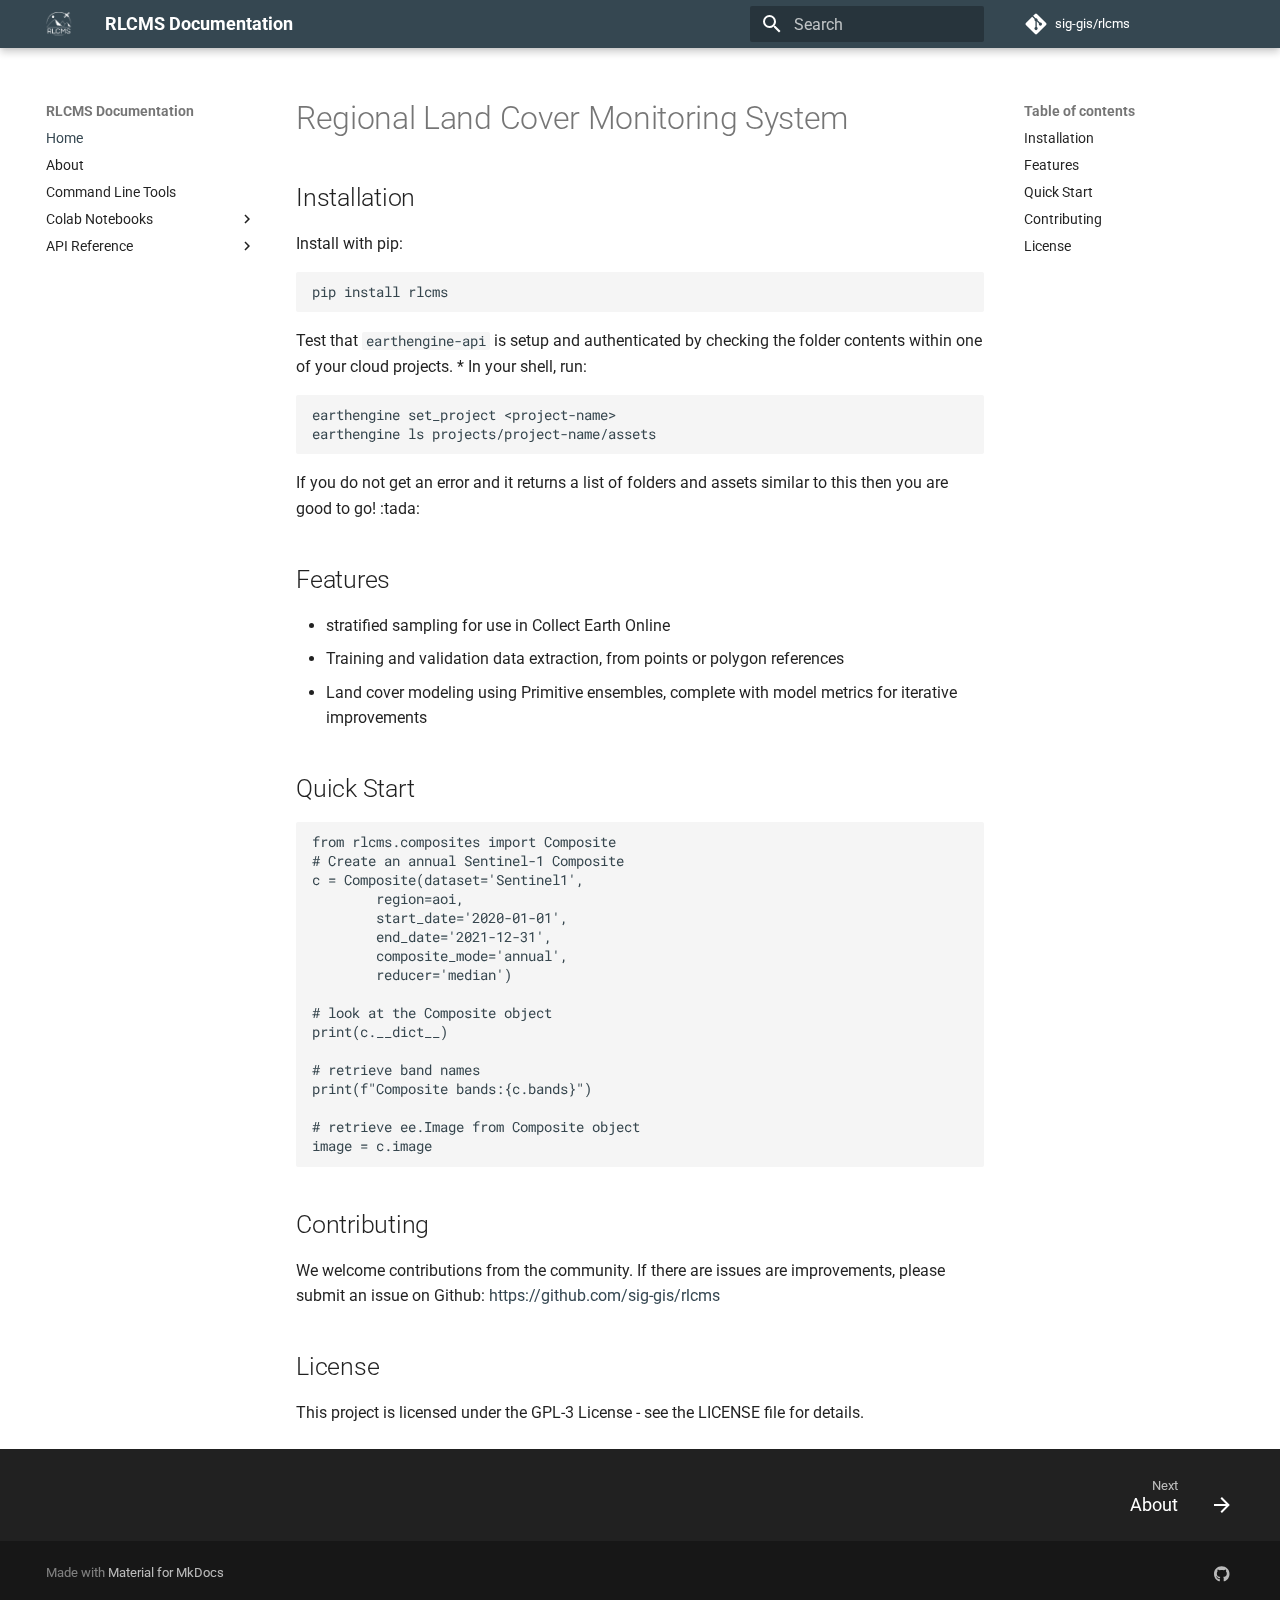
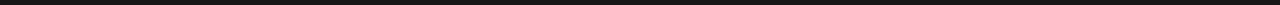
<file: index.html>
<!doctype html>
<html lang="en" class="no-js">
  <head>
    
      <meta charset="utf-8">
      <meta name="viewport" content="width=device-width,initial-scale=1">
      
      
      
      
      
        <link rel="next" href="about/">
      
      
      <link rel="icon" href="img/rlcms_logo_darkblue_fill.png">
      <meta name="generator" content="mkdocs-1.5.3, mkdocs-material-9.4.3">
    
    
      
        <title>RLCMS Documentation</title>
      
    
    
      <link rel="stylesheet" href="assets/stylesheets/main.79e020e9.min.css">
      
        
        <link rel="stylesheet" href="assets/stylesheets/palette.a5377069.min.css">
      
      


    
    
      
    
    
      
        
        
        <link rel="preconnect" href="https://fonts.gstatic.com" crossorigin>
        <link rel="stylesheet" href="https://fonts.googleapis.com/css?family=Roboto:300,300i,400,400i,700,700i%7CRoboto+Mono:400,400i,700,700i&display=fallback">
        <style>:root{--md-text-font:"Roboto";--md-code-font:"Roboto Mono"}</style>
      
    
    
      <link rel="stylesheet" href="assets/_mkdocstrings.css">
    
      <link rel="stylesheet" href="stylesheets/extra.css">
    
    <script>__md_scope=new URL(".",location),__md_hash=e=>[...e].reduce((e,_)=>(e<<5)-e+_.charCodeAt(0),0),__md_get=(e,_=localStorage,t=__md_scope)=>JSON.parse(_.getItem(t.pathname+"."+e)),__md_set=(e,_,t=localStorage,a=__md_scope)=>{try{t.setItem(a.pathname+"."+e,JSON.stringify(_))}catch(e){}}</script>
    
      

    
    
    
  </head>
  
  
    
    
    
    
    
    <body dir="ltr" data-md-color-scheme="default" data-md-color-primary="custom" data-md-color-accent="indigo">
  
    
    
    <input class="md-toggle" data-md-toggle="drawer" type="checkbox" id="__drawer" autocomplete="off">
    <input class="md-toggle" data-md-toggle="search" type="checkbox" id="__search" autocomplete="off">
    <label class="md-overlay" for="__drawer"></label>
    <div data-md-component="skip">
      
        
        <a href="#regional-land-cover-monitoring-system" class="md-skip">
          Skip to content
        </a>
      
    </div>
    <div data-md-component="announce">
      
    </div>
    
    
      

  

<header class="md-header md-header--shadow" data-md-component="header">
  <nav class="md-header__inner md-grid" aria-label="Header">
    <a href="." title="RLCMS Documentation" class="md-header__button md-logo" aria-label="RLCMS Documentation" data-md-component="logo">
      
  <img src="img/rlcms_logo.png" alt="logo">

    </a>
    <label class="md-header__button md-icon" for="__drawer">
      
      <svg xmlns="http://www.w3.org/2000/svg" viewBox="0 0 24 24"><path d="M3 6h18v2H3V6m0 5h18v2H3v-2m0 5h18v2H3v-2Z"/></svg>
    </label>
    <div class="md-header__title" data-md-component="header-title">
      <div class="md-header__ellipsis">
        <div class="md-header__topic">
          <span class="md-ellipsis">
            RLCMS Documentation
          </span>
        </div>
        <div class="md-header__topic" data-md-component="header-topic">
          <span class="md-ellipsis">
            
              Home
            
          </span>
        </div>
      </div>
    </div>
    
      
    
    
    
      <label class="md-header__button md-icon" for="__search">
        
        <svg xmlns="http://www.w3.org/2000/svg" viewBox="0 0 24 24"><path d="M9.5 3A6.5 6.5 0 0 1 16 9.5c0 1.61-.59 3.09-1.56 4.23l.27.27h.79l5 5-1.5 1.5-5-5v-.79l-.27-.27A6.516 6.516 0 0 1 9.5 16 6.5 6.5 0 0 1 3 9.5 6.5 6.5 0 0 1 9.5 3m0 2C7 5 5 7 5 9.5S7 14 9.5 14 14 12 14 9.5 12 5 9.5 5Z"/></svg>
      </label>
      <div class="md-search" data-md-component="search" role="dialog">
  <label class="md-search__overlay" for="__search"></label>
  <div class="md-search__inner" role="search">
    <form class="md-search__form" name="search">
      <input type="text" class="md-search__input" name="query" aria-label="Search" placeholder="Search" autocapitalize="off" autocorrect="off" autocomplete="off" spellcheck="false" data-md-component="search-query" required>
      <label class="md-search__icon md-icon" for="__search">
        
        <svg xmlns="http://www.w3.org/2000/svg" viewBox="0 0 24 24"><path d="M9.5 3A6.5 6.5 0 0 1 16 9.5c0 1.61-.59 3.09-1.56 4.23l.27.27h.79l5 5-1.5 1.5-5-5v-.79l-.27-.27A6.516 6.516 0 0 1 9.5 16 6.5 6.5 0 0 1 3 9.5 6.5 6.5 0 0 1 9.5 3m0 2C7 5 5 7 5 9.5S7 14 9.5 14 14 12 14 9.5 12 5 9.5 5Z"/></svg>
        
        <svg xmlns="http://www.w3.org/2000/svg" viewBox="0 0 24 24"><path d="M20 11v2H8l5.5 5.5-1.42 1.42L4.16 12l7.92-7.92L13.5 5.5 8 11h12Z"/></svg>
      </label>
      <nav class="md-search__options" aria-label="Search">
        
        <button type="reset" class="md-search__icon md-icon" title="Clear" aria-label="Clear" tabindex="-1">
          
          <svg xmlns="http://www.w3.org/2000/svg" viewBox="0 0 24 24"><path d="M19 6.41 17.59 5 12 10.59 6.41 5 5 6.41 10.59 12 5 17.59 6.41 19 12 13.41 17.59 19 19 17.59 13.41 12 19 6.41Z"/></svg>
        </button>
      </nav>
      
    </form>
    <div class="md-search__output">
      <div class="md-search__scrollwrap" data-md-scrollfix>
        <div class="md-search-result" data-md-component="search-result">
          <div class="md-search-result__meta">
            Initializing search
          </div>
          <ol class="md-search-result__list" role="presentation"></ol>
        </div>
      </div>
    </div>
  </div>
</div>
    
    
      <div class="md-header__source">
        <a href="https://github.com/sig-gis/rlcms" title="Go to repository" class="md-source" data-md-component="source">
  <div class="md-source__icon md-icon">
    
    <svg xmlns="http://www.w3.org/2000/svg" viewBox="0 0 448 512"><!--! Font Awesome Free 6.4.2 by @fontawesome - https://fontawesome.com License - https://fontawesome.com/license/free (Icons: CC BY 4.0, Fonts: SIL OFL 1.1, Code: MIT License) Copyright 2023 Fonticons, Inc.--><path d="M439.55 236.05 244 40.45a28.87 28.87 0 0 0-40.81 0l-40.66 40.63 51.52 51.52c27.06-9.14 52.68 16.77 43.39 43.68l49.66 49.66c34.23-11.8 61.18 31 35.47 56.69-26.49 26.49-70.21-2.87-56-37.34L240.22 199v121.85c25.3 12.54 22.26 41.85 9.08 55a34.34 34.34 0 0 1-48.55 0c-17.57-17.6-11.07-46.91 11.25-56v-123c-20.8-8.51-24.6-30.74-18.64-45L142.57 101 8.45 235.14a28.86 28.86 0 0 0 0 40.81l195.61 195.6a28.86 28.86 0 0 0 40.8 0l194.69-194.69a28.86 28.86 0 0 0 0-40.81z"/></svg>
  </div>
  <div class="md-source__repository">
    sig-gis/rlcms
  </div>
</a>
      </div>
    
  </nav>
  
</header>
    
    <div class="md-container" data-md-component="container">
      
      
        
          
        
      
      <main class="md-main" data-md-component="main">
        <div class="md-main__inner md-grid">
          
            
              
              <div class="md-sidebar md-sidebar--primary" data-md-component="sidebar" data-md-type="navigation" >
                <div class="md-sidebar__scrollwrap">
                  <div class="md-sidebar__inner">
                    



<nav class="md-nav md-nav--primary" aria-label="Navigation" data-md-level="0">
  <label class="md-nav__title" for="__drawer">
    <a href="." title="RLCMS Documentation" class="md-nav__button md-logo" aria-label="RLCMS Documentation" data-md-component="logo">
      
  <img src="img/rlcms_logo.png" alt="logo">

    </a>
    RLCMS Documentation
  </label>
  
    <div class="md-nav__source">
      <a href="https://github.com/sig-gis/rlcms" title="Go to repository" class="md-source" data-md-component="source">
  <div class="md-source__icon md-icon">
    
    <svg xmlns="http://www.w3.org/2000/svg" viewBox="0 0 448 512"><!--! Font Awesome Free 6.4.2 by @fontawesome - https://fontawesome.com License - https://fontawesome.com/license/free (Icons: CC BY 4.0, Fonts: SIL OFL 1.1, Code: MIT License) Copyright 2023 Fonticons, Inc.--><path d="M439.55 236.05 244 40.45a28.87 28.87 0 0 0-40.81 0l-40.66 40.63 51.52 51.52c27.06-9.14 52.68 16.77 43.39 43.68l49.66 49.66c34.23-11.8 61.18 31 35.47 56.69-26.49 26.49-70.21-2.87-56-37.34L240.22 199v121.85c25.3 12.54 22.26 41.85 9.08 55a34.34 34.34 0 0 1-48.55 0c-17.57-17.6-11.07-46.91 11.25-56v-123c-20.8-8.51-24.6-30.74-18.64-45L142.57 101 8.45 235.14a28.86 28.86 0 0 0 0 40.81l195.61 195.6a28.86 28.86 0 0 0 40.8 0l194.69-194.69a28.86 28.86 0 0 0 0-40.81z"/></svg>
  </div>
  <div class="md-source__repository">
    sig-gis/rlcms
  </div>
</a>
    </div>
  
  <ul class="md-nav__list" data-md-scrollfix>
    
      
      
  
  
    
  
  
    <li class="md-nav__item md-nav__item--active">
      
      <input class="md-nav__toggle md-toggle" type="checkbox" id="__toc">
      
      
        
      
      
        <label class="md-nav__link md-nav__link--active" for="__toc">
          
  
  <span class="md-ellipsis">
    Home
  </span>
  

          <span class="md-nav__icon md-icon"></span>
        </label>
      
      <a href="." class="md-nav__link md-nav__link--active">
        
  
  <span class="md-ellipsis">
    Home
  </span>
  

      </a>
      
        

<nav class="md-nav md-nav--secondary" aria-label="Table of contents">
  
  
  
    
  
  
    <label class="md-nav__title" for="__toc">
      <span class="md-nav__icon md-icon"></span>
      Table of contents
    </label>
    <ul class="md-nav__list" data-md-component="toc" data-md-scrollfix>
      
        <li class="md-nav__item">
  <a href="#installation" class="md-nav__link">
    Installation
  </a>
  
</li>
      
        <li class="md-nav__item">
  <a href="#features" class="md-nav__link">
    Features
  </a>
  
</li>
      
        <li class="md-nav__item">
  <a href="#quick-start" class="md-nav__link">
    Quick Start
  </a>
  
</li>
      
        <li class="md-nav__item">
  <a href="#contributing" class="md-nav__link">
    Contributing
  </a>
  
</li>
      
        <li class="md-nav__item">
  <a href="#license" class="md-nav__link">
    License
  </a>
  
</li>
      
    </ul>
  
</nav>
      
    </li>
  

    
      
      
  
  
  
    <li class="md-nav__item">
      <a href="about/" class="md-nav__link">
        
  
  <span class="md-ellipsis">
    About
  </span>
  

      </a>
    </li>
  

    
      
      
  
  
  
    <li class="md-nav__item">
      <a href="cli/" class="md-nav__link">
        
  
  <span class="md-ellipsis">
    Command Line Tools
  </span>
  

      </a>
    </li>
  

    
      
      
  
  
  
    
    
    
    
    
    <li class="md-nav__item md-nav__item--nested">
      
        
        
        
        <input class="md-nav__toggle md-toggle " type="checkbox" id="__nav_4" >
        
          
          <label class="md-nav__link" for="__nav_4" id="__nav_4_label" tabindex="0">
            
  
  <span class="md-ellipsis">
    Colab Notebooks
  </span>
  

            <span class="md-nav__icon md-icon"></span>
          </label>
        
        <nav class="md-nav" data-md-level="1" aria-labelledby="__nav_4_label" aria-expanded="false">
          <label class="md-nav__title" for="__nav_4">
            <span class="md-nav__icon md-icon"></span>
            Colab Notebooks
          </label>
          <ul class="md-nav__list" data-md-scrollfix>
            
              
                
  
  
  
    <li class="md-nav__item">
      <a href="colab/compositing/" class="md-nav__link">
        
  
  <span class="md-ellipsis">
    compositing
  </span>
  

      </a>
    </li>
  

              
            
              
                
  
  
  
    <li class="md-nav__item">
      <a href="colab/primitives/" class="md-nav__link">
        
  
  <span class="md-ellipsis">
    primitives
  </span>
  

      </a>
    </li>
  

              
            
              
                
  
  
  
    <li class="md-nav__item">
      <a href="colab/sampling/" class="md-nav__link">
        
  
  <span class="md-ellipsis">
    sampling
  </span>
  

      </a>
    </li>
  

              
            
          </ul>
        </nav>
      
    </li>
  

    
      
      
  
  
  
    
    
    
    
    
    <li class="md-nav__item md-nav__item--nested">
      
        
        
        
        <input class="md-nav__toggle md-toggle " type="checkbox" id="__nav_5" >
        
          
          <label class="md-nav__link" for="__nav_5" id="__nav_5_label" tabindex="0">
            
  
  <span class="md-ellipsis">
    API Reference
  </span>
  

            <span class="md-nav__icon md-icon"></span>
          </label>
        
        <nav class="md-nav" data-md-level="1" aria-labelledby="__nav_5_label" aria-expanded="false">
          <label class="md-nav__title" for="__nav_5">
            <span class="md-nav__icon md-icon"></span>
            API Reference
          </label>
          <ul class="md-nav__list" data-md-scrollfix>
            
              
                
  
  
  
    <li class="md-nav__item">
      <a href="composites/" class="md-nav__link">
        
  
  <span class="md-ellipsis">
    composites module
  </span>
  

      </a>
    </li>
  

              
            
              
                
  
  
  
    <li class="md-nav__item">
      <a href="covariates/" class="md-nav__link">
        
  
  <span class="md-ellipsis">
    covariates module
  </span>
  

      </a>
    </li>
  

              
            
              
                
  
  
  
    <li class="md-nav__item">
      <a href="harmonics/" class="md-nav__link">
        
  
  <span class="md-ellipsis">
    harmonics module
  </span>
  

      </a>
    </li>
  

              
            
              
                
  
  
  
    <li class="md-nav__item">
      <a href="primitives/" class="md-nav__link">
        
  
  <span class="md-ellipsis">
    primitives module
  </span>
  

      </a>
    </li>
  

              
            
              
                
  
  
  
    <li class="md-nav__item">
      <a href="sampling/" class="md-nav__link">
        
  
  <span class="md-ellipsis">
    sampling module
  </span>
  

      </a>
    </li>
  

              
            
              
                
  
  
  
    <li class="md-nav__item">
      <a href="utils/" class="md-nav__link">
        
  
  <span class="md-ellipsis">
    utils module
  </span>
  

      </a>
    </li>
  

              
            
          </ul>
        </nav>
      
    </li>
  

    
  </ul>
</nav>
                  </div>
                </div>
              </div>
            
            
              
              <div class="md-sidebar md-sidebar--secondary" data-md-component="sidebar" data-md-type="toc" >
                <div class="md-sidebar__scrollwrap">
                  <div class="md-sidebar__inner">
                    

<nav class="md-nav md-nav--secondary" aria-label="Table of contents">
  
  
  
    
  
  
    <label class="md-nav__title" for="__toc">
      <span class="md-nav__icon md-icon"></span>
      Table of contents
    </label>
    <ul class="md-nav__list" data-md-component="toc" data-md-scrollfix>
      
        <li class="md-nav__item">
  <a href="#installation" class="md-nav__link">
    Installation
  </a>
  
</li>
      
        <li class="md-nav__item">
  <a href="#features" class="md-nav__link">
    Features
  </a>
  
</li>
      
        <li class="md-nav__item">
  <a href="#quick-start" class="md-nav__link">
    Quick Start
  </a>
  
</li>
      
        <li class="md-nav__item">
  <a href="#contributing" class="md-nav__link">
    Contributing
  </a>
  
</li>
      
        <li class="md-nav__item">
  <a href="#license" class="md-nav__link">
    License
  </a>
  
</li>
      
    </ul>
  
</nav>
                  </div>
                </div>
              </div>
            
          
          
            <div class="md-content" data-md-component="content">
              <article class="md-content__inner md-typeset">
                
                  

  
  


<h1 id="regional-land-cover-monitoring-system">Regional Land Cover Monitoring System</h1>
<h2 id="installation">Installation</h2>
<p>Install with pip: </p>
<pre><code>pip install rlcms
</code></pre>
<p>Test that <code>earthengine-api</code> is setup and authenticated by checking the folder contents within one of your cloud projects. 
* In your shell, run:</p>
<pre><code>earthengine set_project &lt;project-name&gt;
earthengine ls projects/project-name/assets
</code></pre>
<p>If you do not get an error and it returns a list of folders and assets similar to this then you are good to go! :tada:</p>
<h2 id="features">Features</h2>
<ul>
<li>stratified sampling for use in Collect Earth Online</li>
<li>Training and validation data extraction, from points or polygon references</li>
<li>Land cover modeling using Primitive ensembles, complete with model metrics for iterative improvements</li>
</ul>
<h2 id="quick-start">Quick Start</h2>
<pre><code>from rlcms.composites import Composite
# Create an annual Sentinel-1 Composite
c = Composite(dataset='Sentinel1',
        region=aoi,
        start_date='2020-01-01',
        end_date='2021-12-31',
        composite_mode='annual',
        reducer='median')

# look at the Composite object
print(c.__dict__)

# retrieve band names
print(f&quot;Composite bands:{c.bands}&quot;)

# retrieve ee.Image from Composite object 
image = c.image
</code></pre>
<h2 id="contributing">Contributing</h2>
<p>We welcome contributions from the community. If there are issues are improvements, please submit an issue on Github: <a href="https://github.com/sig-gis/rlcms">https://github.com/sig-gis/rlcms</a></p>
<h2 id="license">License</h2>
<p>This project is licensed under the GPL-3 License - see the LICENSE file for details.</p>





                
              </article>
            </div>
          
          
        </div>
        
      </main>
      
        <footer class="md-footer">
  
    
      
      <nav class="md-footer__inner md-grid" aria-label="Footer" >
        
        
          
          <a href="about/" class="md-footer__link md-footer__link--next" aria-label="Next: About">
            <div class="md-footer__title">
              <span class="md-footer__direction">
                Next
              </span>
              <div class="md-ellipsis">
                About
              </div>
            </div>
            <div class="md-footer__button md-icon">
              
              <svg xmlns="http://www.w3.org/2000/svg" viewBox="0 0 24 24"><path d="M4 11v2h12l-5.5 5.5 1.42 1.42L19.84 12l-7.92-7.92L10.5 5.5 16 11H4Z"/></svg>
            </div>
          </a>
        
      </nav>
    
  
  <div class="md-footer-meta md-typeset">
    <div class="md-footer-meta__inner md-grid">
      <div class="md-copyright">
  
  
    Made with
    <a href="https://squidfunk.github.io/mkdocs-material/" target="_blank" rel="noopener">
      Material for MkDocs
    </a>
  
</div>
      
        <div class="md-social">
  
    
    
    
    
      
      
    
    <a href="https://github.com/sig-gis/rlcms" target="_blank" rel="noopener" title="github.com" class="md-social__link">
      <svg xmlns="http://www.w3.org/2000/svg" viewBox="0 0 496 512"><!--! Font Awesome Free 6.4.2 by @fontawesome - https://fontawesome.com License - https://fontawesome.com/license/free (Icons: CC BY 4.0, Fonts: SIL OFL 1.1, Code: MIT License) Copyright 2023 Fonticons, Inc.--><path d="M165.9 397.4c0 2-2.3 3.6-5.2 3.6-3.3.3-5.6-1.3-5.6-3.6 0-2 2.3-3.6 5.2-3.6 3-.3 5.6 1.3 5.6 3.6zm-31.1-4.5c-.7 2 1.3 4.3 4.3 4.9 2.6 1 5.6 0 6.2-2s-1.3-4.3-4.3-5.2c-2.6-.7-5.5.3-6.2 2.3zm44.2-1.7c-2.9.7-4.9 2.6-4.6 4.9.3 2 2.9 3.3 5.9 2.6 2.9-.7 4.9-2.6 4.6-4.6-.3-1.9-3-3.2-5.9-2.9zM244.8 8C106.1 8 0 113.3 0 252c0 110.9 69.8 205.8 169.5 239.2 12.8 2.3 17.3-5.6 17.3-12.1 0-6.2-.3-40.4-.3-61.4 0 0-70 15-84.7-29.8 0 0-11.4-29.1-27.8-36.6 0 0-22.9-15.7 1.6-15.4 0 0 24.9 2 38.6 25.8 21.9 38.6 58.6 27.5 72.9 20.9 2.3-16 8.8-27.1 16-33.7-55.9-6.2-112.3-14.3-112.3-110.5 0-27.5 7.6-41.3 23.6-58.9-2.6-6.5-11.1-33.3 2.6-67.9 20.9-6.5 69 27 69 27 20-5.6 41.5-8.5 62.8-8.5s42.8 2.9 62.8 8.5c0 0 48.1-33.6 69-27 13.7 34.7 5.2 61.4 2.6 67.9 16 17.7 25.8 31.5 25.8 58.9 0 96.5-58.9 104.2-114.8 110.5 9.2 7.9 17 22.9 17 46.4 0 33.7-.3 75.4-.3 83.6 0 6.5 4.6 14.4 17.3 12.1C428.2 457.8 496 362.9 496 252 496 113.3 383.5 8 244.8 8zM97.2 352.9c-1.3 1-1 3.3.7 5.2 1.6 1.6 3.9 2.3 5.2 1 1.3-1 1-3.3-.7-5.2-1.6-1.6-3.9-2.3-5.2-1zm-10.8-8.1c-.7 1.3.3 2.9 2.3 3.9 1.6 1 3.6.7 4.3-.7.7-1.3-.3-2.9-2.3-3.9-2-.6-3.6-.3-4.3.7zm32.4 35.6c-1.6 1.3-1 4.3 1.3 6.2 2.3 2.3 5.2 2.6 6.5 1 1.3-1.3.7-4.3-1.3-6.2-2.2-2.3-5.2-2.6-6.5-1zm-11.4-14.7c-1.6 1-1.6 3.6 0 5.9 1.6 2.3 4.3 3.3 5.6 2.3 1.6-1.3 1.6-3.9 0-6.2-1.4-2.3-4-3.3-5.6-2z"/></svg>
    </a>
  
</div>
      
    </div>
  </div>
</footer>
      
    </div>
    <div class="md-dialog" data-md-component="dialog">
      <div class="md-dialog__inner md-typeset"></div>
    </div>
    
    
    <script id="__config" type="application/json">{"base": ".", "features": ["navigation.footer"], "search": "assets/javascripts/workers/search.a264c092.min.js", "translations": {"clipboard.copied": "Copied to clipboard", "clipboard.copy": "Copy to clipboard", "search.result.more.one": "1 more on this page", "search.result.more.other": "# more on this page", "search.result.none": "No matching documents", "search.result.one": "1 matching document", "search.result.other": "# matching documents", "search.result.placeholder": "Type to start searching", "search.result.term.missing": "Missing", "select.version": "Select version"}}</script>
    
    
      <script src="assets/javascripts/bundle.6eac0284.min.js"></script>
      
    
  </body>
</html>
</file>
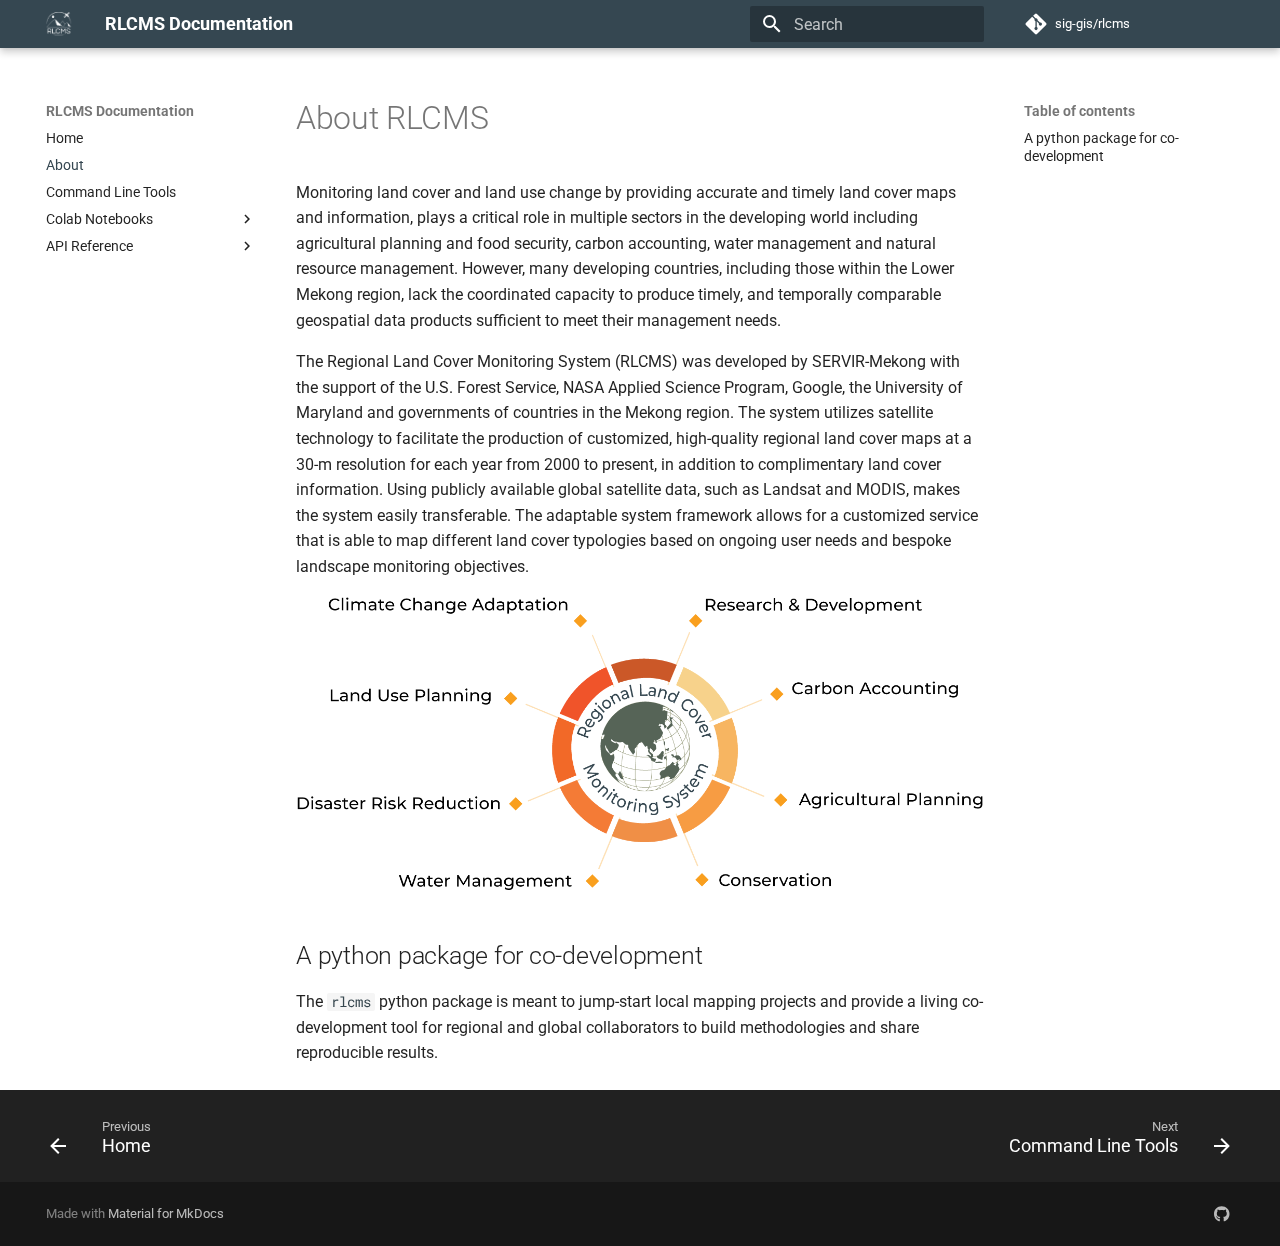
<file: about/index.html>
<!doctype html>
<html lang="en" class="no-js">
  <head>
    
      <meta charset="utf-8">
      <meta name="viewport" content="width=device-width,initial-scale=1">
      
      
      
      
        <link rel="prev" href="..">
      
      
        <link rel="next" href="../cli/">
      
      
      <link rel="icon" href="../img/rlcms_logo_darkblue_fill.png">
      <meta name="generator" content="mkdocs-1.5.3, mkdocs-material-9.4.3">
    
    
      
        <title>About - RLCMS Documentation</title>
      
    
    
      <link rel="stylesheet" href="../assets/stylesheets/main.79e020e9.min.css">
      
        
        <link rel="stylesheet" href="../assets/stylesheets/palette.a5377069.min.css">
      
      


    
    
      
    
    
      
        
        
        <link rel="preconnect" href="https://fonts.gstatic.com" crossorigin>
        <link rel="stylesheet" href="https://fonts.googleapis.com/css?family=Roboto:300,300i,400,400i,700,700i%7CRoboto+Mono:400,400i,700,700i&display=fallback">
        <style>:root{--md-text-font:"Roboto";--md-code-font:"Roboto Mono"}</style>
      
    
    
      <link rel="stylesheet" href="../assets/_mkdocstrings.css">
    
      <link rel="stylesheet" href="../stylesheets/extra.css">
    
    <script>__md_scope=new URL("..",location),__md_hash=e=>[...e].reduce((e,_)=>(e<<5)-e+_.charCodeAt(0),0),__md_get=(e,_=localStorage,t=__md_scope)=>JSON.parse(_.getItem(t.pathname+"."+e)),__md_set=(e,_,t=localStorage,a=__md_scope)=>{try{t.setItem(a.pathname+"."+e,JSON.stringify(_))}catch(e){}}</script>
    
      

    
    
    
  </head>
  
  
    
    
    
    
    
    <body dir="ltr" data-md-color-scheme="default" data-md-color-primary="custom" data-md-color-accent="indigo">
  
    
    
    <input class="md-toggle" data-md-toggle="drawer" type="checkbox" id="__drawer" autocomplete="off">
    <input class="md-toggle" data-md-toggle="search" type="checkbox" id="__search" autocomplete="off">
    <label class="md-overlay" for="__drawer"></label>
    <div data-md-component="skip">
      
        
        <a href="#about-rlcms" class="md-skip">
          Skip to content
        </a>
      
    </div>
    <div data-md-component="announce">
      
    </div>
    
    
      

  

<header class="md-header md-header--shadow" data-md-component="header">
  <nav class="md-header__inner md-grid" aria-label="Header">
    <a href=".." title="RLCMS Documentation" class="md-header__button md-logo" aria-label="RLCMS Documentation" data-md-component="logo">
      
  <img src="../img/rlcms_logo.png" alt="logo">

    </a>
    <label class="md-header__button md-icon" for="__drawer">
      
      <svg xmlns="http://www.w3.org/2000/svg" viewBox="0 0 24 24"><path d="M3 6h18v2H3V6m0 5h18v2H3v-2m0 5h18v2H3v-2Z"/></svg>
    </label>
    <div class="md-header__title" data-md-component="header-title">
      <div class="md-header__ellipsis">
        <div class="md-header__topic">
          <span class="md-ellipsis">
            RLCMS Documentation
          </span>
        </div>
        <div class="md-header__topic" data-md-component="header-topic">
          <span class="md-ellipsis">
            
              About
            
          </span>
        </div>
      </div>
    </div>
    
      
    
    
    
      <label class="md-header__button md-icon" for="__search">
        
        <svg xmlns="http://www.w3.org/2000/svg" viewBox="0 0 24 24"><path d="M9.5 3A6.5 6.5 0 0 1 16 9.5c0 1.61-.59 3.09-1.56 4.23l.27.27h.79l5 5-1.5 1.5-5-5v-.79l-.27-.27A6.516 6.516 0 0 1 9.5 16 6.5 6.5 0 0 1 3 9.5 6.5 6.5 0 0 1 9.5 3m0 2C7 5 5 7 5 9.5S7 14 9.5 14 14 12 14 9.5 12 5 9.5 5Z"/></svg>
      </label>
      <div class="md-search" data-md-component="search" role="dialog">
  <label class="md-search__overlay" for="__search"></label>
  <div class="md-search__inner" role="search">
    <form class="md-search__form" name="search">
      <input type="text" class="md-search__input" name="query" aria-label="Search" placeholder="Search" autocapitalize="off" autocorrect="off" autocomplete="off" spellcheck="false" data-md-component="search-query" required>
      <label class="md-search__icon md-icon" for="__search">
        
        <svg xmlns="http://www.w3.org/2000/svg" viewBox="0 0 24 24"><path d="M9.5 3A6.5 6.5 0 0 1 16 9.5c0 1.61-.59 3.09-1.56 4.23l.27.27h.79l5 5-1.5 1.5-5-5v-.79l-.27-.27A6.516 6.516 0 0 1 9.5 16 6.5 6.5 0 0 1 3 9.5 6.5 6.5 0 0 1 9.5 3m0 2C7 5 5 7 5 9.5S7 14 9.5 14 14 12 14 9.5 12 5 9.5 5Z"/></svg>
        
        <svg xmlns="http://www.w3.org/2000/svg" viewBox="0 0 24 24"><path d="M20 11v2H8l5.5 5.5-1.42 1.42L4.16 12l7.92-7.92L13.5 5.5 8 11h12Z"/></svg>
      </label>
      <nav class="md-search__options" aria-label="Search">
        
        <button type="reset" class="md-search__icon md-icon" title="Clear" aria-label="Clear" tabindex="-1">
          
          <svg xmlns="http://www.w3.org/2000/svg" viewBox="0 0 24 24"><path d="M19 6.41 17.59 5 12 10.59 6.41 5 5 6.41 10.59 12 5 17.59 6.41 19 12 13.41 17.59 19 19 17.59 13.41 12 19 6.41Z"/></svg>
        </button>
      </nav>
      
    </form>
    <div class="md-search__output">
      <div class="md-search__scrollwrap" data-md-scrollfix>
        <div class="md-search-result" data-md-component="search-result">
          <div class="md-search-result__meta">
            Initializing search
          </div>
          <ol class="md-search-result__list" role="presentation"></ol>
        </div>
      </div>
    </div>
  </div>
</div>
    
    
      <div class="md-header__source">
        <a href="https://github.com/sig-gis/rlcms" title="Go to repository" class="md-source" data-md-component="source">
  <div class="md-source__icon md-icon">
    
    <svg xmlns="http://www.w3.org/2000/svg" viewBox="0 0 448 512"><!--! Font Awesome Free 6.4.2 by @fontawesome - https://fontawesome.com License - https://fontawesome.com/license/free (Icons: CC BY 4.0, Fonts: SIL OFL 1.1, Code: MIT License) Copyright 2023 Fonticons, Inc.--><path d="M439.55 236.05 244 40.45a28.87 28.87 0 0 0-40.81 0l-40.66 40.63 51.52 51.52c27.06-9.14 52.68 16.77 43.39 43.68l49.66 49.66c34.23-11.8 61.18 31 35.47 56.69-26.49 26.49-70.21-2.87-56-37.34L240.22 199v121.85c25.3 12.54 22.26 41.85 9.08 55a34.34 34.34 0 0 1-48.55 0c-17.57-17.6-11.07-46.91 11.25-56v-123c-20.8-8.51-24.6-30.74-18.64-45L142.57 101 8.45 235.14a28.86 28.86 0 0 0 0 40.81l195.61 195.6a28.86 28.86 0 0 0 40.8 0l194.69-194.69a28.86 28.86 0 0 0 0-40.81z"/></svg>
  </div>
  <div class="md-source__repository">
    sig-gis/rlcms
  </div>
</a>
      </div>
    
  </nav>
  
</header>
    
    <div class="md-container" data-md-component="container">
      
      
        
          
        
      
      <main class="md-main" data-md-component="main">
        <div class="md-main__inner md-grid">
          
            
              
              <div class="md-sidebar md-sidebar--primary" data-md-component="sidebar" data-md-type="navigation" >
                <div class="md-sidebar__scrollwrap">
                  <div class="md-sidebar__inner">
                    



<nav class="md-nav md-nav--primary" aria-label="Navigation" data-md-level="0">
  <label class="md-nav__title" for="__drawer">
    <a href=".." title="RLCMS Documentation" class="md-nav__button md-logo" aria-label="RLCMS Documentation" data-md-component="logo">
      
  <img src="../img/rlcms_logo.png" alt="logo">

    </a>
    RLCMS Documentation
  </label>
  
    <div class="md-nav__source">
      <a href="https://github.com/sig-gis/rlcms" title="Go to repository" class="md-source" data-md-component="source">
  <div class="md-source__icon md-icon">
    
    <svg xmlns="http://www.w3.org/2000/svg" viewBox="0 0 448 512"><!--! Font Awesome Free 6.4.2 by @fontawesome - https://fontawesome.com License - https://fontawesome.com/license/free (Icons: CC BY 4.0, Fonts: SIL OFL 1.1, Code: MIT License) Copyright 2023 Fonticons, Inc.--><path d="M439.55 236.05 244 40.45a28.87 28.87 0 0 0-40.81 0l-40.66 40.63 51.52 51.52c27.06-9.14 52.68 16.77 43.39 43.68l49.66 49.66c34.23-11.8 61.18 31 35.47 56.69-26.49 26.49-70.21-2.87-56-37.34L240.22 199v121.85c25.3 12.54 22.26 41.85 9.08 55a34.34 34.34 0 0 1-48.55 0c-17.57-17.6-11.07-46.91 11.25-56v-123c-20.8-8.51-24.6-30.74-18.64-45L142.57 101 8.45 235.14a28.86 28.86 0 0 0 0 40.81l195.61 195.6a28.86 28.86 0 0 0 40.8 0l194.69-194.69a28.86 28.86 0 0 0 0-40.81z"/></svg>
  </div>
  <div class="md-source__repository">
    sig-gis/rlcms
  </div>
</a>
    </div>
  
  <ul class="md-nav__list" data-md-scrollfix>
    
      
      
  
  
  
    <li class="md-nav__item">
      <a href=".." class="md-nav__link">
        
  
  <span class="md-ellipsis">
    Home
  </span>
  

      </a>
    </li>
  

    
      
      
  
  
    
  
  
    <li class="md-nav__item md-nav__item--active">
      
      <input class="md-nav__toggle md-toggle" type="checkbox" id="__toc">
      
      
        
      
      
        <label class="md-nav__link md-nav__link--active" for="__toc">
          
  
  <span class="md-ellipsis">
    About
  </span>
  

          <span class="md-nav__icon md-icon"></span>
        </label>
      
      <a href="./" class="md-nav__link md-nav__link--active">
        
  
  <span class="md-ellipsis">
    About
  </span>
  

      </a>
      
        

<nav class="md-nav md-nav--secondary" aria-label="Table of contents">
  
  
  
    
  
  
    <label class="md-nav__title" for="__toc">
      <span class="md-nav__icon md-icon"></span>
      Table of contents
    </label>
    <ul class="md-nav__list" data-md-component="toc" data-md-scrollfix>
      
        <li class="md-nav__item">
  <a href="#a-python-package-for-co-development" class="md-nav__link">
    A python package for co-development
  </a>
  
</li>
      
    </ul>
  
</nav>
      
    </li>
  

    
      
      
  
  
  
    <li class="md-nav__item">
      <a href="../cli/" class="md-nav__link">
        
  
  <span class="md-ellipsis">
    Command Line Tools
  </span>
  

      </a>
    </li>
  

    
      
      
  
  
  
    
    
    
    
    
    <li class="md-nav__item md-nav__item--nested">
      
        
        
        
        <input class="md-nav__toggle md-toggle " type="checkbox" id="__nav_4" >
        
          
          <label class="md-nav__link" for="__nav_4" id="__nav_4_label" tabindex="0">
            
  
  <span class="md-ellipsis">
    Colab Notebooks
  </span>
  

            <span class="md-nav__icon md-icon"></span>
          </label>
        
        <nav class="md-nav" data-md-level="1" aria-labelledby="__nav_4_label" aria-expanded="false">
          <label class="md-nav__title" for="__nav_4">
            <span class="md-nav__icon md-icon"></span>
            Colab Notebooks
          </label>
          <ul class="md-nav__list" data-md-scrollfix>
            
              
                
  
  
  
    <li class="md-nav__item">
      <a href="../colab/compositing/" class="md-nav__link">
        
  
  <span class="md-ellipsis">
    compositing
  </span>
  

      </a>
    </li>
  

              
            
              
                
  
  
  
    <li class="md-nav__item">
      <a href="../colab/primitives/" class="md-nav__link">
        
  
  <span class="md-ellipsis">
    primitives
  </span>
  

      </a>
    </li>
  

              
            
              
                
  
  
  
    <li class="md-nav__item">
      <a href="../colab/sampling/" class="md-nav__link">
        
  
  <span class="md-ellipsis">
    sampling
  </span>
  

      </a>
    </li>
  

              
            
          </ul>
        </nav>
      
    </li>
  

    
      
      
  
  
  
    
    
    
    
    
    <li class="md-nav__item md-nav__item--nested">
      
        
        
        
        <input class="md-nav__toggle md-toggle " type="checkbox" id="__nav_5" >
        
          
          <label class="md-nav__link" for="__nav_5" id="__nav_5_label" tabindex="0">
            
  
  <span class="md-ellipsis">
    API Reference
  </span>
  

            <span class="md-nav__icon md-icon"></span>
          </label>
        
        <nav class="md-nav" data-md-level="1" aria-labelledby="__nav_5_label" aria-expanded="false">
          <label class="md-nav__title" for="__nav_5">
            <span class="md-nav__icon md-icon"></span>
            API Reference
          </label>
          <ul class="md-nav__list" data-md-scrollfix>
            
              
                
  
  
  
    <li class="md-nav__item">
      <a href="../composites/" class="md-nav__link">
        
  
  <span class="md-ellipsis">
    composites module
  </span>
  

      </a>
    </li>
  

              
            
              
                
  
  
  
    <li class="md-nav__item">
      <a href="../covariates/" class="md-nav__link">
        
  
  <span class="md-ellipsis">
    covariates module
  </span>
  

      </a>
    </li>
  

              
            
              
                
  
  
  
    <li class="md-nav__item">
      <a href="../harmonics/" class="md-nav__link">
        
  
  <span class="md-ellipsis">
    harmonics module
  </span>
  

      </a>
    </li>
  

              
            
              
                
  
  
  
    <li class="md-nav__item">
      <a href="../primitives/" class="md-nav__link">
        
  
  <span class="md-ellipsis">
    primitives module
  </span>
  

      </a>
    </li>
  

              
            
              
                
  
  
  
    <li class="md-nav__item">
      <a href="../sampling/" class="md-nav__link">
        
  
  <span class="md-ellipsis">
    sampling module
  </span>
  

      </a>
    </li>
  

              
            
              
                
  
  
  
    <li class="md-nav__item">
      <a href="../utils/" class="md-nav__link">
        
  
  <span class="md-ellipsis">
    utils module
  </span>
  

      </a>
    </li>
  

              
            
          </ul>
        </nav>
      
    </li>
  

    
  </ul>
</nav>
                  </div>
                </div>
              </div>
            
            
              
              <div class="md-sidebar md-sidebar--secondary" data-md-component="sidebar" data-md-type="toc" >
                <div class="md-sidebar__scrollwrap">
                  <div class="md-sidebar__inner">
                    

<nav class="md-nav md-nav--secondary" aria-label="Table of contents">
  
  
  
    
  
  
    <label class="md-nav__title" for="__toc">
      <span class="md-nav__icon md-icon"></span>
      Table of contents
    </label>
    <ul class="md-nav__list" data-md-component="toc" data-md-scrollfix>
      
        <li class="md-nav__item">
  <a href="#a-python-package-for-co-development" class="md-nav__link">
    A python package for co-development
  </a>
  
</li>
      
    </ul>
  
</nav>
                  </div>
                </div>
              </div>
            
          
          
            <div class="md-content" data-md-component="content">
              <article class="md-content__inner md-typeset">
                
                  

  
  


<h1 id="about-rlcms">About RLCMS</h1>
<p>Monitoring land cover and land use change by providing accurate and timely land cover maps and information, plays a critical role in multiple sectors in the developing world including agricultural planning and food security, carbon accounting, water management and natural resource management. However, many developing countries, including those within the Lower Mekong region, lack the coordinated capacity to produce timely, and temporally comparable geospatial data products sufficient to meet their management needs.</p>
<p>The Regional Land Cover Monitoring System (RLCMS) was developed by SERVIR-Mekong with the support of the U.S. Forest Service, NASA Applied Science Program, Google, the University of Maryland and governments of countries in the Mekong region. The system utilizes satellite technology to facilitate the production of customized, high-quality regional land cover maps at a 30-m resolution for each year from 2000 to present, in addition to complimentary land cover information. Using publicly available global satellite data, such as Landsat and MODIS, makes the system easily transferable. The adaptable system framework allows for a customized service that is able to map different land cover typologies based on ongoing user needs and bespoke landscape monitoring objectives.</p>
<p><img alt="Diagram" src="../img/RLCMS_Diagram_cycle.png" /></p>
<h2 id="a-python-package-for-co-development">A python package for co-development</h2>
<p>The <code>rlcms</code> python package is meant to jump-start local mapping projects and provide a living co-development tool for regional and global collaborators to build methodologies and share reproducible results. </p>





                
              </article>
            </div>
          
          
        </div>
        
      </main>
      
        <footer class="md-footer">
  
    
      
      <nav class="md-footer__inner md-grid" aria-label="Footer" >
        
          
          <a href=".." class="md-footer__link md-footer__link--prev" aria-label="Previous: Home">
            <div class="md-footer__button md-icon">
              
              <svg xmlns="http://www.w3.org/2000/svg" viewBox="0 0 24 24"><path d="M20 11v2H8l5.5 5.5-1.42 1.42L4.16 12l7.92-7.92L13.5 5.5 8 11h12Z"/></svg>
            </div>
            <div class="md-footer__title">
              <span class="md-footer__direction">
                Previous
              </span>
              <div class="md-ellipsis">
                Home
              </div>
            </div>
          </a>
        
        
          
          <a href="../cli/" class="md-footer__link md-footer__link--next" aria-label="Next: Command Line Tools">
            <div class="md-footer__title">
              <span class="md-footer__direction">
                Next
              </span>
              <div class="md-ellipsis">
                Command Line Tools
              </div>
            </div>
            <div class="md-footer__button md-icon">
              
              <svg xmlns="http://www.w3.org/2000/svg" viewBox="0 0 24 24"><path d="M4 11v2h12l-5.5 5.5 1.42 1.42L19.84 12l-7.92-7.92L10.5 5.5 16 11H4Z"/></svg>
            </div>
          </a>
        
      </nav>
    
  
  <div class="md-footer-meta md-typeset">
    <div class="md-footer-meta__inner md-grid">
      <div class="md-copyright">
  
  
    Made with
    <a href="https://squidfunk.github.io/mkdocs-material/" target="_blank" rel="noopener">
      Material for MkDocs
    </a>
  
</div>
      
        <div class="md-social">
  
    
    
    
    
      
      
    
    <a href="https://github.com/sig-gis/rlcms" target="_blank" rel="noopener" title="github.com" class="md-social__link">
      <svg xmlns="http://www.w3.org/2000/svg" viewBox="0 0 496 512"><!--! Font Awesome Free 6.4.2 by @fontawesome - https://fontawesome.com License - https://fontawesome.com/license/free (Icons: CC BY 4.0, Fonts: SIL OFL 1.1, Code: MIT License) Copyright 2023 Fonticons, Inc.--><path d="M165.9 397.4c0 2-2.3 3.6-5.2 3.6-3.3.3-5.6-1.3-5.6-3.6 0-2 2.3-3.6 5.2-3.6 3-.3 5.6 1.3 5.6 3.6zm-31.1-4.5c-.7 2 1.3 4.3 4.3 4.9 2.6 1 5.6 0 6.2-2s-1.3-4.3-4.3-5.2c-2.6-.7-5.5.3-6.2 2.3zm44.2-1.7c-2.9.7-4.9 2.6-4.6 4.9.3 2 2.9 3.3 5.9 2.6 2.9-.7 4.9-2.6 4.6-4.6-.3-1.9-3-3.2-5.9-2.9zM244.8 8C106.1 8 0 113.3 0 252c0 110.9 69.8 205.8 169.5 239.2 12.8 2.3 17.3-5.6 17.3-12.1 0-6.2-.3-40.4-.3-61.4 0 0-70 15-84.7-29.8 0 0-11.4-29.1-27.8-36.6 0 0-22.9-15.7 1.6-15.4 0 0 24.9 2 38.6 25.8 21.9 38.6 58.6 27.5 72.9 20.9 2.3-16 8.8-27.1 16-33.7-55.9-6.2-112.3-14.3-112.3-110.5 0-27.5 7.6-41.3 23.6-58.9-2.6-6.5-11.1-33.3 2.6-67.9 20.9-6.5 69 27 69 27 20-5.6 41.5-8.5 62.8-8.5s42.8 2.9 62.8 8.5c0 0 48.1-33.6 69-27 13.7 34.7 5.2 61.4 2.6 67.9 16 17.7 25.8 31.5 25.8 58.9 0 96.5-58.9 104.2-114.8 110.5 9.2 7.9 17 22.9 17 46.4 0 33.7-.3 75.4-.3 83.6 0 6.5 4.6 14.4 17.3 12.1C428.2 457.8 496 362.9 496 252 496 113.3 383.5 8 244.8 8zM97.2 352.9c-1.3 1-1 3.3.7 5.2 1.6 1.6 3.9 2.3 5.2 1 1.3-1 1-3.3-.7-5.2-1.6-1.6-3.9-2.3-5.2-1zm-10.8-8.1c-.7 1.3.3 2.9 2.3 3.9 1.6 1 3.6.7 4.3-.7.7-1.3-.3-2.9-2.3-3.9-2-.6-3.6-.3-4.3.7zm32.4 35.6c-1.6 1.3-1 4.3 1.3 6.2 2.3 2.3 5.2 2.6 6.5 1 1.3-1.3.7-4.3-1.3-6.2-2.2-2.3-5.2-2.6-6.5-1zm-11.4-14.7c-1.6 1-1.6 3.6 0 5.9 1.6 2.3 4.3 3.3 5.6 2.3 1.6-1.3 1.6-3.9 0-6.2-1.4-2.3-4-3.3-5.6-2z"/></svg>
    </a>
  
</div>
      
    </div>
  </div>
</footer>
      
    </div>
    <div class="md-dialog" data-md-component="dialog">
      <div class="md-dialog__inner md-typeset"></div>
    </div>
    
    
    <script id="__config" type="application/json">{"base": "..", "features": ["navigation.footer"], "search": "../assets/javascripts/workers/search.a264c092.min.js", "translations": {"clipboard.copied": "Copied to clipboard", "clipboard.copy": "Copy to clipboard", "search.result.more.one": "1 more on this page", "search.result.more.other": "# more on this page", "search.result.none": "No matching documents", "search.result.one": "1 matching document", "search.result.other": "# matching documents", "search.result.placeholder": "Type to start searching", "search.result.term.missing": "Missing", "select.version": "Select version"}}</script>
    
    
      <script src="../assets/javascripts/bundle.6eac0284.min.js"></script>
      
    
  </body>
</html>
</file>
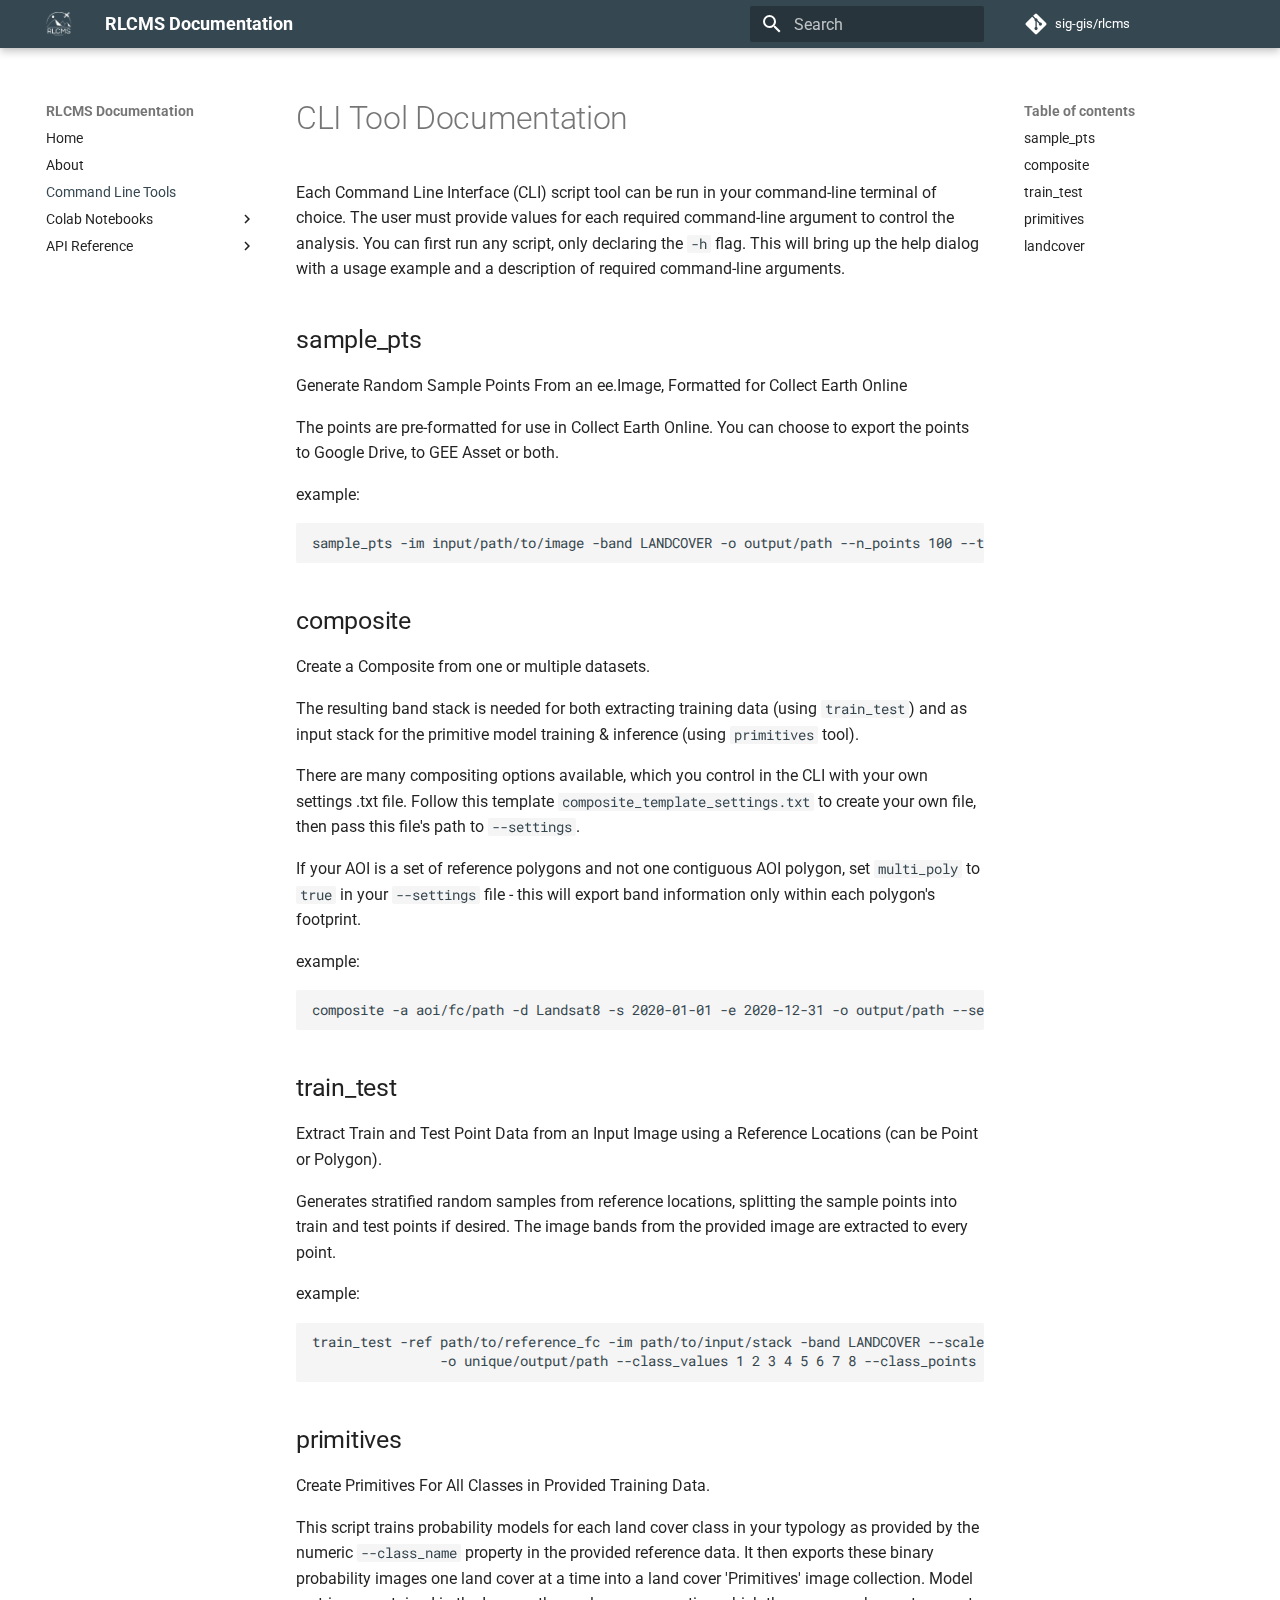
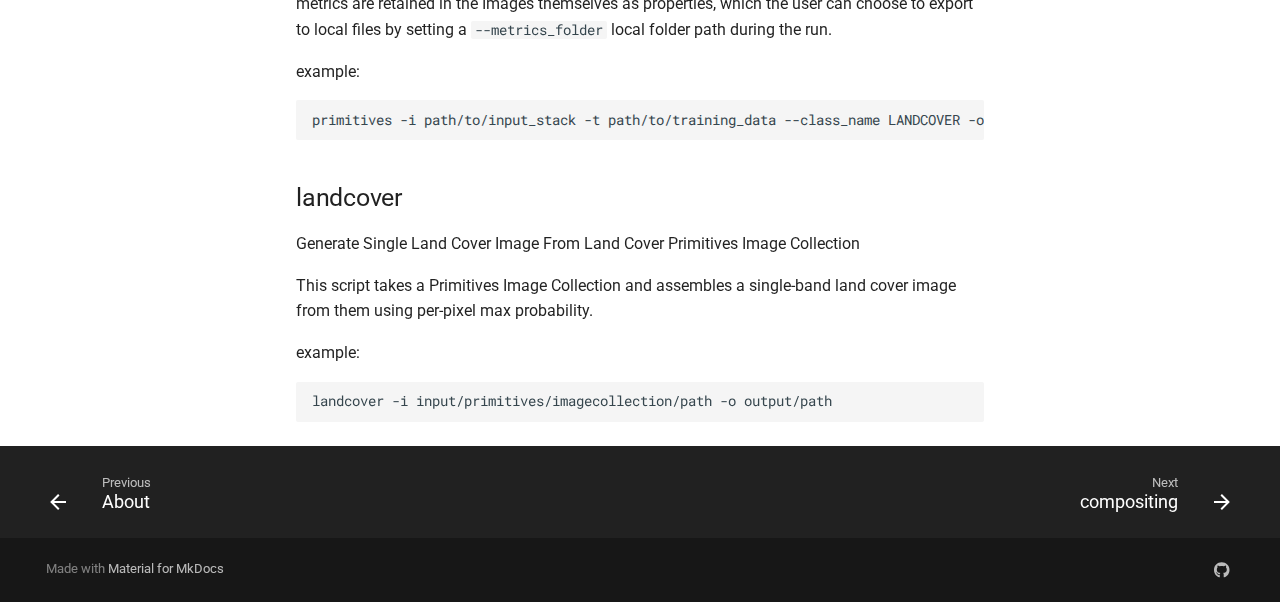
<file: cli/index.html>
<!doctype html>
<html lang="en" class="no-js">
  <head>
    
      <meta charset="utf-8">
      <meta name="viewport" content="width=device-width,initial-scale=1">
      
      
      
      
        <link rel="prev" href="../about/">
      
      
        <link rel="next" href="../colab/compositing/">
      
      
      <link rel="icon" href="../img/rlcms_logo_darkblue_fill.png">
      <meta name="generator" content="mkdocs-1.5.3, mkdocs-material-9.4.3">
    
    
      
        <title>Command Line Tools - RLCMS Documentation</title>
      
    
    
      <link rel="stylesheet" href="../assets/stylesheets/main.79e020e9.min.css">
      
        
        <link rel="stylesheet" href="../assets/stylesheets/palette.a5377069.min.css">
      
      


    
    
      
    
    
      
        
        
        <link rel="preconnect" href="https://fonts.gstatic.com" crossorigin>
        <link rel="stylesheet" href="https://fonts.googleapis.com/css?family=Roboto:300,300i,400,400i,700,700i%7CRoboto+Mono:400,400i,700,700i&display=fallback">
        <style>:root{--md-text-font:"Roboto";--md-code-font:"Roboto Mono"}</style>
      
    
    
      <link rel="stylesheet" href="../assets/_mkdocstrings.css">
    
      <link rel="stylesheet" href="../stylesheets/extra.css">
    
    <script>__md_scope=new URL("..",location),__md_hash=e=>[...e].reduce((e,_)=>(e<<5)-e+_.charCodeAt(0),0),__md_get=(e,_=localStorage,t=__md_scope)=>JSON.parse(_.getItem(t.pathname+"."+e)),__md_set=(e,_,t=localStorage,a=__md_scope)=>{try{t.setItem(a.pathname+"."+e,JSON.stringify(_))}catch(e){}}</script>
    
      

    
    
    
  </head>
  
  
    
    
    
    
    
    <body dir="ltr" data-md-color-scheme="default" data-md-color-primary="custom" data-md-color-accent="indigo">
  
    
    
    <input class="md-toggle" data-md-toggle="drawer" type="checkbox" id="__drawer" autocomplete="off">
    <input class="md-toggle" data-md-toggle="search" type="checkbox" id="__search" autocomplete="off">
    <label class="md-overlay" for="__drawer"></label>
    <div data-md-component="skip">
      
        
        <a href="#cli-tool-documentation" class="md-skip">
          Skip to content
        </a>
      
    </div>
    <div data-md-component="announce">
      
    </div>
    
    
      

  

<header class="md-header md-header--shadow" data-md-component="header">
  <nav class="md-header__inner md-grid" aria-label="Header">
    <a href=".." title="RLCMS Documentation" class="md-header__button md-logo" aria-label="RLCMS Documentation" data-md-component="logo">
      
  <img src="../img/rlcms_logo.png" alt="logo">

    </a>
    <label class="md-header__button md-icon" for="__drawer">
      
      <svg xmlns="http://www.w3.org/2000/svg" viewBox="0 0 24 24"><path d="M3 6h18v2H3V6m0 5h18v2H3v-2m0 5h18v2H3v-2Z"/></svg>
    </label>
    <div class="md-header__title" data-md-component="header-title">
      <div class="md-header__ellipsis">
        <div class="md-header__topic">
          <span class="md-ellipsis">
            RLCMS Documentation
          </span>
        </div>
        <div class="md-header__topic" data-md-component="header-topic">
          <span class="md-ellipsis">
            
              Command Line Tools
            
          </span>
        </div>
      </div>
    </div>
    
      
    
    
    
      <label class="md-header__button md-icon" for="__search">
        
        <svg xmlns="http://www.w3.org/2000/svg" viewBox="0 0 24 24"><path d="M9.5 3A6.5 6.5 0 0 1 16 9.5c0 1.61-.59 3.09-1.56 4.23l.27.27h.79l5 5-1.5 1.5-5-5v-.79l-.27-.27A6.516 6.516 0 0 1 9.5 16 6.5 6.5 0 0 1 3 9.5 6.5 6.5 0 0 1 9.5 3m0 2C7 5 5 7 5 9.5S7 14 9.5 14 14 12 14 9.5 12 5 9.5 5Z"/></svg>
      </label>
      <div class="md-search" data-md-component="search" role="dialog">
  <label class="md-search__overlay" for="__search"></label>
  <div class="md-search__inner" role="search">
    <form class="md-search__form" name="search">
      <input type="text" class="md-search__input" name="query" aria-label="Search" placeholder="Search" autocapitalize="off" autocorrect="off" autocomplete="off" spellcheck="false" data-md-component="search-query" required>
      <label class="md-search__icon md-icon" for="__search">
        
        <svg xmlns="http://www.w3.org/2000/svg" viewBox="0 0 24 24"><path d="M9.5 3A6.5 6.5 0 0 1 16 9.5c0 1.61-.59 3.09-1.56 4.23l.27.27h.79l5 5-1.5 1.5-5-5v-.79l-.27-.27A6.516 6.516 0 0 1 9.5 16 6.5 6.5 0 0 1 3 9.5 6.5 6.5 0 0 1 9.5 3m0 2C7 5 5 7 5 9.5S7 14 9.5 14 14 12 14 9.5 12 5 9.5 5Z"/></svg>
        
        <svg xmlns="http://www.w3.org/2000/svg" viewBox="0 0 24 24"><path d="M20 11v2H8l5.5 5.5-1.42 1.42L4.16 12l7.92-7.92L13.5 5.5 8 11h12Z"/></svg>
      </label>
      <nav class="md-search__options" aria-label="Search">
        
        <button type="reset" class="md-search__icon md-icon" title="Clear" aria-label="Clear" tabindex="-1">
          
          <svg xmlns="http://www.w3.org/2000/svg" viewBox="0 0 24 24"><path d="M19 6.41 17.59 5 12 10.59 6.41 5 5 6.41 10.59 12 5 17.59 6.41 19 12 13.41 17.59 19 19 17.59 13.41 12 19 6.41Z"/></svg>
        </button>
      </nav>
      
    </form>
    <div class="md-search__output">
      <div class="md-search__scrollwrap" data-md-scrollfix>
        <div class="md-search-result" data-md-component="search-result">
          <div class="md-search-result__meta">
            Initializing search
          </div>
          <ol class="md-search-result__list" role="presentation"></ol>
        </div>
      </div>
    </div>
  </div>
</div>
    
    
      <div class="md-header__source">
        <a href="https://github.com/sig-gis/rlcms" title="Go to repository" class="md-source" data-md-component="source">
  <div class="md-source__icon md-icon">
    
    <svg xmlns="http://www.w3.org/2000/svg" viewBox="0 0 448 512"><!--! Font Awesome Free 6.4.2 by @fontawesome - https://fontawesome.com License - https://fontawesome.com/license/free (Icons: CC BY 4.0, Fonts: SIL OFL 1.1, Code: MIT License) Copyright 2023 Fonticons, Inc.--><path d="M439.55 236.05 244 40.45a28.87 28.87 0 0 0-40.81 0l-40.66 40.63 51.52 51.52c27.06-9.14 52.68 16.77 43.39 43.68l49.66 49.66c34.23-11.8 61.18 31 35.47 56.69-26.49 26.49-70.21-2.87-56-37.34L240.22 199v121.85c25.3 12.54 22.26 41.85 9.08 55a34.34 34.34 0 0 1-48.55 0c-17.57-17.6-11.07-46.91 11.25-56v-123c-20.8-8.51-24.6-30.74-18.64-45L142.57 101 8.45 235.14a28.86 28.86 0 0 0 0 40.81l195.61 195.6a28.86 28.86 0 0 0 40.8 0l194.69-194.69a28.86 28.86 0 0 0 0-40.81z"/></svg>
  </div>
  <div class="md-source__repository">
    sig-gis/rlcms
  </div>
</a>
      </div>
    
  </nav>
  
</header>
    
    <div class="md-container" data-md-component="container">
      
      
        
          
        
      
      <main class="md-main" data-md-component="main">
        <div class="md-main__inner md-grid">
          
            
              
              <div class="md-sidebar md-sidebar--primary" data-md-component="sidebar" data-md-type="navigation" >
                <div class="md-sidebar__scrollwrap">
                  <div class="md-sidebar__inner">
                    



<nav class="md-nav md-nav--primary" aria-label="Navigation" data-md-level="0">
  <label class="md-nav__title" for="__drawer">
    <a href=".." title="RLCMS Documentation" class="md-nav__button md-logo" aria-label="RLCMS Documentation" data-md-component="logo">
      
  <img src="../img/rlcms_logo.png" alt="logo">

    </a>
    RLCMS Documentation
  </label>
  
    <div class="md-nav__source">
      <a href="https://github.com/sig-gis/rlcms" title="Go to repository" class="md-source" data-md-component="source">
  <div class="md-source__icon md-icon">
    
    <svg xmlns="http://www.w3.org/2000/svg" viewBox="0 0 448 512"><!--! Font Awesome Free 6.4.2 by @fontawesome - https://fontawesome.com License - https://fontawesome.com/license/free (Icons: CC BY 4.0, Fonts: SIL OFL 1.1, Code: MIT License) Copyright 2023 Fonticons, Inc.--><path d="M439.55 236.05 244 40.45a28.87 28.87 0 0 0-40.81 0l-40.66 40.63 51.52 51.52c27.06-9.14 52.68 16.77 43.39 43.68l49.66 49.66c34.23-11.8 61.18 31 35.47 56.69-26.49 26.49-70.21-2.87-56-37.34L240.22 199v121.85c25.3 12.54 22.26 41.85 9.08 55a34.34 34.34 0 0 1-48.55 0c-17.57-17.6-11.07-46.91 11.25-56v-123c-20.8-8.51-24.6-30.74-18.64-45L142.57 101 8.45 235.14a28.86 28.86 0 0 0 0 40.81l195.61 195.6a28.86 28.86 0 0 0 40.8 0l194.69-194.69a28.86 28.86 0 0 0 0-40.81z"/></svg>
  </div>
  <div class="md-source__repository">
    sig-gis/rlcms
  </div>
</a>
    </div>
  
  <ul class="md-nav__list" data-md-scrollfix>
    
      
      
  
  
  
    <li class="md-nav__item">
      <a href=".." class="md-nav__link">
        
  
  <span class="md-ellipsis">
    Home
  </span>
  

      </a>
    </li>
  

    
      
      
  
  
  
    <li class="md-nav__item">
      <a href="../about/" class="md-nav__link">
        
  
  <span class="md-ellipsis">
    About
  </span>
  

      </a>
    </li>
  

    
      
      
  
  
    
  
  
    <li class="md-nav__item md-nav__item--active">
      
      <input class="md-nav__toggle md-toggle" type="checkbox" id="__toc">
      
      
        
      
      
        <label class="md-nav__link md-nav__link--active" for="__toc">
          
  
  <span class="md-ellipsis">
    Command Line Tools
  </span>
  

          <span class="md-nav__icon md-icon"></span>
        </label>
      
      <a href="./" class="md-nav__link md-nav__link--active">
        
  
  <span class="md-ellipsis">
    Command Line Tools
  </span>
  

      </a>
      
        

<nav class="md-nav md-nav--secondary" aria-label="Table of contents">
  
  
  
    
  
  
    <label class="md-nav__title" for="__toc">
      <span class="md-nav__icon md-icon"></span>
      Table of contents
    </label>
    <ul class="md-nav__list" data-md-component="toc" data-md-scrollfix>
      
        <li class="md-nav__item">
  <a href="#sample_pts" class="md-nav__link">
    sample_pts
  </a>
  
</li>
      
        <li class="md-nav__item">
  <a href="#composite" class="md-nav__link">
    composite
  </a>
  
</li>
      
        <li class="md-nav__item">
  <a href="#train_test" class="md-nav__link">
    train_test
  </a>
  
</li>
      
        <li class="md-nav__item">
  <a href="#primitives" class="md-nav__link">
    primitives
  </a>
  
</li>
      
        <li class="md-nav__item">
  <a href="#landcover" class="md-nav__link">
    landcover
  </a>
  
</li>
      
    </ul>
  
</nav>
      
    </li>
  

    
      
      
  
  
  
    
    
    
    
    
    <li class="md-nav__item md-nav__item--nested">
      
        
        
        
        <input class="md-nav__toggle md-toggle " type="checkbox" id="__nav_4" >
        
          
          <label class="md-nav__link" for="__nav_4" id="__nav_4_label" tabindex="0">
            
  
  <span class="md-ellipsis">
    Colab Notebooks
  </span>
  

            <span class="md-nav__icon md-icon"></span>
          </label>
        
        <nav class="md-nav" data-md-level="1" aria-labelledby="__nav_4_label" aria-expanded="false">
          <label class="md-nav__title" for="__nav_4">
            <span class="md-nav__icon md-icon"></span>
            Colab Notebooks
          </label>
          <ul class="md-nav__list" data-md-scrollfix>
            
              
                
  
  
  
    <li class="md-nav__item">
      <a href="../colab/compositing/" class="md-nav__link">
        
  
  <span class="md-ellipsis">
    compositing
  </span>
  

      </a>
    </li>
  

              
            
              
                
  
  
  
    <li class="md-nav__item">
      <a href="../colab/primitives/" class="md-nav__link">
        
  
  <span class="md-ellipsis">
    primitives
  </span>
  

      </a>
    </li>
  

              
            
              
                
  
  
  
    <li class="md-nav__item">
      <a href="../colab/sampling/" class="md-nav__link">
        
  
  <span class="md-ellipsis">
    sampling
  </span>
  

      </a>
    </li>
  

              
            
          </ul>
        </nav>
      
    </li>
  

    
      
      
  
  
  
    
    
    
    
    
    <li class="md-nav__item md-nav__item--nested">
      
        
        
        
        <input class="md-nav__toggle md-toggle " type="checkbox" id="__nav_5" >
        
          
          <label class="md-nav__link" for="__nav_5" id="__nav_5_label" tabindex="0">
            
  
  <span class="md-ellipsis">
    API Reference
  </span>
  

            <span class="md-nav__icon md-icon"></span>
          </label>
        
        <nav class="md-nav" data-md-level="1" aria-labelledby="__nav_5_label" aria-expanded="false">
          <label class="md-nav__title" for="__nav_5">
            <span class="md-nav__icon md-icon"></span>
            API Reference
          </label>
          <ul class="md-nav__list" data-md-scrollfix>
            
              
                
  
  
  
    <li class="md-nav__item">
      <a href="../composites/" class="md-nav__link">
        
  
  <span class="md-ellipsis">
    composites module
  </span>
  

      </a>
    </li>
  

              
            
              
                
  
  
  
    <li class="md-nav__item">
      <a href="../covariates/" class="md-nav__link">
        
  
  <span class="md-ellipsis">
    covariates module
  </span>
  

      </a>
    </li>
  

              
            
              
                
  
  
  
    <li class="md-nav__item">
      <a href="../harmonics/" class="md-nav__link">
        
  
  <span class="md-ellipsis">
    harmonics module
  </span>
  

      </a>
    </li>
  

              
            
              
                
  
  
  
    <li class="md-nav__item">
      <a href="../primitives/" class="md-nav__link">
        
  
  <span class="md-ellipsis">
    primitives module
  </span>
  

      </a>
    </li>
  

              
            
              
                
  
  
  
    <li class="md-nav__item">
      <a href="../sampling/" class="md-nav__link">
        
  
  <span class="md-ellipsis">
    sampling module
  </span>
  

      </a>
    </li>
  

              
            
              
                
  
  
  
    <li class="md-nav__item">
      <a href="../utils/" class="md-nav__link">
        
  
  <span class="md-ellipsis">
    utils module
  </span>
  

      </a>
    </li>
  

              
            
          </ul>
        </nav>
      
    </li>
  

    
  </ul>
</nav>
                  </div>
                </div>
              </div>
            
            
              
              <div class="md-sidebar md-sidebar--secondary" data-md-component="sidebar" data-md-type="toc" >
                <div class="md-sidebar__scrollwrap">
                  <div class="md-sidebar__inner">
                    

<nav class="md-nav md-nav--secondary" aria-label="Table of contents">
  
  
  
    
  
  
    <label class="md-nav__title" for="__toc">
      <span class="md-nav__icon md-icon"></span>
      Table of contents
    </label>
    <ul class="md-nav__list" data-md-component="toc" data-md-scrollfix>
      
        <li class="md-nav__item">
  <a href="#sample_pts" class="md-nav__link">
    sample_pts
  </a>
  
</li>
      
        <li class="md-nav__item">
  <a href="#composite" class="md-nav__link">
    composite
  </a>
  
</li>
      
        <li class="md-nav__item">
  <a href="#train_test" class="md-nav__link">
    train_test
  </a>
  
</li>
      
        <li class="md-nav__item">
  <a href="#primitives" class="md-nav__link">
    primitives
  </a>
  
</li>
      
        <li class="md-nav__item">
  <a href="#landcover" class="md-nav__link">
    landcover
  </a>
  
</li>
      
    </ul>
  
</nav>
                  </div>
                </div>
              </div>
            
          
          
            <div class="md-content" data-md-component="content">
              <article class="md-content__inner md-typeset">
                
                  

  
  


<h1 id="cli-tool-documentation">CLI Tool Documentation</h1>
<p>Each Command Line Interface (CLI) script tool can be run in your command-line terminal of choice. The user must provide values for each required command-line argument to control the analysis.
You can first run any script, only declaring the <code>-h</code> flag. This will bring up the help dialog with a usage example and a description of required command-line arguments. </p>
<h2 id="sample_pts"><strong>sample_pts</strong></h2>
<p>Generate Random Sample Points From an ee.Image, Formatted for Collect Earth Online</p>
<p>The points are pre-formatted for use in Collect Earth Online. You can choose to export the points to Google Drive, to GEE Asset or both. </p>
<p>example:</p>
<pre><code>sample_pts -im input/path/to/image -band LANDCOVER -o output/path --n_points 100 --to_drive
</code></pre>
<h2 id="composite"><strong>composite</strong></h2>
<p>Create a Composite from one or multiple datasets. </p>
<p>The resulting band stack is needed for both extracting training data (using <code>train_test</code>) and as input stack for the primitive model training &amp; inference (using <code>primitives</code> tool). </p>
<p>There are many compositing options available, which you control in the CLI with your own settings .txt file. Follow this template <a href="/composite_template_settings.txt"><code>composite_template_settings.txt</code></a> to create your own file, then pass this file's path to <code>--settings</code>. </p>
<p>If your AOI is a set of reference polygons and not one contiguous AOI polygon, set <code>multi_poly</code> to <code>true</code> in your <code>--settings</code> file - this will export band information only within each polygon's footprint. </p>
<p>example:</p>
<pre><code>composite -a aoi/fc/path -d Landsat8 -s 2020-01-01 -e 2020-12-31 -o output/path --settings path/to/settings/file.txt
</code></pre>
<h2 id="train_test"><strong>train_test</strong></h2>
<p>Extract Train and Test Point Data from an Input Image using a Reference Locations (can be Point or Polygon).</p>
<p>Generates stratified random samples from reference locations, splitting the sample points into train and test points if desired. The image bands from the provided image are extracted to every point. </p>
<p>example:</p>
<pre><code>train_test -ref path/to/reference_fc -im path/to/input/stack -band LANDCOVER --scale 10
                -o unique/output/path --class_values 1 2 3 4 5 6 7 8 --class_points 10 10 10 10 10 10 10
</code></pre>
<h2 id="primitives"><strong>primitives</strong></h2>
<p>Create Primitives For All Classes in Provided Training Data. </p>
<p>This script trains probability models for each land cover class in your typology as provided by the numeric <code>--class_name</code> property in the provided reference data. It then exports these binary probability images one land cover at a time into a land cover 'Primitives' image collection. Model metrics are retained in the Images themselves as properties, which the user can choose to export to local files by setting a <code>--metrics_folder</code> local folder path during the run. </p>
<p>example:</p>
<pre><code>primitives -i path/to/input_stack -t path/to/training_data --class_name LANDCOVER -o path/to/output --metrics_folder local/folder/path
</code></pre>
<h2 id="landcover"><strong>landcover</strong></h2>
<p>Generate Single Land Cover Image From Land Cover Primitives Image Collection</p>
<p>This script takes a Primitives Image Collection and assembles a single-band land cover image from them using per-pixel max probability.</p>
<p>example:</p>
<pre><code>landcover -i input/primitives/imagecollection/path -o output/path
</code></pre>





                
              </article>
            </div>
          
          
        </div>
        
      </main>
      
        <footer class="md-footer">
  
    
      
      <nav class="md-footer__inner md-grid" aria-label="Footer" >
        
          
          <a href="../about/" class="md-footer__link md-footer__link--prev" aria-label="Previous: About">
            <div class="md-footer__button md-icon">
              
              <svg xmlns="http://www.w3.org/2000/svg" viewBox="0 0 24 24"><path d="M20 11v2H8l5.5 5.5-1.42 1.42L4.16 12l7.92-7.92L13.5 5.5 8 11h12Z"/></svg>
            </div>
            <div class="md-footer__title">
              <span class="md-footer__direction">
                Previous
              </span>
              <div class="md-ellipsis">
                About
              </div>
            </div>
          </a>
        
        
          
          <a href="../colab/compositing/" class="md-footer__link md-footer__link--next" aria-label="Next: compositing">
            <div class="md-footer__title">
              <span class="md-footer__direction">
                Next
              </span>
              <div class="md-ellipsis">
                compositing
              </div>
            </div>
            <div class="md-footer__button md-icon">
              
              <svg xmlns="http://www.w3.org/2000/svg" viewBox="0 0 24 24"><path d="M4 11v2h12l-5.5 5.5 1.42 1.42L19.84 12l-7.92-7.92L10.5 5.5 16 11H4Z"/></svg>
            </div>
          </a>
        
      </nav>
    
  
  <div class="md-footer-meta md-typeset">
    <div class="md-footer-meta__inner md-grid">
      <div class="md-copyright">
  
  
    Made with
    <a href="https://squidfunk.github.io/mkdocs-material/" target="_blank" rel="noopener">
      Material for MkDocs
    </a>
  
</div>
      
        <div class="md-social">
  
    
    
    
    
      
      
    
    <a href="https://github.com/sig-gis/rlcms" target="_blank" rel="noopener" title="github.com" class="md-social__link">
      <svg xmlns="http://www.w3.org/2000/svg" viewBox="0 0 496 512"><!--! Font Awesome Free 6.4.2 by @fontawesome - https://fontawesome.com License - https://fontawesome.com/license/free (Icons: CC BY 4.0, Fonts: SIL OFL 1.1, Code: MIT License) Copyright 2023 Fonticons, Inc.--><path d="M165.9 397.4c0 2-2.3 3.6-5.2 3.6-3.3.3-5.6-1.3-5.6-3.6 0-2 2.3-3.6 5.2-3.6 3-.3 5.6 1.3 5.6 3.6zm-31.1-4.5c-.7 2 1.3 4.3 4.3 4.9 2.6 1 5.6 0 6.2-2s-1.3-4.3-4.3-5.2c-2.6-.7-5.5.3-6.2 2.3zm44.2-1.7c-2.9.7-4.9 2.6-4.6 4.9.3 2 2.9 3.3 5.9 2.6 2.9-.7 4.9-2.6 4.6-4.6-.3-1.9-3-3.2-5.9-2.9zM244.8 8C106.1 8 0 113.3 0 252c0 110.9 69.8 205.8 169.5 239.2 12.8 2.3 17.3-5.6 17.3-12.1 0-6.2-.3-40.4-.3-61.4 0 0-70 15-84.7-29.8 0 0-11.4-29.1-27.8-36.6 0 0-22.9-15.7 1.6-15.4 0 0 24.9 2 38.6 25.8 21.9 38.6 58.6 27.5 72.9 20.9 2.3-16 8.8-27.1 16-33.7-55.9-6.2-112.3-14.3-112.3-110.5 0-27.5 7.6-41.3 23.6-58.9-2.6-6.5-11.1-33.3 2.6-67.9 20.9-6.5 69 27 69 27 20-5.6 41.5-8.5 62.8-8.5s42.8 2.9 62.8 8.5c0 0 48.1-33.6 69-27 13.7 34.7 5.2 61.4 2.6 67.9 16 17.7 25.8 31.5 25.8 58.9 0 96.5-58.9 104.2-114.8 110.5 9.2 7.9 17 22.9 17 46.4 0 33.7-.3 75.4-.3 83.6 0 6.5 4.6 14.4 17.3 12.1C428.2 457.8 496 362.9 496 252 496 113.3 383.5 8 244.8 8zM97.2 352.9c-1.3 1-1 3.3.7 5.2 1.6 1.6 3.9 2.3 5.2 1 1.3-1 1-3.3-.7-5.2-1.6-1.6-3.9-2.3-5.2-1zm-10.8-8.1c-.7 1.3.3 2.9 2.3 3.9 1.6 1 3.6.7 4.3-.7.7-1.3-.3-2.9-2.3-3.9-2-.6-3.6-.3-4.3.7zm32.4 35.6c-1.6 1.3-1 4.3 1.3 6.2 2.3 2.3 5.2 2.6 6.5 1 1.3-1.3.7-4.3-1.3-6.2-2.2-2.3-5.2-2.6-6.5-1zm-11.4-14.7c-1.6 1-1.6 3.6 0 5.9 1.6 2.3 4.3 3.3 5.6 2.3 1.6-1.3 1.6-3.9 0-6.2-1.4-2.3-4-3.3-5.6-2z"/></svg>
    </a>
  
</div>
      
    </div>
  </div>
</footer>
      
    </div>
    <div class="md-dialog" data-md-component="dialog">
      <div class="md-dialog__inner md-typeset"></div>
    </div>
    
    
    <script id="__config" type="application/json">{"base": "..", "features": ["navigation.footer"], "search": "../assets/javascripts/workers/search.a264c092.min.js", "translations": {"clipboard.copied": "Copied to clipboard", "clipboard.copy": "Copy to clipboard", "search.result.more.one": "1 more on this page", "search.result.more.other": "# more on this page", "search.result.none": "No matching documents", "search.result.one": "1 matching document", "search.result.other": "# matching documents", "search.result.placeholder": "Type to start searching", "search.result.term.missing": "Missing", "select.version": "Select version"}}</script>
    
    
      <script src="../assets/javascripts/bundle.6eac0284.min.js"></script>
      
    
  </body>
</html>
</file>
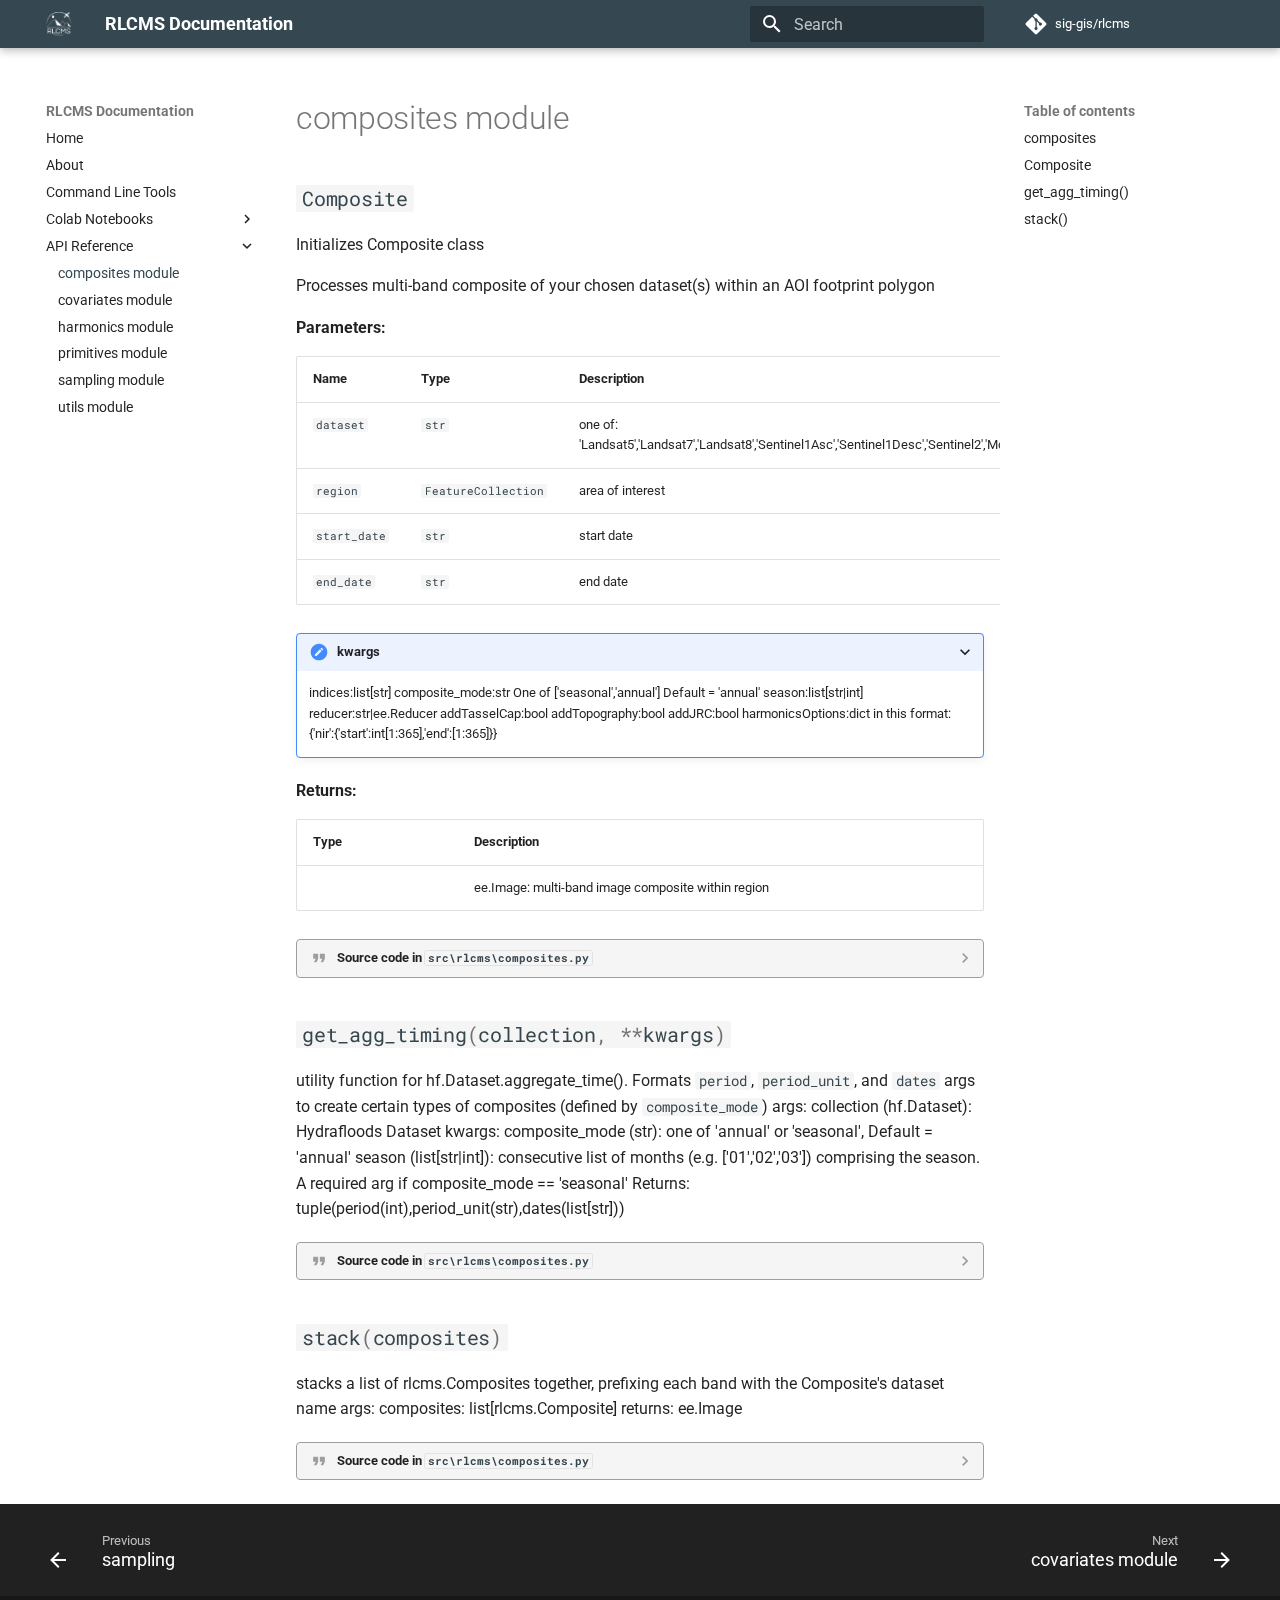
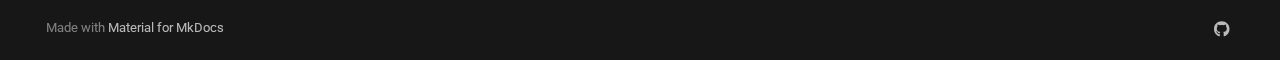
<file: composites/index.html>
<!doctype html>
<html lang="en" class="no-js">
  <head>
    
      <meta charset="utf-8">
      <meta name="viewport" content="width=device-width,initial-scale=1">
      
      
      
      
        <link rel="prev" href="../colab/sampling/">
      
      
        <link rel="next" href="../covariates/">
      
      
      <link rel="icon" href="../img/rlcms_logo_darkblue_fill.png">
      <meta name="generator" content="mkdocs-1.5.3, mkdocs-material-9.4.3">
    
    
      
        <title>composites module - RLCMS Documentation</title>
      
    
    
      <link rel="stylesheet" href="../assets/stylesheets/main.79e020e9.min.css">
      
        
        <link rel="stylesheet" href="../assets/stylesheets/palette.a5377069.min.css">
      
      


    
    
      
    
    
      
        
        
        <link rel="preconnect" href="https://fonts.gstatic.com" crossorigin>
        <link rel="stylesheet" href="https://fonts.googleapis.com/css?family=Roboto:300,300i,400,400i,700,700i%7CRoboto+Mono:400,400i,700,700i&display=fallback">
        <style>:root{--md-text-font:"Roboto";--md-code-font:"Roboto Mono"}</style>
      
    
    
      <link rel="stylesheet" href="../assets/_mkdocstrings.css">
    
      <link rel="stylesheet" href="../stylesheets/extra.css">
    
    <script>__md_scope=new URL("..",location),__md_hash=e=>[...e].reduce((e,_)=>(e<<5)-e+_.charCodeAt(0),0),__md_get=(e,_=localStorage,t=__md_scope)=>JSON.parse(_.getItem(t.pathname+"."+e)),__md_set=(e,_,t=localStorage,a=__md_scope)=>{try{t.setItem(a.pathname+"."+e,JSON.stringify(_))}catch(e){}}</script>
    
      

    
    
    
  </head>
  
  
    
    
    
    
    
    <body dir="ltr" data-md-color-scheme="default" data-md-color-primary="custom" data-md-color-accent="indigo">
  
    
    
    <input class="md-toggle" data-md-toggle="drawer" type="checkbox" id="__drawer" autocomplete="off">
    <input class="md-toggle" data-md-toggle="search" type="checkbox" id="__search" autocomplete="off">
    <label class="md-overlay" for="__drawer"></label>
    <div data-md-component="skip">
      
        
        <a href="#rlcms.composites" class="md-skip">
          Skip to content
        </a>
      
    </div>
    <div data-md-component="announce">
      
    </div>
    
    
      

  

<header class="md-header md-header--shadow" data-md-component="header">
  <nav class="md-header__inner md-grid" aria-label="Header">
    <a href=".." title="RLCMS Documentation" class="md-header__button md-logo" aria-label="RLCMS Documentation" data-md-component="logo">
      
  <img src="../img/rlcms_logo.png" alt="logo">

    </a>
    <label class="md-header__button md-icon" for="__drawer">
      
      <svg xmlns="http://www.w3.org/2000/svg" viewBox="0 0 24 24"><path d="M3 6h18v2H3V6m0 5h18v2H3v-2m0 5h18v2H3v-2Z"/></svg>
    </label>
    <div class="md-header__title" data-md-component="header-title">
      <div class="md-header__ellipsis">
        <div class="md-header__topic">
          <span class="md-ellipsis">
            RLCMS Documentation
          </span>
        </div>
        <div class="md-header__topic" data-md-component="header-topic">
          <span class="md-ellipsis">
            
              composites module
            
          </span>
        </div>
      </div>
    </div>
    
      
    
    
    
      <label class="md-header__button md-icon" for="__search">
        
        <svg xmlns="http://www.w3.org/2000/svg" viewBox="0 0 24 24"><path d="M9.5 3A6.5 6.5 0 0 1 16 9.5c0 1.61-.59 3.09-1.56 4.23l.27.27h.79l5 5-1.5 1.5-5-5v-.79l-.27-.27A6.516 6.516 0 0 1 9.5 16 6.5 6.5 0 0 1 3 9.5 6.5 6.5 0 0 1 9.5 3m0 2C7 5 5 7 5 9.5S7 14 9.5 14 14 12 14 9.5 12 5 9.5 5Z"/></svg>
      </label>
      <div class="md-search" data-md-component="search" role="dialog">
  <label class="md-search__overlay" for="__search"></label>
  <div class="md-search__inner" role="search">
    <form class="md-search__form" name="search">
      <input type="text" class="md-search__input" name="query" aria-label="Search" placeholder="Search" autocapitalize="off" autocorrect="off" autocomplete="off" spellcheck="false" data-md-component="search-query" required>
      <label class="md-search__icon md-icon" for="__search">
        
        <svg xmlns="http://www.w3.org/2000/svg" viewBox="0 0 24 24"><path d="M9.5 3A6.5 6.5 0 0 1 16 9.5c0 1.61-.59 3.09-1.56 4.23l.27.27h.79l5 5-1.5 1.5-5-5v-.79l-.27-.27A6.516 6.516 0 0 1 9.5 16 6.5 6.5 0 0 1 3 9.5 6.5 6.5 0 0 1 9.5 3m0 2C7 5 5 7 5 9.5S7 14 9.5 14 14 12 14 9.5 12 5 9.5 5Z"/></svg>
        
        <svg xmlns="http://www.w3.org/2000/svg" viewBox="0 0 24 24"><path d="M20 11v2H8l5.5 5.5-1.42 1.42L4.16 12l7.92-7.92L13.5 5.5 8 11h12Z"/></svg>
      </label>
      <nav class="md-search__options" aria-label="Search">
        
        <button type="reset" class="md-search__icon md-icon" title="Clear" aria-label="Clear" tabindex="-1">
          
          <svg xmlns="http://www.w3.org/2000/svg" viewBox="0 0 24 24"><path d="M19 6.41 17.59 5 12 10.59 6.41 5 5 6.41 10.59 12 5 17.59 6.41 19 12 13.41 17.59 19 19 17.59 13.41 12 19 6.41Z"/></svg>
        </button>
      </nav>
      
    </form>
    <div class="md-search__output">
      <div class="md-search__scrollwrap" data-md-scrollfix>
        <div class="md-search-result" data-md-component="search-result">
          <div class="md-search-result__meta">
            Initializing search
          </div>
          <ol class="md-search-result__list" role="presentation"></ol>
        </div>
      </div>
    </div>
  </div>
</div>
    
    
      <div class="md-header__source">
        <a href="https://github.com/sig-gis/rlcms" title="Go to repository" class="md-source" data-md-component="source">
  <div class="md-source__icon md-icon">
    
    <svg xmlns="http://www.w3.org/2000/svg" viewBox="0 0 448 512"><!--! Font Awesome Free 6.4.2 by @fontawesome - https://fontawesome.com License - https://fontawesome.com/license/free (Icons: CC BY 4.0, Fonts: SIL OFL 1.1, Code: MIT License) Copyright 2023 Fonticons, Inc.--><path d="M439.55 236.05 244 40.45a28.87 28.87 0 0 0-40.81 0l-40.66 40.63 51.52 51.52c27.06-9.14 52.68 16.77 43.39 43.68l49.66 49.66c34.23-11.8 61.18 31 35.47 56.69-26.49 26.49-70.21-2.87-56-37.34L240.22 199v121.85c25.3 12.54 22.26 41.85 9.08 55a34.34 34.34 0 0 1-48.55 0c-17.57-17.6-11.07-46.91 11.25-56v-123c-20.8-8.51-24.6-30.74-18.64-45L142.57 101 8.45 235.14a28.86 28.86 0 0 0 0 40.81l195.61 195.6a28.86 28.86 0 0 0 40.8 0l194.69-194.69a28.86 28.86 0 0 0 0-40.81z"/></svg>
  </div>
  <div class="md-source__repository">
    sig-gis/rlcms
  </div>
</a>
      </div>
    
  </nav>
  
</header>
    
    <div class="md-container" data-md-component="container">
      
      
        
          
        
      
      <main class="md-main" data-md-component="main">
        <div class="md-main__inner md-grid">
          
            
              
              <div class="md-sidebar md-sidebar--primary" data-md-component="sidebar" data-md-type="navigation" >
                <div class="md-sidebar__scrollwrap">
                  <div class="md-sidebar__inner">
                    



<nav class="md-nav md-nav--primary" aria-label="Navigation" data-md-level="0">
  <label class="md-nav__title" for="__drawer">
    <a href=".." title="RLCMS Documentation" class="md-nav__button md-logo" aria-label="RLCMS Documentation" data-md-component="logo">
      
  <img src="../img/rlcms_logo.png" alt="logo">

    </a>
    RLCMS Documentation
  </label>
  
    <div class="md-nav__source">
      <a href="https://github.com/sig-gis/rlcms" title="Go to repository" class="md-source" data-md-component="source">
  <div class="md-source__icon md-icon">
    
    <svg xmlns="http://www.w3.org/2000/svg" viewBox="0 0 448 512"><!--! Font Awesome Free 6.4.2 by @fontawesome - https://fontawesome.com License - https://fontawesome.com/license/free (Icons: CC BY 4.0, Fonts: SIL OFL 1.1, Code: MIT License) Copyright 2023 Fonticons, Inc.--><path d="M439.55 236.05 244 40.45a28.87 28.87 0 0 0-40.81 0l-40.66 40.63 51.52 51.52c27.06-9.14 52.68 16.77 43.39 43.68l49.66 49.66c34.23-11.8 61.18 31 35.47 56.69-26.49 26.49-70.21-2.87-56-37.34L240.22 199v121.85c25.3 12.54 22.26 41.85 9.08 55a34.34 34.34 0 0 1-48.55 0c-17.57-17.6-11.07-46.91 11.25-56v-123c-20.8-8.51-24.6-30.74-18.64-45L142.57 101 8.45 235.14a28.86 28.86 0 0 0 0 40.81l195.61 195.6a28.86 28.86 0 0 0 40.8 0l194.69-194.69a28.86 28.86 0 0 0 0-40.81z"/></svg>
  </div>
  <div class="md-source__repository">
    sig-gis/rlcms
  </div>
</a>
    </div>
  
  <ul class="md-nav__list" data-md-scrollfix>
    
      
      
  
  
  
    <li class="md-nav__item">
      <a href=".." class="md-nav__link">
        
  
  <span class="md-ellipsis">
    Home
  </span>
  

      </a>
    </li>
  

    
      
      
  
  
  
    <li class="md-nav__item">
      <a href="../about/" class="md-nav__link">
        
  
  <span class="md-ellipsis">
    About
  </span>
  

      </a>
    </li>
  

    
      
      
  
  
  
    <li class="md-nav__item">
      <a href="../cli/" class="md-nav__link">
        
  
  <span class="md-ellipsis">
    Command Line Tools
  </span>
  

      </a>
    </li>
  

    
      
      
  
  
  
    
    
    
    
    
    <li class="md-nav__item md-nav__item--nested">
      
        
        
        
        <input class="md-nav__toggle md-toggle " type="checkbox" id="__nav_4" >
        
          
          <label class="md-nav__link" for="__nav_4" id="__nav_4_label" tabindex="0">
            
  
  <span class="md-ellipsis">
    Colab Notebooks
  </span>
  

            <span class="md-nav__icon md-icon"></span>
          </label>
        
        <nav class="md-nav" data-md-level="1" aria-labelledby="__nav_4_label" aria-expanded="false">
          <label class="md-nav__title" for="__nav_4">
            <span class="md-nav__icon md-icon"></span>
            Colab Notebooks
          </label>
          <ul class="md-nav__list" data-md-scrollfix>
            
              
                
  
  
  
    <li class="md-nav__item">
      <a href="../colab/compositing/" class="md-nav__link">
        
  
  <span class="md-ellipsis">
    compositing
  </span>
  

      </a>
    </li>
  

              
            
              
                
  
  
  
    <li class="md-nav__item">
      <a href="../colab/primitives/" class="md-nav__link">
        
  
  <span class="md-ellipsis">
    primitives
  </span>
  

      </a>
    </li>
  

              
            
              
                
  
  
  
    <li class="md-nav__item">
      <a href="../colab/sampling/" class="md-nav__link">
        
  
  <span class="md-ellipsis">
    sampling
  </span>
  

      </a>
    </li>
  

              
            
          </ul>
        </nav>
      
    </li>
  

    
      
      
  
  
    
  
  
    
    
    
    
    
    <li class="md-nav__item md-nav__item--active md-nav__item--nested">
      
        
        
        
        <input class="md-nav__toggle md-toggle " type="checkbox" id="__nav_5" checked>
        
          
          <label class="md-nav__link" for="__nav_5" id="__nav_5_label" tabindex="0">
            
  
  <span class="md-ellipsis">
    API Reference
  </span>
  

            <span class="md-nav__icon md-icon"></span>
          </label>
        
        <nav class="md-nav" data-md-level="1" aria-labelledby="__nav_5_label" aria-expanded="true">
          <label class="md-nav__title" for="__nav_5">
            <span class="md-nav__icon md-icon"></span>
            API Reference
          </label>
          <ul class="md-nav__list" data-md-scrollfix>
            
              
                
  
  
    
  
  
    <li class="md-nav__item md-nav__item--active">
      
      <input class="md-nav__toggle md-toggle" type="checkbox" id="__toc">
      
      
      
        <label class="md-nav__link md-nav__link--active" for="__toc">
          
  
  <span class="md-ellipsis">
    composites module
  </span>
  

          <span class="md-nav__icon md-icon"></span>
        </label>
      
      <a href="./" class="md-nav__link md-nav__link--active">
        
  
  <span class="md-ellipsis">
    composites module
  </span>
  

      </a>
      
        

<nav class="md-nav md-nav--secondary" aria-label="Table of contents">
  
  
  
  
    <label class="md-nav__title" for="__toc">
      <span class="md-nav__icon md-icon"></span>
      Table of contents
    </label>
    <ul class="md-nav__list" data-md-component="toc" data-md-scrollfix>
      
        <li class="md-nav__item">
  <a href="#rlcms.composites" class="md-nav__link">
    composites
  </a>
  
</li>
      
        <li class="md-nav__item">
  <a href="#rlcms.composites.Composite" class="md-nav__link">
    Composite
  </a>
  
</li>
      
        <li class="md-nav__item">
  <a href="#rlcms.composites.get_agg_timing" class="md-nav__link">
    get_agg_timing()
  </a>
  
</li>
      
        <li class="md-nav__item">
  <a href="#rlcms.composites.stack" class="md-nav__link">
    stack()
  </a>
  
</li>
      
    </ul>
  
</nav>
      
    </li>
  

              
            
              
                
  
  
  
    <li class="md-nav__item">
      <a href="../covariates/" class="md-nav__link">
        
  
  <span class="md-ellipsis">
    covariates module
  </span>
  

      </a>
    </li>
  

              
            
              
                
  
  
  
    <li class="md-nav__item">
      <a href="../harmonics/" class="md-nav__link">
        
  
  <span class="md-ellipsis">
    harmonics module
  </span>
  

      </a>
    </li>
  

              
            
              
                
  
  
  
    <li class="md-nav__item">
      <a href="../primitives/" class="md-nav__link">
        
  
  <span class="md-ellipsis">
    primitives module
  </span>
  

      </a>
    </li>
  

              
            
              
                
  
  
  
    <li class="md-nav__item">
      <a href="../sampling/" class="md-nav__link">
        
  
  <span class="md-ellipsis">
    sampling module
  </span>
  

      </a>
    </li>
  

              
            
              
                
  
  
  
    <li class="md-nav__item">
      <a href="../utils/" class="md-nav__link">
        
  
  <span class="md-ellipsis">
    utils module
  </span>
  

      </a>
    </li>
  

              
            
          </ul>
        </nav>
      
    </li>
  

    
  </ul>
</nav>
                  </div>
                </div>
              </div>
            
            
              
              <div class="md-sidebar md-sidebar--secondary" data-md-component="sidebar" data-md-type="toc" >
                <div class="md-sidebar__scrollwrap">
                  <div class="md-sidebar__inner">
                    

<nav class="md-nav md-nav--secondary" aria-label="Table of contents">
  
  
  
  
    <label class="md-nav__title" for="__toc">
      <span class="md-nav__icon md-icon"></span>
      Table of contents
    </label>
    <ul class="md-nav__list" data-md-component="toc" data-md-scrollfix>
      
        <li class="md-nav__item">
  <a href="#rlcms.composites" class="md-nav__link">
    composites
  </a>
  
</li>
      
        <li class="md-nav__item">
  <a href="#rlcms.composites.Composite" class="md-nav__link">
    Composite
  </a>
  
</li>
      
        <li class="md-nav__item">
  <a href="#rlcms.composites.get_agg_timing" class="md-nav__link">
    get_agg_timing()
  </a>
  
</li>
      
        <li class="md-nav__item">
  <a href="#rlcms.composites.stack" class="md-nav__link">
    stack()
  </a>
  
</li>
      
    </ul>
  
</nav>
                  </div>
                </div>
              </div>
            
          
          
            <div class="md-content" data-md-component="content">
              <article class="md-content__inner md-typeset">
                
                  

  
  


  <h1>composites module</h1>

<div class="doc doc-object doc-module">



<a id="rlcms.composites"></a>
  <div class="doc doc-contents first">

  

  <div class="doc doc-children">








<div class="doc doc-object doc-class">




<h2 id="rlcms.composites.Composite" class="doc doc-heading">
          <code>Composite</code>


</h2>


  <div class="doc doc-contents ">

  
      <p>Initializes Composite class</p>
<p>Processes multi-band composite of your chosen dataset(s) within an AOI footprint polygon</p>



  <p><strong>Parameters:</strong></p>
  <table>
    <thead>
      <tr>
        <th>Name</th>
        <th>Type</th>
        <th>Description</th>
        <th>Default</th>
      </tr>
    </thead>
    <tbody>
        <tr>
          <td><code>dataset</code></td>
          <td>
                <code>str</code>
          </td>
          <td>
            <div class="doc-md-description">
              <p>one of: 'Landsat5','Landsat7','Landsat8','Sentinel1Asc','Sentinel1Desc','Sentinel2','Modis','Viirs')</p>
            </div>
          </td>
          <td>
              <em>required</em>
          </td>
        </tr>
        <tr>
          <td><code>region</code></td>
          <td>
                <code><span title="ee.FeatureCollection">FeatureCollection</span></code>
          </td>
          <td>
            <div class="doc-md-description">
              <p>area of interest</p>
            </div>
          </td>
          <td>
              <em>required</em>
          </td>
        </tr>
        <tr>
          <td><code>start_date</code></td>
          <td>
                <code>str</code>
          </td>
          <td>
            <div class="doc-md-description">
              <p>start date</p>
            </div>
          </td>
          <td>
              <em>required</em>
          </td>
        </tr>
        <tr>
          <td><code>end_date</code></td>
          <td>
                <code>str</code>
          </td>
          <td>
            <div class="doc-md-description">
              <p>end date</p>
            </div>
          </td>
          <td>
              <em>required</em>
          </td>
        </tr>
    </tbody>
  </table>

<details class="kwargs" open>
  <summary>kwargs</summary>
  <p>indices:list[str]
composite_mode:str One of ['seasonal','annual'] Default = 'annual' 
season:list[str|int]
reducer:str|ee.Reducer
addTasselCap:bool
addTopography:bool
addJRC:bool
harmonicsOptions:dict in this format: {'nir':{'start':int[1:365],'end':[1:365]}}</p>
</details>


  <p><strong>Returns:</strong></p>
  <table>
    <thead>
      <tr>
        <th>Type</th>
        <th>Description</th>
      </tr>
    </thead>
    <tbody>
        <tr>
          <td>
          </td>
          <td>
            <div class="doc-md-description">
              <p>ee.Image: multi-band image composite within region</p>
            </div>
          </td>
        </tr>
    </tbody>
  </table>

            <details class="quote">
              <summary>Source code in <code>src\rlcms\composites.py</code></summary>
              <div class="highlight"><table class="highlighttable"><tr><td class="linenos"><div class="linenodiv"><pre><span></span><span class="normal"> 52</span>
<span class="normal"> 53</span>
<span class="normal"> 54</span>
<span class="normal"> 55</span>
<span class="normal"> 56</span>
<span class="normal"> 57</span>
<span class="normal"> 58</span>
<span class="normal"> 59</span>
<span class="normal"> 60</span>
<span class="normal"> 61</span>
<span class="normal"> 62</span>
<span class="normal"> 63</span>
<span class="normal"> 64</span>
<span class="normal"> 65</span>
<span class="normal"> 66</span>
<span class="normal"> 67</span>
<span class="normal"> 68</span>
<span class="normal"> 69</span>
<span class="normal"> 70</span>
<span class="normal"> 71</span>
<span class="normal"> 72</span>
<span class="normal"> 73</span>
<span class="normal"> 74</span>
<span class="normal"> 75</span>
<span class="normal"> 76</span>
<span class="normal"> 77</span>
<span class="normal"> 78</span>
<span class="normal"> 79</span>
<span class="normal"> 80</span>
<span class="normal"> 81</span>
<span class="normal"> 82</span>
<span class="normal"> 83</span>
<span class="normal"> 84</span>
<span class="normal"> 85</span>
<span class="normal"> 86</span>
<span class="normal"> 87</span>
<span class="normal"> 88</span>
<span class="normal"> 89</span>
<span class="normal"> 90</span>
<span class="normal"> 91</span>
<span class="normal"> 92</span>
<span class="normal"> 93</span>
<span class="normal"> 94</span>
<span class="normal"> 95</span>
<span class="normal"> 96</span>
<span class="normal"> 97</span>
<span class="normal"> 98</span>
<span class="normal"> 99</span>
<span class="normal">100</span>
<span class="normal">101</span>
<span class="normal">102</span>
<span class="normal">103</span>
<span class="normal">104</span>
<span class="normal">105</span>
<span class="normal">106</span>
<span class="normal">107</span>
<span class="normal">108</span>
<span class="normal">109</span>
<span class="normal">110</span>
<span class="normal">111</span>
<span class="normal">112</span>
<span class="normal">113</span>
<span class="normal">114</span>
<span class="normal">115</span>
<span class="normal">116</span>
<span class="normal">117</span>
<span class="normal">118</span>
<span class="normal">119</span>
<span class="normal">120</span>
<span class="normal">121</span>
<span class="normal">122</span>
<span class="normal">123</span>
<span class="normal">124</span>
<span class="normal">125</span>
<span class="normal">126</span>
<span class="normal">127</span>
<span class="normal">128</span>
<span class="normal">129</span>
<span class="normal">130</span>
<span class="normal">131</span>
<span class="normal">132</span>
<span class="normal">133</span>
<span class="normal">134</span>
<span class="normal">135</span>
<span class="normal">136</span>
<span class="normal">137</span>
<span class="normal">138</span>
<span class="normal">139</span>
<span class="normal">140</span>
<span class="normal">141</span>
<span class="normal">142</span>
<span class="normal">143</span>
<span class="normal">144</span>
<span class="normal">145</span>
<span class="normal">146</span>
<span class="normal">147</span>
<span class="normal">148</span>
<span class="normal">149</span>
<span class="normal">150</span>
<span class="normal">151</span>
<span class="normal">152</span>
<span class="normal">153</span>
<span class="normal">154</span>
<span class="normal">155</span>
<span class="normal">156</span>
<span class="normal">157</span>
<span class="normal">158</span>
<span class="normal">159</span>
<span class="normal">160</span>
<span class="normal">161</span>
<span class="normal">162</span>
<span class="normal">163</span>
<span class="normal">164</span>
<span class="normal">165</span>
<span class="normal">166</span>
<span class="normal">167</span>
<span class="normal">168</span>
<span class="normal">169</span>
<span class="normal">170</span>
<span class="normal">171</span>
<span class="normal">172</span>
<span class="normal">173</span>
<span class="normal">174</span>
<span class="normal">175</span>
<span class="normal">176</span>
<span class="normal">177</span>
<span class="normal">178</span>
<span class="normal">179</span>
<span class="normal">180</span>
<span class="normal">181</span>
<span class="normal">182</span>
<span class="normal">183</span>
<span class="normal">184</span>
<span class="normal">185</span>
<span class="normal">186</span>
<span class="normal">187</span>
<span class="normal">188</span>
<span class="normal">189</span></pre></div></td><td class="code"><div><pre><span></span><code><span class="k">class</span> <span class="nc">Composite</span><span class="p">:</span>
<span class="w">    </span><span class="sd">&quot;&quot;&quot;Initializes Composite class</span>

<span class="sd">        Processes multi-band composite of your chosen dataset(s) within an AOI footprint polygon</span>

<span class="sd">        args:</span>
<span class="sd">            dataset (str): one of: &#39;Landsat5&#39;,&#39;Landsat7&#39;,&#39;Landsat8&#39;,&#39;Sentinel1Asc&#39;,&#39;Sentinel1Desc&#39;,&#39;Sentinel2&#39;,&#39;Modis&#39;,&#39;Viirs&#39;)</span>
<span class="sd">            region (ee.FeatureCollection): area of interest</span>
<span class="sd">            start_date (str): start date</span>
<span class="sd">            end_date (str): end date</span>

<span class="sd">        kwargs:</span>
<span class="sd">            indices:list[str]</span>
<span class="sd">            composite_mode:str One of [&#39;seasonal&#39;,&#39;annual&#39;] Default = &#39;annual&#39; </span>
<span class="sd">            season:list[str|int]</span>
<span class="sd">            reducer:str|ee.Reducer</span>
<span class="sd">            addTasselCap:bool</span>
<span class="sd">            addTopography:bool</span>
<span class="sd">            addJRC:bool</span>
<span class="sd">            harmonicsOptions:dict in this format: {&#39;nir&#39;:{&#39;start&#39;:int[1:365],&#39;end&#39;:[1:365]}}</span>

<span class="sd">        returns:</span>
<span class="sd">            ee.Image: multi-band image composite within region</span>
<span class="sd">        &quot;&quot;&quot;</span>

    <span class="k">def</span> <span class="fm">__init__</span><span class="p">(</span><span class="bp">self</span><span class="p">,</span><span class="n">dataset</span><span class="p">:</span><span class="nb">str</span><span class="p">,</span>
                    <span class="n">region</span><span class="p">:</span><span class="n">ee</span><span class="o">.</span><span class="n">FeatureCollection</span><span class="p">,</span>
                    <span class="n">start_date</span><span class="p">:</span><span class="nb">str</span><span class="p">,</span>
                    <span class="n">end_date</span><span class="p">:</span><span class="nb">str</span><span class="p">,</span>
                    <span class="o">**</span><span class="n">kwargs</span><span class="p">):</span>

        <span class="bp">self</span><span class="o">.</span><span class="n">dataset</span><span class="o">=</span><span class="n">dataset</span>
        <span class="k">if</span> <span class="nb">isinstance</span><span class="p">(</span><span class="n">region</span><span class="p">,</span> <span class="n">ee</span><span class="o">.</span><span class="n">Geometry</span><span class="p">):</span>
            <span class="bp">self</span><span class="o">.</span><span class="n">region</span><span class="o">=</span><span class="n">region</span><span class="o">.</span><span class="n">getInfo</span><span class="p">()[</span><span class="s1">&#39;coordinates&#39;</span><span class="p">]</span>
        <span class="k">elif</span> <span class="nb">isinstance</span><span class="p">(</span><span class="n">region</span><span class="p">,</span> <span class="n">ee</span><span class="o">.</span><span class="n">FeatureCollection</span><span class="p">):</span>
            <span class="bp">self</span><span class="o">.</span><span class="n">region</span> <span class="o">=</span> <span class="n">region</span><span class="o">.</span><span class="n">geometry</span><span class="p">()</span><span class="o">.</span><span class="n">getInfo</span><span class="p">()[</span><span class="s1">&#39;coordinates&#39;</span><span class="p">]</span>
        <span class="bp">self</span><span class="o">.</span><span class="n">start_date</span><span class="o">=</span><span class="n">start_date</span>
        <span class="bp">self</span><span class="o">.</span><span class="n">end_date</span><span class="o">=</span><span class="n">end_date</span>

        <span class="k">for</span> <span class="n">key</span><span class="p">,</span> <span class="n">value</span> <span class="ow">in</span> <span class="n">kwargs</span><span class="o">.</span><span class="n">items</span><span class="p">():</span>
            <span class="nb">setattr</span><span class="p">(</span><span class="bp">self</span><span class="p">,</span> <span class="n">key</span><span class="p">,</span> <span class="n">value</span><span class="p">)</span>

        <span class="c1"># testing whether need to go b/w FC and Geometry for multi_poly</span>
        <span class="k">if</span> <span class="nb">isinstance</span><span class="p">(</span><span class="n">region</span><span class="p">,</span><span class="n">ee</span><span class="o">.</span><span class="n">FeatureCollection</span><span class="p">):</span>
            <span class="n">region</span> <span class="o">=</span> <span class="n">region</span><span class="o">.</span><span class="n">geometry</span><span class="p">()</span>
            <span class="n">region_fc</span> <span class="o">=</span> <span class="n">region</span>
        <span class="k">elif</span> <span class="nb">isinstance</span><span class="p">(</span><span class="n">region</span><span class="p">,</span><span class="n">ee</span><span class="o">.</span><span class="n">Geometry</span><span class="p">):</span>
            <span class="n">region</span> <span class="o">=</span> <span class="n">region</span>
        <span class="k">else</span><span class="p">:</span>
            <span class="k">raise</span> <span class="ne">TypeError</span><span class="p">(</span><span class="sa">f</span><span class="s2">&quot;</span><span class="si">{</span><span class="n">region</span><span class="si">}</span><span class="s2"> must be of type ee.FeatureCollection or ee.Geometry, got </span><span class="si">{</span><span class="nb">type</span><span class="p">(</span><span class="n">region</span><span class="p">)</span><span class="si">}</span><span class="s2">&quot;</span><span class="p">)</span>
        <span class="c1"># all hydrafloods.Dataset sub-classes</span>
        <span class="n">ds_dict</span> <span class="o">=</span> <span class="p">{</span><span class="s1">&#39;Landsat5&#39;</span><span class="p">:</span><span class="n">hf</span><span class="o">.</span><span class="n">Landsat5</span><span class="p">(</span><span class="n">region</span><span class="p">,</span><span class="n">start_date</span><span class="p">,</span><span class="n">end_date</span><span class="p">),</span>
                <span class="s1">&#39;Landsat7&#39;</span><span class="p">:</span><span class="n">hf</span><span class="o">.</span><span class="n">Landsat7</span><span class="p">(</span><span class="n">region</span><span class="p">,</span><span class="n">start_date</span><span class="p">,</span><span class="n">end_date</span><span class="p">),</span>
                <span class="s1">&#39;Landsat8&#39;</span><span class="p">:</span><span class="n">hf</span><span class="o">.</span><span class="n">Landsat8</span><span class="p">(</span><span class="n">region</span><span class="p">,</span><span class="n">start_date</span><span class="p">,</span><span class="n">end_date</span><span class="p">),</span>
                <span class="s1">&#39;Landsat9&#39;</span><span class="p">:</span><span class="n">hf</span><span class="o">.</span><span class="n">Landsat9</span><span class="p">(</span><span class="n">region</span><span class="p">,</span><span class="n">start_date</span><span class="p">,</span><span class="n">end_date</span><span class="p">),</span>
                <span class="s1">&#39;Sentinel1&#39;</span><span class="p">:</span><span class="n">hf</span><span class="o">.</span><span class="n">Sentinel1</span><span class="p">(</span><span class="n">region</span><span class="p">,</span><span class="n">start_date</span><span class="p">,</span><span class="n">end_date</span><span class="p">),</span>
                <span class="s1">&#39;Sentinel1Asc&#39;</span><span class="p">:</span><span class="n">hf</span><span class="o">.</span><span class="n">Sentinel1Asc</span><span class="p">(</span><span class="n">region</span><span class="p">,</span><span class="n">start_date</span><span class="p">,</span><span class="n">end_date</span><span class="p">),</span>
                <span class="s1">&#39;Sentinel1Desc&#39;</span><span class="p">:</span><span class="n">hf</span><span class="o">.</span><span class="n">Sentinel1Desc</span><span class="p">(</span><span class="n">region</span><span class="p">,</span><span class="n">start_date</span><span class="p">,</span><span class="n">end_date</span><span class="p">),</span>
                <span class="s1">&#39;Sentinel2&#39;</span><span class="p">:</span><span class="n">hf</span><span class="o">.</span><span class="n">Sentinel2</span><span class="p">(</span><span class="n">region</span><span class="p">,</span><span class="n">start_date</span><span class="p">,</span><span class="n">end_date</span><span class="p">),</span>
                <span class="s1">&#39;MODIS&#39;</span><span class="p">:</span><span class="n">hf</span><span class="o">.</span><span class="n">Modis</span><span class="p">(</span><span class="n">region</span><span class="p">,</span><span class="n">start_date</span><span class="p">,</span><span class="n">end_date</span><span class="p">),</span>
                <span class="s1">&#39;VIIRS&#39;</span><span class="p">:</span><span class="n">hf</span><span class="o">.</span><span class="n">Viirs</span><span class="p">(</span><span class="n">region</span><span class="p">,</span><span class="n">start_date</span><span class="p">,</span><span class="n">end_date</span><span class="p">)}</span>

        <span class="c1"># dataset can either be a named dataset string supported by a hf.Dataset sub-class </span>
        <span class="c1"># or a GEE Asset path</span>
        <span class="k">if</span> <span class="nb">isinstance</span><span class="p">(</span><span class="n">dataset</span><span class="p">,</span><span class="nb">str</span><span class="p">):</span>
            <span class="k">if</span> <span class="n">dataset</span> <span class="ow">in</span> <span class="n">ds_dict</span><span class="o">.</span><span class="n">keys</span><span class="p">():</span> 
                <span class="n">ds</span> <span class="o">=</span> <span class="n">ds_dict</span><span class="p">[</span><span class="n">dataset</span><span class="p">]</span>
            <span class="k">else</span><span class="p">:</span>
                <span class="k">if</span> <span class="s1">&#39;/&#39;</span> <span class="ow">in</span> <span class="n">dataset</span><span class="p">:</span> 
                    <span class="k">try</span><span class="p">:</span>
                        <span class="n">ds</span> <span class="o">=</span> <span class="n">hf</span><span class="o">.</span><span class="n">Dataset</span><span class="p">(</span><span class="n">asset_id</span><span class="o">=</span><span class="n">dataset</span><span class="p">,</span><span class="n">region</span><span class="o">=</span><span class="n">region</span><span class="p">,</span><span class="n">start_time</span><span class="o">=</span><span class="n">start_date</span><span class="p">,</span><span class="n">end_time</span><span class="o">=</span><span class="n">end_date</span><span class="p">)</span>
                    <span class="k">except</span><span class="p">:</span>
                        <span class="k">raise</span> <span class="n">EEException</span>
                <span class="k">else</span><span class="p">:</span> 
                    <span class="k">raise</span> <span class="ne">ValueError</span><span class="p">(</span><span class="sa">f</span><span class="s2">&quot;Could not construct a hf.Dataset from dataset name provided: </span><span class="si">{</span><span class="n">dataset</span><span class="si">}</span><span class="s2">&quot;</span><span class="p">)</span>
        <span class="k">else</span><span class="p">:</span>
            <span class="k">raise</span> <span class="ne">TypeError</span><span class="p">(</span><span class="sa">f</span><span class="s2">&quot;dataset must be str type, got: </span><span class="si">{</span><span class="nb">type</span><span class="p">(</span><span class="n">dataset</span><span class="p">)</span><span class="si">}</span><span class="s2">&quot;</span><span class="p">)</span>

        <span class="c1"># mask imgs to geometries in multi_poly mode</span>
        <span class="k">if</span> <span class="s1">&#39;multi_poly&#39;</span> <span class="ow">in</span> <span class="n">kwargs</span><span class="p">:</span>
            <span class="k">if</span> <span class="n">kwargs</span><span class="p">[</span><span class="s1">&#39;multi_poly&#39;</span><span class="p">]</span> <span class="o">==</span> <span class="kc">True</span><span class="p">:</span>
                <span class="k">def</span> <span class="nf">update_mask</span><span class="p">(</span><span class="n">img</span><span class="p">):</span>
                    <span class="n">ref_poly_img</span> <span class="o">=</span> <span class="n">ee</span><span class="o">.</span><span class="n">Image</span><span class="p">(</span><span class="mi">1</span><span class="p">)</span><span class="o">.</span><span class="n">paint</span><span class="p">(</span><span class="n">region_fc</span><span class="p">)</span><span class="o">.</span><span class="n">Not</span><span class="p">()</span><span class="o">.</span><span class="n">selfMask</span><span class="p">()</span> <span class="c1"># aoi can be ee.Geometry or ee.FeatureCollection for this</span>
                    <span class="k">return</span> <span class="n">ee</span><span class="o">.</span><span class="n">Image</span><span class="p">(</span><span class="n">img</span><span class="p">)</span><span class="o">.</span><span class="n">updateMask</span><span class="p">(</span><span class="n">ref_poly_img</span><span class="p">)</span>
                <span class="c1"># do we want to warn user against using multi_poly unnecessarily if aoi is a single geometry?</span>
                <span class="c1"># would require another synchronous request of aoi&#39;s type/element size</span>
                <span class="n">ds</span> <span class="o">=</span> <span class="n">ds</span><span class="o">.</span><span class="n">apply_func</span><span class="p">(</span><span class="n">update_mask</span><span class="p">)</span>

        <span class="n">ds</span> <span class="o">=</span> <span class="n">ds</span><span class="o">.</span><span class="n">apply_func</span><span class="p">(</span><span class="n">returnCovariatesFromOptions</span><span class="p">,</span><span class="o">**</span><span class="n">kwargs</span><span class="p">)</span>

        <span class="c1"># set reducer passed to aggregate_time(), default mean</span>
        <span class="k">if</span> <span class="s1">&#39;reducer&#39;</span> <span class="ow">in</span> <span class="n">kwargs</span><span class="p">:</span>
            <span class="n">reducer</span><span class="o">=</span><span class="n">kwargs</span><span class="p">[</span><span class="s1">&#39;reducer&#39;</span><span class="p">]</span>
        <span class="k">else</span><span class="p">:</span>
            <span class="n">reducer</span> <span class="o">=</span> <span class="s1">&#39;mean&#39;</span>

        <span class="n">period</span><span class="p">,</span><span class="n">period_unit</span><span class="p">,</span><span class="n">dates</span> <span class="o">=</span> <span class="n">get_agg_timing</span><span class="p">(</span><span class="n">ds</span><span class="p">,</span><span class="o">**</span><span class="n">kwargs</span><span class="p">)</span>

        <span class="c1"># aggregate hf.Dataset</span>
        <span class="n">agg_time_result</span> <span class="o">=</span> <span class="p">(</span><span class="n">ds</span><span class="o">.</span><span class="n">aggregate_time</span><span class="p">(</span><span class="n">reducer</span><span class="o">=</span><span class="n">reducer</span><span class="p">,</span>
                                        <span class="n">rename</span><span class="o">=</span><span class="kc">False</span><span class="p">,</span>
                                        <span class="n">period_unit</span><span class="o">=</span><span class="n">period_unit</span><span class="p">,</span>
                                        <span class="n">period</span><span class="o">=</span><span class="n">period</span><span class="p">,</span>
                                        <span class="n">dates</span><span class="o">=</span><span class="n">dates</span><span class="p">)</span>
                                        <span class="p">)</span>

        <span class="n">composite</span> <span class="o">=</span> <span class="n">ee</span><span class="o">.</span><span class="n">ImageCollection</span><span class="p">(</span><span class="n">agg_time_result</span><span class="o">.</span><span class="n">collection</span><span class="p">)</span><span class="o">.</span><span class="n">toBands</span><span class="p">()</span>

        <span class="c1"># rename bands depending on number of resulting images</span>
        <span class="k">if</span> <span class="n">agg_time_result</span><span class="o">.</span><span class="n">n_images</span> <span class="o">&gt;</span> <span class="mi">1</span><span class="p">:</span>
            <span class="n">bnames</span> <span class="o">=</span> <span class="n">composite</span><span class="o">.</span><span class="n">bandNames</span><span class="p">()</span><span class="o">.</span><span class="n">map</span><span class="p">(</span><span class="k">lambda</span> <span class="n">b</span><span class="p">:</span> <span class="n">ee</span><span class="o">.</span><span class="n">String</span><span class="p">(</span><span class="s1">&#39;t&#39;</span><span class="p">)</span><span class="o">.</span><span class="n">cat</span><span class="p">(</span><span class="n">b</span><span class="p">))</span>
        <span class="k">else</span><span class="p">:</span>
            <span class="n">bnames</span> <span class="o">=</span> <span class="n">composite</span><span class="o">.</span><span class="n">bandNames</span><span class="p">()</span><span class="o">.</span><span class="n">map</span><span class="p">(</span><span class="k">lambda</span> <span class="n">b</span><span class="p">:</span> <span class="n">ee</span><span class="o">.</span><span class="n">String</span><span class="p">(</span><span class="n">b</span><span class="p">)</span><span class="o">.</span><span class="n">slice</span><span class="p">(</span><span class="mi">2</span><span class="p">))</span>

        <span class="n">composite</span> <span class="o">=</span> <span class="n">composite</span><span class="o">.</span><span class="n">rename</span><span class="p">(</span><span class="n">bnames</span><span class="p">)</span>

        <span class="c1"># compute harmonics if desired</span>
        <span class="k">if</span> <span class="s1">&#39;harmonicsOptions&#39;</span> <span class="ow">in</span> <span class="n">kwargs</span><span class="p">:</span>
            <span class="n">harmonics_features</span> <span class="o">=</span> <span class="n">doHarmonicsFromOptions</span><span class="p">(</span><span class="n">ds</span><span class="o">.</span><span class="n">collection</span><span class="p">,</span><span class="o">**</span><span class="n">kwargs</span><span class="p">)</span> <span class="c1"># returns an ee.Image, not a hf.Dataset</span>
            <span class="n">composite</span> <span class="o">=</span> <span class="n">composite</span><span class="o">.</span><span class="n">addBands</span><span class="p">(</span><span class="n">harmonics_features</span><span class="p">)</span>

        <span class="c1"># add JRC variables if desired</span>
        <span class="k">if</span> <span class="s1">&#39;addJRCWater&#39;</span> <span class="ow">in</span> <span class="n">kwargs</span><span class="p">:</span>
            <span class="k">if</span> <span class="n">kwargs</span><span class="p">[</span><span class="s1">&#39;addJRCWater&#39;</span><span class="p">]:</span>
                <span class="n">composite</span> <span class="o">=</span> <span class="n">idx</span><span class="o">.</span><span class="n">addJRC</span><span class="p">(</span><span class="n">composite</span><span class="p">)</span><span class="o">.</span><span class="n">unmask</span><span class="p">(</span><span class="mi">0</span><span class="p">)</span>

        <span class="c1"># add topography variables if desired     </span>
        <span class="k">if</span> <span class="s1">&#39;addTopography&#39;</span> <span class="ow">in</span> <span class="n">kwargs</span><span class="p">:</span>
            <span class="k">if</span> <span class="n">kwargs</span><span class="p">[</span><span class="s1">&#39;addTopography&#39;</span><span class="p">]:</span>
                <span class="n">composite</span> <span class="o">=</span> <span class="n">idx</span><span class="o">.</span><span class="n">addTopography</span><span class="p">(</span><span class="n">composite</span><span class="p">)</span><span class="o">.</span><span class="n">unmask</span><span class="p">(</span><span class="mi">0</span><span class="p">)</span>

        <span class="bp">self</span><span class="o">.</span><span class="n">bands</span> <span class="o">=</span> <span class="n">composite</span><span class="o">.</span><span class="n">bandNames</span><span class="p">()</span><span class="o">.</span><span class="n">getInfo</span><span class="p">()</span>
        <span class="bp">self</span><span class="o">.</span><span class="n">image</span> <span class="o">=</span> <span class="p">(</span><span class="n">composite</span><span class="o">.</span><span class="n">clip</span><span class="p">(</span><span class="n">region</span><span class="p">)</span><span class="o">.</span><span class="n">set</span><span class="p">(</span><span class="s1">&#39;dataset&#39;</span><span class="p">,</span><span class="n">dataset</span><span class="p">,</span>
                                                     <span class="s1">&#39;start&#39;</span><span class="p">,</span><span class="n">start_date</span><span class="p">,</span>
                                                     <span class="s1">&#39;end&#39;</span><span class="p">,</span><span class="n">end_date</span><span class="p">)</span>
                                                    <span class="o">.</span><span class="n">set</span><span class="p">(</span><span class="n">kwargs</span><span class="p">)</span>
                                                    <span class="p">)</span>
        <span class="k">return</span>
</code></pre></div></td></tr></table></div>
            </details>

  

  <div class="doc doc-children">











  </div>

  </div>

</div>



<div class="doc doc-object doc-function">




<h2 id="rlcms.composites.get_agg_timing" class="doc doc-heading">
          <code class="highlight language-python"><span class="n">get_agg_timing</span><span class="p">(</span><span class="n">collection</span><span class="p">,</span> <span class="o">**</span><span class="n">kwargs</span><span class="p">)</span></code>

</h2>


  <div class="doc doc-contents ">
  
      <p>utility function for hf.Dataset.aggregate_time(). Formats <code>period</code>, <code>period_unit</code>, and <code>dates</code> args
    to create certain types of composites (defined by <code>composite_mode</code>)
args:
    collection (hf.Dataset): Hydrafloods Dataset
kwargs:
    composite_mode (str): one of 'annual' or 'seasonal', Default = 'annual'
    season (list[str|int]): consecutive list of months (e.g. ['01','02','03']) comprising the season.
        A required arg if composite_mode == 'seasonal'
Returns:
    tuple(period(int),period_unit(str),dates(list[str]))</p>

          <details class="quote">
            <summary>Source code in <code>src\rlcms\composites.py</code></summary>
            <div class="highlight"><table class="highlighttable"><tr><td class="linenos"><div class="linenodiv"><pre><span></span><span class="normal">12</span>
<span class="normal">13</span>
<span class="normal">14</span>
<span class="normal">15</span>
<span class="normal">16</span>
<span class="normal">17</span>
<span class="normal">18</span>
<span class="normal">19</span>
<span class="normal">20</span>
<span class="normal">21</span>
<span class="normal">22</span>
<span class="normal">23</span>
<span class="normal">24</span>
<span class="normal">25</span>
<span class="normal">26</span>
<span class="normal">27</span>
<span class="normal">28</span>
<span class="normal">29</span>
<span class="normal">30</span>
<span class="normal">31</span>
<span class="normal">32</span>
<span class="normal">33</span>
<span class="normal">34</span>
<span class="normal">35</span>
<span class="normal">36</span>
<span class="normal">37</span>
<span class="normal">38</span>
<span class="normal">39</span>
<span class="normal">40</span>
<span class="normal">41</span>
<span class="normal">42</span>
<span class="normal">43</span>
<span class="normal">44</span>
<span class="normal">45</span>
<span class="normal">46</span>
<span class="normal">47</span>
<span class="normal">48</span>
<span class="normal">49</span>
<span class="normal">50</span></pre></div></td><td class="code"><div><pre><span></span><code><span class="k">def</span> <span class="nf">get_agg_timing</span><span class="p">(</span><span class="n">collection</span><span class="p">:</span><span class="n">hf</span><span class="o">.</span><span class="n">Dataset</span><span class="p">,</span><span class="o">**</span><span class="n">kwargs</span><span class="p">):</span>
<span class="w">    </span><span class="sd">&quot;&quot;&quot;utility function for hf.Dataset.aggregate_time(). Formats `period`, `period_unit`, and `dates` args</span>
<span class="sd">        to create certain types of composites (defined by `composite_mode`)</span>
<span class="sd">    args:</span>
<span class="sd">        collection (hf.Dataset): Hydrafloods Dataset</span>
<span class="sd">    kwargs:</span>
<span class="sd">        composite_mode (str): one of &#39;annual&#39; or &#39;seasonal&#39;, Default = &#39;annual&#39;</span>
<span class="sd">        season (list[str|int]): consecutive list of months (e.g. [&#39;01&#39;,&#39;02&#39;,&#39;03&#39;]) comprising the season.</span>
<span class="sd">            A required arg if composite_mode == &#39;seasonal&#39;</span>
<span class="sd">    Returns:</span>
<span class="sd">        tuple(period(int),period_unit(str),dates(list[str]))</span>

<span class="sd">    &quot;&quot;&quot;</span>
    <span class="k">if</span> <span class="s1">&#39;composite_mode&#39;</span> <span class="ow">not</span> <span class="ow">in</span> <span class="n">kwargs</span><span class="p">:</span>
        <span class="n">composite_mode</span> <span class="o">=</span> <span class="s1">&#39;annual&#39;</span>
    <span class="k">else</span><span class="p">:</span>
        <span class="n">composite_mode</span> <span class="o">=</span> <span class="n">kwargs</span><span class="p">[</span><span class="s1">&#39;composite_mode&#39;</span><span class="p">]</span>

    <span class="c1"># get unique yyyy strings</span>
    <span class="n">years</span> <span class="o">=</span> <span class="nb">list</span><span class="p">(</span><span class="nb">set</span><span class="p">([</span><span class="n">d</span><span class="o">.</span><span class="n">split</span><span class="p">(</span><span class="s1">&#39; &#39;</span><span class="p">)[</span><span class="mi">0</span><span class="p">]</span><span class="o">.</span><span class="n">split</span><span class="p">(</span><span class="s1">&#39;-&#39;</span><span class="p">)[</span><span class="mi">0</span><span class="p">]</span> <span class="k">for</span> <span class="n">d</span> <span class="ow">in</span> <span class="n">collection</span><span class="o">.</span><span class="n">dates</span><span class="p">]))</span> 
    <span class="n">years</span><span class="o">.</span><span class="n">sort</span><span class="p">()</span>

    <span class="k">if</span> <span class="n">composite_mode</span> <span class="o">==</span> <span class="s1">&#39;seasonal&#39;</span><span class="p">:</span>
        <span class="k">if</span> <span class="s1">&#39;season&#39;</span> <span class="ow">not</span> <span class="ow">in</span> <span class="n">kwargs</span><span class="p">:</span>
            <span class="k">raise</span> <span class="ne">ValueError</span><span class="p">(</span><span class="s2">&quot;season arg required if composite_mode == &#39;seasonal&#39;&quot;</span><span class="p">)</span>
        <span class="k">else</span><span class="p">:</span>
            <span class="n">season</span> <span class="o">=</span> <span class="n">kwargs</span><span class="p">[</span><span class="s1">&#39;season&#39;</span><span class="p">]</span> <span class="c1"># must be consecutive </span>
            <span class="n">period</span> <span class="o">=</span> <span class="nb">len</span><span class="p">(</span><span class="n">season</span><span class="p">)</span>
            <span class="n">period_unit</span> <span class="o">=</span> <span class="s1">&#39;month&#39;</span>
            <span class="n">dates</span> <span class="o">=</span> <span class="p">[</span><span class="sa">f</span><span class="s2">&quot;</span><span class="si">{</span><span class="n">y</span><span class="si">}</span><span class="s2">-</span><span class="si">{</span><span class="nb">str</span><span class="p">(</span><span class="n">season</span><span class="p">[</span><span class="mi">0</span><span class="p">])</span><span class="si">}</span><span class="s2">-01&quot;</span> <span class="k">for</span> <span class="n">y</span> <span class="ow">in</span> <span class="n">years</span><span class="p">]</span>
    <span class="k">elif</span> <span class="n">composite_mode</span> <span class="o">==</span> <span class="s1">&#39;annual&#39;</span><span class="p">:</span>
        <span class="n">period</span> <span class="o">=</span> <span class="mi">1</span>
        <span class="n">period_unit</span> <span class="o">=</span> <span class="s1">&#39;year&#39;</span>
        <span class="n">dates</span> <span class="o">=</span> <span class="p">[</span><span class="n">y</span><span class="o">+</span><span class="s1">&#39;-01-01&#39;</span> <span class="k">for</span> <span class="n">y</span> <span class="ow">in</span> <span class="n">years</span><span class="p">]</span>

    <span class="k">else</span><span class="p">:</span>
        <span class="k">raise</span> <span class="ne">ValueError</span><span class="p">(</span><span class="sa">f</span><span class="s2">&quot;</span><span class="si">{</span><span class="n">composite_mode</span><span class="si">}</span><span class="s2"> not a valid &#39;composite_mode&#39;. Choose one of &#39;annual&#39; or &#39;seasonal&#39;&quot;</span><span class="p">)</span>

    <span class="k">return</span> <span class="n">period</span><span class="p">,</span><span class="n">period_unit</span><span class="p">,</span><span class="n">dates</span>
</code></pre></div></td></tr></table></div>
          </details>
  </div>

</div>


<div class="doc doc-object doc-function">




<h2 id="rlcms.composites.stack" class="doc doc-heading">
          <code class="highlight language-python"><span class="n">stack</span><span class="p">(</span><span class="n">composites</span><span class="p">)</span></code>

</h2>


  <div class="doc doc-contents ">
  
      <p>stacks a list of rlcms.Composites together, prefixing each band with the Composite's dataset name
args:
    composites: list[rlcms.Composite]
returns:
    ee.Image</p>

          <details class="quote">
            <summary>Source code in <code>src\rlcms\composites.py</code></summary>
            <div class="highlight"><table class="highlighttable"><tr><td class="linenos"><div class="linenodiv"><pre><span></span><span class="normal">191</span>
<span class="normal">192</span>
<span class="normal">193</span>
<span class="normal">194</span>
<span class="normal">195</span>
<span class="normal">196</span>
<span class="normal">197</span>
<span class="normal">198</span>
<span class="normal">199</span>
<span class="normal">200</span>
<span class="normal">201</span>
<span class="normal">202</span>
<span class="normal">203</span>
<span class="normal">204</span>
<span class="normal">205</span>
<span class="normal">206</span></pre></div></td><td class="code"><div><pre><span></span><code><span class="k">def</span> <span class="nf">stack</span><span class="p">(</span><span class="n">composites</span><span class="p">:</span><span class="nb">list</span><span class="p">):</span>
<span class="w">    </span><span class="sd">&quot;&quot;&quot;</span>
<span class="sd">    stacks a list of rlcms.Composites together, prefixing each band with the Composite&#39;s dataset name</span>
<span class="sd">    args:</span>
<span class="sd">        composites: list[rlcms.Composite]</span>
<span class="sd">    returns:</span>
<span class="sd">        ee.Image</span>
<span class="sd">    &quot;&quot;&quot;</span>
    <span class="k">if</span> <span class="nb">len</span><span class="p">(</span><span class="n">composites</span><span class="p">)</span> <span class="o">&lt;</span> <span class="mi">2</span> <span class="ow">or</span> <span class="ow">not</span> <span class="nb">all</span><span class="p">(</span><span class="nb">isinstance</span><span class="p">(</span><span class="n">c</span><span class="p">,</span><span class="n">Composite</span><span class="p">)</span> <span class="k">for</span> <span class="n">c</span> <span class="ow">in</span> <span class="n">composites</span><span class="p">):</span>
        <span class="k">raise</span> <span class="ne">ValueError</span><span class="p">(</span><span class="s2">&quot;composites must be a list of 2 or more rlcms.Composites&quot;</span><span class="p">)</span>
    <span class="k">else</span><span class="p">:</span>
        <span class="c1"># returns list of ee.Images with renamed bands</span>
        <span class="n">renamed</span> <span class="o">=</span> <span class="p">[</span><span class="n">c</span><span class="o">.</span><span class="n">image</span><span class="o">.</span><span class="n">regexpRename</span><span class="p">(</span><span class="s1">&#39;^&#39;</span><span class="p">,</span> <span class="sa">f</span><span class="s2">&quot;</span><span class="si">{</span><span class="n">c</span><span class="o">.</span><span class="n">dataset</span><span class="o">.</span><span class="n">replace</span><span class="p">(</span><span class="s1">&#39;/&#39;</span><span class="p">,</span><span class="s1">&#39;_&#39;</span><span class="p">)</span><span class="si">}</span><span class="s2">_&quot;</span><span class="p">)</span> <span class="k">for</span> <span class="n">c</span> <span class="ow">in</span> <span class="n">composites</span><span class="p">]</span>
        <span class="c1"># stack renamed image list into one ee.Image</span>
        <span class="n">stacked</span> <span class="o">=</span> <span class="n">ee</span><span class="o">.</span><span class="n">Image</span><span class="o">.</span><span class="n">cat</span><span class="p">(</span><span class="n">renamed</span><span class="p">)</span>
        <span class="k">return</span> <span class="n">stacked</span>
</code></pre></div></td></tr></table></div>
          </details>
  </div>

</div>



  </div>

  </div>

</div>





                
              </article>
            </div>
          
          
        </div>
        
      </main>
      
        <footer class="md-footer">
  
    
      
      <nav class="md-footer__inner md-grid" aria-label="Footer" >
        
          
          <a href="../colab/sampling/" class="md-footer__link md-footer__link--prev" aria-label="Previous: sampling">
            <div class="md-footer__button md-icon">
              
              <svg xmlns="http://www.w3.org/2000/svg" viewBox="0 0 24 24"><path d="M20 11v2H8l5.5 5.5-1.42 1.42L4.16 12l7.92-7.92L13.5 5.5 8 11h12Z"/></svg>
            </div>
            <div class="md-footer__title">
              <span class="md-footer__direction">
                Previous
              </span>
              <div class="md-ellipsis">
                sampling
              </div>
            </div>
          </a>
        
        
          
          <a href="../covariates/" class="md-footer__link md-footer__link--next" aria-label="Next: covariates module">
            <div class="md-footer__title">
              <span class="md-footer__direction">
                Next
              </span>
              <div class="md-ellipsis">
                covariates module
              </div>
            </div>
            <div class="md-footer__button md-icon">
              
              <svg xmlns="http://www.w3.org/2000/svg" viewBox="0 0 24 24"><path d="M4 11v2h12l-5.5 5.5 1.42 1.42L19.84 12l-7.92-7.92L10.5 5.5 16 11H4Z"/></svg>
            </div>
          </a>
        
      </nav>
    
  
  <div class="md-footer-meta md-typeset">
    <div class="md-footer-meta__inner md-grid">
      <div class="md-copyright">
  
  
    Made with
    <a href="https://squidfunk.github.io/mkdocs-material/" target="_blank" rel="noopener">
      Material for MkDocs
    </a>
  
</div>
      
        <div class="md-social">
  
    
    
    
    
      
      
    
    <a href="https://github.com/sig-gis/rlcms" target="_blank" rel="noopener" title="github.com" class="md-social__link">
      <svg xmlns="http://www.w3.org/2000/svg" viewBox="0 0 496 512"><!--! Font Awesome Free 6.4.2 by @fontawesome - https://fontawesome.com License - https://fontawesome.com/license/free (Icons: CC BY 4.0, Fonts: SIL OFL 1.1, Code: MIT License) Copyright 2023 Fonticons, Inc.--><path d="M165.9 397.4c0 2-2.3 3.6-5.2 3.6-3.3.3-5.6-1.3-5.6-3.6 0-2 2.3-3.6 5.2-3.6 3-.3 5.6 1.3 5.6 3.6zm-31.1-4.5c-.7 2 1.3 4.3 4.3 4.9 2.6 1 5.6 0 6.2-2s-1.3-4.3-4.3-5.2c-2.6-.7-5.5.3-6.2 2.3zm44.2-1.7c-2.9.7-4.9 2.6-4.6 4.9.3 2 2.9 3.3 5.9 2.6 2.9-.7 4.9-2.6 4.6-4.6-.3-1.9-3-3.2-5.9-2.9zM244.8 8C106.1 8 0 113.3 0 252c0 110.9 69.8 205.8 169.5 239.2 12.8 2.3 17.3-5.6 17.3-12.1 0-6.2-.3-40.4-.3-61.4 0 0-70 15-84.7-29.8 0 0-11.4-29.1-27.8-36.6 0 0-22.9-15.7 1.6-15.4 0 0 24.9 2 38.6 25.8 21.9 38.6 58.6 27.5 72.9 20.9 2.3-16 8.8-27.1 16-33.7-55.9-6.2-112.3-14.3-112.3-110.5 0-27.5 7.6-41.3 23.6-58.9-2.6-6.5-11.1-33.3 2.6-67.9 20.9-6.5 69 27 69 27 20-5.6 41.5-8.5 62.8-8.5s42.8 2.9 62.8 8.5c0 0 48.1-33.6 69-27 13.7 34.7 5.2 61.4 2.6 67.9 16 17.7 25.8 31.5 25.8 58.9 0 96.5-58.9 104.2-114.8 110.5 9.2 7.9 17 22.9 17 46.4 0 33.7-.3 75.4-.3 83.6 0 6.5 4.6 14.4 17.3 12.1C428.2 457.8 496 362.9 496 252 496 113.3 383.5 8 244.8 8zM97.2 352.9c-1.3 1-1 3.3.7 5.2 1.6 1.6 3.9 2.3 5.2 1 1.3-1 1-3.3-.7-5.2-1.6-1.6-3.9-2.3-5.2-1zm-10.8-8.1c-.7 1.3.3 2.9 2.3 3.9 1.6 1 3.6.7 4.3-.7.7-1.3-.3-2.9-2.3-3.9-2-.6-3.6-.3-4.3.7zm32.4 35.6c-1.6 1.3-1 4.3 1.3 6.2 2.3 2.3 5.2 2.6 6.5 1 1.3-1.3.7-4.3-1.3-6.2-2.2-2.3-5.2-2.6-6.5-1zm-11.4-14.7c-1.6 1-1.6 3.6 0 5.9 1.6 2.3 4.3 3.3 5.6 2.3 1.6-1.3 1.6-3.9 0-6.2-1.4-2.3-4-3.3-5.6-2z"/></svg>
    </a>
  
</div>
      
    </div>
  </div>
</footer>
      
    </div>
    <div class="md-dialog" data-md-component="dialog">
      <div class="md-dialog__inner md-typeset"></div>
    </div>
    
    
    <script id="__config" type="application/json">{"base": "..", "features": ["navigation.footer"], "search": "../assets/javascripts/workers/search.a264c092.min.js", "translations": {"clipboard.copied": "Copied to clipboard", "clipboard.copy": "Copy to clipboard", "search.result.more.one": "1 more on this page", "search.result.more.other": "# more on this page", "search.result.none": "No matching documents", "search.result.one": "1 matching document", "search.result.other": "# matching documents", "search.result.placeholder": "Type to start searching", "search.result.term.missing": "Missing", "select.version": "Select version"}}</script>
    
    
      <script src="../assets/javascripts/bundle.6eac0284.min.js"></script>
      
    
  </body>
</html>
</file>
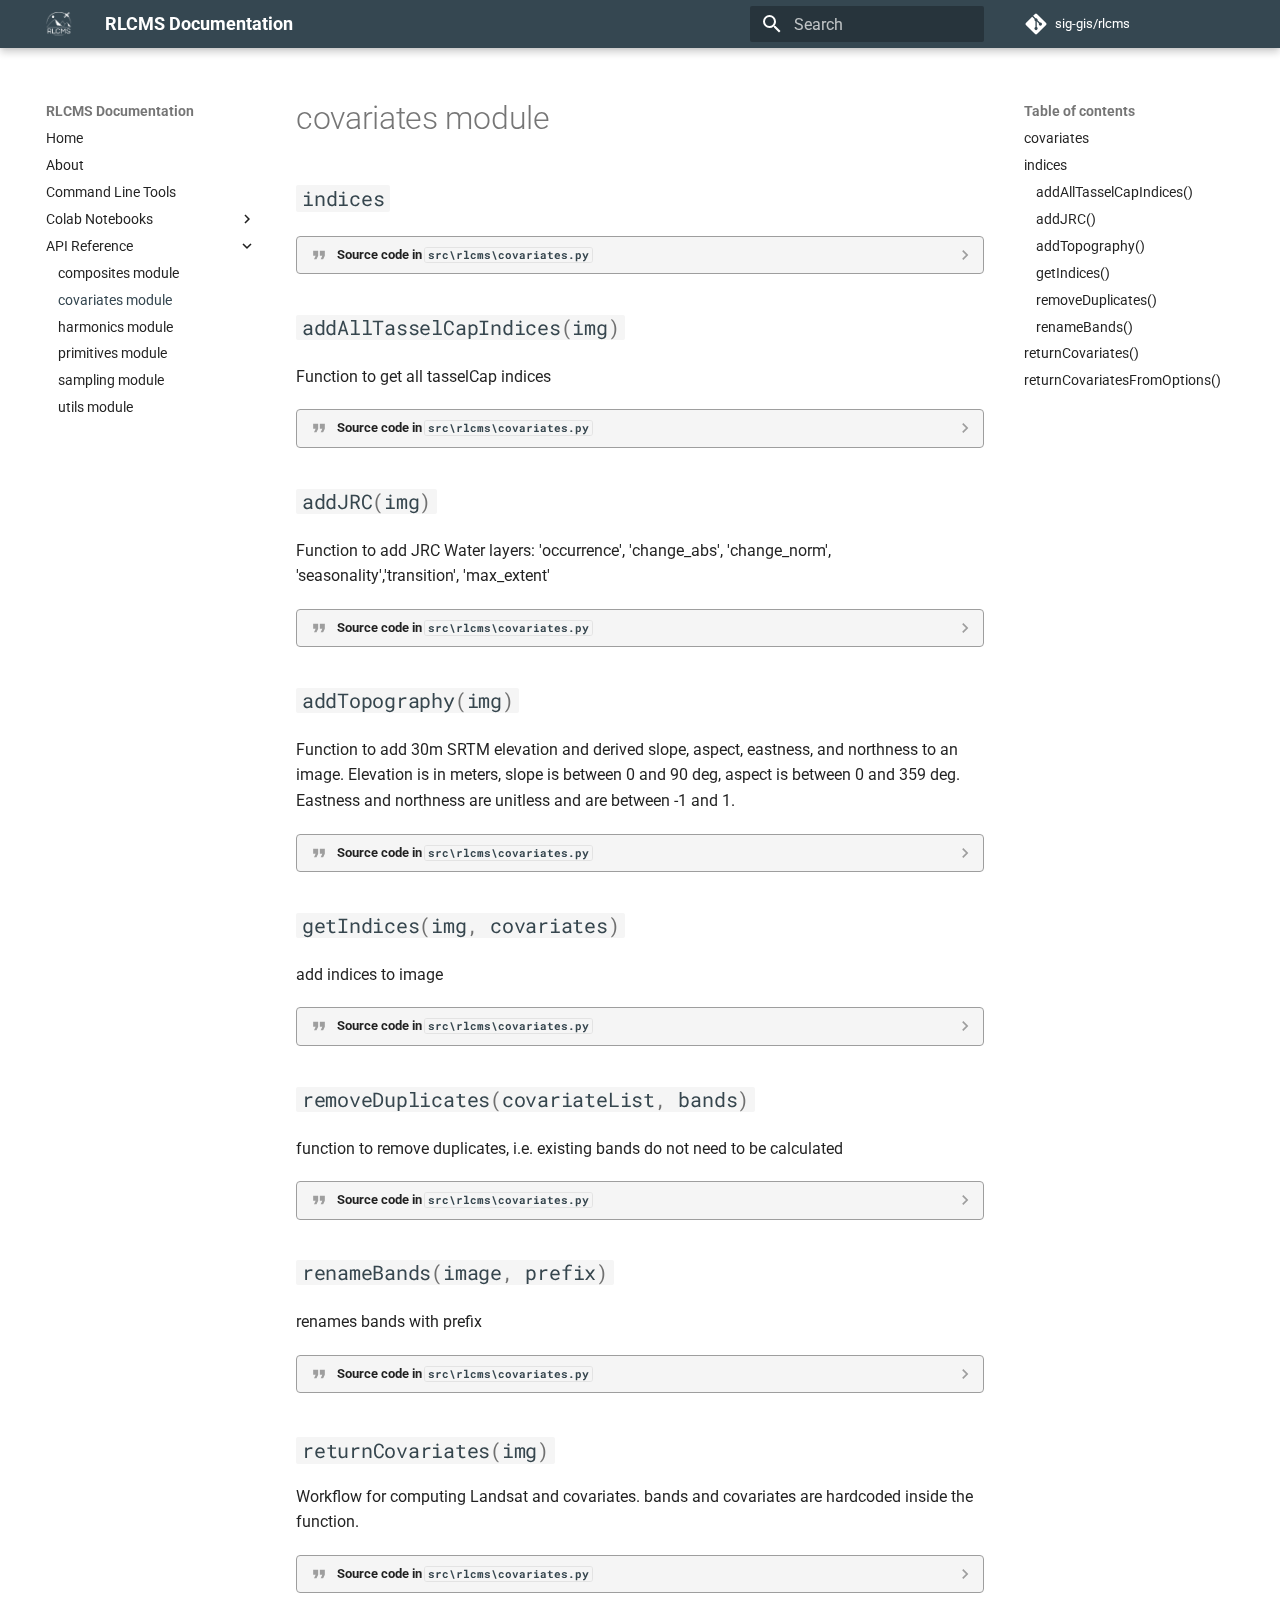
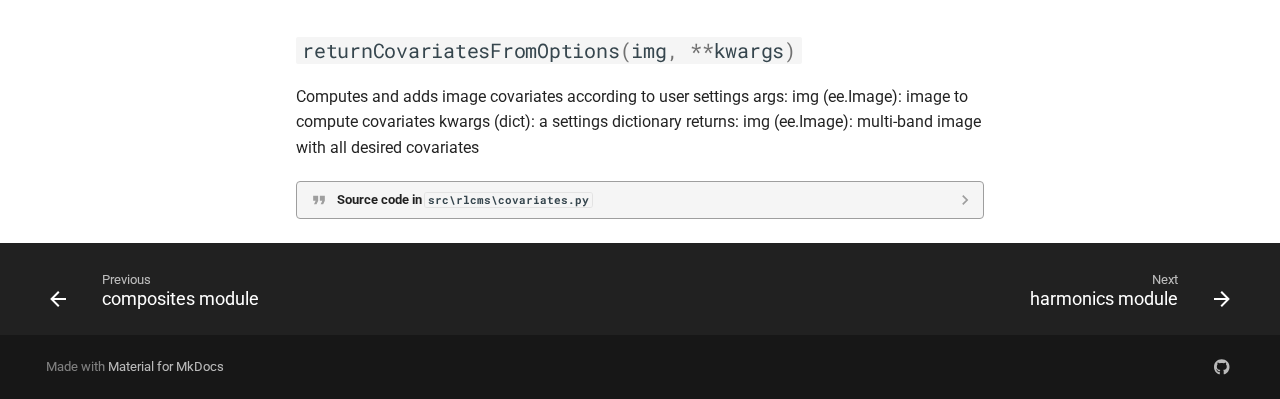
<file: covariates/index.html>
<!doctype html>
<html lang="en" class="no-js">
  <head>
    
      <meta charset="utf-8">
      <meta name="viewport" content="width=device-width,initial-scale=1">
      
      
      
      
        <link rel="prev" href="../composites/">
      
      
        <link rel="next" href="../harmonics/">
      
      
      <link rel="icon" href="../img/rlcms_logo_darkblue_fill.png">
      <meta name="generator" content="mkdocs-1.5.3, mkdocs-material-9.4.3">
    
    
      
        <title>covariates module - RLCMS Documentation</title>
      
    
    
      <link rel="stylesheet" href="../assets/stylesheets/main.79e020e9.min.css">
      
        
        <link rel="stylesheet" href="../assets/stylesheets/palette.a5377069.min.css">
      
      


    
    
      
    
    
      
        
        
        <link rel="preconnect" href="https://fonts.gstatic.com" crossorigin>
        <link rel="stylesheet" href="https://fonts.googleapis.com/css?family=Roboto:300,300i,400,400i,700,700i%7CRoboto+Mono:400,400i,700,700i&display=fallback">
        <style>:root{--md-text-font:"Roboto";--md-code-font:"Roboto Mono"}</style>
      
    
    
      <link rel="stylesheet" href="../assets/_mkdocstrings.css">
    
      <link rel="stylesheet" href="../stylesheets/extra.css">
    
    <script>__md_scope=new URL("..",location),__md_hash=e=>[...e].reduce((e,_)=>(e<<5)-e+_.charCodeAt(0),0),__md_get=(e,_=localStorage,t=__md_scope)=>JSON.parse(_.getItem(t.pathname+"."+e)),__md_set=(e,_,t=localStorage,a=__md_scope)=>{try{t.setItem(a.pathname+"."+e,JSON.stringify(_))}catch(e){}}</script>
    
      

    
    
    
  </head>
  
  
    
    
    
    
    
    <body dir="ltr" data-md-color-scheme="default" data-md-color-primary="custom" data-md-color-accent="indigo">
  
    
    
    <input class="md-toggle" data-md-toggle="drawer" type="checkbox" id="__drawer" autocomplete="off">
    <input class="md-toggle" data-md-toggle="search" type="checkbox" id="__search" autocomplete="off">
    <label class="md-overlay" for="__drawer"></label>
    <div data-md-component="skip">
      
        
        <a href="#rlcms.covariates" class="md-skip">
          Skip to content
        </a>
      
    </div>
    <div data-md-component="announce">
      
    </div>
    
    
      

  

<header class="md-header md-header--shadow" data-md-component="header">
  <nav class="md-header__inner md-grid" aria-label="Header">
    <a href=".." title="RLCMS Documentation" class="md-header__button md-logo" aria-label="RLCMS Documentation" data-md-component="logo">
      
  <img src="../img/rlcms_logo.png" alt="logo">

    </a>
    <label class="md-header__button md-icon" for="__drawer">
      
      <svg xmlns="http://www.w3.org/2000/svg" viewBox="0 0 24 24"><path d="M3 6h18v2H3V6m0 5h18v2H3v-2m0 5h18v2H3v-2Z"/></svg>
    </label>
    <div class="md-header__title" data-md-component="header-title">
      <div class="md-header__ellipsis">
        <div class="md-header__topic">
          <span class="md-ellipsis">
            RLCMS Documentation
          </span>
        </div>
        <div class="md-header__topic" data-md-component="header-topic">
          <span class="md-ellipsis">
            
              covariates module
            
          </span>
        </div>
      </div>
    </div>
    
      
    
    
    
      <label class="md-header__button md-icon" for="__search">
        
        <svg xmlns="http://www.w3.org/2000/svg" viewBox="0 0 24 24"><path d="M9.5 3A6.5 6.5 0 0 1 16 9.5c0 1.61-.59 3.09-1.56 4.23l.27.27h.79l5 5-1.5 1.5-5-5v-.79l-.27-.27A6.516 6.516 0 0 1 9.5 16 6.5 6.5 0 0 1 3 9.5 6.5 6.5 0 0 1 9.5 3m0 2C7 5 5 7 5 9.5S7 14 9.5 14 14 12 14 9.5 12 5 9.5 5Z"/></svg>
      </label>
      <div class="md-search" data-md-component="search" role="dialog">
  <label class="md-search__overlay" for="__search"></label>
  <div class="md-search__inner" role="search">
    <form class="md-search__form" name="search">
      <input type="text" class="md-search__input" name="query" aria-label="Search" placeholder="Search" autocapitalize="off" autocorrect="off" autocomplete="off" spellcheck="false" data-md-component="search-query" required>
      <label class="md-search__icon md-icon" for="__search">
        
        <svg xmlns="http://www.w3.org/2000/svg" viewBox="0 0 24 24"><path d="M9.5 3A6.5 6.5 0 0 1 16 9.5c0 1.61-.59 3.09-1.56 4.23l.27.27h.79l5 5-1.5 1.5-5-5v-.79l-.27-.27A6.516 6.516 0 0 1 9.5 16 6.5 6.5 0 0 1 3 9.5 6.5 6.5 0 0 1 9.5 3m0 2C7 5 5 7 5 9.5S7 14 9.5 14 14 12 14 9.5 12 5 9.5 5Z"/></svg>
        
        <svg xmlns="http://www.w3.org/2000/svg" viewBox="0 0 24 24"><path d="M20 11v2H8l5.5 5.5-1.42 1.42L4.16 12l7.92-7.92L13.5 5.5 8 11h12Z"/></svg>
      </label>
      <nav class="md-search__options" aria-label="Search">
        
        <button type="reset" class="md-search__icon md-icon" title="Clear" aria-label="Clear" tabindex="-1">
          
          <svg xmlns="http://www.w3.org/2000/svg" viewBox="0 0 24 24"><path d="M19 6.41 17.59 5 12 10.59 6.41 5 5 6.41 10.59 12 5 17.59 6.41 19 12 13.41 17.59 19 19 17.59 13.41 12 19 6.41Z"/></svg>
        </button>
      </nav>
      
    </form>
    <div class="md-search__output">
      <div class="md-search__scrollwrap" data-md-scrollfix>
        <div class="md-search-result" data-md-component="search-result">
          <div class="md-search-result__meta">
            Initializing search
          </div>
          <ol class="md-search-result__list" role="presentation"></ol>
        </div>
      </div>
    </div>
  </div>
</div>
    
    
      <div class="md-header__source">
        <a href="https://github.com/sig-gis/rlcms" title="Go to repository" class="md-source" data-md-component="source">
  <div class="md-source__icon md-icon">
    
    <svg xmlns="http://www.w3.org/2000/svg" viewBox="0 0 448 512"><!--! Font Awesome Free 6.4.2 by @fontawesome - https://fontawesome.com License - https://fontawesome.com/license/free (Icons: CC BY 4.0, Fonts: SIL OFL 1.1, Code: MIT License) Copyright 2023 Fonticons, Inc.--><path d="M439.55 236.05 244 40.45a28.87 28.87 0 0 0-40.81 0l-40.66 40.63 51.52 51.52c27.06-9.14 52.68 16.77 43.39 43.68l49.66 49.66c34.23-11.8 61.18 31 35.47 56.69-26.49 26.49-70.21-2.87-56-37.34L240.22 199v121.85c25.3 12.54 22.26 41.85 9.08 55a34.34 34.34 0 0 1-48.55 0c-17.57-17.6-11.07-46.91 11.25-56v-123c-20.8-8.51-24.6-30.74-18.64-45L142.57 101 8.45 235.14a28.86 28.86 0 0 0 0 40.81l195.61 195.6a28.86 28.86 0 0 0 40.8 0l194.69-194.69a28.86 28.86 0 0 0 0-40.81z"/></svg>
  </div>
  <div class="md-source__repository">
    sig-gis/rlcms
  </div>
</a>
      </div>
    
  </nav>
  
</header>
    
    <div class="md-container" data-md-component="container">
      
      
        
          
        
      
      <main class="md-main" data-md-component="main">
        <div class="md-main__inner md-grid">
          
            
              
              <div class="md-sidebar md-sidebar--primary" data-md-component="sidebar" data-md-type="navigation" >
                <div class="md-sidebar__scrollwrap">
                  <div class="md-sidebar__inner">
                    



<nav class="md-nav md-nav--primary" aria-label="Navigation" data-md-level="0">
  <label class="md-nav__title" for="__drawer">
    <a href=".." title="RLCMS Documentation" class="md-nav__button md-logo" aria-label="RLCMS Documentation" data-md-component="logo">
      
  <img src="../img/rlcms_logo.png" alt="logo">

    </a>
    RLCMS Documentation
  </label>
  
    <div class="md-nav__source">
      <a href="https://github.com/sig-gis/rlcms" title="Go to repository" class="md-source" data-md-component="source">
  <div class="md-source__icon md-icon">
    
    <svg xmlns="http://www.w3.org/2000/svg" viewBox="0 0 448 512"><!--! Font Awesome Free 6.4.2 by @fontawesome - https://fontawesome.com License - https://fontawesome.com/license/free (Icons: CC BY 4.0, Fonts: SIL OFL 1.1, Code: MIT License) Copyright 2023 Fonticons, Inc.--><path d="M439.55 236.05 244 40.45a28.87 28.87 0 0 0-40.81 0l-40.66 40.63 51.52 51.52c27.06-9.14 52.68 16.77 43.39 43.68l49.66 49.66c34.23-11.8 61.18 31 35.47 56.69-26.49 26.49-70.21-2.87-56-37.34L240.22 199v121.85c25.3 12.54 22.26 41.85 9.08 55a34.34 34.34 0 0 1-48.55 0c-17.57-17.6-11.07-46.91 11.25-56v-123c-20.8-8.51-24.6-30.74-18.64-45L142.57 101 8.45 235.14a28.86 28.86 0 0 0 0 40.81l195.61 195.6a28.86 28.86 0 0 0 40.8 0l194.69-194.69a28.86 28.86 0 0 0 0-40.81z"/></svg>
  </div>
  <div class="md-source__repository">
    sig-gis/rlcms
  </div>
</a>
    </div>
  
  <ul class="md-nav__list" data-md-scrollfix>
    
      
      
  
  
  
    <li class="md-nav__item">
      <a href=".." class="md-nav__link">
        
  
  <span class="md-ellipsis">
    Home
  </span>
  

      </a>
    </li>
  

    
      
      
  
  
  
    <li class="md-nav__item">
      <a href="../about/" class="md-nav__link">
        
  
  <span class="md-ellipsis">
    About
  </span>
  

      </a>
    </li>
  

    
      
      
  
  
  
    <li class="md-nav__item">
      <a href="../cli/" class="md-nav__link">
        
  
  <span class="md-ellipsis">
    Command Line Tools
  </span>
  

      </a>
    </li>
  

    
      
      
  
  
  
    
    
    
    
    
    <li class="md-nav__item md-nav__item--nested">
      
        
        
        
        <input class="md-nav__toggle md-toggle " type="checkbox" id="__nav_4" >
        
          
          <label class="md-nav__link" for="__nav_4" id="__nav_4_label" tabindex="0">
            
  
  <span class="md-ellipsis">
    Colab Notebooks
  </span>
  

            <span class="md-nav__icon md-icon"></span>
          </label>
        
        <nav class="md-nav" data-md-level="1" aria-labelledby="__nav_4_label" aria-expanded="false">
          <label class="md-nav__title" for="__nav_4">
            <span class="md-nav__icon md-icon"></span>
            Colab Notebooks
          </label>
          <ul class="md-nav__list" data-md-scrollfix>
            
              
                
  
  
  
    <li class="md-nav__item">
      <a href="../colab/compositing/" class="md-nav__link">
        
  
  <span class="md-ellipsis">
    compositing
  </span>
  

      </a>
    </li>
  

              
            
              
                
  
  
  
    <li class="md-nav__item">
      <a href="../colab/primitives/" class="md-nav__link">
        
  
  <span class="md-ellipsis">
    primitives
  </span>
  

      </a>
    </li>
  

              
            
              
                
  
  
  
    <li class="md-nav__item">
      <a href="../colab/sampling/" class="md-nav__link">
        
  
  <span class="md-ellipsis">
    sampling
  </span>
  

      </a>
    </li>
  

              
            
          </ul>
        </nav>
      
    </li>
  

    
      
      
  
  
    
  
  
    
    
    
    
    
    <li class="md-nav__item md-nav__item--active md-nav__item--nested">
      
        
        
        
        <input class="md-nav__toggle md-toggle " type="checkbox" id="__nav_5" checked>
        
          
          <label class="md-nav__link" for="__nav_5" id="__nav_5_label" tabindex="0">
            
  
  <span class="md-ellipsis">
    API Reference
  </span>
  

            <span class="md-nav__icon md-icon"></span>
          </label>
        
        <nav class="md-nav" data-md-level="1" aria-labelledby="__nav_5_label" aria-expanded="true">
          <label class="md-nav__title" for="__nav_5">
            <span class="md-nav__icon md-icon"></span>
            API Reference
          </label>
          <ul class="md-nav__list" data-md-scrollfix>
            
              
                
  
  
  
    <li class="md-nav__item">
      <a href="../composites/" class="md-nav__link">
        
  
  <span class="md-ellipsis">
    composites module
  </span>
  

      </a>
    </li>
  

              
            
              
                
  
  
    
  
  
    <li class="md-nav__item md-nav__item--active">
      
      <input class="md-nav__toggle md-toggle" type="checkbox" id="__toc">
      
      
      
        <label class="md-nav__link md-nav__link--active" for="__toc">
          
  
  <span class="md-ellipsis">
    covariates module
  </span>
  

          <span class="md-nav__icon md-icon"></span>
        </label>
      
      <a href="./" class="md-nav__link md-nav__link--active">
        
  
  <span class="md-ellipsis">
    covariates module
  </span>
  

      </a>
      
        

<nav class="md-nav md-nav--secondary" aria-label="Table of contents">
  
  
  
  
    <label class="md-nav__title" for="__toc">
      <span class="md-nav__icon md-icon"></span>
      Table of contents
    </label>
    <ul class="md-nav__list" data-md-component="toc" data-md-scrollfix>
      
        <li class="md-nav__item">
  <a href="#rlcms.covariates" class="md-nav__link">
    covariates
  </a>
  
</li>
      
        <li class="md-nav__item">
  <a href="#rlcms.covariates.indices" class="md-nav__link">
    indices
  </a>
  
    <nav class="md-nav" aria-label="indices">
      <ul class="md-nav__list">
        
          <li class="md-nav__item">
  <a href="#rlcms.covariates.indices.addAllTasselCapIndices" class="md-nav__link">
    addAllTasselCapIndices()
  </a>
  
</li>
        
          <li class="md-nav__item">
  <a href="#rlcms.covariates.indices.addJRC" class="md-nav__link">
    addJRC()
  </a>
  
</li>
        
          <li class="md-nav__item">
  <a href="#rlcms.covariates.indices.addTopography" class="md-nav__link">
    addTopography()
  </a>
  
</li>
        
          <li class="md-nav__item">
  <a href="#rlcms.covariates.indices.getIndices" class="md-nav__link">
    getIndices()
  </a>
  
</li>
        
          <li class="md-nav__item">
  <a href="#rlcms.covariates.indices.removeDuplicates" class="md-nav__link">
    removeDuplicates()
  </a>
  
</li>
        
          <li class="md-nav__item">
  <a href="#rlcms.covariates.indices.renameBands" class="md-nav__link">
    renameBands()
  </a>
  
</li>
        
      </ul>
    </nav>
  
</li>
      
        <li class="md-nav__item">
  <a href="#rlcms.covariates.returnCovariates" class="md-nav__link">
    returnCovariates()
  </a>
  
</li>
      
        <li class="md-nav__item">
  <a href="#rlcms.covariates.returnCovariatesFromOptions" class="md-nav__link">
    returnCovariatesFromOptions()
  </a>
  
</li>
      
    </ul>
  
</nav>
      
    </li>
  

              
            
              
                
  
  
  
    <li class="md-nav__item">
      <a href="../harmonics/" class="md-nav__link">
        
  
  <span class="md-ellipsis">
    harmonics module
  </span>
  

      </a>
    </li>
  

              
            
              
                
  
  
  
    <li class="md-nav__item">
      <a href="../primitives/" class="md-nav__link">
        
  
  <span class="md-ellipsis">
    primitives module
  </span>
  

      </a>
    </li>
  

              
            
              
                
  
  
  
    <li class="md-nav__item">
      <a href="../sampling/" class="md-nav__link">
        
  
  <span class="md-ellipsis">
    sampling module
  </span>
  

      </a>
    </li>
  

              
            
              
                
  
  
  
    <li class="md-nav__item">
      <a href="../utils/" class="md-nav__link">
        
  
  <span class="md-ellipsis">
    utils module
  </span>
  

      </a>
    </li>
  

              
            
          </ul>
        </nav>
      
    </li>
  

    
  </ul>
</nav>
                  </div>
                </div>
              </div>
            
            
              
              <div class="md-sidebar md-sidebar--secondary" data-md-component="sidebar" data-md-type="toc" >
                <div class="md-sidebar__scrollwrap">
                  <div class="md-sidebar__inner">
                    

<nav class="md-nav md-nav--secondary" aria-label="Table of contents">
  
  
  
  
    <label class="md-nav__title" for="__toc">
      <span class="md-nav__icon md-icon"></span>
      Table of contents
    </label>
    <ul class="md-nav__list" data-md-component="toc" data-md-scrollfix>
      
        <li class="md-nav__item">
  <a href="#rlcms.covariates" class="md-nav__link">
    covariates
  </a>
  
</li>
      
        <li class="md-nav__item">
  <a href="#rlcms.covariates.indices" class="md-nav__link">
    indices
  </a>
  
    <nav class="md-nav" aria-label="indices">
      <ul class="md-nav__list">
        
          <li class="md-nav__item">
  <a href="#rlcms.covariates.indices.addAllTasselCapIndices" class="md-nav__link">
    addAllTasselCapIndices()
  </a>
  
</li>
        
          <li class="md-nav__item">
  <a href="#rlcms.covariates.indices.addJRC" class="md-nav__link">
    addJRC()
  </a>
  
</li>
        
          <li class="md-nav__item">
  <a href="#rlcms.covariates.indices.addTopography" class="md-nav__link">
    addTopography()
  </a>
  
</li>
        
          <li class="md-nav__item">
  <a href="#rlcms.covariates.indices.getIndices" class="md-nav__link">
    getIndices()
  </a>
  
</li>
        
          <li class="md-nav__item">
  <a href="#rlcms.covariates.indices.removeDuplicates" class="md-nav__link">
    removeDuplicates()
  </a>
  
</li>
        
          <li class="md-nav__item">
  <a href="#rlcms.covariates.indices.renameBands" class="md-nav__link">
    renameBands()
  </a>
  
</li>
        
      </ul>
    </nav>
  
</li>
      
        <li class="md-nav__item">
  <a href="#rlcms.covariates.returnCovariates" class="md-nav__link">
    returnCovariates()
  </a>
  
</li>
      
        <li class="md-nav__item">
  <a href="#rlcms.covariates.returnCovariatesFromOptions" class="md-nav__link">
    returnCovariatesFromOptions()
  </a>
  
</li>
      
    </ul>
  
</nav>
                  </div>
                </div>
              </div>
            
          
          
            <div class="md-content" data-md-component="content">
              <article class="md-content__inner md-typeset">
                
                  

  
  


  <h1>covariates module</h1>

<div class="doc doc-object doc-module">



<a id="rlcms.covariates"></a>
  <div class="doc doc-contents first">

  

  <div class="doc doc-children">








<div class="doc doc-object doc-class">




<h2 id="rlcms.covariates.indices" class="doc doc-heading">
          <code>indices</code>


</h2>


  <div class="doc doc-contents ">


            <details class="quote">
              <summary>Source code in <code>src\rlcms\covariates.py</code></summary>
              <div class="highlight"><table class="highlighttable"><tr><td class="linenos"><div class="linenodiv"><pre><span></span><span class="normal">  3</span>
<span class="normal">  4</span>
<span class="normal">  5</span>
<span class="normal">  6</span>
<span class="normal">  7</span>
<span class="normal">  8</span>
<span class="normal">  9</span>
<span class="normal"> 10</span>
<span class="normal"> 11</span>
<span class="normal"> 12</span>
<span class="normal"> 13</span>
<span class="normal"> 14</span>
<span class="normal"> 15</span>
<span class="normal"> 16</span>
<span class="normal"> 17</span>
<span class="normal"> 18</span>
<span class="normal"> 19</span>
<span class="normal"> 20</span>
<span class="normal"> 21</span>
<span class="normal"> 22</span>
<span class="normal"> 23</span>
<span class="normal"> 24</span>
<span class="normal"> 25</span>
<span class="normal"> 26</span>
<span class="normal"> 27</span>
<span class="normal"> 28</span>
<span class="normal"> 29</span>
<span class="normal"> 30</span>
<span class="normal"> 31</span>
<span class="normal"> 32</span>
<span class="normal"> 33</span>
<span class="normal"> 34</span>
<span class="normal"> 35</span>
<span class="normal"> 36</span>
<span class="normal"> 37</span>
<span class="normal"> 38</span>
<span class="normal"> 39</span>
<span class="normal"> 40</span>
<span class="normal"> 41</span>
<span class="normal"> 42</span>
<span class="normal"> 43</span>
<span class="normal"> 44</span>
<span class="normal"> 45</span>
<span class="normal"> 46</span>
<span class="normal"> 47</span>
<span class="normal"> 48</span>
<span class="normal"> 49</span>
<span class="normal"> 50</span>
<span class="normal"> 51</span>
<span class="normal"> 52</span>
<span class="normal"> 53</span>
<span class="normal"> 54</span>
<span class="normal"> 55</span>
<span class="normal"> 56</span>
<span class="normal"> 57</span>
<span class="normal"> 58</span>
<span class="normal"> 59</span>
<span class="normal"> 60</span>
<span class="normal"> 61</span>
<span class="normal"> 62</span>
<span class="normal"> 63</span>
<span class="normal"> 64</span>
<span class="normal"> 65</span>
<span class="normal"> 66</span>
<span class="normal"> 67</span>
<span class="normal"> 68</span>
<span class="normal"> 69</span>
<span class="normal"> 70</span>
<span class="normal"> 71</span>
<span class="normal"> 72</span>
<span class="normal"> 73</span>
<span class="normal"> 74</span>
<span class="normal"> 75</span>
<span class="normal"> 76</span>
<span class="normal"> 77</span>
<span class="normal"> 78</span>
<span class="normal"> 79</span>
<span class="normal"> 80</span>
<span class="normal"> 81</span>
<span class="normal"> 82</span>
<span class="normal"> 83</span>
<span class="normal"> 84</span>
<span class="normal"> 85</span>
<span class="normal"> 86</span>
<span class="normal"> 87</span>
<span class="normal"> 88</span>
<span class="normal"> 89</span>
<span class="normal"> 90</span>
<span class="normal"> 91</span>
<span class="normal"> 92</span>
<span class="normal"> 93</span>
<span class="normal"> 94</span>
<span class="normal"> 95</span>
<span class="normal"> 96</span>
<span class="normal"> 97</span>
<span class="normal"> 98</span>
<span class="normal"> 99</span>
<span class="normal">100</span>
<span class="normal">101</span>
<span class="normal">102</span>
<span class="normal">103</span>
<span class="normal">104</span>
<span class="normal">105</span>
<span class="normal">106</span>
<span class="normal">107</span>
<span class="normal">108</span>
<span class="normal">109</span>
<span class="normal">110</span>
<span class="normal">111</span>
<span class="normal">112</span>
<span class="normal">113</span>
<span class="normal">114</span>
<span class="normal">115</span>
<span class="normal">116</span>
<span class="normal">117</span>
<span class="normal">118</span>
<span class="normal">119</span>
<span class="normal">120</span>
<span class="normal">121</span>
<span class="normal">122</span>
<span class="normal">123</span>
<span class="normal">124</span>
<span class="normal">125</span>
<span class="normal">126</span>
<span class="normal">127</span>
<span class="normal">128</span>
<span class="normal">129</span>
<span class="normal">130</span>
<span class="normal">131</span>
<span class="normal">132</span>
<span class="normal">133</span>
<span class="normal">134</span>
<span class="normal">135</span>
<span class="normal">136</span>
<span class="normal">137</span>
<span class="normal">138</span>
<span class="normal">139</span>
<span class="normal">140</span>
<span class="normal">141</span>
<span class="normal">142</span>
<span class="normal">143</span>
<span class="normal">144</span>
<span class="normal">145</span>
<span class="normal">146</span>
<span class="normal">147</span>
<span class="normal">148</span>
<span class="normal">149</span>
<span class="normal">150</span>
<span class="normal">151</span>
<span class="normal">152</span>
<span class="normal">153</span>
<span class="normal">154</span>
<span class="normal">155</span>
<span class="normal">156</span>
<span class="normal">157</span>
<span class="normal">158</span>
<span class="normal">159</span>
<span class="normal">160</span>
<span class="normal">161</span>
<span class="normal">162</span>
<span class="normal">163</span>
<span class="normal">164</span>
<span class="normal">165</span>
<span class="normal">166</span>
<span class="normal">167</span>
<span class="normal">168</span>
<span class="normal">169</span>
<span class="normal">170</span>
<span class="normal">171</span>
<span class="normal">172</span>
<span class="normal">173</span>
<span class="normal">174</span>
<span class="normal">175</span>
<span class="normal">176</span>
<span class="normal">177</span>
<span class="normal">178</span>
<span class="normal">179</span>
<span class="normal">180</span>
<span class="normal">181</span>
<span class="normal">182</span>
<span class="normal">183</span>
<span class="normal">184</span>
<span class="normal">185</span>
<span class="normal">186</span>
<span class="normal">187</span>
<span class="normal">188</span>
<span class="normal">189</span>
<span class="normal">190</span>
<span class="normal">191</span>
<span class="normal">192</span>
<span class="normal">193</span>
<span class="normal">194</span>
<span class="normal">195</span>
<span class="normal">196</span>
<span class="normal">197</span>
<span class="normal">198</span>
<span class="normal">199</span>
<span class="normal">200</span>
<span class="normal">201</span>
<span class="normal">202</span>
<span class="normal">203</span>
<span class="normal">204</span>
<span class="normal">205</span>
<span class="normal">206</span>
<span class="normal">207</span>
<span class="normal">208</span>
<span class="normal">209</span>
<span class="normal">210</span>
<span class="normal">211</span>
<span class="normal">212</span>
<span class="normal">213</span>
<span class="normal">214</span>
<span class="normal">215</span>
<span class="normal">216</span>
<span class="normal">217</span>
<span class="normal">218</span>
<span class="normal">219</span>
<span class="normal">220</span>
<span class="normal">221</span>
<span class="normal">222</span>
<span class="normal">223</span>
<span class="normal">224</span>
<span class="normal">225</span>
<span class="normal">226</span>
<span class="normal">227</span>
<span class="normal">228</span>
<span class="normal">229</span>
<span class="normal">230</span>
<span class="normal">231</span>
<span class="normal">232</span>
<span class="normal">233</span>
<span class="normal">234</span>
<span class="normal">235</span>
<span class="normal">236</span>
<span class="normal">237</span>
<span class="normal">238</span>
<span class="normal">239</span>
<span class="normal">240</span>
<span class="normal">241</span>
<span class="normal">242</span>
<span class="normal">243</span>
<span class="normal">244</span>
<span class="normal">245</span>
<span class="normal">246</span>
<span class="normal">247</span>
<span class="normal">248</span>
<span class="normal">249</span>
<span class="normal">250</span>
<span class="normal">251</span>
<span class="normal">252</span>
<span class="normal">253</span>
<span class="normal">254</span>
<span class="normal">255</span>
<span class="normal">256</span>
<span class="normal">257</span>
<span class="normal">258</span>
<span class="normal">259</span>
<span class="normal">260</span>
<span class="normal">261</span>
<span class="normal">262</span>
<span class="normal">263</span>
<span class="normal">264</span>
<span class="normal">265</span>
<span class="normal">266</span>
<span class="normal">267</span>
<span class="normal">268</span>
<span class="normal">269</span>
<span class="normal">270</span>
<span class="normal">271</span>
<span class="normal">272</span>
<span class="normal">273</span>
<span class="normal">274</span></pre></div></td><td class="code"><div><pre><span></span><code><span class="k">class</span> <span class="nc">indices</span><span class="p">():</span>

	<span class="k">def</span> <span class="fm">__init__</span><span class="p">(</span><span class="bp">self</span><span class="p">):</span>



		<span class="c1"># list with functions to call for each index</span>
		<span class="bp">self</span><span class="o">.</span><span class="n">functionList</span> <span class="o">=</span> <span class="p">{</span><span class="s2">&quot;ND_blue_green&quot;</span> <span class="p">:</span> <span class="bp">self</span><span class="o">.</span><span class="n">ND_blue_green</span><span class="p">,</span> \
							 <span class="s2">&quot;ND_blue_red&quot;</span> <span class="p">:</span> <span class="bp">self</span><span class="o">.</span><span class="n">ND_blue_red</span><span class="p">,</span> \
							 <span class="s2">&quot;ND_blue_nir&quot;</span> <span class="p">:</span> <span class="bp">self</span><span class="o">.</span><span class="n">ND_blue_nir</span><span class="p">,</span> \
							 <span class="s2">&quot;ND_blue_swir1&quot;</span> <span class="p">:</span> <span class="bp">self</span><span class="o">.</span><span class="n">ND_blue_swir1</span><span class="p">,</span> \
							 <span class="s2">&quot;ND_blue_swir2&quot;</span> <span class="p">:</span> <span class="bp">self</span><span class="o">.</span><span class="n">ND_blue_swir2</span><span class="p">,</span> \
							 <span class="s2">&quot;ND_green_red&quot;</span> <span class="p">:</span> <span class="bp">self</span><span class="o">.</span><span class="n">ND_green_red</span><span class="p">,</span> \
							 <span class="s2">&quot;ND_green_nir&quot;</span> <span class="p">:</span> <span class="bp">self</span><span class="o">.</span><span class="n">ND_green_nir</span><span class="p">,</span> \
							 <span class="s2">&quot;ND_green_swir1&quot;</span> <span class="p">:</span> <span class="bp">self</span><span class="o">.</span><span class="n">ND_green_swir1</span><span class="p">,</span> \
							 <span class="s2">&quot;ND_green_swir2&quot;</span> <span class="p">:</span> <span class="bp">self</span><span class="o">.</span><span class="n">ND_green_swir2</span><span class="p">,</span> \
							 <span class="s2">&quot;ND_red_swir1&quot;</span> <span class="p">:</span> <span class="bp">self</span><span class="o">.</span><span class="n">ND_red_swir1</span><span class="p">,</span> \
							 <span class="s2">&quot;ND_red_swir2&quot;</span> <span class="p">:</span> <span class="bp">self</span><span class="o">.</span><span class="n">ND_red_swir2</span><span class="p">,</span> \
							 <span class="s2">&quot;ND_nir_red&quot;</span> <span class="p">:</span> <span class="bp">self</span><span class="o">.</span><span class="n">ND_nir_red</span><span class="p">,</span> \
							 <span class="s2">&quot;ND_nir_swir1&quot;</span> <span class="p">:</span> <span class="bp">self</span><span class="o">.</span><span class="n">ND_nir_swir1</span><span class="p">,</span> \
							 <span class="s2">&quot;ND_nir_swir2&quot;</span> <span class="p">:</span> <span class="bp">self</span><span class="o">.</span><span class="n">ND_nir_swir2</span><span class="p">,</span> \
							 <span class="s2">&quot;ND_swir1_swir2&quot;</span> <span class="p">:</span> <span class="bp">self</span><span class="o">.</span><span class="n">ND_swir1_swir2</span><span class="p">,</span> \
							 <span class="s2">&quot;R_swir1_nir&quot;</span> <span class="p">:</span> <span class="bp">self</span><span class="o">.</span><span class="n">R_swir1_nir</span><span class="p">,</span> \
							 <span class="s2">&quot;R_red_swir1&quot;</span> <span class="p">:</span> <span class="bp">self</span><span class="o">.</span><span class="n">R_red_swir1</span><span class="p">,</span> \
							 <span class="s2">&quot;EVI&quot;</span> <span class="p">:</span> <span class="bp">self</span><span class="o">.</span><span class="n">EVI</span><span class="p">,</span> \
							 <span class="s2">&quot;SAVI&quot;</span> <span class="p">:</span> <span class="bp">self</span><span class="o">.</span><span class="n">SAVI</span><span class="p">,</span> \
							 <span class="s2">&quot;IBI&quot;</span> <span class="p">:</span> <span class="bp">self</span><span class="o">.</span><span class="n">IBI</span><span class="p">}</span>


	<span class="k">def</span> <span class="nf">addAllTasselCapIndices</span><span class="p">(</span><span class="bp">self</span><span class="p">,</span><span class="n">img</span><span class="p">):</span> 
<span class="w">		</span><span class="sd">&quot;&quot;&quot; Function to get all tasselCap indices &quot;&quot;&quot;</span>

		<span class="k">def</span> <span class="nf">getTasseledCap</span><span class="p">(</span><span class="n">img</span><span class="p">):</span>
<span class="w">			</span><span class="sd">&quot;&quot;&quot;Function to compute the Tasseled Cap transformation and return an image&quot;&quot;&quot;</span>

			<span class="n">coefficients</span> <span class="o">=</span> <span class="n">ee</span><span class="o">.</span><span class="n">Array</span><span class="p">([</span>
				<span class="p">[</span><span class="mf">0.3037</span><span class="p">,</span> <span class="mf">0.2793</span><span class="p">,</span> <span class="mf">0.4743</span><span class="p">,</span> <span class="mf">0.5585</span><span class="p">,</span> <span class="mf">0.5082</span><span class="p">,</span> <span class="mf">0.1863</span><span class="p">],</span>
				<span class="p">[</span><span class="o">-</span><span class="mf">0.2848</span><span class="p">,</span> <span class="o">-</span><span class="mf">0.2435</span><span class="p">,</span> <span class="o">-</span><span class="mf">0.5436</span><span class="p">,</span> <span class="mf">0.7243</span><span class="p">,</span> <span class="mf">0.0840</span><span class="p">,</span> <span class="o">-</span><span class="mf">0.1800</span><span class="p">],</span>
				<span class="p">[</span><span class="mf">0.1509</span><span class="p">,</span> <span class="mf">0.1973</span><span class="p">,</span> <span class="mf">0.3279</span><span class="p">,</span> <span class="mf">0.3406</span><span class="p">,</span> <span class="o">-</span><span class="mf">0.7112</span><span class="p">,</span> <span class="o">-</span><span class="mf">0.4572</span><span class="p">],</span>
				<span class="p">[</span><span class="o">-</span><span class="mf">0.8242</span><span class="p">,</span> <span class="mf">0.0849</span><span class="p">,</span> <span class="mf">0.4392</span><span class="p">,</span> <span class="o">-</span><span class="mf">0.0580</span><span class="p">,</span> <span class="mf">0.2012</span><span class="p">,</span> <span class="o">-</span><span class="mf">0.2768</span><span class="p">],</span>
				<span class="p">[</span><span class="o">-</span><span class="mf">0.3280</span><span class="p">,</span> <span class="mf">0.0549</span><span class="p">,</span> <span class="mf">0.1075</span><span class="p">,</span> <span class="mf">0.1855</span><span class="p">,</span> <span class="o">-</span><span class="mf">0.4357</span><span class="p">,</span> <span class="mf">0.8085</span><span class="p">],</span>
				<span class="p">[</span><span class="mf">0.1084</span><span class="p">,</span> <span class="o">-</span><span class="mf">0.9022</span><span class="p">,</span> <span class="mf">0.4120</span><span class="p">,</span> <span class="mf">0.0573</span><span class="p">,</span> <span class="o">-</span><span class="mf">0.0251</span><span class="p">,</span> <span class="mf">0.0238</span><span class="p">]</span>
			<span class="p">])</span>

			<span class="n">bands</span><span class="o">=</span><span class="n">ee</span><span class="o">.</span><span class="n">List</span><span class="p">([</span><span class="s1">&#39;blue&#39;</span><span class="p">,</span><span class="s1">&#39;green&#39;</span><span class="p">,</span><span class="s1">&#39;red&#39;</span><span class="p">,</span><span class="s1">&#39;nir&#39;</span><span class="p">,</span><span class="s1">&#39;swir1&#39;</span><span class="p">,</span><span class="s1">&#39;swir2&#39;</span><span class="p">])</span>

			<span class="c1"># Make an Array Image, with a 1-D Array per pixel.</span>
			<span class="n">arrayImage1D</span> <span class="o">=</span> <span class="n">img</span><span class="o">.</span><span class="n">select</span><span class="p">(</span><span class="n">bands</span><span class="p">)</span><span class="o">.</span><span class="n">toArray</span><span class="p">()</span>

			<span class="c1"># Make an Array Image with a 2-D Array per pixel, 6x1.</span>
			<span class="n">arrayImage2D</span> <span class="o">=</span> <span class="n">arrayImage1D</span><span class="o">.</span><span class="n">toArray</span><span class="p">(</span><span class="mi">1</span><span class="p">)</span>

			<span class="n">componentsImage</span> <span class="o">=</span> <span class="n">ee</span><span class="o">.</span><span class="n">Image</span><span class="p">(</span><span class="n">coefficients</span><span class="p">)</span><span class="o">.</span><span class="n">matrixMultiply</span><span class="p">(</span><span class="n">arrayImage2D</span><span class="p">)</span><span class="o">.</span><span class="n">arrayProject</span><span class="p">([</span><span class="mi">0</span><span class="p">])</span><span class="o">.</span><span class="n">arrayFlatten</span><span class="p">([[</span><span class="s1">&#39;brightness&#39;</span><span class="p">,</span> <span class="s1">&#39;greenness&#39;</span><span class="p">,</span> <span class="s1">&#39;wetness&#39;</span><span class="p">,</span> <span class="s1">&#39;fourth&#39;</span><span class="p">,</span> <span class="s1">&#39;fifth&#39;</span><span class="p">,</span> <span class="s1">&#39;sixth&#39;</span><span class="p">]])</span><span class="o">.</span><span class="n">float</span><span class="p">()</span>

			<span class="c1"># Get a multi-band image with TC-named bands.</span>
			<span class="k">return</span> <span class="n">img</span><span class="o">.</span><span class="n">addBands</span><span class="p">(</span><span class="n">componentsImage</span><span class="p">);</span>	


		<span class="k">def</span> <span class="nf">addTCAngles</span><span class="p">(</span><span class="n">img</span><span class="p">):</span>

<span class="w">			</span><span class="sd">&quot;&quot;&quot; Function to add Tasseled Cap angles and distances to an image. Assumes image has bands: &#39;brightness&#39;, &#39;greenness&#39;, and &#39;wetness&#39;.&quot;&quot;&quot;</span>

			<span class="c1"># Select brightness, greenness, and wetness bands	</span>
			<span class="n">brightness</span> <span class="o">=</span> <span class="n">img</span><span class="o">.</span><span class="n">select</span><span class="p">(</span><span class="s1">&#39;brightness&#39;</span><span class="p">)</span>
			<span class="n">greenness</span> <span class="o">=</span> <span class="n">img</span><span class="o">.</span><span class="n">select</span><span class="p">(</span><span class="s1">&#39;greenness&#39;</span><span class="p">)</span>
			<span class="n">wetness</span> <span class="o">=</span> <span class="n">img</span><span class="o">.</span><span class="n">select</span><span class="p">(</span><span class="s1">&#39;wetness&#39;</span><span class="p">)</span>

			<span class="c1"># Calculate Tasseled Cap angles and distances</span>
			<span class="n">tcAngleBG</span> <span class="o">=</span> <span class="n">brightness</span><span class="o">.</span><span class="n">atan2</span><span class="p">(</span><span class="n">greenness</span><span class="p">)</span><span class="o">.</span><span class="n">divide</span><span class="p">(</span><span class="n">math</span><span class="o">.</span><span class="n">pi</span><span class="p">)</span><span class="o">.</span><span class="n">rename</span><span class="p">([</span><span class="s1">&#39;tcAngleBG&#39;</span><span class="p">])</span>
			<span class="n">tcAngleGW</span> <span class="o">=</span> <span class="n">greenness</span><span class="o">.</span><span class="n">atan2</span><span class="p">(</span><span class="n">wetness</span><span class="p">)</span><span class="o">.</span><span class="n">divide</span><span class="p">(</span><span class="n">math</span><span class="o">.</span><span class="n">pi</span><span class="p">)</span><span class="o">.</span><span class="n">rename</span><span class="p">([</span><span class="s1">&#39;tcAngleGW&#39;</span><span class="p">])</span>
			<span class="n">tcAngleBW</span> <span class="o">=</span> <span class="n">brightness</span><span class="o">.</span><span class="n">atan2</span><span class="p">(</span><span class="n">wetness</span><span class="p">)</span><span class="o">.</span><span class="n">divide</span><span class="p">(</span><span class="n">math</span><span class="o">.</span><span class="n">pi</span><span class="p">)</span><span class="o">.</span><span class="n">rename</span><span class="p">([</span><span class="s1">&#39;tcAngleBW&#39;</span><span class="p">])</span>
			<span class="n">tcDistBG</span> <span class="o">=</span> <span class="n">brightness</span><span class="o">.</span><span class="n">hypot</span><span class="p">(</span><span class="n">greenness</span><span class="p">)</span><span class="o">.</span><span class="n">rename</span><span class="p">([</span><span class="s1">&#39;tcDistBG&#39;</span><span class="p">])</span>
			<span class="n">tcDistGW</span> <span class="o">=</span> <span class="n">greenness</span><span class="o">.</span><span class="n">hypot</span><span class="p">(</span><span class="n">wetness</span><span class="p">)</span><span class="o">.</span><span class="n">rename</span><span class="p">([</span><span class="s1">&#39;tcDistGW&#39;</span><span class="p">])</span>
			<span class="n">tcDistBW</span> <span class="o">=</span> <span class="n">brightness</span><span class="o">.</span><span class="n">hypot</span><span class="p">(</span><span class="n">wetness</span><span class="p">)</span><span class="o">.</span><span class="n">rename</span><span class="p">([</span><span class="s1">&#39;tcDistBW&#39;</span><span class="p">])</span>
			<span class="n">img</span> <span class="o">=</span> <span class="n">img</span><span class="o">.</span><span class="n">addBands</span><span class="p">(</span><span class="n">tcAngleBG</span><span class="p">)</span><span class="o">.</span><span class="n">addBands</span><span class="p">(</span><span class="n">tcAngleGW</span><span class="p">)</span><span class="o">.</span><span class="n">addBands</span><span class="p">(</span><span class="n">tcAngleBW</span><span class="p">)</span><span class="o">.</span><span class="n">addBands</span><span class="p">(</span><span class="n">tcDistBG</span><span class="p">)</span><span class="o">.</span><span class="n">addBands</span><span class="p">(</span><span class="n">tcDistGW</span><span class="p">)</span><span class="o">.</span><span class="n">addBands</span><span class="p">(</span><span class="n">tcDistBW</span><span class="p">)</span>

			<span class="k">return</span> <span class="n">img</span>

		<span class="n">img</span> <span class="o">=</span> <span class="n">getTasseledCap</span><span class="p">(</span><span class="n">img</span><span class="p">)</span>
		<span class="n">img</span> <span class="o">=</span> <span class="n">addTCAngles</span><span class="p">(</span><span class="n">img</span><span class="p">)</span>
		<span class="k">return</span> <span class="n">img</span>

	<span class="k">def</span> <span class="nf">ND_blue_green</span><span class="p">(</span><span class="bp">self</span><span class="p">,</span><span class="n">img</span><span class="p">):</span>
		<span class="n">img</span> <span class="o">=</span> <span class="n">img</span><span class="o">.</span><span class="n">addBands</span><span class="p">(</span><span class="n">img</span><span class="o">.</span><span class="n">normalizedDifference</span><span class="p">([</span><span class="s1">&#39;blue&#39;</span><span class="p">,</span><span class="s1">&#39;green&#39;</span><span class="p">])</span><span class="o">.</span><span class="n">rename</span><span class="p">([</span><span class="s1">&#39;ND_blue_green&#39;</span><span class="p">]))</span>
		<span class="k">return</span> <span class="n">img</span>

	<span class="k">def</span> <span class="nf">ND_blue_red</span><span class="p">(</span><span class="bp">self</span><span class="p">,</span><span class="n">img</span><span class="p">):</span>
		<span class="n">img</span> <span class="o">=</span> <span class="n">img</span><span class="o">.</span><span class="n">addBands</span><span class="p">(</span><span class="n">img</span><span class="o">.</span><span class="n">normalizedDifference</span><span class="p">([</span><span class="s1">&#39;blue&#39;</span><span class="p">,</span><span class="s1">&#39;red&#39;</span><span class="p">])</span><span class="o">.</span><span class="n">rename</span><span class="p">([</span><span class="s1">&#39;ND_blue_red&#39;</span><span class="p">]))</span>
		<span class="k">return</span> <span class="n">img</span>

	<span class="k">def</span> <span class="nf">ND_blue_nir</span><span class="p">(</span><span class="bp">self</span><span class="p">,</span><span class="n">img</span><span class="p">):</span>
		<span class="n">img</span> <span class="o">=</span> <span class="n">img</span><span class="o">.</span><span class="n">addBands</span><span class="p">(</span><span class="n">img</span><span class="o">.</span><span class="n">normalizedDifference</span><span class="p">([</span><span class="s1">&#39;blue&#39;</span><span class="p">,</span><span class="s1">&#39;nir&#39;</span><span class="p">])</span><span class="o">.</span><span class="n">rename</span><span class="p">([</span><span class="s1">&#39;ND_blue_nir&#39;</span><span class="p">]))</span>
		<span class="k">return</span> <span class="n">img</span>

	<span class="k">def</span> <span class="nf">ND_blue_swir1</span><span class="p">(</span><span class="bp">self</span><span class="p">,</span><span class="n">img</span><span class="p">):</span>
		<span class="n">img</span> <span class="o">=</span> <span class="n">img</span><span class="o">.</span><span class="n">addBands</span><span class="p">(</span><span class="n">img</span><span class="o">.</span><span class="n">normalizedDifference</span><span class="p">([</span><span class="s1">&#39;blue&#39;</span><span class="p">,</span><span class="s1">&#39;swir1&#39;</span><span class="p">])</span><span class="o">.</span><span class="n">rename</span><span class="p">([</span><span class="s1">&#39;ND_blue_swir1&#39;</span><span class="p">]))</span>
		<span class="k">return</span> <span class="n">img</span>

	<span class="k">def</span> <span class="nf">ND_blue_swir2</span><span class="p">(</span><span class="bp">self</span><span class="p">,</span><span class="n">img</span><span class="p">):</span>
		<span class="n">img</span> <span class="o">=</span> <span class="n">img</span><span class="o">.</span><span class="n">addBands</span><span class="p">(</span><span class="n">img</span><span class="o">.</span><span class="n">normalizedDifference</span><span class="p">([</span><span class="s1">&#39;blue&#39;</span><span class="p">,</span><span class="s1">&#39;swir2&#39;</span><span class="p">])</span><span class="o">.</span><span class="n">rename</span><span class="p">([</span><span class="s1">&#39;ND_blue_swir2&#39;</span><span class="p">]))</span>
		<span class="k">return</span> <span class="n">img</span>

	<span class="k">def</span> <span class="nf">ND_green_red</span><span class="p">(</span><span class="bp">self</span><span class="p">,</span><span class="n">img</span><span class="p">):</span>
		<span class="n">img</span> <span class="o">=</span> <span class="n">img</span><span class="o">.</span><span class="n">addBands</span><span class="p">(</span><span class="n">img</span><span class="o">.</span><span class="n">normalizedDifference</span><span class="p">([</span><span class="s1">&#39;green&#39;</span><span class="p">,</span><span class="s1">&#39;red&#39;</span><span class="p">])</span><span class="o">.</span><span class="n">rename</span><span class="p">([</span><span class="s1">&#39;ND_green_red&#39;</span><span class="p">]))</span>
		<span class="k">return</span> <span class="n">img</span>

	<span class="k">def</span> <span class="nf">ND_green_nir</span><span class="p">(</span><span class="bp">self</span><span class="p">,</span><span class="n">img</span><span class="p">):</span>
		<span class="n">img</span> <span class="o">=</span> <span class="n">img</span><span class="o">.</span><span class="n">addBands</span><span class="p">(</span><span class="n">img</span><span class="o">.</span><span class="n">normalizedDifference</span><span class="p">([</span><span class="s1">&#39;green&#39;</span><span class="p">,</span><span class="s1">&#39;nir&#39;</span><span class="p">])</span><span class="o">.</span><span class="n">rename</span><span class="p">([</span><span class="s1">&#39;ND_green_nir&#39;</span><span class="p">]))</span>  <span class="c1"># NDWBI</span>
		<span class="k">return</span> <span class="n">img</span>

	<span class="k">def</span> <span class="nf">ND_green_swir1</span><span class="p">(</span><span class="bp">self</span><span class="p">,</span><span class="n">img</span><span class="p">):</span>
		<span class="n">img</span> <span class="o">=</span> <span class="n">img</span><span class="o">.</span><span class="n">addBands</span><span class="p">(</span><span class="n">img</span><span class="o">.</span><span class="n">normalizedDifference</span><span class="p">([</span><span class="s1">&#39;green&#39;</span><span class="p">,</span><span class="s1">&#39;swir1&#39;</span><span class="p">])</span><span class="o">.</span><span class="n">rename</span><span class="p">([</span><span class="s1">&#39;ND_green_swir1&#39;</span><span class="p">]))</span>  <span class="c1"># NDSI, MNDWI</span>
		<span class="k">return</span> <span class="n">img</span>

	<span class="k">def</span> <span class="nf">ND_green_swir2</span><span class="p">(</span><span class="bp">self</span><span class="p">,</span><span class="n">img</span><span class="p">):</span>
		<span class="n">img</span> <span class="o">=</span> <span class="n">img</span><span class="o">.</span><span class="n">addBands</span><span class="p">(</span><span class="n">img</span><span class="o">.</span><span class="n">normalizedDifference</span><span class="p">([</span><span class="s1">&#39;green&#39;</span><span class="p">,</span><span class="s1">&#39;swir2&#39;</span><span class="p">])</span><span class="o">.</span><span class="n">rename</span><span class="p">([</span><span class="s1">&#39;ND_green_swir2&#39;</span><span class="p">]))</span>
		<span class="k">return</span> <span class="n">img</span>

	<span class="k">def</span> <span class="nf">ND_red_swir1</span><span class="p">(</span><span class="bp">self</span><span class="p">,</span><span class="n">img</span><span class="p">):</span>
		<span class="n">img</span> <span class="o">=</span> <span class="n">img</span><span class="o">.</span><span class="n">addBands</span><span class="p">(</span><span class="n">img</span><span class="o">.</span><span class="n">normalizedDifference</span><span class="p">([</span><span class="s1">&#39;red&#39;</span><span class="p">,</span><span class="s1">&#39;swir1&#39;</span><span class="p">])</span><span class="o">.</span><span class="n">rename</span><span class="p">([</span><span class="s1">&#39;ND_red_swir1&#39;</span><span class="p">]))</span>
		<span class="k">return</span> <span class="n">img</span>

	<span class="k">def</span> <span class="nf">ND_red_swir2</span><span class="p">(</span><span class="bp">self</span><span class="p">,</span><span class="n">img</span><span class="p">):</span>
		<span class="n">img</span> <span class="o">=</span> <span class="n">img</span><span class="o">.</span><span class="n">addBands</span><span class="p">(</span><span class="n">img</span><span class="o">.</span><span class="n">normalizedDifference</span><span class="p">([</span><span class="s1">&#39;red&#39;</span><span class="p">,</span><span class="s1">&#39;swir2&#39;</span><span class="p">])</span><span class="o">.</span><span class="n">rename</span><span class="p">([</span><span class="s1">&#39;ND_red_swir2&#39;</span><span class="p">]))</span>
		<span class="k">return</span> <span class="n">img</span>

	<span class="k">def</span> <span class="nf">ND_nir_red</span><span class="p">(</span><span class="bp">self</span><span class="p">,</span><span class="n">img</span><span class="p">):</span>
		<span class="n">img</span> <span class="o">=</span> <span class="n">img</span><span class="o">.</span><span class="n">addBands</span><span class="p">(</span><span class="n">img</span><span class="o">.</span><span class="n">normalizedDifference</span><span class="p">([</span><span class="s1">&#39;nir&#39;</span><span class="p">,</span><span class="s1">&#39;red&#39;</span><span class="p">])</span><span class="o">.</span><span class="n">rename</span><span class="p">([</span><span class="s1">&#39;ND_nir_red&#39;</span><span class="p">]))</span>  <span class="c1"># NDVI</span>
		<span class="k">return</span> <span class="n">img</span>

	<span class="k">def</span> <span class="nf">ND_nir_swir1</span><span class="p">(</span><span class="bp">self</span><span class="p">,</span><span class="n">img</span><span class="p">):</span>
		<span class="n">img</span> <span class="o">=</span> <span class="n">img</span><span class="o">.</span><span class="n">addBands</span><span class="p">(</span><span class="n">img</span><span class="o">.</span><span class="n">normalizedDifference</span><span class="p">([</span><span class="s1">&#39;nir&#39;</span><span class="p">,</span><span class="s1">&#39;swir1&#39;</span><span class="p">])</span><span class="o">.</span><span class="n">rename</span><span class="p">([</span><span class="s1">&#39;ND_nir_swir1&#39;</span><span class="p">]))</span>  <span class="c1"># NDWI, LSWI, -NDBI</span>
		<span class="k">return</span> <span class="n">img</span>

	<span class="k">def</span> <span class="nf">ND_nir_swir2</span><span class="p">(</span><span class="bp">self</span><span class="p">,</span><span class="n">img</span><span class="p">):</span>
		<span class="n">img</span> <span class="o">=</span> <span class="n">img</span><span class="o">.</span><span class="n">addBands</span><span class="p">(</span><span class="n">img</span><span class="o">.</span><span class="n">normalizedDifference</span><span class="p">([</span><span class="s1">&#39;nir&#39;</span><span class="p">,</span><span class="s1">&#39;swir2&#39;</span><span class="p">])</span><span class="o">.</span><span class="n">rename</span><span class="p">([</span><span class="s1">&#39;ND_nir_swir2&#39;</span><span class="p">]))</span> <span class="c1"># NBR, MNDVI</span>
		<span class="k">return</span> <span class="n">img</span>

	<span class="k">def</span> <span class="nf">ND_swir1_swir2</span><span class="p">(</span><span class="bp">self</span><span class="p">,</span><span class="n">img</span><span class="p">):</span>
		<span class="n">img</span> <span class="o">=</span> <span class="n">img</span><span class="o">.</span><span class="n">addBands</span><span class="p">(</span><span class="n">img</span><span class="o">.</span><span class="n">normalizedDifference</span><span class="p">([</span><span class="s1">&#39;swir1&#39;</span><span class="p">,</span><span class="s1">&#39;swir2&#39;</span><span class="p">])</span><span class="o">.</span><span class="n">rename</span><span class="p">([</span><span class="s1">&#39;ND_swir1_swir2&#39;</span><span class="p">]))</span>
		<span class="k">return</span> <span class="n">img</span>

	<span class="k">def</span> <span class="nf">R_swir1_nir</span><span class="p">(</span><span class="bp">self</span><span class="p">,</span><span class="n">img</span><span class="p">):</span>
		<span class="c1"># Add ratios</span>
		<span class="n">img</span> <span class="o">=</span> <span class="n">img</span><span class="o">.</span><span class="n">addBands</span><span class="p">(</span><span class="n">img</span><span class="o">.</span><span class="n">select</span><span class="p">(</span><span class="s1">&#39;swir1&#39;</span><span class="p">)</span><span class="o">.</span><span class="n">divide</span><span class="p">(</span><span class="n">img</span><span class="o">.</span><span class="n">select</span><span class="p">(</span><span class="s1">&#39;nir&#39;</span><span class="p">))</span><span class="o">.</span><span class="n">rename</span><span class="p">([</span><span class="s1">&#39;R_swir1_nir&#39;</span><span class="p">]));</span>  <span class="c1"># ratio 5/4</span>
		<span class="k">return</span> <span class="n">img</span>

	<span class="k">def</span> <span class="nf">R_red_swir1</span><span class="p">(</span><span class="bp">self</span><span class="p">,</span><span class="n">img</span><span class="p">):</span>
		<span class="n">img</span> <span class="o">=</span> <span class="n">img</span><span class="o">.</span><span class="n">addBands</span><span class="p">(</span><span class="n">img</span><span class="o">.</span><span class="n">select</span><span class="p">(</span><span class="s1">&#39;red&#39;</span><span class="p">)</span><span class="o">.</span><span class="n">divide</span><span class="p">(</span><span class="n">img</span><span class="o">.</span><span class="n">select</span><span class="p">(</span><span class="s1">&#39;swir1&#39;</span><span class="p">))</span><span class="o">.</span><span class="n">rename</span><span class="p">([</span><span class="s1">&#39;R_red_swir1&#39;</span><span class="p">]));</span>  <span class="c1"># ratio 3/5</span>
		<span class="k">return</span> <span class="n">img</span>

	<span class="k">def</span> <span class="nf">EVI</span><span class="p">(</span><span class="bp">self</span><span class="p">,</span><span class="n">img</span><span class="p">):</span>
		<span class="c1">#Add Enhanced Vegetation Index (EVI)</span>
		<span class="n">evi</span> <span class="o">=</span> <span class="n">img</span><span class="o">.</span><span class="n">expression</span><span class="p">(</span>
			<span class="s1">&#39;2.5 * ((NIR - RED) / (NIR + 6 * RED - 7.5 * BLUE + 1))&#39;</span><span class="p">,</span> <span class="p">{</span>
			  <span class="s1">&#39;NIR&#39;</span><span class="p">:</span> <span class="n">img</span><span class="o">.</span><span class="n">select</span><span class="p">(</span><span class="s1">&#39;nir&#39;</span><span class="p">),</span>
			  <span class="s1">&#39;RED&#39;</span><span class="p">:</span> <span class="n">img</span><span class="o">.</span><span class="n">select</span><span class="p">(</span><span class="s1">&#39;red&#39;</span><span class="p">),</span>
			  <span class="s1">&#39;BLUE&#39;</span><span class="p">:</span> <span class="n">img</span><span class="o">.</span><span class="n">select</span><span class="p">(</span><span class="s1">&#39;blue&#39;</span><span class="p">)</span>
		  <span class="p">})</span><span class="o">.</span><span class="n">float</span><span class="p">()</span>

		<span class="n">img</span> <span class="o">=</span> <span class="n">img</span><span class="o">.</span><span class="n">addBands</span><span class="p">(</span><span class="n">evi</span><span class="o">.</span><span class="n">rename</span><span class="p">([</span><span class="s1">&#39;EVI&#39;</span><span class="p">]))</span>

		<span class="k">return</span> <span class="n">img</span>

	<span class="k">def</span> <span class="nf">SAVI</span><span class="p">(</span><span class="bp">self</span><span class="p">,</span><span class="n">img</span><span class="p">):</span>
		<span class="c1"># Add Soil Adjust Vegetation Index (SAVI)</span>
		<span class="c1"># using L = 0.5;</span>
		<span class="n">savi</span> <span class="o">=</span> <span class="n">img</span><span class="o">.</span><span class="n">expression</span><span class="p">(</span>
			<span class="s1">&#39;(NIR - RED) * (1 + 0.5)/(NIR + RED + 0.5)&#39;</span><span class="p">,</span> <span class="p">{</span>
			  <span class="s1">&#39;NIR&#39;</span><span class="p">:</span> <span class="n">img</span><span class="o">.</span><span class="n">select</span><span class="p">(</span><span class="s1">&#39;nir&#39;</span><span class="p">),</span>
			  <span class="s1">&#39;RED&#39;</span><span class="p">:</span> <span class="n">img</span><span class="o">.</span><span class="n">select</span><span class="p">(</span><span class="s1">&#39;red&#39;</span><span class="p">)</span>
		  <span class="p">})</span><span class="o">.</span><span class="n">float</span><span class="p">()</span>
		<span class="n">img</span> <span class="o">=</span> <span class="n">img</span><span class="o">.</span><span class="n">addBands</span><span class="p">(</span><span class="n">savi</span><span class="o">.</span><span class="n">rename</span><span class="p">([</span><span class="s1">&#39;SAVI&#39;</span><span class="p">]))</span>

		<span class="k">return</span> <span class="n">img</span>

	<span class="k">def</span> <span class="nf">IBI</span><span class="p">(</span><span class="bp">self</span><span class="p">,</span><span class="n">img</span><span class="p">):</span>
		<span class="c1"># Add Index-Based Built-Up Index (IBI)</span>
		<span class="n">ibi_a</span> <span class="o">=</span> <span class="n">img</span><span class="o">.</span><span class="n">expression</span><span class="p">(</span>
			<span class="s1">&#39;2*SWIR1/(SWIR1 + NIR)&#39;</span><span class="p">,</span> <span class="p">{</span>
			  <span class="s1">&#39;SWIR1&#39;</span><span class="p">:</span> <span class="n">img</span><span class="o">.</span><span class="n">select</span><span class="p">(</span><span class="s1">&#39;swir1&#39;</span><span class="p">),</span>
			  <span class="s1">&#39;NIR&#39;</span><span class="p">:</span> <span class="n">img</span><span class="o">.</span><span class="n">select</span><span class="p">(</span><span class="s1">&#39;nir&#39;</span><span class="p">)</span>
			<span class="p">})</span><span class="o">.</span><span class="n">rename</span><span class="p">([</span><span class="s1">&#39;IBI_A&#39;</span><span class="p">])</span>


		<span class="n">ibi_b</span> <span class="o">=</span> <span class="n">img</span><span class="o">.</span><span class="n">expression</span><span class="p">(</span>
			<span class="s1">&#39;(NIR/(NIR + RED)) + (GREEN/(GREEN + SWIR1))&#39;</span><span class="p">,</span> <span class="p">{</span>
			  <span class="s1">&#39;NIR&#39;</span><span class="p">:</span> <span class="n">img</span><span class="o">.</span><span class="n">select</span><span class="p">(</span><span class="s1">&#39;nir&#39;</span><span class="p">),</span>
			  <span class="s1">&#39;RED&#39;</span><span class="p">:</span> <span class="n">img</span><span class="o">.</span><span class="n">select</span><span class="p">(</span><span class="s1">&#39;red&#39;</span><span class="p">),</span>
			  <span class="s1">&#39;GREEN&#39;</span><span class="p">:</span> <span class="n">img</span><span class="o">.</span><span class="n">select</span><span class="p">(</span><span class="s1">&#39;green&#39;</span><span class="p">),</span>
			  <span class="s1">&#39;SWIR1&#39;</span><span class="p">:</span> <span class="n">img</span><span class="o">.</span><span class="n">select</span><span class="p">(</span><span class="s1">&#39;swir1&#39;</span><span class="p">)</span>
			<span class="p">})</span><span class="o">.</span><span class="n">rename</span><span class="p">([</span><span class="s1">&#39;IBI_B&#39;</span><span class="p">])</span>

		<span class="n">ibi_a</span> <span class="o">=</span> <span class="n">ibi_a</span><span class="o">.</span><span class="n">addBands</span><span class="p">(</span><span class="n">ibi_b</span><span class="p">)</span>
		<span class="n">ibi</span> <span class="o">=</span> <span class="n">ibi_a</span><span class="o">.</span><span class="n">normalizedDifference</span><span class="p">([</span><span class="s1">&#39;IBI_A&#39;</span><span class="p">,</span><span class="s1">&#39;IBI_B&#39;</span><span class="p">])</span>
		<span class="n">img</span> <span class="o">=</span> <span class="n">img</span><span class="o">.</span><span class="n">addBands</span><span class="p">(</span><span class="n">ibi</span><span class="o">.</span><span class="n">rename</span><span class="p">([</span><span class="s1">&#39;IBI&#39;</span><span class="p">]))</span>

		<span class="k">return</span> <span class="n">img</span>

	<span class="k">def</span> <span class="nf">addTopography</span><span class="p">(</span><span class="bp">self</span><span class="p">,</span><span class="n">img</span><span class="p">):</span> 
<span class="w">		</span><span class="sd">&quot;&quot;&quot;  Function to add 30m SRTM elevation and derived slope, aspect, eastness, and </span>
<span class="sd">		northness to an image. Elevation is in meters, slope is between 0 and 90 deg,</span>
<span class="sd">		aspect is between 0 and 359 deg. Eastness and northness are unitless and are</span>
<span class="sd">		between -1 and 1. &quot;&quot;&quot;</span>

		<span class="c1"># Import SRTM elevation data</span>
		<span class="n">elevation</span> <span class="o">=</span> <span class="n">ee</span><span class="o">.</span><span class="n">Image</span><span class="p">(</span><span class="s2">&quot;USGS/SRTMGL1_003&quot;</span><span class="p">)</span>

		<span class="c1"># Calculate slope, aspect, and hillshade</span>
		<span class="n">topo</span> <span class="o">=</span> <span class="n">ee</span><span class="o">.</span><span class="n">Algorithms</span><span class="o">.</span><span class="n">Terrain</span><span class="p">(</span><span class="n">elevation</span><span class="p">)</span>

		<span class="c1"># From aspect (a), calculate eastness (sin a), northness (cos a)</span>
		<span class="n">deg2rad</span> <span class="o">=</span> <span class="n">ee</span><span class="o">.</span><span class="n">Number</span><span class="p">(</span><span class="n">math</span><span class="o">.</span><span class="n">pi</span><span class="p">)</span><span class="o">.</span><span class="n">divide</span><span class="p">(</span><span class="mi">180</span><span class="p">)</span>
		<span class="n">aspect</span> <span class="o">=</span> <span class="n">topo</span><span class="o">.</span><span class="n">select</span><span class="p">([</span><span class="s1">&#39;aspect&#39;</span><span class="p">])</span>
		<span class="n">aspect_rad</span> <span class="o">=</span> <span class="n">aspect</span><span class="o">.</span><span class="n">multiply</span><span class="p">(</span><span class="n">deg2rad</span><span class="p">)</span>
		<span class="n">eastness</span> <span class="o">=</span> <span class="n">aspect_rad</span><span class="o">.</span><span class="n">sin</span><span class="p">()</span><span class="o">.</span><span class="n">rename</span><span class="p">([</span><span class="s1">&#39;eastness&#39;</span><span class="p">])</span><span class="o">.</span><span class="n">float</span><span class="p">()</span>
		<span class="n">northness</span> <span class="o">=</span> <span class="n">aspect_rad</span><span class="o">.</span><span class="n">cos</span><span class="p">()</span><span class="o">.</span><span class="n">rename</span><span class="p">([</span><span class="s1">&#39;northness&#39;</span><span class="p">])</span><span class="o">.</span><span class="n">float</span><span class="p">()</span>

		<span class="c1"># Add topography bands to image</span>
		<span class="n">topo</span> <span class="o">=</span> <span class="n">topo</span><span class="o">.</span><span class="n">select</span><span class="p">([</span><span class="s1">&#39;elevation&#39;</span><span class="p">,</span><span class="s1">&#39;slope&#39;</span><span class="p">,</span><span class="s1">&#39;aspect&#39;</span><span class="p">])</span><span class="o">.</span><span class="n">addBands</span><span class="p">(</span><span class="n">eastness</span><span class="p">)</span><span class="o">.</span><span class="n">addBands</span><span class="p">(</span><span class="n">northness</span><span class="p">)</span>
		<span class="n">img</span> <span class="o">=</span> <span class="n">img</span><span class="o">.</span><span class="n">addBands</span><span class="p">(</span><span class="n">topo</span><span class="p">)</span>
		<span class="k">return</span> <span class="n">img</span>

	<span class="k">def</span> <span class="nf">addJRC</span><span class="p">(</span><span class="bp">self</span><span class="p">,</span><span class="n">img</span><span class="p">):</span>
<span class="w">		</span><span class="sd">&quot;&quot;&quot; Function to add JRC Water layers: &#39;occurrence&#39;, &#39;change_abs&#39;, </span>
<span class="sd">			&#39;change_norm&#39;, &#39;seasonality&#39;,&#39;transition&#39;, &#39;max_extent&#39; &quot;&quot;&quot;</span>

		<span class="n">jrcImage</span> <span class="o">=</span> <span class="n">ee</span><span class="o">.</span><span class="n">Image</span><span class="p">(</span><span class="s2">&quot;JRC/GSW1_0/GlobalSurfaceWater&quot;</span><span class="p">)</span>

		<span class="n">img</span> <span class="o">=</span> <span class="n">img</span><span class="o">.</span><span class="n">addBands</span><span class="p">(</span><span class="n">jrcImage</span><span class="o">.</span><span class="n">select</span><span class="p">([</span><span class="s1">&#39;occurrence&#39;</span><span class="p">])</span><span class="o">.</span><span class="n">rename</span><span class="p">([</span><span class="s1">&#39;occurrence&#39;</span><span class="p">]))</span>
		<span class="n">img</span> <span class="o">=</span> <span class="n">img</span><span class="o">.</span><span class="n">addBands</span><span class="p">(</span><span class="n">jrcImage</span><span class="o">.</span><span class="n">select</span><span class="p">([</span><span class="s1">&#39;change_abs&#39;</span><span class="p">])</span><span class="o">.</span><span class="n">rename</span><span class="p">([</span><span class="s1">&#39;change_abs&#39;</span><span class="p">]))</span>
		<span class="n">img</span> <span class="o">=</span> <span class="n">img</span><span class="o">.</span><span class="n">addBands</span><span class="p">(</span><span class="n">jrcImage</span><span class="o">.</span><span class="n">select</span><span class="p">([</span><span class="s1">&#39;change_norm&#39;</span><span class="p">])</span><span class="o">.</span><span class="n">rename</span><span class="p">([</span><span class="s1">&#39;change_norm&#39;</span><span class="p">]))</span>
		<span class="n">img</span> <span class="o">=</span> <span class="n">img</span><span class="o">.</span><span class="n">addBands</span><span class="p">(</span><span class="n">jrcImage</span><span class="o">.</span><span class="n">select</span><span class="p">([</span><span class="s1">&#39;seasonality&#39;</span><span class="p">])</span><span class="o">.</span><span class="n">rename</span><span class="p">([</span><span class="s1">&#39;seasonality&#39;</span><span class="p">]))</span>
		<span class="n">img</span> <span class="o">=</span> <span class="n">img</span><span class="o">.</span><span class="n">addBands</span><span class="p">(</span><span class="n">jrcImage</span><span class="o">.</span><span class="n">select</span><span class="p">([</span><span class="s1">&#39;transition&#39;</span><span class="p">])</span><span class="o">.</span><span class="n">rename</span><span class="p">([</span><span class="s1">&#39;transition&#39;</span><span class="p">]))</span>
		<span class="n">img</span> <span class="o">=</span> <span class="n">img</span><span class="o">.</span><span class="n">addBands</span><span class="p">(</span><span class="n">jrcImage</span><span class="o">.</span><span class="n">select</span><span class="p">([</span><span class="s1">&#39;max_extent&#39;</span><span class="p">])</span><span class="o">.</span><span class="n">rename</span><span class="p">([</span><span class="s1">&#39;max_extent&#39;</span><span class="p">]))</span>

		<span class="k">return</span> <span class="n">img</span>


	<span class="k">def</span> <span class="nf">getIndices</span><span class="p">(</span><span class="bp">self</span><span class="p">,</span><span class="n">img</span><span class="p">,</span><span class="n">covariates</span><span class="p">):</span>	
<span class="w">		</span><span class="sd">&quot;&quot;&quot; add indices to image&quot;&quot;&quot;</span>
		<span class="c1"># self = indices()</span>
		<span class="c1"># no need to add indices that are already there</span>
		<span class="c1"># see TODO below, can&#39;t use removeDuplicates in .map()</span>
		<span class="c1"># indices = self.removeDuplicates(covariates,img.bandNames().getInfo())</span>
		<span class="n">indices</span> <span class="o">=</span> <span class="n">covariates</span>

		<span class="k">for</span> <span class="n">item</span> <span class="ow">in</span> <span class="n">indices</span><span class="p">:</span>
			<span class="n">img</span> <span class="o">=</span> <span class="bp">self</span><span class="o">.</span><span class="n">functionList</span><span class="p">[</span><span class="n">item</span><span class="p">](</span><span class="n">img</span><span class="p">)</span>

		<span class="k">return</span> <span class="n">img</span>

	<span class="k">def</span> <span class="nf">removeDuplicates</span><span class="p">(</span><span class="bp">self</span><span class="p">,</span><span class="n">covariateList</span><span class="p">,</span><span class="n">bands</span><span class="p">):</span>
<span class="w">		</span><span class="sd">&quot;&quot;&quot; function to remove duplicates, i.e. existing bands do not need to be calculated &quot;&quot;&quot;</span>
		<span class="c1"># TODO: this does not scale to being mappable server side (can&#39;t use getInfo in mapped functions)</span>
		<span class="c1"># would need to EEify this logic to use with ee.List()&#39;s</span>
		<span class="k">return</span> <span class="p">[</span><span class="n">elem</span> <span class="k">for</span> <span class="n">elem</span> <span class="ow">in</span> <span class="n">covariateList</span> <span class="k">if</span> <span class="n">elem</span> <span class="ow">not</span> <span class="ow">in</span> <span class="n">bands</span><span class="p">]</span>

	<span class="k">def</span> <span class="nf">renameBands</span><span class="p">(</span><span class="bp">self</span><span class="p">,</span><span class="n">image</span><span class="p">,</span><span class="n">prefix</span><span class="p">):</span>
<span class="w">		</span><span class="sd">&quot;&quot;&quot; renames bands with prefix &quot;&quot;&quot;</span>

		<span class="n">bandnames</span> <span class="o">=</span> <span class="n">image</span><span class="o">.</span><span class="n">bandNames</span><span class="p">()</span>

		<span class="k">def</span> <span class="nf">mapBands</span><span class="p">(</span><span class="n">band</span><span class="p">):</span>
			<span class="n">band</span> <span class="o">=</span> <span class="n">ee</span><span class="o">.</span><span class="n">String</span><span class="p">(</span><span class="n">prefix</span><span class="p">)</span><span class="o">.</span><span class="n">cat</span><span class="p">(</span><span class="s1">&#39;_&#39;</span><span class="p">)</span><span class="o">.</span><span class="n">cat</span><span class="p">(</span><span class="n">band</span><span class="p">)</span>
			<span class="k">return</span> <span class="n">band</span>

		<span class="n">bandnames</span> <span class="o">=</span> <span class="n">bandnames</span><span class="o">.</span><span class="n">map</span><span class="p">(</span><span class="n">mapBands</span><span class="p">)</span>

		<span class="n">image</span> <span class="o">=</span> <span class="n">image</span><span class="o">.</span><span class="n">rename</span><span class="p">(</span><span class="n">bandnames</span><span class="p">)</span>

		<span class="k">return</span> <span class="n">image</span>
</code></pre></div></td></tr></table></div>
            </details>

  

  <div class="doc doc-children">










<div class="doc doc-object doc-function">




<h3 id="rlcms.covariates.indices.addAllTasselCapIndices" class="doc doc-heading">
          <code class="highlight language-python"><span class="n">addAllTasselCapIndices</span><span class="p">(</span><span class="n">img</span><span class="p">)</span></code>

</h3>


  <div class="doc doc-contents ">
  
      <p>Function to get all tasselCap indices</p>

          <details class="quote">
            <summary>Source code in <code>src\rlcms\covariates.py</code></summary>
            <div class="highlight"><table class="highlighttable"><tr><td class="linenos"><div class="linenodiv"><pre><span></span><span class="normal">32</span>
<span class="normal">33</span>
<span class="normal">34</span>
<span class="normal">35</span>
<span class="normal">36</span>
<span class="normal">37</span>
<span class="normal">38</span>
<span class="normal">39</span>
<span class="normal">40</span>
<span class="normal">41</span>
<span class="normal">42</span>
<span class="normal">43</span>
<span class="normal">44</span>
<span class="normal">45</span>
<span class="normal">46</span>
<span class="normal">47</span>
<span class="normal">48</span>
<span class="normal">49</span>
<span class="normal">50</span>
<span class="normal">51</span>
<span class="normal">52</span>
<span class="normal">53</span>
<span class="normal">54</span>
<span class="normal">55</span>
<span class="normal">56</span>
<span class="normal">57</span>
<span class="normal">58</span>
<span class="normal">59</span>
<span class="normal">60</span>
<span class="normal">61</span>
<span class="normal">62</span>
<span class="normal">63</span>
<span class="normal">64</span>
<span class="normal">65</span>
<span class="normal">66</span>
<span class="normal">67</span>
<span class="normal">68</span>
<span class="normal">69</span>
<span class="normal">70</span>
<span class="normal">71</span>
<span class="normal">72</span>
<span class="normal">73</span>
<span class="normal">74</span>
<span class="normal">75</span>
<span class="normal">76</span>
<span class="normal">77</span>
<span class="normal">78</span>
<span class="normal">79</span>
<span class="normal">80</span>
<span class="normal">81</span>
<span class="normal">82</span>
<span class="normal">83</span></pre></div></td><td class="code"><div><pre><span></span><code><span class="k">def</span> <span class="nf">addAllTasselCapIndices</span><span class="p">(</span><span class="bp">self</span><span class="p">,</span><span class="n">img</span><span class="p">):</span> 
<span class="w">	</span><span class="sd">&quot;&quot;&quot; Function to get all tasselCap indices &quot;&quot;&quot;</span>

	<span class="k">def</span> <span class="nf">getTasseledCap</span><span class="p">(</span><span class="n">img</span><span class="p">):</span>
<span class="w">		</span><span class="sd">&quot;&quot;&quot;Function to compute the Tasseled Cap transformation and return an image&quot;&quot;&quot;</span>

		<span class="n">coefficients</span> <span class="o">=</span> <span class="n">ee</span><span class="o">.</span><span class="n">Array</span><span class="p">([</span>
			<span class="p">[</span><span class="mf">0.3037</span><span class="p">,</span> <span class="mf">0.2793</span><span class="p">,</span> <span class="mf">0.4743</span><span class="p">,</span> <span class="mf">0.5585</span><span class="p">,</span> <span class="mf">0.5082</span><span class="p">,</span> <span class="mf">0.1863</span><span class="p">],</span>
			<span class="p">[</span><span class="o">-</span><span class="mf">0.2848</span><span class="p">,</span> <span class="o">-</span><span class="mf">0.2435</span><span class="p">,</span> <span class="o">-</span><span class="mf">0.5436</span><span class="p">,</span> <span class="mf">0.7243</span><span class="p">,</span> <span class="mf">0.0840</span><span class="p">,</span> <span class="o">-</span><span class="mf">0.1800</span><span class="p">],</span>
			<span class="p">[</span><span class="mf">0.1509</span><span class="p">,</span> <span class="mf">0.1973</span><span class="p">,</span> <span class="mf">0.3279</span><span class="p">,</span> <span class="mf">0.3406</span><span class="p">,</span> <span class="o">-</span><span class="mf">0.7112</span><span class="p">,</span> <span class="o">-</span><span class="mf">0.4572</span><span class="p">],</span>
			<span class="p">[</span><span class="o">-</span><span class="mf">0.8242</span><span class="p">,</span> <span class="mf">0.0849</span><span class="p">,</span> <span class="mf">0.4392</span><span class="p">,</span> <span class="o">-</span><span class="mf">0.0580</span><span class="p">,</span> <span class="mf">0.2012</span><span class="p">,</span> <span class="o">-</span><span class="mf">0.2768</span><span class="p">],</span>
			<span class="p">[</span><span class="o">-</span><span class="mf">0.3280</span><span class="p">,</span> <span class="mf">0.0549</span><span class="p">,</span> <span class="mf">0.1075</span><span class="p">,</span> <span class="mf">0.1855</span><span class="p">,</span> <span class="o">-</span><span class="mf">0.4357</span><span class="p">,</span> <span class="mf">0.8085</span><span class="p">],</span>
			<span class="p">[</span><span class="mf">0.1084</span><span class="p">,</span> <span class="o">-</span><span class="mf">0.9022</span><span class="p">,</span> <span class="mf">0.4120</span><span class="p">,</span> <span class="mf">0.0573</span><span class="p">,</span> <span class="o">-</span><span class="mf">0.0251</span><span class="p">,</span> <span class="mf">0.0238</span><span class="p">]</span>
		<span class="p">])</span>

		<span class="n">bands</span><span class="o">=</span><span class="n">ee</span><span class="o">.</span><span class="n">List</span><span class="p">([</span><span class="s1">&#39;blue&#39;</span><span class="p">,</span><span class="s1">&#39;green&#39;</span><span class="p">,</span><span class="s1">&#39;red&#39;</span><span class="p">,</span><span class="s1">&#39;nir&#39;</span><span class="p">,</span><span class="s1">&#39;swir1&#39;</span><span class="p">,</span><span class="s1">&#39;swir2&#39;</span><span class="p">])</span>

		<span class="c1"># Make an Array Image, with a 1-D Array per pixel.</span>
		<span class="n">arrayImage1D</span> <span class="o">=</span> <span class="n">img</span><span class="o">.</span><span class="n">select</span><span class="p">(</span><span class="n">bands</span><span class="p">)</span><span class="o">.</span><span class="n">toArray</span><span class="p">()</span>

		<span class="c1"># Make an Array Image with a 2-D Array per pixel, 6x1.</span>
		<span class="n">arrayImage2D</span> <span class="o">=</span> <span class="n">arrayImage1D</span><span class="o">.</span><span class="n">toArray</span><span class="p">(</span><span class="mi">1</span><span class="p">)</span>

		<span class="n">componentsImage</span> <span class="o">=</span> <span class="n">ee</span><span class="o">.</span><span class="n">Image</span><span class="p">(</span><span class="n">coefficients</span><span class="p">)</span><span class="o">.</span><span class="n">matrixMultiply</span><span class="p">(</span><span class="n">arrayImage2D</span><span class="p">)</span><span class="o">.</span><span class="n">arrayProject</span><span class="p">([</span><span class="mi">0</span><span class="p">])</span><span class="o">.</span><span class="n">arrayFlatten</span><span class="p">([[</span><span class="s1">&#39;brightness&#39;</span><span class="p">,</span> <span class="s1">&#39;greenness&#39;</span><span class="p">,</span> <span class="s1">&#39;wetness&#39;</span><span class="p">,</span> <span class="s1">&#39;fourth&#39;</span><span class="p">,</span> <span class="s1">&#39;fifth&#39;</span><span class="p">,</span> <span class="s1">&#39;sixth&#39;</span><span class="p">]])</span><span class="o">.</span><span class="n">float</span><span class="p">()</span>

		<span class="c1"># Get a multi-band image with TC-named bands.</span>
		<span class="k">return</span> <span class="n">img</span><span class="o">.</span><span class="n">addBands</span><span class="p">(</span><span class="n">componentsImage</span><span class="p">);</span>	


	<span class="k">def</span> <span class="nf">addTCAngles</span><span class="p">(</span><span class="n">img</span><span class="p">):</span>

<span class="w">		</span><span class="sd">&quot;&quot;&quot; Function to add Tasseled Cap angles and distances to an image. Assumes image has bands: &#39;brightness&#39;, &#39;greenness&#39;, and &#39;wetness&#39;.&quot;&quot;&quot;</span>

		<span class="c1"># Select brightness, greenness, and wetness bands	</span>
		<span class="n">brightness</span> <span class="o">=</span> <span class="n">img</span><span class="o">.</span><span class="n">select</span><span class="p">(</span><span class="s1">&#39;brightness&#39;</span><span class="p">)</span>
		<span class="n">greenness</span> <span class="o">=</span> <span class="n">img</span><span class="o">.</span><span class="n">select</span><span class="p">(</span><span class="s1">&#39;greenness&#39;</span><span class="p">)</span>
		<span class="n">wetness</span> <span class="o">=</span> <span class="n">img</span><span class="o">.</span><span class="n">select</span><span class="p">(</span><span class="s1">&#39;wetness&#39;</span><span class="p">)</span>

		<span class="c1"># Calculate Tasseled Cap angles and distances</span>
		<span class="n">tcAngleBG</span> <span class="o">=</span> <span class="n">brightness</span><span class="o">.</span><span class="n">atan2</span><span class="p">(</span><span class="n">greenness</span><span class="p">)</span><span class="o">.</span><span class="n">divide</span><span class="p">(</span><span class="n">math</span><span class="o">.</span><span class="n">pi</span><span class="p">)</span><span class="o">.</span><span class="n">rename</span><span class="p">([</span><span class="s1">&#39;tcAngleBG&#39;</span><span class="p">])</span>
		<span class="n">tcAngleGW</span> <span class="o">=</span> <span class="n">greenness</span><span class="o">.</span><span class="n">atan2</span><span class="p">(</span><span class="n">wetness</span><span class="p">)</span><span class="o">.</span><span class="n">divide</span><span class="p">(</span><span class="n">math</span><span class="o">.</span><span class="n">pi</span><span class="p">)</span><span class="o">.</span><span class="n">rename</span><span class="p">([</span><span class="s1">&#39;tcAngleGW&#39;</span><span class="p">])</span>
		<span class="n">tcAngleBW</span> <span class="o">=</span> <span class="n">brightness</span><span class="o">.</span><span class="n">atan2</span><span class="p">(</span><span class="n">wetness</span><span class="p">)</span><span class="o">.</span><span class="n">divide</span><span class="p">(</span><span class="n">math</span><span class="o">.</span><span class="n">pi</span><span class="p">)</span><span class="o">.</span><span class="n">rename</span><span class="p">([</span><span class="s1">&#39;tcAngleBW&#39;</span><span class="p">])</span>
		<span class="n">tcDistBG</span> <span class="o">=</span> <span class="n">brightness</span><span class="o">.</span><span class="n">hypot</span><span class="p">(</span><span class="n">greenness</span><span class="p">)</span><span class="o">.</span><span class="n">rename</span><span class="p">([</span><span class="s1">&#39;tcDistBG&#39;</span><span class="p">])</span>
		<span class="n">tcDistGW</span> <span class="o">=</span> <span class="n">greenness</span><span class="o">.</span><span class="n">hypot</span><span class="p">(</span><span class="n">wetness</span><span class="p">)</span><span class="o">.</span><span class="n">rename</span><span class="p">([</span><span class="s1">&#39;tcDistGW&#39;</span><span class="p">])</span>
		<span class="n">tcDistBW</span> <span class="o">=</span> <span class="n">brightness</span><span class="o">.</span><span class="n">hypot</span><span class="p">(</span><span class="n">wetness</span><span class="p">)</span><span class="o">.</span><span class="n">rename</span><span class="p">([</span><span class="s1">&#39;tcDistBW&#39;</span><span class="p">])</span>
		<span class="n">img</span> <span class="o">=</span> <span class="n">img</span><span class="o">.</span><span class="n">addBands</span><span class="p">(</span><span class="n">tcAngleBG</span><span class="p">)</span><span class="o">.</span><span class="n">addBands</span><span class="p">(</span><span class="n">tcAngleGW</span><span class="p">)</span><span class="o">.</span><span class="n">addBands</span><span class="p">(</span><span class="n">tcAngleBW</span><span class="p">)</span><span class="o">.</span><span class="n">addBands</span><span class="p">(</span><span class="n">tcDistBG</span><span class="p">)</span><span class="o">.</span><span class="n">addBands</span><span class="p">(</span><span class="n">tcDistGW</span><span class="p">)</span><span class="o">.</span><span class="n">addBands</span><span class="p">(</span><span class="n">tcDistBW</span><span class="p">)</span>

		<span class="k">return</span> <span class="n">img</span>

	<span class="n">img</span> <span class="o">=</span> <span class="n">getTasseledCap</span><span class="p">(</span><span class="n">img</span><span class="p">)</span>
	<span class="n">img</span> <span class="o">=</span> <span class="n">addTCAngles</span><span class="p">(</span><span class="n">img</span><span class="p">)</span>
	<span class="k">return</span> <span class="n">img</span>
</code></pre></div></td></tr></table></div>
          </details>
  </div>

</div>


<div class="doc doc-object doc-function">




<h3 id="rlcms.covariates.indices.addJRC" class="doc doc-heading">
          <code class="highlight language-python"><span class="n">addJRC</span><span class="p">(</span><span class="n">img</span><span class="p">)</span></code>

</h3>


  <div class="doc doc-contents ">
  
      <p>Function to add JRC Water layers: 'occurrence', 'change_abs', 
'change_norm', 'seasonality','transition', 'max_extent'</p>

          <details class="quote">
            <summary>Source code in <code>src\rlcms\covariates.py</code></summary>
            <div class="highlight"><table class="highlighttable"><tr><td class="linenos"><div class="linenodiv"><pre><span></span><span class="normal">226</span>
<span class="normal">227</span>
<span class="normal">228</span>
<span class="normal">229</span>
<span class="normal">230</span>
<span class="normal">231</span>
<span class="normal">232</span>
<span class="normal">233</span>
<span class="normal">234</span>
<span class="normal">235</span>
<span class="normal">236</span>
<span class="normal">237</span>
<span class="normal">238</span>
<span class="normal">239</span></pre></div></td><td class="code"><div><pre><span></span><code><span class="k">def</span> <span class="nf">addJRC</span><span class="p">(</span><span class="bp">self</span><span class="p">,</span><span class="n">img</span><span class="p">):</span>
<span class="w">	</span><span class="sd">&quot;&quot;&quot; Function to add JRC Water layers: &#39;occurrence&#39;, &#39;change_abs&#39;, </span>
<span class="sd">		&#39;change_norm&#39;, &#39;seasonality&#39;,&#39;transition&#39;, &#39;max_extent&#39; &quot;&quot;&quot;</span>

	<span class="n">jrcImage</span> <span class="o">=</span> <span class="n">ee</span><span class="o">.</span><span class="n">Image</span><span class="p">(</span><span class="s2">&quot;JRC/GSW1_0/GlobalSurfaceWater&quot;</span><span class="p">)</span>

	<span class="n">img</span> <span class="o">=</span> <span class="n">img</span><span class="o">.</span><span class="n">addBands</span><span class="p">(</span><span class="n">jrcImage</span><span class="o">.</span><span class="n">select</span><span class="p">([</span><span class="s1">&#39;occurrence&#39;</span><span class="p">])</span><span class="o">.</span><span class="n">rename</span><span class="p">([</span><span class="s1">&#39;occurrence&#39;</span><span class="p">]))</span>
	<span class="n">img</span> <span class="o">=</span> <span class="n">img</span><span class="o">.</span><span class="n">addBands</span><span class="p">(</span><span class="n">jrcImage</span><span class="o">.</span><span class="n">select</span><span class="p">([</span><span class="s1">&#39;change_abs&#39;</span><span class="p">])</span><span class="o">.</span><span class="n">rename</span><span class="p">([</span><span class="s1">&#39;change_abs&#39;</span><span class="p">]))</span>
	<span class="n">img</span> <span class="o">=</span> <span class="n">img</span><span class="o">.</span><span class="n">addBands</span><span class="p">(</span><span class="n">jrcImage</span><span class="o">.</span><span class="n">select</span><span class="p">([</span><span class="s1">&#39;change_norm&#39;</span><span class="p">])</span><span class="o">.</span><span class="n">rename</span><span class="p">([</span><span class="s1">&#39;change_norm&#39;</span><span class="p">]))</span>
	<span class="n">img</span> <span class="o">=</span> <span class="n">img</span><span class="o">.</span><span class="n">addBands</span><span class="p">(</span><span class="n">jrcImage</span><span class="o">.</span><span class="n">select</span><span class="p">([</span><span class="s1">&#39;seasonality&#39;</span><span class="p">])</span><span class="o">.</span><span class="n">rename</span><span class="p">([</span><span class="s1">&#39;seasonality&#39;</span><span class="p">]))</span>
	<span class="n">img</span> <span class="o">=</span> <span class="n">img</span><span class="o">.</span><span class="n">addBands</span><span class="p">(</span><span class="n">jrcImage</span><span class="o">.</span><span class="n">select</span><span class="p">([</span><span class="s1">&#39;transition&#39;</span><span class="p">])</span><span class="o">.</span><span class="n">rename</span><span class="p">([</span><span class="s1">&#39;transition&#39;</span><span class="p">]))</span>
	<span class="n">img</span> <span class="o">=</span> <span class="n">img</span><span class="o">.</span><span class="n">addBands</span><span class="p">(</span><span class="n">jrcImage</span><span class="o">.</span><span class="n">select</span><span class="p">([</span><span class="s1">&#39;max_extent&#39;</span><span class="p">])</span><span class="o">.</span><span class="n">rename</span><span class="p">([</span><span class="s1">&#39;max_extent&#39;</span><span class="p">]))</span>

	<span class="k">return</span> <span class="n">img</span>
</code></pre></div></td></tr></table></div>
          </details>
  </div>

</div>


<div class="doc doc-object doc-function">




<h3 id="rlcms.covariates.indices.addTopography" class="doc doc-heading">
          <code class="highlight language-python"><span class="n">addTopography</span><span class="p">(</span><span class="n">img</span><span class="p">)</span></code>

</h3>


  <div class="doc doc-contents ">
  
      <p>Function to add 30m SRTM elevation and derived slope, aspect, eastness, and 
northness to an image. Elevation is in meters, slope is between 0 and 90 deg,
aspect is between 0 and 359 deg. Eastness and northness are unitless and are
between -1 and 1.</p>

          <details class="quote">
            <summary>Source code in <code>src\rlcms\covariates.py</code></summary>
            <div class="highlight"><table class="highlighttable"><tr><td class="linenos"><div class="linenodiv"><pre><span></span><span class="normal">202</span>
<span class="normal">203</span>
<span class="normal">204</span>
<span class="normal">205</span>
<span class="normal">206</span>
<span class="normal">207</span>
<span class="normal">208</span>
<span class="normal">209</span>
<span class="normal">210</span>
<span class="normal">211</span>
<span class="normal">212</span>
<span class="normal">213</span>
<span class="normal">214</span>
<span class="normal">215</span>
<span class="normal">216</span>
<span class="normal">217</span>
<span class="normal">218</span>
<span class="normal">219</span>
<span class="normal">220</span>
<span class="normal">221</span>
<span class="normal">222</span>
<span class="normal">223</span>
<span class="normal">224</span></pre></div></td><td class="code"><div><pre><span></span><code><span class="k">def</span> <span class="nf">addTopography</span><span class="p">(</span><span class="bp">self</span><span class="p">,</span><span class="n">img</span><span class="p">):</span> 
<span class="w">	</span><span class="sd">&quot;&quot;&quot;  Function to add 30m SRTM elevation and derived slope, aspect, eastness, and </span>
<span class="sd">	northness to an image. Elevation is in meters, slope is between 0 and 90 deg,</span>
<span class="sd">	aspect is between 0 and 359 deg. Eastness and northness are unitless and are</span>
<span class="sd">	between -1 and 1. &quot;&quot;&quot;</span>

	<span class="c1"># Import SRTM elevation data</span>
	<span class="n">elevation</span> <span class="o">=</span> <span class="n">ee</span><span class="o">.</span><span class="n">Image</span><span class="p">(</span><span class="s2">&quot;USGS/SRTMGL1_003&quot;</span><span class="p">)</span>

	<span class="c1"># Calculate slope, aspect, and hillshade</span>
	<span class="n">topo</span> <span class="o">=</span> <span class="n">ee</span><span class="o">.</span><span class="n">Algorithms</span><span class="o">.</span><span class="n">Terrain</span><span class="p">(</span><span class="n">elevation</span><span class="p">)</span>

	<span class="c1"># From aspect (a), calculate eastness (sin a), northness (cos a)</span>
	<span class="n">deg2rad</span> <span class="o">=</span> <span class="n">ee</span><span class="o">.</span><span class="n">Number</span><span class="p">(</span><span class="n">math</span><span class="o">.</span><span class="n">pi</span><span class="p">)</span><span class="o">.</span><span class="n">divide</span><span class="p">(</span><span class="mi">180</span><span class="p">)</span>
	<span class="n">aspect</span> <span class="o">=</span> <span class="n">topo</span><span class="o">.</span><span class="n">select</span><span class="p">([</span><span class="s1">&#39;aspect&#39;</span><span class="p">])</span>
	<span class="n">aspect_rad</span> <span class="o">=</span> <span class="n">aspect</span><span class="o">.</span><span class="n">multiply</span><span class="p">(</span><span class="n">deg2rad</span><span class="p">)</span>
	<span class="n">eastness</span> <span class="o">=</span> <span class="n">aspect_rad</span><span class="o">.</span><span class="n">sin</span><span class="p">()</span><span class="o">.</span><span class="n">rename</span><span class="p">([</span><span class="s1">&#39;eastness&#39;</span><span class="p">])</span><span class="o">.</span><span class="n">float</span><span class="p">()</span>
	<span class="n">northness</span> <span class="o">=</span> <span class="n">aspect_rad</span><span class="o">.</span><span class="n">cos</span><span class="p">()</span><span class="o">.</span><span class="n">rename</span><span class="p">([</span><span class="s1">&#39;northness&#39;</span><span class="p">])</span><span class="o">.</span><span class="n">float</span><span class="p">()</span>

	<span class="c1"># Add topography bands to image</span>
	<span class="n">topo</span> <span class="o">=</span> <span class="n">topo</span><span class="o">.</span><span class="n">select</span><span class="p">([</span><span class="s1">&#39;elevation&#39;</span><span class="p">,</span><span class="s1">&#39;slope&#39;</span><span class="p">,</span><span class="s1">&#39;aspect&#39;</span><span class="p">])</span><span class="o">.</span><span class="n">addBands</span><span class="p">(</span><span class="n">eastness</span><span class="p">)</span><span class="o">.</span><span class="n">addBands</span><span class="p">(</span><span class="n">northness</span><span class="p">)</span>
	<span class="n">img</span> <span class="o">=</span> <span class="n">img</span><span class="o">.</span><span class="n">addBands</span><span class="p">(</span><span class="n">topo</span><span class="p">)</span>
	<span class="k">return</span> <span class="n">img</span>
</code></pre></div></td></tr></table></div>
          </details>
  </div>

</div>


<div class="doc doc-object doc-function">




<h3 id="rlcms.covariates.indices.getIndices" class="doc doc-heading">
          <code class="highlight language-python"><span class="n">getIndices</span><span class="p">(</span><span class="n">img</span><span class="p">,</span> <span class="n">covariates</span><span class="p">)</span></code>

</h3>


  <div class="doc doc-contents ">
  
      <p>add indices to image</p>

          <details class="quote">
            <summary>Source code in <code>src\rlcms\covariates.py</code></summary>
            <div class="highlight"><table class="highlighttable"><tr><td class="linenos"><div class="linenodiv"><pre><span></span><span class="normal">242</span>
<span class="normal">243</span>
<span class="normal">244</span>
<span class="normal">245</span>
<span class="normal">246</span>
<span class="normal">247</span>
<span class="normal">248</span>
<span class="normal">249</span>
<span class="normal">250</span>
<span class="normal">251</span>
<span class="normal">252</span>
<span class="normal">253</span></pre></div></td><td class="code"><div><pre><span></span><code><span class="k">def</span> <span class="nf">getIndices</span><span class="p">(</span><span class="bp">self</span><span class="p">,</span><span class="n">img</span><span class="p">,</span><span class="n">covariates</span><span class="p">):</span>	
<span class="w">	</span><span class="sd">&quot;&quot;&quot; add indices to image&quot;&quot;&quot;</span>
	<span class="c1"># self = indices()</span>
	<span class="c1"># no need to add indices that are already there</span>
	<span class="c1"># see TODO below, can&#39;t use removeDuplicates in .map()</span>
	<span class="c1"># indices = self.removeDuplicates(covariates,img.bandNames().getInfo())</span>
	<span class="n">indices</span> <span class="o">=</span> <span class="n">covariates</span>

	<span class="k">for</span> <span class="n">item</span> <span class="ow">in</span> <span class="n">indices</span><span class="p">:</span>
		<span class="n">img</span> <span class="o">=</span> <span class="bp">self</span><span class="o">.</span><span class="n">functionList</span><span class="p">[</span><span class="n">item</span><span class="p">](</span><span class="n">img</span><span class="p">)</span>

	<span class="k">return</span> <span class="n">img</span>
</code></pre></div></td></tr></table></div>
          </details>
  </div>

</div>


<div class="doc doc-object doc-function">




<h3 id="rlcms.covariates.indices.removeDuplicates" class="doc doc-heading">
          <code class="highlight language-python"><span class="n">removeDuplicates</span><span class="p">(</span><span class="n">covariateList</span><span class="p">,</span> <span class="n">bands</span><span class="p">)</span></code>

</h3>


  <div class="doc doc-contents ">
  
      <p>function to remove duplicates, i.e. existing bands do not need to be calculated</p>

          <details class="quote">
            <summary>Source code in <code>src\rlcms\covariates.py</code></summary>
            <div class="highlight"><table class="highlighttable"><tr><td class="linenos"><div class="linenodiv"><pre><span></span><span class="normal">255</span>
<span class="normal">256</span>
<span class="normal">257</span>
<span class="normal">258</span>
<span class="normal">259</span></pre></div></td><td class="code"><div><pre><span></span><code><span class="k">def</span> <span class="nf">removeDuplicates</span><span class="p">(</span><span class="bp">self</span><span class="p">,</span><span class="n">covariateList</span><span class="p">,</span><span class="n">bands</span><span class="p">):</span>
<span class="w">	</span><span class="sd">&quot;&quot;&quot; function to remove duplicates, i.e. existing bands do not need to be calculated &quot;&quot;&quot;</span>
	<span class="c1"># TODO: this does not scale to being mappable server side (can&#39;t use getInfo in mapped functions)</span>
	<span class="c1"># would need to EEify this logic to use with ee.List()&#39;s</span>
	<span class="k">return</span> <span class="p">[</span><span class="n">elem</span> <span class="k">for</span> <span class="n">elem</span> <span class="ow">in</span> <span class="n">covariateList</span> <span class="k">if</span> <span class="n">elem</span> <span class="ow">not</span> <span class="ow">in</span> <span class="n">bands</span><span class="p">]</span>
</code></pre></div></td></tr></table></div>
          </details>
  </div>

</div>


<div class="doc doc-object doc-function">




<h3 id="rlcms.covariates.indices.renameBands" class="doc doc-heading">
          <code class="highlight language-python"><span class="n">renameBands</span><span class="p">(</span><span class="n">image</span><span class="p">,</span> <span class="n">prefix</span><span class="p">)</span></code>

</h3>


  <div class="doc doc-contents ">
  
      <p>renames bands with prefix</p>

          <details class="quote">
            <summary>Source code in <code>src\rlcms\covariates.py</code></summary>
            <div class="highlight"><table class="highlighttable"><tr><td class="linenos"><div class="linenodiv"><pre><span></span><span class="normal">261</span>
<span class="normal">262</span>
<span class="normal">263</span>
<span class="normal">264</span>
<span class="normal">265</span>
<span class="normal">266</span>
<span class="normal">267</span>
<span class="normal">268</span>
<span class="normal">269</span>
<span class="normal">270</span>
<span class="normal">271</span>
<span class="normal">272</span>
<span class="normal">273</span>
<span class="normal">274</span></pre></div></td><td class="code"><div><pre><span></span><code><span class="k">def</span> <span class="nf">renameBands</span><span class="p">(</span><span class="bp">self</span><span class="p">,</span><span class="n">image</span><span class="p">,</span><span class="n">prefix</span><span class="p">):</span>
<span class="w">	</span><span class="sd">&quot;&quot;&quot; renames bands with prefix &quot;&quot;&quot;</span>

	<span class="n">bandnames</span> <span class="o">=</span> <span class="n">image</span><span class="o">.</span><span class="n">bandNames</span><span class="p">()</span>

	<span class="k">def</span> <span class="nf">mapBands</span><span class="p">(</span><span class="n">band</span><span class="p">):</span>
		<span class="n">band</span> <span class="o">=</span> <span class="n">ee</span><span class="o">.</span><span class="n">String</span><span class="p">(</span><span class="n">prefix</span><span class="p">)</span><span class="o">.</span><span class="n">cat</span><span class="p">(</span><span class="s1">&#39;_&#39;</span><span class="p">)</span><span class="o">.</span><span class="n">cat</span><span class="p">(</span><span class="n">band</span><span class="p">)</span>
		<span class="k">return</span> <span class="n">band</span>

	<span class="n">bandnames</span> <span class="o">=</span> <span class="n">bandnames</span><span class="o">.</span><span class="n">map</span><span class="p">(</span><span class="n">mapBands</span><span class="p">)</span>

	<span class="n">image</span> <span class="o">=</span> <span class="n">image</span><span class="o">.</span><span class="n">rename</span><span class="p">(</span><span class="n">bandnames</span><span class="p">)</span>

	<span class="k">return</span> <span class="n">image</span>
</code></pre></div></td></tr></table></div>
          </details>
  </div>

</div>



  </div>

  </div>

</div>



<div class="doc doc-object doc-function">




<h2 id="rlcms.covariates.returnCovariates" class="doc doc-heading">
          <code class="highlight language-python"><span class="n">returnCovariates</span><span class="p">(</span><span class="n">img</span><span class="p">)</span></code>

</h2>


  <div class="doc doc-contents ">
  
      <p>Workflow for computing Landsat and covariates. bands and covariates are hardcoded inside the function.</p>

          <details class="quote">
            <summary>Source code in <code>src\rlcms\covariates.py</code></summary>
            <div class="highlight"><table class="highlighttable"><tr><td class="linenos"><div class="linenodiv"><pre><span></span><span class="normal">277</span>
<span class="normal">278</span>
<span class="normal">279</span>
<span class="normal">280</span>
<span class="normal">281</span>
<span class="normal">282</span>
<span class="normal">283</span>
<span class="normal">284</span>
<span class="normal">285</span>
<span class="normal">286</span>
<span class="normal">287</span>
<span class="normal">288</span>
<span class="normal">289</span>
<span class="normal">290</span>
<span class="normal">291</span>
<span class="normal">292</span>
<span class="normal">293</span>
<span class="normal">294</span>
<span class="normal">295</span>
<span class="normal">296</span>
<span class="normal">297</span>
<span class="normal">298</span>
<span class="normal">299</span>
<span class="normal">300</span>
<span class="normal">301</span>
<span class="normal">302</span>
<span class="normal">303</span>
<span class="normal">304</span>
<span class="normal">305</span>
<span class="normal">306</span>
<span class="normal">307</span>
<span class="normal">308</span>
<span class="normal">309</span>
<span class="normal">310</span>
<span class="normal">311</span>
<span class="normal">312</span>
<span class="normal">313</span>
<span class="normal">314</span>
<span class="normal">315</span>
<span class="normal">316</span>
<span class="normal">317</span>
<span class="normal">318</span>
<span class="normal">319</span>
<span class="normal">320</span>
<span class="normal">321</span>
<span class="normal">322</span></pre></div></td><td class="code"><div><pre><span></span><code><span class="k">def</span> <span class="nf">returnCovariates</span><span class="p">(</span><span class="n">img</span><span class="p">):</span>
<span class="w">	</span><span class="sd">&quot;&quot;&quot;Workflow for computing Landsat and covariates. bands and covariates are hardcoded inside the function.&quot;&quot;&quot;</span>
	<span class="c1"># hard coded for now</span>
	<span class="n">bands</span> <span class="o">=</span> <span class="p">[</span><span class="s1">&#39;blue&#39;</span><span class="p">,</span><span class="s1">&#39;green&#39;</span><span class="p">,</span><span class="s1">&#39;red&#39;</span><span class="p">,</span><span class="s1">&#39;nir&#39;</span><span class="p">,</span><span class="s1">&#39;swir1&#39;</span><span class="p">,</span> <span class="s1">&#39;swir2&#39;</span><span class="p">]</span>	
	<span class="n">bandLow</span> <span class="o">=</span> <span class="p">[</span><span class="s1">&#39;p20_blue&#39;</span><span class="p">,</span><span class="s1">&#39;p20_green&#39;</span><span class="p">,</span><span class="s1">&#39;p20_red&#39;</span><span class="p">,</span><span class="s1">&#39;p20_nir&#39;</span><span class="p">,</span><span class="s1">&#39;p20_swir1&#39;</span><span class="p">,</span> <span class="s1">&#39;p20_swir2&#39;</span><span class="p">]</span>
	<span class="n">bandHigh</span> <span class="o">=</span> <span class="p">[</span><span class="s1">&#39;p80_blue&#39;</span><span class="p">,</span><span class="s1">&#39;p80_green&#39;</span><span class="p">,</span><span class="s1">&#39;p80_red&#39;</span><span class="p">,</span><span class="s1">&#39;p80_nir&#39;</span><span class="p">,</span><span class="s1">&#39;p80_swir1&#39;</span><span class="p">,</span> <span class="s1">&#39;p80_swir2&#39;</span><span class="p">]</span>

<span class="w">	</span><span class="sd">&quot;&quot;&quot;Calculate the urban, builtup cropland rice and barren primitives &quot;&quot;&quot;</span>
	<span class="n">covariates</span> <span class="o">=</span> <span class="p">[</span><span class="s2">&quot;ND_blue_green&quot;</span><span class="p">,</span><span class="s2">&quot;ND_blue_red&quot;</span><span class="p">,</span><span class="s2">&quot;ND_blue_nir&quot;</span><span class="p">,</span><span class="s2">&quot;ND_blue_swir1&quot;</span><span class="p">,</span><span class="s2">&quot;ND_blue_swir2&quot;</span><span class="p">,</span> \
				  <span class="s2">&quot;ND_green_red&quot;</span><span class="p">,</span><span class="s2">&quot;ND_green_nir&quot;</span><span class="p">,</span><span class="s2">&quot;ND_green_swir1&quot;</span><span class="p">,</span><span class="s2">&quot;ND_green_swir2&quot;</span><span class="p">,</span><span class="s2">&quot;ND_red_swir1&quot;</span><span class="p">,</span>\
				  <span class="s2">&quot;ND_red_swir2&quot;</span><span class="p">,</span><span class="s2">&quot;ND_nir_red&quot;</span><span class="p">,</span><span class="s2">&quot;ND_nir_swir1&quot;</span><span class="p">,</span><span class="s2">&quot;ND_nir_swir2&quot;</span><span class="p">,</span><span class="s2">&quot;ND_swir1_swir2&quot;</span><span class="p">,</span>\
				  <span class="s2">&quot;R_swir1_nir&quot;</span><span class="p">,</span><span class="s2">&quot;R_red_swir1&quot;</span><span class="p">,</span><span class="s2">&quot;EVI&quot;</span><span class="p">,</span><span class="s2">&quot;SAVI&quot;</span><span class="p">,</span><span class="s2">&quot;IBI&quot;</span><span class="p">]</span>

	<span class="n">index</span> <span class="o">=</span> <span class="n">indices</span><span class="p">()</span>

	<span class="k">def</span> <span class="nf">scaleLandsat</span><span class="p">(</span><span class="n">img</span><span class="p">):</span>
<span class="w">		</span><span class="sd">&quot;&quot;&quot;Landast is scaled by factor 0.0001 &quot;&quot;&quot;</span>
		<span class="n">thermalBand</span> <span class="o">=</span> <span class="n">ee</span><span class="o">.</span><span class="n">List</span><span class="p">([</span><span class="s1">&#39;thermal&#39;</span><span class="p">])</span>
		<span class="n">thermal</span> <span class="o">=</span> <span class="n">ee</span><span class="o">.</span><span class="n">Image</span><span class="p">(</span><span class="n">img</span><span class="p">)</span><span class="o">.</span><span class="n">select</span><span class="p">(</span><span class="n">thermalBand</span><span class="p">)</span><span class="o">.</span><span class="n">divide</span><span class="p">(</span><span class="mi">10</span><span class="p">)</span>

		<span class="n">otherBands</span> <span class="o">=</span> <span class="n">ee</span><span class="o">.</span><span class="n">Image</span><span class="p">(</span><span class="n">img</span><span class="p">)</span><span class="o">.</span><span class="n">bandNames</span><span class="p">()</span><span class="o">.</span><span class="n">removeAll</span><span class="p">(</span><span class="n">thermalBand</span><span class="p">)</span>

		<span class="n">scaled</span> <span class="o">=</span> <span class="n">ee</span><span class="o">.</span><span class="n">Image</span><span class="p">(</span><span class="n">img</span><span class="p">)</span><span class="o">.</span><span class="n">select</span><span class="p">(</span><span class="n">otherBands</span><span class="p">)</span><span class="o">.</span><span class="n">multiply</span><span class="p">(</span><span class="mf">0.0001</span><span class="p">)</span>
		<span class="n">image</span> <span class="o">=</span> <span class="n">ee</span><span class="o">.</span><span class="n">Image</span><span class="p">(</span><span class="n">scaled</span><span class="o">.</span><span class="n">addBands</span><span class="p">(</span><span class="n">thermal</span><span class="p">))</span>        

		<span class="k">return</span> <span class="n">ee</span><span class="o">.</span><span class="n">Image</span><span class="p">(</span><span class="n">image</span><span class="o">.</span><span class="n">copyProperties</span><span class="p">(</span><span class="n">img</span><span class="p">))</span>

	<span class="n">img</span> <span class="o">=</span> <span class="n">scaleLandsat</span><span class="p">(</span><span class="n">img</span><span class="p">)</span>

	<span class="k">def</span> <span class="nf">addIndices</span><span class="p">(</span><span class="n">img</span><span class="p">,</span><span class="n">prefix</span><span class="p">):</span>
		<span class="n">img</span> <span class="o">=</span> <span class="n">index</span><span class="o">.</span><span class="n">addAllTasselCapIndices</span><span class="p">(</span><span class="n">img</span><span class="p">)</span>
		<span class="n">img</span> <span class="o">=</span> <span class="n">index</span><span class="o">.</span><span class="n">getIndices</span><span class="p">(</span><span class="n">img</span><span class="p">,</span><span class="n">covariates</span><span class="p">)</span>
		<span class="n">img</span> <span class="o">=</span> <span class="n">index</span><span class="o">.</span><span class="n">addJRC</span><span class="p">(</span><span class="n">img</span><span class="p">)</span><span class="o">.</span><span class="n">unmask</span><span class="p">(</span><span class="mi">0</span><span class="p">)</span>
		<span class="n">img</span> <span class="o">=</span> <span class="n">index</span><span class="o">.</span><span class="n">addTopography</span><span class="p">(</span><span class="n">img</span><span class="p">)</span><span class="o">.</span><span class="n">unmask</span><span class="p">(</span><span class="mi">0</span><span class="p">)</span>	
		<span class="k">if</span> <span class="nb">len</span><span class="p">(</span><span class="n">prefix</span><span class="p">)</span> <span class="o">&gt;</span> <span class="mi">0</span><span class="p">:</span>	
			<span class="n">img</span> <span class="o">=</span> <span class="n">index</span><span class="o">.</span><span class="n">renameBands</span><span class="p">(</span><span class="n">img</span><span class="p">,</span><span class="n">prefix</span><span class="p">)</span>
		<span class="k">return</span> <span class="n">img</span>


	<span class="n">down</span> <span class="o">=</span> <span class="n">addIndices</span><span class="p">(</span><span class="n">img</span><span class="o">.</span><span class="n">select</span><span class="p">(</span><span class="n">bandLow</span><span class="p">,</span><span class="n">bands</span><span class="p">),</span><span class="s2">&quot;p20&quot;</span><span class="p">)</span>
	<span class="n">middle</span> <span class="o">=</span> <span class="n">addIndices</span><span class="p">(</span><span class="n">img</span><span class="o">.</span><span class="n">select</span><span class="p">(</span><span class="n">bands</span><span class="p">),</span><span class="s2">&quot;&quot;</span><span class="p">)</span>
	<span class="n">up</span> <span class="o">=</span> <span class="n">addIndices</span><span class="p">(</span><span class="n">img</span><span class="o">.</span><span class="n">select</span><span class="p">(</span><span class="n">bandHigh</span><span class="p">,</span><span class="n">bands</span><span class="p">),</span><span class="s2">&quot;p80&quot;</span><span class="p">)</span>

	<span class="n">img</span> <span class="o">=</span> <span class="n">down</span><span class="o">.</span><span class="n">addBands</span><span class="p">(</span><span class="n">middle</span><span class="p">)</span><span class="o">.</span><span class="n">addBands</span><span class="p">(</span><span class="n">up</span><span class="p">)</span>

	<span class="k">return</span> <span class="n">img</span>
</code></pre></div></td></tr></table></div>
          </details>
  </div>

</div>


<div class="doc doc-object doc-function">




<h2 id="rlcms.covariates.returnCovariatesFromOptions" class="doc doc-heading">
          <code class="highlight language-python"><span class="n">returnCovariatesFromOptions</span><span class="p">(</span><span class="n">img</span><span class="p">,</span> <span class="o">**</span><span class="n">kwargs</span><span class="p">)</span></code>

</h2>


  <div class="doc doc-contents ">
  
      <p>Computes and adds image covariates according to user settings
args:
        img (ee.Image): image to compute covariates 
        kwargs (dict): a settings dictionary 
returns:
        img (ee.Image): multi-band image with all desired covariates</p>

          <details class="quote">
            <summary>Source code in <code>src\rlcms\covariates.py</code></summary>
            <div class="highlight"><table class="highlighttable"><tr><td class="linenos"><div class="linenodiv"><pre><span></span><span class="normal">327</span>
<span class="normal">328</span>
<span class="normal">329</span>
<span class="normal">330</span>
<span class="normal">331</span>
<span class="normal">332</span>
<span class="normal">333</span>
<span class="normal">334</span>
<span class="normal">335</span>
<span class="normal">336</span>
<span class="normal">337</span>
<span class="normal">338</span>
<span class="normal">339</span>
<span class="normal">340</span>
<span class="normal">341</span>
<span class="normal">342</span>
<span class="normal">343</span>
<span class="normal">344</span>
<span class="normal">345</span>
<span class="normal">346</span>
<span class="normal">347</span>
<span class="normal">348</span>
<span class="normal">349</span></pre></div></td><td class="code"><div><pre><span></span><code><span class="k">def</span> <span class="nf">returnCovariatesFromOptions</span><span class="p">(</span><span class="n">img</span><span class="p">,</span><span class="o">**</span><span class="n">kwargs</span><span class="p">):</span>
<span class="w">	</span><span class="sd">&quot;&quot;&quot;</span>
<span class="sd">	Computes and adds image covariates according to user settings</span>
<span class="sd">	args:</span>
<span class="sd">		img (ee.Image): image to compute covariates </span>
<span class="sd">		kwargs (dict): a settings dictionary </span>
<span class="sd">	returns:</span>
<span class="sd">		img (ee.Image): multi-band image with all desired covariates</span>
<span class="sd">	&quot;&quot;&quot;</span>
	<span class="n">settings</span> <span class="o">=</span> <span class="n">kwargs</span>
	<span class="k">if</span> <span class="s1">&#39;indices&#39;</span> <span class="ow">in</span> <span class="n">kwargs</span><span class="o">.</span><span class="n">keys</span><span class="p">():</span>
		<span class="k">if</span> <span class="nb">len</span><span class="p">(</span><span class="n">kwargs</span><span class="p">[</span><span class="s1">&#39;indices&#39;</span><span class="p">])</span> <span class="o">&gt;</span> <span class="mi">0</span><span class="p">:</span>
			<span class="n">covariates</span> <span class="o">=</span> <span class="n">settings</span><span class="p">[</span><span class="s1">&#39;indices&#39;</span><span class="p">]</span>
			<span class="n">index</span> <span class="o">=</span> <span class="n">indices</span><span class="p">()</span>

		<span class="n">img</span> <span class="o">=</span> <span class="n">ee</span><span class="o">.</span><span class="n">Image</span><span class="p">(</span><span class="n">img</span><span class="p">)</span>
		<span class="n">img</span> <span class="o">=</span> <span class="n">index</span><span class="o">.</span><span class="n">getIndices</span><span class="p">(</span><span class="n">img</span><span class="p">,</span><span class="n">covariates</span><span class="p">)</span>

	<span class="k">if</span> <span class="s1">&#39;addTasselCap&#39;</span> <span class="ow">in</span> <span class="n">kwargs</span><span class="o">.</span><span class="n">keys</span><span class="p">():</span>
		<span class="k">if</span> <span class="n">kwargs</span><span class="p">[</span><span class="s1">&#39;addTasselCap&#39;</span><span class="p">]:</span>
			<span class="n">img</span> <span class="o">=</span> <span class="n">index</span><span class="o">.</span><span class="n">addAllTasselCapIndices</span><span class="p">(</span><span class="n">img</span><span class="p">)</span>

	<span class="k">return</span> <span class="n">img</span>
</code></pre></div></td></tr></table></div>
          </details>
  </div>

</div>



  </div>

  </div>

</div>





                
              </article>
            </div>
          
          
        </div>
        
      </main>
      
        <footer class="md-footer">
  
    
      
      <nav class="md-footer__inner md-grid" aria-label="Footer" >
        
          
          <a href="../composites/" class="md-footer__link md-footer__link--prev" aria-label="Previous: composites module">
            <div class="md-footer__button md-icon">
              
              <svg xmlns="http://www.w3.org/2000/svg" viewBox="0 0 24 24"><path d="M20 11v2H8l5.5 5.5-1.42 1.42L4.16 12l7.92-7.92L13.5 5.5 8 11h12Z"/></svg>
            </div>
            <div class="md-footer__title">
              <span class="md-footer__direction">
                Previous
              </span>
              <div class="md-ellipsis">
                composites module
              </div>
            </div>
          </a>
        
        
          
          <a href="../harmonics/" class="md-footer__link md-footer__link--next" aria-label="Next: harmonics module">
            <div class="md-footer__title">
              <span class="md-footer__direction">
                Next
              </span>
              <div class="md-ellipsis">
                harmonics module
              </div>
            </div>
            <div class="md-footer__button md-icon">
              
              <svg xmlns="http://www.w3.org/2000/svg" viewBox="0 0 24 24"><path d="M4 11v2h12l-5.5 5.5 1.42 1.42L19.84 12l-7.92-7.92L10.5 5.5 16 11H4Z"/></svg>
            </div>
          </a>
        
      </nav>
    
  
  <div class="md-footer-meta md-typeset">
    <div class="md-footer-meta__inner md-grid">
      <div class="md-copyright">
  
  
    Made with
    <a href="https://squidfunk.github.io/mkdocs-material/" target="_blank" rel="noopener">
      Material for MkDocs
    </a>
  
</div>
      
        <div class="md-social">
  
    
    
    
    
      
      
    
    <a href="https://github.com/sig-gis/rlcms" target="_blank" rel="noopener" title="github.com" class="md-social__link">
      <svg xmlns="http://www.w3.org/2000/svg" viewBox="0 0 496 512"><!--! Font Awesome Free 6.4.2 by @fontawesome - https://fontawesome.com License - https://fontawesome.com/license/free (Icons: CC BY 4.0, Fonts: SIL OFL 1.1, Code: MIT License) Copyright 2023 Fonticons, Inc.--><path d="M165.9 397.4c0 2-2.3 3.6-5.2 3.6-3.3.3-5.6-1.3-5.6-3.6 0-2 2.3-3.6 5.2-3.6 3-.3 5.6 1.3 5.6 3.6zm-31.1-4.5c-.7 2 1.3 4.3 4.3 4.9 2.6 1 5.6 0 6.2-2s-1.3-4.3-4.3-5.2c-2.6-.7-5.5.3-6.2 2.3zm44.2-1.7c-2.9.7-4.9 2.6-4.6 4.9.3 2 2.9 3.3 5.9 2.6 2.9-.7 4.9-2.6 4.6-4.6-.3-1.9-3-3.2-5.9-2.9zM244.8 8C106.1 8 0 113.3 0 252c0 110.9 69.8 205.8 169.5 239.2 12.8 2.3 17.3-5.6 17.3-12.1 0-6.2-.3-40.4-.3-61.4 0 0-70 15-84.7-29.8 0 0-11.4-29.1-27.8-36.6 0 0-22.9-15.7 1.6-15.4 0 0 24.9 2 38.6 25.8 21.9 38.6 58.6 27.5 72.9 20.9 2.3-16 8.8-27.1 16-33.7-55.9-6.2-112.3-14.3-112.3-110.5 0-27.5 7.6-41.3 23.6-58.9-2.6-6.5-11.1-33.3 2.6-67.9 20.9-6.5 69 27 69 27 20-5.6 41.5-8.5 62.8-8.5s42.8 2.9 62.8 8.5c0 0 48.1-33.6 69-27 13.7 34.7 5.2 61.4 2.6 67.9 16 17.7 25.8 31.5 25.8 58.9 0 96.5-58.9 104.2-114.8 110.5 9.2 7.9 17 22.9 17 46.4 0 33.7-.3 75.4-.3 83.6 0 6.5 4.6 14.4 17.3 12.1C428.2 457.8 496 362.9 496 252 496 113.3 383.5 8 244.8 8zM97.2 352.9c-1.3 1-1 3.3.7 5.2 1.6 1.6 3.9 2.3 5.2 1 1.3-1 1-3.3-.7-5.2-1.6-1.6-3.9-2.3-5.2-1zm-10.8-8.1c-.7 1.3.3 2.9 2.3 3.9 1.6 1 3.6.7 4.3-.7.7-1.3-.3-2.9-2.3-3.9-2-.6-3.6-.3-4.3.7zm32.4 35.6c-1.6 1.3-1 4.3 1.3 6.2 2.3 2.3 5.2 2.6 6.5 1 1.3-1.3.7-4.3-1.3-6.2-2.2-2.3-5.2-2.6-6.5-1zm-11.4-14.7c-1.6 1-1.6 3.6 0 5.9 1.6 2.3 4.3 3.3 5.6 2.3 1.6-1.3 1.6-3.9 0-6.2-1.4-2.3-4-3.3-5.6-2z"/></svg>
    </a>
  
</div>
      
    </div>
  </div>
</footer>
      
    </div>
    <div class="md-dialog" data-md-component="dialog">
      <div class="md-dialog__inner md-typeset"></div>
    </div>
    
    
    <script id="__config" type="application/json">{"base": "..", "features": ["navigation.footer"], "search": "../assets/javascripts/workers/search.a264c092.min.js", "translations": {"clipboard.copied": "Copied to clipboard", "clipboard.copy": "Copy to clipboard", "search.result.more.one": "1 more on this page", "search.result.more.other": "# more on this page", "search.result.none": "No matching documents", "search.result.one": "1 matching document", "search.result.other": "# matching documents", "search.result.placeholder": "Type to start searching", "search.result.term.missing": "Missing", "select.version": "Select version"}}</script>
    
    
      <script src="../assets/javascripts/bundle.6eac0284.min.js"></script>
      
    
  </body>
</html>
</file>
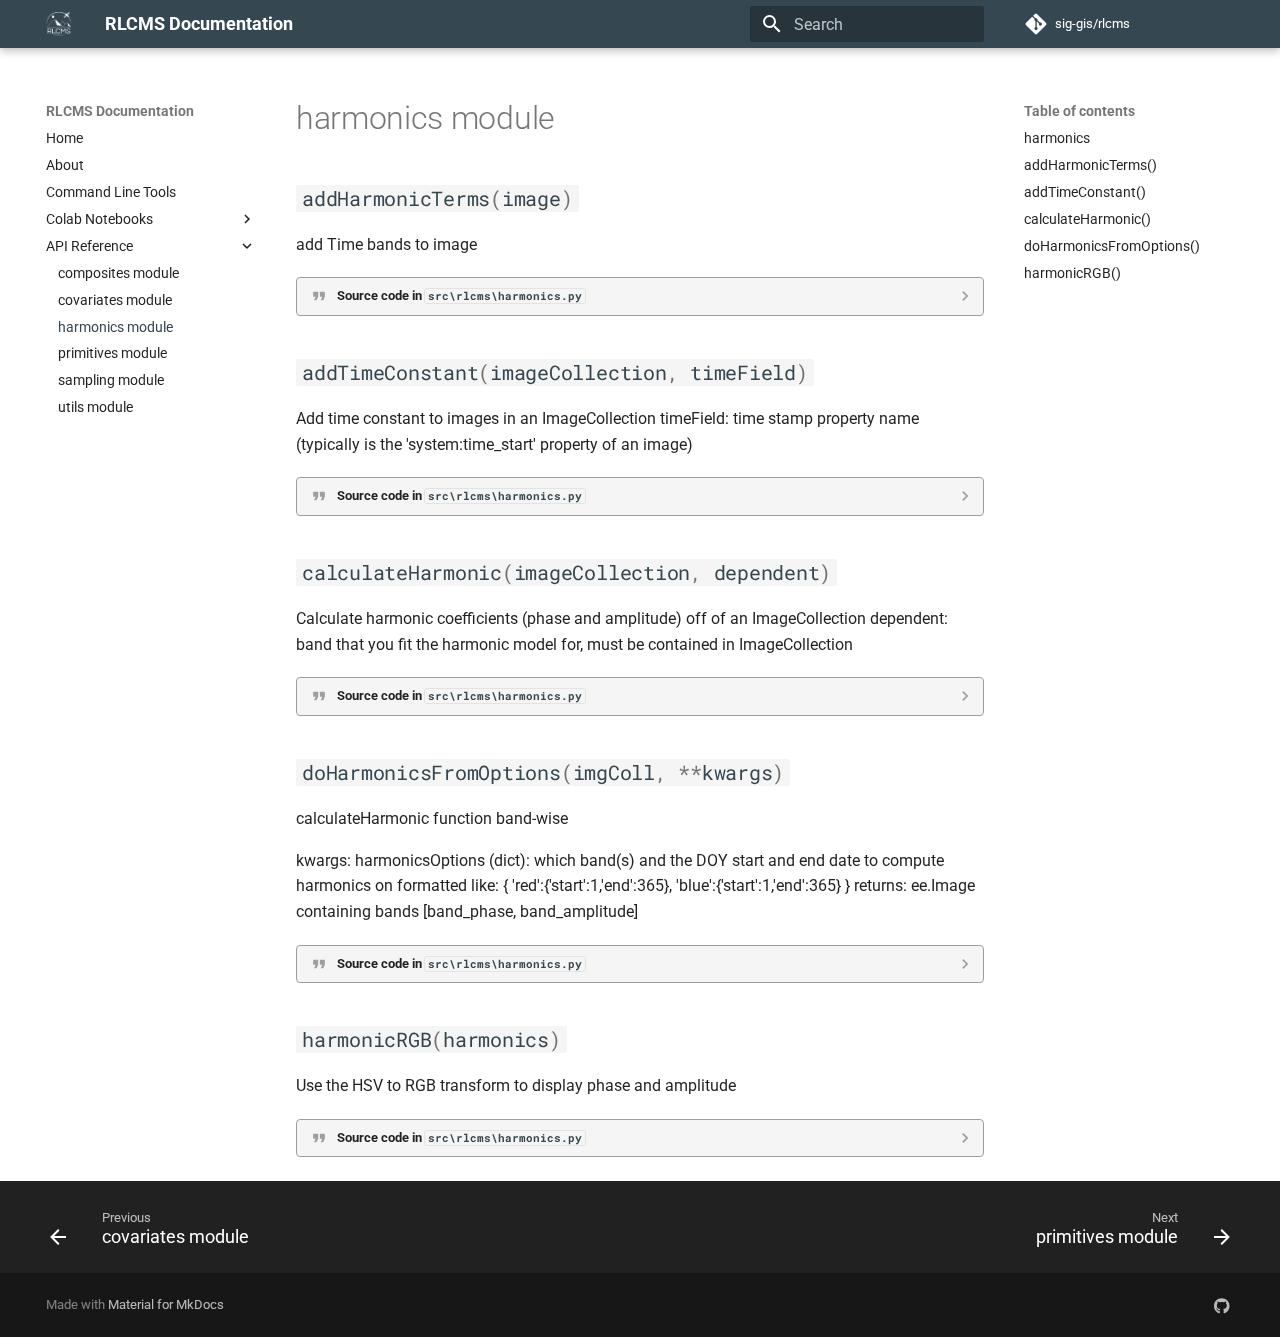
<file: harmonics/index.html>
<!doctype html>
<html lang="en" class="no-js">
  <head>
    
      <meta charset="utf-8">
      <meta name="viewport" content="width=device-width,initial-scale=1">
      
      
      
      
        <link rel="prev" href="../covariates/">
      
      
        <link rel="next" href="../primitives/">
      
      
      <link rel="icon" href="../img/rlcms_logo_darkblue_fill.png">
      <meta name="generator" content="mkdocs-1.5.3, mkdocs-material-9.4.3">
    
    
      
        <title>harmonics module - RLCMS Documentation</title>
      
    
    
      <link rel="stylesheet" href="../assets/stylesheets/main.79e020e9.min.css">
      
        
        <link rel="stylesheet" href="../assets/stylesheets/palette.a5377069.min.css">
      
      


    
    
      
    
    
      
        
        
        <link rel="preconnect" href="https://fonts.gstatic.com" crossorigin>
        <link rel="stylesheet" href="https://fonts.googleapis.com/css?family=Roboto:300,300i,400,400i,700,700i%7CRoboto+Mono:400,400i,700,700i&display=fallback">
        <style>:root{--md-text-font:"Roboto";--md-code-font:"Roboto Mono"}</style>
      
    
    
      <link rel="stylesheet" href="../assets/_mkdocstrings.css">
    
      <link rel="stylesheet" href="../stylesheets/extra.css">
    
    <script>__md_scope=new URL("..",location),__md_hash=e=>[...e].reduce((e,_)=>(e<<5)-e+_.charCodeAt(0),0),__md_get=(e,_=localStorage,t=__md_scope)=>JSON.parse(_.getItem(t.pathname+"."+e)),__md_set=(e,_,t=localStorage,a=__md_scope)=>{try{t.setItem(a.pathname+"."+e,JSON.stringify(_))}catch(e){}}</script>
    
      

    
    
    
  </head>
  
  
    
    
    
    
    
    <body dir="ltr" data-md-color-scheme="default" data-md-color-primary="custom" data-md-color-accent="indigo">
  
    
    
    <input class="md-toggle" data-md-toggle="drawer" type="checkbox" id="__drawer" autocomplete="off">
    <input class="md-toggle" data-md-toggle="search" type="checkbox" id="__search" autocomplete="off">
    <label class="md-overlay" for="__drawer"></label>
    <div data-md-component="skip">
      
        
        <a href="#rlcms.harmonics" class="md-skip">
          Skip to content
        </a>
      
    </div>
    <div data-md-component="announce">
      
    </div>
    
    
      

  

<header class="md-header md-header--shadow" data-md-component="header">
  <nav class="md-header__inner md-grid" aria-label="Header">
    <a href=".." title="RLCMS Documentation" class="md-header__button md-logo" aria-label="RLCMS Documentation" data-md-component="logo">
      
  <img src="../img/rlcms_logo.png" alt="logo">

    </a>
    <label class="md-header__button md-icon" for="__drawer">
      
      <svg xmlns="http://www.w3.org/2000/svg" viewBox="0 0 24 24"><path d="M3 6h18v2H3V6m0 5h18v2H3v-2m0 5h18v2H3v-2Z"/></svg>
    </label>
    <div class="md-header__title" data-md-component="header-title">
      <div class="md-header__ellipsis">
        <div class="md-header__topic">
          <span class="md-ellipsis">
            RLCMS Documentation
          </span>
        </div>
        <div class="md-header__topic" data-md-component="header-topic">
          <span class="md-ellipsis">
            
              harmonics module
            
          </span>
        </div>
      </div>
    </div>
    
      
    
    
    
      <label class="md-header__button md-icon" for="__search">
        
        <svg xmlns="http://www.w3.org/2000/svg" viewBox="0 0 24 24"><path d="M9.5 3A6.5 6.5 0 0 1 16 9.5c0 1.61-.59 3.09-1.56 4.23l.27.27h.79l5 5-1.5 1.5-5-5v-.79l-.27-.27A6.516 6.516 0 0 1 9.5 16 6.5 6.5 0 0 1 3 9.5 6.5 6.5 0 0 1 9.5 3m0 2C7 5 5 7 5 9.5S7 14 9.5 14 14 12 14 9.5 12 5 9.5 5Z"/></svg>
      </label>
      <div class="md-search" data-md-component="search" role="dialog">
  <label class="md-search__overlay" for="__search"></label>
  <div class="md-search__inner" role="search">
    <form class="md-search__form" name="search">
      <input type="text" class="md-search__input" name="query" aria-label="Search" placeholder="Search" autocapitalize="off" autocorrect="off" autocomplete="off" spellcheck="false" data-md-component="search-query" required>
      <label class="md-search__icon md-icon" for="__search">
        
        <svg xmlns="http://www.w3.org/2000/svg" viewBox="0 0 24 24"><path d="M9.5 3A6.5 6.5 0 0 1 16 9.5c0 1.61-.59 3.09-1.56 4.23l.27.27h.79l5 5-1.5 1.5-5-5v-.79l-.27-.27A6.516 6.516 0 0 1 9.5 16 6.5 6.5 0 0 1 3 9.5 6.5 6.5 0 0 1 9.5 3m0 2C7 5 5 7 5 9.5S7 14 9.5 14 14 12 14 9.5 12 5 9.5 5Z"/></svg>
        
        <svg xmlns="http://www.w3.org/2000/svg" viewBox="0 0 24 24"><path d="M20 11v2H8l5.5 5.5-1.42 1.42L4.16 12l7.92-7.92L13.5 5.5 8 11h12Z"/></svg>
      </label>
      <nav class="md-search__options" aria-label="Search">
        
        <button type="reset" class="md-search__icon md-icon" title="Clear" aria-label="Clear" tabindex="-1">
          
          <svg xmlns="http://www.w3.org/2000/svg" viewBox="0 0 24 24"><path d="M19 6.41 17.59 5 12 10.59 6.41 5 5 6.41 10.59 12 5 17.59 6.41 19 12 13.41 17.59 19 19 17.59 13.41 12 19 6.41Z"/></svg>
        </button>
      </nav>
      
    </form>
    <div class="md-search__output">
      <div class="md-search__scrollwrap" data-md-scrollfix>
        <div class="md-search-result" data-md-component="search-result">
          <div class="md-search-result__meta">
            Initializing search
          </div>
          <ol class="md-search-result__list" role="presentation"></ol>
        </div>
      </div>
    </div>
  </div>
</div>
    
    
      <div class="md-header__source">
        <a href="https://github.com/sig-gis/rlcms" title="Go to repository" class="md-source" data-md-component="source">
  <div class="md-source__icon md-icon">
    
    <svg xmlns="http://www.w3.org/2000/svg" viewBox="0 0 448 512"><!--! Font Awesome Free 6.4.2 by @fontawesome - https://fontawesome.com License - https://fontawesome.com/license/free (Icons: CC BY 4.0, Fonts: SIL OFL 1.1, Code: MIT License) Copyright 2023 Fonticons, Inc.--><path d="M439.55 236.05 244 40.45a28.87 28.87 0 0 0-40.81 0l-40.66 40.63 51.52 51.52c27.06-9.14 52.68 16.77 43.39 43.68l49.66 49.66c34.23-11.8 61.18 31 35.47 56.69-26.49 26.49-70.21-2.87-56-37.34L240.22 199v121.85c25.3 12.54 22.26 41.85 9.08 55a34.34 34.34 0 0 1-48.55 0c-17.57-17.6-11.07-46.91 11.25-56v-123c-20.8-8.51-24.6-30.74-18.64-45L142.57 101 8.45 235.14a28.86 28.86 0 0 0 0 40.81l195.61 195.6a28.86 28.86 0 0 0 40.8 0l194.69-194.69a28.86 28.86 0 0 0 0-40.81z"/></svg>
  </div>
  <div class="md-source__repository">
    sig-gis/rlcms
  </div>
</a>
      </div>
    
  </nav>
  
</header>
    
    <div class="md-container" data-md-component="container">
      
      
        
          
        
      
      <main class="md-main" data-md-component="main">
        <div class="md-main__inner md-grid">
          
            
              
              <div class="md-sidebar md-sidebar--primary" data-md-component="sidebar" data-md-type="navigation" >
                <div class="md-sidebar__scrollwrap">
                  <div class="md-sidebar__inner">
                    



<nav class="md-nav md-nav--primary" aria-label="Navigation" data-md-level="0">
  <label class="md-nav__title" for="__drawer">
    <a href=".." title="RLCMS Documentation" class="md-nav__button md-logo" aria-label="RLCMS Documentation" data-md-component="logo">
      
  <img src="../img/rlcms_logo.png" alt="logo">

    </a>
    RLCMS Documentation
  </label>
  
    <div class="md-nav__source">
      <a href="https://github.com/sig-gis/rlcms" title="Go to repository" class="md-source" data-md-component="source">
  <div class="md-source__icon md-icon">
    
    <svg xmlns="http://www.w3.org/2000/svg" viewBox="0 0 448 512"><!--! Font Awesome Free 6.4.2 by @fontawesome - https://fontawesome.com License - https://fontawesome.com/license/free (Icons: CC BY 4.0, Fonts: SIL OFL 1.1, Code: MIT License) Copyright 2023 Fonticons, Inc.--><path d="M439.55 236.05 244 40.45a28.87 28.87 0 0 0-40.81 0l-40.66 40.63 51.52 51.52c27.06-9.14 52.68 16.77 43.39 43.68l49.66 49.66c34.23-11.8 61.18 31 35.47 56.69-26.49 26.49-70.21-2.87-56-37.34L240.22 199v121.85c25.3 12.54 22.26 41.85 9.08 55a34.34 34.34 0 0 1-48.55 0c-17.57-17.6-11.07-46.91 11.25-56v-123c-20.8-8.51-24.6-30.74-18.64-45L142.57 101 8.45 235.14a28.86 28.86 0 0 0 0 40.81l195.61 195.6a28.86 28.86 0 0 0 40.8 0l194.69-194.69a28.86 28.86 0 0 0 0-40.81z"/></svg>
  </div>
  <div class="md-source__repository">
    sig-gis/rlcms
  </div>
</a>
    </div>
  
  <ul class="md-nav__list" data-md-scrollfix>
    
      
      
  
  
  
    <li class="md-nav__item">
      <a href=".." class="md-nav__link">
        
  
  <span class="md-ellipsis">
    Home
  </span>
  

      </a>
    </li>
  

    
      
      
  
  
  
    <li class="md-nav__item">
      <a href="../about/" class="md-nav__link">
        
  
  <span class="md-ellipsis">
    About
  </span>
  

      </a>
    </li>
  

    
      
      
  
  
  
    <li class="md-nav__item">
      <a href="../cli/" class="md-nav__link">
        
  
  <span class="md-ellipsis">
    Command Line Tools
  </span>
  

      </a>
    </li>
  

    
      
      
  
  
  
    
    
    
    
    
    <li class="md-nav__item md-nav__item--nested">
      
        
        
        
        <input class="md-nav__toggle md-toggle " type="checkbox" id="__nav_4" >
        
          
          <label class="md-nav__link" for="__nav_4" id="__nav_4_label" tabindex="0">
            
  
  <span class="md-ellipsis">
    Colab Notebooks
  </span>
  

            <span class="md-nav__icon md-icon"></span>
          </label>
        
        <nav class="md-nav" data-md-level="1" aria-labelledby="__nav_4_label" aria-expanded="false">
          <label class="md-nav__title" for="__nav_4">
            <span class="md-nav__icon md-icon"></span>
            Colab Notebooks
          </label>
          <ul class="md-nav__list" data-md-scrollfix>
            
              
                
  
  
  
    <li class="md-nav__item">
      <a href="../colab/compositing/" class="md-nav__link">
        
  
  <span class="md-ellipsis">
    compositing
  </span>
  

      </a>
    </li>
  

              
            
              
                
  
  
  
    <li class="md-nav__item">
      <a href="../colab/primitives/" class="md-nav__link">
        
  
  <span class="md-ellipsis">
    primitives
  </span>
  

      </a>
    </li>
  

              
            
              
                
  
  
  
    <li class="md-nav__item">
      <a href="../colab/sampling/" class="md-nav__link">
        
  
  <span class="md-ellipsis">
    sampling
  </span>
  

      </a>
    </li>
  

              
            
          </ul>
        </nav>
      
    </li>
  

    
      
      
  
  
    
  
  
    
    
    
    
    
    <li class="md-nav__item md-nav__item--active md-nav__item--nested">
      
        
        
        
        <input class="md-nav__toggle md-toggle " type="checkbox" id="__nav_5" checked>
        
          
          <label class="md-nav__link" for="__nav_5" id="__nav_5_label" tabindex="0">
            
  
  <span class="md-ellipsis">
    API Reference
  </span>
  

            <span class="md-nav__icon md-icon"></span>
          </label>
        
        <nav class="md-nav" data-md-level="1" aria-labelledby="__nav_5_label" aria-expanded="true">
          <label class="md-nav__title" for="__nav_5">
            <span class="md-nav__icon md-icon"></span>
            API Reference
          </label>
          <ul class="md-nav__list" data-md-scrollfix>
            
              
                
  
  
  
    <li class="md-nav__item">
      <a href="../composites/" class="md-nav__link">
        
  
  <span class="md-ellipsis">
    composites module
  </span>
  

      </a>
    </li>
  

              
            
              
                
  
  
  
    <li class="md-nav__item">
      <a href="../covariates/" class="md-nav__link">
        
  
  <span class="md-ellipsis">
    covariates module
  </span>
  

      </a>
    </li>
  

              
            
              
                
  
  
    
  
  
    <li class="md-nav__item md-nav__item--active">
      
      <input class="md-nav__toggle md-toggle" type="checkbox" id="__toc">
      
      
      
        <label class="md-nav__link md-nav__link--active" for="__toc">
          
  
  <span class="md-ellipsis">
    harmonics module
  </span>
  

          <span class="md-nav__icon md-icon"></span>
        </label>
      
      <a href="./" class="md-nav__link md-nav__link--active">
        
  
  <span class="md-ellipsis">
    harmonics module
  </span>
  

      </a>
      
        

<nav class="md-nav md-nav--secondary" aria-label="Table of contents">
  
  
  
  
    <label class="md-nav__title" for="__toc">
      <span class="md-nav__icon md-icon"></span>
      Table of contents
    </label>
    <ul class="md-nav__list" data-md-component="toc" data-md-scrollfix>
      
        <li class="md-nav__item">
  <a href="#rlcms.harmonics" class="md-nav__link">
    harmonics
  </a>
  
</li>
      
        <li class="md-nav__item">
  <a href="#rlcms.harmonics.addHarmonicTerms" class="md-nav__link">
    addHarmonicTerms()
  </a>
  
</li>
      
        <li class="md-nav__item">
  <a href="#rlcms.harmonics.addTimeConstant" class="md-nav__link">
    addTimeConstant()
  </a>
  
</li>
      
        <li class="md-nav__item">
  <a href="#rlcms.harmonics.calculateHarmonic" class="md-nav__link">
    calculateHarmonic()
  </a>
  
</li>
      
        <li class="md-nav__item">
  <a href="#rlcms.harmonics.doHarmonicsFromOptions" class="md-nav__link">
    doHarmonicsFromOptions()
  </a>
  
</li>
      
        <li class="md-nav__item">
  <a href="#rlcms.harmonics.harmonicRGB" class="md-nav__link">
    harmonicRGB()
  </a>
  
</li>
      
    </ul>
  
</nav>
      
    </li>
  

              
            
              
                
  
  
  
    <li class="md-nav__item">
      <a href="../primitives/" class="md-nav__link">
        
  
  <span class="md-ellipsis">
    primitives module
  </span>
  

      </a>
    </li>
  

              
            
              
                
  
  
  
    <li class="md-nav__item">
      <a href="../sampling/" class="md-nav__link">
        
  
  <span class="md-ellipsis">
    sampling module
  </span>
  

      </a>
    </li>
  

              
            
              
                
  
  
  
    <li class="md-nav__item">
      <a href="../utils/" class="md-nav__link">
        
  
  <span class="md-ellipsis">
    utils module
  </span>
  

      </a>
    </li>
  

              
            
          </ul>
        </nav>
      
    </li>
  

    
  </ul>
</nav>
                  </div>
                </div>
              </div>
            
            
              
              <div class="md-sidebar md-sidebar--secondary" data-md-component="sidebar" data-md-type="toc" >
                <div class="md-sidebar__scrollwrap">
                  <div class="md-sidebar__inner">
                    

<nav class="md-nav md-nav--secondary" aria-label="Table of contents">
  
  
  
  
    <label class="md-nav__title" for="__toc">
      <span class="md-nav__icon md-icon"></span>
      Table of contents
    </label>
    <ul class="md-nav__list" data-md-component="toc" data-md-scrollfix>
      
        <li class="md-nav__item">
  <a href="#rlcms.harmonics" class="md-nav__link">
    harmonics
  </a>
  
</li>
      
        <li class="md-nav__item">
  <a href="#rlcms.harmonics.addHarmonicTerms" class="md-nav__link">
    addHarmonicTerms()
  </a>
  
</li>
      
        <li class="md-nav__item">
  <a href="#rlcms.harmonics.addTimeConstant" class="md-nav__link">
    addTimeConstant()
  </a>
  
</li>
      
        <li class="md-nav__item">
  <a href="#rlcms.harmonics.calculateHarmonic" class="md-nav__link">
    calculateHarmonic()
  </a>
  
</li>
      
        <li class="md-nav__item">
  <a href="#rlcms.harmonics.doHarmonicsFromOptions" class="md-nav__link">
    doHarmonicsFromOptions()
  </a>
  
</li>
      
        <li class="md-nav__item">
  <a href="#rlcms.harmonics.harmonicRGB" class="md-nav__link">
    harmonicRGB()
  </a>
  
</li>
      
    </ul>
  
</nav>
                  </div>
                </div>
              </div>
            
          
          
            <div class="md-content" data-md-component="content">
              <article class="md-content__inner md-typeset">
                
                  

  
  


  <h1>harmonics module</h1>

<div class="doc doc-object doc-module">



<a id="rlcms.harmonics"></a>
  <div class="doc doc-contents first">

  

  <div class="doc doc-children">










<div class="doc doc-object doc-function">




<h2 id="rlcms.harmonics.addHarmonicTerms" class="doc doc-heading">
          <code class="highlight language-python"><span class="n">addHarmonicTerms</span><span class="p">(</span><span class="n">image</span><span class="p">)</span></code>

</h2>


  <div class="doc doc-contents ">
  
      <p>add Time bands to image</p>

          <details class="quote">
            <summary>Source code in <code>src\rlcms\harmonics.py</code></summary>
            <div class="highlight"><table class="highlighttable"><tr><td class="linenos"><div class="linenodiv"><pre><span></span><span class="normal"> 6</span>
<span class="normal"> 7</span>
<span class="normal"> 8</span>
<span class="normal"> 9</span>
<span class="normal">10</span>
<span class="normal">11</span></pre></div></td><td class="code"><div><pre><span></span><code><span class="k">def</span> <span class="nf">addHarmonicTerms</span><span class="p">(</span><span class="n">image</span><span class="p">):</span>
<span class="w">    </span><span class="sd">&quot;&quot;&quot;add Time bands to image&quot;&quot;&quot;</span>
    <span class="n">timeRadians</span> <span class="o">=</span> <span class="n">image</span><span class="o">.</span><span class="n">select</span><span class="p">(</span><span class="s2">&quot;t&quot;</span><span class="p">)</span><span class="o">.</span><span class="n">multiply</span><span class="p">(</span><span class="mi">2</span> <span class="o">*</span> <span class="n">math</span><span class="o">.</span><span class="n">pi</span><span class="p">)</span>
    <span class="k">return</span> <span class="n">image</span><span class="o">.</span><span class="n">addBands</span><span class="p">(</span><span class="n">timeRadians</span><span class="o">.</span><span class="n">cos</span><span class="p">()</span><span class="o">.</span><span class="n">rename</span><span class="p">(</span><span class="s2">&quot;cos&quot;</span><span class="p">))</span><span class="o">.</span><span class="n">addBands</span><span class="p">(</span>
        <span class="n">timeRadians</span><span class="o">.</span><span class="n">sin</span><span class="p">()</span><span class="o">.</span><span class="n">rename</span><span class="p">(</span><span class="s2">&quot;sin&quot;</span><span class="p">)</span>
    <span class="p">)</span>
</code></pre></div></td></tr></table></div>
          </details>
  </div>

</div>


<div class="doc doc-object doc-function">




<h2 id="rlcms.harmonics.addTimeConstant" class="doc doc-heading">
          <code class="highlight language-python"><span class="n">addTimeConstant</span><span class="p">(</span><span class="n">imageCollection</span><span class="p">,</span> <span class="n">timeField</span><span class="p">)</span></code>

</h2>


  <div class="doc doc-contents ">
  
      <p>Add time constant to images in an ImageCollection
timeField: time stamp property name (typically is the 'system:time_start' property of an image)</p>

          <details class="quote">
            <summary>Source code in <code>src\rlcms\harmonics.py</code></summary>
            <div class="highlight"><table class="highlighttable"><tr><td class="linenos"><div class="linenodiv"><pre><span></span><span class="normal">62</span>
<span class="normal">63</span>
<span class="normal">64</span>
<span class="normal">65</span>
<span class="normal">66</span>
<span class="normal">67</span>
<span class="normal">68</span>
<span class="normal">69</span>
<span class="normal">70</span>
<span class="normal">71</span>
<span class="normal">72</span>
<span class="normal">73</span>
<span class="normal">74</span>
<span class="normal">75</span>
<span class="normal">76</span></pre></div></td><td class="code"><div><pre><span></span><code><span class="k">def</span> <span class="nf">addTimeConstant</span><span class="p">(</span><span class="n">imageCollection</span><span class="p">:</span> <span class="n">ee</span><span class="o">.</span><span class="n">ImageCollection</span><span class="p">,</span> <span class="n">timeField</span><span class="p">:</span> <span class="nb">str</span><span class="p">):</span>
<span class="w">    </span><span class="sd">&quot;&quot;&quot;</span>
<span class="sd">    Add time constant to images in an ImageCollection</span>
<span class="sd">    timeField: time stamp property name (typically is the &#39;system:time_start&#39; property of an image)</span>
<span class="sd">    &quot;&quot;&quot;</span>
    <span class="k">def</span> <span class="nf">_</span><span class="p">(</span><span class="n">image</span><span class="p">,</span> <span class="n">timeField</span><span class="p">):</span>
        <span class="c1"># // Compute time in fractional years since the epoch.</span>
        <span class="n">date</span> <span class="o">=</span> <span class="n">ee</span><span class="o">.</span><span class="n">Date</span><span class="p">(</span><span class="n">image</span><span class="o">.</span><span class="n">get</span><span class="p">(</span><span class="n">timeField</span><span class="p">))</span>
        <span class="n">years</span> <span class="o">=</span> <span class="n">date</span><span class="o">.</span><span class="n">difference</span><span class="p">(</span><span class="n">ee</span><span class="o">.</span><span class="n">Date</span><span class="p">(</span><span class="s2">&quot;1970-01-01&quot;</span><span class="p">),</span> <span class="s2">&quot;year&quot;</span><span class="p">)</span>
        <span class="c1"># // Return the image with the added bands.</span>
        <span class="k">return</span> <span class="n">image</span><span class="o">.</span><span class="n">addBands</span><span class="p">(</span><span class="n">ee</span><span class="o">.</span><span class="n">Image</span><span class="p">(</span><span class="n">years</span><span class="p">)</span><span class="o">.</span><span class="n">rename</span><span class="p">(</span><span class="s2">&quot;t&quot;</span><span class="p">)</span><span class="o">.</span><span class="n">float</span><span class="p">())</span><span class="o">.</span><span class="n">addBands</span><span class="p">(</span>
            <span class="n">ee</span><span class="o">.</span><span class="n">Image</span><span class="o">.</span><span class="n">constant</span><span class="p">(</span><span class="mi">1</span><span class="p">)</span>
        <span class="p">)</span>

    <span class="k">return</span> <span class="n">imageCollection</span><span class="o">.</span><span class="n">map</span><span class="p">(</span><span class="k">lambda</span> <span class="n">i</span><span class="p">:</span> <span class="n">_</span><span class="p">(</span><span class="n">i</span><span class="p">,</span> <span class="n">timeField</span><span class="p">))</span>
</code></pre></div></td></tr></table></div>
          </details>
  </div>

</div>


<div class="doc doc-object doc-function">




<h2 id="rlcms.harmonics.calculateHarmonic" class="doc doc-heading">
          <code class="highlight language-python"><span class="n">calculateHarmonic</span><span class="p">(</span><span class="n">imageCollection</span><span class="p">,</span> <span class="n">dependent</span><span class="p">)</span></code>

</h2>


  <div class="doc doc-contents ">
  
      <p>Calculate harmonic coefficients (phase and amplitude) off of an ImageCollection
dependent: band that you fit the harmonic model for, must be contained in ImageCollection</p>

          <details class="quote">
            <summary>Source code in <code>src\rlcms\harmonics.py</code></summary>
            <div class="highlight"><table class="highlighttable"><tr><td class="linenos"><div class="linenodiv"><pre><span></span><span class="normal">13</span>
<span class="normal">14</span>
<span class="normal">15</span>
<span class="normal">16</span>
<span class="normal">17</span>
<span class="normal">18</span>
<span class="normal">19</span>
<span class="normal">20</span>
<span class="normal">21</span>
<span class="normal">22</span>
<span class="normal">23</span>
<span class="normal">24</span>
<span class="normal">25</span>
<span class="normal">26</span>
<span class="normal">27</span>
<span class="normal">28</span>
<span class="normal">29</span>
<span class="normal">30</span>
<span class="normal">31</span>
<span class="normal">32</span>
<span class="normal">33</span>
<span class="normal">34</span>
<span class="normal">35</span>
<span class="normal">36</span>
<span class="normal">37</span>
<span class="normal">38</span>
<span class="normal">39</span>
<span class="normal">40</span>
<span class="normal">41</span>
<span class="normal">42</span>
<span class="normal">43</span>
<span class="normal">44</span>
<span class="normal">45</span></pre></div></td><td class="code"><div><pre><span></span><code><span class="k">def</span> <span class="nf">calculateHarmonic</span><span class="p">(</span><span class="n">imageCollection</span><span class="p">:</span> <span class="n">ee</span><span class="o">.</span><span class="n">ImageCollection</span><span class="p">,</span> <span class="n">dependent</span><span class="p">:</span> <span class="n">ee</span><span class="o">.</span><span class="n">String</span><span class="p">):</span>
<span class="w">    </span><span class="sd">&quot;&quot;&quot;</span>
<span class="sd">    Calculate harmonic coefficients (phase and amplitude) off of an ImageCollection</span>
<span class="sd">    dependent: band that you fit the harmonic model for, must be contained in ImageCollection</span>
<span class="sd">    &quot;&quot;&quot;</span>
    <span class="n">harmonicIndependents</span> <span class="o">=</span> <span class="n">ee</span><span class="o">.</span><span class="n">List</span><span class="p">([</span><span class="s2">&quot;constant&quot;</span><span class="p">,</span> <span class="s2">&quot;t&quot;</span><span class="p">,</span> <span class="s2">&quot;cos&quot;</span><span class="p">,</span> <span class="s2">&quot;sin&quot;</span><span class="p">])</span>
    <span class="c1">#  Add harmonic terms as new image bands.</span>
    <span class="n">harmonicLandsat</span> <span class="o">=</span> <span class="n">imageCollection</span><span class="o">.</span><span class="n">map</span><span class="p">(</span><span class="n">addHarmonicTerms</span><span class="p">)</span>
    <span class="c1"># The output of the regression reduction is a 4x1 array image.</span>
    <span class="n">harmonicTrend</span> <span class="o">=</span> <span class="n">harmonicLandsat</span><span class="o">.</span><span class="n">select</span><span class="p">(</span><span class="n">harmonicIndependents</span><span class="o">.</span><span class="n">add</span><span class="p">(</span><span class="n">dependent</span><span class="p">))</span><span class="o">.</span><span class="n">reduce</span><span class="p">(</span>
        <span class="n">ee</span><span class="o">.</span><span class="n">Reducer</span><span class="o">.</span><span class="n">linearRegression</span><span class="p">(</span><span class="n">harmonicIndependents</span><span class="o">.</span><span class="n">length</span><span class="p">(),</span> <span class="mi">1</span><span class="p">)</span>
    <span class="p">)</span>

    <span class="c1"># Turn the array image into a multi-band image of coefficients.</span>
    <span class="n">harmonicTrendCoefficients</span> <span class="o">=</span> <span class="p">(</span>
        <span class="n">harmonicTrend</span><span class="o">.</span><span class="n">select</span><span class="p">(</span><span class="s2">&quot;coefficients&quot;</span><span class="p">)</span>
        <span class="o">.</span><span class="n">arrayProject</span><span class="p">([</span><span class="mi">0</span><span class="p">])</span>
        <span class="o">.</span><span class="n">arrayFlatten</span><span class="p">([</span><span class="n">harmonicIndependents</span><span class="p">])</span>
    <span class="p">)</span>

    <span class="c1"># // Compute phase and amplitude.</span>
    <span class="n">phase</span> <span class="o">=</span> <span class="p">(</span>
        <span class="n">harmonicTrendCoefficients</span><span class="o">.</span><span class="n">select</span><span class="p">(</span><span class="s2">&quot;cos&quot;</span><span class="p">)</span>
        <span class="o">.</span><span class="n">atan2</span><span class="p">(</span><span class="n">harmonicTrendCoefficients</span><span class="o">.</span><span class="n">select</span><span class="p">(</span><span class="s2">&quot;sin&quot;</span><span class="p">))</span>
        <span class="o">.</span><span class="n">rename</span><span class="p">(</span><span class="n">dependent</span><span class="o">.</span><span class="n">cat</span><span class="p">(</span><span class="s2">&quot;_phase&quot;</span><span class="p">))</span>
    <span class="p">)</span>

    <span class="n">amplitude</span> <span class="o">=</span> <span class="p">(</span>
        <span class="n">harmonicTrendCoefficients</span><span class="o">.</span><span class="n">select</span><span class="p">(</span><span class="s2">&quot;cos&quot;</span><span class="p">)</span>
        <span class="o">.</span><span class="n">hypot</span><span class="p">(</span><span class="n">harmonicTrendCoefficients</span><span class="o">.</span><span class="n">select</span><span class="p">(</span><span class="s2">&quot;sin&quot;</span><span class="p">))</span>
        <span class="o">.</span><span class="n">rename</span><span class="p">(</span><span class="n">dependent</span><span class="o">.</span><span class="n">cat</span><span class="p">(</span><span class="s2">&quot;_amplitude&quot;</span><span class="p">))</span>
    <span class="p">)</span>
    <span class="k">return</span> <span class="n">ee</span><span class="o">.</span><span class="n">Image</span><span class="o">.</span><span class="n">cat</span><span class="p">(</span><span class="n">phase</span><span class="p">,</span> <span class="n">amplitude</span><span class="p">)</span>
</code></pre></div></td></tr></table></div>
          </details>
  </div>

</div>


<div class="doc doc-object doc-function">




<h2 id="rlcms.harmonics.doHarmonicsFromOptions" class="doc doc-heading">
          <code class="highlight language-python"><span class="n">doHarmonicsFromOptions</span><span class="p">(</span><span class="n">imgColl</span><span class="p">,</span> <span class="o">**</span><span class="n">kwargs</span><span class="p">)</span></code>

</h2>


  <div class="doc doc-contents ">
  
      <p>calculateHarmonic function band-wise</p>
      <p>kwargs:
    harmonicsOptions (dict): which band(s) and the DOY start and end date to compute harmonics on
        formatted like: 
        {
            'red':{'start':1,'end':365},
            'blue':{'start':1,'end':365}
            }
returns:
    ee.Image containing bands [band_phase, band_amplitude]</p>

          <details class="quote">
            <summary>Source code in <code>src\rlcms\harmonics.py</code></summary>
            <div class="highlight"><table class="highlighttable"><tr><td class="linenos"><div class="linenodiv"><pre><span></span><span class="normal"> 81</span>
<span class="normal"> 82</span>
<span class="normal"> 83</span>
<span class="normal"> 84</span>
<span class="normal"> 85</span>
<span class="normal"> 86</span>
<span class="normal"> 87</span>
<span class="normal"> 88</span>
<span class="normal"> 89</span>
<span class="normal"> 90</span>
<span class="normal"> 91</span>
<span class="normal"> 92</span>
<span class="normal"> 93</span>
<span class="normal"> 94</span>
<span class="normal"> 95</span>
<span class="normal"> 96</span>
<span class="normal"> 97</span>
<span class="normal"> 98</span>
<span class="normal"> 99</span>
<span class="normal">100</span>
<span class="normal">101</span>
<span class="normal">102</span>
<span class="normal">103</span>
<span class="normal">104</span>
<span class="normal">105</span>
<span class="normal">106</span>
<span class="normal">107</span>
<span class="normal">108</span>
<span class="normal">109</span>
<span class="normal">110</span>
<span class="normal">111</span>
<span class="normal">112</span>
<span class="normal">113</span>
<span class="normal">114</span>
<span class="normal">115</span>
<span class="normal">116</span>
<span class="normal">117</span>
<span class="normal">118</span>
<span class="normal">119</span>
<span class="normal">120</span>
<span class="normal">121</span>
<span class="normal">122</span>
<span class="normal">123</span>
<span class="normal">124</span>
<span class="normal">125</span>
<span class="normal">126</span>
<span class="normal">127</span>
<span class="normal">128</span>
<span class="normal">129</span>
<span class="normal">130</span>
<span class="normal">131</span>
<span class="normal">132</span>
<span class="normal">133</span>
<span class="normal">134</span>
<span class="normal">135</span></pre></div></td><td class="code"><div><pre><span></span><code><span class="k">def</span> <span class="nf">doHarmonicsFromOptions</span><span class="p">(</span><span class="n">imgColl</span><span class="p">:</span><span class="n">ee</span><span class="o">.</span><span class="n">ImageCollection</span><span class="p">,</span><span class="o">**</span><span class="n">kwargs</span><span class="p">):</span>
<span class="w">    </span><span class="sd">&quot;&quot;&quot;</span>
<span class="sd">    calculateHarmonic function band-wise</span>

<span class="sd">    args:</span>
<span class="sd">        imgColl (ee.ImageCollection)</span>
<span class="sd">    kwargs:</span>
<span class="sd">        harmonicsOptions (dict): which band(s) and the DOY start and end date to compute harmonics on</span>
<span class="sd">            formatted like: </span>
<span class="sd">            {</span>
<span class="sd">                &#39;red&#39;:{&#39;start&#39;:1,&#39;end&#39;:365},</span>
<span class="sd">                &#39;blue&#39;:{&#39;start&#39;:1,&#39;end&#39;:365}</span>
<span class="sd">                }</span>
<span class="sd">    returns:</span>
<span class="sd">        ee.Image containing bands [band_phase, band_amplitude]</span>
<span class="sd">    &quot;&quot;&quot;</span>
    <span class="n">imgColl</span> <span class="o">=</span> <span class="n">ee</span><span class="o">.</span><span class="n">ImageCollection</span><span class="p">(</span><span class="n">imgColl</span><span class="p">)</span>
    <span class="n">harmonicsOptions</span> <span class="o">=</span> <span class="n">kwargs</span><span class="p">[</span><span class="s1">&#39;harmonicsOptions&#39;</span><span class="p">]</span>

    <span class="c1"># get harmonicsOptions dictionary</span>
    <span class="k">if</span> <span class="nb">isinstance</span><span class="p">(</span><span class="n">harmonicsOptions</span><span class="p">,</span><span class="nb">dict</span><span class="p">):</span>

        <span class="c1"># get band keys as list</span>
        <span class="n">bands</span> <span class="o">=</span> <span class="n">ee</span><span class="o">.</span><span class="n">Dictionary</span><span class="p">(</span><span class="n">harmonicsOptions</span><span class="p">)</span><span class="o">.</span><span class="n">keys</span><span class="p">()</span>

        <span class="k">def</span> <span class="nf">harmonicByBand</span><span class="p">(</span><span class="n">band</span><span class="p">):</span>
            <span class="n">band</span> <span class="o">=</span> <span class="n">ee</span><span class="o">.</span><span class="n">String</span><span class="p">(</span><span class="n">band</span><span class="p">)</span>
            <span class="c1"># get the params for that band</span>
            <span class="n">bandwiseParams</span> <span class="o">=</span> <span class="n">ee</span><span class="o">.</span><span class="n">Dictionary</span><span class="p">(</span><span class="n">harmonicsOptions</span><span class="p">)</span><span class="o">.</span><span class="n">get</span><span class="p">(</span><span class="n">band</span><span class="p">)</span>

            <span class="c1"># get the start and end DOY parameters</span>
            <span class="n">start</span> <span class="o">=</span> <span class="n">ee</span><span class="o">.</span><span class="n">Dictionary</span><span class="p">(</span><span class="n">bandwiseParams</span><span class="p">)</span><span class="o">.</span><span class="n">get</span><span class="p">(</span><span class="s1">&#39;start&#39;</span><span class="p">)</span>
            <span class="n">end</span> <span class="o">=</span> <span class="n">ee</span><span class="o">.</span><span class="n">Dictionary</span><span class="p">(</span><span class="n">bandwiseParams</span><span class="p">)</span><span class="o">.</span><span class="n">get</span><span class="p">(</span><span class="s1">&#39;end&#39;</span><span class="p">)</span>

            <span class="c1"># create temporal filtered imgColl for that band</span>
            <span class="n">imgCollByBand</span> <span class="o">=</span> <span class="p">(</span><span class="n">ee</span><span class="o">.</span><span class="n">ImageCollection</span><span class="p">(</span><span class="n">imgColl</span><span class="p">)</span>
                                <span class="o">.</span><span class="n">select</span><span class="p">(</span><span class="n">band</span><span class="p">)</span>
                                <span class="o">.</span><span class="n">filter</span><span class="p">(</span><span class="n">ee</span><span class="o">.</span><span class="n">Filter</span><span class="o">.</span><span class="n">dayOfYear</span><span class="p">(</span><span class="n">start</span><span class="p">,</span><span class="n">end</span><span class="p">)))</span>
            <span class="c1"># add time bands</span>
            <span class="n">timeField</span> <span class="o">=</span> <span class="s2">&quot;system:time_start&quot;</span>
            <span class="n">timeCollection</span> <span class="o">=</span> <span class="n">addTimeConstant</span><span class="p">(</span><span class="n">imgCollByBand</span><span class="p">,</span> <span class="n">timeField</span><span class="p">)</span>

            <span class="k">return</span> <span class="n">ee</span><span class="o">.</span><span class="n">Image</span><span class="p">(</span><span class="n">calculateHarmonic</span><span class="p">(</span><span class="n">timeCollection</span><span class="p">,</span><span class="n">band</span><span class="p">))</span>
    <span class="k">else</span><span class="p">:</span>
        <span class="k">raise</span> <span class="ne">TypeError</span><span class="p">(</span><span class="sa">f</span><span class="s2">&quot;harmonicsOptions expects dict type, got: </span><span class="si">{</span><span class="nb">type</span><span class="p">(</span><span class="n">harmonicsOptions</span><span class="p">)</span><span class="si">}</span><span class="s2">&quot;</span><span class="p">)</span>

    <span class="c1"># do harmonics by band key in model_inputs dictionary</span>
    <span class="n">listOfImages</span> <span class="o">=</span> <span class="n">ee</span><span class="o">.</span><span class="n">Image</span><span class="o">.</span><span class="n">cat</span><span class="p">(</span><span class="n">ee</span><span class="o">.</span><span class="n">List</span><span class="p">(</span><span class="n">bands</span><span class="p">)</span><span class="o">.</span><span class="n">map</span><span class="p">(</span><span class="n">harmonicByBand</span><span class="p">))</span>
    <span class="n">bandStack</span> <span class="o">=</span> <span class="n">ee</span><span class="o">.</span><span class="n">Image</span><span class="p">(</span><span class="n">ee</span><span class="o">.</span><span class="n">ImageCollection</span><span class="o">.</span><span class="n">fromImages</span><span class="p">(</span><span class="n">listOfImages</span><span class="p">)</span><span class="o">.</span><span class="n">toBands</span><span class="p">())</span>

    <span class="c1"># to remove srcImg band name indexing resulting from .toBands() </span>
    <span class="c1"># (i.e. [0_swir1_phase, 0_swir1_amplitude] -&gt; [swir1_phase, swir1_amplitude] )</span>
    <span class="n">bandNames</span> <span class="o">=</span> <span class="n">bandStack</span><span class="o">.</span><span class="n">bandNames</span><span class="p">()</span>
    <span class="n">fixedBandNames</span> <span class="o">=</span> <span class="n">bandNames</span><span class="o">.</span><span class="n">map</span><span class="p">(</span><span class="k">lambda</span> <span class="n">e</span><span class="p">:</span> <span class="n">ee</span><span class="o">.</span><span class="n">String</span><span class="p">(</span><span class="n">e</span><span class="p">)</span><span class="o">.</span><span class="n">split</span><span class="p">(</span><span class="s2">&quot;_&quot;</span><span class="p">)</span><span class="o">.</span><span class="n">slice</span><span class="p">(</span><span class="o">-</span><span class="mi">2</span><span class="p">)</span><span class="o">.</span><span class="n">join</span><span class="p">(</span><span class="s2">&quot;_&quot;</span><span class="p">))</span>
    <span class="k">return</span> <span class="n">bandStack</span><span class="o">.</span><span class="n">rename</span><span class="p">(</span><span class="n">fixedBandNames</span><span class="p">)</span>
</code></pre></div></td></tr></table></div>
          </details>
  </div>

</div>


<div class="doc doc-object doc-function">




<h2 id="rlcms.harmonics.harmonicRGB" class="doc doc-heading">
          <code class="highlight language-python"><span class="n">harmonicRGB</span><span class="p">(</span><span class="n">harmonics</span><span class="p">)</span></code>

</h2>


  <div class="doc doc-contents ">
  
      <p>Use the HSV to RGB transform to display phase and amplitude</p>

          <details class="quote">
            <summary>Source code in <code>src\rlcms\harmonics.py</code></summary>
            <div class="highlight"><table class="highlighttable"><tr><td class="linenos"><div class="linenodiv"><pre><span></span><span class="normal">48</span>
<span class="normal">49</span>
<span class="normal">50</span>
<span class="normal">51</span>
<span class="normal">52</span>
<span class="normal">53</span>
<span class="normal">54</span>
<span class="normal">55</span>
<span class="normal">56</span>
<span class="normal">57</span>
<span class="normal">58</span>
<span class="normal">59</span></pre></div></td><td class="code"><div><pre><span></span><code><span class="k">def</span> <span class="nf">harmonicRGB</span><span class="p">(</span><span class="n">harmonics</span><span class="p">:</span> <span class="n">ee</span><span class="o">.</span><span class="n">Image</span><span class="p">):</span>
<span class="w">    </span><span class="sd">&quot;&quot;&quot;Use the HSV to RGB transform to display phase and amplitude&quot;&quot;&quot;</span>
    <span class="n">amplitude</span> <span class="o">=</span> <span class="n">harmonics</span><span class="o">.</span><span class="n">select</span><span class="p">(</span><span class="s2">&quot;.*amplitude&quot;</span><span class="p">)</span>
    <span class="n">phase</span> <span class="o">=</span> <span class="n">harmonics</span><span class="o">.</span><span class="n">select</span><span class="p">(</span><span class="s2">&quot;.*phase&quot;</span><span class="p">)</span>

    <span class="n">rgb</span> <span class="o">=</span> <span class="p">(</span>
        <span class="n">phase</span><span class="o">.</span><span class="n">unitScale</span><span class="p">(</span><span class="o">-</span><span class="n">math</span><span class="o">.</span><span class="n">pi</span><span class="p">,</span> <span class="n">math</span><span class="o">.</span><span class="n">pi</span><span class="p">)</span>
        <span class="o">.</span><span class="n">addBands</span><span class="p">(</span><span class="n">amplitude</span><span class="o">.</span><span class="n">multiply</span><span class="p">(</span><span class="mf">2.5</span><span class="p">))</span>
        <span class="o">.</span><span class="n">addBands</span><span class="p">(</span><span class="n">ee</span><span class="o">.</span><span class="n">Image</span><span class="p">(</span><span class="mi">1</span><span class="p">))</span>
        <span class="o">.</span><span class="n">hsvToRgb</span><span class="p">()</span>
    <span class="p">)</span>
    <span class="k">return</span> <span class="n">rgb</span>
</code></pre></div></td></tr></table></div>
          </details>
  </div>

</div>



  </div>

  </div>

</div>





                
              </article>
            </div>
          
          
        </div>
        
      </main>
      
        <footer class="md-footer">
  
    
      
      <nav class="md-footer__inner md-grid" aria-label="Footer" >
        
          
          <a href="../covariates/" class="md-footer__link md-footer__link--prev" aria-label="Previous: covariates module">
            <div class="md-footer__button md-icon">
              
              <svg xmlns="http://www.w3.org/2000/svg" viewBox="0 0 24 24"><path d="M20 11v2H8l5.5 5.5-1.42 1.42L4.16 12l7.92-7.92L13.5 5.5 8 11h12Z"/></svg>
            </div>
            <div class="md-footer__title">
              <span class="md-footer__direction">
                Previous
              </span>
              <div class="md-ellipsis">
                covariates module
              </div>
            </div>
          </a>
        
        
          
          <a href="../primitives/" class="md-footer__link md-footer__link--next" aria-label="Next: primitives module">
            <div class="md-footer__title">
              <span class="md-footer__direction">
                Next
              </span>
              <div class="md-ellipsis">
                primitives module
              </div>
            </div>
            <div class="md-footer__button md-icon">
              
              <svg xmlns="http://www.w3.org/2000/svg" viewBox="0 0 24 24"><path d="M4 11v2h12l-5.5 5.5 1.42 1.42L19.84 12l-7.92-7.92L10.5 5.5 16 11H4Z"/></svg>
            </div>
          </a>
        
      </nav>
    
  
  <div class="md-footer-meta md-typeset">
    <div class="md-footer-meta__inner md-grid">
      <div class="md-copyright">
  
  
    Made with
    <a href="https://squidfunk.github.io/mkdocs-material/" target="_blank" rel="noopener">
      Material for MkDocs
    </a>
  
</div>
      
        <div class="md-social">
  
    
    
    
    
      
      
    
    <a href="https://github.com/sig-gis/rlcms" target="_blank" rel="noopener" title="github.com" class="md-social__link">
      <svg xmlns="http://www.w3.org/2000/svg" viewBox="0 0 496 512"><!--! Font Awesome Free 6.4.2 by @fontawesome - https://fontawesome.com License - https://fontawesome.com/license/free (Icons: CC BY 4.0, Fonts: SIL OFL 1.1, Code: MIT License) Copyright 2023 Fonticons, Inc.--><path d="M165.9 397.4c0 2-2.3 3.6-5.2 3.6-3.3.3-5.6-1.3-5.6-3.6 0-2 2.3-3.6 5.2-3.6 3-.3 5.6 1.3 5.6 3.6zm-31.1-4.5c-.7 2 1.3 4.3 4.3 4.9 2.6 1 5.6 0 6.2-2s-1.3-4.3-4.3-5.2c-2.6-.7-5.5.3-6.2 2.3zm44.2-1.7c-2.9.7-4.9 2.6-4.6 4.9.3 2 2.9 3.3 5.9 2.6 2.9-.7 4.9-2.6 4.6-4.6-.3-1.9-3-3.2-5.9-2.9zM244.8 8C106.1 8 0 113.3 0 252c0 110.9 69.8 205.8 169.5 239.2 12.8 2.3 17.3-5.6 17.3-12.1 0-6.2-.3-40.4-.3-61.4 0 0-70 15-84.7-29.8 0 0-11.4-29.1-27.8-36.6 0 0-22.9-15.7 1.6-15.4 0 0 24.9 2 38.6 25.8 21.9 38.6 58.6 27.5 72.9 20.9 2.3-16 8.8-27.1 16-33.7-55.9-6.2-112.3-14.3-112.3-110.5 0-27.5 7.6-41.3 23.6-58.9-2.6-6.5-11.1-33.3 2.6-67.9 20.9-6.5 69 27 69 27 20-5.6 41.5-8.5 62.8-8.5s42.8 2.9 62.8 8.5c0 0 48.1-33.6 69-27 13.7 34.7 5.2 61.4 2.6 67.9 16 17.7 25.8 31.5 25.8 58.9 0 96.5-58.9 104.2-114.8 110.5 9.2 7.9 17 22.9 17 46.4 0 33.7-.3 75.4-.3 83.6 0 6.5 4.6 14.4 17.3 12.1C428.2 457.8 496 362.9 496 252 496 113.3 383.5 8 244.8 8zM97.2 352.9c-1.3 1-1 3.3.7 5.2 1.6 1.6 3.9 2.3 5.2 1 1.3-1 1-3.3-.7-5.2-1.6-1.6-3.9-2.3-5.2-1zm-10.8-8.1c-.7 1.3.3 2.9 2.3 3.9 1.6 1 3.6.7 4.3-.7.7-1.3-.3-2.9-2.3-3.9-2-.6-3.6-.3-4.3.7zm32.4 35.6c-1.6 1.3-1 4.3 1.3 6.2 2.3 2.3 5.2 2.6 6.5 1 1.3-1.3.7-4.3-1.3-6.2-2.2-2.3-5.2-2.6-6.5-1zm-11.4-14.7c-1.6 1-1.6 3.6 0 5.9 1.6 2.3 4.3 3.3 5.6 2.3 1.6-1.3 1.6-3.9 0-6.2-1.4-2.3-4-3.3-5.6-2z"/></svg>
    </a>
  
</div>
      
    </div>
  </div>
</footer>
      
    </div>
    <div class="md-dialog" data-md-component="dialog">
      <div class="md-dialog__inner md-typeset"></div>
    </div>
    
    
    <script id="__config" type="application/json">{"base": "..", "features": ["navigation.footer"], "search": "../assets/javascripts/workers/search.a264c092.min.js", "translations": {"clipboard.copied": "Copied to clipboard", "clipboard.copy": "Copy to clipboard", "search.result.more.one": "1 more on this page", "search.result.more.other": "# more on this page", "search.result.none": "No matching documents", "search.result.one": "1 matching document", "search.result.other": "# matching documents", "search.result.placeholder": "Type to start searching", "search.result.term.missing": "Missing", "select.version": "Select version"}}</script>
    
    
      <script src="../assets/javascripts/bundle.6eac0284.min.js"></script>
      
    
  </body>
</html>
</file>
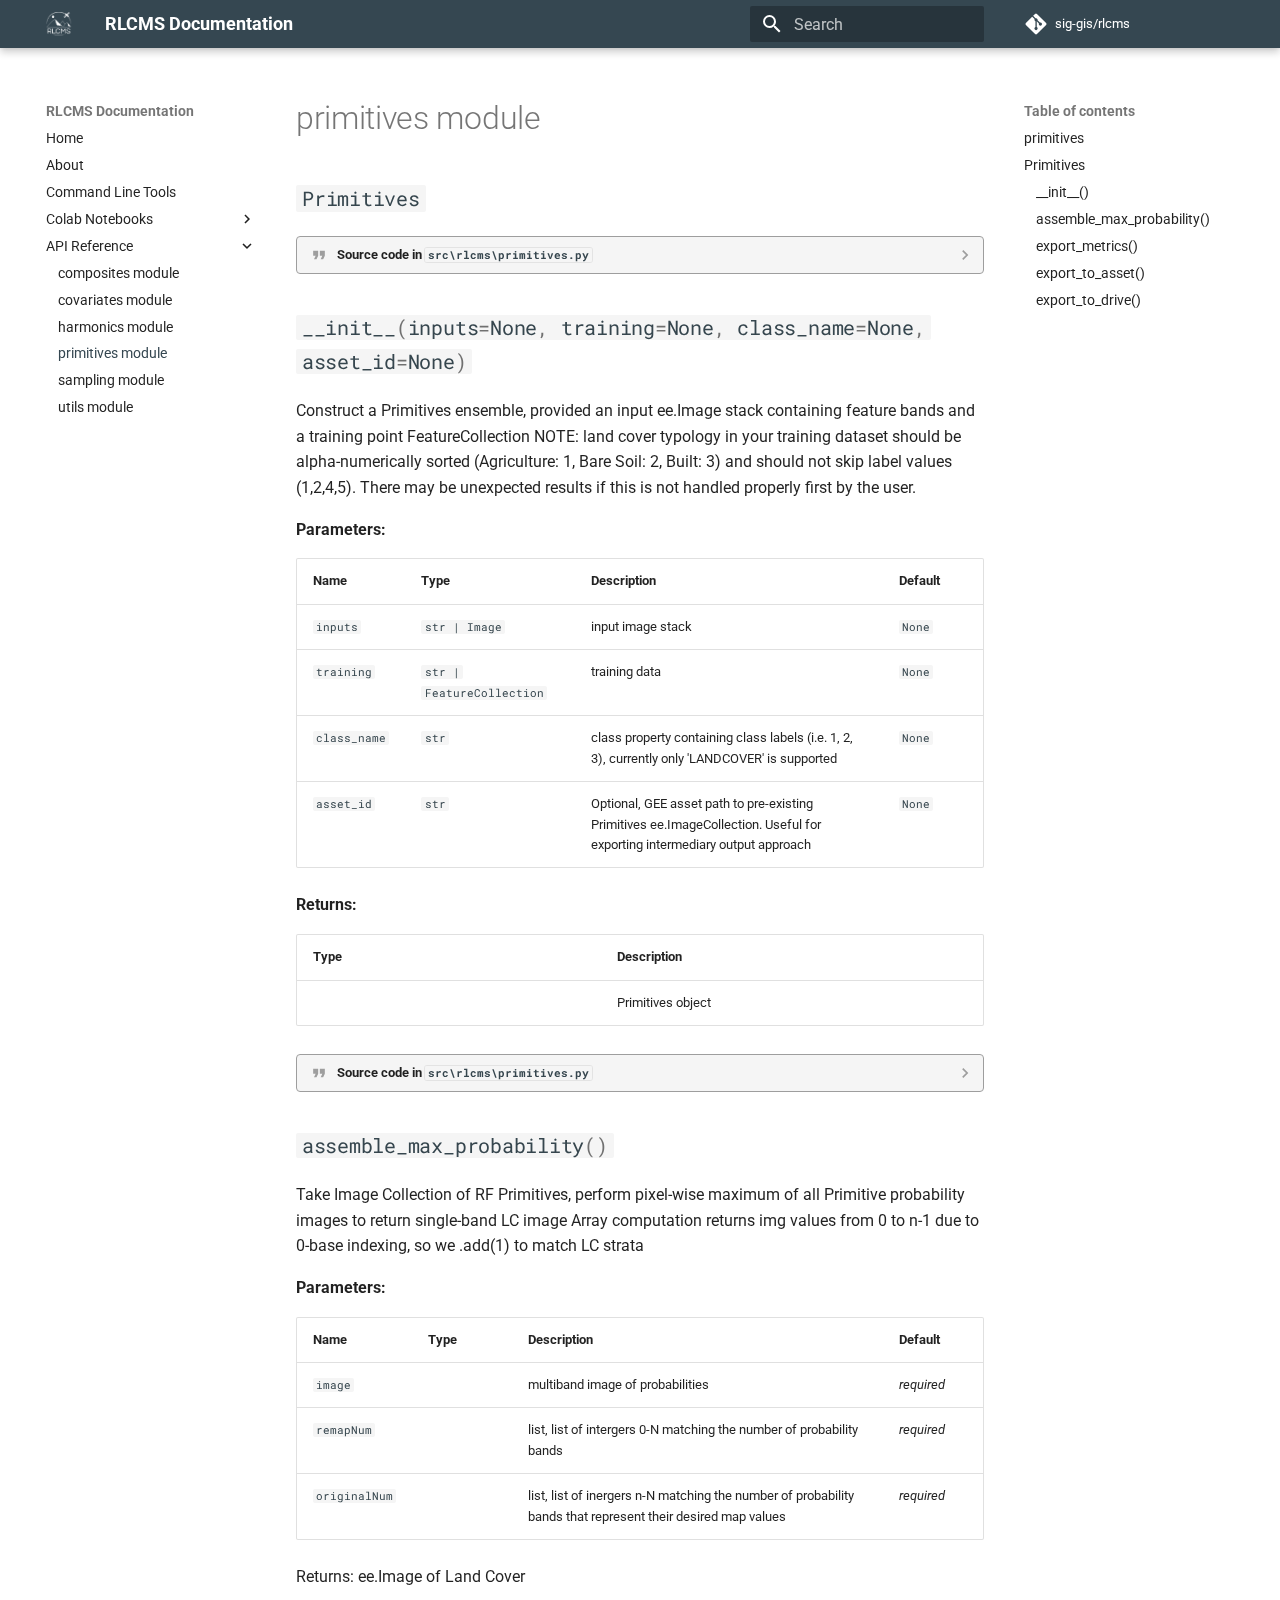
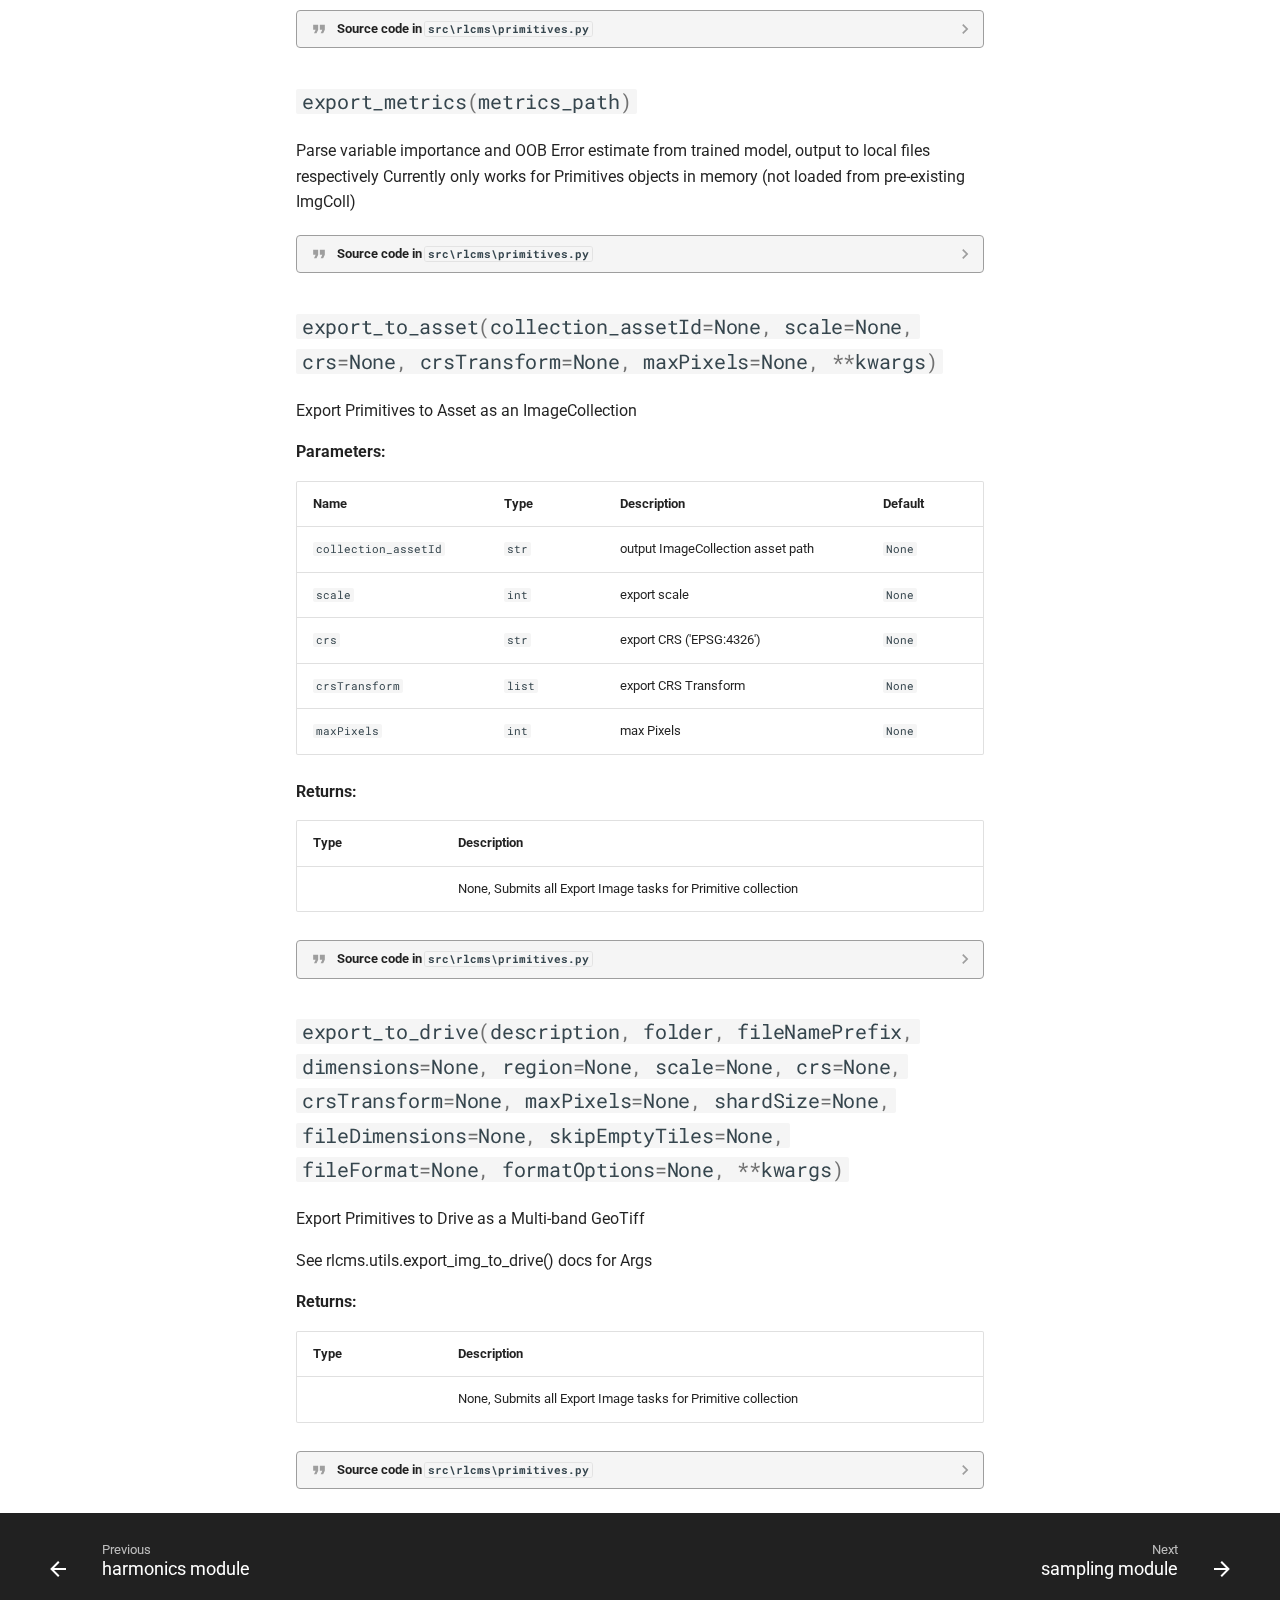
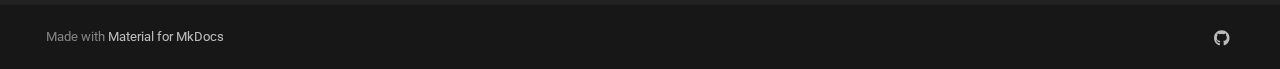
<file: primitives/index.html>
<!doctype html>
<html lang="en" class="no-js">
  <head>
    
      <meta charset="utf-8">
      <meta name="viewport" content="width=device-width,initial-scale=1">
      
      
      
      
        <link rel="prev" href="../harmonics/">
      
      
        <link rel="next" href="../sampling/">
      
      
      <link rel="icon" href="../img/rlcms_logo_darkblue_fill.png">
      <meta name="generator" content="mkdocs-1.5.3, mkdocs-material-9.4.3">
    
    
      
        <title>primitives module - RLCMS Documentation</title>
      
    
    
      <link rel="stylesheet" href="../assets/stylesheets/main.79e020e9.min.css">
      
        
        <link rel="stylesheet" href="../assets/stylesheets/palette.a5377069.min.css">
      
      


    
    
      
    
    
      
        
        
        <link rel="preconnect" href="https://fonts.gstatic.com" crossorigin>
        <link rel="stylesheet" href="https://fonts.googleapis.com/css?family=Roboto:300,300i,400,400i,700,700i%7CRoboto+Mono:400,400i,700,700i&display=fallback">
        <style>:root{--md-text-font:"Roboto";--md-code-font:"Roboto Mono"}</style>
      
    
    
      <link rel="stylesheet" href="../assets/_mkdocstrings.css">
    
      <link rel="stylesheet" href="../stylesheets/extra.css">
    
    <script>__md_scope=new URL("..",location),__md_hash=e=>[...e].reduce((e,_)=>(e<<5)-e+_.charCodeAt(0),0),__md_get=(e,_=localStorage,t=__md_scope)=>JSON.parse(_.getItem(t.pathname+"."+e)),__md_set=(e,_,t=localStorage,a=__md_scope)=>{try{t.setItem(a.pathname+"."+e,JSON.stringify(_))}catch(e){}}</script>
    
      

    
    
    
  </head>
  
  
    
    
    
    
    
    <body dir="ltr" data-md-color-scheme="default" data-md-color-primary="custom" data-md-color-accent="indigo">
  
    
    
    <input class="md-toggle" data-md-toggle="drawer" type="checkbox" id="__drawer" autocomplete="off">
    <input class="md-toggle" data-md-toggle="search" type="checkbox" id="__search" autocomplete="off">
    <label class="md-overlay" for="__drawer"></label>
    <div data-md-component="skip">
      
        
        <a href="#rlcms.primitives" class="md-skip">
          Skip to content
        </a>
      
    </div>
    <div data-md-component="announce">
      
    </div>
    
    
      

  

<header class="md-header md-header--shadow" data-md-component="header">
  <nav class="md-header__inner md-grid" aria-label="Header">
    <a href=".." title="RLCMS Documentation" class="md-header__button md-logo" aria-label="RLCMS Documentation" data-md-component="logo">
      
  <img src="../img/rlcms_logo.png" alt="logo">

    </a>
    <label class="md-header__button md-icon" for="__drawer">
      
      <svg xmlns="http://www.w3.org/2000/svg" viewBox="0 0 24 24"><path d="M3 6h18v2H3V6m0 5h18v2H3v-2m0 5h18v2H3v-2Z"/></svg>
    </label>
    <div class="md-header__title" data-md-component="header-title">
      <div class="md-header__ellipsis">
        <div class="md-header__topic">
          <span class="md-ellipsis">
            RLCMS Documentation
          </span>
        </div>
        <div class="md-header__topic" data-md-component="header-topic">
          <span class="md-ellipsis">
            
              primitives module
            
          </span>
        </div>
      </div>
    </div>
    
      
    
    
    
      <label class="md-header__button md-icon" for="__search">
        
        <svg xmlns="http://www.w3.org/2000/svg" viewBox="0 0 24 24"><path d="M9.5 3A6.5 6.5 0 0 1 16 9.5c0 1.61-.59 3.09-1.56 4.23l.27.27h.79l5 5-1.5 1.5-5-5v-.79l-.27-.27A6.516 6.516 0 0 1 9.5 16 6.5 6.5 0 0 1 3 9.5 6.5 6.5 0 0 1 9.5 3m0 2C7 5 5 7 5 9.5S7 14 9.5 14 14 12 14 9.5 12 5 9.5 5Z"/></svg>
      </label>
      <div class="md-search" data-md-component="search" role="dialog">
  <label class="md-search__overlay" for="__search"></label>
  <div class="md-search__inner" role="search">
    <form class="md-search__form" name="search">
      <input type="text" class="md-search__input" name="query" aria-label="Search" placeholder="Search" autocapitalize="off" autocorrect="off" autocomplete="off" spellcheck="false" data-md-component="search-query" required>
      <label class="md-search__icon md-icon" for="__search">
        
        <svg xmlns="http://www.w3.org/2000/svg" viewBox="0 0 24 24"><path d="M9.5 3A6.5 6.5 0 0 1 16 9.5c0 1.61-.59 3.09-1.56 4.23l.27.27h.79l5 5-1.5 1.5-5-5v-.79l-.27-.27A6.516 6.516 0 0 1 9.5 16 6.5 6.5 0 0 1 3 9.5 6.5 6.5 0 0 1 9.5 3m0 2C7 5 5 7 5 9.5S7 14 9.5 14 14 12 14 9.5 12 5 9.5 5Z"/></svg>
        
        <svg xmlns="http://www.w3.org/2000/svg" viewBox="0 0 24 24"><path d="M20 11v2H8l5.5 5.5-1.42 1.42L4.16 12l7.92-7.92L13.5 5.5 8 11h12Z"/></svg>
      </label>
      <nav class="md-search__options" aria-label="Search">
        
        <button type="reset" class="md-search__icon md-icon" title="Clear" aria-label="Clear" tabindex="-1">
          
          <svg xmlns="http://www.w3.org/2000/svg" viewBox="0 0 24 24"><path d="M19 6.41 17.59 5 12 10.59 6.41 5 5 6.41 10.59 12 5 17.59 6.41 19 12 13.41 17.59 19 19 17.59 13.41 12 19 6.41Z"/></svg>
        </button>
      </nav>
      
    </form>
    <div class="md-search__output">
      <div class="md-search__scrollwrap" data-md-scrollfix>
        <div class="md-search-result" data-md-component="search-result">
          <div class="md-search-result__meta">
            Initializing search
          </div>
          <ol class="md-search-result__list" role="presentation"></ol>
        </div>
      </div>
    </div>
  </div>
</div>
    
    
      <div class="md-header__source">
        <a href="https://github.com/sig-gis/rlcms" title="Go to repository" class="md-source" data-md-component="source">
  <div class="md-source__icon md-icon">
    
    <svg xmlns="http://www.w3.org/2000/svg" viewBox="0 0 448 512"><!--! Font Awesome Free 6.4.2 by @fontawesome - https://fontawesome.com License - https://fontawesome.com/license/free (Icons: CC BY 4.0, Fonts: SIL OFL 1.1, Code: MIT License) Copyright 2023 Fonticons, Inc.--><path d="M439.55 236.05 244 40.45a28.87 28.87 0 0 0-40.81 0l-40.66 40.63 51.52 51.52c27.06-9.14 52.68 16.77 43.39 43.68l49.66 49.66c34.23-11.8 61.18 31 35.47 56.69-26.49 26.49-70.21-2.87-56-37.34L240.22 199v121.85c25.3 12.54 22.26 41.85 9.08 55a34.34 34.34 0 0 1-48.55 0c-17.57-17.6-11.07-46.91 11.25-56v-123c-20.8-8.51-24.6-30.74-18.64-45L142.57 101 8.45 235.14a28.86 28.86 0 0 0 0 40.81l195.61 195.6a28.86 28.86 0 0 0 40.8 0l194.69-194.69a28.86 28.86 0 0 0 0-40.81z"/></svg>
  </div>
  <div class="md-source__repository">
    sig-gis/rlcms
  </div>
</a>
      </div>
    
  </nav>
  
</header>
    
    <div class="md-container" data-md-component="container">
      
      
        
          
        
      
      <main class="md-main" data-md-component="main">
        <div class="md-main__inner md-grid">
          
            
              
              <div class="md-sidebar md-sidebar--primary" data-md-component="sidebar" data-md-type="navigation" >
                <div class="md-sidebar__scrollwrap">
                  <div class="md-sidebar__inner">
                    



<nav class="md-nav md-nav--primary" aria-label="Navigation" data-md-level="0">
  <label class="md-nav__title" for="__drawer">
    <a href=".." title="RLCMS Documentation" class="md-nav__button md-logo" aria-label="RLCMS Documentation" data-md-component="logo">
      
  <img src="../img/rlcms_logo.png" alt="logo">

    </a>
    RLCMS Documentation
  </label>
  
    <div class="md-nav__source">
      <a href="https://github.com/sig-gis/rlcms" title="Go to repository" class="md-source" data-md-component="source">
  <div class="md-source__icon md-icon">
    
    <svg xmlns="http://www.w3.org/2000/svg" viewBox="0 0 448 512"><!--! Font Awesome Free 6.4.2 by @fontawesome - https://fontawesome.com License - https://fontawesome.com/license/free (Icons: CC BY 4.0, Fonts: SIL OFL 1.1, Code: MIT License) Copyright 2023 Fonticons, Inc.--><path d="M439.55 236.05 244 40.45a28.87 28.87 0 0 0-40.81 0l-40.66 40.63 51.52 51.52c27.06-9.14 52.68 16.77 43.39 43.68l49.66 49.66c34.23-11.8 61.18 31 35.47 56.69-26.49 26.49-70.21-2.87-56-37.34L240.22 199v121.85c25.3 12.54 22.26 41.85 9.08 55a34.34 34.34 0 0 1-48.55 0c-17.57-17.6-11.07-46.91 11.25-56v-123c-20.8-8.51-24.6-30.74-18.64-45L142.57 101 8.45 235.14a28.86 28.86 0 0 0 0 40.81l195.61 195.6a28.86 28.86 0 0 0 40.8 0l194.69-194.69a28.86 28.86 0 0 0 0-40.81z"/></svg>
  </div>
  <div class="md-source__repository">
    sig-gis/rlcms
  </div>
</a>
    </div>
  
  <ul class="md-nav__list" data-md-scrollfix>
    
      
      
  
  
  
    <li class="md-nav__item">
      <a href=".." class="md-nav__link">
        
  
  <span class="md-ellipsis">
    Home
  </span>
  

      </a>
    </li>
  

    
      
      
  
  
  
    <li class="md-nav__item">
      <a href="../about/" class="md-nav__link">
        
  
  <span class="md-ellipsis">
    About
  </span>
  

      </a>
    </li>
  

    
      
      
  
  
  
    <li class="md-nav__item">
      <a href="../cli/" class="md-nav__link">
        
  
  <span class="md-ellipsis">
    Command Line Tools
  </span>
  

      </a>
    </li>
  

    
      
      
  
  
  
    
    
    
    
    
    <li class="md-nav__item md-nav__item--nested">
      
        
        
        
        <input class="md-nav__toggle md-toggle " type="checkbox" id="__nav_4" >
        
          
          <label class="md-nav__link" for="__nav_4" id="__nav_4_label" tabindex="0">
            
  
  <span class="md-ellipsis">
    Colab Notebooks
  </span>
  

            <span class="md-nav__icon md-icon"></span>
          </label>
        
        <nav class="md-nav" data-md-level="1" aria-labelledby="__nav_4_label" aria-expanded="false">
          <label class="md-nav__title" for="__nav_4">
            <span class="md-nav__icon md-icon"></span>
            Colab Notebooks
          </label>
          <ul class="md-nav__list" data-md-scrollfix>
            
              
                
  
  
  
    <li class="md-nav__item">
      <a href="../colab/compositing/" class="md-nav__link">
        
  
  <span class="md-ellipsis">
    compositing
  </span>
  

      </a>
    </li>
  

              
            
              
                
  
  
  
    <li class="md-nav__item">
      <a href="../colab/primitives/" class="md-nav__link">
        
  
  <span class="md-ellipsis">
    primitives
  </span>
  

      </a>
    </li>
  

              
            
              
                
  
  
  
    <li class="md-nav__item">
      <a href="../colab/sampling/" class="md-nav__link">
        
  
  <span class="md-ellipsis">
    sampling
  </span>
  

      </a>
    </li>
  

              
            
          </ul>
        </nav>
      
    </li>
  

    
      
      
  
  
    
  
  
    
    
    
    
    
    <li class="md-nav__item md-nav__item--active md-nav__item--nested">
      
        
        
        
        <input class="md-nav__toggle md-toggle " type="checkbox" id="__nav_5" checked>
        
          
          <label class="md-nav__link" for="__nav_5" id="__nav_5_label" tabindex="0">
            
  
  <span class="md-ellipsis">
    API Reference
  </span>
  

            <span class="md-nav__icon md-icon"></span>
          </label>
        
        <nav class="md-nav" data-md-level="1" aria-labelledby="__nav_5_label" aria-expanded="true">
          <label class="md-nav__title" for="__nav_5">
            <span class="md-nav__icon md-icon"></span>
            API Reference
          </label>
          <ul class="md-nav__list" data-md-scrollfix>
            
              
                
  
  
  
    <li class="md-nav__item">
      <a href="../composites/" class="md-nav__link">
        
  
  <span class="md-ellipsis">
    composites module
  </span>
  

      </a>
    </li>
  

              
            
              
                
  
  
  
    <li class="md-nav__item">
      <a href="../covariates/" class="md-nav__link">
        
  
  <span class="md-ellipsis">
    covariates module
  </span>
  

      </a>
    </li>
  

              
            
              
                
  
  
  
    <li class="md-nav__item">
      <a href="../harmonics/" class="md-nav__link">
        
  
  <span class="md-ellipsis">
    harmonics module
  </span>
  

      </a>
    </li>
  

              
            
              
                
  
  
    
  
  
    <li class="md-nav__item md-nav__item--active">
      
      <input class="md-nav__toggle md-toggle" type="checkbox" id="__toc">
      
      
      
        <label class="md-nav__link md-nav__link--active" for="__toc">
          
  
  <span class="md-ellipsis">
    primitives module
  </span>
  

          <span class="md-nav__icon md-icon"></span>
        </label>
      
      <a href="./" class="md-nav__link md-nav__link--active">
        
  
  <span class="md-ellipsis">
    primitives module
  </span>
  

      </a>
      
        

<nav class="md-nav md-nav--secondary" aria-label="Table of contents">
  
  
  
  
    <label class="md-nav__title" for="__toc">
      <span class="md-nav__icon md-icon"></span>
      Table of contents
    </label>
    <ul class="md-nav__list" data-md-component="toc" data-md-scrollfix>
      
        <li class="md-nav__item">
  <a href="#rlcms.primitives" class="md-nav__link">
    primitives
  </a>
  
</li>
      
        <li class="md-nav__item">
  <a href="#rlcms.primitives.Primitives" class="md-nav__link">
    Primitives
  </a>
  
    <nav class="md-nav" aria-label="Primitives">
      <ul class="md-nav__list">
        
          <li class="md-nav__item">
  <a href="#rlcms.primitives.Primitives.__init__" class="md-nav__link">
    __init__()
  </a>
  
</li>
        
          <li class="md-nav__item">
  <a href="#rlcms.primitives.Primitives.assemble_max_probability" class="md-nav__link">
    assemble_max_probability()
  </a>
  
</li>
        
          <li class="md-nav__item">
  <a href="#rlcms.primitives.Primitives.export_metrics" class="md-nav__link">
    export_metrics()
  </a>
  
</li>
        
          <li class="md-nav__item">
  <a href="#rlcms.primitives.Primitives.export_to_asset" class="md-nav__link">
    export_to_asset()
  </a>
  
</li>
        
          <li class="md-nav__item">
  <a href="#rlcms.primitives.Primitives.export_to_drive" class="md-nav__link">
    export_to_drive()
  </a>
  
</li>
        
      </ul>
    </nav>
  
</li>
      
    </ul>
  
</nav>
      
    </li>
  

              
            
              
                
  
  
  
    <li class="md-nav__item">
      <a href="../sampling/" class="md-nav__link">
        
  
  <span class="md-ellipsis">
    sampling module
  </span>
  

      </a>
    </li>
  

              
            
              
                
  
  
  
    <li class="md-nav__item">
      <a href="../utils/" class="md-nav__link">
        
  
  <span class="md-ellipsis">
    utils module
  </span>
  

      </a>
    </li>
  

              
            
          </ul>
        </nav>
      
    </li>
  

    
  </ul>
</nav>
                  </div>
                </div>
              </div>
            
            
              
              <div class="md-sidebar md-sidebar--secondary" data-md-component="sidebar" data-md-type="toc" >
                <div class="md-sidebar__scrollwrap">
                  <div class="md-sidebar__inner">
                    

<nav class="md-nav md-nav--secondary" aria-label="Table of contents">
  
  
  
  
    <label class="md-nav__title" for="__toc">
      <span class="md-nav__icon md-icon"></span>
      Table of contents
    </label>
    <ul class="md-nav__list" data-md-component="toc" data-md-scrollfix>
      
        <li class="md-nav__item">
  <a href="#rlcms.primitives" class="md-nav__link">
    primitives
  </a>
  
</li>
      
        <li class="md-nav__item">
  <a href="#rlcms.primitives.Primitives" class="md-nav__link">
    Primitives
  </a>
  
    <nav class="md-nav" aria-label="Primitives">
      <ul class="md-nav__list">
        
          <li class="md-nav__item">
  <a href="#rlcms.primitives.Primitives.__init__" class="md-nav__link">
    __init__()
  </a>
  
</li>
        
          <li class="md-nav__item">
  <a href="#rlcms.primitives.Primitives.assemble_max_probability" class="md-nav__link">
    assemble_max_probability()
  </a>
  
</li>
        
          <li class="md-nav__item">
  <a href="#rlcms.primitives.Primitives.export_metrics" class="md-nav__link">
    export_metrics()
  </a>
  
</li>
        
          <li class="md-nav__item">
  <a href="#rlcms.primitives.Primitives.export_to_asset" class="md-nav__link">
    export_to_asset()
  </a>
  
</li>
        
          <li class="md-nav__item">
  <a href="#rlcms.primitives.Primitives.export_to_drive" class="md-nav__link">
    export_to_drive()
  </a>
  
</li>
        
      </ul>
    </nav>
  
</li>
      
    </ul>
  
</nav>
                  </div>
                </div>
              </div>
            
          
          
            <div class="md-content" data-md-component="content">
              <article class="md-content__inner md-typeset">
                
                  

  
  


  <h1>primitives module</h1>

<div class="doc doc-object doc-module">



<a id="rlcms.primitives"></a>
  <div class="doc doc-contents first">

  

  <div class="doc doc-children">








<div class="doc doc-object doc-class">




<h2 id="rlcms.primitives.Primitives" class="doc doc-heading">
          <code>Primitives</code>


</h2>


  <div class="doc doc-contents ">


            <details class="quote">
              <summary>Source code in <code>src\rlcms\primitives.py</code></summary>
              <div class="highlight"><table class="highlighttable"><tr><td class="linenos"><div class="linenodiv"><pre><span></span><span class="normal">  7</span>
<span class="normal">  8</span>
<span class="normal">  9</span>
<span class="normal"> 10</span>
<span class="normal"> 11</span>
<span class="normal"> 12</span>
<span class="normal"> 13</span>
<span class="normal"> 14</span>
<span class="normal"> 15</span>
<span class="normal"> 16</span>
<span class="normal"> 17</span>
<span class="normal"> 18</span>
<span class="normal"> 19</span>
<span class="normal"> 20</span>
<span class="normal"> 21</span>
<span class="normal"> 22</span>
<span class="normal"> 23</span>
<span class="normal"> 24</span>
<span class="normal"> 25</span>
<span class="normal"> 26</span>
<span class="normal"> 27</span>
<span class="normal"> 28</span>
<span class="normal"> 29</span>
<span class="normal"> 30</span>
<span class="normal"> 31</span>
<span class="normal"> 32</span>
<span class="normal"> 33</span>
<span class="normal"> 34</span>
<span class="normal"> 35</span>
<span class="normal"> 36</span>
<span class="normal"> 37</span>
<span class="normal"> 38</span>
<span class="normal"> 39</span>
<span class="normal"> 40</span>
<span class="normal"> 41</span>
<span class="normal"> 42</span>
<span class="normal"> 43</span>
<span class="normal"> 44</span>
<span class="normal"> 45</span>
<span class="normal"> 46</span>
<span class="normal"> 47</span>
<span class="normal"> 48</span>
<span class="normal"> 49</span>
<span class="normal"> 50</span>
<span class="normal"> 51</span>
<span class="normal"> 52</span>
<span class="normal"> 53</span>
<span class="normal"> 54</span>
<span class="normal"> 55</span>
<span class="normal"> 56</span>
<span class="normal"> 57</span>
<span class="normal"> 58</span>
<span class="normal"> 59</span>
<span class="normal"> 60</span>
<span class="normal"> 61</span>
<span class="normal"> 62</span>
<span class="normal"> 63</span>
<span class="normal"> 64</span>
<span class="normal"> 65</span>
<span class="normal"> 66</span>
<span class="normal"> 67</span>
<span class="normal"> 68</span>
<span class="normal"> 69</span>
<span class="normal"> 70</span>
<span class="normal"> 71</span>
<span class="normal"> 72</span>
<span class="normal"> 73</span>
<span class="normal"> 74</span>
<span class="normal"> 75</span>
<span class="normal"> 76</span>
<span class="normal"> 77</span>
<span class="normal"> 78</span>
<span class="normal"> 79</span>
<span class="normal"> 80</span>
<span class="normal"> 81</span>
<span class="normal"> 82</span>
<span class="normal"> 83</span>
<span class="normal"> 84</span>
<span class="normal"> 85</span>
<span class="normal"> 86</span>
<span class="normal"> 87</span>
<span class="normal"> 88</span>
<span class="normal"> 89</span>
<span class="normal"> 90</span>
<span class="normal"> 91</span>
<span class="normal"> 92</span>
<span class="normal"> 93</span>
<span class="normal"> 94</span>
<span class="normal"> 95</span>
<span class="normal"> 96</span>
<span class="normal"> 97</span>
<span class="normal"> 98</span>
<span class="normal"> 99</span>
<span class="normal">100</span>
<span class="normal">101</span>
<span class="normal">102</span>
<span class="normal">103</span>
<span class="normal">104</span>
<span class="normal">105</span>
<span class="normal">106</span>
<span class="normal">107</span>
<span class="normal">108</span>
<span class="normal">109</span>
<span class="normal">110</span>
<span class="normal">111</span>
<span class="normal">112</span>
<span class="normal">113</span>
<span class="normal">114</span>
<span class="normal">115</span>
<span class="normal">116</span>
<span class="normal">117</span>
<span class="normal">118</span>
<span class="normal">119</span>
<span class="normal">120</span>
<span class="normal">121</span>
<span class="normal">122</span>
<span class="normal">123</span>
<span class="normal">124</span>
<span class="normal">125</span>
<span class="normal">126</span>
<span class="normal">127</span>
<span class="normal">128</span>
<span class="normal">129</span>
<span class="normal">130</span>
<span class="normal">131</span>
<span class="normal">132</span>
<span class="normal">133</span>
<span class="normal">134</span>
<span class="normal">135</span>
<span class="normal">136</span>
<span class="normal">137</span>
<span class="normal">138</span>
<span class="normal">139</span>
<span class="normal">140</span>
<span class="normal">141</span>
<span class="normal">142</span>
<span class="normal">143</span>
<span class="normal">144</span>
<span class="normal">145</span>
<span class="normal">146</span>
<span class="normal">147</span>
<span class="normal">148</span>
<span class="normal">149</span>
<span class="normal">150</span>
<span class="normal">151</span>
<span class="normal">152</span>
<span class="normal">153</span>
<span class="normal">154</span>
<span class="normal">155</span>
<span class="normal">156</span>
<span class="normal">157</span>
<span class="normal">158</span>
<span class="normal">159</span>
<span class="normal">160</span>
<span class="normal">161</span>
<span class="normal">162</span>
<span class="normal">163</span>
<span class="normal">164</span>
<span class="normal">165</span>
<span class="normal">166</span>
<span class="normal">167</span>
<span class="normal">168</span>
<span class="normal">169</span>
<span class="normal">170</span>
<span class="normal">171</span>
<span class="normal">172</span>
<span class="normal">173</span>
<span class="normal">174</span>
<span class="normal">175</span>
<span class="normal">176</span>
<span class="normal">177</span>
<span class="normal">178</span>
<span class="normal">179</span>
<span class="normal">180</span>
<span class="normal">181</span>
<span class="normal">182</span>
<span class="normal">183</span>
<span class="normal">184</span>
<span class="normal">185</span>
<span class="normal">186</span>
<span class="normal">187</span>
<span class="normal">188</span>
<span class="normal">189</span>
<span class="normal">190</span>
<span class="normal">191</span>
<span class="normal">192</span>
<span class="normal">193</span>
<span class="normal">194</span>
<span class="normal">195</span>
<span class="normal">196</span>
<span class="normal">197</span>
<span class="normal">198</span>
<span class="normal">199</span>
<span class="normal">200</span>
<span class="normal">201</span>
<span class="normal">202</span>
<span class="normal">203</span>
<span class="normal">204</span>
<span class="normal">205</span>
<span class="normal">206</span>
<span class="normal">207</span>
<span class="normal">208</span>
<span class="normal">209</span>
<span class="normal">210</span>
<span class="normal">211</span>
<span class="normal">212</span>
<span class="normal">213</span>
<span class="normal">214</span>
<span class="normal">215</span>
<span class="normal">216</span>
<span class="normal">217</span>
<span class="normal">218</span>
<span class="normal">219</span>
<span class="normal">220</span>
<span class="normal">221</span>
<span class="normal">222</span>
<span class="normal">223</span>
<span class="normal">224</span>
<span class="normal">225</span>
<span class="normal">226</span>
<span class="normal">227</span>
<span class="normal">228</span>
<span class="normal">229</span>
<span class="normal">230</span>
<span class="normal">231</span>
<span class="normal">232</span>
<span class="normal">233</span>
<span class="normal">234</span>
<span class="normal">235</span>
<span class="normal">236</span>
<span class="normal">237</span>
<span class="normal">238</span>
<span class="normal">239</span>
<span class="normal">240</span>
<span class="normal">241</span>
<span class="normal">242</span>
<span class="normal">243</span>
<span class="normal">244</span>
<span class="normal">245</span>
<span class="normal">246</span>
<span class="normal">247</span>
<span class="normal">248</span>
<span class="normal">249</span>
<span class="normal">250</span>
<span class="normal">251</span>
<span class="normal">252</span>
<span class="normal">253</span>
<span class="normal">254</span>
<span class="normal">255</span>
<span class="normal">256</span>
<span class="normal">257</span>
<span class="normal">258</span>
<span class="normal">259</span>
<span class="normal">260</span>
<span class="normal">261</span>
<span class="normal">262</span>
<span class="normal">263</span>
<span class="normal">264</span>
<span class="normal">265</span>
<span class="normal">266</span>
<span class="normal">267</span>
<span class="normal">268</span>
<span class="normal">269</span>
<span class="normal">270</span>
<span class="normal">271</span>
<span class="normal">272</span>
<span class="normal">273</span>
<span class="normal">274</span>
<span class="normal">275</span>
<span class="normal">276</span>
<span class="normal">277</span>
<span class="normal">278</span>
<span class="normal">279</span>
<span class="normal">280</span>
<span class="normal">281</span>
<span class="normal">282</span>
<span class="normal">283</span>
<span class="normal">284</span>
<span class="normal">285</span>
<span class="normal">286</span>
<span class="normal">287</span>
<span class="normal">288</span>
<span class="normal">289</span>
<span class="normal">290</span>
<span class="normal">291</span>
<span class="normal">292</span>
<span class="normal">293</span>
<span class="normal">294</span>
<span class="normal">295</span>
<span class="normal">296</span>
<span class="normal">297</span>
<span class="normal">298</span>
<span class="normal">299</span>
<span class="normal">300</span>
<span class="normal">301</span></pre></div></td><td class="code"><div><pre><span></span><code><span class="k">class</span> <span class="nc">Primitives</span><span class="p">:</span>
    <span class="k">def</span> <span class="fm">__init__</span><span class="p">(</span><span class="bp">self</span><span class="p">,</span>
                 <span class="n">inputs</span><span class="o">=</span><span class="kc">None</span><span class="p">,</span>
                 <span class="n">training</span><span class="o">=</span><span class="kc">None</span><span class="p">,</span>
                 <span class="n">class_name</span><span class="o">=</span><span class="kc">None</span><span class="p">,</span>
                 <span class="n">asset_id</span><span class="o">=</span><span class="kc">None</span><span class="p">):</span>
<span class="w">        </span><span class="sd">&quot;&quot;&quot;</span>
<span class="sd">        Construct a Primitives ensemble, provided an input ee.Image stack containing feature bands and a training point FeatureCollection</span>
<span class="sd">        NOTE: land cover typology in your training dataset should be alpha-numerically sorted (Agriculture: 1, Bare Soil: 2, Built: 3) and should not skip label values (1,2,4,5). There may be unexpected results if this is not handled properly first by the user.</span>

<span class="sd">        Args:</span>
<span class="sd">            inputs (str|ee.Image): input image stack</span>
<span class="sd">            training (str|ee.FeatureCollection): training data</span>
<span class="sd">            class_name (str): class property containing class labels (i.e. 1, 2, 3), currently only &#39;LANDCOVER&#39; is supported</span>
<span class="sd">            asset_id (str): Optional, GEE asset path to pre-existing Primitives ee.ImageCollection. Useful for exporting intermediary output approach</span>

<span class="sd">        Returns: </span>
<span class="sd">            Primitives object</span>
<span class="sd">        &quot;&quot;&quot;</span>

        <span class="c1"># TODO: perform some checks and error handling for training point label formatting </span>
        <span class="k">def</span> <span class="nf">pre_format_pts</span><span class="p">(</span><span class="n">pts</span><span class="p">,</span><span class="n">class_name</span><span class="p">):</span>
            <span class="c1"># two things: </span>
            <span class="c1"># 1. need to ensure that &#39;LANDCOVER&#39; is the class_name, if not, set new property in each feature using that</span>
            <span class="k">if</span> <span class="n">class_name</span> <span class="o">!=</span> <span class="s1">&#39;LANDCOVER&#39;</span><span class="p">:</span>
                <span class="c1"># set user&#39;s class_name to &#39;LANDCOVER&#39; so we don&#39;t need to pass custom class_name around to every function</span>
                <span class="n">pts</span> <span class="o">=</span> <span class="n">pts</span><span class="o">.</span><span class="n">map</span><span class="p">(</span><span class="k">lambda</span> <span class="n">p</span><span class="p">:</span> <span class="n">p</span><span class="o">.</span><span class="n">set</span><span class="p">(</span><span class="s1">&#39;LANDCOVER&#39;</span><span class="p">,</span><span class="n">p</span><span class="o">.</span><span class="n">get</span><span class="p">(</span><span class="n">class_name</span><span class="p">)))</span>
            <span class="k">else</span><span class="p">:</span>
                <span class="c1"># check &#39;LANDCOVER&#39; is a property in collection</span>
                <span class="k">assert</span> <span class="s1">&#39;LANDCOVER&#39;</span> <span class="ow">in</span> <span class="n">pts</span><span class="o">.</span><span class="n">first</span><span class="p">()</span><span class="o">.</span><span class="n">propertyNames</span><span class="p">()</span><span class="o">.</span><span class="n">getInfo</span><span class="p">(),</span> <span class="s2">&quot;&#39;LANDCOVER&#39; is not a property in the collection&quot;</span>
            <span class="c1"># 2. ensure that value of &#39;LANDCOVER&#39; is integer before converting to string</span>
            <span class="k">def</span> <span class="nf">to_int</span><span class="p">(</span><span class="n">p</span><span class="p">):</span>
                <span class="n">val</span> <span class="o">=</span> <span class="n">p</span><span class="o">.</span><span class="n">get</span><span class="p">(</span><span class="s1">&#39;LANDCOVER&#39;</span><span class="p">)</span>
                <span class="c1"># is &#39;LANDCOVER&#39; always going to be string? can we convert it to string without first knowing if its String or Number?</span>
                <span class="n">int_val</span> <span class="o">=</span> <span class="n">ee</span><span class="o">.</span><span class="n">Number</span><span class="p">(</span><span class="n">val</span><span class="p">)</span><span class="o">.</span><span class="n">round</span><span class="p">()</span>
                <span class="k">return</span> <span class="n">p</span><span class="o">.</span><span class="n">set</span><span class="p">(</span><span class="s1">&#39;LANDCOVER&#39;</span><span class="p">,</span><span class="n">int_val</span><span class="p">)</span>
            <span class="k">return</span> <span class="n">pts</span><span class="o">.</span><span class="n">map</span><span class="p">(</span><span class="n">to_int</span><span class="p">)</span>

        <span class="k">def</span> <span class="nf">format_pts</span><span class="p">(</span><span class="n">pts</span><span class="p">):</span>
<span class="w">            </span><span class="sd">&quot;&quot;&quot;Turn a FC of training points containing full LC typology into a list of primitive point FCs, </span>
<span class="sd">                    one point FC for each LC primitive&quot;&quot;&quot;</span>
            <span class="c1"># create sets of binary training pts for each class represented in the full training pts collection</span>
            <span class="n">labels</span> <span class="o">=</span> <span class="n">ee</span><span class="o">.</span><span class="n">FeatureCollection</span><span class="p">(</span><span class="n">pts</span><span class="p">)</span><span class="o">.</span><span class="n">aggregate_array</span><span class="p">(</span><span class="s1">&#39;LANDCOVER&#39;</span><span class="p">)</span><span class="o">.</span><span class="n">distinct</span><span class="p">()</span><span class="o">.</span><span class="n">sort</span><span class="p">()</span>
            <span class="k">def</span> <span class="nf">binaryPts</span><span class="p">(</span><span class="n">l</span><span class="p">):</span>
                <span class="c1"># create prim and non prim sets with filters, reset prim to 1, non-prim to 0</span>
                <span class="n">prim</span> <span class="o">=</span> <span class="n">pts</span><span class="o">.</span><span class="n">filter</span><span class="p">(</span><span class="n">ee</span><span class="o">.</span><span class="n">Filter</span><span class="o">.</span><span class="n">eq</span><span class="p">(</span><span class="s1">&#39;LANDCOVER&#39;</span><span class="p">,</span><span class="n">l</span><span class="p">))</span><span class="o">.</span><span class="n">map</span><span class="p">(</span><span class="k">lambda</span> <span class="n">f</span><span class="p">:</span> <span class="n">f</span><span class="o">.</span><span class="n">set</span><span class="p">(</span><span class="s1">&#39;PRIM&#39;</span><span class="p">,</span><span class="mi">1</span><span class="p">))</span>
                <span class="n">non_prim</span> <span class="o">=</span> <span class="n">pts</span><span class="o">.</span><span class="n">filter</span><span class="p">(</span><span class="n">ee</span><span class="o">.</span><span class="n">Filter</span><span class="o">.</span><span class="n">neq</span><span class="p">(</span><span class="s1">&#39;LANDCOVER&#39;</span><span class="p">,</span><span class="n">l</span><span class="p">))</span><span class="o">.</span><span class="n">map</span><span class="p">(</span><span class="k">lambda</span> <span class="n">f</span><span class="p">:</span> <span class="n">f</span><span class="o">.</span><span class="n">set</span><span class="p">(</span><span class="s1">&#39;PRIM&#39;</span><span class="p">,</span><span class="mi">0</span><span class="p">))</span>
                <span class="k">return</span> <span class="n">ee</span><span class="o">.</span><span class="n">FeatureCollection</span><span class="p">(</span><span class="n">prim</span><span class="p">)</span><span class="o">.</span><span class="n">merge</span><span class="p">(</span><span class="n">non_prim</span><span class="p">)</span>
            <span class="n">list_of_prim_pts</span> <span class="o">=</span> <span class="n">ee</span><span class="o">.</span><span class="n">List</span><span class="p">(</span><span class="n">labels</span><span class="p">)</span><span class="o">.</span><span class="n">map</span><span class="p">(</span><span class="n">binaryPts</span><span class="p">)</span>
            <span class="k">return</span> <span class="n">list_of_prim_pts</span>

        <span class="k">def</span> <span class="nf">gettop20</span><span class="p">(</span><span class="nb">dict</span><span class="p">):</span>
            <span class="c1"># if total input features count &lt; 20, take them all, otherwise take top 20 most important</span>
            <span class="nb">dict</span> <span class="o">=</span> <span class="n">ee</span><span class="o">.</span><span class="n">Dictionary</span><span class="p">(</span><span class="nb">dict</span><span class="p">)</span>
            <span class="n">values</span> <span class="o">=</span> <span class="nb">dict</span><span class="o">.</span><span class="n">values</span><span class="p">()</span><span class="o">.</span><span class="n">sort</span><span class="p">()</span>
            <span class="n">cutoff</span> <span class="o">=</span> <span class="n">ee</span><span class="o">.</span><span class="n">Algorithms</span><span class="o">.</span><span class="n">If</span><span class="p">(</span><span class="n">values</span><span class="o">.</span><span class="n">size</span><span class="p">()</span><span class="o">.</span><span class="n">gte</span><span class="p">(</span><span class="mi">20</span><span class="p">),</span><span class="o">-</span><span class="mi">20</span><span class="p">,</span><span class="n">values</span><span class="o">.</span><span class="n">size</span><span class="p">()</span><span class="o">.</span><span class="n">multiply</span><span class="p">(</span><span class="o">-</span><span class="mi">1</span><span class="p">))</span>
            <span class="k">def</span> <span class="nf">kv_return</span><span class="p">(</span><span class="n">key</span><span class="p">,</span><span class="n">passedObj</span><span class="p">):</span>
                <span class="n">passedObj</span> <span class="o">=</span> <span class="n">ee</span><span class="o">.</span><span class="n">List</span><span class="p">(</span><span class="n">passedObj</span><span class="p">)</span>
                <span class="n">val</span> <span class="o">=</span> <span class="n">ee</span><span class="o">.</span><span class="n">Number</span><span class="p">(</span><span class="nb">dict</span><span class="o">.</span><span class="n">get</span><span class="p">(</span><span class="n">key</span><span class="p">))</span>
                <span class="n">retObj</span> <span class="o">=</span> <span class="n">ee</span><span class="o">.</span><span class="n">Algorithms</span><span class="o">.</span><span class="n">If</span><span class="p">(</span><span class="n">val</span><span class="o">.</span><span class="n">gte</span><span class="p">(</span><span class="n">cutoff</span><span class="p">),</span><span class="n">passedObj</span><span class="o">.</span><span class="n">add</span><span class="p">(</span><span class="n">key</span><span class="p">),</span><span class="n">passedObj</span><span class="p">)</span>
                <span class="k">return</span> <span class="n">retObj</span>
            <span class="n">newl</span> <span class="o">=</span> <span class="nb">dict</span><span class="o">.</span><span class="n">keys</span><span class="p">()</span><span class="o">.</span><span class="n">iterate</span><span class="p">(</span><span class="n">kv_return</span><span class="p">,</span><span class="n">ee</span><span class="o">.</span><span class="n">List</span><span class="p">([]))</span>
            <span class="k">return</span> <span class="n">newl</span>

        <span class="k">def</span> <span class="nf">RFprim</span><span class="p">(</span><span class="n">training_pts</span><span class="p">,</span><span class="n">input_stack</span><span class="p">):</span>
<span class="w">            </span><span class="sd">&quot;&quot;&quot;Train and apply RF Probability classifier on a Primitive&quot;&quot;&quot;</span>
            <span class="n">inputs</span> <span class="o">=</span> <span class="n">ee</span><span class="o">.</span><span class="n">Image</span><span class="p">(</span><span class="n">input_stack</span><span class="p">)</span>
            <span class="n">samples</span> <span class="o">=</span> <span class="n">ee</span><span class="o">.</span><span class="n">FeatureCollection</span><span class="p">(</span><span class="n">training_pts</span><span class="p">)</span>

            <span class="n">class_value</span> <span class="o">=</span> <span class="n">ee</span><span class="o">.</span><span class="n">Number</span><span class="p">(</span><span class="n">ee</span><span class="o">.</span><span class="n">Feature</span><span class="p">(</span><span class="n">samples</span><span class="o">.</span><span class="n">sort</span><span class="p">(</span><span class="s1">&#39;PRIM&#39;</span><span class="p">,</span><span class="kc">False</span><span class="p">)</span><span class="o">.</span><span class="n">first</span><span class="p">())</span><span class="o">.</span><span class="n">get</span><span class="p">(</span><span class="s1">&#39;LANDCOVER&#39;</span><span class="p">))</span> <span class="c1">#get LC numeric value for the given primitive (i.e. &#39;PRIM&#39;:1, &#39;LANDCOVER&#39;:6) then map to its class label (i.e. 6: &#39;Water&#39;)</span>

            <span class="c1"># can experiment with classifier params for model performance</span>
            <span class="n">classifier</span> <span class="o">=</span> <span class="n">ee</span><span class="o">.</span><span class="n">Classifier</span><span class="o">.</span><span class="n">smileRandomForest</span><span class="p">(</span>
            <span class="n">numberOfTrees</span><span class="o">=</span><span class="mi">100</span><span class="p">,</span> 
            <span class="n">minLeafPopulation</span><span class="o">=</span><span class="mi">1</span><span class="p">,</span> 
            <span class="n">bagFraction</span><span class="o">=</span><span class="mf">0.7</span><span class="p">,</span> 
            <span class="n">seed</span><span class="o">=</span><span class="mi">51515</span><span class="p">)</span><span class="o">.</span><span class="n">setOutputMode</span><span class="p">(</span><span class="s1">&#39;PROBABILITY&#39;</span><span class="p">)</span>

            <span class="c1"># train model with all features</span>
            <span class="n">model</span> <span class="o">=</span> <span class="n">classifier</span><span class="o">.</span><span class="n">train</span><span class="p">(</span><span class="n">features</span><span class="o">=</span><span class="n">samples</span><span class="p">,</span> 
                                    <span class="n">classProperty</span><span class="o">=</span><span class="s1">&#39;PRIM&#39;</span><span class="p">,</span> 
                                    <span class="n">inputProperties</span><span class="o">=</span><span class="n">inputs</span><span class="o">.</span><span class="n">bandNames</span><span class="p">()</span> 
                                    <span class="p">)</span>

            <span class="c1"># store for model performance exploration</span>
            <span class="n">oob_all</span> <span class="o">=</span> <span class="n">ee</span><span class="o">.</span><span class="n">Dictionary</span><span class="p">(</span><span class="n">model</span><span class="o">.</span><span class="n">explain</span><span class="p">())</span><span class="o">.</span><span class="n">get</span><span class="p">(</span><span class="s1">&#39;outOfBagErrorEstimate&#39;</span><span class="p">)</span>
            <span class="n">importance_all</span> <span class="o">=</span> <span class="n">ee</span><span class="o">.</span><span class="n">Dictionary</span><span class="p">(</span><span class="n">model</span><span class="o">.</span><span class="n">explain</span><span class="p">())</span><span class="o">.</span><span class="n">get</span><span class="p">(</span><span class="s1">&#39;importance&#39;</span><span class="p">)</span>

            <span class="c1"># retrieve top 20 most important features</span>
            <span class="n">top20</span> <span class="o">=</span> <span class="n">gettop20</span><span class="p">(</span><span class="n">importance_all</span><span class="p">)</span>

            <span class="c1"># re-train model with top20 important features</span>
            <span class="n">model</span> <span class="o">=</span> <span class="n">classifier</span><span class="o">.</span><span class="n">train</span><span class="p">(</span><span class="n">features</span><span class="o">=</span><span class="n">samples</span><span class="p">,</span> 
                                    <span class="n">classProperty</span><span class="o">=</span><span class="s1">&#39;PRIM&#39;</span><span class="p">,</span> 
                                    <span class="n">inputProperties</span><span class="o">=</span><span class="n">top20</span>
                                    <span class="p">)</span>

            <span class="n">oob_top20</span> <span class="o">=</span> <span class="n">ee</span><span class="o">.</span><span class="n">Dictionary</span><span class="p">(</span><span class="n">model</span><span class="o">.</span><span class="n">explain</span><span class="p">())</span><span class="o">.</span><span class="n">get</span><span class="p">(</span><span class="s1">&#39;outOfBagErrorEstimate&#39;</span><span class="p">)</span>
            <span class="n">importance_top20</span> <span class="o">=</span> <span class="n">ee</span><span class="o">.</span><span class="n">Dictionary</span><span class="p">(</span><span class="n">model</span><span class="o">.</span><span class="n">explain</span><span class="p">())</span><span class="o">.</span><span class="n">get</span><span class="p">(</span><span class="s1">&#39;importance&#39;</span><span class="p">)</span>
            <span class="n">schema</span> <span class="o">=</span> <span class="n">ee</span><span class="o">.</span><span class="n">List</span><span class="p">(</span><span class="n">ee</span><span class="o">.</span><span class="n">Classifier</span><span class="p">(</span><span class="n">model</span><span class="p">)</span><span class="o">.</span><span class="n">schema</span><span class="p">())</span>
            <span class="n">output</span> <span class="o">=</span> <span class="p">(</span><span class="n">ee</span><span class="o">.</span><span class="n">Image</span><span class="p">(</span><span class="n">inputs</span><span class="p">)</span>
                      <span class="o">.</span><span class="n">classify</span><span class="p">(</span><span class="n">model</span><span class="p">,</span><span class="s1">&#39;Probability&#39;</span><span class="p">)</span>
                      <span class="c1"># lists and dictionaries do not propagate thru as properties on Batch exported Images</span>
                      <span class="o">.</span><span class="n">set</span><span class="p">(</span><span class="s1">&#39;Primitive&#39;</span><span class="p">,</span><span class="n">class_value</span><span class="p">,</span>
                           <span class="s1">&#39;importance&#39;</span><span class="p">,</span><span class="n">importance_top20</span><span class="p">,</span> 
                           <span class="s1">&#39;schema&#39;</span><span class="p">,</span><span class="n">schema</span><span class="p">,</span> 
                           <span class="s1">&#39;model&#39;</span><span class="p">,</span><span class="n">model</span><span class="p">,</span>
                           <span class="s1">&#39;oobError&#39;</span><span class="p">,</span><span class="n">oob_top20</span><span class="p">,</span> 
                           <span class="p">))</span>
            <span class="k">return</span> <span class="n">output</span>

        <span class="k">def</span> <span class="nf">primitives_to_collection</span><span class="p">(</span><span class="n">input_stack</span><span class="p">,</span>
                                     <span class="n">training_pts</span><span class="p">,</span>
                                     <span class="n">class_name</span><span class="p">):</span>
<span class="w">            </span><span class="sd">&quot;&quot;&quot;</span>
<span class="sd">            Create LC Primitive image for each LC class in training points</span>

<span class="sd">            args:</span>
<span class="sd">                input_stack (ee.Image): of all covariates and predictor</span>
<span class="sd">                training_pts (ee.FeatureCollection): training pts containing full LC typology</span>
<span class="sd">                class_name (str): property name in training points containing model classes</span>

<span class="sd">            returns:</span>
<span class="sd">                ee.ImageCollection of Primitive ee.Images</span>
<span class="sd">            &quot;&quot;&quot;</span>

            <span class="n">input_stack</span> <span class="o">=</span> <span class="n">ee</span><span class="o">.</span><span class="n">Image</span><span class="p">(</span><span class="n">input_stack</span><span class="p">)</span>
            <span class="n">training_pts</span> <span class="o">=</span> <span class="n">ee</span><span class="o">.</span><span class="n">FeatureCollection</span><span class="p">(</span><span class="n">training_pts</span><span class="p">)</span>

            <span class="c1"># list of distinct LANDCOVER values</span>
            <span class="n">labels</span> <span class="o">=</span> <span class="n">training_pts</span><span class="o">.</span><span class="n">aggregate_array</span><span class="p">(</span><span class="n">class_name</span><span class="p">)</span><span class="o">.</span><span class="n">distinct</span><span class="p">()</span><span class="o">.</span><span class="n">sort</span><span class="p">()</span><span class="o">.</span><span class="n">getInfo</span><span class="p">()</span> <span class="c1"># .sort() should fix Prims exporting out of order (i.e. 2,3,4,7,6)</span>

            <span class="c1"># converting to index of the list of distinct LANDCOVER primtive FC&#39;s (prim_pts below)</span>
            <span class="n">indices</span> <span class="o">=</span> <span class="nb">list</span><span class="p">(</span><span class="nb">range</span><span class="p">(</span><span class="nb">len</span><span class="p">(</span><span class="n">labels</span><span class="p">)))</span> <span class="c1"># handles dynamic land cover strata</span>

            <span class="n">prim_list</span> <span class="o">=</span> <span class="p">[]</span>
            <span class="k">for</span> <span class="n">i</span> <span class="ow">in</span> <span class="n">indices</span><span class="p">:</span> <span class="c1"># running one LC class at a time</span>
                <span class="n">prim_pts</span> <span class="o">=</span> <span class="n">ee</span><span class="o">.</span><span class="n">FeatureCollection</span><span class="p">(</span><span class="n">ee</span><span class="o">.</span><span class="n">List</span><span class="p">(</span><span class="n">format_pts</span><span class="p">(</span><span class="n">training_pts</span><span class="p">))</span><span class="o">.</span><span class="n">get</span><span class="p">(</span><span class="n">i</span><span class="p">))</span> <span class="c1"># format training pts to 1/0 prim format</span>
                <span class="n">img</span> <span class="o">=</span> <span class="n">RFprim</span><span class="p">(</span><span class="n">prim_pts</span><span class="p">,</span><span class="n">input_stack</span><span class="p">)</span> <span class="c1"># run RF primitive model, get output image and metrics</span>
                <span class="n">prim_list</span><span class="o">.</span><span class="n">append</span><span class="p">(</span><span class="n">img</span><span class="p">)</span>

            <span class="k">return</span> <span class="n">ee</span><span class="o">.</span><span class="n">ImageCollection</span><span class="o">.</span><span class="n">fromImages</span><span class="p">(</span><span class="n">prim_list</span><span class="p">)</span>

        <span class="c1"># you can construct Primitives object from a pre-existing Primitives ImgColl</span>
        <span class="k">if</span> <span class="n">asset_id</span> <span class="o">!=</span> <span class="kc">None</span><span class="p">:</span>
            <span class="k">try</span><span class="p">:</span>
                <span class="n">primitives</span> <span class="o">=</span> <span class="n">ee</span><span class="o">.</span><span class="n">ImageCollection</span><span class="p">(</span><span class="n">asset_id</span><span class="p">)</span>
                <span class="bp">self</span><span class="o">.</span><span class="n">collection</span> <span class="o">=</span> <span class="n">primitives</span>
                <span class="bp">self</span><span class="o">.</span><span class="n">region</span> <span class="o">=</span> <span class="n">primitives</span><span class="o">.</span><span class="n">first</span><span class="p">()</span><span class="o">.</span><span class="n">geometry</span><span class="p">()</span><span class="o">.</span><span class="n">getInfo</span><span class="p">()</span>
                <span class="bp">self</span><span class="o">.</span><span class="n">training_data</span> <span class="o">=</span> <span class="kc">None</span>
            <span class="k">except</span><span class="p">:</span> 
                <span class="k">raise</span><span class="p">(</span><span class="n">EEException</span><span class="p">)</span>
        <span class="k">else</span><span class="p">:</span>
            <span class="n">primitives</span> <span class="o">=</span> <span class="n">primitives_to_collection</span><span class="p">(</span><span class="n">inputs</span><span class="p">,</span><span class="n">training</span><span class="p">,</span><span class="n">class_name</span><span class="p">)</span>
            <span class="bp">self</span><span class="o">.</span><span class="n">collection</span> <span class="o">=</span> <span class="n">primitives</span>
            <span class="bp">self</span><span class="o">.</span><span class="n">region</span> <span class="o">=</span> <span class="n">ee</span><span class="o">.</span><span class="n">Image</span><span class="p">(</span><span class="n">inputs</span><span class="p">)</span><span class="o">.</span><span class="n">geometry</span><span class="p">()</span><span class="o">.</span><span class="n">getInfo</span><span class="p">()</span>
            <span class="bp">self</span><span class="o">.</span><span class="n">training_data</span> <span class="o">=</span> <span class="n">ee</span><span class="o">.</span><span class="n">FeatureCollection</span><span class="p">(</span><span class="n">training</span><span class="p">)</span>

    <span class="k">def</span> <span class="nf">assemble_max_probability</span><span class="p">(</span><span class="bp">self</span><span class="p">):</span>
<span class="w">        </span><span class="sd">&quot;&quot;&quot;</span>
<span class="sd">        Take Image Collection of RF Primitives, perform pixel-wise maximum of all Primitive probability images to return single-band LC image</span>
<span class="sd">        Array computation returns img values from 0 to n-1 due to 0-base indexing, so we .add(1) to match LC strata</span>

<span class="sd">        Args:</span>
<span class="sd">            image: multiband image of probabilities</span>
<span class="sd">            remapNum: list, list of intergers 0-N matching the number of probability bands</span>
<span class="sd">            originalNum: list, list of inergers n-N matching the number of probability bands</span>
<span class="sd">                        that represent their desired map values</span>

<span class="sd">        Returns: ee.Image of Land Cover                            </span>
<span class="sd">        &quot;&quot;&quot;</span>
        <span class="k">def</span> <span class="nf">max_prob</span><span class="p">(</span><span class="n">image</span><span class="p">):</span>

            <span class="n">maxProbClassification</span> <span class="o">=</span> <span class="p">(</span><span class="n">image</span><span class="o">.</span><span class="n">toArray</span><span class="p">()</span>
                                    <span class="o">.</span><span class="n">arrayArgmax</span><span class="p">()</span>
                                    <span class="o">.</span><span class="n">arrayFlatten</span><span class="p">([[</span><span class="s1">&#39;classification&#39;</span><span class="p">]])</span>
                                    <span class="o">.</span><span class="n">rename</span><span class="p">(</span><span class="s1">&#39;classification&#39;</span><span class="p">)</span>
                                    <span class="p">)</span>
            <span class="k">return</span> <span class="n">maxProbClassification</span>

        <span class="n">image</span>  <span class="o">=</span> <span class="bp">self</span><span class="o">.</span><span class="n">collection</span><span class="o">.</span><span class="n">toBands</span><span class="p">()</span>
        <span class="n">max_probability</span> <span class="o">=</span> <span class="n">max_prob</span><span class="p">(</span><span class="n">image</span><span class="p">)</span>
        <span class="n">output</span> <span class="o">=</span> <span class="n">max_probability</span><span class="o">.</span><span class="n">add</span><span class="p">(</span><span class="mi">1</span><span class="p">)</span><span class="o">.</span><span class="n">rename</span><span class="p">(</span><span class="s1">&#39;LANDCOVER&#39;</span><span class="p">)</span>
        <span class="k">return</span> <span class="n">output</span>

    <span class="k">def</span> <span class="nf">export_metrics</span><span class="p">(</span><span class="bp">self</span><span class="p">,</span><span class="n">metrics_path</span><span class="p">):</span>
<span class="w">            </span><span class="sd">&quot;&quot;&quot;</span>
<span class="sd">            Parse variable importance and OOB Error estimate from trained model, output to local files respectively</span>
<span class="sd">            Currently only works for Primitives objects in memory (not loaded from pre-existing ImgColl)</span>
<span class="sd">            &quot;&quot;&quot;</span>
            <span class="c1"># Var Importance to csv file</span>
            <span class="n">imgColl</span> <span class="o">=</span> <span class="bp">self</span><span class="o">.</span><span class="n">collection</span>
            <span class="n">to_list</span> <span class="o">=</span> <span class="n">ee</span><span class="o">.</span><span class="n">List</span><span class="p">(</span><span class="n">imgColl</span><span class="o">.</span><span class="n">toList</span><span class="p">(</span><span class="n">imgColl</span><span class="o">.</span><span class="n">size</span><span class="p">()))</span>
            <span class="k">for</span> <span class="n">i</span> <span class="ow">in</span> <span class="nb">list</span><span class="p">(</span><span class="nb">range</span><span class="p">(</span><span class="n">imgColl</span><span class="o">.</span><span class="n">size</span><span class="p">()</span><span class="o">.</span><span class="n">getInfo</span><span class="p">())):</span>
                <span class="n">img</span> <span class="o">=</span> <span class="n">ee</span><span class="o">.</span><span class="n">Image</span><span class="p">(</span><span class="n">to_list</span><span class="o">.</span><span class="n">get</span><span class="p">(</span><span class="n">i</span><span class="p">))</span>
                <span class="n">prim_value</span> <span class="o">=</span> <span class="nb">str</span><span class="p">(</span><span class="n">img</span><span class="o">.</span><span class="n">get</span><span class="p">(</span><span class="s1">&#39;Primitive&#39;</span><span class="p">)</span><span class="o">.</span><span class="n">getInfo</span><span class="p">())</span>

                <span class="c1"># Variable Importance to .csv</span>
                <span class="n">dct</span> <span class="o">=</span> <span class="n">ee</span><span class="o">.</span><span class="n">Dictionary</span><span class="p">(</span><span class="n">img</span><span class="o">.</span><span class="n">get</span><span class="p">(</span><span class="s1">&#39;importance&#39;</span><span class="p">))</span><span class="o">.</span><span class="n">getInfo</span><span class="p">()</span>
                <span class="n">_list</span> <span class="o">=</span> <span class="n">dct</span><span class="o">.</span><span class="n">values</span><span class="p">()</span>
                <span class="n">idx</span> <span class="o">=</span> <span class="n">dct</span><span class="o">.</span><span class="n">keys</span><span class="p">()</span>
                <span class="n">df</span> <span class="o">=</span> <span class="n">pd</span><span class="o">.</span><span class="n">DataFrame</span><span class="p">(</span><span class="n">_list</span><span class="p">,</span> <span class="n">index</span> <span class="o">=</span> <span class="n">idx</span><span class="p">)</span>
                <span class="n">df</span><span class="o">.</span><span class="n">to_csv</span><span class="p">(</span><span class="n">os</span><span class="o">.</span><span class="n">path</span><span class="o">.</span><span class="n">join</span><span class="p">(</span><span class="n">metrics_path</span><span class="p">,</span><span class="sa">f</span><span class="s2">&quot;varImportancePrimitive</span><span class="si">{</span><span class="n">prim_value</span><span class="si">}</span><span class="s2">.csv&quot;</span><span class="p">))</span>

                <span class="c1"># OOB error to .txt file</span>
                <span class="n">oob</span> <span class="o">=</span> <span class="n">img</span><span class="o">.</span><span class="n">get</span><span class="p">(</span><span class="s1">&#39;oobError&#39;</span><span class="p">)</span>
                <span class="k">with</span> <span class="nb">open</span><span class="p">(</span><span class="n">os</span><span class="o">.</span><span class="n">path</span><span class="o">.</span><span class="n">join</span><span class="p">(</span><span class="n">metrics_path</span><span class="p">,</span><span class="sa">f</span><span class="s1">&#39;oobErrorPrimitive</span><span class="si">{</span><span class="n">prim_value</span><span class="si">}</span><span class="s1">.txt&#39;</span><span class="p">),</span><span class="n">mode</span><span class="o">=</span><span class="s1">&#39;w&#39;</span><span class="p">)</span> <span class="k">as</span> <span class="n">f</span><span class="p">:</span>
                    <span class="n">f</span><span class="o">.</span><span class="n">write</span><span class="p">(</span><span class="n">ee</span><span class="o">.</span><span class="n">String</span><span class="p">(</span><span class="n">ee</span><span class="o">.</span><span class="n">Number</span><span class="p">(</span><span class="n">oob</span><span class="p">)</span><span class="o">.</span><span class="n">format</span><span class="p">())</span><span class="o">.</span><span class="n">getInfo</span><span class="p">())</span>
                    <span class="n">f</span><span class="o">.</span><span class="n">close</span><span class="p">()</span>

    <span class="k">def</span> <span class="nf">export_to_asset</span><span class="p">(</span><span class="bp">self</span><span class="p">,</span>
                        <span class="n">collection_assetId</span><span class="o">=</span><span class="kc">None</span><span class="p">,</span>
                        <span class="n">scale</span><span class="o">=</span><span class="kc">None</span><span class="p">,</span>
                        <span class="n">crs</span><span class="o">=</span><span class="kc">None</span><span class="p">,</span>
                        <span class="n">crsTransform</span><span class="o">=</span><span class="kc">None</span><span class="p">,</span>
                        <span class="n">maxPixels</span><span class="o">=</span><span class="kc">None</span><span class="p">,</span>
                        <span class="o">**</span><span class="n">kwargs</span><span class="p">):</span>
<span class="w">        </span><span class="sd">&quot;&quot;&quot;</span>
<span class="sd">        Export Primitives to Asset as an ImageCollection</span>

<span class="sd">        Args:</span>
<span class="sd">            collection_assetId (str): output ImageCollection asset path </span>
<span class="sd">            scale (int): export scale</span>
<span class="sd">            crs (str): export CRS (&#39;EPSG:4326&#39;)</span>
<span class="sd">            crsTransform (list): export CRS Transform</span>
<span class="sd">            maxPixels (int): max Pixels</span>

<span class="sd">        Returns: </span>
<span class="sd">            None, Submits all Export Image tasks for Primitive collection</span>
<span class="sd">        &quot;&quot;&quot;</span>

        <span class="c1"># make the empty IC</span>
        <span class="nb">print</span><span class="p">(</span><span class="sa">f</span><span class="s2">&quot;Creating empty Primitives ImageCollection: </span><span class="si">{</span><span class="n">collection_assetId</span><span class="si">}</span><span class="s2">.</span><span class="se">\n</span><span class="s2">&quot;</span><span class="p">)</span>
        <span class="n">os</span><span class="o">.</span><span class="n">popen</span><span class="p">(</span><span class="sa">f</span><span class="s2">&quot;earthengine create collection </span><span class="si">{</span><span class="n">collection_assetId</span><span class="si">}</span><span class="s2">&quot;</span><span class="p">)</span><span class="o">.</span><span class="n">read</span><span class="p">()</span>
        <span class="n">prims_count</span> <span class="o">=</span> <span class="bp">self</span><span class="o">.</span><span class="n">collection</span><span class="o">.</span><span class="n">size</span><span class="p">()</span><span class="o">.</span><span class="n">getInfo</span><span class="p">()</span>
        <span class="n">prims_list</span> <span class="o">=</span> <span class="n">ee</span><span class="o">.</span><span class="n">ImageCollection</span><span class="p">(</span><span class="bp">self</span><span class="o">.</span><span class="n">collection</span><span class="p">)</span><span class="o">.</span><span class="n">toList</span><span class="p">(</span><span class="n">prims_count</span><span class="p">)</span>
        <span class="n">aoi</span> <span class="o">=</span> <span class="n">ee</span><span class="o">.</span><span class="n">Image</span><span class="p">(</span><span class="n">prims_list</span><span class="o">.</span><span class="n">get</span><span class="p">(</span><span class="mi">0</span><span class="p">))</span><span class="o">.</span><span class="n">geometry</span><span class="p">()</span>
        <span class="k">for</span> <span class="n">i</span> <span class="ow">in</span> <span class="nb">list</span><span class="p">(</span><span class="nb">range</span><span class="p">(</span><span class="n">prims_count</span><span class="p">)):</span>
            <span class="n">prim</span> <span class="o">=</span> <span class="n">ee</span><span class="o">.</span><span class="n">Image</span><span class="p">(</span><span class="n">prims_list</span><span class="o">.</span><span class="n">get</span><span class="p">(</span><span class="n">i</span><span class="p">))</span>
            <span class="n">desc</span> <span class="o">=</span> <span class="sa">f</span><span class="s2">&quot;Primitive</span><span class="si">{</span><span class="nb">str</span><span class="p">(</span><span class="n">ee</span><span class="o">.</span><span class="n">Image</span><span class="p">(</span><span class="n">prim</span><span class="p">)</span><span class="o">.</span><span class="n">get</span><span class="p">(</span><span class="s1">&#39;Primitive&#39;</span><span class="p">)</span><span class="o">.</span><span class="n">getInfo</span><span class="p">())</span><span class="si">}</span><span class="s2">&quot;</span> <span class="c1"># this would need to be defined in the Prims img for-loop</span>
            <span class="n">asset_id</span> <span class="o">=</span> <span class="sa">f</span><span class="s1">&#39;</span><span class="si">{</span><span class="n">collection_assetId</span><span class="si">}</span><span class="s1">/</span><span class="si">{</span><span class="n">desc</span><span class="si">}</span><span class="s1">&#39;</span>
            <span class="n">export_img_to_asset</span><span class="p">(</span><span class="n">image</span><span class="o">=</span><span class="n">prim</span><span class="p">,</span>
                                <span class="n">description</span><span class="o">=</span><span class="n">desc</span><span class="p">,</span>
                                <span class="n">assetId</span><span class="o">=</span><span class="n">asset_id</span><span class="p">,</span>
                                <span class="n">region</span><span class="o">=</span><span class="n">aoi</span><span class="p">,</span>
                                <span class="n">scale</span><span class="o">=</span><span class="n">scale</span><span class="p">,</span>
                                <span class="n">crs</span><span class="o">=</span><span class="n">crs</span><span class="p">,</span>
                                <span class="n">crsTransform</span><span class="o">=</span><span class="kc">None</span><span class="p">,</span>
                                <span class="n">maxPixels</span><span class="o">=</span><span class="mf">1e13</span><span class="p">)</span>

        <span class="k">return</span>

    <span class="k">def</span> <span class="nf">export_to_drive</span><span class="p">(</span><span class="bp">self</span><span class="p">,</span>
                        <span class="n">description</span><span class="p">,</span>
                        <span class="n">folder</span><span class="p">,</span>
                        <span class="n">fileNamePrefix</span><span class="p">,</span>
                        <span class="n">dimensions</span><span class="o">=</span><span class="kc">None</span><span class="p">,</span>
                        <span class="n">region</span><span class="o">=</span><span class="kc">None</span><span class="p">,</span>
                        <span class="n">scale</span><span class="o">=</span><span class="kc">None</span><span class="p">,</span>
                        <span class="n">crs</span><span class="o">=</span><span class="kc">None</span><span class="p">,</span>
                        <span class="n">crsTransform</span><span class="o">=</span><span class="kc">None</span><span class="p">,</span>
                        <span class="n">maxPixels</span><span class="o">=</span><span class="kc">None</span><span class="p">,</span>
                        <span class="n">shardSize</span><span class="o">=</span><span class="kc">None</span><span class="p">,</span>
                        <span class="n">fileDimensions</span><span class="o">=</span><span class="kc">None</span><span class="p">,</span>
                        <span class="n">skipEmptyTiles</span><span class="o">=</span><span class="kc">None</span><span class="p">,</span>
                        <span class="n">fileFormat</span><span class="o">=</span><span class="kc">None</span><span class="p">,</span>
                        <span class="n">formatOptions</span><span class="o">=</span><span class="kc">None</span><span class="p">,</span>
                        <span class="o">**</span><span class="n">kwargs</span><span class="p">,):</span>
<span class="w">        </span><span class="sd">&quot;&quot;&quot;</span>
<span class="sd">        Export Primitives to Drive as a Multi-band GeoTiff</span>

<span class="sd">        See rlcms.utils.export_img_to_drive() docs for Args</span>

<span class="sd">        Returns: </span>
<span class="sd">            None, Submits all Export Image tasks for Primitive collection</span>
<span class="sd">        &quot;&quot;&quot;</span>

        <span class="n">prim_img</span> <span class="o">=</span> <span class="bp">self</span><span class="o">.</span><span class="n">collection</span><span class="o">.</span><span class="n">toBands</span><span class="p">()</span>
        <span class="n">export_image_to_drive</span><span class="p">(</span><span class="n">image</span><span class="o">=</span><span class="n">prim_img</span><span class="p">,</span>
                                <span class="n">description</span><span class="o">=</span><span class="n">description</span><span class="p">,</span>
                                <span class="n">folder</span><span class="o">=</span><span class="n">folder</span><span class="p">,</span>
                                <span class="n">fileNamePrefix</span><span class="o">=</span><span class="n">fileNamePrefix</span><span class="p">,</span>
                                <span class="n">dimensions</span><span class="o">=</span><span class="n">dimensions</span><span class="p">,</span>
                                <span class="n">region</span><span class="o">=</span><span class="n">region</span><span class="p">,</span>
                                <span class="n">scale</span><span class="o">=</span><span class="n">scale</span><span class="p">,</span>
                                <span class="n">crs</span><span class="o">=</span><span class="n">crs</span><span class="p">,</span>
                                <span class="n">crsTransform</span><span class="o">=</span><span class="n">crsTransform</span><span class="p">,</span>
                                <span class="n">maxPixels</span><span class="o">=</span><span class="n">maxPixels</span><span class="p">,</span>
                                <span class="n">shardSize</span><span class="o">=</span><span class="n">shardSize</span><span class="p">,</span>
                                <span class="n">fileDimensions</span><span class="o">=</span><span class="n">fileDimensions</span><span class="p">,</span>
                                <span class="n">skipEmptyTiles</span><span class="o">=</span><span class="n">skipEmptyTiles</span><span class="p">,</span>
                                <span class="n">fileFormat</span><span class="o">=</span><span class="n">fileFormat</span><span class="p">,</span>
                                <span class="n">formatOptions</span><span class="o">=</span><span class="n">formatOptions</span><span class="p">,</span>
                                <span class="o">**</span><span class="n">kwargs</span><span class="p">,)</span>
        <span class="k">return</span>
</code></pre></div></td></tr></table></div>
            </details>

  

  <div class="doc doc-children">










<div class="doc doc-object doc-function">




<h3 id="rlcms.primitives.Primitives.__init__" class="doc doc-heading">
          <code class="highlight language-python"><span class="fm">__init__</span><span class="p">(</span><span class="n">inputs</span><span class="o">=</span><span class="kc">None</span><span class="p">,</span> <span class="n">training</span><span class="o">=</span><span class="kc">None</span><span class="p">,</span> <span class="n">class_name</span><span class="o">=</span><span class="kc">None</span><span class="p">,</span> <span class="n">asset_id</span><span class="o">=</span><span class="kc">None</span><span class="p">)</span></code>

</h3>


  <div class="doc doc-contents ">
  
      <p>Construct a Primitives ensemble, provided an input ee.Image stack containing feature bands and a training point FeatureCollection
NOTE: land cover typology in your training dataset should be alpha-numerically sorted (Agriculture: 1, Bare Soil: 2, Built: 3) and should not skip label values (1,2,4,5). There may be unexpected results if this is not handled properly first by the user.</p>



  <p><strong>Parameters:</strong></p>
  <table>
    <thead>
      <tr>
        <th>Name</th>
        <th>Type</th>
        <th>Description</th>
        <th>Default</th>
      </tr>
    </thead>
    <tbody>
        <tr>
          <td><code>inputs</code></td>
          <td>
                <code>str | <span title="ee.Image">Image</span></code>
          </td>
          <td>
            <div class="doc-md-description">
              <p>input image stack</p>
            </div>
          </td>
          <td>
                <code>None</code>
          </td>
        </tr>
        <tr>
          <td><code>training</code></td>
          <td>
                <code>str | <span title="ee.FeatureCollection">FeatureCollection</span></code>
          </td>
          <td>
            <div class="doc-md-description">
              <p>training data</p>
            </div>
          </td>
          <td>
                <code>None</code>
          </td>
        </tr>
        <tr>
          <td><code>class_name</code></td>
          <td>
                <code>str</code>
          </td>
          <td>
            <div class="doc-md-description">
              <p>class property containing class labels (i.e. 1, 2, 3), currently only 'LANDCOVER' is supported</p>
            </div>
          </td>
          <td>
                <code>None</code>
          </td>
        </tr>
        <tr>
          <td><code>asset_id</code></td>
          <td>
                <code>str</code>
          </td>
          <td>
            <div class="doc-md-description">
              <p>Optional, GEE asset path to pre-existing Primitives ee.ImageCollection. Useful for exporting intermediary output approach</p>
            </div>
          </td>
          <td>
                <code>None</code>
          </td>
        </tr>
    </tbody>
  </table>



  <p><strong>Returns:</strong></p>
  <table>
    <thead>
      <tr>
        <th>Type</th>
        <th>Description</th>
      </tr>
    </thead>
    <tbody>
        <tr>
          <td>
          </td>
          <td>
            <div class="doc-md-description">
              <p>Primitives object</p>
            </div>
          </td>
        </tr>
    </tbody>
  </table>

          <details class="quote">
            <summary>Source code in <code>src\rlcms\primitives.py</code></summary>
            <div class="highlight"><table class="highlighttable"><tr><td class="linenos"><div class="linenodiv"><pre><span></span><span class="normal">  8</span>
<span class="normal">  9</span>
<span class="normal"> 10</span>
<span class="normal"> 11</span>
<span class="normal"> 12</span>
<span class="normal"> 13</span>
<span class="normal"> 14</span>
<span class="normal"> 15</span>
<span class="normal"> 16</span>
<span class="normal"> 17</span>
<span class="normal"> 18</span>
<span class="normal"> 19</span>
<span class="normal"> 20</span>
<span class="normal"> 21</span>
<span class="normal"> 22</span>
<span class="normal"> 23</span>
<span class="normal"> 24</span>
<span class="normal"> 25</span>
<span class="normal"> 26</span>
<span class="normal"> 27</span>
<span class="normal"> 28</span>
<span class="normal"> 29</span>
<span class="normal"> 30</span>
<span class="normal"> 31</span>
<span class="normal"> 32</span>
<span class="normal"> 33</span>
<span class="normal"> 34</span>
<span class="normal"> 35</span>
<span class="normal"> 36</span>
<span class="normal"> 37</span>
<span class="normal"> 38</span>
<span class="normal"> 39</span>
<span class="normal"> 40</span>
<span class="normal"> 41</span>
<span class="normal"> 42</span>
<span class="normal"> 43</span>
<span class="normal"> 44</span>
<span class="normal"> 45</span>
<span class="normal"> 46</span>
<span class="normal"> 47</span>
<span class="normal"> 48</span>
<span class="normal"> 49</span>
<span class="normal"> 50</span>
<span class="normal"> 51</span>
<span class="normal"> 52</span>
<span class="normal"> 53</span>
<span class="normal"> 54</span>
<span class="normal"> 55</span>
<span class="normal"> 56</span>
<span class="normal"> 57</span>
<span class="normal"> 58</span>
<span class="normal"> 59</span>
<span class="normal"> 60</span>
<span class="normal"> 61</span>
<span class="normal"> 62</span>
<span class="normal"> 63</span>
<span class="normal"> 64</span>
<span class="normal"> 65</span>
<span class="normal"> 66</span>
<span class="normal"> 67</span>
<span class="normal"> 68</span>
<span class="normal"> 69</span>
<span class="normal"> 70</span>
<span class="normal"> 71</span>
<span class="normal"> 72</span>
<span class="normal"> 73</span>
<span class="normal"> 74</span>
<span class="normal"> 75</span>
<span class="normal"> 76</span>
<span class="normal"> 77</span>
<span class="normal"> 78</span>
<span class="normal"> 79</span>
<span class="normal"> 80</span>
<span class="normal"> 81</span>
<span class="normal"> 82</span>
<span class="normal"> 83</span>
<span class="normal"> 84</span>
<span class="normal"> 85</span>
<span class="normal"> 86</span>
<span class="normal"> 87</span>
<span class="normal"> 88</span>
<span class="normal"> 89</span>
<span class="normal"> 90</span>
<span class="normal"> 91</span>
<span class="normal"> 92</span>
<span class="normal"> 93</span>
<span class="normal"> 94</span>
<span class="normal"> 95</span>
<span class="normal"> 96</span>
<span class="normal"> 97</span>
<span class="normal"> 98</span>
<span class="normal"> 99</span>
<span class="normal">100</span>
<span class="normal">101</span>
<span class="normal">102</span>
<span class="normal">103</span>
<span class="normal">104</span>
<span class="normal">105</span>
<span class="normal">106</span>
<span class="normal">107</span>
<span class="normal">108</span>
<span class="normal">109</span>
<span class="normal">110</span>
<span class="normal">111</span>
<span class="normal">112</span>
<span class="normal">113</span>
<span class="normal">114</span>
<span class="normal">115</span>
<span class="normal">116</span>
<span class="normal">117</span>
<span class="normal">118</span>
<span class="normal">119</span>
<span class="normal">120</span>
<span class="normal">121</span>
<span class="normal">122</span>
<span class="normal">123</span>
<span class="normal">124</span>
<span class="normal">125</span>
<span class="normal">126</span>
<span class="normal">127</span>
<span class="normal">128</span>
<span class="normal">129</span>
<span class="normal">130</span>
<span class="normal">131</span>
<span class="normal">132</span>
<span class="normal">133</span>
<span class="normal">134</span>
<span class="normal">135</span>
<span class="normal">136</span>
<span class="normal">137</span>
<span class="normal">138</span>
<span class="normal">139</span>
<span class="normal">140</span>
<span class="normal">141</span>
<span class="normal">142</span>
<span class="normal">143</span>
<span class="normal">144</span>
<span class="normal">145</span>
<span class="normal">146</span>
<span class="normal">147</span>
<span class="normal">148</span>
<span class="normal">149</span>
<span class="normal">150</span>
<span class="normal">151</span>
<span class="normal">152</span>
<span class="normal">153</span>
<span class="normal">154</span>
<span class="normal">155</span>
<span class="normal">156</span>
<span class="normal">157</span>
<span class="normal">158</span>
<span class="normal">159</span>
<span class="normal">160</span>
<span class="normal">161</span>
<span class="normal">162</span>
<span class="normal">163</span></pre></div></td><td class="code"><div><pre><span></span><code><span class="k">def</span> <span class="fm">__init__</span><span class="p">(</span><span class="bp">self</span><span class="p">,</span>
             <span class="n">inputs</span><span class="o">=</span><span class="kc">None</span><span class="p">,</span>
             <span class="n">training</span><span class="o">=</span><span class="kc">None</span><span class="p">,</span>
             <span class="n">class_name</span><span class="o">=</span><span class="kc">None</span><span class="p">,</span>
             <span class="n">asset_id</span><span class="o">=</span><span class="kc">None</span><span class="p">):</span>
<span class="w">    </span><span class="sd">&quot;&quot;&quot;</span>
<span class="sd">    Construct a Primitives ensemble, provided an input ee.Image stack containing feature bands and a training point FeatureCollection</span>
<span class="sd">    NOTE: land cover typology in your training dataset should be alpha-numerically sorted (Agriculture: 1, Bare Soil: 2, Built: 3) and should not skip label values (1,2,4,5). There may be unexpected results if this is not handled properly first by the user.</span>

<span class="sd">    Args:</span>
<span class="sd">        inputs (str|ee.Image): input image stack</span>
<span class="sd">        training (str|ee.FeatureCollection): training data</span>
<span class="sd">        class_name (str): class property containing class labels (i.e. 1, 2, 3), currently only &#39;LANDCOVER&#39; is supported</span>
<span class="sd">        asset_id (str): Optional, GEE asset path to pre-existing Primitives ee.ImageCollection. Useful for exporting intermediary output approach</span>

<span class="sd">    Returns: </span>
<span class="sd">        Primitives object</span>
<span class="sd">    &quot;&quot;&quot;</span>

    <span class="c1"># TODO: perform some checks and error handling for training point label formatting </span>
    <span class="k">def</span> <span class="nf">pre_format_pts</span><span class="p">(</span><span class="n">pts</span><span class="p">,</span><span class="n">class_name</span><span class="p">):</span>
        <span class="c1"># two things: </span>
        <span class="c1"># 1. need to ensure that &#39;LANDCOVER&#39; is the class_name, if not, set new property in each feature using that</span>
        <span class="k">if</span> <span class="n">class_name</span> <span class="o">!=</span> <span class="s1">&#39;LANDCOVER&#39;</span><span class="p">:</span>
            <span class="c1"># set user&#39;s class_name to &#39;LANDCOVER&#39; so we don&#39;t need to pass custom class_name around to every function</span>
            <span class="n">pts</span> <span class="o">=</span> <span class="n">pts</span><span class="o">.</span><span class="n">map</span><span class="p">(</span><span class="k">lambda</span> <span class="n">p</span><span class="p">:</span> <span class="n">p</span><span class="o">.</span><span class="n">set</span><span class="p">(</span><span class="s1">&#39;LANDCOVER&#39;</span><span class="p">,</span><span class="n">p</span><span class="o">.</span><span class="n">get</span><span class="p">(</span><span class="n">class_name</span><span class="p">)))</span>
        <span class="k">else</span><span class="p">:</span>
            <span class="c1"># check &#39;LANDCOVER&#39; is a property in collection</span>
            <span class="k">assert</span> <span class="s1">&#39;LANDCOVER&#39;</span> <span class="ow">in</span> <span class="n">pts</span><span class="o">.</span><span class="n">first</span><span class="p">()</span><span class="o">.</span><span class="n">propertyNames</span><span class="p">()</span><span class="o">.</span><span class="n">getInfo</span><span class="p">(),</span> <span class="s2">&quot;&#39;LANDCOVER&#39; is not a property in the collection&quot;</span>
        <span class="c1"># 2. ensure that value of &#39;LANDCOVER&#39; is integer before converting to string</span>
        <span class="k">def</span> <span class="nf">to_int</span><span class="p">(</span><span class="n">p</span><span class="p">):</span>
            <span class="n">val</span> <span class="o">=</span> <span class="n">p</span><span class="o">.</span><span class="n">get</span><span class="p">(</span><span class="s1">&#39;LANDCOVER&#39;</span><span class="p">)</span>
            <span class="c1"># is &#39;LANDCOVER&#39; always going to be string? can we convert it to string without first knowing if its String or Number?</span>
            <span class="n">int_val</span> <span class="o">=</span> <span class="n">ee</span><span class="o">.</span><span class="n">Number</span><span class="p">(</span><span class="n">val</span><span class="p">)</span><span class="o">.</span><span class="n">round</span><span class="p">()</span>
            <span class="k">return</span> <span class="n">p</span><span class="o">.</span><span class="n">set</span><span class="p">(</span><span class="s1">&#39;LANDCOVER&#39;</span><span class="p">,</span><span class="n">int_val</span><span class="p">)</span>
        <span class="k">return</span> <span class="n">pts</span><span class="o">.</span><span class="n">map</span><span class="p">(</span><span class="n">to_int</span><span class="p">)</span>

    <span class="k">def</span> <span class="nf">format_pts</span><span class="p">(</span><span class="n">pts</span><span class="p">):</span>
<span class="w">        </span><span class="sd">&quot;&quot;&quot;Turn a FC of training points containing full LC typology into a list of primitive point FCs, </span>
<span class="sd">                one point FC for each LC primitive&quot;&quot;&quot;</span>
        <span class="c1"># create sets of binary training pts for each class represented in the full training pts collection</span>
        <span class="n">labels</span> <span class="o">=</span> <span class="n">ee</span><span class="o">.</span><span class="n">FeatureCollection</span><span class="p">(</span><span class="n">pts</span><span class="p">)</span><span class="o">.</span><span class="n">aggregate_array</span><span class="p">(</span><span class="s1">&#39;LANDCOVER&#39;</span><span class="p">)</span><span class="o">.</span><span class="n">distinct</span><span class="p">()</span><span class="o">.</span><span class="n">sort</span><span class="p">()</span>
        <span class="k">def</span> <span class="nf">binaryPts</span><span class="p">(</span><span class="n">l</span><span class="p">):</span>
            <span class="c1"># create prim and non prim sets with filters, reset prim to 1, non-prim to 0</span>
            <span class="n">prim</span> <span class="o">=</span> <span class="n">pts</span><span class="o">.</span><span class="n">filter</span><span class="p">(</span><span class="n">ee</span><span class="o">.</span><span class="n">Filter</span><span class="o">.</span><span class="n">eq</span><span class="p">(</span><span class="s1">&#39;LANDCOVER&#39;</span><span class="p">,</span><span class="n">l</span><span class="p">))</span><span class="o">.</span><span class="n">map</span><span class="p">(</span><span class="k">lambda</span> <span class="n">f</span><span class="p">:</span> <span class="n">f</span><span class="o">.</span><span class="n">set</span><span class="p">(</span><span class="s1">&#39;PRIM&#39;</span><span class="p">,</span><span class="mi">1</span><span class="p">))</span>
            <span class="n">non_prim</span> <span class="o">=</span> <span class="n">pts</span><span class="o">.</span><span class="n">filter</span><span class="p">(</span><span class="n">ee</span><span class="o">.</span><span class="n">Filter</span><span class="o">.</span><span class="n">neq</span><span class="p">(</span><span class="s1">&#39;LANDCOVER&#39;</span><span class="p">,</span><span class="n">l</span><span class="p">))</span><span class="o">.</span><span class="n">map</span><span class="p">(</span><span class="k">lambda</span> <span class="n">f</span><span class="p">:</span> <span class="n">f</span><span class="o">.</span><span class="n">set</span><span class="p">(</span><span class="s1">&#39;PRIM&#39;</span><span class="p">,</span><span class="mi">0</span><span class="p">))</span>
            <span class="k">return</span> <span class="n">ee</span><span class="o">.</span><span class="n">FeatureCollection</span><span class="p">(</span><span class="n">prim</span><span class="p">)</span><span class="o">.</span><span class="n">merge</span><span class="p">(</span><span class="n">non_prim</span><span class="p">)</span>
        <span class="n">list_of_prim_pts</span> <span class="o">=</span> <span class="n">ee</span><span class="o">.</span><span class="n">List</span><span class="p">(</span><span class="n">labels</span><span class="p">)</span><span class="o">.</span><span class="n">map</span><span class="p">(</span><span class="n">binaryPts</span><span class="p">)</span>
        <span class="k">return</span> <span class="n">list_of_prim_pts</span>

    <span class="k">def</span> <span class="nf">gettop20</span><span class="p">(</span><span class="nb">dict</span><span class="p">):</span>
        <span class="c1"># if total input features count &lt; 20, take them all, otherwise take top 20 most important</span>
        <span class="nb">dict</span> <span class="o">=</span> <span class="n">ee</span><span class="o">.</span><span class="n">Dictionary</span><span class="p">(</span><span class="nb">dict</span><span class="p">)</span>
        <span class="n">values</span> <span class="o">=</span> <span class="nb">dict</span><span class="o">.</span><span class="n">values</span><span class="p">()</span><span class="o">.</span><span class="n">sort</span><span class="p">()</span>
        <span class="n">cutoff</span> <span class="o">=</span> <span class="n">ee</span><span class="o">.</span><span class="n">Algorithms</span><span class="o">.</span><span class="n">If</span><span class="p">(</span><span class="n">values</span><span class="o">.</span><span class="n">size</span><span class="p">()</span><span class="o">.</span><span class="n">gte</span><span class="p">(</span><span class="mi">20</span><span class="p">),</span><span class="o">-</span><span class="mi">20</span><span class="p">,</span><span class="n">values</span><span class="o">.</span><span class="n">size</span><span class="p">()</span><span class="o">.</span><span class="n">multiply</span><span class="p">(</span><span class="o">-</span><span class="mi">1</span><span class="p">))</span>
        <span class="k">def</span> <span class="nf">kv_return</span><span class="p">(</span><span class="n">key</span><span class="p">,</span><span class="n">passedObj</span><span class="p">):</span>
            <span class="n">passedObj</span> <span class="o">=</span> <span class="n">ee</span><span class="o">.</span><span class="n">List</span><span class="p">(</span><span class="n">passedObj</span><span class="p">)</span>
            <span class="n">val</span> <span class="o">=</span> <span class="n">ee</span><span class="o">.</span><span class="n">Number</span><span class="p">(</span><span class="nb">dict</span><span class="o">.</span><span class="n">get</span><span class="p">(</span><span class="n">key</span><span class="p">))</span>
            <span class="n">retObj</span> <span class="o">=</span> <span class="n">ee</span><span class="o">.</span><span class="n">Algorithms</span><span class="o">.</span><span class="n">If</span><span class="p">(</span><span class="n">val</span><span class="o">.</span><span class="n">gte</span><span class="p">(</span><span class="n">cutoff</span><span class="p">),</span><span class="n">passedObj</span><span class="o">.</span><span class="n">add</span><span class="p">(</span><span class="n">key</span><span class="p">),</span><span class="n">passedObj</span><span class="p">)</span>
            <span class="k">return</span> <span class="n">retObj</span>
        <span class="n">newl</span> <span class="o">=</span> <span class="nb">dict</span><span class="o">.</span><span class="n">keys</span><span class="p">()</span><span class="o">.</span><span class="n">iterate</span><span class="p">(</span><span class="n">kv_return</span><span class="p">,</span><span class="n">ee</span><span class="o">.</span><span class="n">List</span><span class="p">([]))</span>
        <span class="k">return</span> <span class="n">newl</span>

    <span class="k">def</span> <span class="nf">RFprim</span><span class="p">(</span><span class="n">training_pts</span><span class="p">,</span><span class="n">input_stack</span><span class="p">):</span>
<span class="w">        </span><span class="sd">&quot;&quot;&quot;Train and apply RF Probability classifier on a Primitive&quot;&quot;&quot;</span>
        <span class="n">inputs</span> <span class="o">=</span> <span class="n">ee</span><span class="o">.</span><span class="n">Image</span><span class="p">(</span><span class="n">input_stack</span><span class="p">)</span>
        <span class="n">samples</span> <span class="o">=</span> <span class="n">ee</span><span class="o">.</span><span class="n">FeatureCollection</span><span class="p">(</span><span class="n">training_pts</span><span class="p">)</span>

        <span class="n">class_value</span> <span class="o">=</span> <span class="n">ee</span><span class="o">.</span><span class="n">Number</span><span class="p">(</span><span class="n">ee</span><span class="o">.</span><span class="n">Feature</span><span class="p">(</span><span class="n">samples</span><span class="o">.</span><span class="n">sort</span><span class="p">(</span><span class="s1">&#39;PRIM&#39;</span><span class="p">,</span><span class="kc">False</span><span class="p">)</span><span class="o">.</span><span class="n">first</span><span class="p">())</span><span class="o">.</span><span class="n">get</span><span class="p">(</span><span class="s1">&#39;LANDCOVER&#39;</span><span class="p">))</span> <span class="c1">#get LC numeric value for the given primitive (i.e. &#39;PRIM&#39;:1, &#39;LANDCOVER&#39;:6) then map to its class label (i.e. 6: &#39;Water&#39;)</span>

        <span class="c1"># can experiment with classifier params for model performance</span>
        <span class="n">classifier</span> <span class="o">=</span> <span class="n">ee</span><span class="o">.</span><span class="n">Classifier</span><span class="o">.</span><span class="n">smileRandomForest</span><span class="p">(</span>
        <span class="n">numberOfTrees</span><span class="o">=</span><span class="mi">100</span><span class="p">,</span> 
        <span class="n">minLeafPopulation</span><span class="o">=</span><span class="mi">1</span><span class="p">,</span> 
        <span class="n">bagFraction</span><span class="o">=</span><span class="mf">0.7</span><span class="p">,</span> 
        <span class="n">seed</span><span class="o">=</span><span class="mi">51515</span><span class="p">)</span><span class="o">.</span><span class="n">setOutputMode</span><span class="p">(</span><span class="s1">&#39;PROBABILITY&#39;</span><span class="p">)</span>

        <span class="c1"># train model with all features</span>
        <span class="n">model</span> <span class="o">=</span> <span class="n">classifier</span><span class="o">.</span><span class="n">train</span><span class="p">(</span><span class="n">features</span><span class="o">=</span><span class="n">samples</span><span class="p">,</span> 
                                <span class="n">classProperty</span><span class="o">=</span><span class="s1">&#39;PRIM&#39;</span><span class="p">,</span> 
                                <span class="n">inputProperties</span><span class="o">=</span><span class="n">inputs</span><span class="o">.</span><span class="n">bandNames</span><span class="p">()</span> 
                                <span class="p">)</span>

        <span class="c1"># store for model performance exploration</span>
        <span class="n">oob_all</span> <span class="o">=</span> <span class="n">ee</span><span class="o">.</span><span class="n">Dictionary</span><span class="p">(</span><span class="n">model</span><span class="o">.</span><span class="n">explain</span><span class="p">())</span><span class="o">.</span><span class="n">get</span><span class="p">(</span><span class="s1">&#39;outOfBagErrorEstimate&#39;</span><span class="p">)</span>
        <span class="n">importance_all</span> <span class="o">=</span> <span class="n">ee</span><span class="o">.</span><span class="n">Dictionary</span><span class="p">(</span><span class="n">model</span><span class="o">.</span><span class="n">explain</span><span class="p">())</span><span class="o">.</span><span class="n">get</span><span class="p">(</span><span class="s1">&#39;importance&#39;</span><span class="p">)</span>

        <span class="c1"># retrieve top 20 most important features</span>
        <span class="n">top20</span> <span class="o">=</span> <span class="n">gettop20</span><span class="p">(</span><span class="n">importance_all</span><span class="p">)</span>

        <span class="c1"># re-train model with top20 important features</span>
        <span class="n">model</span> <span class="o">=</span> <span class="n">classifier</span><span class="o">.</span><span class="n">train</span><span class="p">(</span><span class="n">features</span><span class="o">=</span><span class="n">samples</span><span class="p">,</span> 
                                <span class="n">classProperty</span><span class="o">=</span><span class="s1">&#39;PRIM&#39;</span><span class="p">,</span> 
                                <span class="n">inputProperties</span><span class="o">=</span><span class="n">top20</span>
                                <span class="p">)</span>

        <span class="n">oob_top20</span> <span class="o">=</span> <span class="n">ee</span><span class="o">.</span><span class="n">Dictionary</span><span class="p">(</span><span class="n">model</span><span class="o">.</span><span class="n">explain</span><span class="p">())</span><span class="o">.</span><span class="n">get</span><span class="p">(</span><span class="s1">&#39;outOfBagErrorEstimate&#39;</span><span class="p">)</span>
        <span class="n">importance_top20</span> <span class="o">=</span> <span class="n">ee</span><span class="o">.</span><span class="n">Dictionary</span><span class="p">(</span><span class="n">model</span><span class="o">.</span><span class="n">explain</span><span class="p">())</span><span class="o">.</span><span class="n">get</span><span class="p">(</span><span class="s1">&#39;importance&#39;</span><span class="p">)</span>
        <span class="n">schema</span> <span class="o">=</span> <span class="n">ee</span><span class="o">.</span><span class="n">List</span><span class="p">(</span><span class="n">ee</span><span class="o">.</span><span class="n">Classifier</span><span class="p">(</span><span class="n">model</span><span class="p">)</span><span class="o">.</span><span class="n">schema</span><span class="p">())</span>
        <span class="n">output</span> <span class="o">=</span> <span class="p">(</span><span class="n">ee</span><span class="o">.</span><span class="n">Image</span><span class="p">(</span><span class="n">inputs</span><span class="p">)</span>
                  <span class="o">.</span><span class="n">classify</span><span class="p">(</span><span class="n">model</span><span class="p">,</span><span class="s1">&#39;Probability&#39;</span><span class="p">)</span>
                  <span class="c1"># lists and dictionaries do not propagate thru as properties on Batch exported Images</span>
                  <span class="o">.</span><span class="n">set</span><span class="p">(</span><span class="s1">&#39;Primitive&#39;</span><span class="p">,</span><span class="n">class_value</span><span class="p">,</span>
                       <span class="s1">&#39;importance&#39;</span><span class="p">,</span><span class="n">importance_top20</span><span class="p">,</span> 
                       <span class="s1">&#39;schema&#39;</span><span class="p">,</span><span class="n">schema</span><span class="p">,</span> 
                       <span class="s1">&#39;model&#39;</span><span class="p">,</span><span class="n">model</span><span class="p">,</span>
                       <span class="s1">&#39;oobError&#39;</span><span class="p">,</span><span class="n">oob_top20</span><span class="p">,</span> 
                       <span class="p">))</span>
        <span class="k">return</span> <span class="n">output</span>

    <span class="k">def</span> <span class="nf">primitives_to_collection</span><span class="p">(</span><span class="n">input_stack</span><span class="p">,</span>
                                 <span class="n">training_pts</span><span class="p">,</span>
                                 <span class="n">class_name</span><span class="p">):</span>
<span class="w">        </span><span class="sd">&quot;&quot;&quot;</span>
<span class="sd">        Create LC Primitive image for each LC class in training points</span>

<span class="sd">        args:</span>
<span class="sd">            input_stack (ee.Image): of all covariates and predictor</span>
<span class="sd">            training_pts (ee.FeatureCollection): training pts containing full LC typology</span>
<span class="sd">            class_name (str): property name in training points containing model classes</span>

<span class="sd">        returns:</span>
<span class="sd">            ee.ImageCollection of Primitive ee.Images</span>
<span class="sd">        &quot;&quot;&quot;</span>

        <span class="n">input_stack</span> <span class="o">=</span> <span class="n">ee</span><span class="o">.</span><span class="n">Image</span><span class="p">(</span><span class="n">input_stack</span><span class="p">)</span>
        <span class="n">training_pts</span> <span class="o">=</span> <span class="n">ee</span><span class="o">.</span><span class="n">FeatureCollection</span><span class="p">(</span><span class="n">training_pts</span><span class="p">)</span>

        <span class="c1"># list of distinct LANDCOVER values</span>
        <span class="n">labels</span> <span class="o">=</span> <span class="n">training_pts</span><span class="o">.</span><span class="n">aggregate_array</span><span class="p">(</span><span class="n">class_name</span><span class="p">)</span><span class="o">.</span><span class="n">distinct</span><span class="p">()</span><span class="o">.</span><span class="n">sort</span><span class="p">()</span><span class="o">.</span><span class="n">getInfo</span><span class="p">()</span> <span class="c1"># .sort() should fix Prims exporting out of order (i.e. 2,3,4,7,6)</span>

        <span class="c1"># converting to index of the list of distinct LANDCOVER primtive FC&#39;s (prim_pts below)</span>
        <span class="n">indices</span> <span class="o">=</span> <span class="nb">list</span><span class="p">(</span><span class="nb">range</span><span class="p">(</span><span class="nb">len</span><span class="p">(</span><span class="n">labels</span><span class="p">)))</span> <span class="c1"># handles dynamic land cover strata</span>

        <span class="n">prim_list</span> <span class="o">=</span> <span class="p">[]</span>
        <span class="k">for</span> <span class="n">i</span> <span class="ow">in</span> <span class="n">indices</span><span class="p">:</span> <span class="c1"># running one LC class at a time</span>
            <span class="n">prim_pts</span> <span class="o">=</span> <span class="n">ee</span><span class="o">.</span><span class="n">FeatureCollection</span><span class="p">(</span><span class="n">ee</span><span class="o">.</span><span class="n">List</span><span class="p">(</span><span class="n">format_pts</span><span class="p">(</span><span class="n">training_pts</span><span class="p">))</span><span class="o">.</span><span class="n">get</span><span class="p">(</span><span class="n">i</span><span class="p">))</span> <span class="c1"># format training pts to 1/0 prim format</span>
            <span class="n">img</span> <span class="o">=</span> <span class="n">RFprim</span><span class="p">(</span><span class="n">prim_pts</span><span class="p">,</span><span class="n">input_stack</span><span class="p">)</span> <span class="c1"># run RF primitive model, get output image and metrics</span>
            <span class="n">prim_list</span><span class="o">.</span><span class="n">append</span><span class="p">(</span><span class="n">img</span><span class="p">)</span>

        <span class="k">return</span> <span class="n">ee</span><span class="o">.</span><span class="n">ImageCollection</span><span class="o">.</span><span class="n">fromImages</span><span class="p">(</span><span class="n">prim_list</span><span class="p">)</span>

    <span class="c1"># you can construct Primitives object from a pre-existing Primitives ImgColl</span>
    <span class="k">if</span> <span class="n">asset_id</span> <span class="o">!=</span> <span class="kc">None</span><span class="p">:</span>
        <span class="k">try</span><span class="p">:</span>
            <span class="n">primitives</span> <span class="o">=</span> <span class="n">ee</span><span class="o">.</span><span class="n">ImageCollection</span><span class="p">(</span><span class="n">asset_id</span><span class="p">)</span>
            <span class="bp">self</span><span class="o">.</span><span class="n">collection</span> <span class="o">=</span> <span class="n">primitives</span>
            <span class="bp">self</span><span class="o">.</span><span class="n">region</span> <span class="o">=</span> <span class="n">primitives</span><span class="o">.</span><span class="n">first</span><span class="p">()</span><span class="o">.</span><span class="n">geometry</span><span class="p">()</span><span class="o">.</span><span class="n">getInfo</span><span class="p">()</span>
            <span class="bp">self</span><span class="o">.</span><span class="n">training_data</span> <span class="o">=</span> <span class="kc">None</span>
        <span class="k">except</span><span class="p">:</span> 
            <span class="k">raise</span><span class="p">(</span><span class="n">EEException</span><span class="p">)</span>
    <span class="k">else</span><span class="p">:</span>
        <span class="n">primitives</span> <span class="o">=</span> <span class="n">primitives_to_collection</span><span class="p">(</span><span class="n">inputs</span><span class="p">,</span><span class="n">training</span><span class="p">,</span><span class="n">class_name</span><span class="p">)</span>
        <span class="bp">self</span><span class="o">.</span><span class="n">collection</span> <span class="o">=</span> <span class="n">primitives</span>
        <span class="bp">self</span><span class="o">.</span><span class="n">region</span> <span class="o">=</span> <span class="n">ee</span><span class="o">.</span><span class="n">Image</span><span class="p">(</span><span class="n">inputs</span><span class="p">)</span><span class="o">.</span><span class="n">geometry</span><span class="p">()</span><span class="o">.</span><span class="n">getInfo</span><span class="p">()</span>
        <span class="bp">self</span><span class="o">.</span><span class="n">training_data</span> <span class="o">=</span> <span class="n">ee</span><span class="o">.</span><span class="n">FeatureCollection</span><span class="p">(</span><span class="n">training</span><span class="p">)</span>
</code></pre></div></td></tr></table></div>
          </details>
  </div>

</div>


<div class="doc doc-object doc-function">




<h3 id="rlcms.primitives.Primitives.assemble_max_probability" class="doc doc-heading">
          <code class="highlight language-python"><span class="n">assemble_max_probability</span><span class="p">()</span></code>

</h3>


  <div class="doc doc-contents ">
  
      <p>Take Image Collection of RF Primitives, perform pixel-wise maximum of all Primitive probability images to return single-band LC image
Array computation returns img values from 0 to n-1 due to 0-base indexing, so we .add(1) to match LC strata</p>



  <p><strong>Parameters:</strong></p>
  <table>
    <thead>
      <tr>
        <th>Name</th>
        <th>Type</th>
        <th>Description</th>
        <th>Default</th>
      </tr>
    </thead>
    <tbody>
        <tr>
          <td><code>image</code></td>
          <td>
          </td>
          <td>
            <div class="doc-md-description">
              <p>multiband image of probabilities</p>
            </div>
          </td>
          <td>
              <em>required</em>
          </td>
        </tr>
        <tr>
          <td><code>remapNum</code></td>
          <td>
          </td>
          <td>
            <div class="doc-md-description">
              <p>list, list of intergers 0-N matching the number of probability bands</p>
            </div>
          </td>
          <td>
              <em>required</em>
          </td>
        </tr>
        <tr>
          <td><code>originalNum</code></td>
          <td>
          </td>
          <td>
            <div class="doc-md-description">
              <p>list, list of inergers n-N matching the number of probability bands
        that represent their desired map values</p>
            </div>
          </td>
          <td>
              <em>required</em>
          </td>
        </tr>
    </tbody>
  </table>
      <p>Returns: ee.Image of Land Cover</p>

          <details class="quote">
            <summary>Source code in <code>src\rlcms\primitives.py</code></summary>
            <div class="highlight"><table class="highlighttable"><tr><td class="linenos"><div class="linenodiv"><pre><span></span><span class="normal">165</span>
<span class="normal">166</span>
<span class="normal">167</span>
<span class="normal">168</span>
<span class="normal">169</span>
<span class="normal">170</span>
<span class="normal">171</span>
<span class="normal">172</span>
<span class="normal">173</span>
<span class="normal">174</span>
<span class="normal">175</span>
<span class="normal">176</span>
<span class="normal">177</span>
<span class="normal">178</span>
<span class="normal">179</span>
<span class="normal">180</span>
<span class="normal">181</span>
<span class="normal">182</span>
<span class="normal">183</span>
<span class="normal">184</span>
<span class="normal">185</span>
<span class="normal">186</span>
<span class="normal">187</span>
<span class="normal">188</span>
<span class="normal">189</span>
<span class="normal">190</span></pre></div></td><td class="code"><div><pre><span></span><code><span class="k">def</span> <span class="nf">assemble_max_probability</span><span class="p">(</span><span class="bp">self</span><span class="p">):</span>
<span class="w">    </span><span class="sd">&quot;&quot;&quot;</span>
<span class="sd">    Take Image Collection of RF Primitives, perform pixel-wise maximum of all Primitive probability images to return single-band LC image</span>
<span class="sd">    Array computation returns img values from 0 to n-1 due to 0-base indexing, so we .add(1) to match LC strata</span>

<span class="sd">    Args:</span>
<span class="sd">        image: multiband image of probabilities</span>
<span class="sd">        remapNum: list, list of intergers 0-N matching the number of probability bands</span>
<span class="sd">        originalNum: list, list of inergers n-N matching the number of probability bands</span>
<span class="sd">                    that represent their desired map values</span>

<span class="sd">    Returns: ee.Image of Land Cover                            </span>
<span class="sd">    &quot;&quot;&quot;</span>
    <span class="k">def</span> <span class="nf">max_prob</span><span class="p">(</span><span class="n">image</span><span class="p">):</span>

        <span class="n">maxProbClassification</span> <span class="o">=</span> <span class="p">(</span><span class="n">image</span><span class="o">.</span><span class="n">toArray</span><span class="p">()</span>
                                <span class="o">.</span><span class="n">arrayArgmax</span><span class="p">()</span>
                                <span class="o">.</span><span class="n">arrayFlatten</span><span class="p">([[</span><span class="s1">&#39;classification&#39;</span><span class="p">]])</span>
                                <span class="o">.</span><span class="n">rename</span><span class="p">(</span><span class="s1">&#39;classification&#39;</span><span class="p">)</span>
                                <span class="p">)</span>
        <span class="k">return</span> <span class="n">maxProbClassification</span>

    <span class="n">image</span>  <span class="o">=</span> <span class="bp">self</span><span class="o">.</span><span class="n">collection</span><span class="o">.</span><span class="n">toBands</span><span class="p">()</span>
    <span class="n">max_probability</span> <span class="o">=</span> <span class="n">max_prob</span><span class="p">(</span><span class="n">image</span><span class="p">)</span>
    <span class="n">output</span> <span class="o">=</span> <span class="n">max_probability</span><span class="o">.</span><span class="n">add</span><span class="p">(</span><span class="mi">1</span><span class="p">)</span><span class="o">.</span><span class="n">rename</span><span class="p">(</span><span class="s1">&#39;LANDCOVER&#39;</span><span class="p">)</span>
    <span class="k">return</span> <span class="n">output</span>
</code></pre></div></td></tr></table></div>
          </details>
  </div>

</div>


<div class="doc doc-object doc-function">




<h3 id="rlcms.primitives.Primitives.export_metrics" class="doc doc-heading">
          <code class="highlight language-python"><span class="n">export_metrics</span><span class="p">(</span><span class="n">metrics_path</span><span class="p">)</span></code>

</h3>


  <div class="doc doc-contents ">
  
      <p>Parse variable importance and OOB Error estimate from trained model, output to local files respectively
Currently only works for Primitives objects in memory (not loaded from pre-existing ImgColl)</p>

          <details class="quote">
            <summary>Source code in <code>src\rlcms\primitives.py</code></summary>
            <div class="highlight"><table class="highlighttable"><tr><td class="linenos"><div class="linenodiv"><pre><span></span><span class="normal">192</span>
<span class="normal">193</span>
<span class="normal">194</span>
<span class="normal">195</span>
<span class="normal">196</span>
<span class="normal">197</span>
<span class="normal">198</span>
<span class="normal">199</span>
<span class="normal">200</span>
<span class="normal">201</span>
<span class="normal">202</span>
<span class="normal">203</span>
<span class="normal">204</span>
<span class="normal">205</span>
<span class="normal">206</span>
<span class="normal">207</span>
<span class="normal">208</span>
<span class="normal">209</span>
<span class="normal">210</span>
<span class="normal">211</span>
<span class="normal">212</span>
<span class="normal">213</span>
<span class="normal">214</span>
<span class="normal">215</span></pre></div></td><td class="code"><div><pre><span></span><code><span class="k">def</span> <span class="nf">export_metrics</span><span class="p">(</span><span class="bp">self</span><span class="p">,</span><span class="n">metrics_path</span><span class="p">):</span>
<span class="w">        </span><span class="sd">&quot;&quot;&quot;</span>
<span class="sd">        Parse variable importance and OOB Error estimate from trained model, output to local files respectively</span>
<span class="sd">        Currently only works for Primitives objects in memory (not loaded from pre-existing ImgColl)</span>
<span class="sd">        &quot;&quot;&quot;</span>
        <span class="c1"># Var Importance to csv file</span>
        <span class="n">imgColl</span> <span class="o">=</span> <span class="bp">self</span><span class="o">.</span><span class="n">collection</span>
        <span class="n">to_list</span> <span class="o">=</span> <span class="n">ee</span><span class="o">.</span><span class="n">List</span><span class="p">(</span><span class="n">imgColl</span><span class="o">.</span><span class="n">toList</span><span class="p">(</span><span class="n">imgColl</span><span class="o">.</span><span class="n">size</span><span class="p">()))</span>
        <span class="k">for</span> <span class="n">i</span> <span class="ow">in</span> <span class="nb">list</span><span class="p">(</span><span class="nb">range</span><span class="p">(</span><span class="n">imgColl</span><span class="o">.</span><span class="n">size</span><span class="p">()</span><span class="o">.</span><span class="n">getInfo</span><span class="p">())):</span>
            <span class="n">img</span> <span class="o">=</span> <span class="n">ee</span><span class="o">.</span><span class="n">Image</span><span class="p">(</span><span class="n">to_list</span><span class="o">.</span><span class="n">get</span><span class="p">(</span><span class="n">i</span><span class="p">))</span>
            <span class="n">prim_value</span> <span class="o">=</span> <span class="nb">str</span><span class="p">(</span><span class="n">img</span><span class="o">.</span><span class="n">get</span><span class="p">(</span><span class="s1">&#39;Primitive&#39;</span><span class="p">)</span><span class="o">.</span><span class="n">getInfo</span><span class="p">())</span>

            <span class="c1"># Variable Importance to .csv</span>
            <span class="n">dct</span> <span class="o">=</span> <span class="n">ee</span><span class="o">.</span><span class="n">Dictionary</span><span class="p">(</span><span class="n">img</span><span class="o">.</span><span class="n">get</span><span class="p">(</span><span class="s1">&#39;importance&#39;</span><span class="p">))</span><span class="o">.</span><span class="n">getInfo</span><span class="p">()</span>
            <span class="n">_list</span> <span class="o">=</span> <span class="n">dct</span><span class="o">.</span><span class="n">values</span><span class="p">()</span>
            <span class="n">idx</span> <span class="o">=</span> <span class="n">dct</span><span class="o">.</span><span class="n">keys</span><span class="p">()</span>
            <span class="n">df</span> <span class="o">=</span> <span class="n">pd</span><span class="o">.</span><span class="n">DataFrame</span><span class="p">(</span><span class="n">_list</span><span class="p">,</span> <span class="n">index</span> <span class="o">=</span> <span class="n">idx</span><span class="p">)</span>
            <span class="n">df</span><span class="o">.</span><span class="n">to_csv</span><span class="p">(</span><span class="n">os</span><span class="o">.</span><span class="n">path</span><span class="o">.</span><span class="n">join</span><span class="p">(</span><span class="n">metrics_path</span><span class="p">,</span><span class="sa">f</span><span class="s2">&quot;varImportancePrimitive</span><span class="si">{</span><span class="n">prim_value</span><span class="si">}</span><span class="s2">.csv&quot;</span><span class="p">))</span>

            <span class="c1"># OOB error to .txt file</span>
            <span class="n">oob</span> <span class="o">=</span> <span class="n">img</span><span class="o">.</span><span class="n">get</span><span class="p">(</span><span class="s1">&#39;oobError&#39;</span><span class="p">)</span>
            <span class="k">with</span> <span class="nb">open</span><span class="p">(</span><span class="n">os</span><span class="o">.</span><span class="n">path</span><span class="o">.</span><span class="n">join</span><span class="p">(</span><span class="n">metrics_path</span><span class="p">,</span><span class="sa">f</span><span class="s1">&#39;oobErrorPrimitive</span><span class="si">{</span><span class="n">prim_value</span><span class="si">}</span><span class="s1">.txt&#39;</span><span class="p">),</span><span class="n">mode</span><span class="o">=</span><span class="s1">&#39;w&#39;</span><span class="p">)</span> <span class="k">as</span> <span class="n">f</span><span class="p">:</span>
                <span class="n">f</span><span class="o">.</span><span class="n">write</span><span class="p">(</span><span class="n">ee</span><span class="o">.</span><span class="n">String</span><span class="p">(</span><span class="n">ee</span><span class="o">.</span><span class="n">Number</span><span class="p">(</span><span class="n">oob</span><span class="p">)</span><span class="o">.</span><span class="n">format</span><span class="p">())</span><span class="o">.</span><span class="n">getInfo</span><span class="p">())</span>
                <span class="n">f</span><span class="o">.</span><span class="n">close</span><span class="p">()</span>
</code></pre></div></td></tr></table></div>
          </details>
  </div>

</div>


<div class="doc doc-object doc-function">




<h3 id="rlcms.primitives.Primitives.export_to_asset" class="doc doc-heading">
          <code class="highlight language-python"><span class="n">export_to_asset</span><span class="p">(</span><span class="n">collection_assetId</span><span class="o">=</span><span class="kc">None</span><span class="p">,</span> <span class="n">scale</span><span class="o">=</span><span class="kc">None</span><span class="p">,</span> <span class="n">crs</span><span class="o">=</span><span class="kc">None</span><span class="p">,</span> <span class="n">crsTransform</span><span class="o">=</span><span class="kc">None</span><span class="p">,</span> <span class="n">maxPixels</span><span class="o">=</span><span class="kc">None</span><span class="p">,</span> <span class="o">**</span><span class="n">kwargs</span><span class="p">)</span></code>

</h3>


  <div class="doc doc-contents ">
  
      <p>Export Primitives to Asset as an ImageCollection</p>



  <p><strong>Parameters:</strong></p>
  <table>
    <thead>
      <tr>
        <th>Name</th>
        <th>Type</th>
        <th>Description</th>
        <th>Default</th>
      </tr>
    </thead>
    <tbody>
        <tr>
          <td><code>collection_assetId</code></td>
          <td>
                <code>str</code>
          </td>
          <td>
            <div class="doc-md-description">
              <p>output ImageCollection asset path </p>
            </div>
          </td>
          <td>
                <code>None</code>
          </td>
        </tr>
        <tr>
          <td><code>scale</code></td>
          <td>
                <code>int</code>
          </td>
          <td>
            <div class="doc-md-description">
              <p>export scale</p>
            </div>
          </td>
          <td>
                <code>None</code>
          </td>
        </tr>
        <tr>
          <td><code>crs</code></td>
          <td>
                <code>str</code>
          </td>
          <td>
            <div class="doc-md-description">
              <p>export CRS ('EPSG:4326')</p>
            </div>
          </td>
          <td>
                <code>None</code>
          </td>
        </tr>
        <tr>
          <td><code>crsTransform</code></td>
          <td>
                <code>list</code>
          </td>
          <td>
            <div class="doc-md-description">
              <p>export CRS Transform</p>
            </div>
          </td>
          <td>
                <code>None</code>
          </td>
        </tr>
        <tr>
          <td><code>maxPixels</code></td>
          <td>
                <code>int</code>
          </td>
          <td>
            <div class="doc-md-description">
              <p>max Pixels</p>
            </div>
          </td>
          <td>
                <code>None</code>
          </td>
        </tr>
    </tbody>
  </table>



  <p><strong>Returns:</strong></p>
  <table>
    <thead>
      <tr>
        <th>Type</th>
        <th>Description</th>
      </tr>
    </thead>
    <tbody>
        <tr>
          <td>
          </td>
          <td>
            <div class="doc-md-description">
              <p>None, Submits all Export Image tasks for Primitive collection</p>
            </div>
          </td>
        </tr>
    </tbody>
  </table>

          <details class="quote">
            <summary>Source code in <code>src\rlcms\primitives.py</code></summary>
            <div class="highlight"><table class="highlighttable"><tr><td class="linenos"><div class="linenodiv"><pre><span></span><span class="normal">217</span>
<span class="normal">218</span>
<span class="normal">219</span>
<span class="normal">220</span>
<span class="normal">221</span>
<span class="normal">222</span>
<span class="normal">223</span>
<span class="normal">224</span>
<span class="normal">225</span>
<span class="normal">226</span>
<span class="normal">227</span>
<span class="normal">228</span>
<span class="normal">229</span>
<span class="normal">230</span>
<span class="normal">231</span>
<span class="normal">232</span>
<span class="normal">233</span>
<span class="normal">234</span>
<span class="normal">235</span>
<span class="normal">236</span>
<span class="normal">237</span>
<span class="normal">238</span>
<span class="normal">239</span>
<span class="normal">240</span>
<span class="normal">241</span>
<span class="normal">242</span>
<span class="normal">243</span>
<span class="normal">244</span>
<span class="normal">245</span>
<span class="normal">246</span>
<span class="normal">247</span>
<span class="normal">248</span>
<span class="normal">249</span>
<span class="normal">250</span>
<span class="normal">251</span>
<span class="normal">252</span>
<span class="normal">253</span>
<span class="normal">254</span>
<span class="normal">255</span>
<span class="normal">256</span>
<span class="normal">257</span></pre></div></td><td class="code"><div><pre><span></span><code><span class="k">def</span> <span class="nf">export_to_asset</span><span class="p">(</span><span class="bp">self</span><span class="p">,</span>
                    <span class="n">collection_assetId</span><span class="o">=</span><span class="kc">None</span><span class="p">,</span>
                    <span class="n">scale</span><span class="o">=</span><span class="kc">None</span><span class="p">,</span>
                    <span class="n">crs</span><span class="o">=</span><span class="kc">None</span><span class="p">,</span>
                    <span class="n">crsTransform</span><span class="o">=</span><span class="kc">None</span><span class="p">,</span>
                    <span class="n">maxPixels</span><span class="o">=</span><span class="kc">None</span><span class="p">,</span>
                    <span class="o">**</span><span class="n">kwargs</span><span class="p">):</span>
<span class="w">    </span><span class="sd">&quot;&quot;&quot;</span>
<span class="sd">    Export Primitives to Asset as an ImageCollection</span>

<span class="sd">    Args:</span>
<span class="sd">        collection_assetId (str): output ImageCollection asset path </span>
<span class="sd">        scale (int): export scale</span>
<span class="sd">        crs (str): export CRS (&#39;EPSG:4326&#39;)</span>
<span class="sd">        crsTransform (list): export CRS Transform</span>
<span class="sd">        maxPixels (int): max Pixels</span>

<span class="sd">    Returns: </span>
<span class="sd">        None, Submits all Export Image tasks for Primitive collection</span>
<span class="sd">    &quot;&quot;&quot;</span>

    <span class="c1"># make the empty IC</span>
    <span class="nb">print</span><span class="p">(</span><span class="sa">f</span><span class="s2">&quot;Creating empty Primitives ImageCollection: </span><span class="si">{</span><span class="n">collection_assetId</span><span class="si">}</span><span class="s2">.</span><span class="se">\n</span><span class="s2">&quot;</span><span class="p">)</span>
    <span class="n">os</span><span class="o">.</span><span class="n">popen</span><span class="p">(</span><span class="sa">f</span><span class="s2">&quot;earthengine create collection </span><span class="si">{</span><span class="n">collection_assetId</span><span class="si">}</span><span class="s2">&quot;</span><span class="p">)</span><span class="o">.</span><span class="n">read</span><span class="p">()</span>
    <span class="n">prims_count</span> <span class="o">=</span> <span class="bp">self</span><span class="o">.</span><span class="n">collection</span><span class="o">.</span><span class="n">size</span><span class="p">()</span><span class="o">.</span><span class="n">getInfo</span><span class="p">()</span>
    <span class="n">prims_list</span> <span class="o">=</span> <span class="n">ee</span><span class="o">.</span><span class="n">ImageCollection</span><span class="p">(</span><span class="bp">self</span><span class="o">.</span><span class="n">collection</span><span class="p">)</span><span class="o">.</span><span class="n">toList</span><span class="p">(</span><span class="n">prims_count</span><span class="p">)</span>
    <span class="n">aoi</span> <span class="o">=</span> <span class="n">ee</span><span class="o">.</span><span class="n">Image</span><span class="p">(</span><span class="n">prims_list</span><span class="o">.</span><span class="n">get</span><span class="p">(</span><span class="mi">0</span><span class="p">))</span><span class="o">.</span><span class="n">geometry</span><span class="p">()</span>
    <span class="k">for</span> <span class="n">i</span> <span class="ow">in</span> <span class="nb">list</span><span class="p">(</span><span class="nb">range</span><span class="p">(</span><span class="n">prims_count</span><span class="p">)):</span>
        <span class="n">prim</span> <span class="o">=</span> <span class="n">ee</span><span class="o">.</span><span class="n">Image</span><span class="p">(</span><span class="n">prims_list</span><span class="o">.</span><span class="n">get</span><span class="p">(</span><span class="n">i</span><span class="p">))</span>
        <span class="n">desc</span> <span class="o">=</span> <span class="sa">f</span><span class="s2">&quot;Primitive</span><span class="si">{</span><span class="nb">str</span><span class="p">(</span><span class="n">ee</span><span class="o">.</span><span class="n">Image</span><span class="p">(</span><span class="n">prim</span><span class="p">)</span><span class="o">.</span><span class="n">get</span><span class="p">(</span><span class="s1">&#39;Primitive&#39;</span><span class="p">)</span><span class="o">.</span><span class="n">getInfo</span><span class="p">())</span><span class="si">}</span><span class="s2">&quot;</span> <span class="c1"># this would need to be defined in the Prims img for-loop</span>
        <span class="n">asset_id</span> <span class="o">=</span> <span class="sa">f</span><span class="s1">&#39;</span><span class="si">{</span><span class="n">collection_assetId</span><span class="si">}</span><span class="s1">/</span><span class="si">{</span><span class="n">desc</span><span class="si">}</span><span class="s1">&#39;</span>
        <span class="n">export_img_to_asset</span><span class="p">(</span><span class="n">image</span><span class="o">=</span><span class="n">prim</span><span class="p">,</span>
                            <span class="n">description</span><span class="o">=</span><span class="n">desc</span><span class="p">,</span>
                            <span class="n">assetId</span><span class="o">=</span><span class="n">asset_id</span><span class="p">,</span>
                            <span class="n">region</span><span class="o">=</span><span class="n">aoi</span><span class="p">,</span>
                            <span class="n">scale</span><span class="o">=</span><span class="n">scale</span><span class="p">,</span>
                            <span class="n">crs</span><span class="o">=</span><span class="n">crs</span><span class="p">,</span>
                            <span class="n">crsTransform</span><span class="o">=</span><span class="kc">None</span><span class="p">,</span>
                            <span class="n">maxPixels</span><span class="o">=</span><span class="mf">1e13</span><span class="p">)</span>

    <span class="k">return</span>
</code></pre></div></td></tr></table></div>
          </details>
  </div>

</div>


<div class="doc doc-object doc-function">




<h3 id="rlcms.primitives.Primitives.export_to_drive" class="doc doc-heading">
          <code class="highlight language-python"><span class="n">export_to_drive</span><span class="p">(</span><span class="n">description</span><span class="p">,</span> <span class="n">folder</span><span class="p">,</span> <span class="n">fileNamePrefix</span><span class="p">,</span> <span class="n">dimensions</span><span class="o">=</span><span class="kc">None</span><span class="p">,</span> <span class="n">region</span><span class="o">=</span><span class="kc">None</span><span class="p">,</span> <span class="n">scale</span><span class="o">=</span><span class="kc">None</span><span class="p">,</span> <span class="n">crs</span><span class="o">=</span><span class="kc">None</span><span class="p">,</span> <span class="n">crsTransform</span><span class="o">=</span><span class="kc">None</span><span class="p">,</span> <span class="n">maxPixels</span><span class="o">=</span><span class="kc">None</span><span class="p">,</span> <span class="n">shardSize</span><span class="o">=</span><span class="kc">None</span><span class="p">,</span> <span class="n">fileDimensions</span><span class="o">=</span><span class="kc">None</span><span class="p">,</span> <span class="n">skipEmptyTiles</span><span class="o">=</span><span class="kc">None</span><span class="p">,</span> <span class="n">fileFormat</span><span class="o">=</span><span class="kc">None</span><span class="p">,</span> <span class="n">formatOptions</span><span class="o">=</span><span class="kc">None</span><span class="p">,</span> <span class="o">**</span><span class="n">kwargs</span><span class="p">)</span></code>

</h3>


  <div class="doc doc-contents ">
  
      <p>Export Primitives to Drive as a Multi-band GeoTiff</p>
<p>See rlcms.utils.export_img_to_drive() docs for Args</p>



  <p><strong>Returns:</strong></p>
  <table>
    <thead>
      <tr>
        <th>Type</th>
        <th>Description</th>
      </tr>
    </thead>
    <tbody>
        <tr>
          <td>
          </td>
          <td>
            <div class="doc-md-description">
              <p>None, Submits all Export Image tasks for Primitive collection</p>
            </div>
          </td>
        </tr>
    </tbody>
  </table>

          <details class="quote">
            <summary>Source code in <code>src\rlcms\primitives.py</code></summary>
            <div class="highlight"><table class="highlighttable"><tr><td class="linenos"><div class="linenodiv"><pre><span></span><span class="normal">259</span>
<span class="normal">260</span>
<span class="normal">261</span>
<span class="normal">262</span>
<span class="normal">263</span>
<span class="normal">264</span>
<span class="normal">265</span>
<span class="normal">266</span>
<span class="normal">267</span>
<span class="normal">268</span>
<span class="normal">269</span>
<span class="normal">270</span>
<span class="normal">271</span>
<span class="normal">272</span>
<span class="normal">273</span>
<span class="normal">274</span>
<span class="normal">275</span>
<span class="normal">276</span>
<span class="normal">277</span>
<span class="normal">278</span>
<span class="normal">279</span>
<span class="normal">280</span>
<span class="normal">281</span>
<span class="normal">282</span>
<span class="normal">283</span>
<span class="normal">284</span>
<span class="normal">285</span>
<span class="normal">286</span>
<span class="normal">287</span>
<span class="normal">288</span>
<span class="normal">289</span>
<span class="normal">290</span>
<span class="normal">291</span>
<span class="normal">292</span>
<span class="normal">293</span>
<span class="normal">294</span>
<span class="normal">295</span>
<span class="normal">296</span>
<span class="normal">297</span>
<span class="normal">298</span>
<span class="normal">299</span>
<span class="normal">300</span>
<span class="normal">301</span></pre></div></td><td class="code"><div><pre><span></span><code><span class="k">def</span> <span class="nf">export_to_drive</span><span class="p">(</span><span class="bp">self</span><span class="p">,</span>
                    <span class="n">description</span><span class="p">,</span>
                    <span class="n">folder</span><span class="p">,</span>
                    <span class="n">fileNamePrefix</span><span class="p">,</span>
                    <span class="n">dimensions</span><span class="o">=</span><span class="kc">None</span><span class="p">,</span>
                    <span class="n">region</span><span class="o">=</span><span class="kc">None</span><span class="p">,</span>
                    <span class="n">scale</span><span class="o">=</span><span class="kc">None</span><span class="p">,</span>
                    <span class="n">crs</span><span class="o">=</span><span class="kc">None</span><span class="p">,</span>
                    <span class="n">crsTransform</span><span class="o">=</span><span class="kc">None</span><span class="p">,</span>
                    <span class="n">maxPixels</span><span class="o">=</span><span class="kc">None</span><span class="p">,</span>
                    <span class="n">shardSize</span><span class="o">=</span><span class="kc">None</span><span class="p">,</span>
                    <span class="n">fileDimensions</span><span class="o">=</span><span class="kc">None</span><span class="p">,</span>
                    <span class="n">skipEmptyTiles</span><span class="o">=</span><span class="kc">None</span><span class="p">,</span>
                    <span class="n">fileFormat</span><span class="o">=</span><span class="kc">None</span><span class="p">,</span>
                    <span class="n">formatOptions</span><span class="o">=</span><span class="kc">None</span><span class="p">,</span>
                    <span class="o">**</span><span class="n">kwargs</span><span class="p">,):</span>
<span class="w">    </span><span class="sd">&quot;&quot;&quot;</span>
<span class="sd">    Export Primitives to Drive as a Multi-band GeoTiff</span>

<span class="sd">    See rlcms.utils.export_img_to_drive() docs for Args</span>

<span class="sd">    Returns: </span>
<span class="sd">        None, Submits all Export Image tasks for Primitive collection</span>
<span class="sd">    &quot;&quot;&quot;</span>

    <span class="n">prim_img</span> <span class="o">=</span> <span class="bp">self</span><span class="o">.</span><span class="n">collection</span><span class="o">.</span><span class="n">toBands</span><span class="p">()</span>
    <span class="n">export_image_to_drive</span><span class="p">(</span><span class="n">image</span><span class="o">=</span><span class="n">prim_img</span><span class="p">,</span>
                            <span class="n">description</span><span class="o">=</span><span class="n">description</span><span class="p">,</span>
                            <span class="n">folder</span><span class="o">=</span><span class="n">folder</span><span class="p">,</span>
                            <span class="n">fileNamePrefix</span><span class="o">=</span><span class="n">fileNamePrefix</span><span class="p">,</span>
                            <span class="n">dimensions</span><span class="o">=</span><span class="n">dimensions</span><span class="p">,</span>
                            <span class="n">region</span><span class="o">=</span><span class="n">region</span><span class="p">,</span>
                            <span class="n">scale</span><span class="o">=</span><span class="n">scale</span><span class="p">,</span>
                            <span class="n">crs</span><span class="o">=</span><span class="n">crs</span><span class="p">,</span>
                            <span class="n">crsTransform</span><span class="o">=</span><span class="n">crsTransform</span><span class="p">,</span>
                            <span class="n">maxPixels</span><span class="o">=</span><span class="n">maxPixels</span><span class="p">,</span>
                            <span class="n">shardSize</span><span class="o">=</span><span class="n">shardSize</span><span class="p">,</span>
                            <span class="n">fileDimensions</span><span class="o">=</span><span class="n">fileDimensions</span><span class="p">,</span>
                            <span class="n">skipEmptyTiles</span><span class="o">=</span><span class="n">skipEmptyTiles</span><span class="p">,</span>
                            <span class="n">fileFormat</span><span class="o">=</span><span class="n">fileFormat</span><span class="p">,</span>
                            <span class="n">formatOptions</span><span class="o">=</span><span class="n">formatOptions</span><span class="p">,</span>
                            <span class="o">**</span><span class="n">kwargs</span><span class="p">,)</span>
    <span class="k">return</span>
</code></pre></div></td></tr></table></div>
          </details>
  </div>

</div>



  </div>

  </div>

</div>




  </div>

  </div>

</div>





                
              </article>
            </div>
          
          
        </div>
        
      </main>
      
        <footer class="md-footer">
  
    
      
      <nav class="md-footer__inner md-grid" aria-label="Footer" >
        
          
          <a href="../harmonics/" class="md-footer__link md-footer__link--prev" aria-label="Previous: harmonics module">
            <div class="md-footer__button md-icon">
              
              <svg xmlns="http://www.w3.org/2000/svg" viewBox="0 0 24 24"><path d="M20 11v2H8l5.5 5.5-1.42 1.42L4.16 12l7.92-7.92L13.5 5.5 8 11h12Z"/></svg>
            </div>
            <div class="md-footer__title">
              <span class="md-footer__direction">
                Previous
              </span>
              <div class="md-ellipsis">
                harmonics module
              </div>
            </div>
          </a>
        
        
          
          <a href="../sampling/" class="md-footer__link md-footer__link--next" aria-label="Next: sampling module">
            <div class="md-footer__title">
              <span class="md-footer__direction">
                Next
              </span>
              <div class="md-ellipsis">
                sampling module
              </div>
            </div>
            <div class="md-footer__button md-icon">
              
              <svg xmlns="http://www.w3.org/2000/svg" viewBox="0 0 24 24"><path d="M4 11v2h12l-5.5 5.5 1.42 1.42L19.84 12l-7.92-7.92L10.5 5.5 16 11H4Z"/></svg>
            </div>
          </a>
        
      </nav>
    
  
  <div class="md-footer-meta md-typeset">
    <div class="md-footer-meta__inner md-grid">
      <div class="md-copyright">
  
  
    Made with
    <a href="https://squidfunk.github.io/mkdocs-material/" target="_blank" rel="noopener">
      Material for MkDocs
    </a>
  
</div>
      
        <div class="md-social">
  
    
    
    
    
      
      
    
    <a href="https://github.com/sig-gis/rlcms" target="_blank" rel="noopener" title="github.com" class="md-social__link">
      <svg xmlns="http://www.w3.org/2000/svg" viewBox="0 0 496 512"><!--! Font Awesome Free 6.4.2 by @fontawesome - https://fontawesome.com License - https://fontawesome.com/license/free (Icons: CC BY 4.0, Fonts: SIL OFL 1.1, Code: MIT License) Copyright 2023 Fonticons, Inc.--><path d="M165.9 397.4c0 2-2.3 3.6-5.2 3.6-3.3.3-5.6-1.3-5.6-3.6 0-2 2.3-3.6 5.2-3.6 3-.3 5.6 1.3 5.6 3.6zm-31.1-4.5c-.7 2 1.3 4.3 4.3 4.9 2.6 1 5.6 0 6.2-2s-1.3-4.3-4.3-5.2c-2.6-.7-5.5.3-6.2 2.3zm44.2-1.7c-2.9.7-4.9 2.6-4.6 4.9.3 2 2.9 3.3 5.9 2.6 2.9-.7 4.9-2.6 4.6-4.6-.3-1.9-3-3.2-5.9-2.9zM244.8 8C106.1 8 0 113.3 0 252c0 110.9 69.8 205.8 169.5 239.2 12.8 2.3 17.3-5.6 17.3-12.1 0-6.2-.3-40.4-.3-61.4 0 0-70 15-84.7-29.8 0 0-11.4-29.1-27.8-36.6 0 0-22.9-15.7 1.6-15.4 0 0 24.9 2 38.6 25.8 21.9 38.6 58.6 27.5 72.9 20.9 2.3-16 8.8-27.1 16-33.7-55.9-6.2-112.3-14.3-112.3-110.5 0-27.5 7.6-41.3 23.6-58.9-2.6-6.5-11.1-33.3 2.6-67.9 20.9-6.5 69 27 69 27 20-5.6 41.5-8.5 62.8-8.5s42.8 2.9 62.8 8.5c0 0 48.1-33.6 69-27 13.7 34.7 5.2 61.4 2.6 67.9 16 17.7 25.8 31.5 25.8 58.9 0 96.5-58.9 104.2-114.8 110.5 9.2 7.9 17 22.9 17 46.4 0 33.7-.3 75.4-.3 83.6 0 6.5 4.6 14.4 17.3 12.1C428.2 457.8 496 362.9 496 252 496 113.3 383.5 8 244.8 8zM97.2 352.9c-1.3 1-1 3.3.7 5.2 1.6 1.6 3.9 2.3 5.2 1 1.3-1 1-3.3-.7-5.2-1.6-1.6-3.9-2.3-5.2-1zm-10.8-8.1c-.7 1.3.3 2.9 2.3 3.9 1.6 1 3.6.7 4.3-.7.7-1.3-.3-2.9-2.3-3.9-2-.6-3.6-.3-4.3.7zm32.4 35.6c-1.6 1.3-1 4.3 1.3 6.2 2.3 2.3 5.2 2.6 6.5 1 1.3-1.3.7-4.3-1.3-6.2-2.2-2.3-5.2-2.6-6.5-1zm-11.4-14.7c-1.6 1-1.6 3.6 0 5.9 1.6 2.3 4.3 3.3 5.6 2.3 1.6-1.3 1.6-3.9 0-6.2-1.4-2.3-4-3.3-5.6-2z"/></svg>
    </a>
  
</div>
      
    </div>
  </div>
</footer>
      
    </div>
    <div class="md-dialog" data-md-component="dialog">
      <div class="md-dialog__inner md-typeset"></div>
    </div>
    
    
    <script id="__config" type="application/json">{"base": "..", "features": ["navigation.footer"], "search": "../assets/javascripts/workers/search.a264c092.min.js", "translations": {"clipboard.copied": "Copied to clipboard", "clipboard.copy": "Copy to clipboard", "search.result.more.one": "1 more on this page", "search.result.more.other": "# more on this page", "search.result.none": "No matching documents", "search.result.one": "1 matching document", "search.result.other": "# matching documents", "search.result.placeholder": "Type to start searching", "search.result.term.missing": "Missing", "select.version": "Select version"}}</script>
    
    
      <script src="../assets/javascripts/bundle.6eac0284.min.js"></script>
      
    
  </body>
</html>
</file>
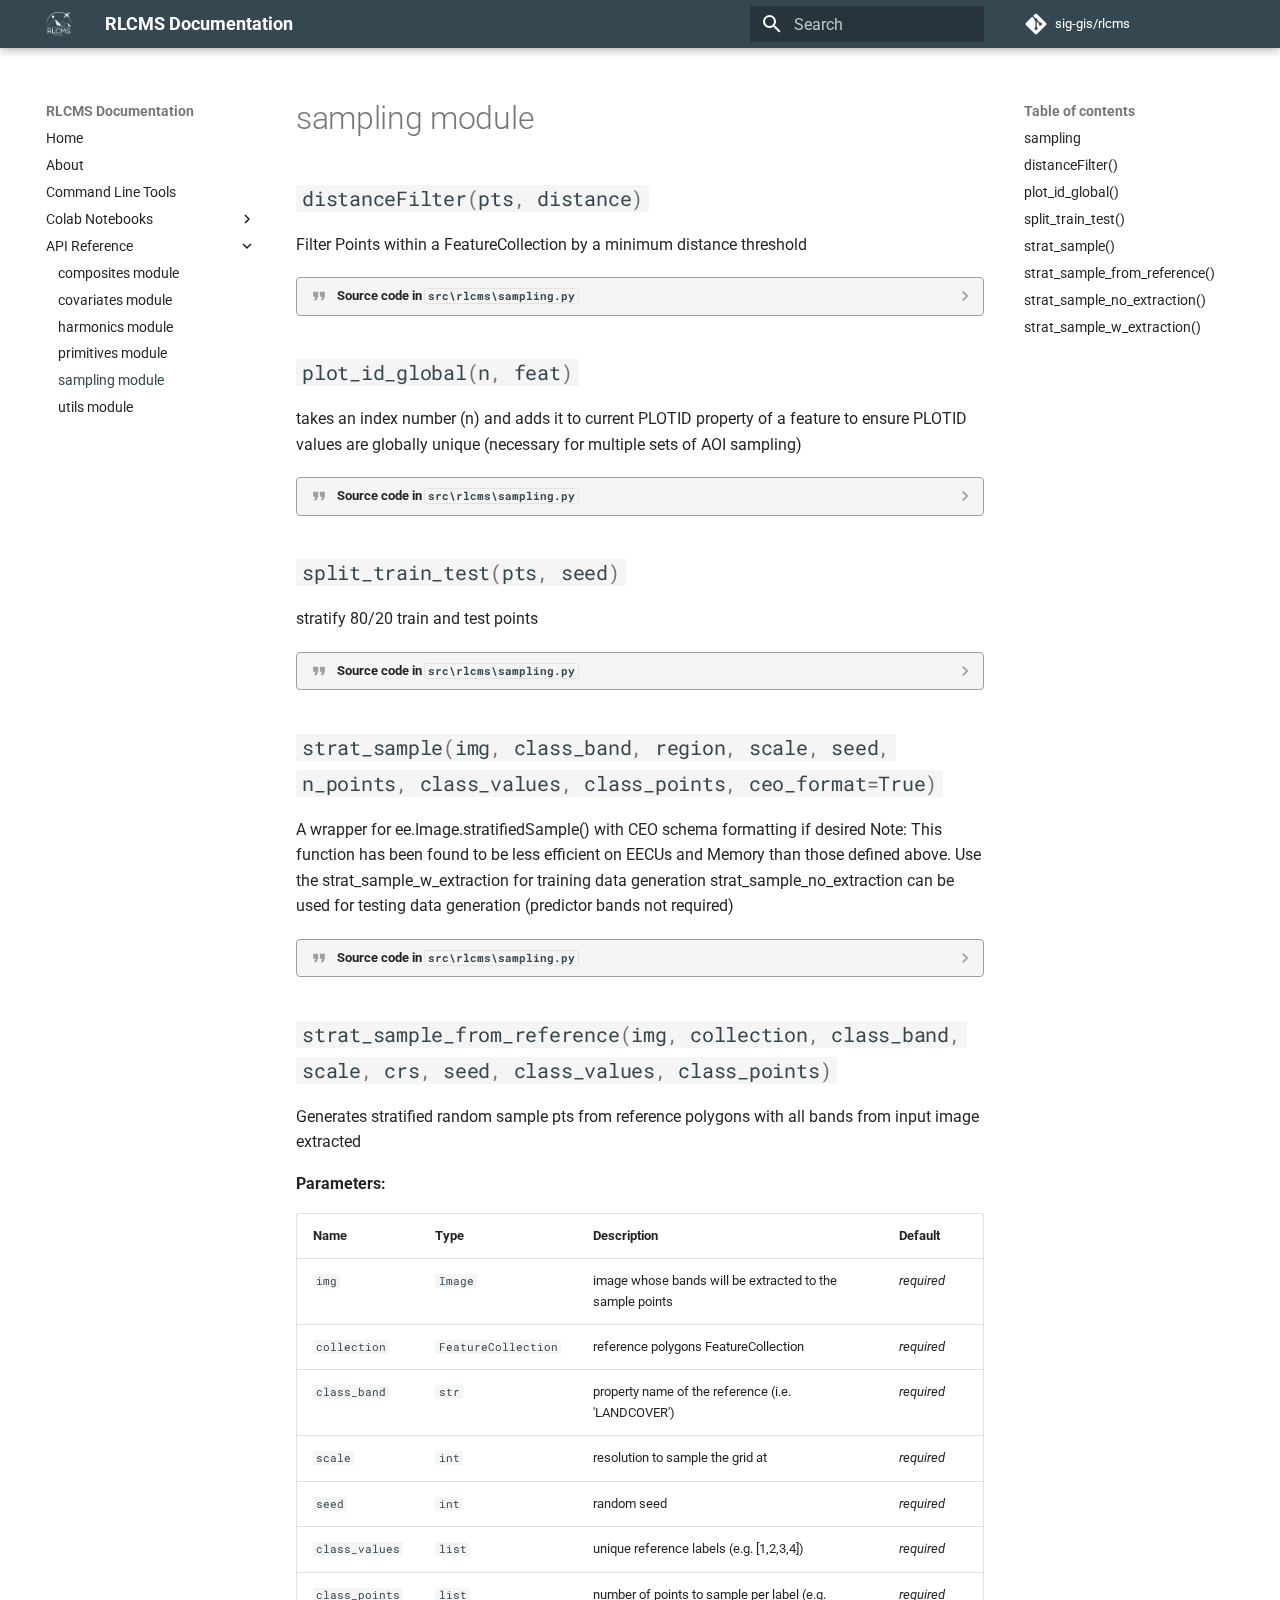
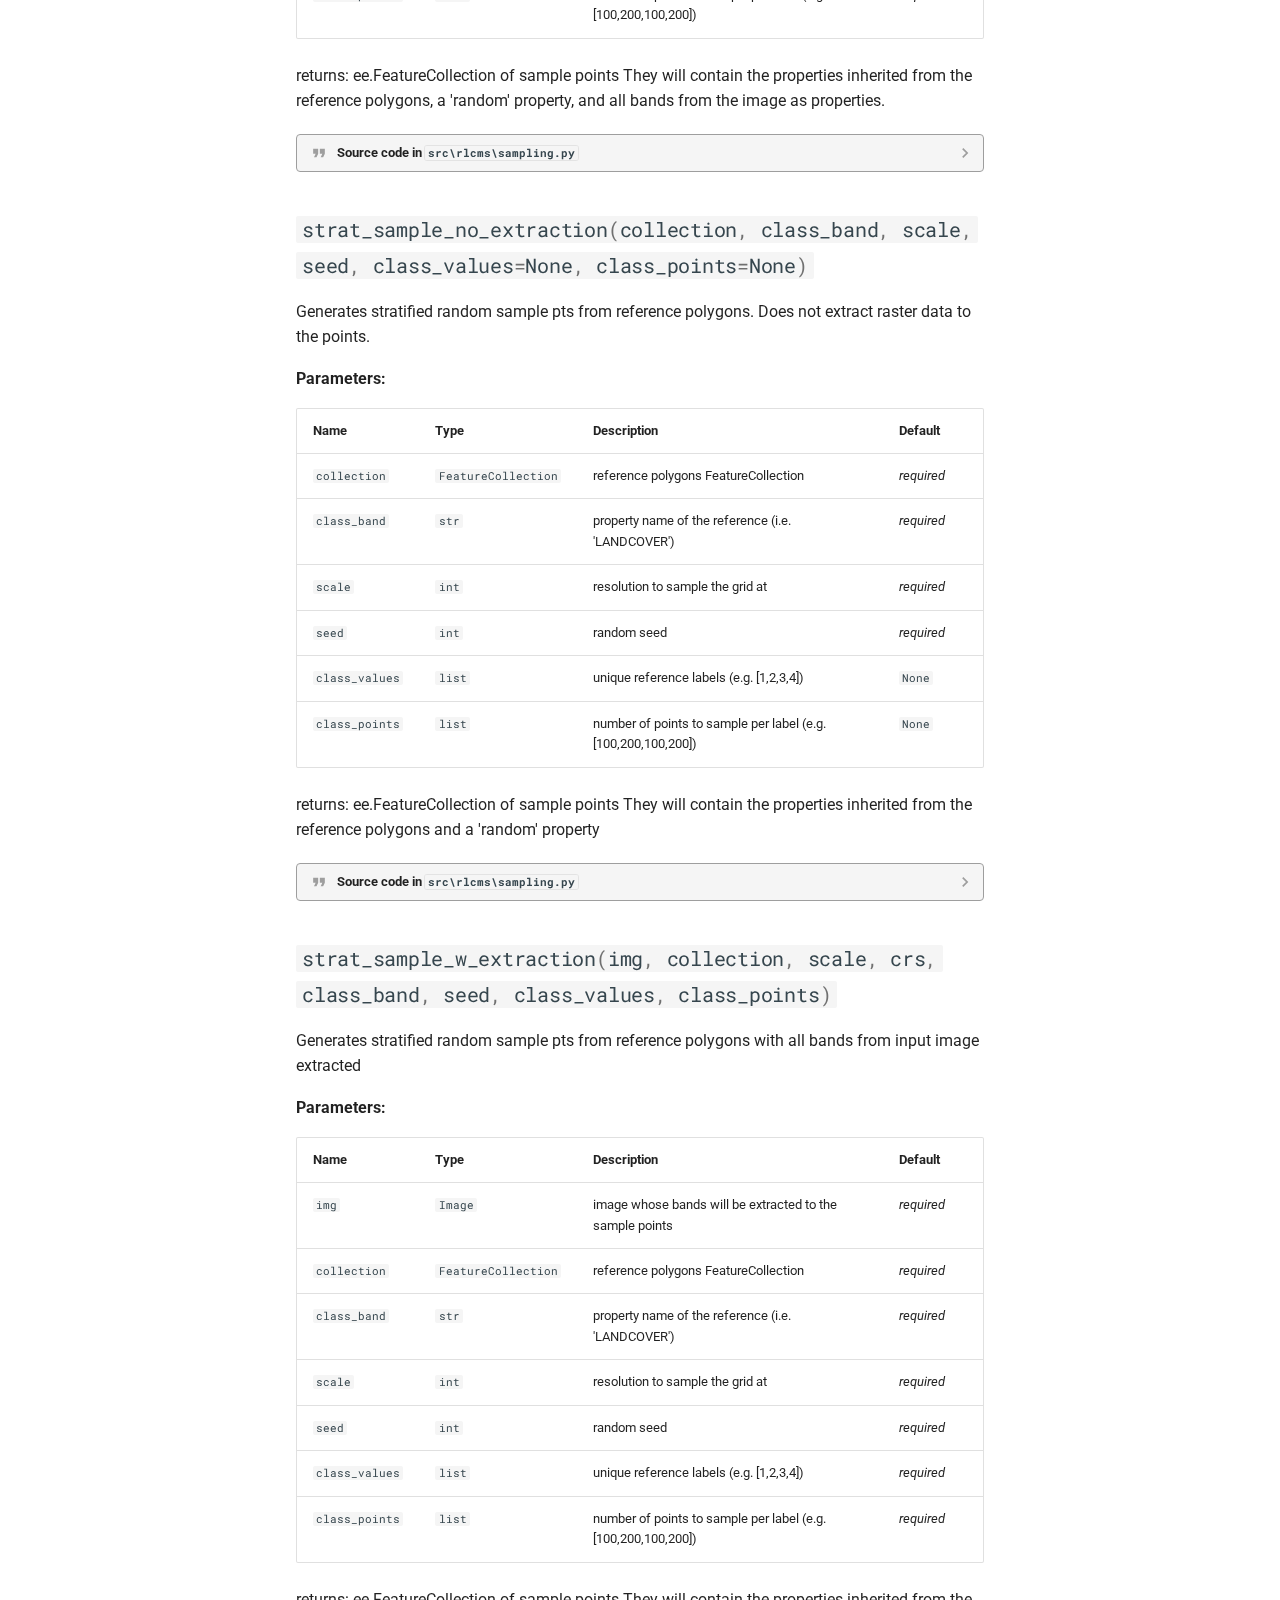
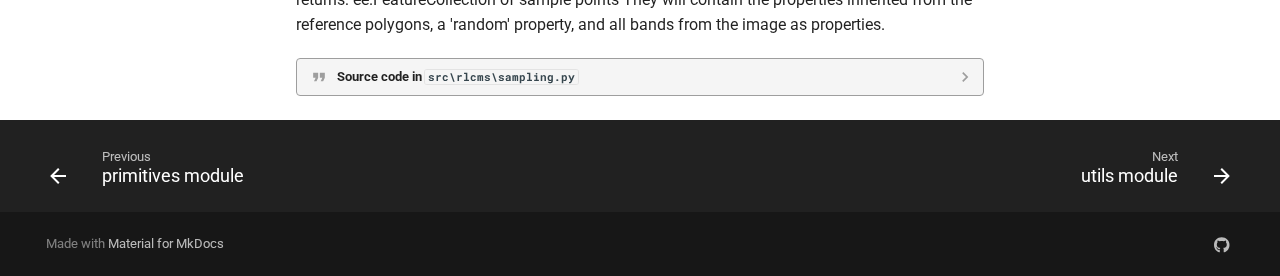
<file: sampling/index.html>
<!doctype html>
<html lang="en" class="no-js">
  <head>
    
      <meta charset="utf-8">
      <meta name="viewport" content="width=device-width,initial-scale=1">
      
      
      
      
        <link rel="prev" href="../primitives/">
      
      
        <link rel="next" href="../utils/">
      
      
      <link rel="icon" href="../img/rlcms_logo_darkblue_fill.png">
      <meta name="generator" content="mkdocs-1.5.3, mkdocs-material-9.4.3">
    
    
      
        <title>sampling module - RLCMS Documentation</title>
      
    
    
      <link rel="stylesheet" href="../assets/stylesheets/main.79e020e9.min.css">
      
        
        <link rel="stylesheet" href="../assets/stylesheets/palette.a5377069.min.css">
      
      


    
    
      
    
    
      
        
        
        <link rel="preconnect" href="https://fonts.gstatic.com" crossorigin>
        <link rel="stylesheet" href="https://fonts.googleapis.com/css?family=Roboto:300,300i,400,400i,700,700i%7CRoboto+Mono:400,400i,700,700i&display=fallback">
        <style>:root{--md-text-font:"Roboto";--md-code-font:"Roboto Mono"}</style>
      
    
    
      <link rel="stylesheet" href="../assets/_mkdocstrings.css">
    
      <link rel="stylesheet" href="../stylesheets/extra.css">
    
    <script>__md_scope=new URL("..",location),__md_hash=e=>[...e].reduce((e,_)=>(e<<5)-e+_.charCodeAt(0),0),__md_get=(e,_=localStorage,t=__md_scope)=>JSON.parse(_.getItem(t.pathname+"."+e)),__md_set=(e,_,t=localStorage,a=__md_scope)=>{try{t.setItem(a.pathname+"."+e,JSON.stringify(_))}catch(e){}}</script>
    
      

    
    
    
  </head>
  
  
    
    
    
    
    
    <body dir="ltr" data-md-color-scheme="default" data-md-color-primary="custom" data-md-color-accent="indigo">
  
    
    
    <input class="md-toggle" data-md-toggle="drawer" type="checkbox" id="__drawer" autocomplete="off">
    <input class="md-toggle" data-md-toggle="search" type="checkbox" id="__search" autocomplete="off">
    <label class="md-overlay" for="__drawer"></label>
    <div data-md-component="skip">
      
        
        <a href="#rlcms.sampling" class="md-skip">
          Skip to content
        </a>
      
    </div>
    <div data-md-component="announce">
      
    </div>
    
    
      

  

<header class="md-header md-header--shadow" data-md-component="header">
  <nav class="md-header__inner md-grid" aria-label="Header">
    <a href=".." title="RLCMS Documentation" class="md-header__button md-logo" aria-label="RLCMS Documentation" data-md-component="logo">
      
  <img src="../img/rlcms_logo.png" alt="logo">

    </a>
    <label class="md-header__button md-icon" for="__drawer">
      
      <svg xmlns="http://www.w3.org/2000/svg" viewBox="0 0 24 24"><path d="M3 6h18v2H3V6m0 5h18v2H3v-2m0 5h18v2H3v-2Z"/></svg>
    </label>
    <div class="md-header__title" data-md-component="header-title">
      <div class="md-header__ellipsis">
        <div class="md-header__topic">
          <span class="md-ellipsis">
            RLCMS Documentation
          </span>
        </div>
        <div class="md-header__topic" data-md-component="header-topic">
          <span class="md-ellipsis">
            
              sampling module
            
          </span>
        </div>
      </div>
    </div>
    
      
    
    
    
      <label class="md-header__button md-icon" for="__search">
        
        <svg xmlns="http://www.w3.org/2000/svg" viewBox="0 0 24 24"><path d="M9.5 3A6.5 6.5 0 0 1 16 9.5c0 1.61-.59 3.09-1.56 4.23l.27.27h.79l5 5-1.5 1.5-5-5v-.79l-.27-.27A6.516 6.516 0 0 1 9.5 16 6.5 6.5 0 0 1 3 9.5 6.5 6.5 0 0 1 9.5 3m0 2C7 5 5 7 5 9.5S7 14 9.5 14 14 12 14 9.5 12 5 9.5 5Z"/></svg>
      </label>
      <div class="md-search" data-md-component="search" role="dialog">
  <label class="md-search__overlay" for="__search"></label>
  <div class="md-search__inner" role="search">
    <form class="md-search__form" name="search">
      <input type="text" class="md-search__input" name="query" aria-label="Search" placeholder="Search" autocapitalize="off" autocorrect="off" autocomplete="off" spellcheck="false" data-md-component="search-query" required>
      <label class="md-search__icon md-icon" for="__search">
        
        <svg xmlns="http://www.w3.org/2000/svg" viewBox="0 0 24 24"><path d="M9.5 3A6.5 6.5 0 0 1 16 9.5c0 1.61-.59 3.09-1.56 4.23l.27.27h.79l5 5-1.5 1.5-5-5v-.79l-.27-.27A6.516 6.516 0 0 1 9.5 16 6.5 6.5 0 0 1 3 9.5 6.5 6.5 0 0 1 9.5 3m0 2C7 5 5 7 5 9.5S7 14 9.5 14 14 12 14 9.5 12 5 9.5 5Z"/></svg>
        
        <svg xmlns="http://www.w3.org/2000/svg" viewBox="0 0 24 24"><path d="M20 11v2H8l5.5 5.5-1.42 1.42L4.16 12l7.92-7.92L13.5 5.5 8 11h12Z"/></svg>
      </label>
      <nav class="md-search__options" aria-label="Search">
        
        <button type="reset" class="md-search__icon md-icon" title="Clear" aria-label="Clear" tabindex="-1">
          
          <svg xmlns="http://www.w3.org/2000/svg" viewBox="0 0 24 24"><path d="M19 6.41 17.59 5 12 10.59 6.41 5 5 6.41 10.59 12 5 17.59 6.41 19 12 13.41 17.59 19 19 17.59 13.41 12 19 6.41Z"/></svg>
        </button>
      </nav>
      
    </form>
    <div class="md-search__output">
      <div class="md-search__scrollwrap" data-md-scrollfix>
        <div class="md-search-result" data-md-component="search-result">
          <div class="md-search-result__meta">
            Initializing search
          </div>
          <ol class="md-search-result__list" role="presentation"></ol>
        </div>
      </div>
    </div>
  </div>
</div>
    
    
      <div class="md-header__source">
        <a href="https://github.com/sig-gis/rlcms" title="Go to repository" class="md-source" data-md-component="source">
  <div class="md-source__icon md-icon">
    
    <svg xmlns="http://www.w3.org/2000/svg" viewBox="0 0 448 512"><!--! Font Awesome Free 6.4.2 by @fontawesome - https://fontawesome.com License - https://fontawesome.com/license/free (Icons: CC BY 4.0, Fonts: SIL OFL 1.1, Code: MIT License) Copyright 2023 Fonticons, Inc.--><path d="M439.55 236.05 244 40.45a28.87 28.87 0 0 0-40.81 0l-40.66 40.63 51.52 51.52c27.06-9.14 52.68 16.77 43.39 43.68l49.66 49.66c34.23-11.8 61.18 31 35.47 56.69-26.49 26.49-70.21-2.87-56-37.34L240.22 199v121.85c25.3 12.54 22.26 41.85 9.08 55a34.34 34.34 0 0 1-48.55 0c-17.57-17.6-11.07-46.91 11.25-56v-123c-20.8-8.51-24.6-30.74-18.64-45L142.57 101 8.45 235.14a28.86 28.86 0 0 0 0 40.81l195.61 195.6a28.86 28.86 0 0 0 40.8 0l194.69-194.69a28.86 28.86 0 0 0 0-40.81z"/></svg>
  </div>
  <div class="md-source__repository">
    sig-gis/rlcms
  </div>
</a>
      </div>
    
  </nav>
  
</header>
    
    <div class="md-container" data-md-component="container">
      
      
        
          
        
      
      <main class="md-main" data-md-component="main">
        <div class="md-main__inner md-grid">
          
            
              
              <div class="md-sidebar md-sidebar--primary" data-md-component="sidebar" data-md-type="navigation" >
                <div class="md-sidebar__scrollwrap">
                  <div class="md-sidebar__inner">
                    



<nav class="md-nav md-nav--primary" aria-label="Navigation" data-md-level="0">
  <label class="md-nav__title" for="__drawer">
    <a href=".." title="RLCMS Documentation" class="md-nav__button md-logo" aria-label="RLCMS Documentation" data-md-component="logo">
      
  <img src="../img/rlcms_logo.png" alt="logo">

    </a>
    RLCMS Documentation
  </label>
  
    <div class="md-nav__source">
      <a href="https://github.com/sig-gis/rlcms" title="Go to repository" class="md-source" data-md-component="source">
  <div class="md-source__icon md-icon">
    
    <svg xmlns="http://www.w3.org/2000/svg" viewBox="0 0 448 512"><!--! Font Awesome Free 6.4.2 by @fontawesome - https://fontawesome.com License - https://fontawesome.com/license/free (Icons: CC BY 4.0, Fonts: SIL OFL 1.1, Code: MIT License) Copyright 2023 Fonticons, Inc.--><path d="M439.55 236.05 244 40.45a28.87 28.87 0 0 0-40.81 0l-40.66 40.63 51.52 51.52c27.06-9.14 52.68 16.77 43.39 43.68l49.66 49.66c34.23-11.8 61.18 31 35.47 56.69-26.49 26.49-70.21-2.87-56-37.34L240.22 199v121.85c25.3 12.54 22.26 41.85 9.08 55a34.34 34.34 0 0 1-48.55 0c-17.57-17.6-11.07-46.91 11.25-56v-123c-20.8-8.51-24.6-30.74-18.64-45L142.57 101 8.45 235.14a28.86 28.86 0 0 0 0 40.81l195.61 195.6a28.86 28.86 0 0 0 40.8 0l194.69-194.69a28.86 28.86 0 0 0 0-40.81z"/></svg>
  </div>
  <div class="md-source__repository">
    sig-gis/rlcms
  </div>
</a>
    </div>
  
  <ul class="md-nav__list" data-md-scrollfix>
    
      
      
  
  
  
    <li class="md-nav__item">
      <a href=".." class="md-nav__link">
        
  
  <span class="md-ellipsis">
    Home
  </span>
  

      </a>
    </li>
  

    
      
      
  
  
  
    <li class="md-nav__item">
      <a href="../about/" class="md-nav__link">
        
  
  <span class="md-ellipsis">
    About
  </span>
  

      </a>
    </li>
  

    
      
      
  
  
  
    <li class="md-nav__item">
      <a href="../cli/" class="md-nav__link">
        
  
  <span class="md-ellipsis">
    Command Line Tools
  </span>
  

      </a>
    </li>
  

    
      
      
  
  
  
    
    
    
    
    
    <li class="md-nav__item md-nav__item--nested">
      
        
        
        
        <input class="md-nav__toggle md-toggle " type="checkbox" id="__nav_4" >
        
          
          <label class="md-nav__link" for="__nav_4" id="__nav_4_label" tabindex="0">
            
  
  <span class="md-ellipsis">
    Colab Notebooks
  </span>
  

            <span class="md-nav__icon md-icon"></span>
          </label>
        
        <nav class="md-nav" data-md-level="1" aria-labelledby="__nav_4_label" aria-expanded="false">
          <label class="md-nav__title" for="__nav_4">
            <span class="md-nav__icon md-icon"></span>
            Colab Notebooks
          </label>
          <ul class="md-nav__list" data-md-scrollfix>
            
              
                
  
  
  
    <li class="md-nav__item">
      <a href="../colab/compositing/" class="md-nav__link">
        
  
  <span class="md-ellipsis">
    compositing
  </span>
  

      </a>
    </li>
  

              
            
              
                
  
  
  
    <li class="md-nav__item">
      <a href="../colab/primitives/" class="md-nav__link">
        
  
  <span class="md-ellipsis">
    primitives
  </span>
  

      </a>
    </li>
  

              
            
              
                
  
  
  
    <li class="md-nav__item">
      <a href="../colab/sampling/" class="md-nav__link">
        
  
  <span class="md-ellipsis">
    sampling
  </span>
  

      </a>
    </li>
  

              
            
          </ul>
        </nav>
      
    </li>
  

    
      
      
  
  
    
  
  
    
    
    
    
    
    <li class="md-nav__item md-nav__item--active md-nav__item--nested">
      
        
        
        
        <input class="md-nav__toggle md-toggle " type="checkbox" id="__nav_5" checked>
        
          
          <label class="md-nav__link" for="__nav_5" id="__nav_5_label" tabindex="0">
            
  
  <span class="md-ellipsis">
    API Reference
  </span>
  

            <span class="md-nav__icon md-icon"></span>
          </label>
        
        <nav class="md-nav" data-md-level="1" aria-labelledby="__nav_5_label" aria-expanded="true">
          <label class="md-nav__title" for="__nav_5">
            <span class="md-nav__icon md-icon"></span>
            API Reference
          </label>
          <ul class="md-nav__list" data-md-scrollfix>
            
              
                
  
  
  
    <li class="md-nav__item">
      <a href="../composites/" class="md-nav__link">
        
  
  <span class="md-ellipsis">
    composites module
  </span>
  

      </a>
    </li>
  

              
            
              
                
  
  
  
    <li class="md-nav__item">
      <a href="../covariates/" class="md-nav__link">
        
  
  <span class="md-ellipsis">
    covariates module
  </span>
  

      </a>
    </li>
  

              
            
              
                
  
  
  
    <li class="md-nav__item">
      <a href="../harmonics/" class="md-nav__link">
        
  
  <span class="md-ellipsis">
    harmonics module
  </span>
  

      </a>
    </li>
  

              
            
              
                
  
  
  
    <li class="md-nav__item">
      <a href="../primitives/" class="md-nav__link">
        
  
  <span class="md-ellipsis">
    primitives module
  </span>
  

      </a>
    </li>
  

              
            
              
                
  
  
    
  
  
    <li class="md-nav__item md-nav__item--active">
      
      <input class="md-nav__toggle md-toggle" type="checkbox" id="__toc">
      
      
      
        <label class="md-nav__link md-nav__link--active" for="__toc">
          
  
  <span class="md-ellipsis">
    sampling module
  </span>
  

          <span class="md-nav__icon md-icon"></span>
        </label>
      
      <a href="./" class="md-nav__link md-nav__link--active">
        
  
  <span class="md-ellipsis">
    sampling module
  </span>
  

      </a>
      
        

<nav class="md-nav md-nav--secondary" aria-label="Table of contents">
  
  
  
  
    <label class="md-nav__title" for="__toc">
      <span class="md-nav__icon md-icon"></span>
      Table of contents
    </label>
    <ul class="md-nav__list" data-md-component="toc" data-md-scrollfix>
      
        <li class="md-nav__item">
  <a href="#rlcms.sampling" class="md-nav__link">
    sampling
  </a>
  
</li>
      
        <li class="md-nav__item">
  <a href="#rlcms.sampling.distanceFilter" class="md-nav__link">
    distanceFilter()
  </a>
  
</li>
      
        <li class="md-nav__item">
  <a href="#rlcms.sampling.plot_id_global" class="md-nav__link">
    plot_id_global()
  </a>
  
</li>
      
        <li class="md-nav__item">
  <a href="#rlcms.sampling.split_train_test" class="md-nav__link">
    split_train_test()
  </a>
  
</li>
      
        <li class="md-nav__item">
  <a href="#rlcms.sampling.strat_sample" class="md-nav__link">
    strat_sample()
  </a>
  
</li>
      
        <li class="md-nav__item">
  <a href="#rlcms.sampling.strat_sample_from_reference" class="md-nav__link">
    strat_sample_from_reference()
  </a>
  
</li>
      
        <li class="md-nav__item">
  <a href="#rlcms.sampling.strat_sample_no_extraction" class="md-nav__link">
    strat_sample_no_extraction()
  </a>
  
</li>
      
        <li class="md-nav__item">
  <a href="#rlcms.sampling.strat_sample_w_extraction" class="md-nav__link">
    strat_sample_w_extraction()
  </a>
  
</li>
      
    </ul>
  
</nav>
      
    </li>
  

              
            
              
                
  
  
  
    <li class="md-nav__item">
      <a href="../utils/" class="md-nav__link">
        
  
  <span class="md-ellipsis">
    utils module
  </span>
  

      </a>
    </li>
  

              
            
          </ul>
        </nav>
      
    </li>
  

    
  </ul>
</nav>
                  </div>
                </div>
              </div>
            
            
              
              <div class="md-sidebar md-sidebar--secondary" data-md-component="sidebar" data-md-type="toc" >
                <div class="md-sidebar__scrollwrap">
                  <div class="md-sidebar__inner">
                    

<nav class="md-nav md-nav--secondary" aria-label="Table of contents">
  
  
  
  
    <label class="md-nav__title" for="__toc">
      <span class="md-nav__icon md-icon"></span>
      Table of contents
    </label>
    <ul class="md-nav__list" data-md-component="toc" data-md-scrollfix>
      
        <li class="md-nav__item">
  <a href="#rlcms.sampling" class="md-nav__link">
    sampling
  </a>
  
</li>
      
        <li class="md-nav__item">
  <a href="#rlcms.sampling.distanceFilter" class="md-nav__link">
    distanceFilter()
  </a>
  
</li>
      
        <li class="md-nav__item">
  <a href="#rlcms.sampling.plot_id_global" class="md-nav__link">
    plot_id_global()
  </a>
  
</li>
      
        <li class="md-nav__item">
  <a href="#rlcms.sampling.split_train_test" class="md-nav__link">
    split_train_test()
  </a>
  
</li>
      
        <li class="md-nav__item">
  <a href="#rlcms.sampling.strat_sample" class="md-nav__link">
    strat_sample()
  </a>
  
</li>
      
        <li class="md-nav__item">
  <a href="#rlcms.sampling.strat_sample_from_reference" class="md-nav__link">
    strat_sample_from_reference()
  </a>
  
</li>
      
        <li class="md-nav__item">
  <a href="#rlcms.sampling.strat_sample_no_extraction" class="md-nav__link">
    strat_sample_no_extraction()
  </a>
  
</li>
      
        <li class="md-nav__item">
  <a href="#rlcms.sampling.strat_sample_w_extraction" class="md-nav__link">
    strat_sample_w_extraction()
  </a>
  
</li>
      
    </ul>
  
</nav>
                  </div>
                </div>
              </div>
            
          
          
            <div class="md-content" data-md-component="content">
              <article class="md-content__inner md-typeset">
                
                  

  
  


  <h1>sampling module</h1>

<div class="doc doc-object doc-module">



<a id="rlcms.sampling"></a>
  <div class="doc doc-contents first">

  

  <div class="doc doc-children">










<div class="doc doc-object doc-function">




<h2 id="rlcms.sampling.distanceFilter" class="doc doc-heading">
          <code class="highlight language-python"><span class="n">distanceFilter</span><span class="p">(</span><span class="n">pts</span><span class="p">,</span> <span class="n">distance</span><span class="p">)</span></code>

</h2>


  <div class="doc doc-contents ">
  
      <p>Filter Points within a FeatureCollection by a minimum distance threshold</p>

          <details class="quote">
            <summary>Source code in <code>src\rlcms\sampling.py</code></summary>
            <div class="highlight"><table class="highlighttable"><tr><td class="linenos"><div class="linenodiv"><pre><span></span><span class="normal"> 4</span>
<span class="normal"> 5</span>
<span class="normal"> 6</span>
<span class="normal"> 7</span>
<span class="normal"> 8</span>
<span class="normal"> 9</span>
<span class="normal">10</span>
<span class="normal">11</span>
<span class="normal">12</span>
<span class="normal">13</span>
<span class="normal">14</span>
<span class="normal">15</span>
<span class="normal">16</span>
<span class="normal">17</span>
<span class="normal">18</span>
<span class="normal">19</span>
<span class="normal">20</span>
<span class="normal">21</span>
<span class="normal">22</span>
<span class="normal">23</span>
<span class="normal">24</span>
<span class="normal">25</span>
<span class="normal">26</span>
<span class="normal">27</span>
<span class="normal">28</span>
<span class="normal">29</span>
<span class="normal">30</span>
<span class="normal">31</span>
<span class="normal">32</span>
<span class="normal">33</span>
<span class="normal">34</span>
<span class="normal">35</span>
<span class="normal">36</span>
<span class="normal">37</span>
<span class="normal">38</span>
<span class="normal">39</span>
<span class="normal">40</span>
<span class="normal">41</span>
<span class="normal">42</span>
<span class="normal">43</span>
<span class="normal">44</span>
<span class="normal">45</span>
<span class="normal">46</span>
<span class="normal">47</span></pre></div></td><td class="code"><div><pre><span></span><code><span class="k">def</span> <span class="nf">distanceFilter</span><span class="p">(</span><span class="n">pts</span><span class="p">,</span><span class="n">distance</span><span class="p">):</span>
<span class="w">    </span><span class="sd">&quot;&quot;&quot;Filter Points within a FeatureCollection by a minimum distance threshold&quot;&quot;&quot;</span>
    <span class="n">withinDistance</span> <span class="o">=</span> <span class="n">distance</span>

    <span class="c1">## From the User Guide: https:#developers.google.com/earth-engine/joins_spatial</span>
    <span class="c1">## add extra filter to eliminate self-matches</span>
    <span class="n">distFilter</span> <span class="o">=</span> <span class="n">ee</span><span class="o">.</span><span class="n">Filter</span><span class="o">.</span><span class="n">And</span><span class="p">(</span><span class="n">ee</span><span class="o">.</span><span class="n">Filter</span><span class="o">.</span><span class="n">withinDistance</span><span class="p">(</span><span class="o">**</span><span class="p">{</span>
      <span class="s1">&#39;distance&#39;</span><span class="p">:</span> <span class="n">withinDistance</span><span class="p">,</span>
      <span class="s1">&#39;leftField&#39;</span><span class="p">:</span> <span class="s1">&#39;.geo&#39;</span><span class="p">,</span>
      <span class="s1">&#39;rightField&#39;</span><span class="p">:</span> <span class="s1">&#39;.geo&#39;</span><span class="p">,</span> 
      <span class="s1">&#39;maxError&#39;</span><span class="p">:</span> <span class="mi">1</span>
    <span class="p">}),</span> <span class="n">ee</span><span class="o">.</span><span class="n">Filter</span><span class="o">.</span><span class="n">notEquals</span><span class="p">(</span><span class="o">**</span><span class="p">{</span>
      <span class="s1">&#39;leftField&#39;</span><span class="p">:</span> <span class="s1">&#39;system:index&#39;</span><span class="p">,</span>
      <span class="s1">&#39;rightField&#39;</span><span class="p">:</span> <span class="s1">&#39;system:index&#39;</span><span class="p">,</span>

    <span class="p">}))</span>

    <span class="n">distSaveAll</span> <span class="o">=</span> <span class="n">ee</span><span class="o">.</span><span class="n">Join</span><span class="o">.</span><span class="n">saveAll</span><span class="p">(</span><span class="o">**</span><span class="p">{</span>
                  <span class="s1">&#39;matchesKey&#39;</span><span class="p">:</span> <span class="s1">&#39;points&#39;</span><span class="p">,</span>
                  <span class="s1">&#39;measureKey&#39;</span><span class="p">:</span> <span class="s1">&#39;distance&#39;</span>
    <span class="p">})</span>
    <span class="c1"># Apply the join.</span>
    <span class="n">spatialJoined</span> <span class="o">=</span> <span class="n">distSaveAll</span><span class="o">.</span><span class="n">apply</span><span class="p">(</span><span class="n">pts</span><span class="p">,</span> <span class="n">pts</span><span class="p">,</span> <span class="n">distFilter</span><span class="p">)</span>

    <span class="c1"># Check the number of matches.</span>
    <span class="c1"># We&#39;re only interested if nmatches &gt; 0.</span>
    <span class="n">spatialJoined</span> <span class="o">=</span> <span class="n">spatialJoined</span><span class="o">.</span><span class="n">map</span><span class="p">(</span><span class="k">lambda</span> <span class="n">f</span><span class="p">:</span> <span class="n">f</span><span class="o">.</span><span class="n">set</span><span class="p">(</span><span class="s1">&#39;nmatches&#39;</span><span class="p">,</span> <span class="n">ee</span><span class="o">.</span><span class="n">List</span><span class="p">(</span><span class="n">f</span><span class="o">.</span><span class="n">get</span><span class="p">(</span><span class="s1">&#39;points&#39;</span><span class="p">))</span><span class="o">.</span><span class="n">size</span><span class="p">())</span> <span class="p">)</span>
    <span class="n">spatialJoined</span> <span class="o">=</span> <span class="n">spatialJoined</span><span class="o">.</span><span class="n">filterMetadata</span><span class="p">(</span><span class="s1">&#39;nmatches&#39;</span><span class="p">,</span> <span class="s1">&#39;greater_than&#39;</span><span class="p">,</span> <span class="mi">0</span><span class="p">)</span>

    <span class="c1"># The real matches are only half the total, because if p1.withinDistance(p2) then p2.withinDistance(p1)</span>
    <span class="c1"># Use some iterative logic to clean up</span>
    <span class="k">def</span> <span class="nf">unpack</span><span class="p">(</span><span class="n">l</span><span class="p">):</span> 
        <span class="k">return</span> <span class="n">ee</span><span class="o">.</span><span class="n">List</span><span class="p">(</span><span class="n">l</span><span class="p">)</span><span class="o">.</span><span class="n">map</span><span class="p">(</span><span class="k">lambda</span> <span class="n">f</span><span class="p">:</span> <span class="n">ee</span><span class="o">.</span><span class="n">Feature</span><span class="p">(</span><span class="n">f</span><span class="p">)</span><span class="o">.</span><span class="n">id</span><span class="p">())</span>

    <span class="k">def</span> <span class="nf">iterator_f</span><span class="p">(</span><span class="n">f</span><span class="p">,</span><span class="nb">list</span><span class="p">):</span>
        <span class="n">key</span> <span class="o">=</span> <span class="n">ee</span><span class="o">.</span><span class="n">Feature</span><span class="p">(</span><span class="n">f</span><span class="p">)</span><span class="o">.</span><span class="n">id</span><span class="p">()</span>
        <span class="nb">list</span> <span class="o">=</span> <span class="n">ee</span><span class="o">.</span><span class="n">Algorithms</span><span class="o">.</span><span class="n">If</span><span class="p">(</span><span class="n">ee</span><span class="o">.</span><span class="n">List</span><span class="p">(</span><span class="nb">list</span><span class="p">)</span><span class="o">.</span><span class="n">contains</span><span class="p">(</span><span class="n">key</span><span class="p">),</span> <span class="nb">list</span><span class="p">,</span> <span class="n">ee</span><span class="o">.</span><span class="n">List</span><span class="p">(</span><span class="nb">list</span><span class="p">)</span><span class="o">.</span><span class="n">cat</span><span class="p">(</span><span class="n">unpack</span><span class="p">(</span><span class="n">ee</span><span class="o">.</span><span class="n">List</span><span class="p">(</span><span class="n">f</span><span class="o">.</span><span class="n">get</span><span class="p">(</span><span class="s1">&#39;points&#39;</span><span class="p">)))))</span>
        <span class="k">return</span> <span class="nb">list</span>

    <span class="n">ids</span> <span class="o">=</span> <span class="n">spatialJoined</span><span class="o">.</span><span class="n">iterate</span><span class="p">(</span><span class="n">iterator_f</span><span class="p">,</span><span class="n">ee</span><span class="o">.</span><span class="n">List</span><span class="p">([]))</span>

    <span class="c1"># Clean up </span>
    <span class="n">cleaned_pts</span> <span class="o">=</span> <span class="n">pts</span><span class="o">.</span><span class="n">filter</span><span class="p">(</span><span class="n">ee</span><span class="o">.</span><span class="n">Filter</span><span class="o">.</span><span class="n">inList</span><span class="p">(</span><span class="s1">&#39;system:index&#39;</span><span class="p">,</span> <span class="n">ids</span><span class="p">)</span><span class="o">.</span><span class="n">Not</span><span class="p">())</span>
    <span class="k">return</span> <span class="n">cleaned_pts</span>
</code></pre></div></td></tr></table></div>
          </details>
  </div>

</div>


<div class="doc doc-object doc-function">




<h2 id="rlcms.sampling.plot_id_global" class="doc doc-heading">
          <code class="highlight language-python"><span class="n">plot_id_global</span><span class="p">(</span><span class="n">n</span><span class="p">,</span> <span class="n">feat</span><span class="p">)</span></code>

</h2>


  <div class="doc doc-contents ">
  
      <p>takes an index number (n) and adds it to current PLOTID property of a feature 
to ensure PLOTID values are globally unique (necessary for multiple sets of AOI sampling)</p>

          <details class="quote">
            <summary>Source code in <code>src\rlcms\sampling.py</code></summary>
            <div class="highlight"><table class="highlighttable"><tr><td class="linenos"><div class="linenodiv"><pre><span></span><span class="normal">162</span>
<span class="normal">163</span>
<span class="normal">164</span>
<span class="normal">165</span>
<span class="normal">166</span>
<span class="normal">167</span>
<span class="normal">168</span>
<span class="normal">169</span></pre></div></td><td class="code"><div><pre><span></span><code><span class="k">def</span> <span class="nf">plot_id_global</span><span class="p">(</span><span class="n">n</span><span class="p">,</span><span class="n">feat</span><span class="p">):</span>
<span class="w">    </span><span class="sd">&quot;&quot;&quot;takes an index number (n) and adds it to current PLOTID property of a feature </span>
<span class="sd">            to ensure PLOTID values are globally unique (necessary for multiple sets of AOI sampling)&quot;&quot;&quot;</span>
    <span class="n">aoi_id</span> <span class="o">=</span> <span class="n">ee</span><span class="o">.</span><span class="n">String</span><span class="p">(</span><span class="nb">str</span><span class="p">(</span><span class="n">n</span><span class="p">))</span>
    <span class="n">f</span> <span class="o">=</span> <span class="n">ee</span><span class="o">.</span><span class="n">Feature</span><span class="p">(</span><span class="n">feat</span><span class="p">)</span>
    <span class="n">gid</span> <span class="o">=</span> <span class="n">aoi_id</span><span class="o">.</span><span class="n">cat</span><span class="p">(</span><span class="s1">&#39;_&#39;</span><span class="p">)</span><span class="o">.</span><span class="n">cat</span><span class="p">(</span><span class="n">ee</span><span class="o">.</span><span class="n">String</span><span class="p">(</span><span class="n">f</span><span class="o">.</span><span class="n">get</span><span class="p">(</span><span class="s1">&#39;PLOTID&#39;</span><span class="p">)))</span>
    <span class="n">f</span> <span class="o">=</span> <span class="n">f</span><span class="o">.</span><span class="n">set</span><span class="p">(</span><span class="s1">&#39;PLOTID&#39;</span><span class="p">,</span><span class="n">gid</span><span class="p">,</span> <span class="s1">&#39;SAMPLEID&#39;</span><span class="p">,</span> <span class="n">gid</span><span class="p">)</span>
    <span class="k">return</span> <span class="n">f</span>
</code></pre></div></td></tr></table></div>
          </details>
  </div>

</div>


<div class="doc doc-object doc-function">




<h2 id="rlcms.sampling.split_train_test" class="doc doc-heading">
          <code class="highlight language-python"><span class="n">split_train_test</span><span class="p">(</span><span class="n">pts</span><span class="p">,</span> <span class="n">seed</span><span class="p">)</span></code>

</h2>


  <div class="doc doc-contents ">
  
      <p>stratify 80/20 train and test points</p>

          <details class="quote">
            <summary>Source code in <code>src\rlcms\sampling.py</code></summary>
            <div class="highlight"><table class="highlighttable"><tr><td class="linenos"><div class="linenodiv"><pre><span></span><span class="normal">142</span>
<span class="normal">143</span>
<span class="normal">144</span>
<span class="normal">145</span>
<span class="normal">146</span>
<span class="normal">147</span>
<span class="normal">148</span>
<span class="normal">149</span>
<span class="normal">150</span>
<span class="normal">151</span></pre></div></td><td class="code"><div><pre><span></span><code><span class="k">def</span> <span class="nf">split_train_test</span><span class="p">(</span><span class="n">pts</span><span class="p">,</span><span class="n">seed</span><span class="p">):</span>
<span class="w">    </span><span class="sd">&quot;&quot;&quot;stratify 80/20 train and test points&quot;&quot;&quot;</span>

    <span class="n">featColl</span> <span class="o">=</span> <span class="n">ee</span><span class="o">.</span><span class="n">FeatureCollection</span><span class="p">(</span><span class="n">pts</span><span class="p">)</span>
    <span class="n">featColl</span> <span class="o">=</span> <span class="n">featColl</span><span class="o">.</span><span class="n">randomColumn</span><span class="p">(</span><span class="n">columnName</span><span class="o">=</span><span class="s1">&#39;random&#39;</span><span class="p">,</span> <span class="n">seed</span><span class="o">=</span><span class="n">seed</span><span class="p">)</span>
    <span class="n">filt</span> <span class="o">=</span> <span class="n">ee</span><span class="o">.</span><span class="n">Filter</span><span class="o">.</span><span class="n">lt</span><span class="p">(</span><span class="s1">&#39;random&#39;</span><span class="p">,</span><span class="mf">0.8</span><span class="p">)</span>
    <span class="n">train</span> <span class="o">=</span> <span class="n">featColl</span><span class="o">.</span><span class="n">filter</span><span class="p">(</span><span class="n">filt</span><span class="p">)</span><span class="o">.</span><span class="n">map</span><span class="p">(</span><span class="k">lambda</span> <span class="n">f</span><span class="p">:</span> <span class="n">f</span><span class="o">.</span><span class="n">select</span><span class="p">(</span><span class="n">f</span><span class="o">.</span><span class="n">propertyNames</span><span class="p">()</span><span class="o">.</span><span class="n">remove</span><span class="p">(</span><span class="s1">&#39;random&#39;</span><span class="p">)))</span> <span class="c1"># remove &#39;random&#39; property</span>
    <span class="n">test</span> <span class="o">=</span> <span class="n">featColl</span><span class="o">.</span><span class="n">filter</span><span class="p">(</span><span class="n">filt</span><span class="o">.</span><span class="n">Not</span><span class="p">())</span><span class="o">.</span><span class="n">map</span><span class="p">(</span><span class="k">lambda</span> <span class="n">f</span><span class="p">:</span> <span class="n">f</span><span class="o">.</span><span class="n">select</span><span class="p">(</span><span class="n">f</span><span class="o">.</span><span class="n">propertyNames</span><span class="p">()</span><span class="o">.</span><span class="n">remove</span><span class="p">(</span><span class="s1">&#39;random&#39;</span><span class="p">)))</span>

    <span class="k">return</span> <span class="n">train</span><span class="p">,</span> <span class="n">test</span>
</code></pre></div></td></tr></table></div>
          </details>
  </div>

</div>


<div class="doc doc-object doc-function">




<h2 id="rlcms.sampling.strat_sample" class="doc doc-heading">
          <code class="highlight language-python"><span class="n">strat_sample</span><span class="p">(</span><span class="n">img</span><span class="p">,</span> <span class="n">class_band</span><span class="p">,</span> <span class="n">region</span><span class="p">,</span> <span class="n">scale</span><span class="p">,</span> <span class="n">seed</span><span class="p">,</span> <span class="n">n_points</span><span class="p">,</span> <span class="n">class_values</span><span class="p">,</span> <span class="n">class_points</span><span class="p">,</span> <span class="n">ceo_format</span><span class="o">=</span><span class="kc">True</span><span class="p">)</span></code>

</h2>


  <div class="doc doc-contents ">
  
      <p>A wrapper for ee.Image.stratifiedSample() with CEO schema formatting if desired
Note: This function has been found to be less efficient on EECUs and Memory than those defined above.
        Use the strat_sample_w_extraction for training data generation
        strat_sample_no_extraction can be used for testing data generation (predictor bands not required)</p>

          <details class="quote">
            <summary>Source code in <code>src\rlcms\sampling.py</code></summary>
            <div class="highlight"><table class="highlighttable"><tr><td class="linenos"><div class="linenodiv"><pre><span></span><span class="normal">118</span>
<span class="normal">119</span>
<span class="normal">120</span>
<span class="normal">121</span>
<span class="normal">122</span>
<span class="normal">123</span>
<span class="normal">124</span>
<span class="normal">125</span>
<span class="normal">126</span>
<span class="normal">127</span>
<span class="normal">128</span>
<span class="normal">129</span>
<span class="normal">130</span>
<span class="normal">131</span>
<span class="normal">132</span>
<span class="normal">133</span>
<span class="normal">134</span>
<span class="normal">135</span>
<span class="normal">136</span>
<span class="normal">137</span>
<span class="normal">138</span>
<span class="normal">139</span>
<span class="normal">140</span></pre></div></td><td class="code"><div><pre><span></span><code><span class="k">def</span> <span class="nf">strat_sample</span><span class="p">(</span><span class="n">img</span><span class="p">,</span><span class="n">class_band</span><span class="p">,</span><span class="n">region</span><span class="p">,</span><span class="n">scale</span><span class="p">,</span><span class="n">seed</span><span class="p">,</span><span class="n">n_points</span><span class="p">,</span><span class="n">class_values</span><span class="p">,</span><span class="n">class_points</span><span class="p">,</span><span class="n">ceo_format</span><span class="o">=</span><span class="kc">True</span><span class="p">):</span>
<span class="w">    </span><span class="sd">&quot;&quot;&quot;</span>
<span class="sd">    A wrapper for ee.Image.stratifiedSample() with CEO schema formatting if desired</span>
<span class="sd">    Note: This function has been found to be less efficient on EECUs and Memory than those defined above.</span>
<span class="sd">            Use the strat_sample_w_extraction for training data generation</span>
<span class="sd">            strat_sample_no_extraction can be used for testing data generation (predictor bands not required)</span>
<span class="sd">    &quot;&quot;&quot;</span>
    <span class="n">stratSample</span> <span class="o">=</span> <span class="n">ee</span><span class="o">.</span><span class="n">Image</span><span class="p">(</span><span class="n">img</span><span class="p">)</span><span class="o">.</span><span class="n">stratifiedSample</span><span class="p">(</span>
        <span class="n">numPoints</span><span class="o">=</span><span class="n">n_points</span><span class="p">,</span>
        <span class="n">classBand</span><span class="o">=</span><span class="n">class_band</span><span class="p">,</span>
        <span class="n">region</span><span class="o">=</span><span class="n">region</span><span class="p">,</span>
        <span class="n">scale</span><span class="o">=</span><span class="n">scale</span><span class="p">,</span> 
        <span class="n">seed</span><span class="o">=</span><span class="n">seed</span><span class="p">,</span> 
        <span class="n">classValues</span><span class="o">=</span><span class="n">class_values</span><span class="p">,</span>
        <span class="n">classPoints</span><span class="o">=</span><span class="n">class_points</span><span class="p">,</span>
        <span class="n">dropNulls</span><span class="o">=</span><span class="kc">True</span><span class="p">,</span> 
        <span class="n">tileScale</span><span class="o">=</span><span class="mi">16</span><span class="p">,</span>
        <span class="n">geometries</span><span class="o">=</span><span class="kc">True</span><span class="p">)</span>

    <span class="k">if</span> <span class="n">ceo_format</span><span class="p">:</span>
        <span class="k">return</span> <span class="n">stratSample</span><span class="o">.</span><span class="n">map</span><span class="p">(</span><span class="n">ceoClean</span><span class="p">)</span>
    <span class="k">else</span><span class="p">:</span>
        <span class="k">return</span> <span class="n">stratSample</span>
</code></pre></div></td></tr></table></div>
          </details>
  </div>

</div>


<div class="doc doc-object doc-function">




<h2 id="rlcms.sampling.strat_sample_from_reference" class="doc doc-heading">
          <code class="highlight language-python"><span class="n">strat_sample_from_reference</span><span class="p">(</span><span class="n">img</span><span class="p">,</span> <span class="n">collection</span><span class="p">,</span> <span class="n">class_band</span><span class="p">,</span> <span class="n">scale</span><span class="p">,</span> <span class="n">crs</span><span class="p">,</span> <span class="n">seed</span><span class="p">,</span> <span class="n">class_values</span><span class="p">,</span> <span class="n">class_points</span><span class="p">)</span></code>

</h2>


  <div class="doc doc-contents ">
  
      <p>Generates stratified random sample pts from reference polygons with all bands from input image extracted</p>



  <p><strong>Parameters:</strong></p>
  <table>
    <thead>
      <tr>
        <th>Name</th>
        <th>Type</th>
        <th>Description</th>
        <th>Default</th>
      </tr>
    </thead>
    <tbody>
        <tr>
          <td><code>img</code></td>
          <td>
                <code><span title="ee.Image">Image</span></code>
          </td>
          <td>
            <div class="doc-md-description">
              <p>image whose bands will be extracted to the sample points</p>
            </div>
          </td>
          <td>
              <em>required</em>
          </td>
        </tr>
        <tr>
          <td><code>collection</code></td>
          <td>
                <code><span title="ee.FeatureCollection">FeatureCollection</span></code>
          </td>
          <td>
            <div class="doc-md-description">
              <p>reference polygons FeatureCollection</p>
            </div>
          </td>
          <td>
              <em>required</em>
          </td>
        </tr>
        <tr>
          <td><code>class_band</code></td>
          <td>
                <code>str</code>
          </td>
          <td>
            <div class="doc-md-description">
              <p>property name of the reference (i.e. 'LANDCOVER')</p>
            </div>
          </td>
          <td>
              <em>required</em>
          </td>
        </tr>
        <tr>
          <td><code>scale</code></td>
          <td>
                <code>int</code>
          </td>
          <td>
            <div class="doc-md-description">
              <p>resolution to sample the grid at</p>
            </div>
          </td>
          <td>
              <em>required</em>
          </td>
        </tr>
        <tr>
          <td><code>seed</code></td>
          <td>
                <code>int</code>
          </td>
          <td>
            <div class="doc-md-description">
              <p>random seed</p>
            </div>
          </td>
          <td>
              <em>required</em>
          </td>
        </tr>
        <tr>
          <td><code>class_values</code></td>
          <td>
                <code>list</code>
          </td>
          <td>
            <div class="doc-md-description">
              <p>unique reference labels (e.g. [1,2,3,4])</p>
            </div>
          </td>
          <td>
              <em>required</em>
          </td>
        </tr>
        <tr>
          <td><code>class_points</code></td>
          <td>
                <code>list</code>
          </td>
          <td>
            <div class="doc-md-description">
              <p>number of points to sample per label (e.g. [100,200,100,200])</p>
            </div>
          </td>
          <td>
              <em>required</em>
          </td>
        </tr>
    </tbody>
  </table>
      <p>returns:
  ee.FeatureCollection of sample points 
    They will contain the properties inherited from the reference polygons, 
      a 'random' property, and all bands from the image as properties.</p>

          <details class="quote">
            <summary>Source code in <code>src\rlcms\sampling.py</code></summary>
            <div class="highlight"><table class="highlighttable"><tr><td class="linenos"><div class="linenodiv"><pre><span></span><span class="normal"> 52</span>
<span class="normal"> 53</span>
<span class="normal"> 54</span>
<span class="normal"> 55</span>
<span class="normal"> 56</span>
<span class="normal"> 57</span>
<span class="normal"> 58</span>
<span class="normal"> 59</span>
<span class="normal"> 60</span>
<span class="normal"> 61</span>
<span class="normal"> 62</span>
<span class="normal"> 63</span>
<span class="normal"> 64</span>
<span class="normal"> 65</span>
<span class="normal"> 66</span>
<span class="normal"> 67</span>
<span class="normal"> 68</span>
<span class="normal"> 69</span>
<span class="normal"> 70</span>
<span class="normal"> 71</span>
<span class="normal"> 72</span>
<span class="normal"> 73</span>
<span class="normal"> 74</span>
<span class="normal"> 75</span>
<span class="normal"> 76</span>
<span class="normal"> 77</span>
<span class="normal"> 78</span>
<span class="normal"> 79</span>
<span class="normal"> 80</span>
<span class="normal"> 81</span>
<span class="normal"> 82</span>
<span class="normal"> 83</span>
<span class="normal"> 84</span>
<span class="normal"> 85</span>
<span class="normal"> 86</span>
<span class="normal"> 87</span>
<span class="normal"> 88</span>
<span class="normal"> 89</span>
<span class="normal"> 90</span>
<span class="normal"> 91</span>
<span class="normal"> 92</span>
<span class="normal"> 93</span>
<span class="normal"> 94</span>
<span class="normal"> 95</span>
<span class="normal"> 96</span>
<span class="normal"> 97</span>
<span class="normal"> 98</span>
<span class="normal"> 99</span>
<span class="normal">100</span>
<span class="normal">101</span>
<span class="normal">102</span>
<span class="normal">103</span>
<span class="normal">104</span>
<span class="normal">105</span>
<span class="normal">106</span>
<span class="normal">107</span>
<span class="normal">108</span>
<span class="normal">109</span>
<span class="normal">110</span>
<span class="normal">111</span>
<span class="normal">112</span>
<span class="normal">113</span>
<span class="normal">114</span>
<span class="normal">115</span>
<span class="normal">116</span></pre></div></td><td class="code"><div><pre><span></span><code><span class="k">def</span> <span class="nf">strat_sample_from_reference</span><span class="p">(</span><span class="n">img</span><span class="p">:</span><span class="n">ee</span><span class="o">.</span><span class="n">Image</span><span class="p">,</span><span class="n">collection</span><span class="p">:</span><span class="n">ee</span><span class="o">.</span><span class="n">FeatureCollection</span><span class="p">,</span><span class="n">class_band</span><span class="p">:</span><span class="nb">str</span><span class="p">,</span><span class="n">scale</span><span class="p">:</span><span class="nb">int</span><span class="p">,</span><span class="n">crs</span><span class="p">:</span><span class="nb">str</span><span class="p">,</span><span class="n">seed</span><span class="p">:</span><span class="nb">int</span><span class="p">,</span>
                              <span class="n">class_values</span><span class="p">:</span><span class="nb">list</span><span class="p">,</span><span class="n">class_points</span><span class="p">:</span><span class="nb">list</span><span class="p">):</span>
<span class="w">    </span><span class="sd">&quot;&quot;&quot;</span>
<span class="sd">    Generates stratified random sample pts from reference polygons with all bands from input image extracted</span>

<span class="sd">    args:</span>
<span class="sd">      img (ee.Image): image whose bands will be extracted to the sample points</span>
<span class="sd">      collection (ee.FeatureCollection): reference polygons FeatureCollection</span>
<span class="sd">      class_band (str): property name of the reference (i.e. &#39;LANDCOVER&#39;)</span>
<span class="sd">      scale (int): resolution to sample the grid at</span>
<span class="sd">      seed (int): random seed</span>
<span class="sd">      class_values (list): unique reference labels (e.g. [1,2,3,4])</span>
<span class="sd">      class_points (list): number of points to sample per label (e.g. [100,200,100,200])</span>
<span class="sd">    returns:</span>
<span class="sd">      ee.FeatureCollection of sample points </span>
<span class="sd">        They will contain the properties inherited from the reference polygons, </span>
<span class="sd">          a &#39;random&#39; property, and all bands from the image as properties.</span>
<span class="sd">    &quot;&quot;&quot;</span>

    <span class="c1"># zip class_values and class_points together so they are easily accessible by map() index</span>
    <span class="n">zip_value_n</span> <span class="o">=</span> <span class="n">ee</span><span class="o">.</span><span class="n">List</span><span class="p">(</span><span class="n">class_values</span><span class="p">)</span><span class="o">.</span><span class="n">zip</span><span class="p">(</span><span class="n">ee</span><span class="o">.</span><span class="n">List</span><span class="p">(</span><span class="n">class_points</span><span class="p">))</span>

    <span class="c1"># done for each [class_value,class_points] pair</span>
    <span class="k">def</span> <span class="nf">do_by_class</span><span class="p">(</span><span class="n">value_n</span><span class="p">):</span>
        <span class="n">class_value</span> <span class="o">=</span> <span class="n">ee</span><span class="o">.</span><span class="n">List</span><span class="p">(</span><span class="n">value_n</span><span class="p">)</span><span class="o">.</span><span class="n">get</span><span class="p">(</span><span class="mi">0</span><span class="p">)</span>
        <span class="n">n_points</span> <span class="o">=</span> <span class="n">ee</span><span class="o">.</span><span class="n">List</span><span class="p">(</span><span class="n">value_n</span><span class="p">)</span><span class="o">.</span><span class="n">get</span><span class="p">(</span><span class="mi">1</span><span class="p">)</span>
        <span class="n">filtered_poly_by_class</span> <span class="o">=</span> <span class="n">collection</span><span class="o">.</span><span class="n">filter</span><span class="p">(</span><span class="n">ee</span><span class="o">.</span><span class="n">Filter</span><span class="o">.</span><span class="n">eq</span><span class="p">(</span><span class="n">class_band</span><span class="p">,</span><span class="n">class_value</span><span class="p">))</span>

        <span class="k">def</span> <span class="nf">fromPolys</span><span class="p">(</span><span class="n">coll</span><span class="p">):</span>
            <span class="n">geom</span> <span class="o">=</span> <span class="n">coll</span><span class="o">.</span><span class="n">geometry</span><span class="p">()</span>
            <span class="c1"># generate n random pts, n_points*multiplier</span>
            <span class="n">multiplier</span> <span class="o">=</span> <span class="mi">2</span>
            <span class="n">random_pts</span> <span class="o">=</span> <span class="p">(</span><span class="n">ee</span><span class="o">.</span><span class="n">FeatureCollection</span><span class="o">.</span><span class="n">randomPoints</span><span class="p">(</span><span class="n">geom</span><span class="p">,</span><span class="n">ee</span><span class="o">.</span><span class="n">Number</span><span class="p">(</span><span class="n">n_points</span><span class="p">)</span><span class="o">.</span><span class="n">multiply</span><span class="p">(</span><span class="n">multiplier</span><span class="p">),</span><span class="n">seed</span><span class="p">,</span><span class="mf">0.001</span><span class="p">)</span>
                          <span class="o">.</span><span class="n">map</span><span class="p">(</span><span class="k">lambda</span> <span class="n">f</span><span class="p">:</span> <span class="n">f</span><span class="o">.</span><span class="n">set</span><span class="p">(</span><span class="n">class_band</span><span class="p">,</span><span class="n">class_value</span><span class="p">)))</span> <span class="c1"># class_band value from underlying poly geo must copy over into each point set</span>
            <span class="c1"># extract raster data to the points then limit to n_points requested</span>
            <span class="n">rawSample_fromPts</span> <span class="o">=</span> <span class="n">ee</span><span class="o">.</span><span class="n">Image</span><span class="p">(</span><span class="n">img</span><span class="p">)</span><span class="o">.</span><span class="n">sampleRegions</span><span class="p">(</span>
                <span class="n">collection</span><span class="o">=</span><span class="n">random_pts</span><span class="p">,</span> 
                <span class="n">scale</span><span class="o">=</span><span class="n">scale</span><span class="p">,</span>
                <span class="n">projection</span><span class="o">=</span><span class="n">crs</span><span class="p">,</span> 
                <span class="n">tileScale</span><span class="o">=</span><span class="mi">16</span><span class="p">,</span> 
                <span class="n">geometries</span><span class="o">=</span><span class="kc">True</span><span class="p">)</span><span class="o">.</span><span class="n">randomColumn</span><span class="p">()</span><span class="o">.</span><span class="n">limit</span><span class="p">(</span><span class="n">n_points</span><span class="p">,</span><span class="s1">&#39;random&#39;</span><span class="p">)</span>
            <span class="k">return</span> <span class="n">rawSample_fromPts</span>
        <span class="k">def</span> <span class="nf">fromPoints</span><span class="p">(</span><span class="n">coll</span><span class="p">):</span>
            <span class="c1"># extract band info to every pt in coll, then limit to n_points requested</span>
            <span class="n">rawSample_fromPts</span> <span class="o">=</span> <span class="n">ee</span><span class="o">.</span><span class="n">Image</span><span class="p">(</span><span class="n">img</span><span class="p">)</span><span class="o">.</span><span class="n">sampleRegions</span><span class="p">(</span>
                <span class="n">collection</span><span class="o">=</span><span class="n">coll</span><span class="p">,</span> 
                <span class="n">scale</span><span class="o">=</span><span class="n">scale</span><span class="p">,</span>
                <span class="n">projection</span><span class="o">=</span><span class="n">crs</span><span class="p">,</span> 
                <span class="n">tileScale</span><span class="o">=</span><span class="mi">16</span><span class="p">,</span> 
                <span class="n">geometries</span><span class="o">=</span><span class="kc">True</span><span class="p">)</span><span class="o">.</span><span class="n">randomColumn</span><span class="p">()</span><span class="o">.</span><span class="n">limit</span><span class="p">(</span><span class="n">n_points</span><span class="p">,</span><span class="s1">&#39;random&#39;</span><span class="p">)</span>
            <span class="k">return</span> <span class="n">rawSample_fromPts</span>

        <span class="c1"># check if collection&#39;s geometry type is Polygon</span>
        <span class="n">types</span> <span class="o">=</span> <span class="n">ee</span><span class="o">.</span><span class="n">List</span><span class="p">([</span><span class="n">ee</span><span class="o">.</span><span class="n">String</span><span class="p">(</span><span class="s1">&#39;Polygon&#39;</span><span class="p">),</span><span class="n">ee</span><span class="o">.</span><span class="n">String</span><span class="p">(</span><span class="s1">&#39;MultiPolygon&#39;</span><span class="p">)])</span>
        <span class="n">geom_type</span> <span class="o">=</span> <span class="n">collection</span><span class="o">.</span><span class="n">geometry</span><span class="p">()</span><span class="o">.</span><span class="n">type</span><span class="p">()</span>
        <span class="c1"># conditional: 1 if geom_type==&#39;Polygon&#39; or &#39;MultiPolygon&#39;, else 0 - this is a little hacky not sure if there&#39;s a better way</span>
        <span class="n">check_poly</span> <span class="o">=</span> <span class="n">types</span><span class="o">.</span><span class="n">map</span><span class="p">(</span><span class="k">lambda</span> <span class="nb">type</span><span class="p">:</span> <span class="n">ee</span><span class="o">.</span><span class="n">String</span><span class="p">(</span><span class="nb">type</span><span class="p">)</span><span class="o">.</span><span class="n">match</span><span class="p">(</span><span class="n">geom_type</span><span class="p">))</span><span class="o">.</span><span class="n">flatten</span><span class="p">()</span><span class="o">.</span><span class="n">size</span><span class="p">()</span><span class="o">.</span><span class="n">gte</span><span class="p">(</span><span class="mi">1</span><span class="p">)</span>
        <span class="n">samples</span> <span class="o">=</span> <span class="n">ee</span><span class="o">.</span><span class="n">Algorithms</span><span class="o">.</span><span class="n">If</span><span class="p">(</span><span class="n">check_poly</span><span class="p">,</span><span class="n">fromPolys</span><span class="p">(</span><span class="n">filtered_poly_by_class</span><span class="p">),</span><span class="n">fromPoints</span><span class="p">(</span><span class="n">filtered_poly_by_class</span><span class="p">))</span>
        <span class="c1"># output_properties = ee.List(img.bandNames()).add(ee.String(class_band))</span>

        <span class="k">return</span> <span class="n">ee</span><span class="o">.</span><span class="n">FeatureCollection</span><span class="p">(</span><span class="n">samples</span><span class="p">)</span><span class="c1">#.map(lambda f: f.select(output_properties))</span>

    <span class="n">output_properties</span> <span class="o">=</span> <span class="n">ee</span><span class="o">.</span><span class="n">List</span><span class="p">(</span><span class="n">img</span><span class="o">.</span><span class="n">bandNames</span><span class="p">())</span><span class="o">.</span><span class="n">add</span><span class="p">(</span><span class="n">ee</span><span class="o">.</span><span class="n">String</span><span class="p">(</span><span class="n">class_band</span><span class="p">))</span>
    <span class="n">pts_by_class</span> <span class="o">=</span> <span class="n">ee</span><span class="o">.</span><span class="n">FeatureCollection</span><span class="p">(</span><span class="n">ee</span><span class="o">.</span><span class="n">List</span><span class="p">(</span><span class="n">zip_value_n</span><span class="p">)</span><span class="o">.</span><span class="n">map</span><span class="p">(</span><span class="n">do_by_class</span><span class="p">))</span><span class="o">.</span><span class="n">flatten</span><span class="p">()</span><span class="o">.</span><span class="n">map</span><span class="p">(</span><span class="k">lambda</span> <span class="n">f</span><span class="p">:</span> <span class="n">f</span><span class="o">.</span><span class="n">select</span><span class="p">(</span><span class="n">output_properties</span><span class="p">))</span>
    <span class="k">return</span> <span class="n">pts_by_class</span>
</code></pre></div></td></tr></table></div>
          </details>
  </div>

</div>


<div class="doc doc-object doc-function">




<h2 id="rlcms.sampling.strat_sample_no_extraction" class="doc doc-heading">
          <code class="highlight language-python"><span class="n">strat_sample_no_extraction</span><span class="p">(</span><span class="n">collection</span><span class="p">,</span> <span class="n">class_band</span><span class="p">,</span> <span class="n">scale</span><span class="p">,</span> <span class="n">seed</span><span class="p">,</span> <span class="n">class_values</span><span class="o">=</span><span class="kc">None</span><span class="p">,</span> <span class="n">class_points</span><span class="o">=</span><span class="kc">None</span><span class="p">)</span></code>

</h2>


  <div class="doc doc-contents ">
  
      <p>Generates stratified random sample pts from reference polygons. Does not extract raster data to the points. </p>



  <p><strong>Parameters:</strong></p>
  <table>
    <thead>
      <tr>
        <th>Name</th>
        <th>Type</th>
        <th>Description</th>
        <th>Default</th>
      </tr>
    </thead>
    <tbody>
        <tr>
          <td><code>collection</code></td>
          <td>
                <code><span title="ee.FeatureCollection">FeatureCollection</span></code>
          </td>
          <td>
            <div class="doc-md-description">
              <p>reference polygons FeatureCollection</p>
            </div>
          </td>
          <td>
              <em>required</em>
          </td>
        </tr>
        <tr>
          <td><code>class_band</code></td>
          <td>
                <code>str</code>
          </td>
          <td>
            <div class="doc-md-description">
              <p>property name of the reference (i.e. 'LANDCOVER')</p>
            </div>
          </td>
          <td>
              <em>required</em>
          </td>
        </tr>
        <tr>
          <td><code>scale</code></td>
          <td>
                <code>int</code>
          </td>
          <td>
            <div class="doc-md-description">
              <p>resolution to sample the grid at</p>
            </div>
          </td>
          <td>
              <em>required</em>
          </td>
        </tr>
        <tr>
          <td><code>seed</code></td>
          <td>
                <code>int</code>
          </td>
          <td>
            <div class="doc-md-description">
              <p>random seed</p>
            </div>
          </td>
          <td>
              <em>required</em>
          </td>
        </tr>
        <tr>
          <td><code>class_values</code></td>
          <td>
                <code>list</code>
          </td>
          <td>
            <div class="doc-md-description">
              <p>unique reference labels (e.g. [1,2,3,4])</p>
            </div>
          </td>
          <td>
                <code>None</code>
          </td>
        </tr>
        <tr>
          <td><code>class_points</code></td>
          <td>
                <code>list</code>
          </td>
          <td>
            <div class="doc-md-description">
              <p>number of points to sample per label (e.g. [100,200,100,200])</p>
            </div>
          </td>
          <td>
                <code>None</code>
          </td>
        </tr>
    </tbody>
  </table>
      <p>returns:
  ee.FeatureCollection of sample points 
    They will contain the properties inherited from the reference polygons and a 'random' property</p>

          <details class="quote">
            <summary>Source code in <code>src\rlcms\sampling.py</code></summary>
            <div class="highlight"><table class="highlighttable"><tr><td class="linenos"><div class="linenodiv"><pre><span></span><span class="normal">179</span>
<span class="normal">180</span>
<span class="normal">181</span>
<span class="normal">182</span>
<span class="normal">183</span>
<span class="normal">184</span>
<span class="normal">185</span>
<span class="normal">186</span>
<span class="normal">187</span>
<span class="normal">188</span>
<span class="normal">189</span>
<span class="normal">190</span>
<span class="normal">191</span>
<span class="normal">192</span>
<span class="normal">193</span>
<span class="normal">194</span>
<span class="normal">195</span>
<span class="normal">196</span>
<span class="normal">197</span>
<span class="normal">198</span>
<span class="normal">199</span>
<span class="normal">200</span>
<span class="normal">201</span>
<span class="normal">202</span>
<span class="normal">203</span>
<span class="normal">204</span>
<span class="normal">205</span>
<span class="normal">206</span>
<span class="normal">207</span>
<span class="normal">208</span>
<span class="normal">209</span>
<span class="normal">210</span>
<span class="normal">211</span>
<span class="normal">212</span>
<span class="normal">213</span>
<span class="normal">214</span>
<span class="normal">215</span>
<span class="normal">216</span></pre></div></td><td class="code"><div><pre><span></span><code><span class="k">def</span> <span class="nf">strat_sample_no_extraction</span><span class="p">(</span><span class="n">collection</span><span class="p">:</span><span class="n">ee</span><span class="o">.</span><span class="n">FeatureCollection</span><span class="p">,</span><span class="n">class_band</span><span class="p">:</span><span class="nb">str</span><span class="p">,</span><span class="n">scale</span><span class="p">:</span><span class="nb">int</span><span class="p">,</span><span class="n">seed</span><span class="p">:</span><span class="nb">int</span><span class="p">,</span>
                               <span class="n">class_values</span><span class="p">:</span><span class="nb">list</span><span class="o">=</span><span class="kc">None</span><span class="p">,</span><span class="n">class_points</span><span class="p">:</span><span class="nb">list</span><span class="o">=</span><span class="kc">None</span><span class="p">):</span>
<span class="w">    </span><span class="sd">&quot;&quot;&quot;</span>
<span class="sd">    Generates stratified random sample pts from reference polygons. Does not extract raster data to the points. </span>

<span class="sd">    args:</span>
<span class="sd">      collection (ee.FeatureCollection): reference polygons FeatureCollection</span>
<span class="sd">      class_band (str): property name of the reference (i.e. &#39;LANDCOVER&#39;)</span>
<span class="sd">      scale (int): resolution to sample the grid at</span>
<span class="sd">      seed (int): random seed</span>
<span class="sd">      class_values (list): unique reference labels (e.g. [1,2,3,4])</span>
<span class="sd">      class_points (list): number of points to sample per label (e.g. [100,200,100,200])</span>
<span class="sd">    returns:</span>
<span class="sd">      ee.FeatureCollection of sample points </span>
<span class="sd">        They will contain the properties inherited from the reference polygons and a &#39;random&#39; property</span>
<span class="sd">    &quot;&quot;&quot;</span>
    <span class="c1"># zip class_values and class_points together so they are easily accessible by map() index</span>
    <span class="n">zip_value_n</span> <span class="o">=</span> <span class="n">ee</span><span class="o">.</span><span class="n">List</span><span class="p">(</span><span class="n">class_values</span><span class="p">)</span><span class="o">.</span><span class="n">zip</span><span class="p">(</span><span class="n">ee</span><span class="o">.</span><span class="n">List</span><span class="p">(</span><span class="n">class_points</span><span class="p">))</span>

    <span class="c1"># done for each class and its desired n_points</span>
    <span class="k">def</span> <span class="nf">do_by_class</span><span class="p">(</span><span class="n">value_n</span><span class="p">):</span>
        <span class="n">class_value</span> <span class="o">=</span> <span class="n">ee</span><span class="o">.</span><span class="n">List</span><span class="p">(</span><span class="n">value_n</span><span class="p">)</span><span class="o">.</span><span class="n">get</span><span class="p">(</span><span class="mi">0</span><span class="p">)</span>
        <span class="n">n_points</span> <span class="o">=</span> <span class="n">ee</span><span class="o">.</span><span class="n">List</span><span class="p">(</span><span class="n">value_n</span><span class="p">)</span><span class="o">.</span><span class="n">get</span><span class="p">(</span><span class="mi">1</span><span class="p">)</span>
        <span class="c1"># get polys by each class_band value at a time</span>
        <span class="n">filtered_poly_by_class</span> <span class="o">=</span> <span class="n">collection</span><span class="o">.</span><span class="n">filter</span><span class="p">(</span><span class="n">ee</span><span class="o">.</span><span class="n">Filter</span><span class="o">.</span><span class="n">eq</span><span class="p">(</span><span class="n">class_band</span><span class="p">,</span><span class="n">class_value</span><span class="p">))</span>
        <span class="n">geom</span> <span class="o">=</span> <span class="n">filtered_poly_by_class</span><span class="o">.</span><span class="n">geometry</span><span class="p">()</span>
        <span class="c1"># generate random pts, more than user specified</span>
        <span class="n">random_pts</span> <span class="o">=</span> <span class="n">ee</span><span class="o">.</span><span class="n">FeatureCollection</span><span class="o">.</span><span class="n">randomPoints</span><span class="p">(</span><span class="n">geom</span><span class="p">,</span><span class="n">ee</span><span class="o">.</span><span class="n">Number</span><span class="p">(</span><span class="n">n_points</span><span class="p">)</span><span class="o">.</span><span class="n">multiply</span><span class="p">(</span><span class="mi">2</span><span class="p">),</span><span class="n">seed</span><span class="p">)</span> 
        <span class="c1"># filter out pts too close to each other at user specified scale</span>
        <span class="n">random_pts</span> <span class="o">=</span> <span class="p">(</span><span class="n">ee</span><span class="o">.</span><span class="n">FeatureCollection</span><span class="p">(</span><span class="n">distanceFilter</span><span class="p">(</span><span class="n">random_pts</span><span class="p">,</span><span class="n">scale</span><span class="p">))</span>
                      <span class="o">.</span><span class="n">randomColumn</span><span class="p">()</span><span class="o">.</span><span class="n">limit</span><span class="p">(</span><span class="n">n_points</span><span class="p">,</span><span class="s1">&#39;random&#39;</span><span class="p">))</span> <span class="c1"># shuffle, then try to return exact # pts user specified</span>
        <span class="c1"># set class_band as a property to the features</span>
        <span class="n">random_pts</span> <span class="o">=</span> <span class="n">random_pts</span><span class="o">.</span><span class="n">map</span><span class="p">(</span><span class="k">lambda</span> <span class="n">f</span><span class="p">:</span> <span class="n">f</span><span class="o">.</span><span class="n">set</span><span class="p">(</span><span class="n">class_band</span><span class="p">,</span><span class="n">class_value</span><span class="p">))</span>
        <span class="k">return</span> <span class="n">ee</span><span class="o">.</span><span class="n">FeatureCollection</span><span class="p">(</span><span class="n">random_pts</span><span class="p">)</span>

    <span class="n">pts_by_class</span> <span class="o">=</span> <span class="n">ee</span><span class="o">.</span><span class="n">FeatureCollection</span><span class="p">(</span><span class="n">ee</span><span class="o">.</span><span class="n">List</span><span class="p">(</span><span class="n">zip_value_n</span><span class="p">)</span><span class="o">.</span><span class="n">map</span><span class="p">(</span><span class="n">do_by_class</span><span class="p">))</span><span class="o">.</span><span class="n">flatten</span><span class="p">()</span>

    <span class="k">return</span> <span class="n">pts_by_class</span>
</code></pre></div></td></tr></table></div>
          </details>
  </div>

</div>


<div class="doc doc-object doc-function">




<h2 id="rlcms.sampling.strat_sample_w_extraction" class="doc doc-heading">
          <code class="highlight language-python"><span class="n">strat_sample_w_extraction</span><span class="p">(</span><span class="n">img</span><span class="p">,</span> <span class="n">collection</span><span class="p">,</span> <span class="n">scale</span><span class="p">,</span> <span class="n">crs</span><span class="p">,</span> <span class="n">class_band</span><span class="p">,</span> <span class="n">seed</span><span class="p">,</span> <span class="n">class_values</span><span class="p">,</span> <span class="n">class_points</span><span class="p">)</span></code>

</h2>


  <div class="doc doc-contents ">
  
      <p>Generates stratified random sample pts from reference polygons with all bands from input image extracted</p>



  <p><strong>Parameters:</strong></p>
  <table>
    <thead>
      <tr>
        <th>Name</th>
        <th>Type</th>
        <th>Description</th>
        <th>Default</th>
      </tr>
    </thead>
    <tbody>
        <tr>
          <td><code>img</code></td>
          <td>
                <code><span title="ee.Image">Image</span></code>
          </td>
          <td>
            <div class="doc-md-description">
              <p>image whose bands will be extracted to the sample points</p>
            </div>
          </td>
          <td>
              <em>required</em>
          </td>
        </tr>
        <tr>
          <td><code>collection</code></td>
          <td>
                <code><span title="ee.FeatureCollection">FeatureCollection</span></code>
          </td>
          <td>
            <div class="doc-md-description">
              <p>reference polygons FeatureCollection</p>
            </div>
          </td>
          <td>
              <em>required</em>
          </td>
        </tr>
        <tr>
          <td><code>class_band</code></td>
          <td>
                <code>str</code>
          </td>
          <td>
            <div class="doc-md-description">
              <p>property name of the reference (i.e. 'LANDCOVER')</p>
            </div>
          </td>
          <td>
              <em>required</em>
          </td>
        </tr>
        <tr>
          <td><code>scale</code></td>
          <td>
                <code>int</code>
          </td>
          <td>
            <div class="doc-md-description">
              <p>resolution to sample the grid at</p>
            </div>
          </td>
          <td>
              <em>required</em>
          </td>
        </tr>
        <tr>
          <td><code>seed</code></td>
          <td>
                <code>int</code>
          </td>
          <td>
            <div class="doc-md-description">
              <p>random seed</p>
            </div>
          </td>
          <td>
              <em>required</em>
          </td>
        </tr>
        <tr>
          <td><code>class_values</code></td>
          <td>
                <code>list</code>
          </td>
          <td>
            <div class="doc-md-description">
              <p>unique reference labels (e.g. [1,2,3,4])</p>
            </div>
          </td>
          <td>
              <em>required</em>
          </td>
        </tr>
        <tr>
          <td><code>class_points</code></td>
          <td>
                <code>list</code>
          </td>
          <td>
            <div class="doc-md-description">
              <p>number of points to sample per label (e.g. [100,200,100,200])</p>
            </div>
          </td>
          <td>
              <em>required</em>
          </td>
        </tr>
    </tbody>
  </table>
      <p>returns:
  ee.FeatureCollection of sample points 
    They will contain the properties inherited from the reference polygons, 
      a 'random' property, and all bands from the image as properties.</p>

          <details class="quote">
            <summary>Source code in <code>src\rlcms\sampling.py</code></summary>
            <div class="highlight"><table class="highlighttable"><tr><td class="linenos"><div class="linenodiv"><pre><span></span><span class="normal">220</span>
<span class="normal">221</span>
<span class="normal">222</span>
<span class="normal">223</span>
<span class="normal">224</span>
<span class="normal">225</span>
<span class="normal">226</span>
<span class="normal">227</span>
<span class="normal">228</span>
<span class="normal">229</span>
<span class="normal">230</span>
<span class="normal">231</span>
<span class="normal">232</span>
<span class="normal">233</span>
<span class="normal">234</span>
<span class="normal">235</span>
<span class="normal">236</span>
<span class="normal">237</span>
<span class="normal">238</span>
<span class="normal">239</span>
<span class="normal">240</span>
<span class="normal">241</span>
<span class="normal">242</span>
<span class="normal">243</span>
<span class="normal">244</span>
<span class="normal">245</span>
<span class="normal">246</span>
<span class="normal">247</span>
<span class="normal">248</span>
<span class="normal">249</span>
<span class="normal">250</span>
<span class="normal">251</span>
<span class="normal">252</span>
<span class="normal">253</span>
<span class="normal">254</span>
<span class="normal">255</span>
<span class="normal">256</span>
<span class="normal">257</span>
<span class="normal">258</span>
<span class="normal">259</span>
<span class="normal">260</span>
<span class="normal">261</span>
<span class="normal">262</span>
<span class="normal">263</span>
<span class="normal">264</span></pre></div></td><td class="code"><div><pre><span></span><code><span class="k">def</span> <span class="nf">strat_sample_w_extraction</span><span class="p">(</span><span class="n">img</span><span class="p">:</span><span class="n">ee</span><span class="o">.</span><span class="n">Image</span><span class="p">,</span><span class="n">collection</span><span class="p">:</span><span class="n">ee</span><span class="o">.</span><span class="n">FeatureCollection</span><span class="p">,</span><span class="n">scale</span><span class="p">:</span><span class="nb">int</span><span class="p">,</span><span class="n">crs</span><span class="p">:</span><span class="nb">str</span><span class="p">,</span><span class="n">class_band</span><span class="p">:</span><span class="nb">str</span><span class="p">,</span><span class="n">seed</span><span class="p">:</span><span class="nb">int</span><span class="p">,</span>
                              <span class="n">class_values</span><span class="p">:</span><span class="nb">list</span><span class="p">,</span><span class="n">class_points</span><span class="p">:</span><span class="nb">list</span><span class="p">):</span>
<span class="w">  </span><span class="sd">&quot;&quot;&quot;</span>
<span class="sd">    Generates stratified random sample pts from reference polygons with all bands from input image extracted</span>

<span class="sd">    args:</span>
<span class="sd">      img (ee.Image): image whose bands will be extracted to the sample points</span>
<span class="sd">      collection (ee.FeatureCollection): reference polygons FeatureCollection</span>
<span class="sd">      class_band (str): property name of the reference (i.e. &#39;LANDCOVER&#39;)</span>
<span class="sd">      scale (int): resolution to sample the grid at</span>
<span class="sd">      seed (int): random seed</span>
<span class="sd">      class_values (list): unique reference labels (e.g. [1,2,3,4])</span>
<span class="sd">      class_points (list): number of points to sample per label (e.g. [100,200,100,200])</span>
<span class="sd">    returns:</span>
<span class="sd">      ee.FeatureCollection of sample points </span>
<span class="sd">        They will contain the properties inherited from the reference polygons, </span>
<span class="sd">          a &#39;random&#39; property, and all bands from the image as properties.</span>
<span class="sd">    &quot;&quot;&quot;</span>

  <span class="c1"># zip class_values and class_points together so they are easily accessible by map() index</span>
  <span class="n">zip_value_n</span> <span class="o">=</span> <span class="n">ee</span><span class="o">.</span><span class="n">List</span><span class="p">(</span><span class="n">class_values</span><span class="p">)</span><span class="o">.</span><span class="n">zip</span><span class="p">(</span><span class="n">ee</span><span class="o">.</span><span class="n">List</span><span class="p">(</span><span class="n">class_points</span><span class="p">))</span>

  <span class="c1"># done for each [class_value,class_points] pair</span>
  <span class="k">def</span> <span class="nf">do_by_class</span><span class="p">(</span><span class="n">value_n</span><span class="p">):</span>
    <span class="n">class_value</span> <span class="o">=</span> <span class="n">ee</span><span class="o">.</span><span class="n">List</span><span class="p">(</span><span class="n">value_n</span><span class="p">)</span><span class="o">.</span><span class="n">get</span><span class="p">(</span><span class="mi">0</span><span class="p">)</span>
    <span class="n">n_points</span> <span class="o">=</span> <span class="n">ee</span><span class="o">.</span><span class="n">List</span><span class="p">(</span><span class="n">value_n</span><span class="p">)</span><span class="o">.</span><span class="n">get</span><span class="p">(</span><span class="mi">1</span><span class="p">)</span>
    <span class="n">filtered_poly_by_class</span> <span class="o">=</span> <span class="n">collection</span><span class="o">.</span><span class="n">filter</span><span class="p">(</span><span class="n">ee</span><span class="o">.</span><span class="n">Filter</span><span class="o">.</span><span class="n">eq</span><span class="p">(</span><span class="n">class_band</span><span class="p">,</span><span class="n">class_value</span><span class="p">))</span>
    <span class="n">geom</span> <span class="o">=</span> <span class="n">filtered_poly_by_class</span><span class="o">.</span><span class="n">geometry</span><span class="p">()</span>
    <span class="c1"># generate random pts, more than user specified</span>
    <span class="n">random_pts</span> <span class="o">=</span> <span class="n">ee</span><span class="o">.</span><span class="n">FeatureCollection</span><span class="o">.</span><span class="n">randomPoints</span><span class="p">(</span><span class="n">geom</span><span class="p">,</span><span class="n">ee</span><span class="o">.</span><span class="n">Number</span><span class="p">(</span><span class="n">n_points</span><span class="p">)</span><span class="o">.</span><span class="n">multiply</span><span class="p">(</span><span class="mi">2</span><span class="p">),</span><span class="n">seed</span><span class="p">)</span> 
    <span class="c1"># set class_band as property </span>
    <span class="n">random_pts</span> <span class="o">=</span> <span class="n">random_pts</span><span class="o">.</span><span class="n">map</span><span class="p">(</span><span class="k">lambda</span> <span class="n">f</span><span class="p">:</span> <span class="n">f</span><span class="o">.</span><span class="n">set</span><span class="p">(</span><span class="n">class_band</span><span class="p">,</span><span class="n">class_value</span><span class="p">))</span>
    <span class="c1"># extract raster data to the points and try to take specific n_points specified</span>
    <span class="n">rawSample_fromPts</span> <span class="o">=</span> <span class="n">ee</span><span class="o">.</span><span class="n">Image</span><span class="p">(</span><span class="n">img</span><span class="p">)</span><span class="o">.</span><span class="n">sampleRegions</span><span class="p">(</span>
          <span class="n">collection</span><span class="o">=</span><span class="n">random_pts</span><span class="p">,</span> 
          <span class="n">scale</span><span class="o">=</span><span class="n">scale</span><span class="p">,</span>
          <span class="n">projection</span><span class="o">=</span><span class="n">crs</span><span class="p">,</span> 
          <span class="n">tileScale</span><span class="o">=</span><span class="mi">16</span><span class="p">,</span> 
          <span class="n">geometries</span><span class="o">=</span><span class="kc">True</span><span class="p">)</span><span class="o">.</span><span class="n">randomColumn</span><span class="p">()</span><span class="o">.</span><span class="n">limit</span><span class="p">(</span><span class="n">n_points</span><span class="p">,</span><span class="s1">&#39;random&#39;</span><span class="p">)</span>

    <span class="k">return</span> <span class="n">ee</span><span class="o">.</span><span class="n">FeatureCollection</span><span class="p">(</span><span class="n">rawSample_fromPts</span><span class="p">)</span>


  <span class="n">pts_by_class</span> <span class="o">=</span> <span class="n">ee</span><span class="o">.</span><span class="n">FeatureCollection</span><span class="p">(</span><span class="n">ee</span><span class="o">.</span><span class="n">List</span><span class="p">(</span><span class="n">zip_value_n</span><span class="p">)</span><span class="o">.</span><span class="n">map</span><span class="p">(</span><span class="n">do_by_class</span><span class="p">))</span><span class="o">.</span><span class="n">flatten</span><span class="p">()</span>
  <span class="k">return</span> <span class="n">pts_by_class</span>
</code></pre></div></td></tr></table></div>
          </details>
  </div>

</div>



  </div>

  </div>

</div>





                
              </article>
            </div>
          
          
        </div>
        
      </main>
      
        <footer class="md-footer">
  
    
      
      <nav class="md-footer__inner md-grid" aria-label="Footer" >
        
          
          <a href="../primitives/" class="md-footer__link md-footer__link--prev" aria-label="Previous: primitives module">
            <div class="md-footer__button md-icon">
              
              <svg xmlns="http://www.w3.org/2000/svg" viewBox="0 0 24 24"><path d="M20 11v2H8l5.5 5.5-1.42 1.42L4.16 12l7.92-7.92L13.5 5.5 8 11h12Z"/></svg>
            </div>
            <div class="md-footer__title">
              <span class="md-footer__direction">
                Previous
              </span>
              <div class="md-ellipsis">
                primitives module
              </div>
            </div>
          </a>
        
        
          
          <a href="../utils/" class="md-footer__link md-footer__link--next" aria-label="Next: utils module">
            <div class="md-footer__title">
              <span class="md-footer__direction">
                Next
              </span>
              <div class="md-ellipsis">
                utils module
              </div>
            </div>
            <div class="md-footer__button md-icon">
              
              <svg xmlns="http://www.w3.org/2000/svg" viewBox="0 0 24 24"><path d="M4 11v2h12l-5.5 5.5 1.42 1.42L19.84 12l-7.92-7.92L10.5 5.5 16 11H4Z"/></svg>
            </div>
          </a>
        
      </nav>
    
  
  <div class="md-footer-meta md-typeset">
    <div class="md-footer-meta__inner md-grid">
      <div class="md-copyright">
  
  
    Made with
    <a href="https://squidfunk.github.io/mkdocs-material/" target="_blank" rel="noopener">
      Material for MkDocs
    </a>
  
</div>
      
        <div class="md-social">
  
    
    
    
    
      
      
    
    <a href="https://github.com/sig-gis/rlcms" target="_blank" rel="noopener" title="github.com" class="md-social__link">
      <svg xmlns="http://www.w3.org/2000/svg" viewBox="0 0 496 512"><!--! Font Awesome Free 6.4.2 by @fontawesome - https://fontawesome.com License - https://fontawesome.com/license/free (Icons: CC BY 4.0, Fonts: SIL OFL 1.1, Code: MIT License) Copyright 2023 Fonticons, Inc.--><path d="M165.9 397.4c0 2-2.3 3.6-5.2 3.6-3.3.3-5.6-1.3-5.6-3.6 0-2 2.3-3.6 5.2-3.6 3-.3 5.6 1.3 5.6 3.6zm-31.1-4.5c-.7 2 1.3 4.3 4.3 4.9 2.6 1 5.6 0 6.2-2s-1.3-4.3-4.3-5.2c-2.6-.7-5.5.3-6.2 2.3zm44.2-1.7c-2.9.7-4.9 2.6-4.6 4.9.3 2 2.9 3.3 5.9 2.6 2.9-.7 4.9-2.6 4.6-4.6-.3-1.9-3-3.2-5.9-2.9zM244.8 8C106.1 8 0 113.3 0 252c0 110.9 69.8 205.8 169.5 239.2 12.8 2.3 17.3-5.6 17.3-12.1 0-6.2-.3-40.4-.3-61.4 0 0-70 15-84.7-29.8 0 0-11.4-29.1-27.8-36.6 0 0-22.9-15.7 1.6-15.4 0 0 24.9 2 38.6 25.8 21.9 38.6 58.6 27.5 72.9 20.9 2.3-16 8.8-27.1 16-33.7-55.9-6.2-112.3-14.3-112.3-110.5 0-27.5 7.6-41.3 23.6-58.9-2.6-6.5-11.1-33.3 2.6-67.9 20.9-6.5 69 27 69 27 20-5.6 41.5-8.5 62.8-8.5s42.8 2.9 62.8 8.5c0 0 48.1-33.6 69-27 13.7 34.7 5.2 61.4 2.6 67.9 16 17.7 25.8 31.5 25.8 58.9 0 96.5-58.9 104.2-114.8 110.5 9.2 7.9 17 22.9 17 46.4 0 33.7-.3 75.4-.3 83.6 0 6.5 4.6 14.4 17.3 12.1C428.2 457.8 496 362.9 496 252 496 113.3 383.5 8 244.8 8zM97.2 352.9c-1.3 1-1 3.3.7 5.2 1.6 1.6 3.9 2.3 5.2 1 1.3-1 1-3.3-.7-5.2-1.6-1.6-3.9-2.3-5.2-1zm-10.8-8.1c-.7 1.3.3 2.9 2.3 3.9 1.6 1 3.6.7 4.3-.7.7-1.3-.3-2.9-2.3-3.9-2-.6-3.6-.3-4.3.7zm32.4 35.6c-1.6 1.3-1 4.3 1.3 6.2 2.3 2.3 5.2 2.6 6.5 1 1.3-1.3.7-4.3-1.3-6.2-2.2-2.3-5.2-2.6-6.5-1zm-11.4-14.7c-1.6 1-1.6 3.6 0 5.9 1.6 2.3 4.3 3.3 5.6 2.3 1.6-1.3 1.6-3.9 0-6.2-1.4-2.3-4-3.3-5.6-2z"/></svg>
    </a>
  
</div>
      
    </div>
  </div>
</footer>
      
    </div>
    <div class="md-dialog" data-md-component="dialog">
      <div class="md-dialog__inner md-typeset"></div>
    </div>
    
    
    <script id="__config" type="application/json">{"base": "..", "features": ["navigation.footer"], "search": "../assets/javascripts/workers/search.a264c092.min.js", "translations": {"clipboard.copied": "Copied to clipboard", "clipboard.copy": "Copy to clipboard", "search.result.more.one": "1 more on this page", "search.result.more.other": "# more on this page", "search.result.none": "No matching documents", "search.result.one": "1 matching document", "search.result.other": "# matching documents", "search.result.placeholder": "Type to start searching", "search.result.term.missing": "Missing", "select.version": "Select version"}}</script>
    
    
      <script src="../assets/javascripts/bundle.6eac0284.min.js"></script>
      
    
  </body>
</html>
</file>
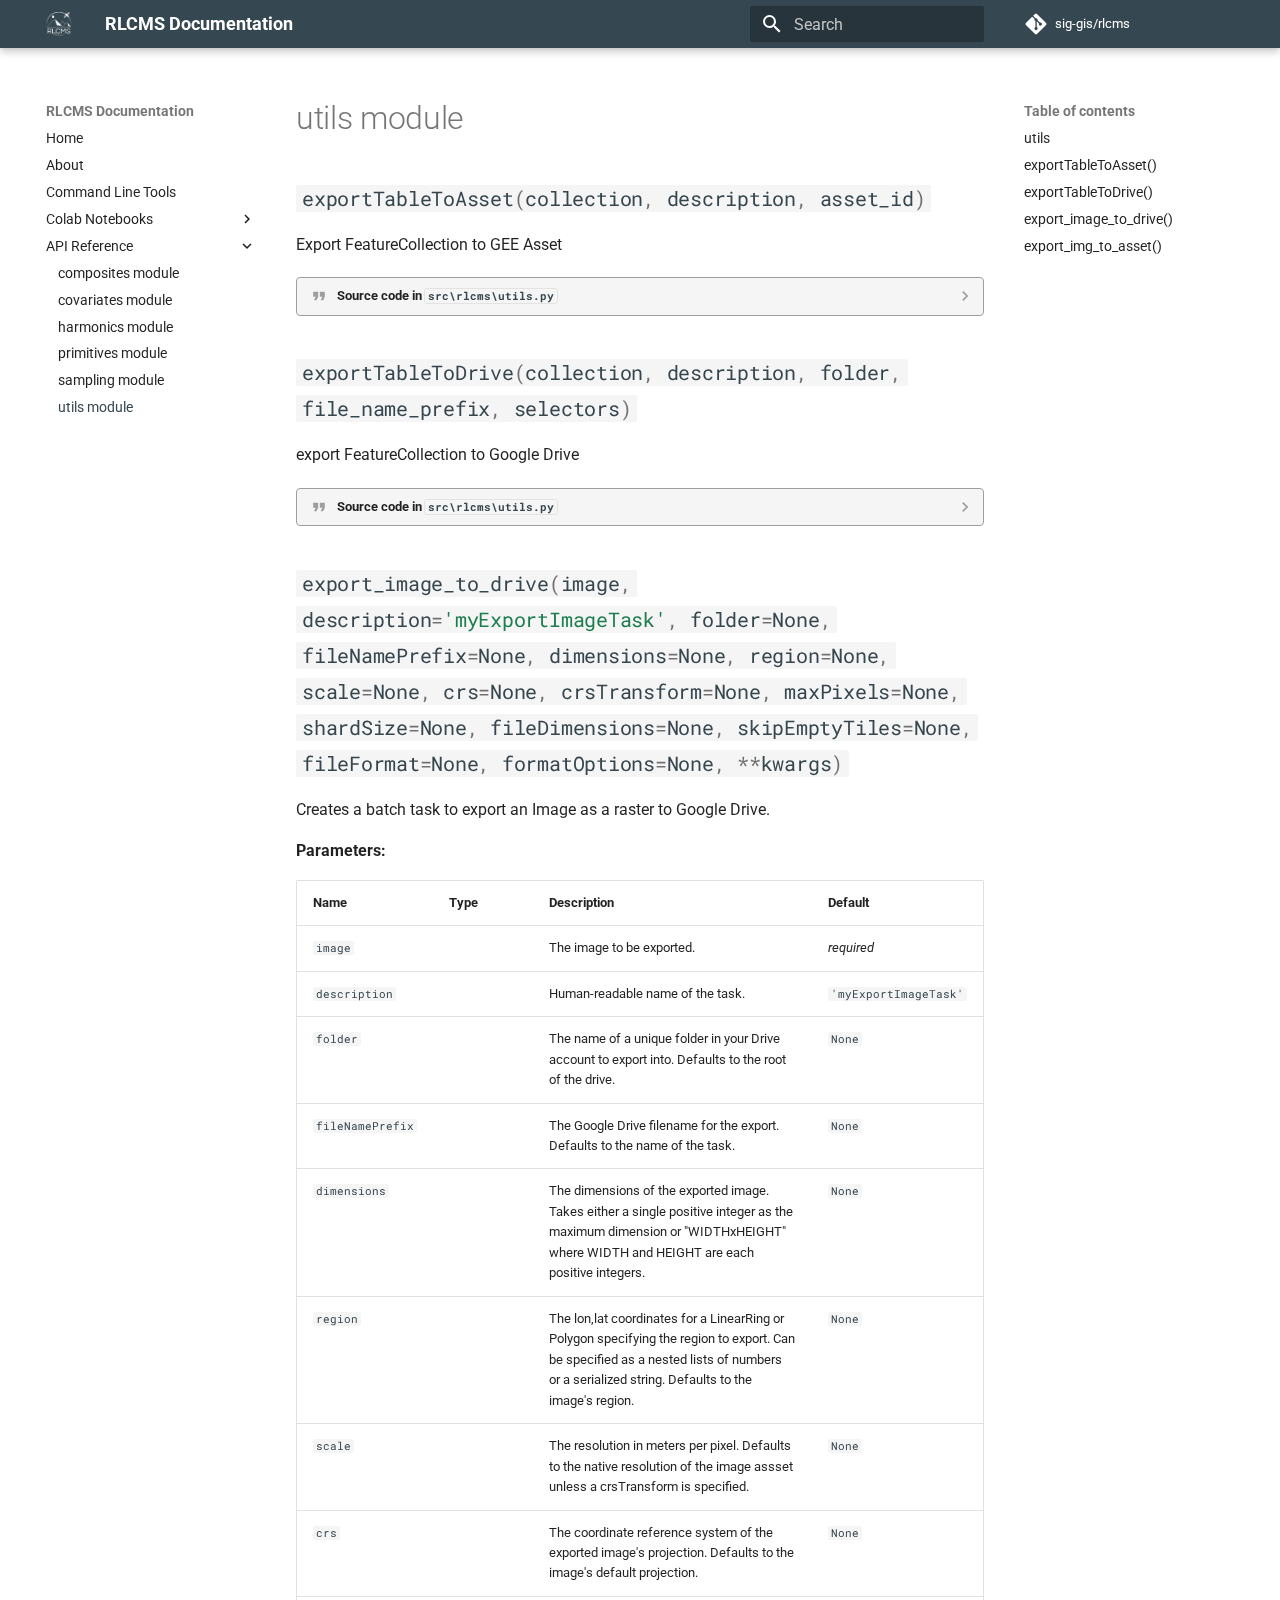
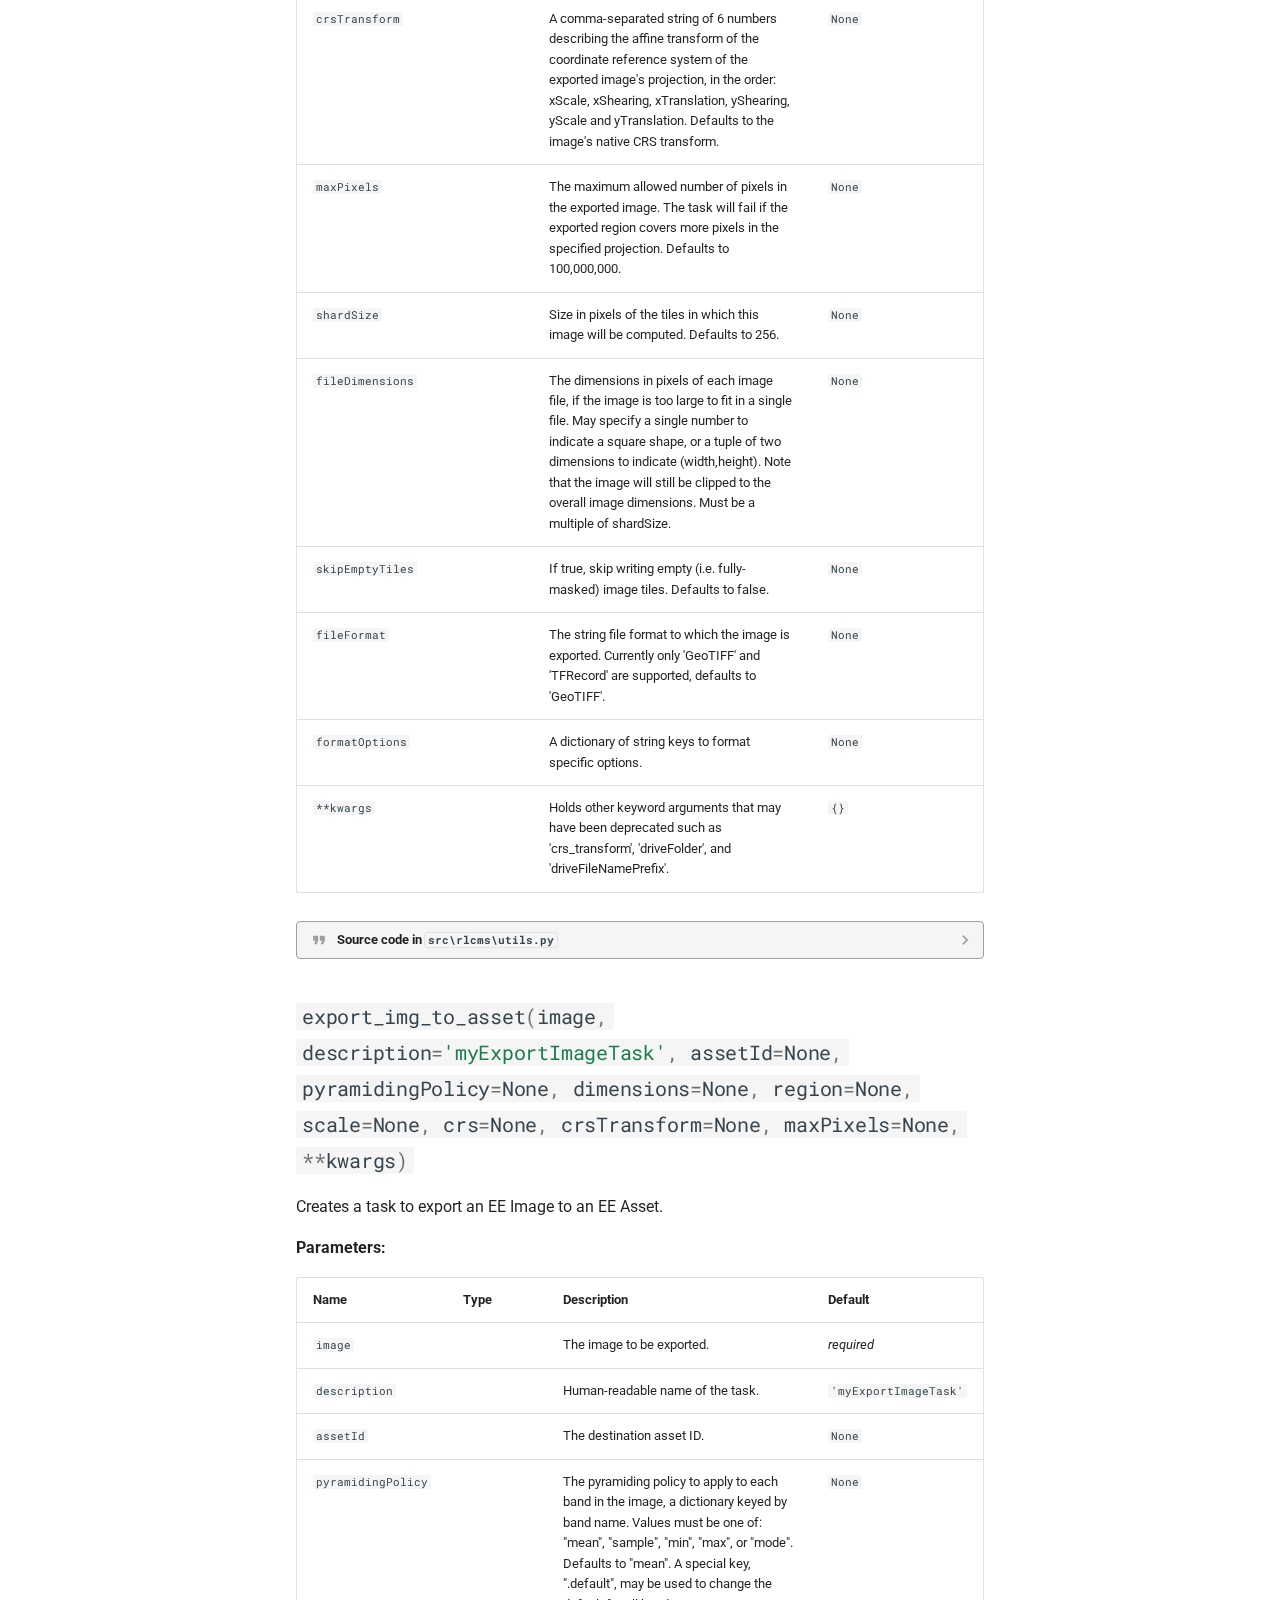
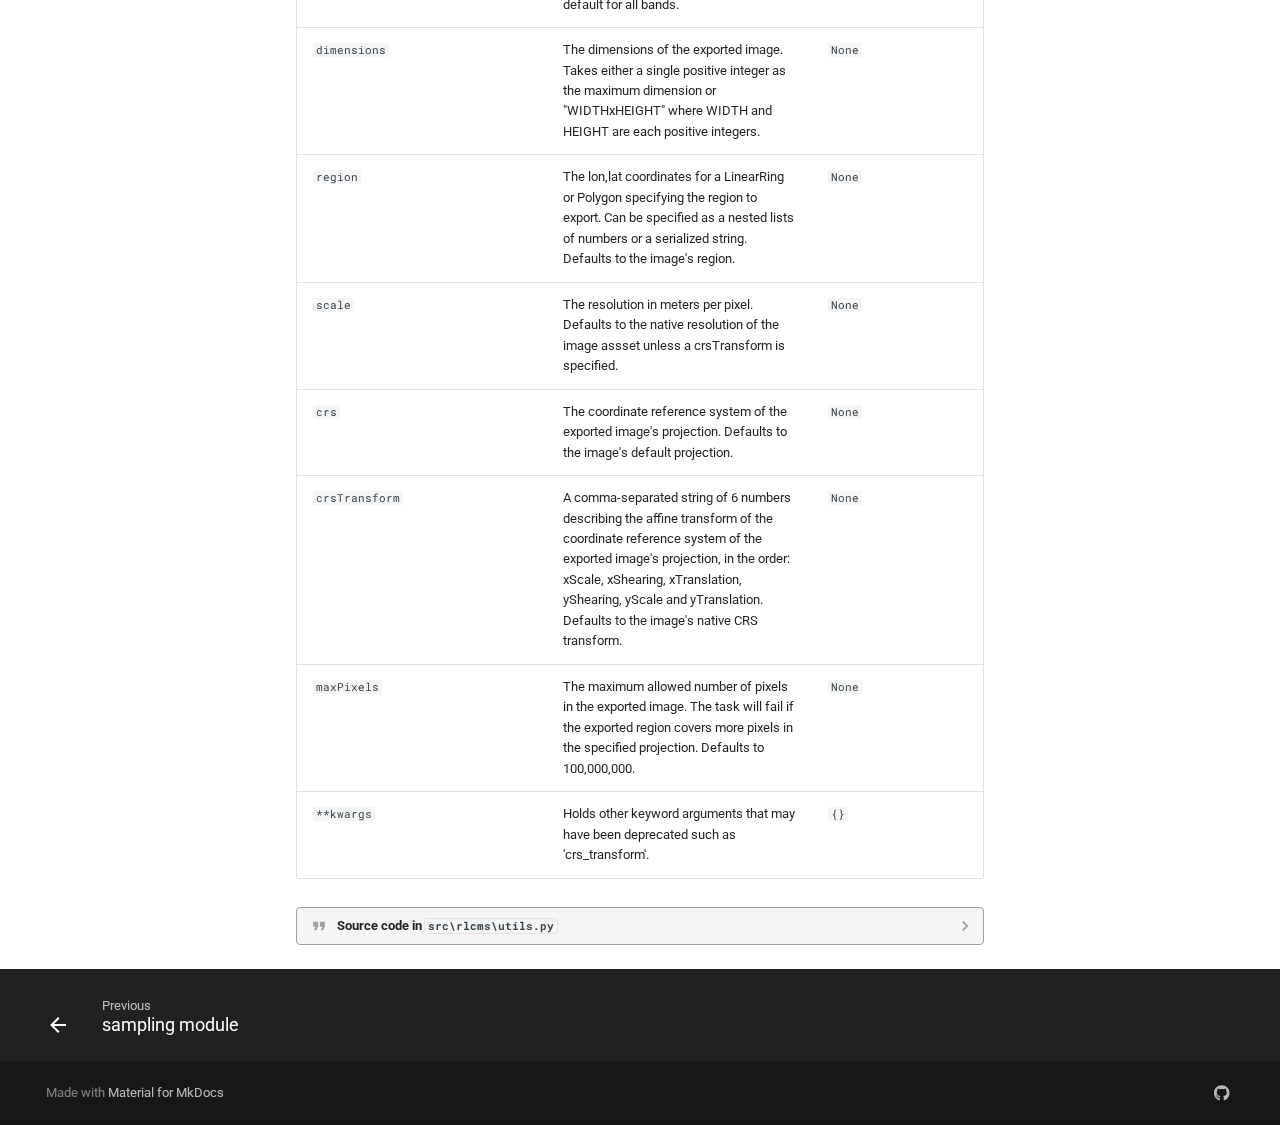
<file: utils/index.html>
<!doctype html>
<html lang="en" class="no-js">
  <head>
    
      <meta charset="utf-8">
      <meta name="viewport" content="width=device-width,initial-scale=1">
      
      
      
      
        <link rel="prev" href="../sampling/">
      
      
      
      <link rel="icon" href="../img/rlcms_logo_darkblue_fill.png">
      <meta name="generator" content="mkdocs-1.5.3, mkdocs-material-9.4.3">
    
    
      
        <title>utils module - RLCMS Documentation</title>
      
    
    
      <link rel="stylesheet" href="../assets/stylesheets/main.79e020e9.min.css">
      
        
        <link rel="stylesheet" href="../assets/stylesheets/palette.a5377069.min.css">
      
      


    
    
      
    
    
      
        
        
        <link rel="preconnect" href="https://fonts.gstatic.com" crossorigin>
        <link rel="stylesheet" href="https://fonts.googleapis.com/css?family=Roboto:300,300i,400,400i,700,700i%7CRoboto+Mono:400,400i,700,700i&display=fallback">
        <style>:root{--md-text-font:"Roboto";--md-code-font:"Roboto Mono"}</style>
      
    
    
      <link rel="stylesheet" href="../assets/_mkdocstrings.css">
    
      <link rel="stylesheet" href="../stylesheets/extra.css">
    
    <script>__md_scope=new URL("..",location),__md_hash=e=>[...e].reduce((e,_)=>(e<<5)-e+_.charCodeAt(0),0),__md_get=(e,_=localStorage,t=__md_scope)=>JSON.parse(_.getItem(t.pathname+"."+e)),__md_set=(e,_,t=localStorage,a=__md_scope)=>{try{t.setItem(a.pathname+"."+e,JSON.stringify(_))}catch(e){}}</script>
    
      

    
    
    
  </head>
  
  
    
    
    
    
    
    <body dir="ltr" data-md-color-scheme="default" data-md-color-primary="custom" data-md-color-accent="indigo">
  
    
    
    <input class="md-toggle" data-md-toggle="drawer" type="checkbox" id="__drawer" autocomplete="off">
    <input class="md-toggle" data-md-toggle="search" type="checkbox" id="__search" autocomplete="off">
    <label class="md-overlay" for="__drawer"></label>
    <div data-md-component="skip">
      
        
        <a href="#rlcms.utils" class="md-skip">
          Skip to content
        </a>
      
    </div>
    <div data-md-component="announce">
      
    </div>
    
    
      

  

<header class="md-header md-header--shadow" data-md-component="header">
  <nav class="md-header__inner md-grid" aria-label="Header">
    <a href=".." title="RLCMS Documentation" class="md-header__button md-logo" aria-label="RLCMS Documentation" data-md-component="logo">
      
  <img src="../img/rlcms_logo.png" alt="logo">

    </a>
    <label class="md-header__button md-icon" for="__drawer">
      
      <svg xmlns="http://www.w3.org/2000/svg" viewBox="0 0 24 24"><path d="M3 6h18v2H3V6m0 5h18v2H3v-2m0 5h18v2H3v-2Z"/></svg>
    </label>
    <div class="md-header__title" data-md-component="header-title">
      <div class="md-header__ellipsis">
        <div class="md-header__topic">
          <span class="md-ellipsis">
            RLCMS Documentation
          </span>
        </div>
        <div class="md-header__topic" data-md-component="header-topic">
          <span class="md-ellipsis">
            
              utils module
            
          </span>
        </div>
      </div>
    </div>
    
      
    
    
    
      <label class="md-header__button md-icon" for="__search">
        
        <svg xmlns="http://www.w3.org/2000/svg" viewBox="0 0 24 24"><path d="M9.5 3A6.5 6.5 0 0 1 16 9.5c0 1.61-.59 3.09-1.56 4.23l.27.27h.79l5 5-1.5 1.5-5-5v-.79l-.27-.27A6.516 6.516 0 0 1 9.5 16 6.5 6.5 0 0 1 3 9.5 6.5 6.5 0 0 1 9.5 3m0 2C7 5 5 7 5 9.5S7 14 9.5 14 14 12 14 9.5 12 5 9.5 5Z"/></svg>
      </label>
      <div class="md-search" data-md-component="search" role="dialog">
  <label class="md-search__overlay" for="__search"></label>
  <div class="md-search__inner" role="search">
    <form class="md-search__form" name="search">
      <input type="text" class="md-search__input" name="query" aria-label="Search" placeholder="Search" autocapitalize="off" autocorrect="off" autocomplete="off" spellcheck="false" data-md-component="search-query" required>
      <label class="md-search__icon md-icon" for="__search">
        
        <svg xmlns="http://www.w3.org/2000/svg" viewBox="0 0 24 24"><path d="M9.5 3A6.5 6.5 0 0 1 16 9.5c0 1.61-.59 3.09-1.56 4.23l.27.27h.79l5 5-1.5 1.5-5-5v-.79l-.27-.27A6.516 6.516 0 0 1 9.5 16 6.5 6.5 0 0 1 3 9.5 6.5 6.5 0 0 1 9.5 3m0 2C7 5 5 7 5 9.5S7 14 9.5 14 14 12 14 9.5 12 5 9.5 5Z"/></svg>
        
        <svg xmlns="http://www.w3.org/2000/svg" viewBox="0 0 24 24"><path d="M20 11v2H8l5.5 5.5-1.42 1.42L4.16 12l7.92-7.92L13.5 5.5 8 11h12Z"/></svg>
      </label>
      <nav class="md-search__options" aria-label="Search">
        
        <button type="reset" class="md-search__icon md-icon" title="Clear" aria-label="Clear" tabindex="-1">
          
          <svg xmlns="http://www.w3.org/2000/svg" viewBox="0 0 24 24"><path d="M19 6.41 17.59 5 12 10.59 6.41 5 5 6.41 10.59 12 5 17.59 6.41 19 12 13.41 17.59 19 19 17.59 13.41 12 19 6.41Z"/></svg>
        </button>
      </nav>
      
    </form>
    <div class="md-search__output">
      <div class="md-search__scrollwrap" data-md-scrollfix>
        <div class="md-search-result" data-md-component="search-result">
          <div class="md-search-result__meta">
            Initializing search
          </div>
          <ol class="md-search-result__list" role="presentation"></ol>
        </div>
      </div>
    </div>
  </div>
</div>
    
    
      <div class="md-header__source">
        <a href="https://github.com/sig-gis/rlcms" title="Go to repository" class="md-source" data-md-component="source">
  <div class="md-source__icon md-icon">
    
    <svg xmlns="http://www.w3.org/2000/svg" viewBox="0 0 448 512"><!--! Font Awesome Free 6.4.2 by @fontawesome - https://fontawesome.com License - https://fontawesome.com/license/free (Icons: CC BY 4.0, Fonts: SIL OFL 1.1, Code: MIT License) Copyright 2023 Fonticons, Inc.--><path d="M439.55 236.05 244 40.45a28.87 28.87 0 0 0-40.81 0l-40.66 40.63 51.52 51.52c27.06-9.14 52.68 16.77 43.39 43.68l49.66 49.66c34.23-11.8 61.18 31 35.47 56.69-26.49 26.49-70.21-2.87-56-37.34L240.22 199v121.85c25.3 12.54 22.26 41.85 9.08 55a34.34 34.34 0 0 1-48.55 0c-17.57-17.6-11.07-46.91 11.25-56v-123c-20.8-8.51-24.6-30.74-18.64-45L142.57 101 8.45 235.14a28.86 28.86 0 0 0 0 40.81l195.61 195.6a28.86 28.86 0 0 0 40.8 0l194.69-194.69a28.86 28.86 0 0 0 0-40.81z"/></svg>
  </div>
  <div class="md-source__repository">
    sig-gis/rlcms
  </div>
</a>
      </div>
    
  </nav>
  
</header>
    
    <div class="md-container" data-md-component="container">
      
      
        
          
        
      
      <main class="md-main" data-md-component="main">
        <div class="md-main__inner md-grid">
          
            
              
              <div class="md-sidebar md-sidebar--primary" data-md-component="sidebar" data-md-type="navigation" >
                <div class="md-sidebar__scrollwrap">
                  <div class="md-sidebar__inner">
                    



<nav class="md-nav md-nav--primary" aria-label="Navigation" data-md-level="0">
  <label class="md-nav__title" for="__drawer">
    <a href=".." title="RLCMS Documentation" class="md-nav__button md-logo" aria-label="RLCMS Documentation" data-md-component="logo">
      
  <img src="../img/rlcms_logo.png" alt="logo">

    </a>
    RLCMS Documentation
  </label>
  
    <div class="md-nav__source">
      <a href="https://github.com/sig-gis/rlcms" title="Go to repository" class="md-source" data-md-component="source">
  <div class="md-source__icon md-icon">
    
    <svg xmlns="http://www.w3.org/2000/svg" viewBox="0 0 448 512"><!--! Font Awesome Free 6.4.2 by @fontawesome - https://fontawesome.com License - https://fontawesome.com/license/free (Icons: CC BY 4.0, Fonts: SIL OFL 1.1, Code: MIT License) Copyright 2023 Fonticons, Inc.--><path d="M439.55 236.05 244 40.45a28.87 28.87 0 0 0-40.81 0l-40.66 40.63 51.52 51.52c27.06-9.14 52.68 16.77 43.39 43.68l49.66 49.66c34.23-11.8 61.18 31 35.47 56.69-26.49 26.49-70.21-2.87-56-37.34L240.22 199v121.85c25.3 12.54 22.26 41.85 9.08 55a34.34 34.34 0 0 1-48.55 0c-17.57-17.6-11.07-46.91 11.25-56v-123c-20.8-8.51-24.6-30.74-18.64-45L142.57 101 8.45 235.14a28.86 28.86 0 0 0 0 40.81l195.61 195.6a28.86 28.86 0 0 0 40.8 0l194.69-194.69a28.86 28.86 0 0 0 0-40.81z"/></svg>
  </div>
  <div class="md-source__repository">
    sig-gis/rlcms
  </div>
</a>
    </div>
  
  <ul class="md-nav__list" data-md-scrollfix>
    
      
      
  
  
  
    <li class="md-nav__item">
      <a href=".." class="md-nav__link">
        
  
  <span class="md-ellipsis">
    Home
  </span>
  

      </a>
    </li>
  

    
      
      
  
  
  
    <li class="md-nav__item">
      <a href="../about/" class="md-nav__link">
        
  
  <span class="md-ellipsis">
    About
  </span>
  

      </a>
    </li>
  

    
      
      
  
  
  
    <li class="md-nav__item">
      <a href="../cli/" class="md-nav__link">
        
  
  <span class="md-ellipsis">
    Command Line Tools
  </span>
  

      </a>
    </li>
  

    
      
      
  
  
  
    
    
    
    
    
    <li class="md-nav__item md-nav__item--nested">
      
        
        
        
        <input class="md-nav__toggle md-toggle " type="checkbox" id="__nav_4" >
        
          
          <label class="md-nav__link" for="__nav_4" id="__nav_4_label" tabindex="0">
            
  
  <span class="md-ellipsis">
    Colab Notebooks
  </span>
  

            <span class="md-nav__icon md-icon"></span>
          </label>
        
        <nav class="md-nav" data-md-level="1" aria-labelledby="__nav_4_label" aria-expanded="false">
          <label class="md-nav__title" for="__nav_4">
            <span class="md-nav__icon md-icon"></span>
            Colab Notebooks
          </label>
          <ul class="md-nav__list" data-md-scrollfix>
            
              
                
  
  
  
    <li class="md-nav__item">
      <a href="../colab/compositing/" class="md-nav__link">
        
  
  <span class="md-ellipsis">
    compositing
  </span>
  

      </a>
    </li>
  

              
            
              
                
  
  
  
    <li class="md-nav__item">
      <a href="../colab/primitives/" class="md-nav__link">
        
  
  <span class="md-ellipsis">
    primitives
  </span>
  

      </a>
    </li>
  

              
            
              
                
  
  
  
    <li class="md-nav__item">
      <a href="../colab/sampling/" class="md-nav__link">
        
  
  <span class="md-ellipsis">
    sampling
  </span>
  

      </a>
    </li>
  

              
            
          </ul>
        </nav>
      
    </li>
  

    
      
      
  
  
    
  
  
    
    
    
    
    
    <li class="md-nav__item md-nav__item--active md-nav__item--nested">
      
        
        
        
        <input class="md-nav__toggle md-toggle " type="checkbox" id="__nav_5" checked>
        
          
          <label class="md-nav__link" for="__nav_5" id="__nav_5_label" tabindex="0">
            
  
  <span class="md-ellipsis">
    API Reference
  </span>
  

            <span class="md-nav__icon md-icon"></span>
          </label>
        
        <nav class="md-nav" data-md-level="1" aria-labelledby="__nav_5_label" aria-expanded="true">
          <label class="md-nav__title" for="__nav_5">
            <span class="md-nav__icon md-icon"></span>
            API Reference
          </label>
          <ul class="md-nav__list" data-md-scrollfix>
            
              
                
  
  
  
    <li class="md-nav__item">
      <a href="../composites/" class="md-nav__link">
        
  
  <span class="md-ellipsis">
    composites module
  </span>
  

      </a>
    </li>
  

              
            
              
                
  
  
  
    <li class="md-nav__item">
      <a href="../covariates/" class="md-nav__link">
        
  
  <span class="md-ellipsis">
    covariates module
  </span>
  

      </a>
    </li>
  

              
            
              
                
  
  
  
    <li class="md-nav__item">
      <a href="../harmonics/" class="md-nav__link">
        
  
  <span class="md-ellipsis">
    harmonics module
  </span>
  

      </a>
    </li>
  

              
            
              
                
  
  
  
    <li class="md-nav__item">
      <a href="../primitives/" class="md-nav__link">
        
  
  <span class="md-ellipsis">
    primitives module
  </span>
  

      </a>
    </li>
  

              
            
              
                
  
  
  
    <li class="md-nav__item">
      <a href="../sampling/" class="md-nav__link">
        
  
  <span class="md-ellipsis">
    sampling module
  </span>
  

      </a>
    </li>
  

              
            
              
                
  
  
    
  
  
    <li class="md-nav__item md-nav__item--active">
      
      <input class="md-nav__toggle md-toggle" type="checkbox" id="__toc">
      
      
      
        <label class="md-nav__link md-nav__link--active" for="__toc">
          
  
  <span class="md-ellipsis">
    utils module
  </span>
  

          <span class="md-nav__icon md-icon"></span>
        </label>
      
      <a href="./" class="md-nav__link md-nav__link--active">
        
  
  <span class="md-ellipsis">
    utils module
  </span>
  

      </a>
      
        

<nav class="md-nav md-nav--secondary" aria-label="Table of contents">
  
  
  
  
    <label class="md-nav__title" for="__toc">
      <span class="md-nav__icon md-icon"></span>
      Table of contents
    </label>
    <ul class="md-nav__list" data-md-component="toc" data-md-scrollfix>
      
        <li class="md-nav__item">
  <a href="#rlcms.utils" class="md-nav__link">
    utils
  </a>
  
</li>
      
        <li class="md-nav__item">
  <a href="#rlcms.utils.exportTableToAsset" class="md-nav__link">
    exportTableToAsset()
  </a>
  
</li>
      
        <li class="md-nav__item">
  <a href="#rlcms.utils.exportTableToDrive" class="md-nav__link">
    exportTableToDrive()
  </a>
  
</li>
      
        <li class="md-nav__item">
  <a href="#rlcms.utils.export_image_to_drive" class="md-nav__link">
    export_image_to_drive()
  </a>
  
</li>
      
        <li class="md-nav__item">
  <a href="#rlcms.utils.export_img_to_asset" class="md-nav__link">
    export_img_to_asset()
  </a>
  
</li>
      
    </ul>
  
</nav>
      
    </li>
  

              
            
          </ul>
        </nav>
      
    </li>
  

    
  </ul>
</nav>
                  </div>
                </div>
              </div>
            
            
              
              <div class="md-sidebar md-sidebar--secondary" data-md-component="sidebar" data-md-type="toc" >
                <div class="md-sidebar__scrollwrap">
                  <div class="md-sidebar__inner">
                    

<nav class="md-nav md-nav--secondary" aria-label="Table of contents">
  
  
  
  
    <label class="md-nav__title" for="__toc">
      <span class="md-nav__icon md-icon"></span>
      Table of contents
    </label>
    <ul class="md-nav__list" data-md-component="toc" data-md-scrollfix>
      
        <li class="md-nav__item">
  <a href="#rlcms.utils" class="md-nav__link">
    utils
  </a>
  
</li>
      
        <li class="md-nav__item">
  <a href="#rlcms.utils.exportTableToAsset" class="md-nav__link">
    exportTableToAsset()
  </a>
  
</li>
      
        <li class="md-nav__item">
  <a href="#rlcms.utils.exportTableToDrive" class="md-nav__link">
    exportTableToDrive()
  </a>
  
</li>
      
        <li class="md-nav__item">
  <a href="#rlcms.utils.export_image_to_drive" class="md-nav__link">
    export_image_to_drive()
  </a>
  
</li>
      
        <li class="md-nav__item">
  <a href="#rlcms.utils.export_img_to_asset" class="md-nav__link">
    export_img_to_asset()
  </a>
  
</li>
      
    </ul>
  
</nav>
                  </div>
                </div>
              </div>
            
          
          
            <div class="md-content" data-md-component="content">
              <article class="md-content__inner md-typeset">
                
                  

  
  


  <h1>utils module</h1>

<div class="doc doc-object doc-module">



<a id="rlcms.utils"></a>
  <div class="doc doc-contents first">

  

  <div class="doc doc-children">










<div class="doc doc-object doc-function">




<h2 id="rlcms.utils.exportTableToAsset" class="doc doc-heading">
          <code class="highlight language-python"><span class="n">exportTableToAsset</span><span class="p">(</span><span class="n">collection</span><span class="p">,</span> <span class="n">description</span><span class="p">,</span> <span class="n">asset_id</span><span class="p">)</span></code>

</h2>


  <div class="doc doc-contents ">
  
      <p>Export FeatureCollection to GEE Asset</p>

          <details class="quote">
            <summary>Source code in <code>src\rlcms\utils.py</code></summary>
            <div class="highlight"><table class="highlighttable"><tr><td class="linenos"><div class="linenodiv"><pre><span></span><span class="normal">191</span>
<span class="normal">192</span>
<span class="normal">193</span>
<span class="normal">194</span>
<span class="normal">195</span>
<span class="normal">196</span>
<span class="normal">197</span>
<span class="normal">198</span>
<span class="normal">199</span>
<span class="normal">200</span>
<span class="normal">201</span>
<span class="normal">202</span>
<span class="normal">203</span>
<span class="normal">204</span></pre></div></td><td class="code"><div><pre><span></span><code><span class="k">def</span> <span class="nf">exportTableToAsset</span><span class="p">(</span><span class="n">collection</span><span class="p">:</span><span class="n">ee</span><span class="o">.</span><span class="n">FeatureCollection</span><span class="p">,</span><span class="n">description</span><span class="p">:</span><span class="nb">str</span><span class="p">,</span><span class="n">asset_id</span><span class="p">:</span><span class="nb">str</span><span class="p">):</span>
<span class="w">    </span><span class="sd">&quot;&quot;&quot;Export FeatureCollection to GEE Asset&quot;&quot;&quot;</span>
    <span class="k">if</span> <span class="n">check_exists</span><span class="p">(</span><span class="n">asset_id</span><span class="p">)</span> <span class="o">==</span> <span class="mi">1</span><span class="p">:</span>
        <span class="n">task</span> <span class="o">=</span> <span class="n">ee</span><span class="o">.</span><span class="n">batch</span><span class="o">.</span><span class="n">Export</span><span class="o">.</span><span class="n">table</span><span class="o">.</span><span class="n">toAsset</span><span class="p">(</span>
            <span class="n">collection</span><span class="o">=</span><span class="n">collection</span><span class="p">,</span>
            <span class="n">description</span><span class="o">=</span><span class="n">description</span><span class="p">,</span>
            <span class="n">assetId</span><span class="o">=</span><span class="n">asset_id</span><span class="p">,</span>
            <span class="p">)</span>
        <span class="n">task</span><span class="o">.</span><span class="n">start</span><span class="p">()</span>
        <span class="nb">print</span><span class="p">(</span><span class="sa">f</span><span class="s1">&#39;Export started (Asset): </span><span class="si">{</span><span class="n">asset_id</span><span class="si">}</span><span class="s1">&#39;</span><span class="p">)</span>
    <span class="k">else</span><span class="p">:</span>
        <span class="nb">print</span><span class="p">(</span><span class="sa">f</span><span class="s2">&quot;</span><span class="si">{</span><span class="n">asset_id</span><span class="si">}</span><span class="s2"> already exists&quot;</span><span class="p">)</span>

    <span class="k">return</span>
</code></pre></div></td></tr></table></div>
          </details>
  </div>

</div>


<div class="doc doc-object doc-function">




<h2 id="rlcms.utils.exportTableToDrive" class="doc doc-heading">
          <code class="highlight language-python"><span class="n">exportTableToDrive</span><span class="p">(</span><span class="n">collection</span><span class="p">,</span> <span class="n">description</span><span class="p">,</span> <span class="n">folder</span><span class="p">,</span> <span class="n">file_name_prefix</span><span class="p">,</span> <span class="n">selectors</span><span class="p">)</span></code>

</h2>


  <div class="doc doc-contents ">
  
      <p>export FeatureCollection to Google Drive</p>

          <details class="quote">
            <summary>Source code in <code>src\rlcms\utils.py</code></summary>
            <div class="highlight"><table class="highlighttable"><tr><td class="linenos"><div class="linenodiv"><pre><span></span><span class="normal">206</span>
<span class="normal">207</span>
<span class="normal">208</span>
<span class="normal">209</span>
<span class="normal">210</span>
<span class="normal">211</span>
<span class="normal">212</span>
<span class="normal">213</span>
<span class="normal">214</span>
<span class="normal">215</span>
<span class="normal">216</span></pre></div></td><td class="code"><div><pre><span></span><code><span class="k">def</span> <span class="nf">exportTableToDrive</span><span class="p">(</span><span class="n">collection</span><span class="p">:</span><span class="n">ee</span><span class="o">.</span><span class="n">FeatureCollection</span><span class="p">,</span><span class="n">description</span><span class="p">:</span><span class="nb">str</span><span class="p">,</span><span class="n">folder</span><span class="p">:</span><span class="nb">str</span><span class="p">,</span><span class="n">file_name_prefix</span><span class="p">:</span><span class="nb">str</span><span class="p">,</span><span class="n">selectors</span><span class="p">:</span><span class="nb">str</span><span class="p">):</span>
<span class="w">    </span><span class="sd">&quot;&quot;&quot;export FeatureCollection to Google Drive&quot;&quot;&quot;</span>
    <span class="n">task</span> <span class="o">=</span> <span class="n">ee</span><span class="o">.</span><span class="n">batch</span><span class="o">.</span><span class="n">Export</span><span class="o">.</span><span class="n">table</span><span class="o">.</span><span class="n">toDrive</span><span class="p">(</span>
        <span class="n">collection</span><span class="o">=</span><span class="n">collection</span><span class="p">,</span> 
        <span class="n">description</span><span class="o">=</span><span class="n">description</span><span class="p">,</span> 
        <span class="n">folder</span><span class="o">=</span><span class="n">folder</span><span class="p">,</span>
        <span class="n">fileNamePrefix</span><span class="o">=</span><span class="n">file_name_prefix</span><span class="p">,</span>
        <span class="n">selectors</span><span class="o">=</span><span class="n">selectors</span><span class="p">)</span>
    <span class="n">task</span><span class="o">.</span><span class="n">start</span><span class="p">()</span>
    <span class="nb">print</span><span class="p">(</span><span class="sa">f</span><span class="s1">&#39;Export started (Drive): </span><span class="si">{</span><span class="n">folder</span><span class="si">}</span><span class="s1">/</span><span class="si">{</span><span class="n">file_name_prefix</span><span class="si">}</span><span class="s1">&#39;</span><span class="p">)</span>
    <span class="k">return</span>
</code></pre></div></td></tr></table></div>
          </details>
  </div>

</div>


<div class="doc doc-object doc-function">




<h2 id="rlcms.utils.export_image_to_drive" class="doc doc-heading">
          <code class="highlight language-python"><span class="n">export_image_to_drive</span><span class="p">(</span><span class="n">image</span><span class="p">,</span> <span class="n">description</span><span class="o">=</span><span class="s1">&#39;myExportImageTask&#39;</span><span class="p">,</span> <span class="n">folder</span><span class="o">=</span><span class="kc">None</span><span class="p">,</span> <span class="n">fileNamePrefix</span><span class="o">=</span><span class="kc">None</span><span class="p">,</span> <span class="n">dimensions</span><span class="o">=</span><span class="kc">None</span><span class="p">,</span> <span class="n">region</span><span class="o">=</span><span class="kc">None</span><span class="p">,</span> <span class="n">scale</span><span class="o">=</span><span class="kc">None</span><span class="p">,</span> <span class="n">crs</span><span class="o">=</span><span class="kc">None</span><span class="p">,</span> <span class="n">crsTransform</span><span class="o">=</span><span class="kc">None</span><span class="p">,</span> <span class="n">maxPixels</span><span class="o">=</span><span class="kc">None</span><span class="p">,</span> <span class="n">shardSize</span><span class="o">=</span><span class="kc">None</span><span class="p">,</span> <span class="n">fileDimensions</span><span class="o">=</span><span class="kc">None</span><span class="p">,</span> <span class="n">skipEmptyTiles</span><span class="o">=</span><span class="kc">None</span><span class="p">,</span> <span class="n">fileFormat</span><span class="o">=</span><span class="kc">None</span><span class="p">,</span> <span class="n">formatOptions</span><span class="o">=</span><span class="kc">None</span><span class="p">,</span> <span class="o">**</span><span class="n">kwargs</span><span class="p">)</span></code>

</h2>


  <div class="doc doc-contents ">
  
      <p>Creates a batch task to export an Image as a raster to Google Drive.</p>



  <p><strong>Parameters:</strong></p>
  <table>
    <thead>
      <tr>
        <th>Name</th>
        <th>Type</th>
        <th>Description</th>
        <th>Default</th>
      </tr>
    </thead>
    <tbody>
        <tr>
          <td><code>image</code></td>
          <td>
          </td>
          <td>
            <div class="doc-md-description">
              <p>The image to be exported.</p>
            </div>
          </td>
          <td>
              <em>required</em>
          </td>
        </tr>
        <tr>
          <td><code>description</code></td>
          <td>
          </td>
          <td>
            <div class="doc-md-description">
              <p>Human-readable name of the task.</p>
            </div>
          </td>
          <td>
                <code>&#39;myExportImageTask&#39;</code>
          </td>
        </tr>
        <tr>
          <td><code>folder</code></td>
          <td>
          </td>
          <td>
            <div class="doc-md-description">
              <p>The name of a unique folder in your Drive account to
export into. Defaults to the root of the drive.</p>
            </div>
          </td>
          <td>
                <code>None</code>
          </td>
        </tr>
        <tr>
          <td><code>fileNamePrefix</code></td>
          <td>
          </td>
          <td>
            <div class="doc-md-description">
              <p>The Google Drive filename for the export.
Defaults to the name of the task.</p>
            </div>
          </td>
          <td>
                <code>None</code>
          </td>
        </tr>
        <tr>
          <td><code>dimensions</code></td>
          <td>
          </td>
          <td>
            <div class="doc-md-description">
              <p>The dimensions of the exported image. Takes either a
single positive integer as the maximum dimension or "WIDTHxHEIGHT"
where WIDTH and HEIGHT are each positive integers.</p>
            </div>
          </td>
          <td>
                <code>None</code>
          </td>
        </tr>
        <tr>
          <td><code>region</code></td>
          <td>
          </td>
          <td>
            <div class="doc-md-description">
              <p>The lon,lat coordinates for a LinearRing or Polygon
specifying the region to export. Can be specified as a nested
lists of numbers or a serialized string. Defaults to the image's
region.</p>
            </div>
          </td>
          <td>
                <code>None</code>
          </td>
        </tr>
        <tr>
          <td><code>scale</code></td>
          <td>
          </td>
          <td>
            <div class="doc-md-description">
              <p>The resolution in meters per pixel. Defaults to the
native resolution of the image assset unless a crsTransform
is specified.</p>
            </div>
          </td>
          <td>
                <code>None</code>
          </td>
        </tr>
        <tr>
          <td><code>crs</code></td>
          <td>
          </td>
          <td>
            <div class="doc-md-description">
              <p>The coordinate reference system of the exported image's
projection. Defaults to the image's default projection.</p>
            </div>
          </td>
          <td>
                <code>None</code>
          </td>
        </tr>
        <tr>
          <td><code>crsTransform</code></td>
          <td>
          </td>
          <td>
            <div class="doc-md-description">
              <p>A comma-separated string of 6 numbers describing
the affine transform of the coordinate reference system of the
exported image's projection, in the order: xScale, xShearing,
xTranslation, yShearing, yScale and yTranslation. Defaults to
the image's native CRS transform.</p>
            </div>
          </td>
          <td>
                <code>None</code>
          </td>
        </tr>
        <tr>
          <td><code>maxPixels</code></td>
          <td>
          </td>
          <td>
            <div class="doc-md-description">
              <p>The maximum allowed number of pixels in the exported
image. The task will fail if the exported region covers more
pixels in the specified projection. Defaults to 100,000,000.</p>
            </div>
          </td>
          <td>
                <code>None</code>
          </td>
        </tr>
        <tr>
          <td><code>shardSize</code></td>
          <td>
          </td>
          <td>
            <div class="doc-md-description">
              <p>Size in pixels of the tiles in which this image will be
computed. Defaults to 256.</p>
            </div>
          </td>
          <td>
                <code>None</code>
          </td>
        </tr>
        <tr>
          <td><code>fileDimensions</code></td>
          <td>
          </td>
          <td>
            <div class="doc-md-description">
              <p>The dimensions in pixels of each image file, if the
image is too large to fit in a single file. May specify a
single number to indicate a square shape, or a tuple of two
dimensions to indicate (width,height). Note that the image will
still be clipped to the overall image dimensions. Must be a
multiple of shardSize.</p>
            </div>
          </td>
          <td>
                <code>None</code>
          </td>
        </tr>
        <tr>
          <td><code>skipEmptyTiles</code></td>
          <td>
          </td>
          <td>
            <div class="doc-md-description">
              <p>If true, skip writing empty (i.e. fully-masked)
image tiles. Defaults to false.</p>
            </div>
          </td>
          <td>
                <code>None</code>
          </td>
        </tr>
        <tr>
          <td><code>fileFormat</code></td>
          <td>
          </td>
          <td>
            <div class="doc-md-description">
              <p>The string file format to which the image is exported.
Currently only 'GeoTIFF' and 'TFRecord' are supported, defaults to
'GeoTIFF'.</p>
            </div>
          </td>
          <td>
                <code>None</code>
          </td>
        </tr>
        <tr>
          <td><code>formatOptions</code></td>
          <td>
          </td>
          <td>
            <div class="doc-md-description">
              <p>A dictionary of string keys to format specific options.</p>
            </div>
          </td>
          <td>
                <code>None</code>
          </td>
        </tr>
        <tr>
          <td><code>**kwargs</code></td>
          <td>
          </td>
          <td>
            <div class="doc-md-description">
              <p>Holds other keyword arguments that may have been deprecated
such as 'crs_transform', 'driveFolder', and 'driveFileNamePrefix'.</p>
            </div>
          </td>
          <td>
                <code>{}</code>
          </td>
        </tr>
    </tbody>
  </table>

          <details class="quote">
            <summary>Source code in <code>src\rlcms\utils.py</code></summary>
            <div class="highlight"><table class="highlighttable"><tr><td class="linenos"><div class="linenodiv"><pre><span></span><span class="normal"> 28</span>
<span class="normal"> 29</span>
<span class="normal"> 30</span>
<span class="normal"> 31</span>
<span class="normal"> 32</span>
<span class="normal"> 33</span>
<span class="normal"> 34</span>
<span class="normal"> 35</span>
<span class="normal"> 36</span>
<span class="normal"> 37</span>
<span class="normal"> 38</span>
<span class="normal"> 39</span>
<span class="normal"> 40</span>
<span class="normal"> 41</span>
<span class="normal"> 42</span>
<span class="normal"> 43</span>
<span class="normal"> 44</span>
<span class="normal"> 45</span>
<span class="normal"> 46</span>
<span class="normal"> 47</span>
<span class="normal"> 48</span>
<span class="normal"> 49</span>
<span class="normal"> 50</span>
<span class="normal"> 51</span>
<span class="normal"> 52</span>
<span class="normal"> 53</span>
<span class="normal"> 54</span>
<span class="normal"> 55</span>
<span class="normal"> 56</span>
<span class="normal"> 57</span>
<span class="normal"> 58</span>
<span class="normal"> 59</span>
<span class="normal"> 60</span>
<span class="normal"> 61</span>
<span class="normal"> 62</span>
<span class="normal"> 63</span>
<span class="normal"> 64</span>
<span class="normal"> 65</span>
<span class="normal"> 66</span>
<span class="normal"> 67</span>
<span class="normal"> 68</span>
<span class="normal"> 69</span>
<span class="normal"> 70</span>
<span class="normal"> 71</span>
<span class="normal"> 72</span>
<span class="normal"> 73</span>
<span class="normal"> 74</span>
<span class="normal"> 75</span>
<span class="normal"> 76</span>
<span class="normal"> 77</span>
<span class="normal"> 78</span>
<span class="normal"> 79</span>
<span class="normal"> 80</span>
<span class="normal"> 81</span>
<span class="normal"> 82</span>
<span class="normal"> 83</span>
<span class="normal"> 84</span>
<span class="normal"> 85</span>
<span class="normal"> 86</span>
<span class="normal"> 87</span>
<span class="normal"> 88</span>
<span class="normal"> 89</span>
<span class="normal"> 90</span>
<span class="normal"> 91</span>
<span class="normal"> 92</span>
<span class="normal"> 93</span>
<span class="normal"> 94</span>
<span class="normal"> 95</span>
<span class="normal"> 96</span>
<span class="normal"> 97</span>
<span class="normal"> 98</span>
<span class="normal"> 99</span>
<span class="normal">100</span>
<span class="normal">101</span>
<span class="normal">102</span>
<span class="normal">103</span>
<span class="normal">104</span>
<span class="normal">105</span>
<span class="normal">106</span>
<span class="normal">107</span>
<span class="normal">108</span>
<span class="normal">109</span>
<span class="normal">110</span>
<span class="normal">111</span>
<span class="normal">112</span>
<span class="normal">113</span>
<span class="normal">114</span>
<span class="normal">115</span></pre></div></td><td class="code"><div><pre><span></span><code><span class="k">def</span> <span class="nf">export_image_to_drive</span><span class="p">(</span>
    <span class="n">image</span><span class="p">,</span>
    <span class="n">description</span><span class="o">=</span><span class="s2">&quot;myExportImageTask&quot;</span><span class="p">,</span>
    <span class="n">folder</span><span class="o">=</span><span class="kc">None</span><span class="p">,</span>
    <span class="n">fileNamePrefix</span><span class="o">=</span><span class="kc">None</span><span class="p">,</span>
    <span class="n">dimensions</span><span class="o">=</span><span class="kc">None</span><span class="p">,</span>
    <span class="n">region</span><span class="o">=</span><span class="kc">None</span><span class="p">,</span>
    <span class="n">scale</span><span class="o">=</span><span class="kc">None</span><span class="p">,</span>
    <span class="n">crs</span><span class="o">=</span><span class="kc">None</span><span class="p">,</span>
    <span class="n">crsTransform</span><span class="o">=</span><span class="kc">None</span><span class="p">,</span>
    <span class="n">maxPixels</span><span class="o">=</span><span class="kc">None</span><span class="p">,</span>
    <span class="n">shardSize</span><span class="o">=</span><span class="kc">None</span><span class="p">,</span>
    <span class="n">fileDimensions</span><span class="o">=</span><span class="kc">None</span><span class="p">,</span>
    <span class="n">skipEmptyTiles</span><span class="o">=</span><span class="kc">None</span><span class="p">,</span>
    <span class="n">fileFormat</span><span class="o">=</span><span class="kc">None</span><span class="p">,</span>
    <span class="n">formatOptions</span><span class="o">=</span><span class="kc">None</span><span class="p">,</span>
    <span class="o">**</span><span class="n">kwargs</span><span class="p">,</span>
<span class="p">):</span>
<span class="w">    </span><span class="sd">&quot;&quot;&quot;Creates a batch task to export an Image as a raster to Google Drive.</span>

<span class="sd">    Args:</span>
<span class="sd">        image: The image to be exported.</span>
<span class="sd">        description: Human-readable name of the task.</span>
<span class="sd">        folder: The name of a unique folder in your Drive account to</span>
<span class="sd">            export into. Defaults to the root of the drive.</span>
<span class="sd">        fileNamePrefix: The Google Drive filename for the export.</span>
<span class="sd">            Defaults to the name of the task.</span>
<span class="sd">        dimensions: The dimensions of the exported image. Takes either a</span>
<span class="sd">            single positive integer as the maximum dimension or &quot;WIDTHxHEIGHT&quot;</span>
<span class="sd">            where WIDTH and HEIGHT are each positive integers.</span>
<span class="sd">        region: The lon,lat coordinates for a LinearRing or Polygon</span>
<span class="sd">            specifying the region to export. Can be specified as a nested</span>
<span class="sd">            lists of numbers or a serialized string. Defaults to the image&#39;s</span>
<span class="sd">            region.</span>
<span class="sd">        scale: The resolution in meters per pixel. Defaults to the</span>
<span class="sd">            native resolution of the image assset unless a crsTransform</span>
<span class="sd">            is specified.</span>
<span class="sd">        crs: The coordinate reference system of the exported image&#39;s</span>
<span class="sd">            projection. Defaults to the image&#39;s default projection.</span>
<span class="sd">        crsTransform: A comma-separated string of 6 numbers describing</span>
<span class="sd">            the affine transform of the coordinate reference system of the</span>
<span class="sd">            exported image&#39;s projection, in the order: xScale, xShearing,</span>
<span class="sd">            xTranslation, yShearing, yScale and yTranslation. Defaults to</span>
<span class="sd">            the image&#39;s native CRS transform.</span>
<span class="sd">        maxPixels: The maximum allowed number of pixels in the exported</span>
<span class="sd">            image. The task will fail if the exported region covers more</span>
<span class="sd">            pixels in the specified projection. Defaults to 100,000,000.</span>
<span class="sd">        shardSize: Size in pixels of the tiles in which this image will be</span>
<span class="sd">            computed. Defaults to 256.</span>
<span class="sd">        fileDimensions: The dimensions in pixels of each image file, if the</span>
<span class="sd">            image is too large to fit in a single file. May specify a</span>
<span class="sd">            single number to indicate a square shape, or a tuple of two</span>
<span class="sd">            dimensions to indicate (width,height). Note that the image will</span>
<span class="sd">            still be clipped to the overall image dimensions. Must be a</span>
<span class="sd">            multiple of shardSize.</span>
<span class="sd">        skipEmptyTiles: If true, skip writing empty (i.e. fully-masked)</span>
<span class="sd">            image tiles. Defaults to false.</span>
<span class="sd">        fileFormat: The string file format to which the image is exported.</span>
<span class="sd">            Currently only &#39;GeoTIFF&#39; and &#39;TFRecord&#39; are supported, defaults to</span>
<span class="sd">            &#39;GeoTIFF&#39;.</span>
<span class="sd">        formatOptions: A dictionary of string keys to format specific options.</span>
<span class="sd">        **kwargs: Holds other keyword arguments that may have been deprecated</span>
<span class="sd">            such as &#39;crs_transform&#39;, &#39;driveFolder&#39;, and &#39;driveFileNamePrefix&#39;.</span>
<span class="sd">    &quot;&quot;&quot;</span>

    <span class="k">if</span> <span class="ow">not</span> <span class="nb">isinstance</span><span class="p">(</span><span class="n">image</span><span class="p">,</span> <span class="n">ee</span><span class="o">.</span><span class="n">Image</span><span class="p">):</span>
        <span class="k">raise</span> <span class="ne">ValueError</span><span class="p">(</span><span class="s2">&quot;Input image must be an instance of ee.Image&quot;</span><span class="p">)</span>

    <span class="n">task</span> <span class="o">=</span> <span class="n">ee</span><span class="o">.</span><span class="n">batch</span><span class="o">.</span><span class="n">Export</span><span class="o">.</span><span class="n">image</span><span class="o">.</span><span class="n">toDrive</span><span class="p">(</span>
        <span class="n">image</span><span class="p">,</span>
        <span class="n">description</span><span class="p">,</span>
        <span class="n">folder</span><span class="p">,</span>
        <span class="n">fileNamePrefix</span><span class="p">,</span>
        <span class="n">dimensions</span><span class="p">,</span>
        <span class="n">region</span><span class="p">,</span>
        <span class="n">scale</span><span class="p">,</span>
        <span class="n">crs</span><span class="p">,</span>
        <span class="n">crsTransform</span><span class="p">,</span>
        <span class="n">maxPixels</span><span class="p">,</span>
        <span class="n">shardSize</span><span class="p">,</span>
        <span class="n">fileDimensions</span><span class="p">,</span>
        <span class="n">skipEmptyTiles</span><span class="p">,</span>
        <span class="n">fileFormat</span><span class="p">,</span>
        <span class="n">formatOptions</span><span class="p">,</span>
        <span class="o">**</span><span class="n">kwargs</span><span class="p">,</span>
    <span class="p">)</span>
    <span class="n">task</span><span class="o">.</span><span class="n">start</span><span class="p">()</span>
    <span class="nb">print</span><span class="p">(</span><span class="sa">f</span><span class="s2">&quot;Export Started (Drive): </span><span class="si">{</span><span class="n">fileNamePrefix</span><span class="si">}</span><span class="s2">&quot;</span><span class="p">)</span>
</code></pre></div></td></tr></table></div>
          </details>
  </div>

</div>


<div class="doc doc-object doc-function">




<h2 id="rlcms.utils.export_img_to_asset" class="doc doc-heading">
          <code class="highlight language-python"><span class="n">export_img_to_asset</span><span class="p">(</span><span class="n">image</span><span class="p">,</span> <span class="n">description</span><span class="o">=</span><span class="s1">&#39;myExportImageTask&#39;</span><span class="p">,</span> <span class="n">assetId</span><span class="o">=</span><span class="kc">None</span><span class="p">,</span> <span class="n">pyramidingPolicy</span><span class="o">=</span><span class="kc">None</span><span class="p">,</span> <span class="n">dimensions</span><span class="o">=</span><span class="kc">None</span><span class="p">,</span> <span class="n">region</span><span class="o">=</span><span class="kc">None</span><span class="p">,</span> <span class="n">scale</span><span class="o">=</span><span class="kc">None</span><span class="p">,</span> <span class="n">crs</span><span class="o">=</span><span class="kc">None</span><span class="p">,</span> <span class="n">crsTransform</span><span class="o">=</span><span class="kc">None</span><span class="p">,</span> <span class="n">maxPixels</span><span class="o">=</span><span class="kc">None</span><span class="p">,</span> <span class="o">**</span><span class="n">kwargs</span><span class="p">)</span></code>

</h2>


  <div class="doc doc-contents ">
  
      <p>Creates a task to export an EE Image to an EE Asset.</p>



  <p><strong>Parameters:</strong></p>
  <table>
    <thead>
      <tr>
        <th>Name</th>
        <th>Type</th>
        <th>Description</th>
        <th>Default</th>
      </tr>
    </thead>
    <tbody>
        <tr>
          <td><code>image</code></td>
          <td>
          </td>
          <td>
            <div class="doc-md-description">
              <p>The image to be exported.</p>
            </div>
          </td>
          <td>
              <em>required</em>
          </td>
        </tr>
        <tr>
          <td><code>description</code></td>
          <td>
          </td>
          <td>
            <div class="doc-md-description">
              <p>Human-readable name of the task.</p>
            </div>
          </td>
          <td>
                <code>&#39;myExportImageTask&#39;</code>
          </td>
        </tr>
        <tr>
          <td><code>assetId</code></td>
          <td>
          </td>
          <td>
            <div class="doc-md-description">
              <p>The destination asset ID.</p>
            </div>
          </td>
          <td>
                <code>None</code>
          </td>
        </tr>
        <tr>
          <td><code>pyramidingPolicy</code></td>
          <td>
          </td>
          <td>
            <div class="doc-md-description">
              <p>The pyramiding policy to apply to each band in the
image, a dictionary keyed by band name. Values must be
one of: "mean", "sample", "min", "max", or "mode".
Defaults to "mean". A special key, ".default", may be used to
change the default for all bands.</p>
            </div>
          </td>
          <td>
                <code>None</code>
          </td>
        </tr>
        <tr>
          <td><code>dimensions</code></td>
          <td>
          </td>
          <td>
            <div class="doc-md-description">
              <p>The dimensions of the exported image. Takes either a
single positive integer as the maximum dimension or "WIDTHxHEIGHT"
where WIDTH and HEIGHT are each positive integers.</p>
            </div>
          </td>
          <td>
                <code>None</code>
          </td>
        </tr>
        <tr>
          <td><code>region</code></td>
          <td>
          </td>
          <td>
            <div class="doc-md-description">
              <p>The lon,lat coordinates for a LinearRing or Polygon
specifying the region to export. Can be specified as a nested
lists of numbers or a serialized string. Defaults to the image's
region.</p>
            </div>
          </td>
          <td>
                <code>None</code>
          </td>
        </tr>
        <tr>
          <td><code>scale</code></td>
          <td>
          </td>
          <td>
            <div class="doc-md-description">
              <p>The resolution in meters per pixel. Defaults to the
native resolution of the image assset unless a crsTransform
is specified.</p>
            </div>
          </td>
          <td>
                <code>None</code>
          </td>
        </tr>
        <tr>
          <td><code>crs</code></td>
          <td>
          </td>
          <td>
            <div class="doc-md-description">
              <p>The coordinate reference system of the exported image's
projection. Defaults to the image's default projection.</p>
            </div>
          </td>
          <td>
                <code>None</code>
          </td>
        </tr>
        <tr>
          <td><code>crsTransform</code></td>
          <td>
          </td>
          <td>
            <div class="doc-md-description">
              <p>A comma-separated string of 6 numbers describing
the affine transform of the coordinate reference system of the
exported image's projection, in the order: xScale, xShearing,
xTranslation, yShearing, yScale and yTranslation. Defaults to
the image's native CRS transform.</p>
            </div>
          </td>
          <td>
                <code>None</code>
          </td>
        </tr>
        <tr>
          <td><code>maxPixels</code></td>
          <td>
          </td>
          <td>
            <div class="doc-md-description">
              <p>The maximum allowed number of pixels in the exported
image. The task will fail if the exported region covers more
pixels in the specified projection. Defaults to 100,000,000.</p>
            </div>
          </td>
          <td>
                <code>None</code>
          </td>
        </tr>
        <tr>
          <td><code>**kwargs</code></td>
          <td>
          </td>
          <td>
            <div class="doc-md-description">
              <p>Holds other keyword arguments that may have been deprecated
such as 'crs_transform'.</p>
            </div>
          </td>
          <td>
                <code>{}</code>
          </td>
        </tr>
    </tbody>
  </table>

          <details class="quote">
            <summary>Source code in <code>src\rlcms\utils.py</code></summary>
            <div class="highlight"><table class="highlighttable"><tr><td class="linenos"><div class="linenodiv"><pre><span></span><span class="normal">117</span>
<span class="normal">118</span>
<span class="normal">119</span>
<span class="normal">120</span>
<span class="normal">121</span>
<span class="normal">122</span>
<span class="normal">123</span>
<span class="normal">124</span>
<span class="normal">125</span>
<span class="normal">126</span>
<span class="normal">127</span>
<span class="normal">128</span>
<span class="normal">129</span>
<span class="normal">130</span>
<span class="normal">131</span>
<span class="normal">132</span>
<span class="normal">133</span>
<span class="normal">134</span>
<span class="normal">135</span>
<span class="normal">136</span>
<span class="normal">137</span>
<span class="normal">138</span>
<span class="normal">139</span>
<span class="normal">140</span>
<span class="normal">141</span>
<span class="normal">142</span>
<span class="normal">143</span>
<span class="normal">144</span>
<span class="normal">145</span>
<span class="normal">146</span>
<span class="normal">147</span>
<span class="normal">148</span>
<span class="normal">149</span>
<span class="normal">150</span>
<span class="normal">151</span>
<span class="normal">152</span>
<span class="normal">153</span>
<span class="normal">154</span>
<span class="normal">155</span>
<span class="normal">156</span>
<span class="normal">157</span>
<span class="normal">158</span>
<span class="normal">159</span>
<span class="normal">160</span>
<span class="normal">161</span>
<span class="normal">162</span>
<span class="normal">163</span>
<span class="normal">164</span>
<span class="normal">165</span>
<span class="normal">166</span>
<span class="normal">167</span>
<span class="normal">168</span>
<span class="normal">169</span>
<span class="normal">170</span>
<span class="normal">171</span>
<span class="normal">172</span>
<span class="normal">173</span>
<span class="normal">174</span>
<span class="normal">175</span>
<span class="normal">176</span>
<span class="normal">177</span>
<span class="normal">178</span>
<span class="normal">179</span>
<span class="normal">180</span>
<span class="normal">181</span>
<span class="normal">182</span>
<span class="normal">183</span>
<span class="normal">184</span>
<span class="normal">185</span>
<span class="normal">186</span>
<span class="normal">187</span>
<span class="normal">188</span>
<span class="normal">189</span></pre></div></td><td class="code"><div><pre><span></span><code><span class="k">def</span> <span class="nf">export_img_to_asset</span><span class="p">(</span><span class="n">image</span><span class="p">,</span>
    <span class="n">description</span><span class="o">=</span><span class="s2">&quot;myExportImageTask&quot;</span><span class="p">,</span>
    <span class="n">assetId</span><span class="o">=</span><span class="kc">None</span><span class="p">,</span>
    <span class="n">pyramidingPolicy</span><span class="o">=</span><span class="kc">None</span><span class="p">,</span>
    <span class="n">dimensions</span><span class="o">=</span><span class="kc">None</span><span class="p">,</span>
    <span class="n">region</span><span class="o">=</span><span class="kc">None</span><span class="p">,</span>
    <span class="n">scale</span><span class="o">=</span><span class="kc">None</span><span class="p">,</span>
    <span class="n">crs</span><span class="o">=</span><span class="kc">None</span><span class="p">,</span>
    <span class="n">crsTransform</span><span class="o">=</span><span class="kc">None</span><span class="p">,</span>
    <span class="n">maxPixels</span><span class="o">=</span><span class="kc">None</span><span class="p">,</span>
    <span class="o">**</span><span class="n">kwargs</span><span class="p">):</span>
<span class="w">    </span><span class="sd">&quot;&quot;&quot;Creates a task to export an EE Image to an EE Asset.</span>

<span class="sd">    Args:</span>
<span class="sd">        image: The image to be exported.</span>
<span class="sd">        description: Human-readable name of the task.</span>
<span class="sd">        assetId: The destination asset ID.</span>
<span class="sd">        pyramidingPolicy: The pyramiding policy to apply to each band in the</span>
<span class="sd">            image, a dictionary keyed by band name. Values must be</span>
<span class="sd">            one of: &quot;mean&quot;, &quot;sample&quot;, &quot;min&quot;, &quot;max&quot;, or &quot;mode&quot;.</span>
<span class="sd">            Defaults to &quot;mean&quot;. A special key, &quot;.default&quot;, may be used to</span>
<span class="sd">            change the default for all bands.</span>
<span class="sd">        dimensions: The dimensions of the exported image. Takes either a</span>
<span class="sd">            single positive integer as the maximum dimension or &quot;WIDTHxHEIGHT&quot;</span>
<span class="sd">            where WIDTH and HEIGHT are each positive integers.</span>
<span class="sd">        region: The lon,lat coordinates for a LinearRing or Polygon</span>
<span class="sd">            specifying the region to export. Can be specified as a nested</span>
<span class="sd">            lists of numbers or a serialized string. Defaults to the image&#39;s</span>
<span class="sd">            region.</span>
<span class="sd">        scale: The resolution in meters per pixel. Defaults to the</span>
<span class="sd">            native resolution of the image assset unless a crsTransform</span>
<span class="sd">            is specified.</span>
<span class="sd">        crs: The coordinate reference system of the exported image&#39;s</span>
<span class="sd">            projection. Defaults to the image&#39;s default projection.</span>
<span class="sd">        crsTransform: A comma-separated string of 6 numbers describing</span>
<span class="sd">            the affine transform of the coordinate reference system of the</span>
<span class="sd">            exported image&#39;s projection, in the order: xScale, xShearing,</span>
<span class="sd">            xTranslation, yShearing, yScale and yTranslation. Defaults to</span>
<span class="sd">            the image&#39;s native CRS transform.</span>
<span class="sd">        maxPixels: The maximum allowed number of pixels in the exported</span>
<span class="sd">            image. The task will fail if the exported region covers more</span>
<span class="sd">            pixels in the specified projection. Defaults to 100,000,000.</span>
<span class="sd">        **kwargs: Holds other keyword arguments that may have been deprecated</span>
<span class="sd">            such as &#39;crs_transform&#39;.</span>
<span class="sd">    &quot;&quot;&quot;</span>

    <span class="k">if</span> <span class="nb">isinstance</span><span class="p">(</span><span class="n">image</span><span class="p">,</span> <span class="n">ee</span><span class="o">.</span><span class="n">Image</span><span class="p">)</span> <span class="ow">or</span> <span class="nb">isinstance</span><span class="p">(</span><span class="n">image</span><span class="p">,</span> <span class="n">ee</span><span class="o">.</span><span class="n">image</span><span class="o">.</span><span class="n">Image</span><span class="p">):</span>
        <span class="k">pass</span>
    <span class="k">else</span><span class="p">:</span>
        <span class="k">raise</span> <span class="ne">ValueError</span><span class="p">(</span><span class="s2">&quot;Input image must be an instance of ee.Image&quot;</span><span class="p">)</span>

    <span class="k">if</span> <span class="nb">isinstance</span><span class="p">(</span><span class="n">assetId</span><span class="p">,</span> <span class="nb">str</span><span class="p">):</span>
        <span class="k">if</span> <span class="n">assetId</span><span class="o">.</span><span class="n">startswith</span><span class="p">(</span><span class="s2">&quot;users/&quot;</span><span class="p">)</span> <span class="ow">or</span> <span class="n">assetId</span><span class="o">.</span><span class="n">startswith</span><span class="p">(</span><span class="s2">&quot;projects/&quot;</span><span class="p">):</span>
            <span class="k">pass</span>
        <span class="k">else</span><span class="p">:</span>
            <span class="k">assert</span> <span class="n">check_exists</span><span class="p">(</span><span class="n">assetId</span><span class="p">)</span> <span class="o">==</span> <span class="mi">0</span><span class="p">,</span> <span class="sa">f</span><span class="s2">&quot;</span><span class="si">{</span><span class="n">assetId</span><span class="si">}</span><span class="s2"> not a valid asset path&quot;</span>
            <span class="c1"># assetId = f&quot;{ee_user_id()}/{assetId}&quot;</span>

    <span class="n">task</span> <span class="o">=</span> <span class="n">ee</span><span class="o">.</span><span class="n">batch</span><span class="o">.</span><span class="n">Export</span><span class="o">.</span><span class="n">image</span><span class="o">.</span><span class="n">toAsset</span><span class="p">(</span>
        <span class="n">image</span><span class="p">,</span>
        <span class="n">description</span><span class="p">,</span>
        <span class="n">assetId</span><span class="p">,</span>
        <span class="n">pyramidingPolicy</span><span class="p">,</span>
        <span class="n">dimensions</span><span class="p">,</span>
        <span class="n">region</span><span class="p">,</span>
        <span class="n">scale</span><span class="p">,</span>
        <span class="n">crs</span><span class="p">,</span>
        <span class="n">crsTransform</span><span class="p">,</span>
        <span class="n">maxPixels</span><span class="p">,</span>
        <span class="o">**</span><span class="n">kwargs</span><span class="p">,</span>
    <span class="p">)</span>
    <span class="n">task</span><span class="o">.</span><span class="n">start</span><span class="p">()</span>
    <span class="nb">print</span><span class="p">(</span><span class="sa">f</span><span class="s2">&quot;Export Started (Asset): </span><span class="si">{</span><span class="n">assetId</span><span class="si">}</span><span class="s2">&quot;</span><span class="p">)</span>
</code></pre></div></td></tr></table></div>
          </details>
  </div>

</div>



  </div>

  </div>

</div>





                
              </article>
            </div>
          
          
        </div>
        
      </main>
      
        <footer class="md-footer">
  
    
      
      <nav class="md-footer__inner md-grid" aria-label="Footer" >
        
          
          <a href="../sampling/" class="md-footer__link md-footer__link--prev" aria-label="Previous: sampling module">
            <div class="md-footer__button md-icon">
              
              <svg xmlns="http://www.w3.org/2000/svg" viewBox="0 0 24 24"><path d="M20 11v2H8l5.5 5.5-1.42 1.42L4.16 12l7.92-7.92L13.5 5.5 8 11h12Z"/></svg>
            </div>
            <div class="md-footer__title">
              <span class="md-footer__direction">
                Previous
              </span>
              <div class="md-ellipsis">
                sampling module
              </div>
            </div>
          </a>
        
        
      </nav>
    
  
  <div class="md-footer-meta md-typeset">
    <div class="md-footer-meta__inner md-grid">
      <div class="md-copyright">
  
  
    Made with
    <a href="https://squidfunk.github.io/mkdocs-material/" target="_blank" rel="noopener">
      Material for MkDocs
    </a>
  
</div>
      
        <div class="md-social">
  
    
    
    
    
      
      
    
    <a href="https://github.com/sig-gis/rlcms" target="_blank" rel="noopener" title="github.com" class="md-social__link">
      <svg xmlns="http://www.w3.org/2000/svg" viewBox="0 0 496 512"><!--! Font Awesome Free 6.4.2 by @fontawesome - https://fontawesome.com License - https://fontawesome.com/license/free (Icons: CC BY 4.0, Fonts: SIL OFL 1.1, Code: MIT License) Copyright 2023 Fonticons, Inc.--><path d="M165.9 397.4c0 2-2.3 3.6-5.2 3.6-3.3.3-5.6-1.3-5.6-3.6 0-2 2.3-3.6 5.2-3.6 3-.3 5.6 1.3 5.6 3.6zm-31.1-4.5c-.7 2 1.3 4.3 4.3 4.9 2.6 1 5.6 0 6.2-2s-1.3-4.3-4.3-5.2c-2.6-.7-5.5.3-6.2 2.3zm44.2-1.7c-2.9.7-4.9 2.6-4.6 4.9.3 2 2.9 3.3 5.9 2.6 2.9-.7 4.9-2.6 4.6-4.6-.3-1.9-3-3.2-5.9-2.9zM244.8 8C106.1 8 0 113.3 0 252c0 110.9 69.8 205.8 169.5 239.2 12.8 2.3 17.3-5.6 17.3-12.1 0-6.2-.3-40.4-.3-61.4 0 0-70 15-84.7-29.8 0 0-11.4-29.1-27.8-36.6 0 0-22.9-15.7 1.6-15.4 0 0 24.9 2 38.6 25.8 21.9 38.6 58.6 27.5 72.9 20.9 2.3-16 8.8-27.1 16-33.7-55.9-6.2-112.3-14.3-112.3-110.5 0-27.5 7.6-41.3 23.6-58.9-2.6-6.5-11.1-33.3 2.6-67.9 20.9-6.5 69 27 69 27 20-5.6 41.5-8.5 62.8-8.5s42.8 2.9 62.8 8.5c0 0 48.1-33.6 69-27 13.7 34.7 5.2 61.4 2.6 67.9 16 17.7 25.8 31.5 25.8 58.9 0 96.5-58.9 104.2-114.8 110.5 9.2 7.9 17 22.9 17 46.4 0 33.7-.3 75.4-.3 83.6 0 6.5 4.6 14.4 17.3 12.1C428.2 457.8 496 362.9 496 252 496 113.3 383.5 8 244.8 8zM97.2 352.9c-1.3 1-1 3.3.7 5.2 1.6 1.6 3.9 2.3 5.2 1 1.3-1 1-3.3-.7-5.2-1.6-1.6-3.9-2.3-5.2-1zm-10.8-8.1c-.7 1.3.3 2.9 2.3 3.9 1.6 1 3.6.7 4.3-.7.7-1.3-.3-2.9-2.3-3.9-2-.6-3.6-.3-4.3.7zm32.4 35.6c-1.6 1.3-1 4.3 1.3 6.2 2.3 2.3 5.2 2.6 6.5 1 1.3-1.3.7-4.3-1.3-6.2-2.2-2.3-5.2-2.6-6.5-1zm-11.4-14.7c-1.6 1-1.6 3.6 0 5.9 1.6 2.3 4.3 3.3 5.6 2.3 1.6-1.3 1.6-3.9 0-6.2-1.4-2.3-4-3.3-5.6-2z"/></svg>
    </a>
  
</div>
      
    </div>
  </div>
</footer>
      
    </div>
    <div class="md-dialog" data-md-component="dialog">
      <div class="md-dialog__inner md-typeset"></div>
    </div>
    
    
    <script id="__config" type="application/json">{"base": "..", "features": ["navigation.footer"], "search": "../assets/javascripts/workers/search.a264c092.min.js", "translations": {"clipboard.copied": "Copied to clipboard", "clipboard.copy": "Copy to clipboard", "search.result.more.one": "1 more on this page", "search.result.more.other": "# more on this page", "search.result.none": "No matching documents", "search.result.one": "1 matching document", "search.result.other": "# matching documents", "search.result.placeholder": "Type to start searching", "search.result.term.missing": "Missing", "select.version": "Select version"}}</script>
    
    
      <script src="../assets/javascripts/bundle.6eac0284.min.js"></script>
      
    
  </body>
</html>
</file>
<file: assets/_mkdocstrings.css>
/* Avoid breaking parameter names, etc. in table cells. */
.doc-contents td code {
  word-break: normal !important;
}

/* No line break before first paragraph of descriptions. */
.doc-md-description,
.doc-md-description>p:first-child {
  display: inline;
}

/* Max width for docstring sections tables. */
.doc .md-typeset__table,
.doc .md-typeset__table table {
  display: table !important;
  width: 100%;
}

.doc .md-typeset__table tr {
  display: table-row;
}

/* Defaults in Spacy table style. */
.doc-param-default {
  float: right;
}

/* Keep headings consistent. */
h1.doc-heading,
h2.doc-heading,
h3.doc-heading,
h4.doc-heading,
h5.doc-heading,
h6.doc-heading {
  font-weight: 400;
  line-height: 1.5;
  color: inherit;
  text-transform: none;
}

h1.doc-heading {
  font-size: 1.6rem;
}

h2.doc-heading {
  font-size: 1.2rem;
}

h3.doc-heading {
  font-size: 1.15rem;
}

h4.doc-heading {
  font-size: 1.10rem;
}

h5.doc-heading {
  font-size: 1.05rem;
}

h6.doc-heading {
  font-size: 1rem;
}
</file>
<file: stylesheets/extra.css>
:root {
    --md-primary-fg-color:        #354751;
  }

  @media screen and (max-width: 76.24999em) {
    .md-nav--primary .md-nav__title[for=__drawer] {
        background-color: #354751;
    }
}
</file>
<file: assets/stylesheets/main.79e020e9.min.css>
@charset "UTF-8";html{-webkit-text-size-adjust:none;-moz-text-size-adjust:none;text-size-adjust:none;box-sizing:border-box}*,:after,:before{box-sizing:inherit}@media (prefers-reduced-motion){*,:after,:before{transition:none!important}}body{margin:0}a,button,input,label{-webkit-tap-highlight-color:transparent}a{color:inherit;text-decoration:none}hr{border:0;box-sizing:initial;display:block;height:.05rem;overflow:visible;padding:0}small{font-size:80%}sub,sup{line-height:1em}img{border-style:none}table{border-collapse:initial;border-spacing:0}td,th{font-weight:400;vertical-align:top}button{background:#0000;border:0;font-family:inherit;font-size:inherit;margin:0;padding:0}input{border:0;outline:none}:root{--md-primary-fg-color:#4051b5;--md-primary-fg-color--light:#5d6cc0;--md-primary-fg-color--dark:#303fa1;--md-primary-bg-color:#fff;--md-primary-bg-color--light:#ffffffb3;--md-accent-fg-color:#526cfe;--md-accent-fg-color--transparent:#526cfe1a;--md-accent-bg-color:#fff;--md-accent-bg-color--light:#ffffffb3}[data-md-color-scheme=default]{color-scheme:light}[data-md-color-scheme=default] img[src$="#gh-dark-mode-only"],[data-md-color-scheme=default] img[src$="#only-dark"]{display:none}:root,[data-md-color-scheme=default]{--md-hue:225deg;--md-default-fg-color:#000000de;--md-default-fg-color--light:#0000008a;--md-default-fg-color--lighter:#00000052;--md-default-fg-color--lightest:#00000012;--md-default-bg-color:#fff;--md-default-bg-color--light:#ffffffb3;--md-default-bg-color--lighter:#ffffff4d;--md-default-bg-color--lightest:#ffffff1f;--md-code-fg-color:#36464e;--md-code-bg-color:#f5f5f5;--md-code-hl-color:#4287ff;--md-code-hl-color--light:#4287ff1a;--md-code-hl-number-color:#d52a2a;--md-code-hl-special-color:#db1457;--md-code-hl-function-color:#a846b9;--md-code-hl-constant-color:#6e59d9;--md-code-hl-keyword-color:#3f6ec6;--md-code-hl-string-color:#1c7d4d;--md-code-hl-name-color:var(--md-code-fg-color);--md-code-hl-operator-color:var(--md-default-fg-color--light);--md-code-hl-punctuation-color:var(--md-default-fg-color--light);--md-code-hl-comment-color:var(--md-default-fg-color--light);--md-code-hl-generic-color:var(--md-default-fg-color--light);--md-code-hl-variable-color:var(--md-default-fg-color--light);--md-typeset-color:var(--md-default-fg-color);--md-typeset-a-color:var(--md-primary-fg-color);--md-typeset-del-color:#f5503d26;--md-typeset-ins-color:#0bd57026;--md-typeset-kbd-color:#fafafa;--md-typeset-kbd-accent-color:#fff;--md-typeset-kbd-border-color:#b8b8b8;--md-typeset-mark-color:#ffff0080;--md-typeset-table-color:#0000001f;--md-typeset-table-color--light:rgba(0,0,0,.035);--md-admonition-fg-color:var(--md-default-fg-color);--md-admonition-bg-color:var(--md-default-bg-color);--md-warning-fg-color:#000000de;--md-warning-bg-color:#ff9;--md-footer-fg-color:#fff;--md-footer-fg-color--light:#ffffffb3;--md-footer-fg-color--lighter:#ffffff73;--md-footer-bg-color:#000000de;--md-footer-bg-color--dark:#00000052;--md-shadow-z1:0 0.2rem 0.5rem #0000000d,0 0 0.05rem #0000001a;--md-shadow-z2:0 0.2rem 0.5rem #0000001a,0 0 0.05rem #00000040;--md-shadow-z3:0 0.2rem 0.5rem #0003,0 0 0.05rem #00000059}.md-icon svg{fill:currentcolor;display:block;height:1.2rem;width:1.2rem}body{-webkit-font-smoothing:antialiased;-moz-osx-font-smoothing:grayscale;--md-text-font-family:var(--md-text-font,_),-apple-system,BlinkMacSystemFont,Helvetica,Arial,sans-serif;--md-code-font-family:var(--md-code-font,_),SFMono-Regular,Consolas,Menlo,monospace}aside,body,input{font-feature-settings:"kern","liga";color:var(--md-typeset-color);font-family:var(--md-text-font-family)}code,kbd,pre{font-feature-settings:"kern";font-family:var(--md-code-font-family)}:root{--md-typeset-table-sort-icon:url('data:image/svg+xml;charset=utf-8,<svg xmlns="http://www.w3.org/2000/svg" viewBox="0 0 24 24"><path d="m18 21-4-4h3V7h-3l4-4 4 4h-3v10h3M2 19v-2h10v2M2 13v-2h7v2M2 7V5h4v2H2Z"/></svg>');--md-typeset-table-sort-icon--asc:url('data:image/svg+xml;charset=utf-8,<svg xmlns="http://www.w3.org/2000/svg" viewBox="0 0 24 24"><path d="M19 17h3l-4 4-4-4h3V3h2M2 17h10v2H2M6 5v2H2V5m0 6h7v2H2v-2Z"/></svg>');--md-typeset-table-sort-icon--desc:url('data:image/svg+xml;charset=utf-8,<svg xmlns="http://www.w3.org/2000/svg" viewBox="0 0 24 24"><path d="M19 7h3l-4-4-4 4h3v14h2M2 17h10v2H2M6 5v2H2V5m0 6h7v2H2v-2Z"/></svg>')}.md-typeset{-webkit-print-color-adjust:exact;color-adjust:exact;font-size:.8rem;line-height:1.6}@media print{.md-typeset{font-size:.68rem}}.md-typeset blockquote,.md-typeset dl,.md-typeset figure,.md-typeset ol,.md-typeset pre,.md-typeset ul{margin-bottom:1em;margin-top:1em}.md-typeset h1{color:var(--md-default-fg-color--light);font-size:2em;line-height:1.3;margin:0 0 1.25em}.md-typeset h1,.md-typeset h2{font-weight:300;letter-spacing:-.01em}.md-typeset h2{font-size:1.5625em;line-height:1.4;margin:1.6em 0 .64em}.md-typeset h3{font-size:1.25em;font-weight:400;letter-spacing:-.01em;line-height:1.5;margin:1.6em 0 .8em}.md-typeset h2+h3{margin-top:.8em}.md-typeset h4{font-weight:700;letter-spacing:-.01em;margin:1em 0}.md-typeset h5,.md-typeset h6{color:var(--md-default-fg-color--light);font-size:.8em;font-weight:700;letter-spacing:-.01em;margin:1.25em 0}.md-typeset h5{text-transform:uppercase}.md-typeset hr{border-bottom:.05rem solid var(--md-default-fg-color--lightest);display:flow-root;margin:1.5em 0}.md-typeset a{color:var(--md-typeset-a-color);word-break:break-word}.md-typeset a,.md-typeset a:before{transition:color 125ms}.md-typeset a:focus,.md-typeset a:hover{color:var(--md-accent-fg-color)}.md-typeset a:focus code,.md-typeset a:hover code{background-color:var(--md-accent-fg-color--transparent)}.md-typeset a code{color:currentcolor;transition:background-color 125ms}.md-typeset a.focus-visible{outline-color:var(--md-accent-fg-color);outline-offset:.2rem}.md-typeset code,.md-typeset kbd,.md-typeset pre{color:var(--md-code-fg-color);direction:ltr;font-variant-ligatures:none}@media print{.md-typeset code,.md-typeset kbd,.md-typeset pre{white-space:pre-wrap}}.md-typeset code{background-color:var(--md-code-bg-color);border-radius:.1rem;-webkit-box-decoration-break:clone;box-decoration-break:clone;font-size:.85em;padding:0 .2941176471em;word-break:break-word}.md-typeset code:not(.focus-visible){-webkit-tap-highlight-color:transparent;outline:none}.md-typeset pre{display:flow-root;line-height:1.4;position:relative}.md-typeset pre>code{-webkit-box-decoration-break:slice;box-decoration-break:slice;box-shadow:none;display:block;margin:0;outline-color:var(--md-accent-fg-color);overflow:auto;padding:.7720588235em 1.1764705882em;scrollbar-color:var(--md-default-fg-color--lighter) #0000;scrollbar-width:thin;touch-action:auto;word-break:normal}.md-typeset pre>code:hover{scrollbar-color:var(--md-accent-fg-color) #0000}.md-typeset pre>code::-webkit-scrollbar{height:.2rem;width:.2rem}.md-typeset pre>code::-webkit-scrollbar-thumb{background-color:var(--md-default-fg-color--lighter)}.md-typeset pre>code::-webkit-scrollbar-thumb:hover{background-color:var(--md-accent-fg-color)}.md-typeset kbd{background-color:var(--md-typeset-kbd-color);border-radius:.1rem;box-shadow:0 .1rem 0 .05rem var(--md-typeset-kbd-border-color),0 .1rem 0 var(--md-typeset-kbd-border-color),0 -.1rem .2rem var(--md-typeset-kbd-accent-color) inset;color:var(--md-default-fg-color);display:inline-block;font-size:.75em;padding:0 .6666666667em;vertical-align:text-top;word-break:break-word}.md-typeset mark{background-color:var(--md-typeset-mark-color);-webkit-box-decoration-break:clone;box-decoration-break:clone;color:inherit;word-break:break-word}.md-typeset abbr{border-bottom:.05rem dotted var(--md-default-fg-color--light);cursor:help;text-decoration:none}@media (hover:none){.md-typeset abbr[title]:focus:after,.md-typeset abbr[title]:hover:after{background-color:var(--md-default-fg-color);border-radius:.1rem;box-shadow:var(--md-shadow-z3);color:var(--md-default-bg-color);content:attr(title);font-size:.7rem;left:.8rem;margin-top:2em;padding:.2rem .3rem;position:absolute;right:.8rem}}.md-typeset small{opacity:.75}[dir=ltr] .md-typeset sub,[dir=ltr] .md-typeset sup{margin-left:.078125em}[dir=rtl] .md-typeset sub,[dir=rtl] .md-typeset sup{margin-right:.078125em}[dir=ltr] .md-typeset blockquote{padding-left:.6rem}[dir=rtl] .md-typeset blockquote{padding-right:.6rem}[dir=ltr] .md-typeset blockquote{border-left:.2rem solid var(--md-default-fg-color--lighter)}[dir=rtl] .md-typeset blockquote{border-right:.2rem solid var(--md-default-fg-color--lighter)}.md-typeset blockquote{color:var(--md-default-fg-color--light);margin-left:0;margin-right:0}.md-typeset ul{list-style-type:disc}[dir=ltr] .md-typeset ol,[dir=ltr] .md-typeset ul{margin-left:.625em}[dir=rtl] .md-typeset ol,[dir=rtl] .md-typeset ul{margin-right:.625em}.md-typeset ol,.md-typeset ul{padding:0}.md-typeset ol:not([hidden]),.md-typeset ul:not([hidden]){display:flow-root}.md-typeset ol ol,.md-typeset ul ol{list-style-type:lower-alpha}.md-typeset ol ol ol,.md-typeset ul ol ol{list-style-type:lower-roman}[dir=ltr] .md-typeset ol li,[dir=ltr] .md-typeset ul li{margin-left:1.25em}[dir=rtl] .md-typeset ol li,[dir=rtl] .md-typeset ul li{margin-right:1.25em}.md-typeset ol li,.md-typeset ul li{margin-bottom:.5em}.md-typeset ol li blockquote,.md-typeset ol li p,.md-typeset ul li blockquote,.md-typeset ul li p{margin:.5em 0}.md-typeset ol li:last-child,.md-typeset ul li:last-child{margin-bottom:0}[dir=ltr] .md-typeset ol li ol,[dir=ltr] .md-typeset ol li ul,[dir=ltr] .md-typeset ul li ol,[dir=ltr] .md-typeset ul li ul{margin-left:.625em}[dir=rtl] .md-typeset ol li ol,[dir=rtl] .md-typeset ol li ul,[dir=rtl] .md-typeset ul li ol,[dir=rtl] .md-typeset ul li ul{margin-right:.625em}.md-typeset ol li ol,.md-typeset ol li ul,.md-typeset ul li ol,.md-typeset ul li ul{margin-bottom:.5em;margin-top:.5em}[dir=ltr] .md-typeset dd{margin-left:1.875em}[dir=rtl] .md-typeset dd{margin-right:1.875em}.md-typeset dd{margin-bottom:1.5em;margin-top:1em}.md-typeset img,.md-typeset svg,.md-typeset video{height:auto;max-width:100%}.md-typeset img[align=left]{margin:1em 1em 1em 0}.md-typeset img[align=right]{margin:1em 0 1em 1em}.md-typeset img[align]:only-child{margin-top:0}.md-typeset figure{display:flow-root;margin:1em auto;max-width:100%;text-align:center;width:-webkit-fit-content;width:-moz-fit-content;width:fit-content}.md-typeset figure img{display:block}.md-typeset figcaption{font-style:italic;margin:1em auto;max-width:24rem}.md-typeset iframe{max-width:100%}.md-typeset table:not([class]){background-color:var(--md-default-bg-color);border:.05rem solid var(--md-typeset-table-color);border-radius:.1rem;display:inline-block;font-size:.64rem;max-width:100%;overflow:auto;touch-action:auto}@media print{.md-typeset table:not([class]){display:table}}.md-typeset table:not([class])+*{margin-top:1.5em}.md-typeset table:not([class]) td>:first-child,.md-typeset table:not([class]) th>:first-child{margin-top:0}.md-typeset table:not([class]) td>:last-child,.md-typeset table:not([class]) th>:last-child{margin-bottom:0}.md-typeset table:not([class]) td:not([align]),.md-typeset table:not([class]) th:not([align]){text-align:left}[dir=rtl] .md-typeset table:not([class]) td:not([align]),[dir=rtl] .md-typeset table:not([class]) th:not([align]){text-align:right}.md-typeset table:not([class]) th{font-weight:700;min-width:5rem;padding:.9375em 1.25em;vertical-align:top}.md-typeset table:not([class]) td{border-top:.05rem solid var(--md-typeset-table-color);padding:.9375em 1.25em;vertical-align:top}.md-typeset table:not([class]) tbody tr{transition:background-color 125ms}.md-typeset table:not([class]) tbody tr:hover{background-color:var(--md-typeset-table-color--light);box-shadow:0 .05rem 0 var(--md-default-bg-color) inset}.md-typeset table:not([class]) a{word-break:normal}.md-typeset table th[role=columnheader]{cursor:pointer}[dir=ltr] .md-typeset table th[role=columnheader]:after{margin-left:.5em}[dir=rtl] .md-typeset table th[role=columnheader]:after{margin-right:.5em}.md-typeset table th[role=columnheader]:after{content:"";display:inline-block;height:1.2em;-webkit-mask-image:var(--md-typeset-table-sort-icon);mask-image:var(--md-typeset-table-sort-icon);-webkit-mask-repeat:no-repeat;mask-repeat:no-repeat;-webkit-mask-size:contain;mask-size:contain;transition:background-color 125ms;vertical-align:text-bottom;width:1.2em}.md-typeset table th[role=columnheader]:hover:after{background-color:var(--md-default-fg-color--lighter)}.md-typeset table th[role=columnheader][aria-sort=ascending]:after{background-color:var(--md-default-fg-color--light);-webkit-mask-image:var(--md-typeset-table-sort-icon--asc);mask-image:var(--md-typeset-table-sort-icon--asc)}.md-typeset table th[role=columnheader][aria-sort=descending]:after{background-color:var(--md-default-fg-color--light);-webkit-mask-image:var(--md-typeset-table-sort-icon--desc);mask-image:var(--md-typeset-table-sort-icon--desc)}.md-typeset__scrollwrap{margin:1em -.8rem;overflow-x:auto;touch-action:auto}.md-typeset__table{display:inline-block;margin-bottom:.5em;padding:0 .8rem}@media print{.md-typeset__table{display:block}}html .md-typeset__table table{display:table;margin:0;overflow:hidden;width:100%}@media screen and (max-width:44.9375em){.md-content__inner>pre{margin:1em -.8rem}.md-content__inner>pre code{border-radius:0}}.md-typeset .md-author{display:block;flex-shrink:0;height:1.6rem;overflow:hidden;position:relative;transition:color 125ms,transform 125ms;width:1.6rem}.md-typeset .md-author img{border-radius:100%;display:block}.md-typeset .md-author--more{background:var(--md-default-fg-color--lightest);color:var(--md-default-fg-color--lighter);font-size:.6rem;font-weight:700;line-height:1.6rem;text-align:center}.md-typeset .md-author--long{height:2.4rem;width:2.4rem}.md-typeset a.md-author{transform:scale(1)}.md-typeset a.md-author img{filter:grayscale(100%) opacity(75%);transition:filter 125ms}.md-typeset a.md-author:focus,.md-typeset a.md-author:hover{transform:scale(1.1);z-index:1}.md-typeset a.md-author:focus img,.md-typeset a.md-author:hover img{filter:grayscale(0)}.md-banner{background-color:var(--md-footer-bg-color);color:var(--md-footer-fg-color);overflow:auto}@media print{.md-banner{display:none}}.md-banner--warning{background-color:var(--md-warning-bg-color);color:var(--md-warning-fg-color)}.md-banner__inner{font-size:.7rem;margin:.6rem auto;padding:0 .8rem}[dir=ltr] .md-banner__button{float:right}[dir=rtl] .md-banner__button{float:left}.md-banner__button{color:inherit;cursor:pointer;transition:opacity .25s}.no-js .md-banner__button{display:none}.md-banner__button:hover{opacity:.7}html{font-size:125%;height:100%;overflow-x:hidden}@media screen and (min-width:100em){html{font-size:137.5%}}@media screen and (min-width:125em){html{font-size:150%}}body{background-color:var(--md-default-bg-color);display:flex;flex-direction:column;font-size:.5rem;min-height:100%;position:relative;width:100%}@media print{body{display:block}}@media screen and (max-width:59.9375em){body[data-md-scrolllock]{position:fixed}}.md-grid{margin-left:auto;margin-right:auto;max-width:61rem}.md-container{display:flex;flex-direction:column;flex-grow:1}@media print{.md-container{display:block}}.md-main{flex-grow:1}.md-main__inner{display:flex;height:100%;margin-top:1.5rem}.md-ellipsis{overflow:hidden;text-overflow:ellipsis}.md-toggle{display:none}.md-option{height:0;opacity:0;position:absolute;width:0}.md-option:checked+label:not([hidden]){display:block}.md-option.focus-visible+label{outline-color:var(--md-accent-fg-color);outline-style:auto}.md-skip{background-color:var(--md-default-fg-color);border-radius:.1rem;color:var(--md-default-bg-color);font-size:.64rem;margin:.5rem;opacity:0;outline-color:var(--md-accent-fg-color);padding:.3rem .5rem;position:fixed;transform:translateY(.4rem);z-index:-1}.md-skip:focus{opacity:1;transform:translateY(0);transition:transform .25s cubic-bezier(.4,0,.2,1),opacity 175ms 75ms;z-index:10}@page{margin:25mm}:root{--md-clipboard-icon:url('data:image/svg+xml;charset=utf-8,<svg xmlns="http://www.w3.org/2000/svg" viewBox="0 0 24 24"><path d="M19 21H8V7h11m0-2H8a2 2 0 0 0-2 2v14a2 2 0 0 0 2 2h11a2 2 0 0 0 2-2V7a2 2 0 0 0-2-2m-3-4H4a2 2 0 0 0-2 2v14h2V3h12V1Z"/></svg>')}.md-clipboard{border-radius:.1rem;color:var(--md-default-fg-color--lightest);cursor:pointer;height:1.5em;outline-color:var(--md-accent-fg-color);outline-offset:.1rem;position:absolute;right:.5em;top:.5em;transition:color .25s;width:1.5em;z-index:1}@media print{.md-clipboard{display:none}}.md-clipboard:not(.focus-visible){-webkit-tap-highlight-color:transparent;outline:none}:hover>.md-clipboard{color:var(--md-default-fg-color--light)}.md-clipboard:focus,.md-clipboard:hover{color:var(--md-accent-fg-color)}.md-clipboard:after{background-color:currentcolor;content:"";display:block;height:1.125em;margin:0 auto;-webkit-mask-image:var(--md-clipboard-icon);mask-image:var(--md-clipboard-icon);-webkit-mask-position:center;mask-position:center;-webkit-mask-repeat:no-repeat;mask-repeat:no-repeat;-webkit-mask-size:contain;mask-size:contain;width:1.125em}.md-clipboard--inline{cursor:pointer}.md-clipboard--inline code{transition:color .25s,background-color .25s}.md-clipboard--inline:focus code,.md-clipboard--inline:hover code{background-color:var(--md-accent-fg-color--transparent);color:var(--md-accent-fg-color)}@keyframes consent{0%{opacity:0;transform:translateY(100%)}to{opacity:1;transform:translateY(0)}}@keyframes overlay{0%{opacity:0}to{opacity:1}}.md-consent__overlay{animation:overlay .25s both;-webkit-backdrop-filter:blur(.1rem);backdrop-filter:blur(.1rem);background-color:#0000008a;height:100%;opacity:1;position:fixed;top:0;width:100%;z-index:5}.md-consent__inner{animation:consent .5s cubic-bezier(.1,.7,.1,1) both;background-color:var(--md-default-bg-color);border:0;border-radius:.1rem;bottom:0;box-shadow:0 0 .2rem #0000001a,0 .2rem .4rem #0003;max-height:100%;overflow:auto;padding:0;position:fixed;width:100%;z-index:5}.md-consent__form{padding:.8rem}.md-consent__settings{display:none;margin:1em 0}input:checked+.md-consent__settings{display:block}.md-consent__controls{margin-bottom:.8rem}.md-typeset .md-consent__controls .md-button{display:inline}@media screen and (max-width:44.9375em){.md-typeset .md-consent__controls .md-button{display:block;margin-top:.4rem;text-align:center;width:100%}}.md-consent label{cursor:pointer}.md-content{flex-grow:1;min-width:0}.md-content__inner{margin:0 .8rem 1.2rem;padding-top:.6rem}@media screen and (min-width:76.25em){[dir=ltr] .md-sidebar--primary:not([hidden])~.md-content>.md-content__inner{margin-left:1.2rem}[dir=ltr] .md-sidebar--secondary:not([hidden])~.md-content>.md-content__inner,[dir=rtl] .md-sidebar--primary:not([hidden])~.md-content>.md-content__inner{margin-right:1.2rem}[dir=rtl] .md-sidebar--secondary:not([hidden])~.md-content>.md-content__inner{margin-left:1.2rem}}.md-content__inner:before{content:"";display:block;height:.4rem}.md-content__inner>:last-child{margin-bottom:0}[dir=ltr] .md-content__button{float:right}[dir=rtl] .md-content__button{float:left}[dir=ltr] .md-content__button{margin-left:.4rem}[dir=rtl] .md-content__button{margin-right:.4rem}.md-content__button{margin:.4rem 0;padding:0}@media print{.md-content__button{display:none}}.md-typeset .md-content__button{color:var(--md-default-fg-color--lighter)}.md-content__button svg{display:inline;vertical-align:top}[dir=rtl] .md-content__button svg{transform:scaleX(-1)}[dir=ltr] .md-dialog{right:.8rem}[dir=rtl] .md-dialog{left:.8rem}.md-dialog{background-color:var(--md-default-fg-color);border-radius:.1rem;bottom:.8rem;box-shadow:var(--md-shadow-z3);min-width:11.1rem;opacity:0;padding:.4rem .6rem;pointer-events:none;position:fixed;transform:translateY(100%);transition:transform 0ms .4s,opacity .4s;z-index:4}@media print{.md-dialog{display:none}}.md-dialog--active{opacity:1;pointer-events:auto;transform:translateY(0);transition:transform .4s cubic-bezier(.075,.85,.175,1),opacity .4s}.md-dialog__inner{color:var(--md-default-bg-color);font-size:.7rem}.md-feedback{margin:2em 0 1em;text-align:center}.md-feedback fieldset{border:none;margin:0;padding:0}.md-feedback__title{font-weight:700;margin:1em auto}.md-feedback__inner{position:relative}.md-feedback__list{align-content:baseline;display:flex;flex-wrap:wrap;justify-content:center;position:relative}.md-feedback__list:hover .md-icon:not(:disabled){color:var(--md-default-fg-color--lighter)}:disabled .md-feedback__list{min-height:1.8rem}.md-feedback__icon{color:var(--md-default-fg-color--light);cursor:pointer;flex-shrink:0;margin:0 .1rem;transition:color 125ms}.md-feedback__icon:not(:disabled).md-icon:hover{color:var(--md-accent-fg-color)}.md-feedback__icon:disabled{color:var(--md-default-fg-color--lightest);pointer-events:none}.md-feedback__note{opacity:0;position:relative;transform:translateY(.4rem);transition:transform .4s cubic-bezier(.1,.7,.1,1),opacity .15s}.md-feedback__note>*{margin:0 auto;max-width:16rem}:disabled .md-feedback__note{opacity:1;transform:translateY(0)}.md-footer{background-color:var(--md-footer-bg-color);color:var(--md-footer-fg-color)}@media print{.md-footer{display:none}}.md-footer__inner{justify-content:space-between;overflow:auto;padding:.2rem}.md-footer__inner:not([hidden]){display:flex}.md-footer__link{align-items:end;display:flex;flex-grow:0.01;margin-bottom:.4rem;margin-top:1rem;max-width:100%;outline-color:var(--md-accent-fg-color);overflow:hidden;transition:opacity .25s}.md-footer__link:focus,.md-footer__link:hover{opacity:.7}[dir=rtl] .md-footer__link svg{transform:scaleX(-1)}@media screen and (max-width:44.9375em){.md-footer__link--prev{flex-shrink:0}.md-footer__link--prev .md-footer__title{display:none}}[dir=ltr] .md-footer__link--next{margin-left:auto}[dir=rtl] .md-footer__link--next{margin-right:auto}.md-footer__link--next{text-align:right}[dir=rtl] .md-footer__link--next{text-align:left}.md-footer__title{flex-grow:1;font-size:.9rem;margin-bottom:.7rem;max-width:calc(100% - 2.4rem);padding:0 1rem;white-space:nowrap}.md-footer__button{margin:.2rem;padding:.4rem}.md-footer__direction{font-size:.64rem;opacity:.7}.md-footer-meta{background-color:var(--md-footer-bg-color--dark)}.md-footer-meta__inner{display:flex;flex-wrap:wrap;justify-content:space-between;padding:.2rem}html .md-footer-meta.md-typeset a{color:var(--md-footer-fg-color--light)}html .md-footer-meta.md-typeset a:focus,html .md-footer-meta.md-typeset a:hover{color:var(--md-footer-fg-color)}.md-copyright{color:var(--md-footer-fg-color--lighter);font-size:.64rem;margin:auto .6rem;padding:.4rem 0;width:100%}@media screen and (min-width:45em){.md-copyright{width:auto}}.md-copyright__highlight{color:var(--md-footer-fg-color--light)}.md-social{display:inline-flex;gap:.2rem;margin:0 .4rem;padding:.2rem 0 .6rem}@media screen and (min-width:45em){.md-social{padding:.6rem 0}}.md-social__link{display:inline-block;height:1.6rem;text-align:center;width:1.6rem}.md-social__link:before{line-height:1.9}.md-social__link svg{fill:currentcolor;max-height:.8rem;vertical-align:-25%}.md-typeset .md-button{border:.1rem solid;border-radius:.1rem;color:var(--md-primary-fg-color);cursor:pointer;display:inline-block;font-weight:700;padding:.625em 2em;transition:color 125ms,background-color 125ms,border-color 125ms}.md-typeset .md-button--primary{background-color:var(--md-primary-fg-color);border-color:var(--md-primary-fg-color);color:var(--md-primary-bg-color)}.md-typeset .md-button:focus,.md-typeset .md-button:hover{background-color:var(--md-accent-fg-color);border-color:var(--md-accent-fg-color);color:var(--md-accent-bg-color)}[dir=ltr] .md-typeset .md-input{border-top-left-radius:.1rem}[dir=ltr] .md-typeset .md-input,[dir=rtl] .md-typeset .md-input{border-top-right-radius:.1rem}[dir=rtl] .md-typeset .md-input{border-top-left-radius:.1rem}.md-typeset .md-input{border-bottom:.1rem solid var(--md-default-fg-color--lighter);box-shadow:var(--md-shadow-z1);font-size:.8rem;height:1.8rem;padding:0 .6rem;transition:border .25s,box-shadow .25s}.md-typeset .md-input:focus,.md-typeset .md-input:hover{border-bottom-color:var(--md-accent-fg-color);box-shadow:var(--md-shadow-z2)}.md-typeset .md-input--stretch{width:100%}.md-header{background-color:var(--md-primary-fg-color);box-shadow:0 0 .2rem #0000,0 .2rem .4rem #0000;color:var(--md-primary-bg-color);display:block;left:0;position:sticky;right:0;top:0;z-index:4}@media print{.md-header{display:none}}.md-header[hidden]{transform:translateY(-100%);transition:transform .25s cubic-bezier(.8,0,.6,1),box-shadow .25s}.md-header--shadow{box-shadow:0 0 .2rem #0000001a,0 .2rem .4rem #0003;transition:transform .25s cubic-bezier(.1,.7,.1,1),box-shadow .25s}.md-header__inner{align-items:center;display:flex;padding:0 .2rem}.md-header__button{color:currentcolor;cursor:pointer;margin:.2rem;outline-color:var(--md-accent-fg-color);padding:.4rem;position:relative;transition:opacity .25s;vertical-align:middle;z-index:1}.md-header__button:hover{opacity:.7}.md-header__button:not([hidden]){display:inline-block}.md-header__button:not(.focus-visible){-webkit-tap-highlight-color:transparent;outline:none}.md-header__button.md-logo{margin:.2rem;padding:.4rem}@media screen and (max-width:76.1875em){.md-header__button.md-logo{display:none}}.md-header__button.md-logo img,.md-header__button.md-logo svg{fill:currentcolor;display:block;height:1.2rem;width:auto}@media screen and (min-width:60em){.md-header__button[for=__search]{display:none}}.no-js .md-header__button[for=__search]{display:none}[dir=rtl] .md-header__button[for=__search] svg{transform:scaleX(-1)}@media screen and (min-width:76.25em){.md-header__button[for=__drawer]{display:none}}.md-header__topic{display:flex;max-width:100%;position:absolute;transition:transform .4s cubic-bezier(.1,.7,.1,1),opacity .15s;white-space:nowrap}.md-header__topic+.md-header__topic{opacity:0;pointer-events:none;transform:translateX(1.25rem);transition:transform .4s cubic-bezier(1,.7,.1,.1),opacity .15s;z-index:-1}[dir=rtl] .md-header__topic+.md-header__topic{transform:translateX(-1.25rem)}.md-header__topic:first-child{font-weight:700}[dir=ltr] .md-header__title{margin-left:1rem}[dir=rtl] .md-header__title{margin-right:1rem}[dir=ltr] .md-header__title{margin-right:.4rem}[dir=rtl] .md-header__title{margin-left:.4rem}.md-header__title{flex-grow:1;font-size:.9rem;height:2.4rem;line-height:2.4rem}.md-header__title--active .md-header__topic{opacity:0;pointer-events:none;transform:translateX(-1.25rem);transition:transform .4s cubic-bezier(1,.7,.1,.1),opacity .15s;z-index:-1}[dir=rtl] .md-header__title--active .md-header__topic{transform:translateX(1.25rem)}.md-header__title--active .md-header__topic+.md-header__topic{opacity:1;pointer-events:auto;transform:translateX(0);transition:transform .4s cubic-bezier(.1,.7,.1,1),opacity .15s;z-index:0}.md-header__title>.md-header__ellipsis{height:100%;position:relative;width:100%}.md-header__option{display:flex;flex-shrink:0;max-width:100%;transition:max-width 0ms .25s,opacity .25s .25s;white-space:nowrap}[data-md-toggle=search]:checked~.md-header .md-header__option{max-width:0;opacity:0;transition:max-width 0ms,opacity 0ms}.md-header__option>input{bottom:0}.md-header__source{display:none}@media screen and (min-width:60em){[dir=ltr] .md-header__source{margin-left:1rem}[dir=rtl] .md-header__source{margin-right:1rem}.md-header__source{display:block;max-width:11.7rem;width:11.7rem}}@media screen and (min-width:76.25em){[dir=ltr] .md-header__source{margin-left:1.4rem}[dir=rtl] .md-header__source{margin-right:1.4rem}}.md-meta{color:var(--md-default-fg-color--light);font-size:.7rem;line-height:1.3}.md-meta__list{display:inline-flex;flex-wrap:wrap;list-style:none;margin:0;padding:0}.md-meta__item:not(:last-child):after{content:"·";margin-left:.2rem;margin-right:.2rem}.md-meta__link{color:var(--md-typeset-a-color)}.md-meta__link:focus,.md-meta__link:hover{color:var(--md-accent-fg-color)}.md-draft{background-color:#ff1744;border-radius:.125em;color:#fff;display:inline-block;font-weight:700;padding-left:.5714285714em;padding-right:.5714285714em}:root{--md-nav-icon--prev:url('data:image/svg+xml;charset=utf-8,<svg xmlns="http://www.w3.org/2000/svg" viewBox="0 0 24 24"><path d="M20 11v2H8l5.5 5.5-1.42 1.42L4.16 12l7.92-7.92L13.5 5.5 8 11h12Z"/></svg>');--md-nav-icon--next:url('data:image/svg+xml;charset=utf-8,<svg xmlns="http://www.w3.org/2000/svg" viewBox="0 0 24 24"><path d="M8.59 16.58 13.17 12 8.59 7.41 10 6l6 6-6 6-1.41-1.42Z"/></svg>');--md-toc-icon:url('data:image/svg+xml;charset=utf-8,<svg xmlns="http://www.w3.org/2000/svg" viewBox="0 0 24 24"><path d="M3 9h14V7H3v2m0 4h14v-2H3v2m0 4h14v-2H3v2m16 0h2v-2h-2v2m0-10v2h2V7h-2m0 6h2v-2h-2v2Z"/></svg>')}.md-nav{font-size:.7rem;line-height:1.3}.md-nav__title{color:var(--md-default-fg-color--light);display:block;font-weight:700;overflow:hidden;padding:0 .6rem;text-overflow:ellipsis}.md-nav__title .md-nav__button{display:none}.md-nav__title .md-nav__button img{height:100%;width:auto}.md-nav__title .md-nav__button.md-logo img,.md-nav__title .md-nav__button.md-logo svg{fill:currentcolor;display:block;height:2.4rem;max-width:100%;object-fit:contain;width:auto}.md-nav__list{list-style:none;margin:0;padding:0}.md-nav__link{align-items:flex-start;display:flex;gap:.4rem;margin-top:.625em;scroll-snap-align:start;transition:color 125ms}.md-nav__link--passed{color:var(--md-default-fg-color--light)}.md-nav__item .md-nav__link--active,.md-nav__item .md-nav__link--active code{color:var(--md-typeset-a-color)}.md-nav__link .md-ellipsis{position:relative}[dir=ltr] .md-nav__link .md-icon:last-child{margin-left:auto}[dir=rtl] .md-nav__link .md-icon:last-child{margin-right:auto}.md-nav__link svg{fill:currentcolor;flex-shrink:0;height:1.3em}.md-nav__link[for]:focus,.md-nav__link[for]:hover,.md-nav__link[href]:focus,.md-nav__link[href]:hover{color:var(--md-accent-fg-color);cursor:pointer}.md-nav__link.focus-visible{outline-color:var(--md-accent-fg-color);outline-offset:.2rem}.md-nav--primary .md-nav__link[for=__toc]{display:none}.md-nav--primary .md-nav__link[for=__toc] .md-icon:after{background-color:currentcolor;display:block;height:100%;-webkit-mask-image:var(--md-toc-icon);mask-image:var(--md-toc-icon);width:100%}.md-nav--primary .md-nav__link[for=__toc]~.md-nav{display:none}.md-nav__container>.md-nav__link{margin-top:0}.md-nav__container>.md-nav__link:first-child{flex-grow:1;min-width:0}.md-nav__icon{flex-shrink:0}.md-nav__source{display:none}@media screen and (max-width:76.1875em){.md-nav--primary,.md-nav--primary .md-nav{background-color:var(--md-default-bg-color);display:flex;flex-direction:column;height:100%;left:0;position:absolute;right:0;top:0;z-index:1}.md-nav--primary .md-nav__item,.md-nav--primary .md-nav__title{font-size:.8rem;line-height:1.5}.md-nav--primary .md-nav__title{background-color:var(--md-default-fg-color--lightest);color:var(--md-default-fg-color--light);cursor:pointer;height:5.6rem;line-height:2.4rem;padding:3rem .8rem .2rem;position:relative;white-space:nowrap}[dir=ltr] .md-nav--primary .md-nav__title .md-nav__icon{left:.4rem}[dir=rtl] .md-nav--primary .md-nav__title .md-nav__icon{right:.4rem}.md-nav--primary .md-nav__title .md-nav__icon{display:block;height:1.2rem;margin:.2rem;position:absolute;top:.4rem;width:1.2rem}.md-nav--primary .md-nav__title .md-nav__icon:after{background-color:currentcolor;content:"";display:block;height:100%;-webkit-mask-image:var(--md-nav-icon--prev);mask-image:var(--md-nav-icon--prev);-webkit-mask-position:center;mask-position:center;-webkit-mask-repeat:no-repeat;mask-repeat:no-repeat;-webkit-mask-size:contain;mask-size:contain;width:100%}.md-nav--primary .md-nav__title~.md-nav__list{background-color:var(--md-default-bg-color);box-shadow:0 .05rem 0 var(--md-default-fg-color--lightest) inset;overflow-y:auto;scroll-snap-type:y mandatory;touch-action:pan-y}.md-nav--primary .md-nav__title~.md-nav__list>:first-child{border-top:0}.md-nav--primary .md-nav__title[for=__drawer]{background-color:var(--md-primary-fg-color);color:var(--md-primary-bg-color);font-weight:700}.md-nav--primary .md-nav__title .md-logo{display:block;left:.2rem;margin:.2rem;padding:.4rem;position:absolute;right:.2rem;top:.2rem}.md-nav--primary .md-nav__list{flex:1}.md-nav--primary .md-nav__item{border-top:.05rem solid var(--md-default-fg-color--lightest)}.md-nav--primary .md-nav__item--active>.md-nav__link{color:var(--md-typeset-a-color)}.md-nav--primary .md-nav__item--active>.md-nav__link:focus,.md-nav--primary .md-nav__item--active>.md-nav__link:hover{color:var(--md-accent-fg-color)}.md-nav--primary .md-nav__link{margin-top:0;padding:.6rem .8rem}.md-nav--primary .md-nav__link svg{margin-top:.1em}.md-nav--primary .md-nav__link>.md-nav__link{padding:0}[dir=ltr] .md-nav--primary .md-nav__link .md-nav__icon{margin-right:-.2rem}[dir=rtl] .md-nav--primary .md-nav__link .md-nav__icon{margin-left:-.2rem}.md-nav--primary .md-nav__link .md-nav__icon{font-size:1.2rem;height:1.2rem;width:1.2rem}.md-nav--primary .md-nav__link .md-nav__icon:after{background-color:currentcolor;content:"";display:block;height:100%;-webkit-mask-image:var(--md-nav-icon--next);mask-image:var(--md-nav-icon--next);-webkit-mask-position:center;mask-position:center;-webkit-mask-repeat:no-repeat;mask-repeat:no-repeat;-webkit-mask-size:contain;mask-size:contain;width:100%}[dir=rtl] .md-nav--primary .md-nav__icon:after{transform:scale(-1)}.md-nav--primary .md-nav--secondary .md-nav{background-color:initial;position:static}[dir=ltr] .md-nav--primary .md-nav--secondary .md-nav .md-nav__link{padding-left:1.4rem}[dir=rtl] .md-nav--primary .md-nav--secondary .md-nav .md-nav__link{padding-right:1.4rem}[dir=ltr] .md-nav--primary .md-nav--secondary .md-nav .md-nav .md-nav__link{padding-left:2rem}[dir=rtl] .md-nav--primary .md-nav--secondary .md-nav .md-nav .md-nav__link{padding-right:2rem}[dir=ltr] .md-nav--primary .md-nav--secondary .md-nav .md-nav .md-nav .md-nav__link{padding-left:2.6rem}[dir=rtl] .md-nav--primary .md-nav--secondary .md-nav .md-nav .md-nav .md-nav__link{padding-right:2.6rem}[dir=ltr] .md-nav--primary .md-nav--secondary .md-nav .md-nav .md-nav .md-nav .md-nav__link{padding-left:3.2rem}[dir=rtl] .md-nav--primary .md-nav--secondary .md-nav .md-nav .md-nav .md-nav .md-nav__link{padding-right:3.2rem}.md-nav--secondary{background-color:initial}.md-nav__toggle~.md-nav{display:flex;opacity:0;transform:translateX(100%);transition:transform .25s cubic-bezier(.8,0,.6,1),opacity 125ms 50ms}[dir=rtl] .md-nav__toggle~.md-nav{transform:translateX(-100%)}.md-nav__toggle:checked~.md-nav{opacity:1;transform:translateX(0);transition:transform .25s cubic-bezier(.4,0,.2,1),opacity 125ms 125ms}.md-nav__toggle:checked~.md-nav>.md-nav__list{-webkit-backface-visibility:hidden;backface-visibility:hidden}}@media screen and (max-width:59.9375em){.md-nav--primary .md-nav__link[for=__toc]{display:flex}.md-nav--primary .md-nav__link[for=__toc] .md-icon:after{content:""}.md-nav--primary .md-nav__link[for=__toc]+.md-nav__link{display:none}.md-nav--primary .md-nav__link[for=__toc]~.md-nav{display:flex}.md-nav__source{background-color:var(--md-primary-fg-color--dark);color:var(--md-primary-bg-color);display:block;padding:0 .2rem}}@media screen and (min-width:60em) and (max-width:76.1875em){.md-nav--integrated .md-nav__link[for=__toc]{display:flex}.md-nav--integrated .md-nav__link[for=__toc] .md-icon:after{content:""}.md-nav--integrated .md-nav__link[for=__toc]+.md-nav__link{display:none}.md-nav--integrated .md-nav__link[for=__toc]~.md-nav{display:flex}}@media screen and (min-width:60em){.md-nav{margin-bottom:-.4rem}.md-nav--secondary .md-nav__title{background:var(--md-default-bg-color);box-shadow:0 0 .4rem .4rem var(--md-default-bg-color);position:sticky;top:0;z-index:1}.md-nav--secondary .md-nav__title[for=__toc]{scroll-snap-align:start}.md-nav--secondary .md-nav__title .md-nav__icon{display:none}[dir=ltr] .md-nav--secondary .md-nav__list{padding-left:.6rem}[dir=rtl] .md-nav--secondary .md-nav__list{padding-right:.6rem}.md-nav--secondary .md-nav__list{padding-bottom:.4rem}[dir=ltr] .md-nav--secondary .md-nav__item>.md-nav__link{margin-right:.4rem}[dir=rtl] .md-nav--secondary .md-nav__item>.md-nav__link{margin-left:.4rem}}@media screen and (min-width:76.25em){.md-nav{margin-bottom:-.4rem;transition:max-height .25s cubic-bezier(.86,0,.07,1)}.md-nav--primary .md-nav__title{background:var(--md-default-bg-color);box-shadow:0 0 .4rem .4rem var(--md-default-bg-color);position:sticky;top:0;z-index:1}.md-nav--primary .md-nav__title[for=__drawer]{scroll-snap-align:start}.md-nav--primary .md-nav__title .md-nav__icon{display:none}[dir=ltr] .md-nav--primary .md-nav__list{padding-left:.6rem}[dir=rtl] .md-nav--primary .md-nav__list{padding-right:.6rem}.md-nav--primary .md-nav__list{padding-bottom:.4rem}[dir=ltr] .md-nav--primary .md-nav__item>.md-nav__link{margin-right:.4rem}[dir=rtl] .md-nav--primary .md-nav__item>.md-nav__link{margin-left:.4rem}.md-nav__toggle~.md-nav{display:grid;grid-template-rows:0fr;opacity:0;transition:grid-template-rows .25s cubic-bezier(.86,0,.07,1),opacity .25s,visibility 0ms .25s;visibility:collapse}.md-nav__toggle~.md-nav>.md-nav__list{overflow:hidden}.md-nav__toggle:checked~.md-nav,.md-nav__toggle:indeterminate~.md-nav{grid-template-rows:1fr;opacity:1;transition:grid-template-rows .25s cubic-bezier(.86,0,.07,1),opacity .15s .1s,visibility 0ms;visibility:visible}.md-nav__item--nested>.md-nav>.md-nav__title{display:none}.md-nav__item--section{display:block;margin:1.25em 0}.md-nav__item--section:last-child{margin-bottom:0}.md-nav__item--section>.md-nav__link{font-weight:700}.md-nav__item--section>.md-nav__link[for]{color:var(--md-default-fg-color--light)}.md-nav__item--section>.md-nav__link:not(.md-nav__container){pointer-events:none}.md-nav__item--section>.md-nav__link .md-icon,.md-nav__item--section>.md-nav__link>[for]{display:none}[dir=ltr] .md-nav__item--section>.md-nav{margin-left:-.6rem}[dir=rtl] .md-nav__item--section>.md-nav{margin-right:-.6rem}.md-nav__item--section>.md-nav{display:block;opacity:1;visibility:visible}.md-nav__item--section>.md-nav>.md-nav__list>.md-nav__item{padding:0}.md-nav__icon{border-radius:100%;height:.9rem;transition:background-color .25s;width:.9rem}.md-nav__icon:hover{background-color:var(--md-accent-fg-color--transparent)}.md-nav__icon:after{background-color:currentcolor;border-radius:100%;content:"";display:inline-block;height:100%;-webkit-mask-image:var(--md-nav-icon--next);mask-image:var(--md-nav-icon--next);-webkit-mask-position:center;mask-position:center;-webkit-mask-repeat:no-repeat;mask-repeat:no-repeat;-webkit-mask-size:contain;mask-size:contain;transition:transform .25s;vertical-align:-.1rem;width:100%}[dir=rtl] .md-nav__icon:after{transform:rotate(180deg)}.md-nav__item--nested .md-nav__toggle:checked~.md-nav__link .md-nav__icon:after,.md-nav__item--nested .md-nav__toggle:indeterminate~.md-nav__link .md-nav__icon:after{transform:rotate(90deg)}.md-nav--lifted>.md-nav__list>.md-nav__item,.md-nav--lifted>.md-nav__title{display:none}.md-nav--lifted>.md-nav__list>.md-nav__item--active{display:block}.md-nav--lifted>.md-nav__list>.md-nav__item--active>.md-nav__link{background:var(--md-default-bg-color);box-shadow:0 0 .4rem .4rem var(--md-default-bg-color);margin-top:0;position:sticky;top:0;z-index:1}.md-nav--lifted>.md-nav__list>.md-nav__item--active>.md-nav__link:not(.md-nav__container){pointer-events:none}.md-nav--lifted>.md-nav__list>.md-nav__item--active.md-nav__item--section{margin:0}[dir=ltr] .md-nav--lifted>.md-nav__list>.md-nav__item>.md-nav{margin-left:-.6rem}[dir=rtl] .md-nav--lifted>.md-nav__list>.md-nav__item>.md-nav{margin-right:-.6rem}.md-nav--lifted>.md-nav__list>.md-nav__item>[for]{color:var(--md-default-fg-color--light)}.md-nav--lifted .md-nav[data-md-level="1"]{grid-template-rows:1fr;opacity:1;visibility:visible}.md-nav--integrated>.md-nav__list>.md-nav__item--active:not(.md-nav__item--nested){padding:0 .6rem}.md-nav--integrated>.md-nav__list>.md-nav__item--active:not(.md-nav__item--nested)>.md-nav__link{padding:0}[dir=ltr] .md-nav--integrated>.md-nav__list>.md-nav__item--active .md-nav--secondary{border-left:.05rem solid var(--md-primary-fg-color)}[dir=rtl] .md-nav--integrated>.md-nav__list>.md-nav__item--active .md-nav--secondary{border-right:.05rem solid var(--md-primary-fg-color)}.md-nav--integrated>.md-nav__list>.md-nav__item--active .md-nav--secondary{display:block;margin-bottom:1.25em;opacity:1;visibility:visible}.md-nav--integrated>.md-nav__list>.md-nav__item--active .md-nav--secondary>.md-nav__list{overflow:visible;padding-bottom:0}.md-nav--integrated>.md-nav__list>.md-nav__item--active .md-nav--secondary>.md-nav__title{display:none}}.md-pagination{font-size:.8rem;font-weight:700;gap:.4rem}.md-pagination,.md-pagination>*{align-items:center;display:flex;justify-content:center}.md-pagination>*{border-radius:.2rem;height:1.8rem;min-width:1.8rem;text-align:center}.md-pagination__current{background-color:var(--md-default-fg-color--lightest);color:var(--md-default-fg-color--light)}.md-pagination__link{transition:color 125ms,background-color 125ms}.md-pagination__link:focus,.md-pagination__link:hover{background-color:var(--md-accent-fg-color--transparent);color:var(--md-accent-fg-color)}.md-pagination__link:focus svg,.md-pagination__link:hover svg{color:var(--md-accent-fg-color)}.md-pagination__link.focus-visible{outline-color:var(--md-accent-fg-color);outline-offset:.2rem}.md-pagination__link svg{fill:currentcolor;color:var(--md-default-fg-color--lighter);display:block;max-height:100%;width:1.2rem}.md-post__back{border-bottom:.05rem solid var(--md-default-fg-color--lightest);margin-bottom:1.2rem;padding-bottom:1.2rem}@media screen and (max-width:76.1875em){.md-post__back{display:none}}[dir=rtl] .md-post__back svg{transform:scaleX(-1)}.md-post__authors{display:flex;flex-direction:column;gap:.6rem;margin:0 .6rem 1.2rem}.md-post .md-post__meta a{transition:color 125ms}.md-post .md-post__meta a:focus,.md-post .md-post__meta a:hover{color:var(--md-accent-fg-color)}.md-post__title{color:var(--md-default-fg-color--light);font-weight:700}.md-post--excerpt{margin-bottom:3.2rem}.md-post--excerpt .md-post__header{align-items:center;display:flex;gap:.6rem;min-height:1.6rem}.md-post--excerpt .md-post__authors{align-items:center;display:inline-flex;flex-direction:row;gap:.2rem;margin:0;min-height:2.4rem}[dir=ltr] .md-post--excerpt .md-post__meta .md-meta__list{margin-right:.4rem}[dir=rtl] .md-post--excerpt .md-post__meta .md-meta__list{margin-left:.4rem}.md-post--excerpt .md-post__content>:first-child{--md-scroll-margin:6rem;margin-top:0}.md-post>.md-nav--secondary{margin:1em 0}.md-profile{align-items:center;display:flex;font-size:.7rem;gap:.6rem;line-height:1.4;width:100%}.md-profile__description{flex-grow:1}.md-content--post{display:flex}@media screen and (max-width:76.1875em){.md-content--post{flex-flow:column-reverse}}.md-content--post>.md-content__inner{min-width:0}@media screen and (min-width:76.25em){[dir=ltr] .md-content--post>.md-content__inner{margin-left:1.2rem}[dir=rtl] .md-content--post>.md-content__inner{margin-right:1.2rem}}@media screen and (max-width:76.1875em){.md-sidebar.md-sidebar--post{padding:0;position:static;width:100%}.md-sidebar.md-sidebar--post .md-sidebar__inner{padding:0}.md-sidebar.md-sidebar--post .md-post__meta{margin-left:.6rem;margin-right:.6rem}.md-sidebar.md-sidebar--post .md-nav__item{border:none;display:inline}.md-sidebar.md-sidebar--post .md-nav__list{display:inline-flex;flex-wrap:wrap;gap:.6rem;padding-bottom:.6rem;padding-top:.6rem}.md-sidebar.md-sidebar--post .md-nav__link{padding:0}.md-sidebar.md-sidebar--post .md-nav{position:static}}:root{--md-progress-value:0;--md-progress-delay:400ms}.md-progress{background:var(--md-primary-bg-color);height:.075rem;opacity:min(clamp(0,var(--md-progress-value),1),clamp(0,100 - var(--md-progress-value),1));position:fixed;top:0;transform:scaleX(calc(var(--md-progress-value)*1%));transform-origin:left;transition:transform .5s cubic-bezier(.19,1,.22,1),opacity .25s var(--md-progress-delay);width:100%;z-index:4}:root{--md-search-result-icon:url('data:image/svg+xml;charset=utf-8,<svg xmlns="http://www.w3.org/2000/svg" viewBox="0 0 24 24"><path d="M14 2H6a2 2 0 0 0-2 2v16a2 2 0 0 0 2 2h7c-.41-.25-.8-.56-1.14-.9-.33-.33-.61-.7-.86-1.1H6V4h7v5h5v1.18c.71.16 1.39.43 2 .82V8l-6-6m6.31 16.9c1.33-2.11.69-4.9-1.4-6.22-2.11-1.33-4.91-.68-6.22 1.4-1.34 2.11-.69 4.89 1.4 6.22 1.46.93 3.32.93 4.79.02L22 23.39 23.39 22l-3.08-3.1m-3.81.1a2.5 2.5 0 0 1-2.5-2.5 2.5 2.5 0 0 1 2.5-2.5 2.5 2.5 0 0 1 2.5 2.5 2.5 2.5 0 0 1-2.5 2.5Z"/></svg>')}.md-search{position:relative}@media screen and (min-width:60em){.md-search{padding:.2rem 0}}.no-js .md-search{display:none}.md-search__overlay{opacity:0;z-index:1}@media screen and (max-width:59.9375em){[dir=ltr] .md-search__overlay{left:-2.2rem}[dir=rtl] .md-search__overlay{right:-2.2rem}.md-search__overlay{background-color:var(--md-default-bg-color);border-radius:1rem;height:2rem;overflow:hidden;pointer-events:none;position:absolute;top:-1rem;transform-origin:center;transition:transform .3s .1s,opacity .2s .2s;width:2rem}[data-md-toggle=search]:checked~.md-header .md-search__overlay{opacity:1;transition:transform .4s,opacity .1s}}@media screen and (min-width:60em){[dir=ltr] .md-search__overlay{left:0}[dir=rtl] .md-search__overlay{right:0}.md-search__overlay{background-color:#0000008a;cursor:pointer;height:0;position:fixed;top:0;transition:width 0ms .25s,height 0ms .25s,opacity .25s;width:0}[data-md-toggle=search]:checked~.md-header .md-search__overlay{height:200vh;opacity:1;transition:width 0ms,height 0ms,opacity .25s;width:100%}}@media screen and (max-width:29.9375em){[data-md-toggle=search]:checked~.md-header .md-search__overlay{transform:scale(45)}}@media screen and (min-width:30em) and (max-width:44.9375em){[data-md-toggle=search]:checked~.md-header .md-search__overlay{transform:scale(60)}}@media screen and (min-width:45em) and (max-width:59.9375em){[data-md-toggle=search]:checked~.md-header .md-search__overlay{transform:scale(75)}}.md-search__inner{-webkit-backface-visibility:hidden;backface-visibility:hidden}@media screen and (max-width:59.9375em){[dir=ltr] .md-search__inner{left:0}[dir=rtl] .md-search__inner{right:0}.md-search__inner{height:0;opacity:0;overflow:hidden;position:fixed;top:0;transform:translateX(5%);transition:width 0ms .3s,height 0ms .3s,transform .15s cubic-bezier(.4,0,.2,1) .15s,opacity .15s .15s;width:0;z-index:2}[dir=rtl] .md-search__inner{transform:translateX(-5%)}[data-md-toggle=search]:checked~.md-header .md-search__inner{height:100%;opacity:1;transform:translateX(0);transition:width 0ms 0ms,height 0ms 0ms,transform .15s cubic-bezier(.1,.7,.1,1) .15s,opacity .15s .15s;width:100%}}@media screen and (min-width:60em){[dir=ltr] .md-search__inner{float:right}[dir=rtl] .md-search__inner{float:left}.md-search__inner{padding:.1rem 0;position:relative;transition:width .25s cubic-bezier(.1,.7,.1,1);width:11.7rem}}@media screen and (min-width:60em) and (max-width:76.1875em){[data-md-toggle=search]:checked~.md-header .md-search__inner{width:23.4rem}}@media screen and (min-width:76.25em){[data-md-toggle=search]:checked~.md-header .md-search__inner{width:34.4rem}}.md-search__form{background-color:var(--md-default-bg-color);box-shadow:0 0 .6rem #0000;height:2.4rem;position:relative;transition:color .25s,background-color .25s;z-index:2}@media screen and (min-width:60em){.md-search__form{background-color:#00000042;border-radius:.1rem;height:1.8rem}.md-search__form:hover{background-color:#ffffff1f}}[data-md-toggle=search]:checked~.md-header .md-search__form{background-color:var(--md-default-bg-color);border-radius:.1rem .1rem 0 0;box-shadow:0 0 .6rem #00000012;color:var(--md-default-fg-color)}[dir=ltr] .md-search__input{padding-left:3.6rem;padding-right:2.2rem}[dir=rtl] .md-search__input{padding-left:2.2rem;padding-right:3.6rem}.md-search__input{background:#0000;font-size:.9rem;height:100%;position:relative;text-overflow:ellipsis;width:100%;z-index:2}.md-search__input::placeholder{transition:color .25s}.md-search__input::placeholder,.md-search__input~.md-search__icon{color:var(--md-default-fg-color--light)}.md-search__input::-ms-clear{display:none}@media screen and (max-width:59.9375em){.md-search__input{font-size:.9rem;height:2.4rem;width:100%}}@media screen and (min-width:60em){[dir=ltr] .md-search__input{padding-left:2.2rem}[dir=rtl] .md-search__input{padding-right:2.2rem}.md-search__input{color:inherit;font-size:.8rem}.md-search__input::placeholder{color:var(--md-primary-bg-color--light)}.md-search__input+.md-search__icon{color:var(--md-primary-bg-color)}[data-md-toggle=search]:checked~.md-header .md-search__input{text-overflow:clip}[data-md-toggle=search]:checked~.md-header .md-search__input+.md-search__icon{color:var(--md-default-fg-color--light)}[data-md-toggle=search]:checked~.md-header .md-search__input::placeholder{color:#0000}}.md-search__icon{cursor:pointer;display:inline-block;height:1.2rem;transition:color .25s,opacity .25s;width:1.2rem}.md-search__icon:hover{opacity:.7}[dir=ltr] .md-search__icon[for=__search]{left:.5rem}[dir=rtl] .md-search__icon[for=__search]{right:.5rem}.md-search__icon[for=__search]{position:absolute;top:.3rem;z-index:2}[dir=rtl] .md-search__icon[for=__search] svg{transform:scaleX(-1)}@media screen and (max-width:59.9375em){[dir=ltr] .md-search__icon[for=__search]{left:.8rem}[dir=rtl] .md-search__icon[for=__search]{right:.8rem}.md-search__icon[for=__search]{top:.6rem}.md-search__icon[for=__search] svg:first-child{display:none}}@media screen and (min-width:60em){.md-search__icon[for=__search]{pointer-events:none}.md-search__icon[for=__search] svg:last-child{display:none}}[dir=ltr] .md-search__options{right:.5rem}[dir=rtl] .md-search__options{left:.5rem}.md-search__options{pointer-events:none;position:absolute;top:.3rem;z-index:2}@media screen and (max-width:59.9375em){[dir=ltr] .md-search__options{right:.8rem}[dir=rtl] .md-search__options{left:.8rem}.md-search__options{top:.6rem}}[dir=ltr] .md-search__options>.md-icon{margin-left:.2rem}[dir=rtl] .md-search__options>.md-icon{margin-right:.2rem}.md-search__options>.md-icon{color:var(--md-default-fg-color--light);opacity:0;transform:scale(.75);transition:transform .15s cubic-bezier(.1,.7,.1,1),opacity .15s}.md-search__options>.md-icon:not(.focus-visible){-webkit-tap-highlight-color:transparent;outline:none}[data-md-toggle=search]:checked~.md-header .md-search__input:valid~.md-search__options>.md-icon{opacity:1;pointer-events:auto;transform:scale(1)}[data-md-toggle=search]:checked~.md-header .md-search__input:valid~.md-search__options>.md-icon:hover{opacity:.7}[dir=ltr] .md-search__suggest{padding-left:3.6rem;padding-right:2.2rem}[dir=rtl] .md-search__suggest{padding-left:2.2rem;padding-right:3.6rem}.md-search__suggest{align-items:center;color:var(--md-default-fg-color--lighter);display:flex;font-size:.9rem;height:100%;opacity:0;position:absolute;top:0;transition:opacity 50ms;white-space:nowrap;width:100%}@media screen and (min-width:60em){[dir=ltr] .md-search__suggest{padding-left:2.2rem}[dir=rtl] .md-search__suggest{padding-right:2.2rem}.md-search__suggest{font-size:.8rem}}[data-md-toggle=search]:checked~.md-header .md-search__suggest{opacity:1;transition:opacity .3s .1s}[dir=ltr] .md-search__output{border-bottom-left-radius:.1rem}[dir=ltr] .md-search__output,[dir=rtl] .md-search__output{border-bottom-right-radius:.1rem}[dir=rtl] .md-search__output{border-bottom-left-radius:.1rem}.md-search__output{overflow:hidden;position:absolute;width:100%;z-index:1}@media screen and (max-width:59.9375em){.md-search__output{bottom:0;top:2.4rem}}@media screen and (min-width:60em){.md-search__output{opacity:0;top:1.9rem;transition:opacity .4s}[data-md-toggle=search]:checked~.md-header .md-search__output{box-shadow:var(--md-shadow-z3);opacity:1}}.md-search__scrollwrap{-webkit-backface-visibility:hidden;backface-visibility:hidden;background-color:var(--md-default-bg-color);height:100%;overflow-y:auto;touch-action:pan-y}@media (-webkit-max-device-pixel-ratio:1),(max-resolution:1dppx){.md-search__scrollwrap{transform:translateZ(0)}}@media screen and (min-width:60em) and (max-width:76.1875em){.md-search__scrollwrap{width:23.4rem}}@media screen and (min-width:76.25em){.md-search__scrollwrap{width:34.4rem}}@media screen and (min-width:60em){.md-search__scrollwrap{max-height:0;scrollbar-color:var(--md-default-fg-color--lighter) #0000;scrollbar-width:thin}[data-md-toggle=search]:checked~.md-header .md-search__scrollwrap{max-height:75vh}.md-search__scrollwrap:hover{scrollbar-color:var(--md-accent-fg-color) #0000}.md-search__scrollwrap::-webkit-scrollbar{height:.2rem;width:.2rem}.md-search__scrollwrap::-webkit-scrollbar-thumb{background-color:var(--md-default-fg-color--lighter)}.md-search__scrollwrap::-webkit-scrollbar-thumb:hover{background-color:var(--md-accent-fg-color)}}.md-search-result{color:var(--md-default-fg-color);word-break:break-word}.md-search-result__meta{background-color:var(--md-default-fg-color--lightest);color:var(--md-default-fg-color--light);font-size:.64rem;line-height:1.8rem;padding:0 .8rem;scroll-snap-align:start}@media screen and (min-width:60em){[dir=ltr] .md-search-result__meta{padding-left:2.2rem}[dir=rtl] .md-search-result__meta{padding-right:2.2rem}}.md-search-result__list{list-style:none;margin:0;padding:0;-webkit-user-select:none;user-select:none}.md-search-result__item{box-shadow:0 -.05rem var(--md-default-fg-color--lightest)}.md-search-result__item:first-child{box-shadow:none}.md-search-result__link{display:block;outline:none;scroll-snap-align:start;transition:background-color .25s}.md-search-result__link:focus,.md-search-result__link:hover{background-color:var(--md-accent-fg-color--transparent)}.md-search-result__link:last-child p:last-child{margin-bottom:.6rem}.md-search-result__more>summary{cursor:pointer;display:block;outline:none;position:sticky;scroll-snap-align:start;top:0;z-index:1}.md-search-result__more>summary::marker{display:none}.md-search-result__more>summary::-webkit-details-marker{display:none}.md-search-result__more>summary>div{color:var(--md-typeset-a-color);font-size:.64rem;padding:.75em .8rem;transition:color .25s,background-color .25s}@media screen and (min-width:60em){[dir=ltr] .md-search-result__more>summary>div{padding-left:2.2rem}[dir=rtl] .md-search-result__more>summary>div{padding-right:2.2rem}}.md-search-result__more>summary:focus>div,.md-search-result__more>summary:hover>div{background-color:var(--md-accent-fg-color--transparent);color:var(--md-accent-fg-color)}.md-search-result__more[open]>summary{background-color:var(--md-default-bg-color)}.md-search-result__article{overflow:hidden;padding:0 .8rem;position:relative}@media screen and (min-width:60em){[dir=ltr] .md-search-result__article{padding-left:2.2rem}[dir=rtl] .md-search-result__article{padding-right:2.2rem}}[dir=ltr] .md-search-result__icon{left:0}[dir=rtl] .md-search-result__icon{right:0}.md-search-result__icon{color:var(--md-default-fg-color--light);height:1.2rem;margin:.5rem;position:absolute;width:1.2rem}@media screen and (max-width:59.9375em){.md-search-result__icon{display:none}}.md-search-result__icon:after{background-color:currentcolor;content:"";display:inline-block;height:100%;-webkit-mask-image:var(--md-search-result-icon);mask-image:var(--md-search-result-icon);-webkit-mask-position:center;mask-position:center;-webkit-mask-repeat:no-repeat;mask-repeat:no-repeat;-webkit-mask-size:contain;mask-size:contain;width:100%}[dir=rtl] .md-search-result__icon:after{transform:scaleX(-1)}.md-search-result .md-typeset{color:var(--md-default-fg-color--light);font-size:.64rem;line-height:1.6}.md-search-result .md-typeset h1{color:var(--md-default-fg-color);font-size:.8rem;font-weight:400;line-height:1.4;margin:.55rem 0}.md-search-result .md-typeset h1 mark{text-decoration:none}.md-search-result .md-typeset h2{color:var(--md-default-fg-color);font-size:.64rem;font-weight:700;line-height:1.6;margin:.5em 0}.md-search-result .md-typeset h2 mark{text-decoration:none}.md-search-result__terms{color:var(--md-default-fg-color);display:block;font-size:.64rem;font-style:italic;margin:.5em 0}.md-search-result mark{background-color:initial;color:var(--md-accent-fg-color);text-decoration:underline}.md-select{position:relative;z-index:1}.md-select__inner{background-color:var(--md-default-bg-color);border-radius:.1rem;box-shadow:var(--md-shadow-z2);color:var(--md-default-fg-color);left:50%;margin-top:.2rem;max-height:0;opacity:0;position:absolute;top:calc(100% - .2rem);transform:translate3d(-50%,.3rem,0);transition:transform .25s 375ms,opacity .25s .25s,max-height 0ms .5s}.md-select:focus-within .md-select__inner,.md-select:hover .md-select__inner{max-height:10rem;opacity:1;transform:translate3d(-50%,0,0);transition:transform .25s cubic-bezier(.1,.7,.1,1),opacity .25s,max-height 0ms}.md-select__inner:after{border-bottom:.2rem solid #0000;border-bottom-color:var(--md-default-bg-color);border-left:.2rem solid #0000;border-right:.2rem solid #0000;border-top:0;content:"";height:0;left:50%;margin-left:-.2rem;margin-top:-.2rem;position:absolute;top:0;width:0}.md-select__list{border-radius:.1rem;font-size:.8rem;list-style-type:none;margin:0;max-height:inherit;overflow:auto;padding:0}.md-select__item{line-height:1.8rem}[dir=ltr] .md-select__link{padding-left:.6rem;padding-right:1.2rem}[dir=rtl] .md-select__link{padding-left:1.2rem;padding-right:.6rem}.md-select__link{cursor:pointer;display:block;outline:none;scroll-snap-align:start;transition:background-color .25s,color .25s;width:100%}.md-select__link:focus,.md-select__link:hover{color:var(--md-accent-fg-color)}.md-select__link:focus{background-color:var(--md-default-fg-color--lightest)}.md-sidebar{align-self:flex-start;flex-shrink:0;padding:1.2rem 0;position:sticky;top:2.4rem;width:12.1rem}@media print{.md-sidebar{display:none}}@media screen and (max-width:76.1875em){[dir=ltr] .md-sidebar--primary{left:-12.1rem}[dir=rtl] .md-sidebar--primary{right:-12.1rem}.md-sidebar--primary{background-color:var(--md-default-bg-color);display:block;height:100%;position:fixed;top:0;transform:translateX(0);transition:transform .25s cubic-bezier(.4,0,.2,1),box-shadow .25s;width:12.1rem;z-index:5}[data-md-toggle=drawer]:checked~.md-container .md-sidebar--primary{box-shadow:var(--md-shadow-z3);transform:translateX(12.1rem)}[dir=rtl] [data-md-toggle=drawer]:checked~.md-container .md-sidebar--primary{transform:translateX(-12.1rem)}.md-sidebar--primary .md-sidebar__scrollwrap{bottom:0;left:0;margin:0;overflow:hidden;position:absolute;right:0;scroll-snap-type:none;top:0}}@media screen and (min-width:76.25em){.md-sidebar{height:0}.no-js .md-sidebar{height:auto}.md-header--lifted~.md-container .md-sidebar{top:4.8rem}}.md-sidebar--secondary{display:none;order:2}@media screen and (min-width:60em){.md-sidebar--secondary{height:0}.no-js .md-sidebar--secondary{height:auto}.md-sidebar--secondary:not([hidden]){display:block}.md-sidebar--secondary .md-sidebar__scrollwrap{touch-action:pan-y}}.md-sidebar__scrollwrap{scrollbar-gutter:stable;-webkit-backface-visibility:hidden;backface-visibility:hidden;margin:0 .2rem;overflow-y:auto;scrollbar-color:var(--md-default-fg-color--lighter) #0000;scrollbar-width:thin}.md-sidebar__scrollwrap::-webkit-scrollbar{height:.2rem;width:.2rem}.md-sidebar__scrollwrap:focus-within,.md-sidebar__scrollwrap:hover{scrollbar-color:var(--md-accent-fg-color) #0000}.md-sidebar__scrollwrap:focus-within::-webkit-scrollbar-thumb,.md-sidebar__scrollwrap:hover::-webkit-scrollbar-thumb{background-color:var(--md-default-fg-color--lighter)}.md-sidebar__scrollwrap:focus-within::-webkit-scrollbar-thumb:hover,.md-sidebar__scrollwrap:hover::-webkit-scrollbar-thumb:hover{background-color:var(--md-accent-fg-color)}@supports selector(::-webkit-scrollbar){.md-sidebar__scrollwrap{scrollbar-gutter:auto}[dir=ltr] .md-sidebar__inner{padding-right:calc(100% - 11.5rem)}[dir=rtl] .md-sidebar__inner{padding-left:calc(100% - 11.5rem)}}@media screen and (max-width:76.1875em){.md-overlay{background-color:#0000008a;height:0;opacity:0;position:fixed;top:0;transition:width 0ms .25s,height 0ms .25s,opacity .25s;width:0;z-index:5}[data-md-toggle=drawer]:checked~.md-overlay{height:100%;opacity:1;transition:width 0ms,height 0ms,opacity .25s;width:100%}}@keyframes facts{0%{height:0}to{height:.65rem}}@keyframes fact{0%{opacity:0;transform:translateY(100%)}50%{opacity:0}to{opacity:1;transform:translateY(0)}}:root{--md-source-forks-icon:url('data:image/svg+xml;charset=utf-8,<svg xmlns="http://www.w3.org/2000/svg" viewBox="0 0 16 16"><path d="M5 5.372v.878c0 .414.336.75.75.75h4.5a.75.75 0 0 0 .75-.75v-.878a2.25 2.25 0 1 1 1.5 0v.878a2.25 2.25 0 0 1-2.25 2.25h-1.5v2.128a2.251 2.251 0 1 1-1.5 0V8.5h-1.5A2.25 2.25 0 0 1 3.5 6.25v-.878a2.25 2.25 0 1 1 1.5 0ZM5 3.25a.75.75 0 1 0-1.5 0 .75.75 0 0 0 1.5 0Zm6.75.75a.75.75 0 1 0 0-1.5.75.75 0 0 0 0 1.5Zm-3 8.75a.75.75 0 1 0-1.5 0 .75.75 0 0 0 1.5 0Z"/></svg>');--md-source-repositories-icon:url('data:image/svg+xml;charset=utf-8,<svg xmlns="http://www.w3.org/2000/svg" viewBox="0 0 16 16"><path d="M2 2.5A2.5 2.5 0 0 1 4.5 0h8.75a.75.75 0 0 1 .75.75v12.5a.75.75 0 0 1-.75.75h-2.5a.75.75 0 0 1 0-1.5h1.75v-2h-8a1 1 0 0 0-.714 1.7.75.75 0 1 1-1.072 1.05A2.495 2.495 0 0 1 2 11.5Zm10.5-1h-8a1 1 0 0 0-1 1v6.708A2.486 2.486 0 0 1 4.5 9h8ZM5 12.25a.25.25 0 0 1 .25-.25h3.5a.25.25 0 0 1 .25.25v3.25a.25.25 0 0 1-.4.2l-1.45-1.087a.249.249 0 0 0-.3 0L5.4 15.7a.25.25 0 0 1-.4-.2Z"/></svg>');--md-source-stars-icon:url('data:image/svg+xml;charset=utf-8,<svg xmlns="http://www.w3.org/2000/svg" viewBox="0 0 16 16"><path d="M8 .25a.75.75 0 0 1 .673.418l1.882 3.815 4.21.612a.75.75 0 0 1 .416 1.279l-3.046 2.97.719 4.192a.751.751 0 0 1-1.088.791L8 12.347l-3.766 1.98a.75.75 0 0 1-1.088-.79l.72-4.194L.818 6.374a.75.75 0 0 1 .416-1.28l4.21-.611L7.327.668A.75.75 0 0 1 8 .25Zm0 2.445L6.615 5.5a.75.75 0 0 1-.564.41l-3.097.45 2.24 2.184a.75.75 0 0 1 .216.664l-.528 3.084 2.769-1.456a.75.75 0 0 1 .698 0l2.77 1.456-.53-3.084a.75.75 0 0 1 .216-.664l2.24-2.183-3.096-.45a.75.75 0 0 1-.564-.41L8 2.694Z"/></svg>');--md-source-version-icon:url('data:image/svg+xml;charset=utf-8,<svg xmlns="http://www.w3.org/2000/svg" viewBox="0 0 16 16"><path d="M1 7.775V2.75C1 1.784 1.784 1 2.75 1h5.025c.464 0 .91.184 1.238.513l6.25 6.25a1.75 1.75 0 0 1 0 2.474l-5.026 5.026a1.75 1.75 0 0 1-2.474 0l-6.25-6.25A1.752 1.752 0 0 1 1 7.775Zm1.5 0c0 .066.026.13.073.177l6.25 6.25a.25.25 0 0 0 .354 0l5.025-5.025a.25.25 0 0 0 0-.354l-6.25-6.25a.25.25 0 0 0-.177-.073H2.75a.25.25 0 0 0-.25.25ZM6 5a1 1 0 1 1 0 2 1 1 0 0 1 0-2Z"/></svg>')}.md-source{-webkit-backface-visibility:hidden;backface-visibility:hidden;display:block;font-size:.65rem;line-height:1.2;outline-color:var(--md-accent-fg-color);transition:opacity .25s;white-space:nowrap}.md-source:hover{opacity:.7}.md-source__icon{display:inline-block;height:2.4rem;vertical-align:middle;width:2rem}[dir=ltr] .md-source__icon svg{margin-left:.6rem}[dir=rtl] .md-source__icon svg{margin-right:.6rem}.md-source__icon svg{margin-top:.6rem}[dir=ltr] .md-source__icon+.md-source__repository{padding-left:2rem}[dir=rtl] .md-source__icon+.md-source__repository{padding-right:2rem}[dir=ltr] .md-source__icon+.md-source__repository{margin-left:-2rem}[dir=rtl] .md-source__icon+.md-source__repository{margin-right:-2rem}[dir=ltr] .md-source__repository{margin-left:.6rem}[dir=rtl] .md-source__repository{margin-right:.6rem}.md-source__repository{display:inline-block;max-width:calc(100% - 1.2rem);overflow:hidden;text-overflow:ellipsis;vertical-align:middle}.md-source__facts{display:flex;font-size:.55rem;gap:.4rem;list-style-type:none;margin:.1rem 0 0;opacity:.75;overflow:hidden;padding:0;width:100%}.md-source__repository--active .md-source__facts{animation:facts .25s ease-in}.md-source__fact{overflow:hidden;text-overflow:ellipsis}.md-source__repository--active .md-source__fact{animation:fact .4s ease-out}[dir=ltr] .md-source__fact:before{margin-right:.1rem}[dir=rtl] .md-source__fact:before{margin-left:.1rem}.md-source__fact:before{background-color:currentcolor;content:"";display:inline-block;height:.6rem;-webkit-mask-position:center;mask-position:center;-webkit-mask-repeat:no-repeat;mask-repeat:no-repeat;-webkit-mask-size:contain;mask-size:contain;vertical-align:text-top;width:.6rem}.md-source__fact:nth-child(1n+2){flex-shrink:0}.md-source__fact--version:before{-webkit-mask-image:var(--md-source-version-icon);mask-image:var(--md-source-version-icon)}.md-source__fact--stars:before{-webkit-mask-image:var(--md-source-stars-icon);mask-image:var(--md-source-stars-icon)}.md-source__fact--forks:before{-webkit-mask-image:var(--md-source-forks-icon);mask-image:var(--md-source-forks-icon)}.md-source__fact--repositories:before{-webkit-mask-image:var(--md-source-repositories-icon);mask-image:var(--md-source-repositories-icon)}:root{--md-status:url('data:image/svg+xml;charset=utf-8,<svg xmlns="http://www.w3.org/2000/svg" viewBox="0 0 24 24"><path d="M11 9h2V7h-2m1 13c-4.41 0-8-3.59-8-8s3.59-8 8-8 8 3.59 8 8-3.59 8-8 8m0-18A10 10 0 0 0 2 12a10 10 0 0 0 10 10 10 10 0 0 0 10-10A10 10 0 0 0 12 2m-1 15h2v-6h-2v6Z"/></svg>');--md-status--new:url('data:image/svg+xml;charset=utf-8,<svg xmlns="http://www.w3.org/2000/svg" viewBox="0 0 24 24"><path d="m23 12-2.44-2.78.34-3.68-3.61-.82-1.89-3.18L12 3 8.6 1.54 6.71 4.72l-3.61.81.34 3.68L1 12l2.44 2.78-.34 3.69 3.61.82 1.89 3.18L12 21l3.4 1.46 1.89-3.18 3.61-.82-.34-3.68L23 12m-10 5h-2v-2h2v2m0-4h-2V7h2v6Z"/></svg>');--md-status--deprecated:url('data:image/svg+xml;charset=utf-8,<svg xmlns="http://www.w3.org/2000/svg" viewBox="0 0 24 24"><path d="M9 3v1H4v2h1v13a2 2 0 0 0 2 2h10a2 2 0 0 0 2-2V6h1V4h-5V3H9m0 5h2v9H9V8m4 0h2v9h-2V8Z"/></svg>');--md-status--encrypted:url('data:image/svg+xml;charset=utf-8,<svg xmlns="http://www.w3.org/2000/svg" viewBox="0 0 24 24"><path d="M12 1 3 5v6c0 5.55 3.84 10.74 9 12 5.16-1.26 9-6.45 9-12V5l-9-4m0 6c1.4 0 2.8 1.1 2.8 2.5V11c.6 0 1.2.6 1.2 1.3v3.5c0 .6-.6 1.2-1.3 1.2H9.2c-.6 0-1.2-.6-1.2-1.3v-3.5c0-.6.6-1.2 1.2-1.2V9.5C9.2 8.1 10.6 7 12 7m0 1.2c-.8 0-1.5.5-1.5 1.3V11h3V9.5c0-.8-.7-1.3-1.5-1.3Z"/></svg>')}.md-status:after{background-color:var(--md-default-fg-color--light);content:"";display:inline-block;height:1.125em;-webkit-mask-image:var(--md-status);mask-image:var(--md-status);-webkit-mask-position:center;mask-position:center;-webkit-mask-repeat:no-repeat;mask-repeat:no-repeat;-webkit-mask-size:contain;mask-size:contain;vertical-align:text-bottom;width:1.125em}.md-status:hover:after{background-color:currentcolor}.md-status--new:after{-webkit-mask-image:var(--md-status--new);mask-image:var(--md-status--new)}.md-status--deprecated:after{-webkit-mask-image:var(--md-status--deprecated);mask-image:var(--md-status--deprecated)}.md-status--encrypted:after{-webkit-mask-image:var(--md-status--encrypted);mask-image:var(--md-status--encrypted)}.md-tabs{background-color:var(--md-primary-fg-color);color:var(--md-primary-bg-color);display:block;line-height:1.3;overflow:auto;width:100%;z-index:3}@media print{.md-tabs{display:none}}@media screen and (max-width:76.1875em){.md-tabs{display:none}}.md-tabs[hidden]{pointer-events:none}[dir=ltr] .md-tabs__list{margin-left:.2rem}[dir=rtl] .md-tabs__list{margin-right:.2rem}.md-tabs__list{contain:content;display:flex;list-style:none;margin:0;overflow:auto;padding:0;scrollbar-width:none;white-space:nowrap}.md-tabs__list::-webkit-scrollbar{display:none}.md-tabs__item{height:2.4rem;padding-left:.6rem;padding-right:.6rem}.md-tabs__item--active .md-tabs__link{color:inherit;opacity:1}.md-tabs__link{-webkit-backface-visibility:hidden;backface-visibility:hidden;display:flex;font-size:.7rem;margin-top:.8rem;opacity:.7;outline-color:var(--md-accent-fg-color);outline-offset:.2rem;transition:transform .4s cubic-bezier(.1,.7,.1,1),opacity .25s}.md-tabs__link:focus,.md-tabs__link:hover{color:inherit;opacity:1}[dir=ltr] .md-tabs__link svg{margin-right:.4rem}[dir=rtl] .md-tabs__link svg{margin-left:.4rem}.md-tabs__link svg{fill:currentcolor;height:1.3em}.md-tabs__item:nth-child(2) .md-tabs__link{transition-delay:20ms}.md-tabs__item:nth-child(3) .md-tabs__link{transition-delay:40ms}.md-tabs__item:nth-child(4) .md-tabs__link{transition-delay:60ms}.md-tabs__item:nth-child(5) .md-tabs__link{transition-delay:80ms}.md-tabs__item:nth-child(6) .md-tabs__link{transition-delay:.1s}.md-tabs__item:nth-child(7) .md-tabs__link{transition-delay:.12s}.md-tabs__item:nth-child(8) .md-tabs__link{transition-delay:.14s}.md-tabs__item:nth-child(9) .md-tabs__link{transition-delay:.16s}.md-tabs__item:nth-child(10) .md-tabs__link{transition-delay:.18s}.md-tabs__item:nth-child(11) .md-tabs__link{transition-delay:.2s}.md-tabs__item:nth-child(12) .md-tabs__link{transition-delay:.22s}.md-tabs__item:nth-child(13) .md-tabs__link{transition-delay:.24s}.md-tabs__item:nth-child(14) .md-tabs__link{transition-delay:.26s}.md-tabs__item:nth-child(15) .md-tabs__link{transition-delay:.28s}.md-tabs__item:nth-child(16) .md-tabs__link{transition-delay:.3s}.md-tabs[hidden] .md-tabs__link{opacity:0;transform:translateY(50%);transition:transform 0ms .1s,opacity .1s}:root{--md-tag-icon:url('data:image/svg+xml;charset=utf-8,<svg xmlns="http://www.w3.org/2000/svg" viewBox="0 0 24 24"><path d="m5.41 21 .71-4h-4l.35-2h4l1.06-6h-4l.35-2h4l.71-4h2l-.71 4h6l.71-4h2l-.71 4h4l-.35 2h-4l-1.06 6h4l-.35 2h-4l-.71 4h-2l.71-4h-6l-.71 4h-2M9.53 9l-1.06 6h6l1.06-6h-6Z"/></svg>')}.md-typeset .md-tags{display:inline-flex;flex-wrap:wrap;gap:.5em;margin-bottom:.75em;margin-top:-.125em}.md-typeset .md-tag{align-items:center;background:var(--md-default-fg-color--lightest);border-radius:2.4rem;display:inline-flex;font-size:.64rem;font-size:min(.8em,.64rem);font-weight:700;gap:.5em;letter-spacing:normal;line-height:1.6;padding:.3125em .78125em}.md-typeset .md-tag[href]{-webkit-tap-highlight-color:transparent;color:inherit;outline:none;transition:color 125ms,background-color 125ms}.md-typeset .md-tag[href]:focus,.md-typeset .md-tag[href]:hover{background-color:var(--md-accent-fg-color);color:var(--md-accent-bg-color)}[id]>.md-typeset .md-tag{vertical-align:text-top}.md-typeset .md-tag-icon:before{background-color:var(--md-default-fg-color--lighter);content:"";display:inline-block;height:1.2em;-webkit-mask-image:var(--md-tag-icon);mask-image:var(--md-tag-icon);-webkit-mask-position:center;mask-position:center;-webkit-mask-repeat:no-repeat;mask-repeat:no-repeat;-webkit-mask-size:contain;mask-size:contain;transition:background-color 125ms;vertical-align:text-bottom;width:1.2em}.md-typeset .md-tag-icon[href]:focus:before,.md-typeset .md-tag-icon[href]:hover:before{background-color:var(--md-accent-bg-color)}@keyframes pulse{0%{transform:scale(.95)}75%{transform:scale(1)}to{transform:scale(.95)}}:root{--md-annotation-bg-icon:url('data:image/svg+xml;charset=utf-8,<svg xmlns="http://www.w3.org/2000/svg" viewBox="0 0 24 24"><path d="M12 2A10 10 0 0 0 2 12a10 10 0 0 0 10 10 10 10 0 0 0 10-10A10 10 0 0 0 12 2Z"/></svg>');--md-annotation-icon:url('data:image/svg+xml;charset=utf-8,<svg xmlns="http://www.w3.org/2000/svg" viewBox="0 0 24 24"><path d="M17 13h-4v4h-2v-4H7v-2h4V7h2v4h4m-5-9A10 10 0 0 0 2 12a10 10 0 0 0 10 10 10 10 0 0 0 10-10A10 10 0 0 0 12 2Z"/></svg>');--md-tooltip-width:20rem}.md-tooltip{-webkit-backface-visibility:hidden;backface-visibility:hidden;background-color:var(--md-default-bg-color);border-radius:.1rem;box-shadow:var(--md-shadow-z2);color:var(--md-default-fg-color);font-family:var(--md-text-font-family);left:clamp(var(--md-tooltip-0,0rem) + .8rem,var(--md-tooltip-x),100vw + var(--md-tooltip-0,0rem) + .8rem - var(--md-tooltip-width) - 2 * .8rem);max-width:calc(100vw - 1.6rem);opacity:0;position:absolute;top:var(--md-tooltip-y);transform:translateY(-.4rem);transition:transform 0ms .25s,opacity .25s,z-index .25s;width:var(--md-tooltip-width);z-index:0}.md-tooltip--active{opacity:1;transform:translateY(0);transition:transform .25s cubic-bezier(.1,.7,.1,1),opacity .25s,z-index 0ms;z-index:2}.focus-visible>.md-tooltip,.md-tooltip:target{outline:var(--md-accent-fg-color) auto}.md-tooltip__inner{font-size:.64rem;padding:.8rem}.md-tooltip__inner.md-typeset>:first-child{margin-top:0}.md-tooltip__inner.md-typeset>:last-child{margin-bottom:0}.md-annotation{font-weight:400;outline:none;vertical-align:text-bottom;white-space:normal}[dir=rtl] .md-annotation{direction:rtl}code .md-annotation{font-family:var(--md-code-font-family);font-size:inherit}.md-annotation:not([hidden]){display:inline-block;line-height:1.25}.md-annotation__index{border-radius:.01px;cursor:pointer;display:inline-block;margin-left:.4ch;margin-right:.4ch;outline:none;overflow:hidden;position:relative;-webkit-user-select:none;user-select:none;vertical-align:text-top;z-index:0}.md-annotation .md-annotation__index{transition:z-index .25s}@media screen{.md-annotation__index{width:2.2ch}[data-md-visible]>.md-annotation__index{animation:pulse 2s infinite}.md-annotation__index:before{background:var(--md-default-bg-color);-webkit-mask-image:var(--md-annotation-bg-icon);mask-image:var(--md-annotation-bg-icon)}.md-annotation__index:after,.md-annotation__index:before{content:"";height:2.2ch;-webkit-mask-position:center;mask-position:center;-webkit-mask-repeat:no-repeat;mask-repeat:no-repeat;-webkit-mask-size:contain;mask-size:contain;position:absolute;top:-.1ch;width:2.2ch;z-index:-1}.md-annotation__index:after{background-color:var(--md-default-fg-color--lighter);-webkit-mask-image:var(--md-annotation-icon);mask-image:var(--md-annotation-icon);transform:scale(1.0001);transition:background-color .25s,transform .25s}.md-tooltip--active+.md-annotation__index:after{transform:rotate(45deg)}.md-tooltip--active+.md-annotation__index:after,:hover>.md-annotation__index:after{background-color:var(--md-accent-fg-color)}}.md-tooltip--active+.md-annotation__index{animation-play-state:paused;transition-duration:0ms;z-index:2}.md-annotation__index [data-md-annotation-id]{display:inline-block}@media print{.md-annotation__index [data-md-annotation-id]{background:var(--md-default-fg-color--lighter);border-radius:2ch;color:var(--md-default-bg-color);font-weight:700;padding:0 .6ch;white-space:nowrap}.md-annotation__index [data-md-annotation-id]:after{content:attr(data-md-annotation-id)}}.md-typeset .md-annotation-list{counter-reset:xxx;list-style:none}.md-typeset .md-annotation-list li{position:relative}[dir=ltr] .md-typeset .md-annotation-list li:before{left:-2.125em}[dir=rtl] .md-typeset .md-annotation-list li:before{right:-2.125em}.md-typeset .md-annotation-list li:before{background:var(--md-default-fg-color--lighter);border-radius:2ch;color:var(--md-default-bg-color);content:counter(xxx);counter-increment:xxx;font-size:.8875em;font-weight:700;height:2ch;line-height:1.25;min-width:2ch;padding:0 .6ch;position:absolute;text-align:center;top:.25em}[dir=ltr] .md-top{margin-left:50%}[dir=rtl] .md-top{margin-right:50%}.md-top{background-color:var(--md-default-bg-color);border-radius:1.6rem;box-shadow:var(--md-shadow-z2);color:var(--md-default-fg-color--light);cursor:pointer;display:block;font-size:.7rem;outline:none;padding:.4rem .8rem;position:fixed;top:3.2rem;transform:translate(-50%);transition:color 125ms,background-color 125ms,transform 125ms cubic-bezier(.4,0,.2,1),opacity 125ms;z-index:2}@media print{.md-top{display:none}}[dir=rtl] .md-top{transform:translate(50%)}.md-top[hidden]{opacity:0;pointer-events:none;transform:translate(-50%,.2rem);transition-duration:0ms}[dir=rtl] .md-top[hidden]{transform:translate(50%,.2rem)}.md-top:focus,.md-top:hover{background-color:var(--md-accent-fg-color);color:var(--md-accent-bg-color)}.md-top svg{display:inline-block;vertical-align:-.5em}@keyframes hoverfix{0%{pointer-events:none}}:root{--md-version-icon:url('data:image/svg+xml;charset=utf-8,<svg xmlns="http://www.w3.org/2000/svg" viewBox="0 0 320 512"><!--! Font Awesome Free 6.4.2 by @fontawesome - https://fontawesome.com License - https://fontawesome.com/license/free (Icons: CC BY 4.0, Fonts: SIL OFL 1.1, Code: MIT License) Copyright 2023 Fonticons, Inc.--><path d="M137.4 374.6c12.5 12.5 32.8 12.5 45.3 0l128-128c9.2-9.2 11.9-22.9 6.9-34.9S301 191.9 288 191.9L32 192c-12.9 0-24.6 7.8-29.6 19.8s-2.2 25.7 6.9 34.9l128 128z"/></svg>')}.md-version{flex-shrink:0;font-size:.8rem;height:2.4rem}[dir=ltr] .md-version__current{margin-left:1.4rem;margin-right:.4rem}[dir=rtl] .md-version__current{margin-left:.4rem;margin-right:1.4rem}.md-version__current{color:inherit;cursor:pointer;outline:none;position:relative;top:.05rem}[dir=ltr] .md-version__current:after{margin-left:.4rem}[dir=rtl] .md-version__current:after{margin-right:.4rem}.md-version__current:after{background-color:currentcolor;content:"";display:inline-block;height:.6rem;-webkit-mask-image:var(--md-version-icon);mask-image:var(--md-version-icon);-webkit-mask-position:center;mask-position:center;-webkit-mask-repeat:no-repeat;mask-repeat:no-repeat;-webkit-mask-size:contain;mask-size:contain;width:.4rem}.md-version__list{background-color:var(--md-default-bg-color);border-radius:.1rem;box-shadow:var(--md-shadow-z2);color:var(--md-default-fg-color);list-style-type:none;margin:.2rem .8rem;max-height:0;opacity:0;overflow:auto;padding:0;position:absolute;scroll-snap-type:y mandatory;top:.15rem;transition:max-height 0ms .5s,opacity .25s .25s;z-index:3}.md-version:focus-within .md-version__list,.md-version:hover .md-version__list{max-height:10rem;opacity:1;transition:max-height 0ms,opacity .25s}@media (hover:none),(pointer:coarse){.md-version:hover .md-version__list{animation:hoverfix .25s forwards}.md-version:focus-within .md-version__list{animation:none}}.md-version__item{line-height:1.8rem}[dir=ltr] .md-version__link{padding-left:.6rem;padding-right:1.2rem}[dir=rtl] .md-version__link{padding-left:1.2rem;padding-right:.6rem}.md-version__link{cursor:pointer;display:block;outline:none;scroll-snap-align:start;transition:color .25s,background-color .25s;white-space:nowrap;width:100%}.md-version__link:focus,.md-version__link:hover{color:var(--md-accent-fg-color)}.md-version__link:focus{background-color:var(--md-default-fg-color--lightest)}:root{--md-admonition-icon--note:url('data:image/svg+xml;charset=utf-8,<svg xmlns="http://www.w3.org/2000/svg" viewBox="0 0 24 24"><path d="M12 2C6.47 2 2 6.47 2 12s4.47 10 10 10 10-4.47 10-10S17.53 2 12 2m3.1 5.07c.14 0 .28.05.4.16l1.27 1.27c.23.22.23.57 0 .78l-1 1-2.05-2.05 1-1c.1-.11.24-.16.38-.16m-1.97 1.74 2.06 2.06-6.06 6.06H7.07v-2.06l6.06-6.06Z"/></svg>');--md-admonition-icon--abstract:url('data:image/svg+xml;charset=utf-8,<svg xmlns="http://www.w3.org/2000/svg" viewBox="0 0 24 24"><path d="M17 9H7V7h10m0 6H7v-2h10m-3 6H7v-2h7M12 3a1 1 0 0 1 1 1 1 1 0 0 1-1 1 1 1 0 0 1-1-1 1 1 0 0 1 1-1m7 0h-4.18C14.4 1.84 13.3 1 12 1c-1.3 0-2.4.84-2.82 2H5a2 2 0 0 0-2 2v14a2 2 0 0 0 2 2h14a2 2 0 0 0 2-2V5a2 2 0 0 0-2-2Z"/></svg>');--md-admonition-icon--info:url('data:image/svg+xml;charset=utf-8,<svg xmlns="http://www.w3.org/2000/svg" viewBox="0 0 24 24"><path d="M13 9h-2V7h2m0 10h-2v-6h2m-1-9A10 10 0 0 0 2 12a10 10 0 0 0 10 10 10 10 0 0 0 10-10A10 10 0 0 0 12 2Z"/></svg>');--md-admonition-icon--tip:url('data:image/svg+xml;charset=utf-8,<svg xmlns="http://www.w3.org/2000/svg" viewBox="0 0 24 24"><path d="M17.66 11.2c-.23-.3-.51-.56-.77-.82-.67-.6-1.43-1.03-2.07-1.66C13.33 7.26 13 4.85 13.95 3c-.95.23-1.78.75-2.49 1.32-2.59 2.08-3.61 5.75-2.39 8.9.04.1.08.2.08.33 0 .22-.15.42-.35.5-.23.1-.47.04-.66-.12a.58.58 0 0 1-.14-.17c-1.13-1.43-1.31-3.48-.55-5.12C5.78 10 4.87 12.3 5 14.47c.06.5.12 1 .29 1.5.14.6.41 1.2.71 1.73 1.08 1.73 2.95 2.97 4.96 3.22 2.14.27 4.43-.12 6.07-1.6 1.83-1.66 2.47-4.32 1.53-6.6l-.13-.26c-.21-.46-.77-1.26-.77-1.26m-3.16 6.3c-.28.24-.74.5-1.1.6-1.12.4-2.24-.16-2.9-.82 1.19-.28 1.9-1.16 2.11-2.05.17-.8-.15-1.46-.28-2.23-.12-.74-.1-1.37.17-2.06.19.38.39.76.63 1.06.77 1 1.98 1.44 2.24 2.8.04.14.06.28.06.43.03.82-.33 1.72-.93 2.27Z"/></svg>');--md-admonition-icon--success:url('data:image/svg+xml;charset=utf-8,<svg xmlns="http://www.w3.org/2000/svg" viewBox="0 0 24 24"><path d="M21 7 9 19l-5.5-5.5 1.41-1.41L9 16.17 19.59 5.59 21 7Z"/></svg>');--md-admonition-icon--question:url('data:image/svg+xml;charset=utf-8,<svg xmlns="http://www.w3.org/2000/svg" viewBox="0 0 24 24"><path d="m15.07 11.25-.9.92C13.45 12.89 13 13.5 13 15h-2v-.5c0-1.11.45-2.11 1.17-2.83l1.24-1.26c.37-.36.59-.86.59-1.41a2 2 0 0 0-2-2 2 2 0 0 0-2 2H8a4 4 0 0 1 4-4 4 4 0 0 1 4 4 3.2 3.2 0 0 1-.93 2.25M13 19h-2v-2h2M12 2A10 10 0 0 0 2 12a10 10 0 0 0 10 10 10 10 0 0 0 10-10c0-5.53-4.5-10-10-10Z"/></svg>');--md-admonition-icon--warning:url('data:image/svg+xml;charset=utf-8,<svg xmlns="http://www.w3.org/2000/svg" viewBox="0 0 24 24"><path d="M13 14h-2V9h2m0 9h-2v-2h2M1 21h22L12 2 1 21Z"/></svg>');--md-admonition-icon--failure:url('data:image/svg+xml;charset=utf-8,<svg xmlns="http://www.w3.org/2000/svg" viewBox="0 0 24 24"><path d="M19 6.41 17.59 5 12 10.59 6.41 5 5 6.41 10.59 12 5 17.59 6.41 19 12 13.41 17.59 19 19 17.59 13.41 12 19 6.41Z"/></svg>');--md-admonition-icon--danger:url('data:image/svg+xml;charset=utf-8,<svg xmlns="http://www.w3.org/2000/svg" viewBox="0 0 24 24"><path d="m11.5 20 4.86-9.73H13V4l-5 9.73h3.5V20M12 2c2.75 0 5.1 1 7.05 2.95C21 6.9 22 9.25 22 12s-1 5.1-2.95 7.05C17.1 21 14.75 22 12 22s-5.1-1-7.05-2.95C3 17.1 2 14.75 2 12s1-5.1 2.95-7.05C6.9 3 9.25 2 12 2Z"/></svg>');--md-admonition-icon--bug:url('data:image/svg+xml;charset=utf-8,<svg xmlns="http://www.w3.org/2000/svg" viewBox="0 0 24 24"><path d="M11 13h2v1h-2v-1m10-8v6c0 5.5-3.8 10.7-9 12-5.2-1.3-9-6.5-9-12V5l9-4 9 4m-4 5h-2.2c-.2-.6-.6-1.1-1.1-1.5l1.2-1.2-.7-.7L12.8 8H12c-.2 0-.5 0-.7.1L9.9 6.6l-.8.8 1.2 1.2c-.5.3-.9.8-1.1 1.4H7v1h2v1H7v1h2v1H7v1h2.2c.4 1.2 1.5 2 2.8 2s2.4-.8 2.8-2H17v-1h-2v-1h2v-1h-2v-1h2v-1m-6 2h2v-1h-2v1Z"/></svg>');--md-admonition-icon--example:url('data:image/svg+xml;charset=utf-8,<svg xmlns="http://www.w3.org/2000/svg" viewBox="0 0 24 24"><path d="M7 2v2h1v14a4 4 0 0 0 4 4 4 4 0 0 0 4-4V4h1V2H7m4 14c-.6 0-1-.4-1-1s.4-1 1-1 1 .4 1 1-.4 1-1 1m2-4c-.6 0-1-.4-1-1s.4-1 1-1 1 .4 1 1-.4 1-1 1m1-5h-4V4h4v3Z"/></svg>');--md-admonition-icon--quote:url('data:image/svg+xml;charset=utf-8,<svg xmlns="http://www.w3.org/2000/svg" viewBox="0 0 24 24"><path d="M14 17h3l2-4V7h-6v6h3M6 17h3l2-4V7H5v6h3l-2 4Z"/></svg>')}.md-typeset .admonition,.md-typeset details{background-color:var(--md-admonition-bg-color);border:.075rem solid #448aff;border-radius:.2rem;box-shadow:var(--md-shadow-z1);color:var(--md-admonition-fg-color);display:flow-root;font-size:.64rem;margin:1.5625em 0;padding:0 .6rem;page-break-inside:avoid;transition:box-shadow 125ms}@media print{.md-typeset .admonition,.md-typeset details{box-shadow:none}}.md-typeset .admonition:focus-within,.md-typeset details:focus-within{box-shadow:0 0 0 .2rem #448aff1a}.md-typeset .admonition>*,.md-typeset details>*{box-sizing:border-box}.md-typeset .admonition .admonition,.md-typeset .admonition details,.md-typeset details .admonition,.md-typeset details details{margin-bottom:1em;margin-top:1em}.md-typeset .admonition .md-typeset__scrollwrap,.md-typeset details .md-typeset__scrollwrap{margin:1em -.6rem}.md-typeset .admonition .md-typeset__table,.md-typeset details .md-typeset__table{padding:0 .6rem}.md-typeset .admonition>.tabbed-set:only-child,.md-typeset details>.tabbed-set:only-child{margin-top:0}html .md-typeset .admonition>:last-child,html .md-typeset details>:last-child{margin-bottom:.6rem}[dir=ltr] .md-typeset .admonition-title,[dir=ltr] .md-typeset summary{padding-left:2rem;padding-right:.6rem}[dir=rtl] .md-typeset .admonition-title,[dir=rtl] .md-typeset summary{padding-left:.6rem;padding-right:2rem}[dir=ltr] .md-typeset .admonition-title,[dir=ltr] .md-typeset summary{border-left-width:.2rem}[dir=rtl] .md-typeset .admonition-title,[dir=rtl] .md-typeset summary{border-right-width:.2rem}[dir=ltr] .md-typeset .admonition-title,[dir=ltr] .md-typeset summary{border-top-left-radius:.1rem}[dir=ltr] .md-typeset .admonition-title,[dir=ltr] .md-typeset summary,[dir=rtl] .md-typeset .admonition-title,[dir=rtl] .md-typeset summary{border-top-right-radius:.1rem}[dir=rtl] .md-typeset .admonition-title,[dir=rtl] .md-typeset summary{border-top-left-radius:.1rem}.md-typeset .admonition-title,.md-typeset summary{background-color:#448aff1a;border:none;font-weight:700;margin:0 -.6rem;padding-bottom:.4rem;padding-top:.4rem;position:relative}html .md-typeset .admonition-title:last-child,html .md-typeset summary:last-child{margin-bottom:0}[dir=ltr] .md-typeset .admonition-title:before,[dir=ltr] .md-typeset summary:before{left:.6rem}[dir=rtl] .md-typeset .admonition-title:before,[dir=rtl] .md-typeset summary:before{right:.6rem}.md-typeset .admonition-title:before,.md-typeset summary:before{background-color:#448aff;content:"";height:1rem;-webkit-mask-image:var(--md-admonition-icon--note);mask-image:var(--md-admonition-icon--note);-webkit-mask-position:center;mask-position:center;-webkit-mask-repeat:no-repeat;mask-repeat:no-repeat;-webkit-mask-size:contain;mask-size:contain;position:absolute;top:.625em;width:1rem}.md-typeset .admonition-title code,.md-typeset summary code{box-shadow:0 0 0 .05rem var(--md-default-fg-color--lightest)}.md-typeset .admonition.note,.md-typeset details.note{border-color:#448aff}.md-typeset .admonition.note:focus-within,.md-typeset details.note:focus-within{box-shadow:0 0 0 .2rem #448aff1a}.md-typeset .note>.admonition-title,.md-typeset .note>summary{background-color:#448aff1a}.md-typeset .note>.admonition-title:before,.md-typeset .note>summary:before{background-color:#448aff;-webkit-mask-image:var(--md-admonition-icon--note);mask-image:var(--md-admonition-icon--note)}.md-typeset .note>.admonition-title:after,.md-typeset .note>summary:after{color:#448aff}.md-typeset .admonition.abstract,.md-typeset details.abstract{border-color:#00b0ff}.md-typeset .admonition.abstract:focus-within,.md-typeset details.abstract:focus-within{box-shadow:0 0 0 .2rem #00b0ff1a}.md-typeset .abstract>.admonition-title,.md-typeset .abstract>summary{background-color:#00b0ff1a}.md-typeset .abstract>.admonition-title:before,.md-typeset .abstract>summary:before{background-color:#00b0ff;-webkit-mask-image:var(--md-admonition-icon--abstract);mask-image:var(--md-admonition-icon--abstract)}.md-typeset .abstract>.admonition-title:after,.md-typeset .abstract>summary:after{color:#00b0ff}.md-typeset .admonition.info,.md-typeset details.info{border-color:#00b8d4}.md-typeset .admonition.info:focus-within,.md-typeset details.info:focus-within{box-shadow:0 0 0 .2rem #00b8d41a}.md-typeset .info>.admonition-title,.md-typeset .info>summary{background-color:#00b8d41a}.md-typeset .info>.admonition-title:before,.md-typeset .info>summary:before{background-color:#00b8d4;-webkit-mask-image:var(--md-admonition-icon--info);mask-image:var(--md-admonition-icon--info)}.md-typeset .info>.admonition-title:after,.md-typeset .info>summary:after{color:#00b8d4}.md-typeset .admonition.tip,.md-typeset details.tip{border-color:#00bfa5}.md-typeset .admonition.tip:focus-within,.md-typeset details.tip:focus-within{box-shadow:0 0 0 .2rem #00bfa51a}.md-typeset .tip>.admonition-title,.md-typeset .tip>summary{background-color:#00bfa51a}.md-typeset .tip>.admonition-title:before,.md-typeset .tip>summary:before{background-color:#00bfa5;-webkit-mask-image:var(--md-admonition-icon--tip);mask-image:var(--md-admonition-icon--tip)}.md-typeset .tip>.admonition-title:after,.md-typeset .tip>summary:after{color:#00bfa5}.md-typeset .admonition.success,.md-typeset details.success{border-color:#00c853}.md-typeset .admonition.success:focus-within,.md-typeset details.success:focus-within{box-shadow:0 0 0 .2rem #00c8531a}.md-typeset .success>.admonition-title,.md-typeset .success>summary{background-color:#00c8531a}.md-typeset .success>.admonition-title:before,.md-typeset .success>summary:before{background-color:#00c853;-webkit-mask-image:var(--md-admonition-icon--success);mask-image:var(--md-admonition-icon--success)}.md-typeset .success>.admonition-title:after,.md-typeset .success>summary:after{color:#00c853}.md-typeset .admonition.question,.md-typeset details.question{border-color:#64dd17}.md-typeset .admonition.question:focus-within,.md-typeset details.question:focus-within{box-shadow:0 0 0 .2rem #64dd171a}.md-typeset .question>.admonition-title,.md-typeset .question>summary{background-color:#64dd171a}.md-typeset .question>.admonition-title:before,.md-typeset .question>summary:before{background-color:#64dd17;-webkit-mask-image:var(--md-admonition-icon--question);mask-image:var(--md-admonition-icon--question)}.md-typeset .question>.admonition-title:after,.md-typeset .question>summary:after{color:#64dd17}.md-typeset .admonition.warning,.md-typeset details.warning{border-color:#ff9100}.md-typeset .admonition.warning:focus-within,.md-typeset details.warning:focus-within{box-shadow:0 0 0 .2rem #ff91001a}.md-typeset .warning>.admonition-title,.md-typeset .warning>summary{background-color:#ff91001a}.md-typeset .warning>.admonition-title:before,.md-typeset .warning>summary:before{background-color:#ff9100;-webkit-mask-image:var(--md-admonition-icon--warning);mask-image:var(--md-admonition-icon--warning)}.md-typeset .warning>.admonition-title:after,.md-typeset .warning>summary:after{color:#ff9100}.md-typeset .admonition.failure,.md-typeset details.failure{border-color:#ff5252}.md-typeset .admonition.failure:focus-within,.md-typeset details.failure:focus-within{box-shadow:0 0 0 .2rem #ff52521a}.md-typeset .failure>.admonition-title,.md-typeset .failure>summary{background-color:#ff52521a}.md-typeset .failure>.admonition-title:before,.md-typeset .failure>summary:before{background-color:#ff5252;-webkit-mask-image:var(--md-admonition-icon--failure);mask-image:var(--md-admonition-icon--failure)}.md-typeset .failure>.admonition-title:after,.md-typeset .failure>summary:after{color:#ff5252}.md-typeset .admonition.danger,.md-typeset details.danger{border-color:#ff1744}.md-typeset .admonition.danger:focus-within,.md-typeset details.danger:focus-within{box-shadow:0 0 0 .2rem #ff17441a}.md-typeset .danger>.admonition-title,.md-typeset .danger>summary{background-color:#ff17441a}.md-typeset .danger>.admonition-title:before,.md-typeset .danger>summary:before{background-color:#ff1744;-webkit-mask-image:var(--md-admonition-icon--danger);mask-image:var(--md-admonition-icon--danger)}.md-typeset .danger>.admonition-title:after,.md-typeset .danger>summary:after{color:#ff1744}.md-typeset .admonition.bug,.md-typeset details.bug{border-color:#f50057}.md-typeset .admonition.bug:focus-within,.md-typeset details.bug:focus-within{box-shadow:0 0 0 .2rem #f500571a}.md-typeset .bug>.admonition-title,.md-typeset .bug>summary{background-color:#f500571a}.md-typeset .bug>.admonition-title:before,.md-typeset .bug>summary:before{background-color:#f50057;-webkit-mask-image:var(--md-admonition-icon--bug);mask-image:var(--md-admonition-icon--bug)}.md-typeset .bug>.admonition-title:after,.md-typeset .bug>summary:after{color:#f50057}.md-typeset .admonition.example,.md-typeset details.example{border-color:#7c4dff}.md-typeset .admonition.example:focus-within,.md-typeset details.example:focus-within{box-shadow:0 0 0 .2rem #7c4dff1a}.md-typeset .example>.admonition-title,.md-typeset .example>summary{background-color:#7c4dff1a}.md-typeset .example>.admonition-title:before,.md-typeset .example>summary:before{background-color:#7c4dff;-webkit-mask-image:var(--md-admonition-icon--example);mask-image:var(--md-admonition-icon--example)}.md-typeset .example>.admonition-title:after,.md-typeset .example>summary:after{color:#7c4dff}.md-typeset .admonition.quote,.md-typeset details.quote{border-color:#9e9e9e}.md-typeset .admonition.quote:focus-within,.md-typeset details.quote:focus-within{box-shadow:0 0 0 .2rem #9e9e9e1a}.md-typeset .quote>.admonition-title,.md-typeset .quote>summary{background-color:#9e9e9e1a}.md-typeset .quote>.admonition-title:before,.md-typeset .quote>summary:before{background-color:#9e9e9e;-webkit-mask-image:var(--md-admonition-icon--quote);mask-image:var(--md-admonition-icon--quote)}.md-typeset .quote>.admonition-title:after,.md-typeset .quote>summary:after{color:#9e9e9e}:root{--md-footnotes-icon:url('data:image/svg+xml;charset=utf-8,<svg xmlns="http://www.w3.org/2000/svg" viewBox="0 0 24 24"><path d="M19 7v4H5.83l3.58-3.59L8 6l-6 6 6 6 1.41-1.42L5.83 13H21V7h-2Z"/></svg>')}.md-typeset .footnote{color:var(--md-default-fg-color--light);font-size:.64rem}[dir=ltr] .md-typeset .footnote>ol{margin-left:0}[dir=rtl] .md-typeset .footnote>ol{margin-right:0}.md-typeset .footnote>ol>li{transition:color 125ms}.md-typeset .footnote>ol>li:target{color:var(--md-default-fg-color)}.md-typeset .footnote>ol>li:focus-within .footnote-backref{opacity:1;transform:translateX(0);transition:none}.md-typeset .footnote>ol>li:hover .footnote-backref,.md-typeset .footnote>ol>li:target .footnote-backref{opacity:1;transform:translateX(0)}.md-typeset .footnote>ol>li>:first-child{margin-top:0}.md-typeset .footnote-ref{font-size:.75em;font-weight:700}html .md-typeset .footnote-ref{outline-offset:.1rem}.md-typeset [id^="fnref:"]:target>.footnote-ref{outline:auto}.md-typeset .footnote-backref{color:var(--md-typeset-a-color);display:inline-block;font-size:0;opacity:0;transform:translateX(.25rem);transition:color .25s,transform .25s .25s,opacity 125ms .25s;vertical-align:text-bottom}@media print{.md-typeset .footnote-backref{color:var(--md-typeset-a-color);opacity:1;transform:translateX(0)}}[dir=rtl] .md-typeset .footnote-backref{transform:translateX(-.25rem)}.md-typeset .footnote-backref:hover{color:var(--md-accent-fg-color)}.md-typeset .footnote-backref:before{background-color:currentcolor;content:"";display:inline-block;height:.8rem;-webkit-mask-image:var(--md-footnotes-icon);mask-image:var(--md-footnotes-icon);-webkit-mask-position:center;mask-position:center;-webkit-mask-repeat:no-repeat;mask-repeat:no-repeat;-webkit-mask-size:contain;mask-size:contain;width:.8rem}[dir=rtl] .md-typeset .footnote-backref:before svg{transform:scaleX(-1)}[dir=ltr] .md-typeset .headerlink{margin-left:.5rem}[dir=rtl] .md-typeset .headerlink{margin-right:.5rem}.md-typeset .headerlink{color:var(--md-default-fg-color--lighter);display:inline-block;opacity:0;transition:color .25s,opacity 125ms}@media print{.md-typeset .headerlink{display:none}}.md-typeset .headerlink:focus,.md-typeset :hover>.headerlink,.md-typeset :target>.headerlink{opacity:1;transition:color .25s,opacity 125ms}.md-typeset .headerlink:focus,.md-typeset .headerlink:hover,.md-typeset :target>.headerlink{color:var(--md-accent-fg-color)}.md-typeset :target{--md-scroll-margin:3.6rem;--md-scroll-offset:0rem;scroll-margin-top:calc(var(--md-scroll-margin) - var(--md-scroll-offset))}@media screen and (min-width:76.25em){.md-header--lifted~.md-container .md-typeset :target{--md-scroll-margin:6rem}}.md-typeset h1:target,.md-typeset h2:target,.md-typeset h3:target{--md-scroll-offset:0.2rem}.md-typeset h4:target{--md-scroll-offset:0.15rem}.md-typeset div.arithmatex{overflow:auto}@media screen and (max-width:44.9375em){.md-typeset div.arithmatex{margin:0 -.8rem}}.md-typeset div.arithmatex>*{margin-left:auto!important;margin-right:auto!important;padding:0 .8rem;touch-action:auto;width:-webkit-min-content;width:min-content}.md-typeset div.arithmatex>* mjx-container{margin:0!important}.md-typeset del.critic{background-color:var(--md-typeset-del-color)}.md-typeset del.critic,.md-typeset ins.critic{-webkit-box-decoration-break:clone;box-decoration-break:clone}.md-typeset ins.critic{background-color:var(--md-typeset-ins-color)}.md-typeset .critic.comment{-webkit-box-decoration-break:clone;box-decoration-break:clone;color:var(--md-code-hl-comment-color)}.md-typeset .critic.comment:before{content:"/* "}.md-typeset .critic.comment:after{content:" */"}.md-typeset .critic.block{box-shadow:none;display:block;margin:1em 0;overflow:auto;padding-left:.8rem;padding-right:.8rem}.md-typeset .critic.block>:first-child{margin-top:.5em}.md-typeset .critic.block>:last-child{margin-bottom:.5em}:root{--md-details-icon:url('data:image/svg+xml;charset=utf-8,<svg xmlns="http://www.w3.org/2000/svg" viewBox="0 0 24 24"><path d="M8.59 16.58 13.17 12 8.59 7.41 10 6l6 6-6 6-1.41-1.42Z"/></svg>')}.md-typeset details{display:flow-root;overflow:visible;padding-top:0}.md-typeset details[open]>summary:after{transform:rotate(90deg)}.md-typeset details:not([open]){box-shadow:none;padding-bottom:0}.md-typeset details:not([open])>summary{border-radius:.1rem}[dir=ltr] .md-typeset summary{padding-right:1.8rem}[dir=rtl] .md-typeset summary{padding-left:1.8rem}[dir=ltr] .md-typeset summary{border-top-left-radius:.1rem}[dir=ltr] .md-typeset summary,[dir=rtl] .md-typeset summary{border-top-right-radius:.1rem}[dir=rtl] .md-typeset summary{border-top-left-radius:.1rem}.md-typeset summary{cursor:pointer;display:block;min-height:1rem}.md-typeset summary.focus-visible{outline-color:var(--md-accent-fg-color);outline-offset:.2rem}.md-typeset summary:not(.focus-visible){-webkit-tap-highlight-color:transparent;outline:none}[dir=ltr] .md-typeset summary:after{right:.4rem}[dir=rtl] .md-typeset summary:after{left:.4rem}.md-typeset summary:after{background-color:currentcolor;content:"";height:1rem;-webkit-mask-image:var(--md-details-icon);mask-image:var(--md-details-icon);-webkit-mask-position:center;mask-position:center;-webkit-mask-repeat:no-repeat;mask-repeat:no-repeat;-webkit-mask-size:contain;mask-size:contain;position:absolute;top:.625em;transform:rotate(0deg);transition:transform .25s;width:1rem}[dir=rtl] .md-typeset summary:after{transform:rotate(180deg)}.md-typeset summary::marker{display:none}.md-typeset summary::-webkit-details-marker{display:none}.md-typeset .emojione,.md-typeset .gemoji,.md-typeset .twemoji{display:inline-flex;height:1.125em;vertical-align:text-top}.md-typeset .emojione svg,.md-typeset .gemoji svg,.md-typeset .twemoji svg{fill:currentcolor;max-height:100%;width:1.125em}.highlight .o,.highlight .ow{color:var(--md-code-hl-operator-color)}.highlight .p{color:var(--md-code-hl-punctuation-color)}.highlight .cpf,.highlight .l,.highlight .s,.highlight .s1,.highlight .s2,.highlight .sb,.highlight .sc,.highlight .si,.highlight .ss{color:var(--md-code-hl-string-color)}.highlight .cp,.highlight .se,.highlight .sh,.highlight .sr,.highlight .sx{color:var(--md-code-hl-special-color)}.highlight .il,.highlight .m,.highlight .mb,.highlight .mf,.highlight .mh,.highlight .mi,.highlight .mo{color:var(--md-code-hl-number-color)}.highlight .k,.highlight .kd,.highlight .kn,.highlight .kp,.highlight .kr,.highlight .kt{color:var(--md-code-hl-keyword-color)}.highlight .kc,.highlight .n{color:var(--md-code-hl-name-color)}.highlight .bp,.highlight .nb,.highlight .no{color:var(--md-code-hl-constant-color)}.highlight .nc,.highlight .ne,.highlight .nf,.highlight .nn{color:var(--md-code-hl-function-color)}.highlight .nd,.highlight .ni,.highlight .nl,.highlight .nt{color:var(--md-code-hl-keyword-color)}.highlight .c,.highlight .c1,.highlight .ch,.highlight .cm,.highlight .cs,.highlight .sd{color:var(--md-code-hl-comment-color)}.highlight .na,.highlight .nv,.highlight .vc,.highlight .vg,.highlight .vi{color:var(--md-code-hl-variable-color)}.highlight .ge,.highlight .gh,.highlight .go,.highlight .gp,.highlight .gr,.highlight .gs,.highlight .gt,.highlight .gu{color:var(--md-code-hl-generic-color)}.highlight .gd,.highlight .gi{border-radius:.1rem;margin:0 -.125em;padding:0 .125em}.highlight .gd{background-color:var(--md-typeset-del-color)}.highlight .gi{background-color:var(--md-typeset-ins-color)}.highlight .hll{background-color:var(--md-code-hl-color--light);box-shadow:2px 0 0 0 var(--md-code-hl-color) inset;display:block;margin:0 -1.1764705882em;padding:0 1.1764705882em}.highlight span.filename{background-color:var(--md-code-bg-color);border-bottom:.05rem solid var(--md-default-fg-color--lightest);border-top-left-radius:.1rem;border-top-right-radius:.1rem;display:flow-root;font-size:.85em;font-weight:700;margin-top:1em;padding:.6617647059em 1.1764705882em;position:relative}.highlight span.filename+pre{margin-top:0}.highlight span.filename+pre>code{border-top-left-radius:0;border-top-right-radius:0}.highlight [data-linenos]:before{background-color:var(--md-code-bg-color);box-shadow:-.05rem 0 var(--md-default-fg-color--lightest) inset;color:var(--md-default-fg-color--light);content:attr(data-linenos);float:left;left:-1.1764705882em;margin-left:-1.1764705882em;margin-right:1.1764705882em;padding-left:1.1764705882em;position:sticky;-webkit-user-select:none;user-select:none;z-index:3}.highlight code a[id]{position:absolute;visibility:hidden}.highlight code[data-md-copying] .hll{display:contents}.highlight code[data-md-copying] .md-annotation{display:none}.highlighttable{display:flow-root}.highlighttable tbody,.highlighttable td{display:block;padding:0}.highlighttable tr{display:flex}.highlighttable pre{margin:0}.highlighttable th.filename{flex-grow:1;padding:0;text-align:left}.highlighttable th.filename span.filename{margin-top:0}.highlighttable .linenos{background-color:var(--md-code-bg-color);border-bottom-left-radius:.1rem;border-top-left-radius:.1rem;font-size:.85em;padding:.7720588235em 0 .7720588235em 1.1764705882em;-webkit-user-select:none;user-select:none}.highlighttable .linenodiv{box-shadow:-.05rem 0 var(--md-default-fg-color--lightest) inset;padding-right:.5882352941em}.highlighttable .linenodiv pre{color:var(--md-default-fg-color--light);text-align:right}.highlighttable .code{flex:1;min-width:0}.linenodiv a{color:inherit}.md-typeset .highlighttable{direction:ltr;margin:1em 0}.md-typeset .highlighttable>tbody>tr>.code>div>pre>code{border-bottom-left-radius:0;border-top-left-radius:0}.md-typeset .highlight+.result{border:.05rem solid var(--md-code-bg-color);border-bottom-left-radius:.1rem;border-bottom-right-radius:.1rem;border-top-width:.1rem;margin-top:-1.125em;overflow:visible;padding:0 1em}.md-typeset .highlight+.result:after{clear:both;content:"";display:block}@media screen and (max-width:44.9375em){.md-content__inner>.highlight{margin:1em -.8rem}.md-content__inner>.highlight>.filename,.md-content__inner>.highlight>.highlighttable>tbody>tr>.code>div>pre>code,.md-content__inner>.highlight>.highlighttable>tbody>tr>.filename span.filename,.md-content__inner>.highlight>.highlighttable>tbody>tr>.linenos,.md-content__inner>.highlight>pre>code{border-radius:0}.md-content__inner>.highlight+.result{border-left-width:0;border-radius:0;border-right-width:0;margin-left:-.8rem;margin-right:-.8rem}}.md-typeset .keys kbd:after,.md-typeset .keys kbd:before{-moz-osx-font-smoothing:initial;-webkit-font-smoothing:initial;color:inherit;margin:0;position:relative}.md-typeset .keys span{color:var(--md-default-fg-color--light);padding:0 .2em}.md-typeset .keys .key-alt:before,.md-typeset .keys .key-left-alt:before,.md-typeset .keys .key-right-alt:before{content:"⎇";padding-right:.4em}.md-typeset .keys .key-command:before,.md-typeset .keys .key-left-command:before,.md-typeset .keys .key-right-command:before{content:"⌘";padding-right:.4em}.md-typeset .keys .key-control:before,.md-typeset .keys .key-left-control:before,.md-typeset .keys .key-right-control:before{content:"⌃";padding-right:.4em}.md-typeset .keys .key-left-meta:before,.md-typeset .keys .key-meta:before,.md-typeset .keys .key-right-meta:before{content:"◆";padding-right:.4em}.md-typeset .keys .key-left-option:before,.md-typeset .keys .key-option:before,.md-typeset .keys .key-right-option:before{content:"⌥";padding-right:.4em}.md-typeset .keys .key-left-shift:before,.md-typeset .keys .key-right-shift:before,.md-typeset .keys .key-shift:before{content:"⇧";padding-right:.4em}.md-typeset .keys .key-left-super:before,.md-typeset .keys .key-right-super:before,.md-typeset .keys .key-super:before{content:"❖";padding-right:.4em}.md-typeset .keys .key-left-windows:before,.md-typeset .keys .key-right-windows:before,.md-typeset .keys .key-windows:before{content:"⊞";padding-right:.4em}.md-typeset .keys .key-arrow-down:before{content:"↓";padding-right:.4em}.md-typeset .keys .key-arrow-left:before{content:"←";padding-right:.4em}.md-typeset .keys .key-arrow-right:before{content:"→";padding-right:.4em}.md-typeset .keys .key-arrow-up:before{content:"↑";padding-right:.4em}.md-typeset .keys .key-backspace:before{content:"⌫";padding-right:.4em}.md-typeset .keys .key-backtab:before{content:"⇤";padding-right:.4em}.md-typeset .keys .key-caps-lock:before{content:"⇪";padding-right:.4em}.md-typeset .keys .key-clear:before{content:"⌧";padding-right:.4em}.md-typeset .keys .key-context-menu:before{content:"☰";padding-right:.4em}.md-typeset .keys .key-delete:before{content:"⌦";padding-right:.4em}.md-typeset .keys .key-eject:before{content:"⏏";padding-right:.4em}.md-typeset .keys .key-end:before{content:"⤓";padding-right:.4em}.md-typeset .keys .key-escape:before{content:"⎋";padding-right:.4em}.md-typeset .keys .key-home:before{content:"⤒";padding-right:.4em}.md-typeset .keys .key-insert:before{content:"⎀";padding-right:.4em}.md-typeset .keys .key-page-down:before{content:"⇟";padding-right:.4em}.md-typeset .keys .key-page-up:before{content:"⇞";padding-right:.4em}.md-typeset .keys .key-print-screen:before{content:"⎙";padding-right:.4em}.md-typeset .keys .key-tab:after{content:"⇥";padding-left:.4em}.md-typeset .keys .key-num-enter:after{content:"⌤";padding-left:.4em}.md-typeset .keys .key-enter:after{content:"⏎";padding-left:.4em}:root{--md-tabbed-icon--prev:url('data:image/svg+xml;charset=utf-8,<svg xmlns="http://www.w3.org/2000/svg" viewBox="0 0 24 24"><path d="M15.41 16.58 10.83 12l4.58-4.59L14 6l-6 6 6 6 1.41-1.42Z"/></svg>');--md-tabbed-icon--next:url('data:image/svg+xml;charset=utf-8,<svg xmlns="http://www.w3.org/2000/svg" viewBox="0 0 24 24"><path d="M8.59 16.58 13.17 12 8.59 7.41 10 6l6 6-6 6-1.41-1.42Z"/></svg>')}.md-typeset .tabbed-set{border-radius:.1rem;display:flex;flex-flow:column wrap;margin:1em 0;position:relative}.md-typeset .tabbed-set>input{height:0;opacity:0;position:absolute;width:0}.md-typeset .tabbed-set>input:target{--md-scroll-offset:0.625em}.md-typeset .tabbed-set>input.focus-visible~.tabbed-labels:before{background-color:var(--md-accent-fg-color)}.md-typeset .tabbed-labels{-ms-overflow-style:none;box-shadow:0 -.05rem var(--md-default-fg-color--lightest) inset;display:flex;max-width:100%;overflow:auto;scrollbar-width:none}@media print{.md-typeset .tabbed-labels{display:contents}}@media screen{.js .md-typeset .tabbed-labels{position:relative}.js .md-typeset .tabbed-labels:before{background:var(--md-default-fg-color);bottom:0;content:"";display:block;height:2px;left:0;position:absolute;transform:translateX(var(--md-indicator-x));transition:width 225ms,background-color .25s,transform .25s;transition-timing-function:cubic-bezier(.4,0,.2,1);width:var(--md-indicator-width)}}.md-typeset .tabbed-labels::-webkit-scrollbar{display:none}.md-typeset .tabbed-labels>label{border-bottom:.1rem solid #0000;border-radius:.1rem .1rem 0 0;color:var(--md-default-fg-color--light);cursor:pointer;flex-shrink:0;font-size:.64rem;font-weight:700;padding:.78125em 1.25em .625em;scroll-margin-inline-start:1rem;transition:background-color .25s,color .25s;white-space:nowrap;width:auto}@media print{.md-typeset .tabbed-labels>label:first-child{order:1}.md-typeset .tabbed-labels>label:nth-child(2){order:2}.md-typeset .tabbed-labels>label:nth-child(3){order:3}.md-typeset .tabbed-labels>label:nth-child(4){order:4}.md-typeset .tabbed-labels>label:nth-child(5){order:5}.md-typeset .tabbed-labels>label:nth-child(6){order:6}.md-typeset .tabbed-labels>label:nth-child(7){order:7}.md-typeset .tabbed-labels>label:nth-child(8){order:8}.md-typeset .tabbed-labels>label:nth-child(9){order:9}.md-typeset .tabbed-labels>label:nth-child(10){order:10}.md-typeset .tabbed-labels>label:nth-child(11){order:11}.md-typeset .tabbed-labels>label:nth-child(12){order:12}.md-typeset .tabbed-labels>label:nth-child(13){order:13}.md-typeset .tabbed-labels>label:nth-child(14){order:14}.md-typeset .tabbed-labels>label:nth-child(15){order:15}.md-typeset .tabbed-labels>label:nth-child(16){order:16}.md-typeset .tabbed-labels>label:nth-child(17){order:17}.md-typeset .tabbed-labels>label:nth-child(18){order:18}.md-typeset .tabbed-labels>label:nth-child(19){order:19}.md-typeset .tabbed-labels>label:nth-child(20){order:20}}.md-typeset .tabbed-labels>label:hover{color:var(--md-default-fg-color)}.md-typeset .tabbed-content{width:100%}@media print{.md-typeset .tabbed-content{display:contents}}.md-typeset .tabbed-block{display:none}@media print{.md-typeset .tabbed-block{display:block}.md-typeset .tabbed-block:first-child{order:1}.md-typeset .tabbed-block:nth-child(2){order:2}.md-typeset .tabbed-block:nth-child(3){order:3}.md-typeset .tabbed-block:nth-child(4){order:4}.md-typeset .tabbed-block:nth-child(5){order:5}.md-typeset .tabbed-block:nth-child(6){order:6}.md-typeset .tabbed-block:nth-child(7){order:7}.md-typeset .tabbed-block:nth-child(8){order:8}.md-typeset .tabbed-block:nth-child(9){order:9}.md-typeset .tabbed-block:nth-child(10){order:10}.md-typeset .tabbed-block:nth-child(11){order:11}.md-typeset .tabbed-block:nth-child(12){order:12}.md-typeset .tabbed-block:nth-child(13){order:13}.md-typeset .tabbed-block:nth-child(14){order:14}.md-typeset .tabbed-block:nth-child(15){order:15}.md-typeset .tabbed-block:nth-child(16){order:16}.md-typeset .tabbed-block:nth-child(17){order:17}.md-typeset .tabbed-block:nth-child(18){order:18}.md-typeset .tabbed-block:nth-child(19){order:19}.md-typeset .tabbed-block:nth-child(20){order:20}}.md-typeset .tabbed-block>.highlight:first-child>pre,.md-typeset .tabbed-block>pre:first-child{margin:0}.md-typeset .tabbed-block>.highlight:first-child>pre>code,.md-typeset .tabbed-block>pre:first-child>code{border-top-left-radius:0;border-top-right-radius:0}.md-typeset .tabbed-block>.highlight:first-child>.filename{border-top-left-radius:0;border-top-right-radius:0;margin:0}.md-typeset .tabbed-block>.highlight:first-child>.highlighttable{margin:0}.md-typeset .tabbed-block>.highlight:first-child>.highlighttable>tbody>tr>.filename span.filename,.md-typeset .tabbed-block>.highlight:first-child>.highlighttable>tbody>tr>.linenos{border-top-left-radius:0;border-top-right-radius:0;margin:0}.md-typeset .tabbed-block>.highlight:first-child>.highlighttable>tbody>tr>.code>div>pre>code{border-top-left-radius:0;border-top-right-radius:0}.md-typeset .tabbed-block>.highlight:first-child+.result{margin-top:-.125em}.md-typeset .tabbed-block>.tabbed-set{margin:0}.md-typeset .tabbed-button{align-self:center;border-radius:100%;color:var(--md-default-fg-color--light);cursor:pointer;display:block;height:.9rem;margin-top:.1rem;pointer-events:auto;transition:background-color .25s;width:.9rem}.md-typeset .tabbed-button:hover{background-color:var(--md-accent-fg-color--transparent);color:var(--md-accent-fg-color)}.md-typeset .tabbed-button:after{background-color:currentcolor;content:"";display:block;height:100%;-webkit-mask-image:var(--md-tabbed-icon--prev);mask-image:var(--md-tabbed-icon--prev);-webkit-mask-position:center;mask-position:center;-webkit-mask-repeat:no-repeat;mask-repeat:no-repeat;-webkit-mask-size:contain;mask-size:contain;transition:background-color .25s,transform .25s;width:100%}.md-typeset .tabbed-control{background:linear-gradient(to right,var(--md-default-bg-color) 60%,#0000);display:flex;height:1.9rem;justify-content:start;pointer-events:none;position:absolute;transition:opacity 125ms;width:1.2rem}[dir=rtl] .md-typeset .tabbed-control{transform:rotate(180deg)}.md-typeset .tabbed-control[hidden]{opacity:0}.md-typeset .tabbed-control--next{background:linear-gradient(to left,var(--md-default-bg-color) 60%,#0000);justify-content:end;right:0}.md-typeset .tabbed-control--next .tabbed-button:after{-webkit-mask-image:var(--md-tabbed-icon--next);mask-image:var(--md-tabbed-icon--next)}@media screen and (max-width:44.9375em){[dir=ltr] .md-content__inner>.tabbed-set .tabbed-labels{padding-left:.8rem}[dir=rtl] .md-content__inner>.tabbed-set .tabbed-labels{padding-right:.8rem}.md-content__inner>.tabbed-set .tabbed-labels{margin:0 -.8rem;max-width:100vw;scroll-padding-inline-start:.8rem}[dir=ltr] .md-content__inner>.tabbed-set .tabbed-labels:after{padding-right:.8rem}[dir=rtl] .md-content__inner>.tabbed-set .tabbed-labels:after{padding-left:.8rem}.md-content__inner>.tabbed-set .tabbed-labels:after{content:""}[dir=ltr] .md-content__inner>.tabbed-set .tabbed-labels~.tabbed-control--prev{padding-left:.8rem}[dir=rtl] .md-content__inner>.tabbed-set .tabbed-labels~.tabbed-control--prev{padding-right:.8rem}[dir=ltr] .md-content__inner>.tabbed-set .tabbed-labels~.tabbed-control--prev{margin-left:-.8rem}[dir=rtl] .md-content__inner>.tabbed-set .tabbed-labels~.tabbed-control--prev{margin-right:-.8rem}.md-content__inner>.tabbed-set .tabbed-labels~.tabbed-control--prev{width:2rem}[dir=ltr] .md-content__inner>.tabbed-set .tabbed-labels~.tabbed-control--next{padding-right:.8rem}[dir=rtl] .md-content__inner>.tabbed-set .tabbed-labels~.tabbed-control--next{padding-left:.8rem}[dir=ltr] .md-content__inner>.tabbed-set .tabbed-labels~.tabbed-control--next{margin-right:-.8rem}[dir=rtl] .md-content__inner>.tabbed-set .tabbed-labels~.tabbed-control--next{margin-left:-.8rem}.md-content__inner>.tabbed-set .tabbed-labels~.tabbed-control--next{width:2rem}}@media screen{.md-typeset .tabbed-set>input:first-child:checked~.tabbed-labels>:first-child,.md-typeset .tabbed-set>input:nth-child(10):checked~.tabbed-labels>:nth-child(10),.md-typeset .tabbed-set>input:nth-child(11):checked~.tabbed-labels>:nth-child(11),.md-typeset .tabbed-set>input:nth-child(12):checked~.tabbed-labels>:nth-child(12),.md-typeset .tabbed-set>input:nth-child(13):checked~.tabbed-labels>:nth-child(13),.md-typeset .tabbed-set>input:nth-child(14):checked~.tabbed-labels>:nth-child(14),.md-typeset .tabbed-set>input:nth-child(15):checked~.tabbed-labels>:nth-child(15),.md-typeset .tabbed-set>input:nth-child(16):checked~.tabbed-labels>:nth-child(16),.md-typeset .tabbed-set>input:nth-child(17):checked~.tabbed-labels>:nth-child(17),.md-typeset .tabbed-set>input:nth-child(18):checked~.tabbed-labels>:nth-child(18),.md-typeset .tabbed-set>input:nth-child(19):checked~.tabbed-labels>:nth-child(19),.md-typeset .tabbed-set>input:nth-child(2):checked~.tabbed-labels>:nth-child(2),.md-typeset .tabbed-set>input:nth-child(20):checked~.tabbed-labels>:nth-child(20),.md-typeset .tabbed-set>input:nth-child(3):checked~.tabbed-labels>:nth-child(3),.md-typeset .tabbed-set>input:nth-child(4):checked~.tabbed-labels>:nth-child(4),.md-typeset .tabbed-set>input:nth-child(5):checked~.tabbed-labels>:nth-child(5),.md-typeset .tabbed-set>input:nth-child(6):checked~.tabbed-labels>:nth-child(6),.md-typeset .tabbed-set>input:nth-child(7):checked~.tabbed-labels>:nth-child(7),.md-typeset .tabbed-set>input:nth-child(8):checked~.tabbed-labels>:nth-child(8),.md-typeset .tabbed-set>input:nth-child(9):checked~.tabbed-labels>:nth-child(9){color:var(--md-default-fg-color)}.md-typeset .no-js .tabbed-set>input:first-child:checked~.tabbed-labels>:first-child,.md-typeset .no-js .tabbed-set>input:nth-child(10):checked~.tabbed-labels>:nth-child(10),.md-typeset .no-js .tabbed-set>input:nth-child(11):checked~.tabbed-labels>:nth-child(11),.md-typeset .no-js .tabbed-set>input:nth-child(12):checked~.tabbed-labels>:nth-child(12),.md-typeset .no-js .tabbed-set>input:nth-child(13):checked~.tabbed-labels>:nth-child(13),.md-typeset .no-js .tabbed-set>input:nth-child(14):checked~.tabbed-labels>:nth-child(14),.md-typeset .no-js .tabbed-set>input:nth-child(15):checked~.tabbed-labels>:nth-child(15),.md-typeset .no-js .tabbed-set>input:nth-child(16):checked~.tabbed-labels>:nth-child(16),.md-typeset .no-js .tabbed-set>input:nth-child(17):checked~.tabbed-labels>:nth-child(17),.md-typeset .no-js .tabbed-set>input:nth-child(18):checked~.tabbed-labels>:nth-child(18),.md-typeset .no-js .tabbed-set>input:nth-child(19):checked~.tabbed-labels>:nth-child(19),.md-typeset .no-js .tabbed-set>input:nth-child(2):checked~.tabbed-labels>:nth-child(2),.md-typeset .no-js .tabbed-set>input:nth-child(20):checked~.tabbed-labels>:nth-child(20),.md-typeset .no-js .tabbed-set>input:nth-child(3):checked~.tabbed-labels>:nth-child(3),.md-typeset .no-js .tabbed-set>input:nth-child(4):checked~.tabbed-labels>:nth-child(4),.md-typeset .no-js .tabbed-set>input:nth-child(5):checked~.tabbed-labels>:nth-child(5),.md-typeset .no-js .tabbed-set>input:nth-child(6):checked~.tabbed-labels>:nth-child(6),.md-typeset .no-js .tabbed-set>input:nth-child(7):checked~.tabbed-labels>:nth-child(7),.md-typeset .no-js .tabbed-set>input:nth-child(8):checked~.tabbed-labels>:nth-child(8),.md-typeset .no-js .tabbed-set>input:nth-child(9):checked~.tabbed-labels>:nth-child(9),.no-js .md-typeset .tabbed-set>input:first-child:checked~.tabbed-labels>:first-child,.no-js .md-typeset .tabbed-set>input:nth-child(10):checked~.tabbed-labels>:nth-child(10),.no-js .md-typeset .tabbed-set>input:nth-child(11):checked~.tabbed-labels>:nth-child(11),.no-js .md-typeset .tabbed-set>input:nth-child(12):checked~.tabbed-labels>:nth-child(12),.no-js .md-typeset .tabbed-set>input:nth-child(13):checked~.tabbed-labels>:nth-child(13),.no-js .md-typeset .tabbed-set>input:nth-child(14):checked~.tabbed-labels>:nth-child(14),.no-js .md-typeset .tabbed-set>input:nth-child(15):checked~.tabbed-labels>:nth-child(15),.no-js .md-typeset .tabbed-set>input:nth-child(16):checked~.tabbed-labels>:nth-child(16),.no-js .md-typeset .tabbed-set>input:nth-child(17):checked~.tabbed-labels>:nth-child(17),.no-js .md-typeset .tabbed-set>input:nth-child(18):checked~.tabbed-labels>:nth-child(18),.no-js .md-typeset .tabbed-set>input:nth-child(19):checked~.tabbed-labels>:nth-child(19),.no-js .md-typeset .tabbed-set>input:nth-child(2):checked~.tabbed-labels>:nth-child(2),.no-js .md-typeset .tabbed-set>input:nth-child(20):checked~.tabbed-labels>:nth-child(20),.no-js .md-typeset .tabbed-set>input:nth-child(3):checked~.tabbed-labels>:nth-child(3),.no-js .md-typeset .tabbed-set>input:nth-child(4):checked~.tabbed-labels>:nth-child(4),.no-js .md-typeset .tabbed-set>input:nth-child(5):checked~.tabbed-labels>:nth-child(5),.no-js .md-typeset .tabbed-set>input:nth-child(6):checked~.tabbed-labels>:nth-child(6),.no-js .md-typeset .tabbed-set>input:nth-child(7):checked~.tabbed-labels>:nth-child(7),.no-js .md-typeset .tabbed-set>input:nth-child(8):checked~.tabbed-labels>:nth-child(8),.no-js .md-typeset .tabbed-set>input:nth-child(9):checked~.tabbed-labels>:nth-child(9){border-color:var(--md-default-fg-color)}}.md-typeset .tabbed-set>input:first-child.focus-visible~.tabbed-labels>:first-child,.md-typeset .tabbed-set>input:nth-child(10).focus-visible~.tabbed-labels>:nth-child(10),.md-typeset .tabbed-set>input:nth-child(11).focus-visible~.tabbed-labels>:nth-child(11),.md-typeset .tabbed-set>input:nth-child(12).focus-visible~.tabbed-labels>:nth-child(12),.md-typeset .tabbed-set>input:nth-child(13).focus-visible~.tabbed-labels>:nth-child(13),.md-typeset .tabbed-set>input:nth-child(14).focus-visible~.tabbed-labels>:nth-child(14),.md-typeset .tabbed-set>input:nth-child(15).focus-visible~.tabbed-labels>:nth-child(15),.md-typeset .tabbed-set>input:nth-child(16).focus-visible~.tabbed-labels>:nth-child(16),.md-typeset .tabbed-set>input:nth-child(17).focus-visible~.tabbed-labels>:nth-child(17),.md-typeset .tabbed-set>input:nth-child(18).focus-visible~.tabbed-labels>:nth-child(18),.md-typeset .tabbed-set>input:nth-child(19).focus-visible~.tabbed-labels>:nth-child(19),.md-typeset .tabbed-set>input:nth-child(2).focus-visible~.tabbed-labels>:nth-child(2),.md-typeset .tabbed-set>input:nth-child(20).focus-visible~.tabbed-labels>:nth-child(20),.md-typeset .tabbed-set>input:nth-child(3).focus-visible~.tabbed-labels>:nth-child(3),.md-typeset .tabbed-set>input:nth-child(4).focus-visible~.tabbed-labels>:nth-child(4),.md-typeset .tabbed-set>input:nth-child(5).focus-visible~.tabbed-labels>:nth-child(5),.md-typeset .tabbed-set>input:nth-child(6).focus-visible~.tabbed-labels>:nth-child(6),.md-typeset .tabbed-set>input:nth-child(7).focus-visible~.tabbed-labels>:nth-child(7),.md-typeset .tabbed-set>input:nth-child(8).focus-visible~.tabbed-labels>:nth-child(8),.md-typeset .tabbed-set>input:nth-child(9).focus-visible~.tabbed-labels>:nth-child(9){color:var(--md-accent-fg-color)}.md-typeset .tabbed-set>input:first-child:checked~.tabbed-content>:first-child,.md-typeset .tabbed-set>input:nth-child(10):checked~.tabbed-content>:nth-child(10),.md-typeset .tabbed-set>input:nth-child(11):checked~.tabbed-content>:nth-child(11),.md-typeset .tabbed-set>input:nth-child(12):checked~.tabbed-content>:nth-child(12),.md-typeset .tabbed-set>input:nth-child(13):checked~.tabbed-content>:nth-child(13),.md-typeset .tabbed-set>input:nth-child(14):checked~.tabbed-content>:nth-child(14),.md-typeset .tabbed-set>input:nth-child(15):checked~.tabbed-content>:nth-child(15),.md-typeset .tabbed-set>input:nth-child(16):checked~.tabbed-content>:nth-child(16),.md-typeset .tabbed-set>input:nth-child(17):checked~.tabbed-content>:nth-child(17),.md-typeset .tabbed-set>input:nth-child(18):checked~.tabbed-content>:nth-child(18),.md-typeset .tabbed-set>input:nth-child(19):checked~.tabbed-content>:nth-child(19),.md-typeset .tabbed-set>input:nth-child(2):checked~.tabbed-content>:nth-child(2),.md-typeset .tabbed-set>input:nth-child(20):checked~.tabbed-content>:nth-child(20),.md-typeset .tabbed-set>input:nth-child(3):checked~.tabbed-content>:nth-child(3),.md-typeset .tabbed-set>input:nth-child(4):checked~.tabbed-content>:nth-child(4),.md-typeset .tabbed-set>input:nth-child(5):checked~.tabbed-content>:nth-child(5),.md-typeset .tabbed-set>input:nth-child(6):checked~.tabbed-content>:nth-child(6),.md-typeset .tabbed-set>input:nth-child(7):checked~.tabbed-content>:nth-child(7),.md-typeset .tabbed-set>input:nth-child(8):checked~.tabbed-content>:nth-child(8),.md-typeset .tabbed-set>input:nth-child(9):checked~.tabbed-content>:nth-child(9){display:block}:root{--md-tasklist-icon:url('data:image/svg+xml;charset=utf-8,<svg xmlns="http://www.w3.org/2000/svg" viewBox="0 0 24 24"><path d="M1 12C1 5.925 5.925 1 12 1s11 4.925 11 11-4.925 11-11 11S1 18.075 1 12Zm16.28-2.72a.751.751 0 0 0-.018-1.042.751.751 0 0 0-1.042-.018l-5.97 5.97-2.47-2.47a.751.751 0 0 0-1.042.018.751.751 0 0 0-.018 1.042l3 3a.75.75 0 0 0 1.06 0Z"/></svg>');--md-tasklist-icon--checked:url('data:image/svg+xml;charset=utf-8,<svg xmlns="http://www.w3.org/2000/svg" viewBox="0 0 24 24"><path d="M1 12C1 5.925 5.925 1 12 1s11 4.925 11 11-4.925 11-11 11S1 18.075 1 12Zm16.28-2.72a.751.751 0 0 0-.018-1.042.751.751 0 0 0-1.042-.018l-5.97 5.97-2.47-2.47a.751.751 0 0 0-1.042.018.751.751 0 0 0-.018 1.042l3 3a.75.75 0 0 0 1.06 0Z"/></svg>')}.md-typeset .task-list-item{list-style-type:none;position:relative}[dir=ltr] .md-typeset .task-list-item [type=checkbox]{left:-2em}[dir=rtl] .md-typeset .task-list-item [type=checkbox]{right:-2em}.md-typeset .task-list-item [type=checkbox]{position:absolute;top:.45em}.md-typeset .task-list-control [type=checkbox]{opacity:0;z-index:-1}[dir=ltr] .md-typeset .task-list-indicator:before{left:-1.5em}[dir=rtl] .md-typeset .task-list-indicator:before{right:-1.5em}.md-typeset .task-list-indicator:before{background-color:var(--md-default-fg-color--lightest);content:"";height:1.25em;-webkit-mask-image:var(--md-tasklist-icon);mask-image:var(--md-tasklist-icon);-webkit-mask-position:center;mask-position:center;-webkit-mask-repeat:no-repeat;mask-repeat:no-repeat;-webkit-mask-size:contain;mask-size:contain;position:absolute;top:.15em;width:1.25em}.md-typeset [type=checkbox]:checked+.task-list-indicator:before{background-color:#00e676;-webkit-mask-image:var(--md-tasklist-icon--checked);mask-image:var(--md-tasklist-icon--checked)}:root>*{--md-mermaid-font-family:var(--md-text-font-family),sans-serif;--md-mermaid-edge-color:var(--md-code-fg-color);--md-mermaid-node-bg-color:var(--md-accent-fg-color--transparent);--md-mermaid-node-fg-color:var(--md-accent-fg-color);--md-mermaid-label-bg-color:var(--md-default-bg-color);--md-mermaid-label-fg-color:var(--md-code-fg-color);--md-mermaid-sequence-actor-bg-color:var(--md-mermaid-label-bg-color);--md-mermaid-sequence-actor-fg-color:var(--md-mermaid-label-fg-color);--md-mermaid-sequence-actor-border-color:var(--md-mermaid-node-fg-color);--md-mermaid-sequence-actor-line-color:var(--md-default-fg-color--lighter);--md-mermaid-sequence-actorman-bg-color:var(--md-mermaid-label-bg-color);--md-mermaid-sequence-actorman-line-color:var(--md-mermaid-node-fg-color);--md-mermaid-sequence-box-bg-color:var(--md-mermaid-node-bg-color);--md-mermaid-sequence-box-fg-color:var(--md-mermaid-edge-color);--md-mermaid-sequence-label-bg-color:var(--md-mermaid-node-bg-color);--md-mermaid-sequence-label-fg-color:var(--md-mermaid-node-fg-color);--md-mermaid-sequence-loop-bg-color:var(--md-mermaid-node-bg-color);--md-mermaid-sequence-loop-fg-color:var(--md-mermaid-edge-color);--md-mermaid-sequence-loop-border-color:var(--md-mermaid-node-fg-color);--md-mermaid-sequence-message-fg-color:var(--md-mermaid-edge-color);--md-mermaid-sequence-message-line-color:var(--md-mermaid-edge-color);--md-mermaid-sequence-note-bg-color:var(--md-mermaid-label-bg-color);--md-mermaid-sequence-note-fg-color:var(--md-mermaid-edge-color);--md-mermaid-sequence-note-border-color:var(--md-mermaid-label-fg-color);--md-mermaid-sequence-number-bg-color:var(--md-mermaid-node-fg-color);--md-mermaid-sequence-number-fg-color:var(--md-accent-bg-color)}.mermaid{line-height:normal;margin:1em 0}@media screen and (min-width:45em){[dir=ltr] .md-typeset .inline{float:left}[dir=rtl] .md-typeset .inline{float:right}[dir=ltr] .md-typeset .inline{margin-right:.8rem}[dir=rtl] .md-typeset .inline{margin-left:.8rem}.md-typeset .inline{margin-bottom:.8rem;margin-top:0;width:11.7rem}[dir=ltr] .md-typeset .inline.end{float:right}[dir=rtl] .md-typeset .inline.end{float:left}[dir=ltr] .md-typeset .inline.end{margin-left:.8rem;margin-right:0}[dir=rtl] .md-typeset .inline.end{margin-left:0;margin-right:.8rem}}
</file>
<file: assets/stylesheets/palette.a5377069.min.css>
@media screen{[data-md-color-scheme=slate]{--md-default-fg-color:hsla(var(--md-hue),15%,90%,0.82);--md-default-fg-color--light:hsla(var(--md-hue),15%,90%,0.56);--md-default-fg-color--lighter:hsla(var(--md-hue),15%,90%,0.32);--md-default-fg-color--lightest:hsla(var(--md-hue),15%,90%,0.12);--md-default-bg-color:hsla(var(--md-hue),15%,14%,1);--md-default-bg-color--light:hsla(var(--md-hue),15%,14%,0.54);--md-default-bg-color--lighter:hsla(var(--md-hue),15%,14%,0.26);--md-default-bg-color--lightest:hsla(var(--md-hue),15%,14%,0.07);--md-code-fg-color:hsla(var(--md-hue),18%,86%,0.82);--md-code-bg-color:hsla(var(--md-hue),15%,18%,1);--md-code-hl-color--light:#4287ff26;--md-code-hl-number-color:#e6695b;--md-code-hl-special-color:#f06090;--md-code-hl-function-color:#c973d9;--md-code-hl-constant-color:#9383e2;--md-code-hl-keyword-color:#6791e0;--md-code-hl-string-color:#2fb170;--md-code-hl-name-color:var(--md-code-fg-color);--md-code-hl-operator-color:var(--md-default-fg-color--light);--md-code-hl-punctuation-color:var(--md-default-fg-color--light);--md-code-hl-comment-color:var(--md-default-fg-color--light);--md-code-hl-generic-color:var(--md-default-fg-color--light);--md-code-hl-variable-color:var(--md-default-fg-color--light);--md-typeset-color:var(--md-default-fg-color);--md-typeset-a-color:var(--md-primary-fg-color);--md-typeset-kbd-color:hsla(var(--md-hue),15%,90%,0.12);--md-typeset-kbd-accent-color:hsla(var(--md-hue),15%,90%,0.2);--md-typeset-kbd-border-color:hsla(var(--md-hue),15%,14%,1);--md-typeset-mark-color:#4287ff4d;--md-typeset-table-color:hsla(var(--md-hue),15%,95%,0.12);--md-typeset-table-color--light:hsla(var(--md-hue),15%,95%,0.035);--md-admonition-fg-color:var(--md-default-fg-color);--md-admonition-bg-color:var(--md-default-bg-color);--md-footer-bg-color:hsla(var(--md-hue),15%,10%,0.87);--md-footer-bg-color--dark:hsla(var(--md-hue),15%,8%,1);--md-shadow-z1:0 0.2rem 0.5rem #0000000d,0 0 0.05rem #0000001a;--md-shadow-z2:0 0.2rem 0.5rem #00000040,0 0 0.05rem #00000040;--md-shadow-z3:0 0.2rem 0.5rem #0006,0 0 0.05rem #00000059;color-scheme:dark}[data-md-color-scheme=slate] img[src$="#gh-light-mode-only"],[data-md-color-scheme=slate] img[src$="#only-light"]{display:none}[data-md-color-scheme=slate][data-md-color-primary=pink]{--md-typeset-a-color:#ed5487}[data-md-color-scheme=slate][data-md-color-primary=purple]{--md-typeset-a-color:#c46fd3}[data-md-color-scheme=slate][data-md-color-primary=deep-purple]{--md-typeset-a-color:#a47bea}[data-md-color-scheme=slate][data-md-color-primary=indigo]{--md-typeset-a-color:#5488e8}[data-md-color-scheme=slate][data-md-color-primary=teal]{--md-typeset-a-color:#00ccb8}[data-md-color-scheme=slate][data-md-color-primary=green]{--md-typeset-a-color:#71c174}[data-md-color-scheme=slate][data-md-color-primary=deep-orange]{--md-typeset-a-color:#ff764d}[data-md-color-scheme=slate][data-md-color-primary=brown]{--md-typeset-a-color:#c1775c}[data-md-color-scheme=slate][data-md-color-primary=black],[data-md-color-scheme=slate][data-md-color-primary=blue-grey],[data-md-color-scheme=slate][data-md-color-primary=grey],[data-md-color-scheme=slate][data-md-color-primary=white]{--md-typeset-a-color:#5e8bde}[data-md-color-switching] *,[data-md-color-switching] :after,[data-md-color-switching] :before{transition-duration:0ms!important}}[data-md-color-accent=red]{--md-accent-fg-color:#ff1947;--md-accent-fg-color--transparent:#ff19471a;--md-accent-bg-color:#fff;--md-accent-bg-color--light:#ffffffb3}[data-md-color-accent=pink]{--md-accent-fg-color:#f50056;--md-accent-fg-color--transparent:#f500561a;--md-accent-bg-color:#fff;--md-accent-bg-color--light:#ffffffb3}[data-md-color-accent=purple]{--md-accent-fg-color:#df41fb;--md-accent-fg-color--transparent:#df41fb1a;--md-accent-bg-color:#fff;--md-accent-bg-color--light:#ffffffb3}[data-md-color-accent=deep-purple]{--md-accent-fg-color:#7c4dff;--md-accent-fg-color--transparent:#7c4dff1a;--md-accent-bg-color:#fff;--md-accent-bg-color--light:#ffffffb3}[data-md-color-accent=indigo]{--md-accent-fg-color:#526cfe;--md-accent-fg-color--transparent:#526cfe1a;--md-accent-bg-color:#fff;--md-accent-bg-color--light:#ffffffb3}[data-md-color-accent=blue]{--md-accent-fg-color:#4287ff;--md-accent-fg-color--transparent:#4287ff1a;--md-accent-bg-color:#fff;--md-accent-bg-color--light:#ffffffb3}[data-md-color-accent=light-blue]{--md-accent-fg-color:#0091eb;--md-accent-fg-color--transparent:#0091eb1a;--md-accent-bg-color:#fff;--md-accent-bg-color--light:#ffffffb3}[data-md-color-accent=cyan]{--md-accent-fg-color:#00bad6;--md-accent-fg-color--transparent:#00bad61a;--md-accent-bg-color:#fff;--md-accent-bg-color--light:#ffffffb3}[data-md-color-accent=teal]{--md-accent-fg-color:#00bda4;--md-accent-fg-color--transparent:#00bda41a;--md-accent-bg-color:#fff;--md-accent-bg-color--light:#ffffffb3}[data-md-color-accent=green]{--md-accent-fg-color:#00c753;--md-accent-fg-color--transparent:#00c7531a;--md-accent-bg-color:#fff;--md-accent-bg-color--light:#ffffffb3}[data-md-color-accent=light-green]{--md-accent-fg-color:#63de17;--md-accent-fg-color--transparent:#63de171a;--md-accent-bg-color:#fff;--md-accent-bg-color--light:#ffffffb3}[data-md-color-accent=lime]{--md-accent-fg-color:#b0eb00;--md-accent-fg-color--transparent:#b0eb001a;--md-accent-bg-color:#000000de;--md-accent-bg-color--light:#0000008a}[data-md-color-accent=yellow]{--md-accent-fg-color:#ffd500;--md-accent-fg-color--transparent:#ffd5001a;--md-accent-bg-color:#000000de;--md-accent-bg-color--light:#0000008a}[data-md-color-accent=amber]{--md-accent-fg-color:#fa0;--md-accent-fg-color--transparent:#ffaa001a;--md-accent-bg-color:#000000de;--md-accent-bg-color--light:#0000008a}[data-md-color-accent=orange]{--md-accent-fg-color:#ff9100;--md-accent-fg-color--transparent:#ff91001a;--md-accent-bg-color:#000000de;--md-accent-bg-color--light:#0000008a}[data-md-color-accent=deep-orange]{--md-accent-fg-color:#ff6e42;--md-accent-fg-color--transparent:#ff6e421a;--md-accent-bg-color:#fff;--md-accent-bg-color--light:#ffffffb3}[data-md-color-primary=red]{--md-primary-fg-color:#ef5552;--md-primary-fg-color--light:#e57171;--md-primary-fg-color--dark:#e53734;--md-primary-bg-color:#fff;--md-primary-bg-color--light:#ffffffb3}[data-md-color-primary=pink]{--md-primary-fg-color:#e92063;--md-primary-fg-color--light:#ec417a;--md-primary-fg-color--dark:#c3185d;--md-primary-bg-color:#fff;--md-primary-bg-color--light:#ffffffb3}[data-md-color-primary=purple]{--md-primary-fg-color:#ab47bd;--md-primary-fg-color--light:#bb69c9;--md-primary-fg-color--dark:#8c24a8;--md-primary-bg-color:#fff;--md-primary-bg-color--light:#ffffffb3}[data-md-color-primary=deep-purple]{--md-primary-fg-color:#7e56c2;--md-primary-fg-color--light:#9574cd;--md-primary-fg-color--dark:#673ab6;--md-primary-bg-color:#fff;--md-primary-bg-color--light:#ffffffb3}[data-md-color-primary=indigo]{--md-primary-fg-color:#4051b5;--md-primary-fg-color--light:#5d6cc0;--md-primary-fg-color--dark:#303fa1;--md-primary-bg-color:#fff;--md-primary-bg-color--light:#ffffffb3}[data-md-color-primary=blue]{--md-primary-fg-color:#2094f3;--md-primary-fg-color--light:#42a5f5;--md-primary-fg-color--dark:#1975d2;--md-primary-bg-color:#fff;--md-primary-bg-color--light:#ffffffb3}[data-md-color-primary=light-blue]{--md-primary-fg-color:#02a6f2;--md-primary-fg-color--light:#28b5f6;--md-primary-fg-color--dark:#0287cf;--md-primary-bg-color:#fff;--md-primary-bg-color--light:#ffffffb3}[data-md-color-primary=cyan]{--md-primary-fg-color:#00bdd6;--md-primary-fg-color--light:#25c5da;--md-primary-fg-color--dark:#0097a8;--md-primary-bg-color:#fff;--md-primary-bg-color--light:#ffffffb3}[data-md-color-primary=teal]{--md-primary-fg-color:#009485;--md-primary-fg-color--light:#26a699;--md-primary-fg-color--dark:#007a6c;--md-primary-bg-color:#fff;--md-primary-bg-color--light:#ffffffb3}[data-md-color-primary=green]{--md-primary-fg-color:#4cae4f;--md-primary-fg-color--light:#68bb6c;--md-primary-fg-color--dark:#398e3d;--md-primary-bg-color:#fff;--md-primary-bg-color--light:#ffffffb3}[data-md-color-primary=light-green]{--md-primary-fg-color:#8bc34b;--md-primary-fg-color--light:#9ccc66;--md-primary-fg-color--dark:#689f38;--md-primary-bg-color:#fff;--md-primary-bg-color--light:#ffffffb3}[data-md-color-primary=lime]{--md-primary-fg-color:#cbdc38;--md-primary-fg-color--light:#d3e156;--md-primary-fg-color--dark:#b0b52c;--md-primary-bg-color:#000000de;--md-primary-bg-color--light:#0000008a}[data-md-color-primary=yellow]{--md-primary-fg-color:#ffec3d;--md-primary-fg-color--light:#ffee57;--md-primary-fg-color--dark:#fbc02d;--md-primary-bg-color:#000000de;--md-primary-bg-color--light:#0000008a}[data-md-color-primary=amber]{--md-primary-fg-color:#ffc105;--md-primary-fg-color--light:#ffc929;--md-primary-fg-color--dark:#ffa200;--md-primary-bg-color:#000000de;--md-primary-bg-color--light:#0000008a}[data-md-color-primary=orange]{--md-primary-fg-color:#ffa724;--md-primary-fg-color--light:#ffa724;--md-primary-fg-color--dark:#fa8900;--md-primary-bg-color:#000000de;--md-primary-bg-color--light:#0000008a}[data-md-color-primary=deep-orange]{--md-primary-fg-color:#ff6e42;--md-primary-fg-color--light:#ff8a66;--md-primary-fg-color--dark:#f4511f;--md-primary-bg-color:#fff;--md-primary-bg-color--light:#ffffffb3}[data-md-color-primary=brown]{--md-primary-fg-color:#795649;--md-primary-fg-color--light:#8d6e62;--md-primary-fg-color--dark:#5d4037;--md-primary-bg-color:#fff;--md-primary-bg-color--light:#ffffffb3}[data-md-color-primary=grey]{--md-primary-fg-color:#757575;--md-primary-fg-color--light:#9e9e9e;--md-primary-fg-color--dark:#616161;--md-primary-bg-color:#fff;--md-primary-bg-color--light:#ffffffb3;--md-typeset-a-color:#4051b5}[data-md-color-primary=blue-grey]{--md-primary-fg-color:#546d78;--md-primary-fg-color--light:#607c8a;--md-primary-fg-color--dark:#455a63;--md-primary-bg-color:#fff;--md-primary-bg-color--light:#ffffffb3;--md-typeset-a-color:#4051b5}[data-md-color-primary=light-green]:not([data-md-color-scheme=slate]){--md-typeset-a-color:#72ad2e}[data-md-color-primary=lime]:not([data-md-color-scheme=slate]){--md-typeset-a-color:#8b990a}[data-md-color-primary=yellow]:not([data-md-color-scheme=slate]){--md-typeset-a-color:#b8a500}[data-md-color-primary=amber]:not([data-md-color-scheme=slate]){--md-typeset-a-color:#d19d00}[data-md-color-primary=orange]:not([data-md-color-scheme=slate]){--md-typeset-a-color:#e68a00}[data-md-color-primary=white]{--md-primary-fg-color:hsla(var(--md-hue),0%,100%,1);--md-primary-fg-color--light:hsla(var(--md-hue),0%,100%,0.7);--md-primary-fg-color--dark:hsla(var(--md-hue),0%,0%,0.07);--md-primary-bg-color:hsla(var(--md-hue),0%,0%,0.87);--md-primary-bg-color--light:hsla(var(--md-hue),0%,0%,0.54);--md-typeset-a-color:#4051b5}[data-md-color-primary=white] .md-button{color:var(--md-typeset-a-color)}[data-md-color-primary=white] .md-button--primary{background-color:var(--md-typeset-a-color);border-color:var(--md-typeset-a-color);color:hsla(var(--md-hue),0%,100%,1)}@media screen and (min-width:60em){[data-md-color-primary=white] .md-search__form{background-color:hsla(var(--md-hue),0%,0%,.07)}[data-md-color-primary=white] .md-search__form:hover{background-color:hsla(var(--md-hue),0%,0%,.32)}[data-md-color-primary=white] .md-search__input+.md-search__icon{color:hsla(var(--md-hue),0%,0%,.87)}}@media screen and (min-width:76.25em){[data-md-color-primary=white] .md-tabs{border-bottom:.05rem solid #00000012}}[data-md-color-primary=black]{--md-primary-fg-color:hsla(var(--md-hue),15%,9%,1);--md-primary-fg-color--light:hsla(var(--md-hue),15%,9%,0.54);--md-primary-fg-color--dark:hsla(var(--md-hue),15%,9%,1);--md-primary-bg-color:hsla(var(--md-hue),15%,100%,1);--md-primary-bg-color--light:hsla(var(--md-hue),15%,100%,0.7);--md-typeset-a-color:#4051b5}[data-md-color-primary=black] .md-button{color:var(--md-typeset-a-color)}[data-md-color-primary=black] .md-button--primary{background-color:var(--md-typeset-a-color);border-color:var(--md-typeset-a-color);color:hsla(var(--md-hue),0%,100%,1)}[data-md-color-primary=black] .md-header{background-color:hsla(var(--md-hue),15%,9%,1)}@media screen and (max-width:59.9375em){[data-md-color-primary=black] .md-nav__source{background-color:hsla(var(--md-hue),15%,11%,.87)}}@media screen and (max-width:76.1875em){html [data-md-color-primary=black] .md-nav--primary .md-nav__title[for=__drawer]{background-color:hsla(var(--md-hue),15%,9%,1)}}@media screen and (min-width:76.25em){[data-md-color-primary=black] .md-tabs{background-color:hsla(var(--md-hue),15%,9%,1)}}
</file>
